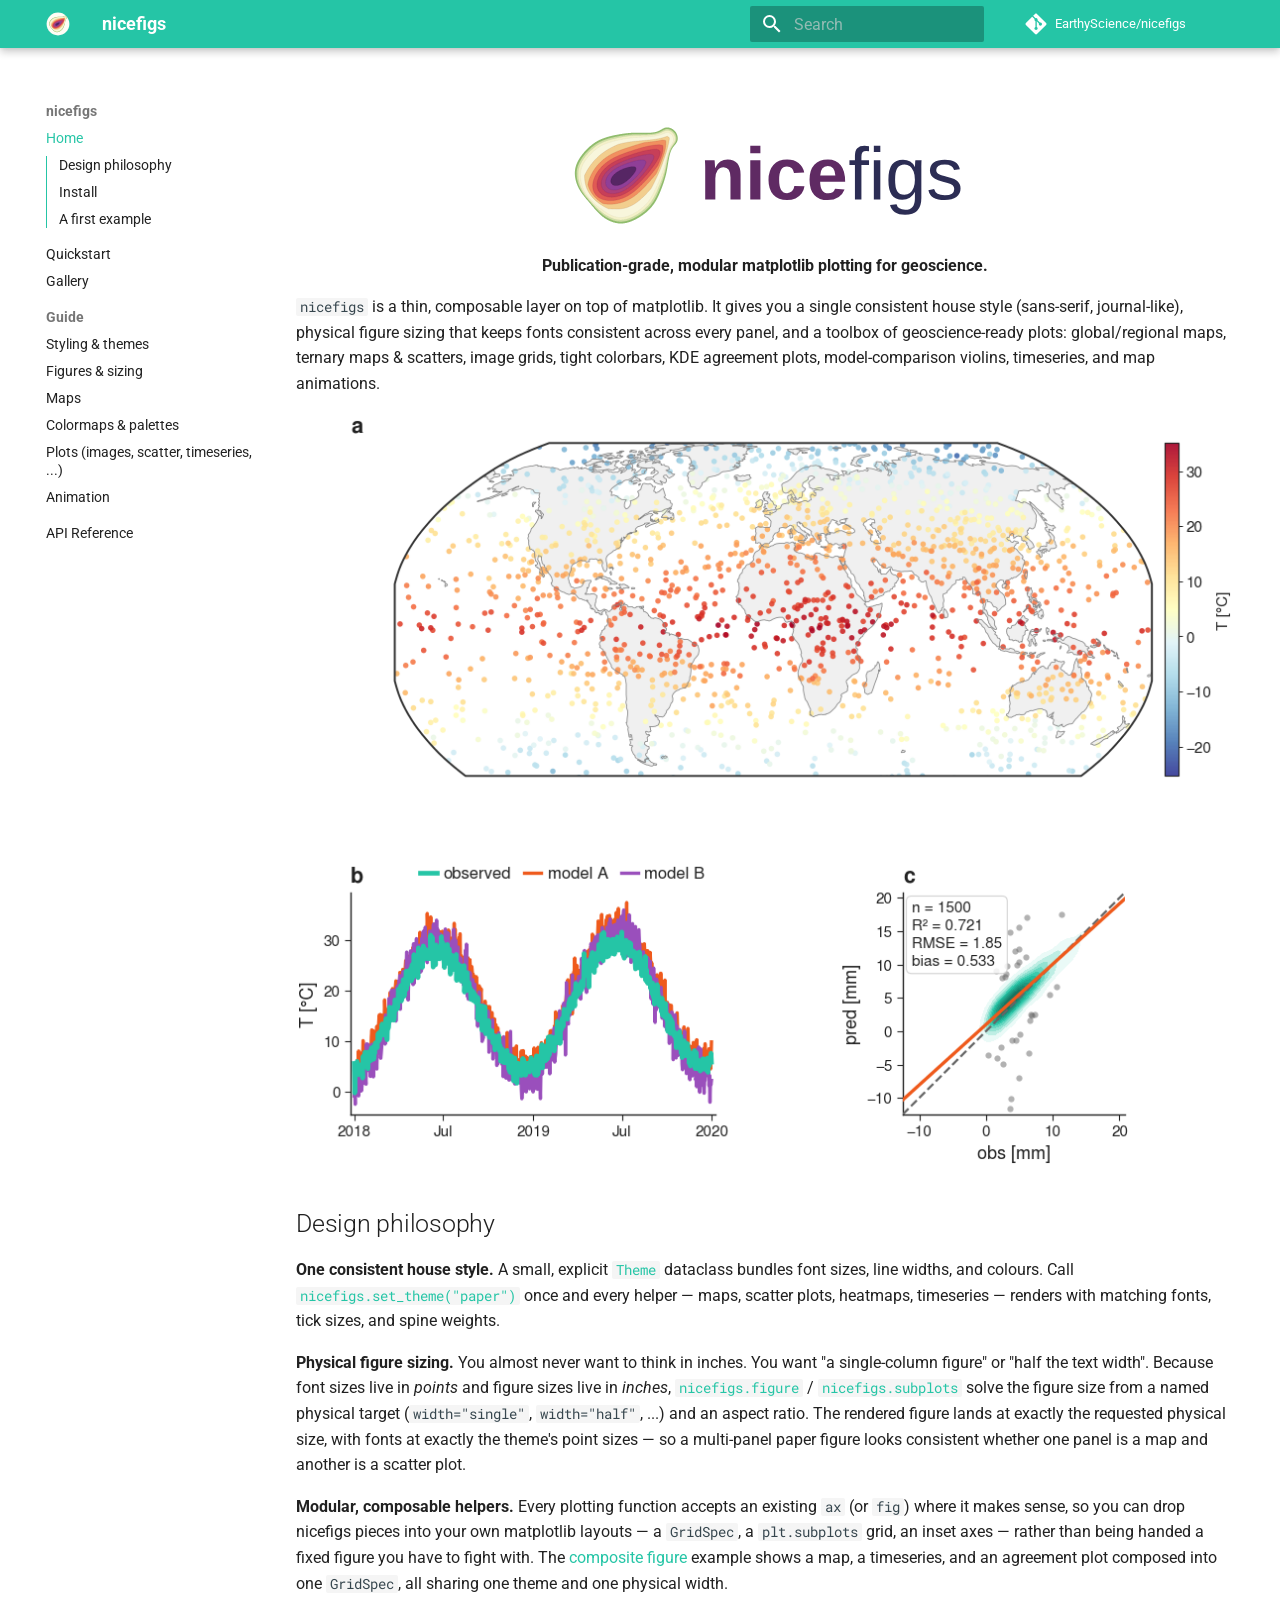
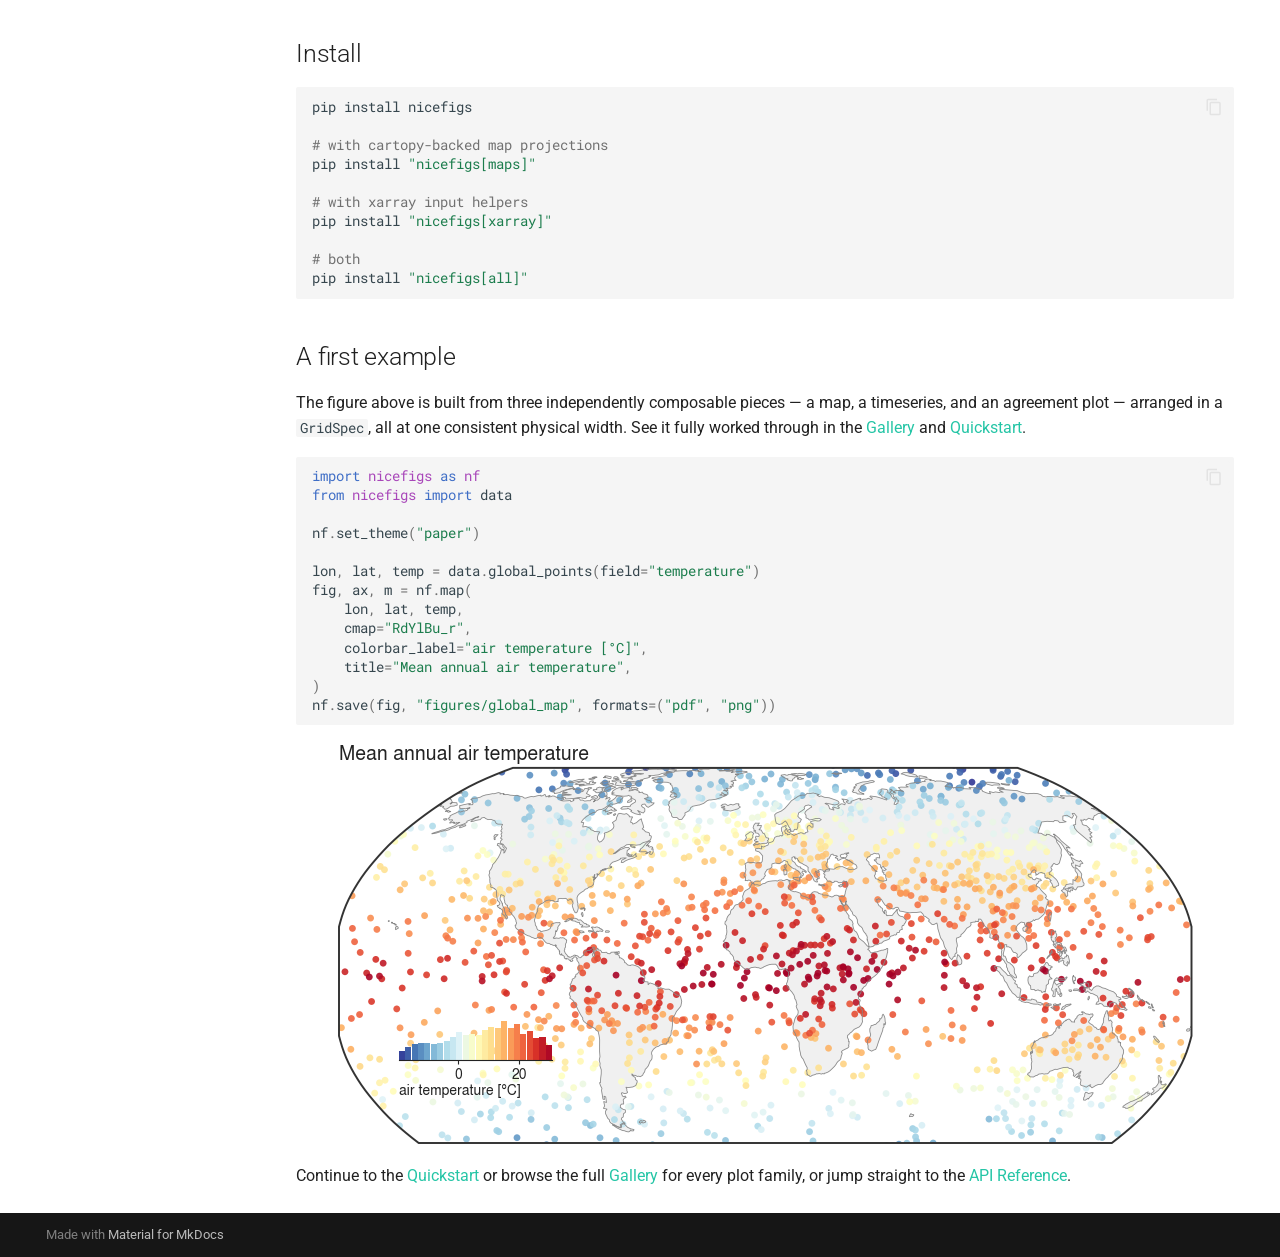
<file: index.html>
<!doctype html>
<html lang="en" class="no-js">
  <head>
    
      <meta charset="utf-8">
      <meta name="viewport" content="width=device-width,initial-scale=1">
      
        <meta name="description" content="Publication-grade, modular matplotlib plotting for geoscience.">
      
      
      
        <link rel="canonical" href="https://earthyscience.github.io/nicefigs/">
      
      
      
        <link rel="next" href="quickstart/">
      
      
        
      
      
      <link rel="icon" href="assets/logo/favicon.png">
      <meta name="generator" content="mkdocs-1.6.1, mkdocs-material-9.8.2">
    
    
      
        <title>Home - nicefigs</title>
      
    
    
      <link rel="stylesheet" href="assets/stylesheets/main.57a0d79d.min.css">
      
        
        <link rel="stylesheet" href="assets/stylesheets/palette.fb2fffe2.min.css">
      
      


    
    
      
    
    
      
        
        
        <link rel="preconnect" href="https://fonts.gstatic.com" crossorigin>
        <link rel="stylesheet" href="https://fonts.googleapis.com/css?family=Roboto:300,300i,400,400i,700,700i%7CRoboto+Mono:400,400i,700,700i&display=fallback">
        <style>:root{--md-text-font:"Roboto";--md-code-font:"Roboto Mono"}</style>
      
    
    
      <link rel="stylesheet" href="assets/_mkdocstrings.css">
    
      <link rel="stylesheet" href="stylesheets/extra.css">
    
    <script>__md_scope=new URL(".",location),__md_hash=e=>[...e].reduce(((e,_)=>(e<<5)-e+_.charCodeAt(0)),0),__md_get=(e,_=localStorage,t=__md_scope)=>JSON.parse(_.getItem(t.pathname+"."+e)),__md_set=(e,_,t=localStorage,a=__md_scope)=>{try{t.setItem(a.pathname+"."+e,JSON.stringify(_))}catch(e){}}</script>
    
      

    
    
  </head>
  
  
    
    
    
    
    
    <body dir="ltr" data-md-color-scheme="default" data-md-color-primary="teal" data-md-color-accent="teal">
  
    
    <input class="md-toggle" data-md-toggle="drawer" type="checkbox" id="__drawer" autocomplete="off">
    <input class="md-toggle" data-md-toggle="search" type="checkbox" id="__search" autocomplete="off">
    <label class="md-overlay" for="__drawer"></label>
    <div data-md-component="skip">
      
        
        <a href="#nicefigs" class="md-skip">
          Skip to content
        </a>
      
    </div>
    <div data-md-component="announce">
      
    </div>
    
    
      

  

<header class="md-header md-header--shadow" data-md-component="header">
  <nav class="md-header__inner md-grid" aria-label="Header">
    <a href="." title="nicefigs" class="md-header__button md-logo" aria-label="nicefigs" data-md-component="logo">
      
  <img src="assets/logo/nicefigs-mark.svg" alt="logo">

    </a>
    <label class="md-header__button md-icon" for="__drawer">
      
      <svg xmlns="http://www.w3.org/2000/svg" viewBox="0 0 24 24"><path d="M3 6h18v2H3zm0 5h18v2H3zm0 5h18v2H3z"/></svg>
    </label>
    <div class="md-header__title" data-md-component="header-title">
      <div class="md-header__ellipsis">
        <div class="md-header__topic">
          <span class="md-ellipsis">
            nicefigs
          </span>
        </div>
        <div class="md-header__topic" data-md-component="header-topic">
          <span class="md-ellipsis">
            
              Home
            
          </span>
        </div>
      </div>
    </div>
    
      
    
    
    
    
      
      
        <label class="md-header__button md-icon" for="__search">
          
          <svg xmlns="http://www.w3.org/2000/svg" viewBox="0 0 24 24"><path d="M9.5 3A6.5 6.5 0 0 1 16 9.5c0 1.61-.59 3.09-1.56 4.23l.27.27h.79l5 5-1.5 1.5-5-5v-.79l-.27-.27A6.52 6.52 0 0 1 9.5 16 6.5 6.5 0 0 1 3 9.5 6.5 6.5 0 0 1 9.5 3m0 2C7 5 5 7 5 9.5S7 14 9.5 14 14 12 14 9.5 12 5 9.5 5"/></svg>
        </label>
        <div class="md-search" data-md-component="search" role="dialog">
  <label class="md-search__overlay" for="__search"></label>
  <div class="md-search__inner" role="search">
    <form class="md-search__form" name="search">
      <input type="text" class="md-search__input" name="query" aria-label="Search" placeholder="Search" autocapitalize="off" autocorrect="off" autocomplete="off" spellcheck="false" data-md-component="search-query" required>
      <label class="md-search__icon md-icon" for="__search">
        
        <svg xmlns="http://www.w3.org/2000/svg" viewBox="0 0 24 24"><path d="M9.5 3A6.5 6.5 0 0 1 16 9.5c0 1.61-.59 3.09-1.56 4.23l.27.27h.79l5 5-1.5 1.5-5-5v-.79l-.27-.27A6.52 6.52 0 0 1 9.5 16 6.5 6.5 0 0 1 3 9.5 6.5 6.5 0 0 1 9.5 3m0 2C7 5 5 7 5 9.5S7 14 9.5 14 14 12 14 9.5 12 5 9.5 5"/></svg>
        
        <svg xmlns="http://www.w3.org/2000/svg" viewBox="0 0 24 24"><path d="M20 11v2H8l5.5 5.5-1.42 1.42L4.16 12l7.92-7.92L13.5 5.5 8 11z"/></svg>
      </label>
      <nav class="md-search__options" aria-label="Search">
        
        <button type="reset" class="md-search__icon md-icon" title="Clear" aria-label="Clear" tabindex="-1">
          
          <svg xmlns="http://www.w3.org/2000/svg" viewBox="0 0 24 24"><path d="M19 6.41 17.59 5 12 10.59 6.41 5 5 6.41 10.59 12 5 17.59 6.41 19 12 13.41 17.59 19 19 17.59 13.41 12z"/></svg>
        </button>
      </nav>
      
    </form>
    <div class="md-search__output">
      <div class="md-search__scrollwrap" tabindex="0" data-md-scrollfix>
        <div class="md-search-result" data-md-component="search-result">
          <div class="md-search-result__meta">
            Initializing search
          </div>
          <ol class="md-search-result__list" role="presentation"></ol>
        </div>
      </div>
    </div>
  </div>
</div>
      
    
    
      <div class="md-header__source">
        <a href="https://github.com/EarthyScience/nicefigs" title="Go to repository" class="md-source" data-md-component="source">
  <div class="md-source__icon md-icon">
    
    <svg xmlns="http://www.w3.org/2000/svg" viewBox="0 0 448 512"><!--! Font Awesome Free 7.1.0 by @fontawesome - https://fontawesome.com License - https://fontawesome.com/license/free (Icons: CC BY 4.0, Fonts: SIL OFL 1.1, Code: MIT License) Copyright 2025 Fonticons, Inc.--><path d="M439.6 236.1 244 40.5c-5.4-5.5-12.8-8.5-20.4-8.5s-15 3-20.4 8.4L162.5 81l51.5 51.5c27.1-9.1 52.7 16.8 43.4 43.7l49.7 49.7c34.2-11.8 61.2 31 35.5 56.7-26.5 26.5-70.2-2.9-56-37.3L240.3 199v121.9c25.3 12.5 22.3 41.8 9.1 55-6.4 6.4-15.2 10.1-24.3 10.1s-17.8-3.6-24.3-10.1c-17.6-17.6-11.1-46.9 11.2-56v-123c-20.8-8.5-24.6-30.7-18.6-45L142.6 101 8.5 235.1C3 240.6 0 247.9 0 255.5s3 15 8.5 20.4l195.6 195.7c5.4 5.4 12.7 8.4 20.4 8.4s15-3 20.4-8.4l194.7-194.7c5.4-5.4 8.4-12.8 8.4-20.4s-3-15-8.4-20.4"/></svg>
  </div>
  <div class="md-source__repository">
    EarthyScience/nicefigs
  </div>
</a>
      </div>
    
  </nav>
  
</header>
    
    <div class="md-container" data-md-component="container">
      
      
        
          
        
      
      <main class="md-main" data-md-component="main">
        <div class="md-main__inner md-grid">
          
            
              
              <div class="md-sidebar md-sidebar--primary" data-md-component="sidebar" data-md-type="navigation" >
                <div class="md-sidebar__scrollwrap">
                  <div class="md-sidebar__inner">
                    



  

<nav class="md-nav md-nav--primary md-nav--integrated" aria-label="Navigation" data-md-level="0">
  <label class="md-nav__title" for="__drawer">
    <a href="." title="nicefigs" class="md-nav__button md-logo" aria-label="nicefigs" data-md-component="logo">
      
  <img src="assets/logo/nicefigs-mark.svg" alt="logo">

    </a>
    nicefigs
  </label>
  
    <div class="md-nav__source">
      <a href="https://github.com/EarthyScience/nicefigs" title="Go to repository" class="md-source" data-md-component="source">
  <div class="md-source__icon md-icon">
    
    <svg xmlns="http://www.w3.org/2000/svg" viewBox="0 0 448 512"><!--! Font Awesome Free 7.1.0 by @fontawesome - https://fontawesome.com License - https://fontawesome.com/license/free (Icons: CC BY 4.0, Fonts: SIL OFL 1.1, Code: MIT License) Copyright 2025 Fonticons, Inc.--><path d="M439.6 236.1 244 40.5c-5.4-5.5-12.8-8.5-20.4-8.5s-15 3-20.4 8.4L162.5 81l51.5 51.5c27.1-9.1 52.7 16.8 43.4 43.7l49.7 49.7c34.2-11.8 61.2 31 35.5 56.7-26.5 26.5-70.2-2.9-56-37.3L240.3 199v121.9c25.3 12.5 22.3 41.8 9.1 55-6.4 6.4-15.2 10.1-24.3 10.1s-17.8-3.6-24.3-10.1c-17.6-17.6-11.1-46.9 11.2-56v-123c-20.8-8.5-24.6-30.7-18.6-45L142.6 101 8.5 235.1C3 240.6 0 247.9 0 255.5s3 15 8.5 20.4l195.6 195.7c5.4 5.4 12.7 8.4 20.4 8.4s15-3 20.4-8.4l194.7-194.7c5.4-5.4 8.4-12.8 8.4-20.4s-3-15-8.4-20.4"/></svg>
  </div>
  <div class="md-source__repository">
    EarthyScience/nicefigs
  </div>
</a>
    </div>
  
  <ul class="md-nav__list" data-md-scrollfix>
    
      
      
  
  
    
  
  
  
    <li class="md-nav__item md-nav__item--active">
      
      <input class="md-nav__toggle md-toggle" type="checkbox" id="__toc">
      
      
        
      
      
        <label class="md-nav__link md-nav__link--active" for="__toc">
          
  
  
  <span class="md-ellipsis">
    
  
    Home
  

    
  </span>
  
  

          <span class="md-nav__icon md-icon"></span>
        </label>
      
      <a href="." class="md-nav__link md-nav__link--active">
        
  
  
  <span class="md-ellipsis">
    
  
    Home
  

    
  </span>
  
  

      </a>
      
        

<nav class="md-nav md-nav--secondary" aria-label="Table of contents">
  
  
  
    
  
  
    <label class="md-nav__title" for="__toc">
      <span class="md-nav__icon md-icon"></span>
      Table of contents
    </label>
    <ul class="md-nav__list" data-md-component="toc" data-md-scrollfix>
      
        <li class="md-nav__item">
  <a href="#design-philosophy" class="md-nav__link">
    <span class="md-ellipsis">
      
        Design philosophy
      
    </span>
  </a>
  
</li>
      
        <li class="md-nav__item">
  <a href="#install" class="md-nav__link">
    <span class="md-ellipsis">
      
        Install
      
    </span>
  </a>
  
</li>
      
        <li class="md-nav__item">
  <a href="#a-first-example" class="md-nav__link">
    <span class="md-ellipsis">
      
        A first example
      
    </span>
  </a>
  
</li>
      
    </ul>
  
</nav>
      
    </li>
  

    
      
      
  
  
  
  
    <li class="md-nav__item">
      <a href="quickstart/" class="md-nav__link">
        
  
  
  <span class="md-ellipsis">
    
  
    Quickstart
  

    
  </span>
  
  

      </a>
    </li>
  

    
      
      
  
  
  
  
    <li class="md-nav__item">
      <a href="gallery/" class="md-nav__link">
        
  
  
  <span class="md-ellipsis">
    
  
    Gallery
  

    
  </span>
  
  

      </a>
    </li>
  

    
      
      
  
  
  
  
    
    
    
    
      
        
        
      
    
    
    <li class="md-nav__item md-nav__item--section md-nav__item--nested">
      
        
        
        <input class="md-nav__toggle md-toggle " type="checkbox" id="__nav_4" >
        
          
          <label class="md-nav__link" for="__nav_4" id="__nav_4_label" tabindex="">
            
  
  
  <span class="md-ellipsis">
    
  
    Guide
  

    
  </span>
  
  

            <span class="md-nav__icon md-icon"></span>
          </label>
        
        <nav class="md-nav" data-md-level="1" aria-labelledby="__nav_4_label" aria-expanded="false">
          <label class="md-nav__title" for="__nav_4">
            <span class="md-nav__icon md-icon"></span>
            
  
    Guide
  

          </label>
          <ul class="md-nav__list" data-md-scrollfix>
            
              
                
  
  
  
  
    <li class="md-nav__item">
      <a href="guide/styling/" class="md-nav__link">
        
  
  
  <span class="md-ellipsis">
    
  
    Styling & themes
  

    
  </span>
  
  

      </a>
    </li>
  

              
            
              
                
  
  
  
  
    <li class="md-nav__item">
      <a href="guide/figures/" class="md-nav__link">
        
  
  
  <span class="md-ellipsis">
    
  
    Figures & sizing
  

    
  </span>
  
  

      </a>
    </li>
  

              
            
              
                
  
  
  
  
    <li class="md-nav__item">
      <a href="guide/maps/" class="md-nav__link">
        
  
  
  <span class="md-ellipsis">
    
  
    Maps
  

    
  </span>
  
  

      </a>
    </li>
  

              
            
              
                
  
  
  
  
    <li class="md-nav__item">
      <a href="guide/colormaps/" class="md-nav__link">
        
  
  
  <span class="md-ellipsis">
    
  
    Colormaps & palettes
  

    
  </span>
  
  

      </a>
    </li>
  

              
            
              
                
  
  
  
  
    <li class="md-nav__item">
      <a href="guide/plots/" class="md-nav__link">
        
  
  
  <span class="md-ellipsis">
    
  
    Plots (images, scatter, timeseries, ...)
  

    
  </span>
  
  

      </a>
    </li>
  

              
            
              
                
  
  
  
  
    <li class="md-nav__item">
      <a href="guide/animation/" class="md-nav__link">
        
  
  
  <span class="md-ellipsis">
    
  
    Animation
  

    
  </span>
  
  

      </a>
    </li>
  

              
            
          </ul>
        </nav>
      
    </li>
  

    
      
      
  
  
  
  
    <li class="md-nav__item">
      <a href="api/" class="md-nav__link">
        
  
  
  <span class="md-ellipsis">
    
  
    API Reference
  

    
  </span>
  
  

      </a>
    </li>
  

    
  </ul>
</nav>
                  </div>
                </div>
              </div>
            
            
          
          
            <div class="md-content" data-md-component="content">
              
              <article class="md-content__inner md-typeset">
                
                  


  
  


<h1 class="visually-hidden" id="nicefigs">nicefigs<a class="headerlink" href="#nicefigs" title="Permanent link">&para;</a></h1>
<p><img alt="nicefigs" src="assets/logo/nicefigs-lockup-light.svg" width="400" /></p>
<p align="center"><b>Publication-grade, modular matplotlib plotting for geoscience.</b></p>

<p><code>nicefigs</code> is a thin, composable layer on top of matplotlib. It gives you a
single consistent house style (sans-serif, journal-like), physical
figure sizing that keeps fonts consistent across every panel, and a toolbox of
geoscience-ready plots: global/regional maps, ternary maps &amp; scatters, image
grids, tight colorbars, KDE agreement plots, model-comparison violins,
timeseries, and map animations.</p>
<p><img alt="Composite figure" src="assets/23_composite_figure.png" /></p>
<h2 id="design-philosophy">Design philosophy<a class="headerlink" href="#design-philosophy" title="Permanent link">&para;</a></h2>
<p><strong>One consistent house style.</strong> A small, explicit <a class="autorefs autorefs-internal" title="Theme


  
      dataclass
  " href="api/#nicefigs.style.Theme"><code>Theme</code></a>
dataclass bundles font sizes, line widths, and colours. Call
<a class="autorefs autorefs-internal" title="set_theme" href="api/#nicefigs.style.set_theme"><code>nicefigs.set_theme("paper")</code></a> once and every helper —
maps, scatter plots, heatmaps, timeseries — renders with matching fonts,
tick sizes, and spine weights.</p>
<p><strong>Physical figure sizing.</strong> You almost never want to think in inches. You
want "a single-column figure" or "half the text width". Because
font sizes live in <em>points</em> and figure sizes live in <em>inches</em>,
<a class="autorefs autorefs-internal" title="figure" href="api/#nicefigs.figure"><code>nicefigs.figure</code></a> / <a class="autorefs autorefs-internal" title="subplots" href="api/#nicefigs.figure.subplots"><code>nicefigs.subplots</code></a>
solve the figure size from a named physical target (<code>width="single"</code>,
<code>width="half"</code>, ...) and an aspect ratio. The rendered figure lands at
exactly the requested physical size, with fonts at exactly the theme's point
sizes — so a multi-panel paper figure looks consistent whether one panel is a
map and another is a scatter plot.</p>
<p><strong>Modular, composable helpers.</strong> Every plotting function accepts an existing
<code>ax</code> (or <code>fig</code>) where it makes sense, so you can drop nicefigs pieces into
your own matplotlib layouts — a <code>GridSpec</code>, a <code>plt.subplots</code> grid, an inset
axes — rather than being handed a fixed figure you have to fight with. The
<a href="gallery/#composite">composite figure</a> example shows a map, a timeseries,
and an agreement plot composed into one <code>GridSpec</code>, all sharing one theme and
one physical width.</p>
<h2 id="install">Install<a class="headerlink" href="#install" title="Permanent link">&para;</a></h2>
<div class="highlight"><pre><span></span><code><a id="__codelineno-0-1" name="__codelineno-0-1" href="#__codelineno-0-1"></a>pip<span class="w"> </span>install<span class="w"> </span>nicefigs
<a id="__codelineno-0-2" name="__codelineno-0-2" href="#__codelineno-0-2"></a>
<a id="__codelineno-0-3" name="__codelineno-0-3" href="#__codelineno-0-3"></a><span class="c1"># with cartopy-backed map projections</span>
<a id="__codelineno-0-4" name="__codelineno-0-4" href="#__codelineno-0-4"></a>pip<span class="w"> </span>install<span class="w"> </span><span class="s2">"nicefigs[maps]"</span>
<a id="__codelineno-0-5" name="__codelineno-0-5" href="#__codelineno-0-5"></a>
<a id="__codelineno-0-6" name="__codelineno-0-6" href="#__codelineno-0-6"></a><span class="c1"># with xarray input helpers</span>
<a id="__codelineno-0-7" name="__codelineno-0-7" href="#__codelineno-0-7"></a>pip<span class="w"> </span>install<span class="w"> </span><span class="s2">"nicefigs[xarray]"</span>
<a id="__codelineno-0-8" name="__codelineno-0-8" href="#__codelineno-0-8"></a>
<a id="__codelineno-0-9" name="__codelineno-0-9" href="#__codelineno-0-9"></a><span class="c1"># both</span>
<a id="__codelineno-0-10" name="__codelineno-0-10" href="#__codelineno-0-10"></a>pip<span class="w"> </span>install<span class="w"> </span><span class="s2">"nicefigs[all]"</span>
</code></pre></div>
<h2 id="a-first-example">A first example<a class="headerlink" href="#a-first-example" title="Permanent link">&para;</a></h2>
<p>The figure above is built from three independently composable pieces —
a map, a timeseries, and an agreement plot — arranged in a <code>GridSpec</code>, all at
one consistent physical width. See it fully worked through in the
<a href="gallery/#composite">Gallery</a> and <a href="quickstart/">Quickstart</a>.</p>
<div class="highlight"><pre><span></span><code><a id="__codelineno-1-1" name="__codelineno-1-1" href="#__codelineno-1-1"></a><span class="kn">import</span><span class="w"> </span><span class="nn">nicefigs</span><span class="w"> </span><span class="k">as</span><span class="w"> </span><span class="nn">nf</span>
<a id="__codelineno-1-2" name="__codelineno-1-2" href="#__codelineno-1-2"></a><span class="kn">from</span><span class="w"> </span><span class="nn">nicefigs</span><span class="w"> </span><span class="kn">import</span> <span class="n">data</span>
<a id="__codelineno-1-3" name="__codelineno-1-3" href="#__codelineno-1-3"></a>
<a id="__codelineno-1-4" name="__codelineno-1-4" href="#__codelineno-1-4"></a><span class="n">nf</span><span class="o">.</span><span class="n">set_theme</span><span class="p">(</span><span class="s2">"paper"</span><span class="p">)</span>
<a id="__codelineno-1-5" name="__codelineno-1-5" href="#__codelineno-1-5"></a>
<a id="__codelineno-1-6" name="__codelineno-1-6" href="#__codelineno-1-6"></a><span class="n">lon</span><span class="p">,</span> <span class="n">lat</span><span class="p">,</span> <span class="n">temp</span> <span class="o">=</span> <span class="n">data</span><span class="o">.</span><span class="n">global_points</span><span class="p">(</span><span class="n">field</span><span class="o">=</span><span class="s2">"temperature"</span><span class="p">)</span>
<a id="__codelineno-1-7" name="__codelineno-1-7" href="#__codelineno-1-7"></a><span class="n">fig</span><span class="p">,</span> <span class="n">ax</span><span class="p">,</span> <span class="n">m</span> <span class="o">=</span> <span class="n">nf</span><span class="o">.</span><span class="n">map</span><span class="p">(</span>
<a id="__codelineno-1-8" name="__codelineno-1-8" href="#__codelineno-1-8"></a>    <span class="n">lon</span><span class="p">,</span> <span class="n">lat</span><span class="p">,</span> <span class="n">temp</span><span class="p">,</span>
<a id="__codelineno-1-9" name="__codelineno-1-9" href="#__codelineno-1-9"></a>    <span class="n">cmap</span><span class="o">=</span><span class="s2">"RdYlBu_r"</span><span class="p">,</span>
<a id="__codelineno-1-10" name="__codelineno-1-10" href="#__codelineno-1-10"></a>    <span class="n">colorbar_label</span><span class="o">=</span><span class="s2">"air temperature [°C]"</span><span class="p">,</span>
<a id="__codelineno-1-11" name="__codelineno-1-11" href="#__codelineno-1-11"></a>    <span class="n">title</span><span class="o">=</span><span class="s2">"Mean annual air temperature"</span><span class="p">,</span>
<a id="__codelineno-1-12" name="__codelineno-1-12" href="#__codelineno-1-12"></a><span class="p">)</span>
<a id="__codelineno-1-13" name="__codelineno-1-13" href="#__codelineno-1-13"></a><span class="n">nf</span><span class="o">.</span><span class="n">save</span><span class="p">(</span><span class="n">fig</span><span class="p">,</span> <span class="s2">"figures/global_map"</span><span class="p">,</span> <span class="n">formats</span><span class="o">=</span><span class="p">(</span><span class="s2">"pdf"</span><span class="p">,</span> <span class="s2">"png"</span><span class="p">))</span>
</code></pre></div>
<p><img alt="Global map" src="gallery/01_global_map.png" /></p>
<p>Continue to the <a href="quickstart/">Quickstart</a> or browse the full
<a href="gallery/">Gallery</a> for every plot family, or jump straight to the
<a href="api/">API Reference</a>.</p>







  
  






                
              </article>
            </div>
          
          
<script>var target=document.getElementById(location.hash.slice(1));target&&target.name&&(target.checked=target.name.startsWith("__tabbed_"))</script>
        </div>
        
          <button type="button" class="md-top md-icon" data-md-component="top" hidden>
  
  <svg xmlns="http://www.w3.org/2000/svg" viewBox="0 0 24 24"><path d="M13 20h-2V8l-5.5 5.5-1.42-1.42L12 4.16l7.92 7.92-1.42 1.42L13 8z"/></svg>
  Back to top
</button>
        
      </main>
      
        <footer class="md-footer">
  
  <div class="md-footer-meta md-typeset">
    <div class="md-footer-meta__inner md-grid">
      <div class="md-copyright">
  
  
    Made with
    <a href="https://squidfunk.github.io/mkdocs-material/" target="_blank" rel="noopener">
      Material for MkDocs
    </a>
  
</div>
      
    </div>
  </div>
</footer>
      
    </div>
    <div class="md-dialog" data-md-component="dialog">
      <div class="md-dialog__inner md-typeset"></div>
    </div>
    
    
    
      
      
      <script id="__config" type="application/json">{"annotate": null, "base": ".", "features": ["navigation.sections", "navigation.top", "content.code.copy", "toc.integrate"], "search": "assets/javascripts/workers/search.a7633da7.min.js", "tags": null, "translations": {"clipboard.copied": "Copied to clipboard", "clipboard.copy": "Copy to clipboard", "search.result.more.one": "1 more on this page", "search.result.more.other": "# more on this page", "search.result.none": "No matching documents", "search.result.one": "1 matching document", "search.result.other": "# matching documents", "search.result.placeholder": "Type to start searching", "search.result.term.missing": "Missing", "select.version": "Select version"}, "version": null}</script>
    
    
      <script src="assets/javascripts/bundle.a5f9d56c.min.js"></script>
      
    
  </body>
</html>
</file>
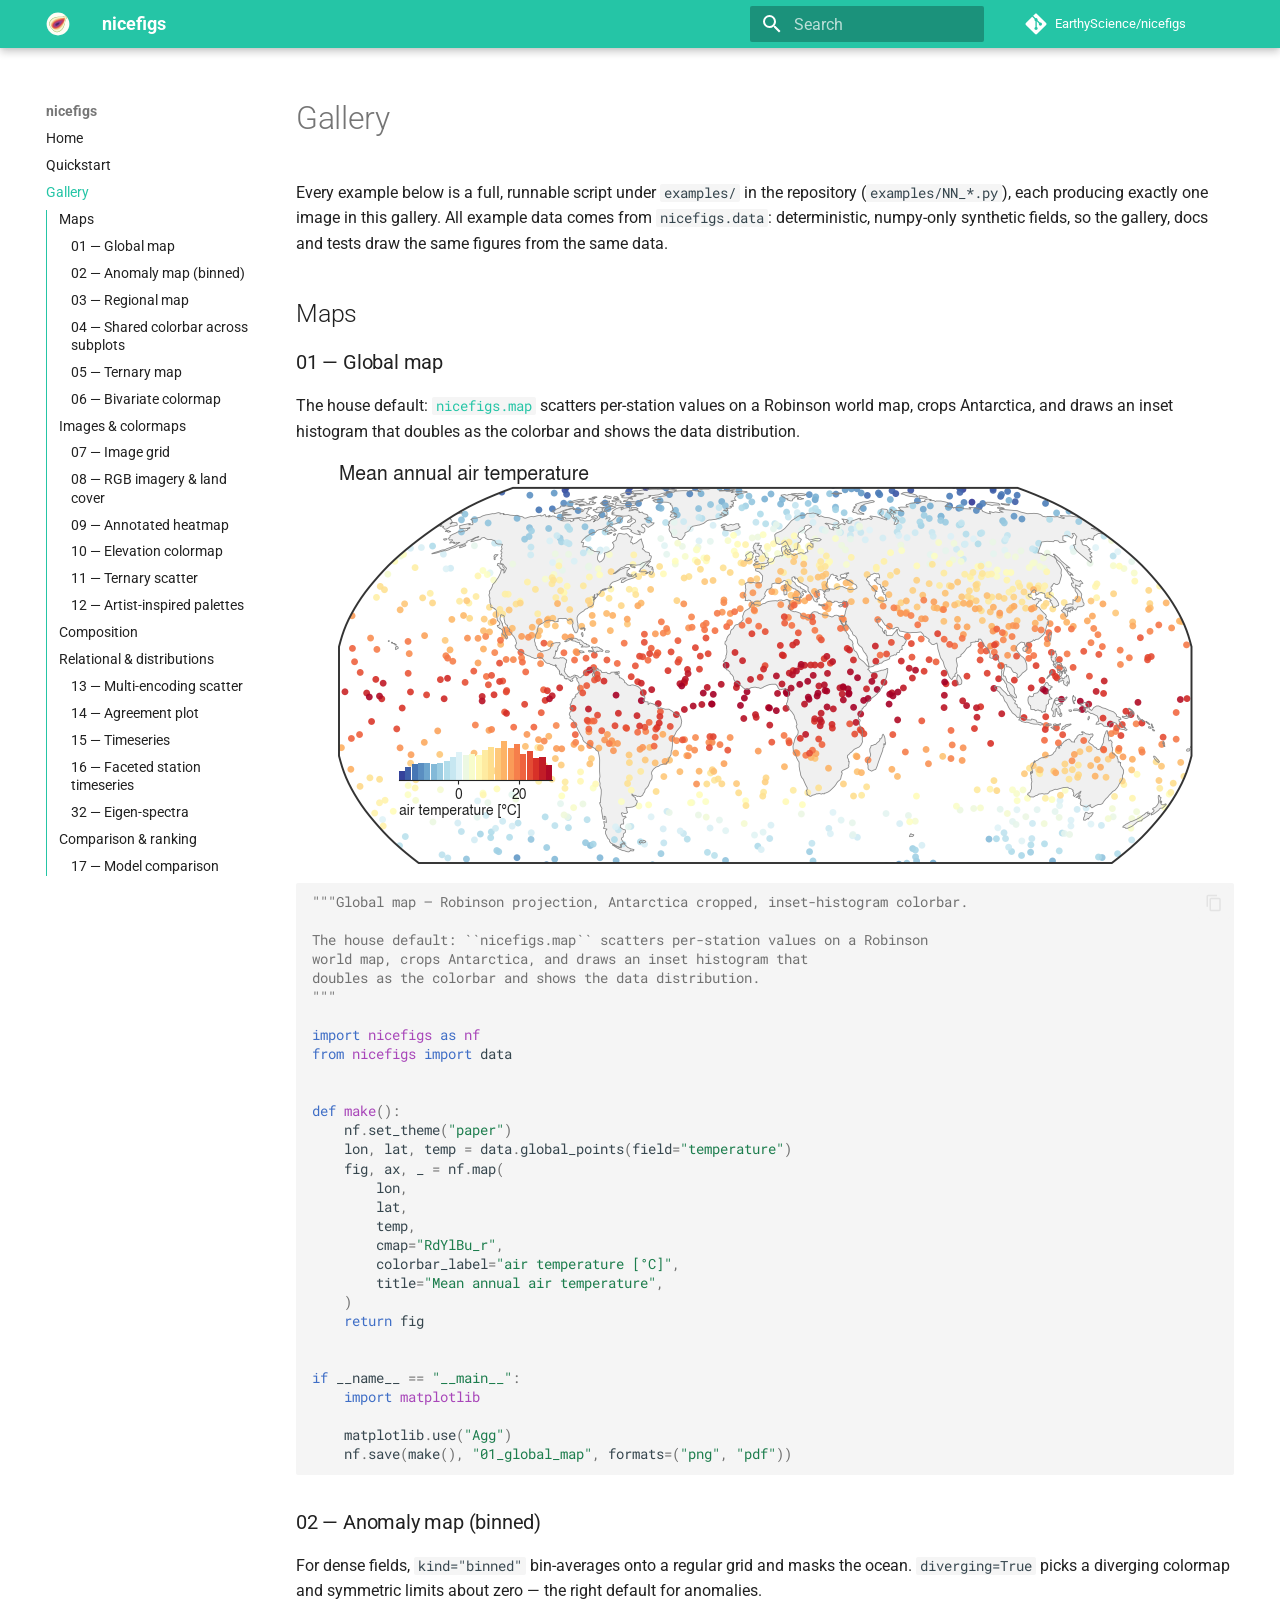
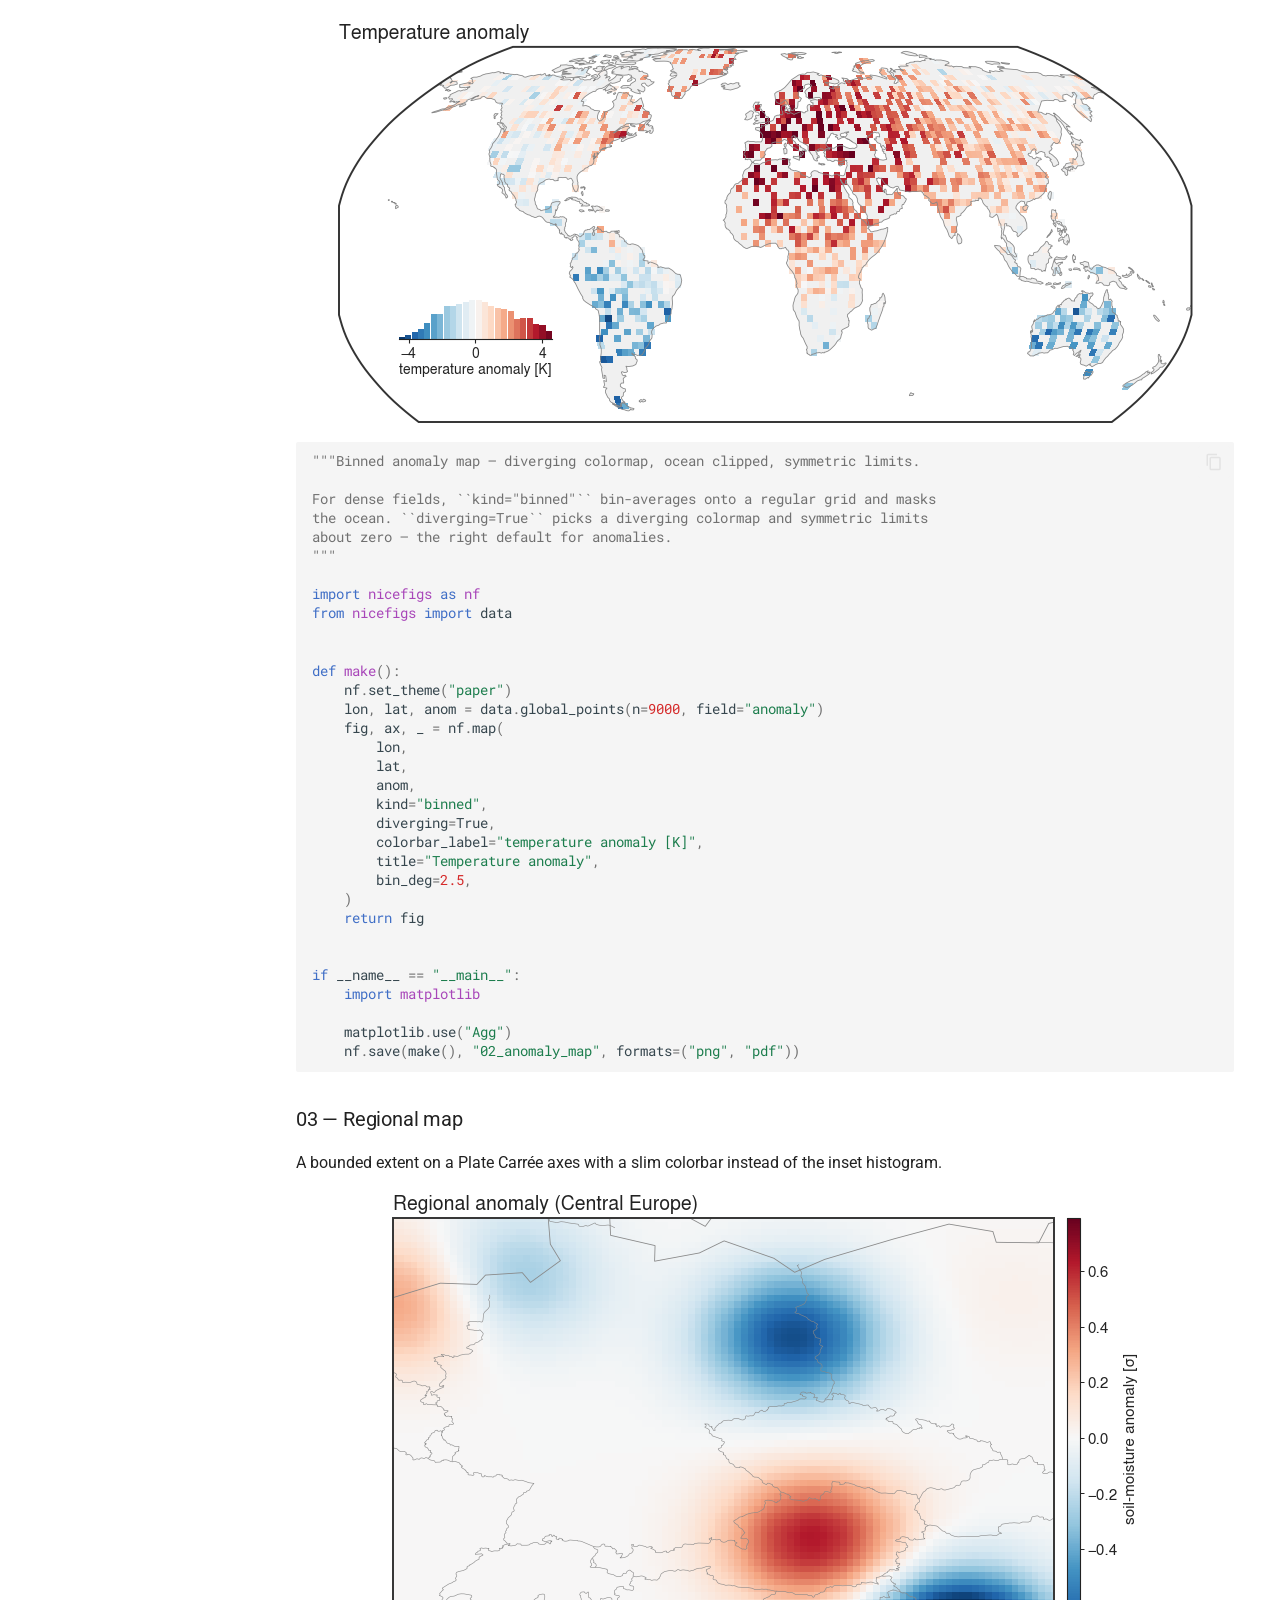
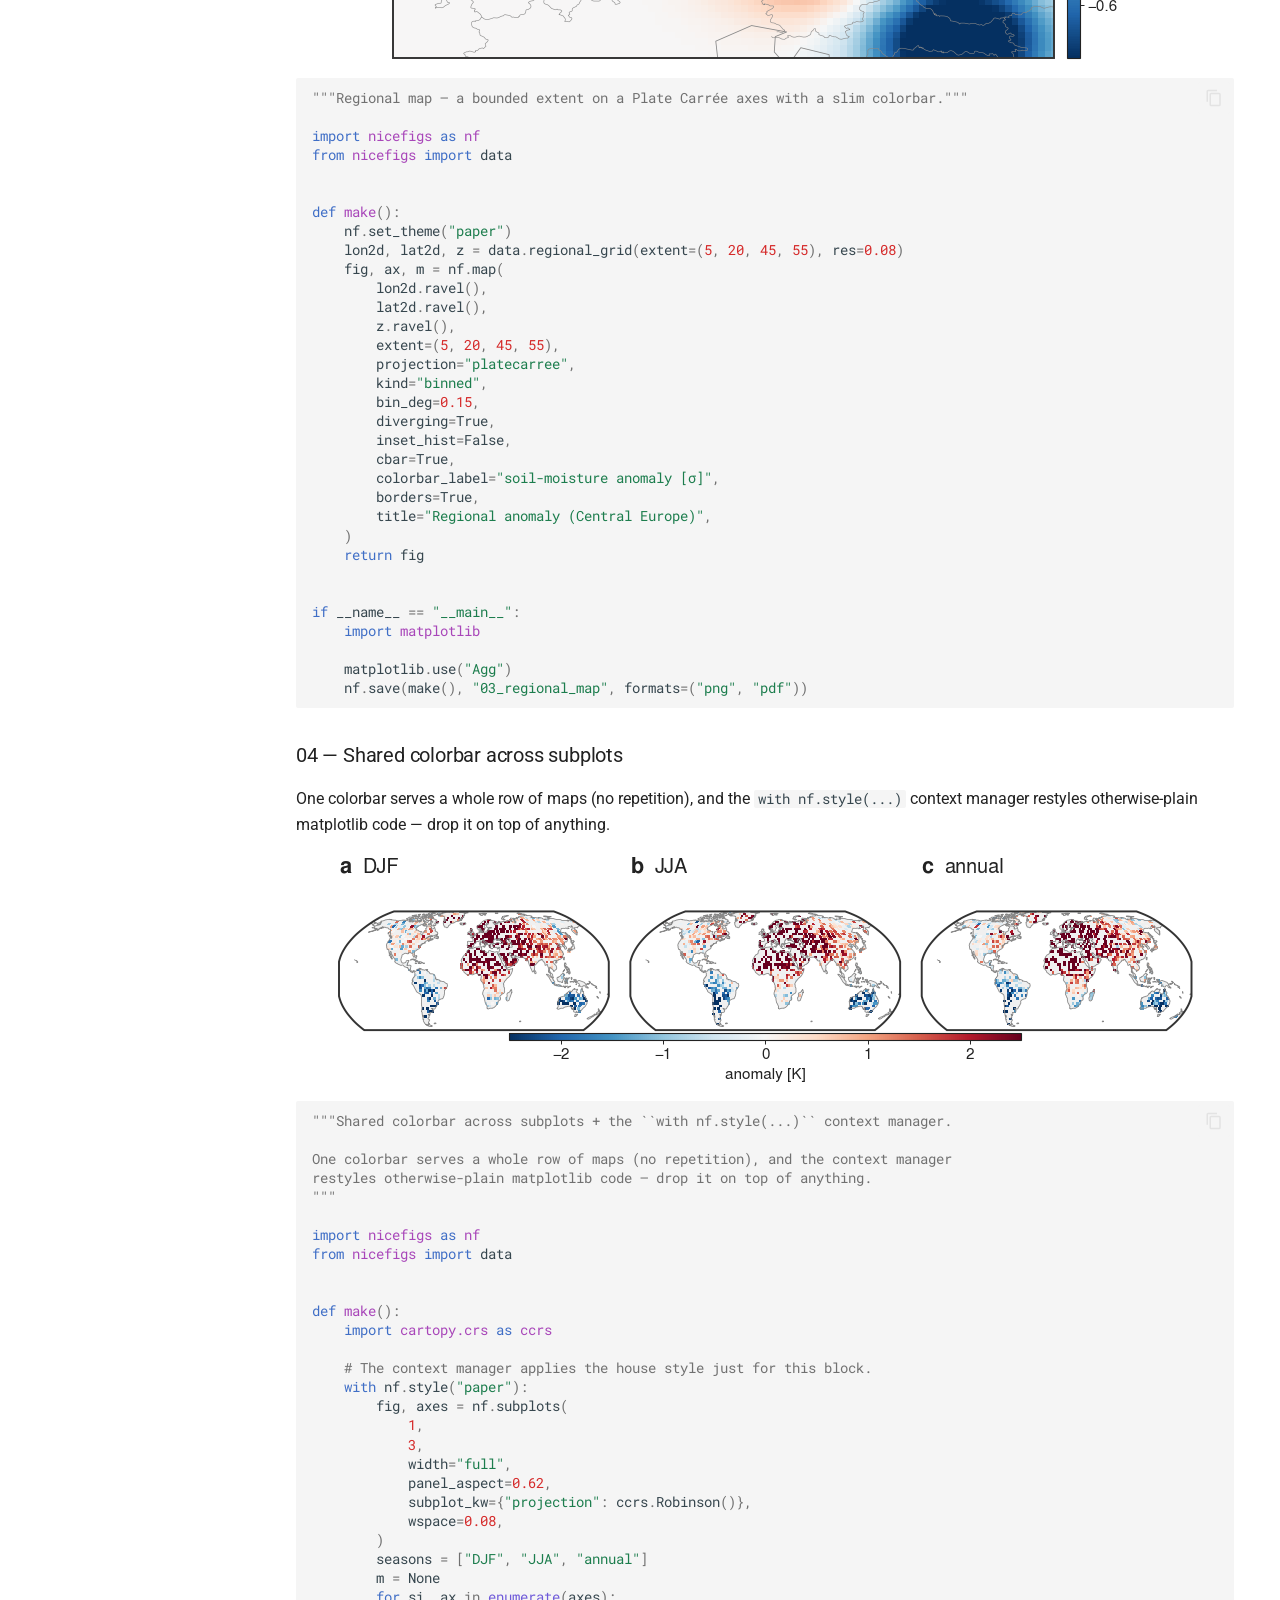
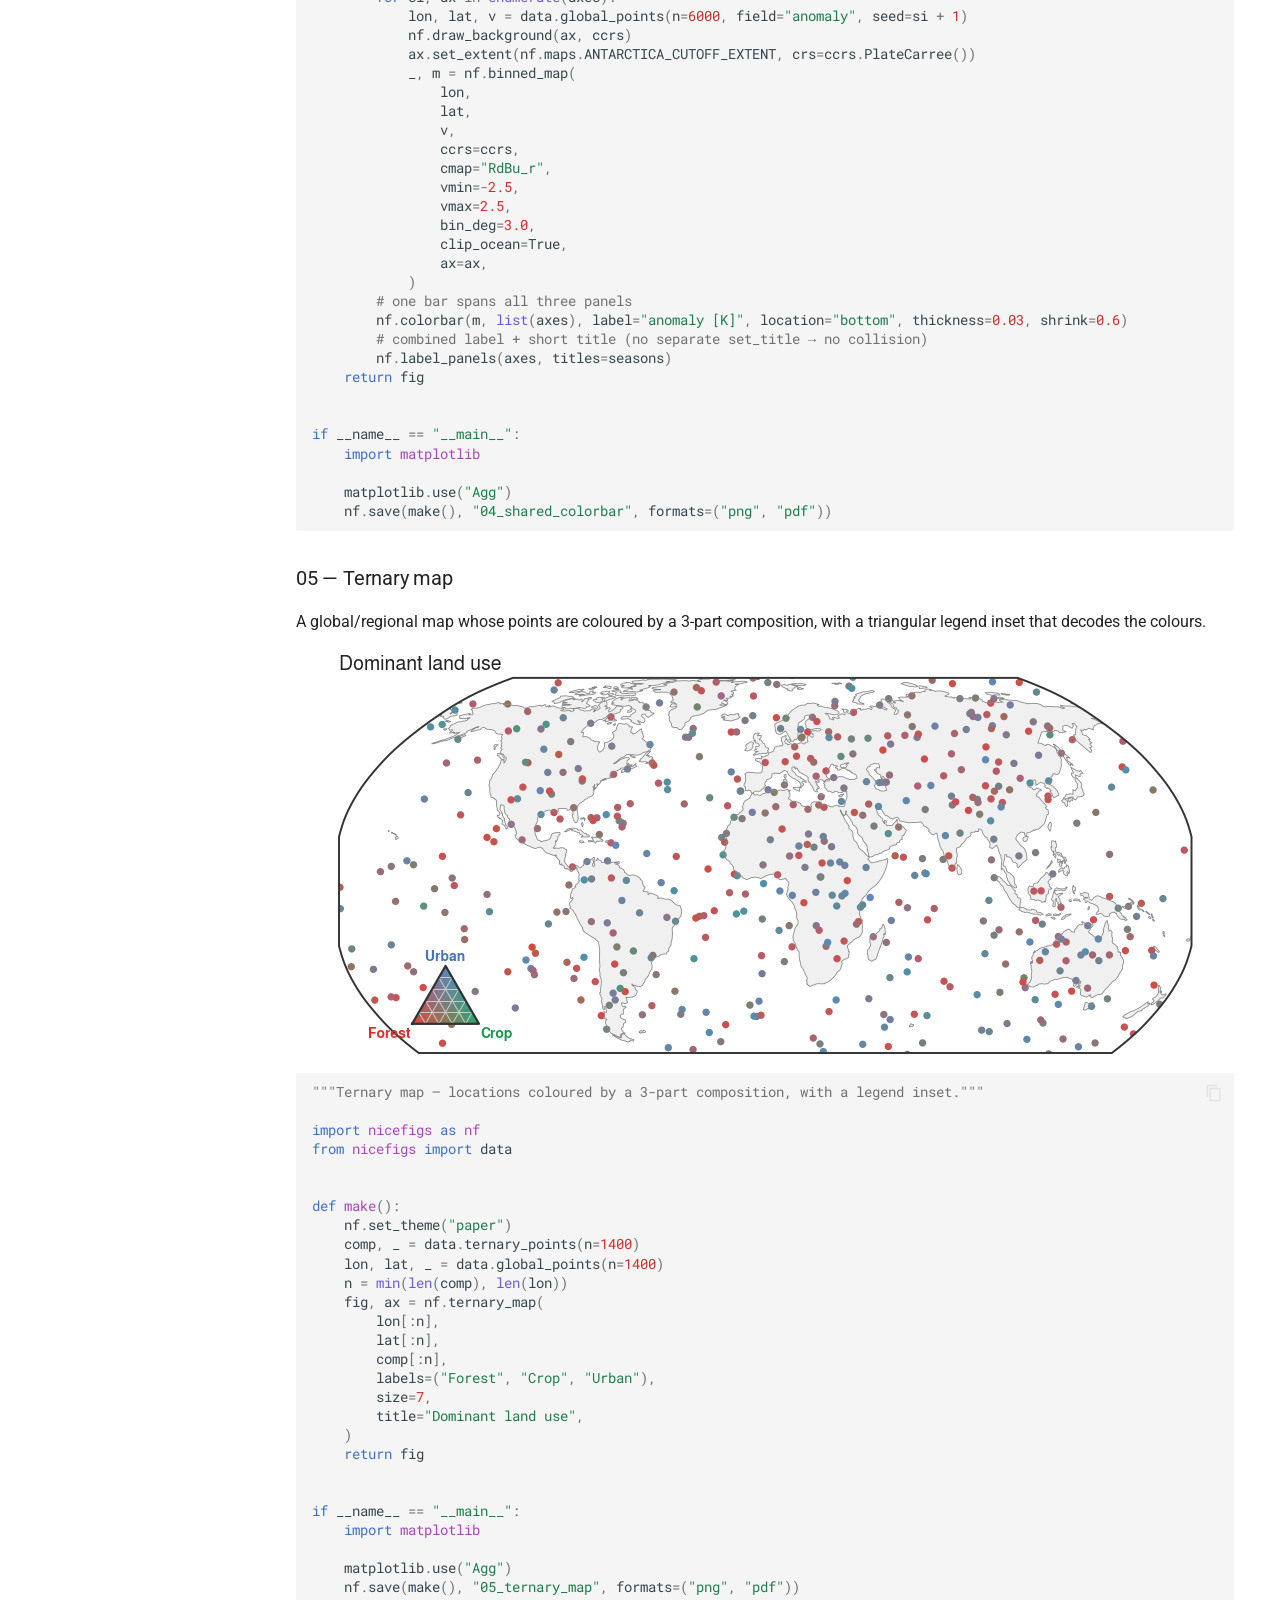
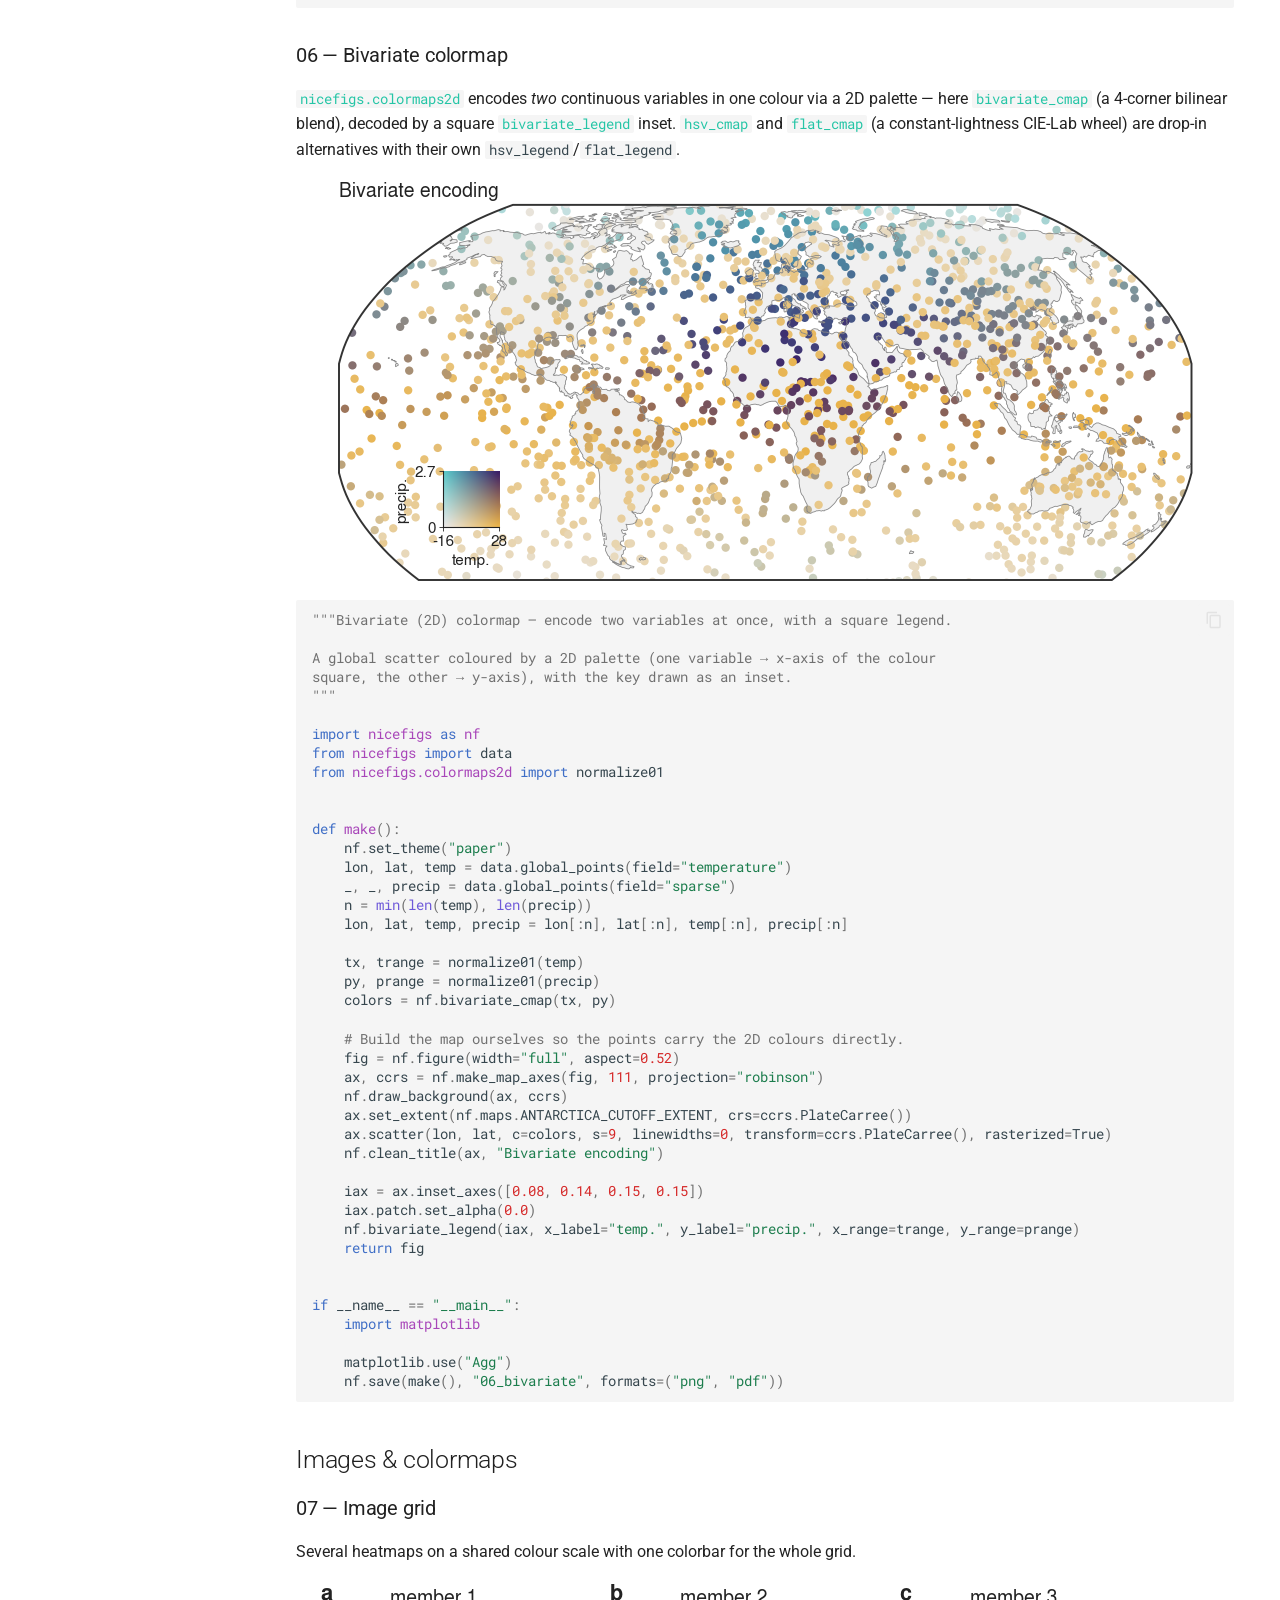
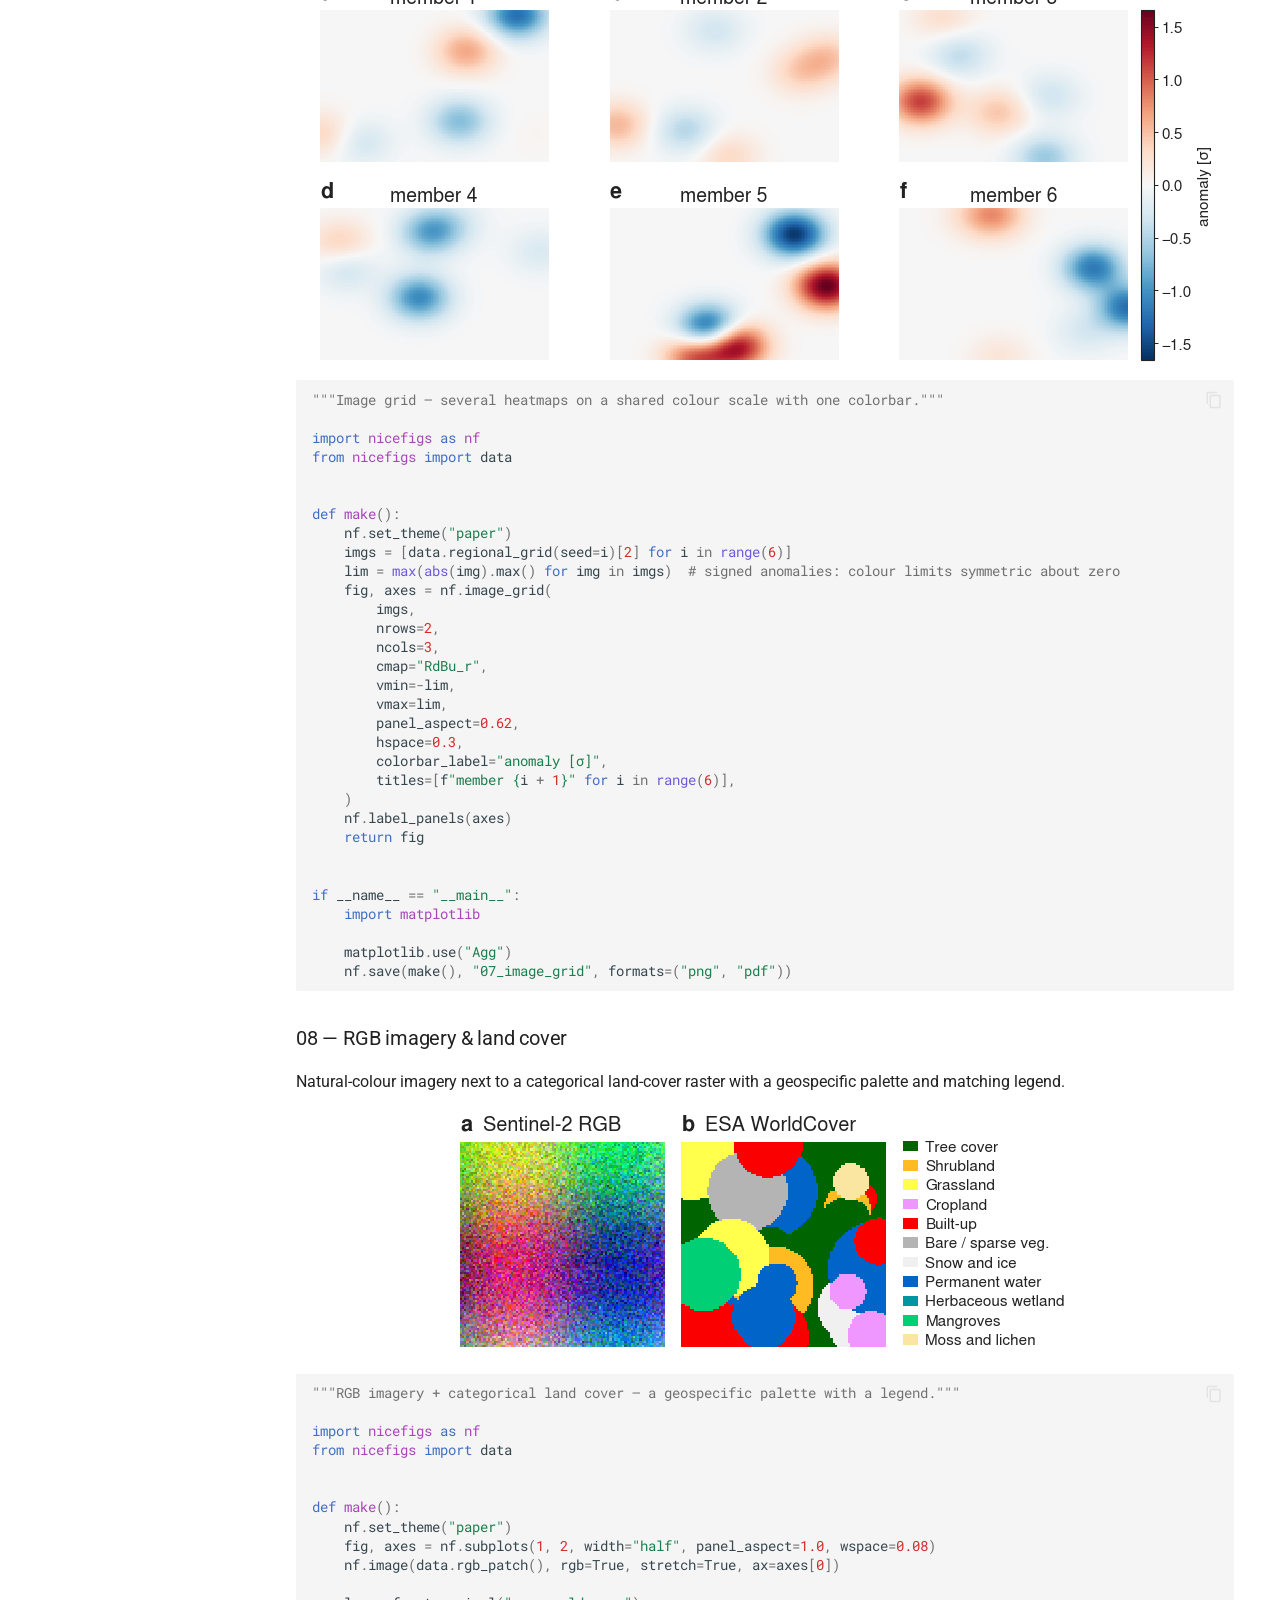
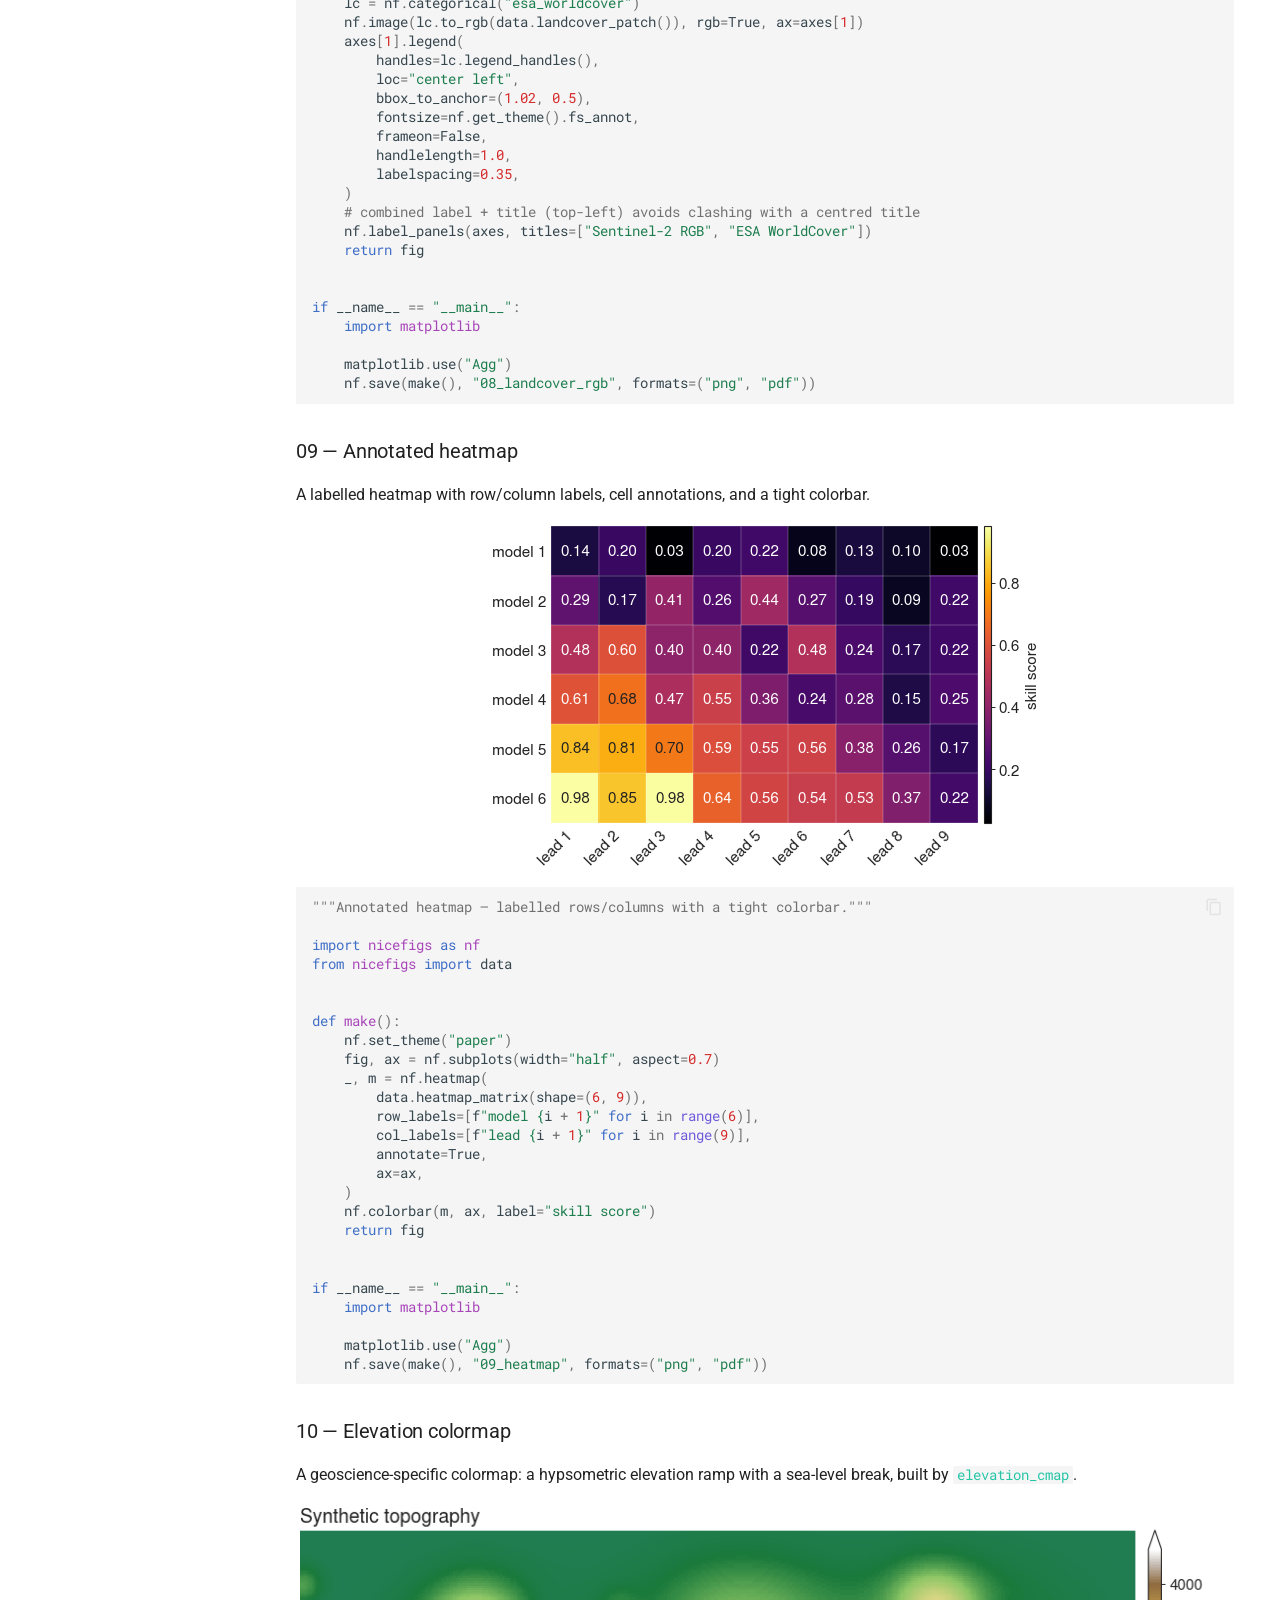
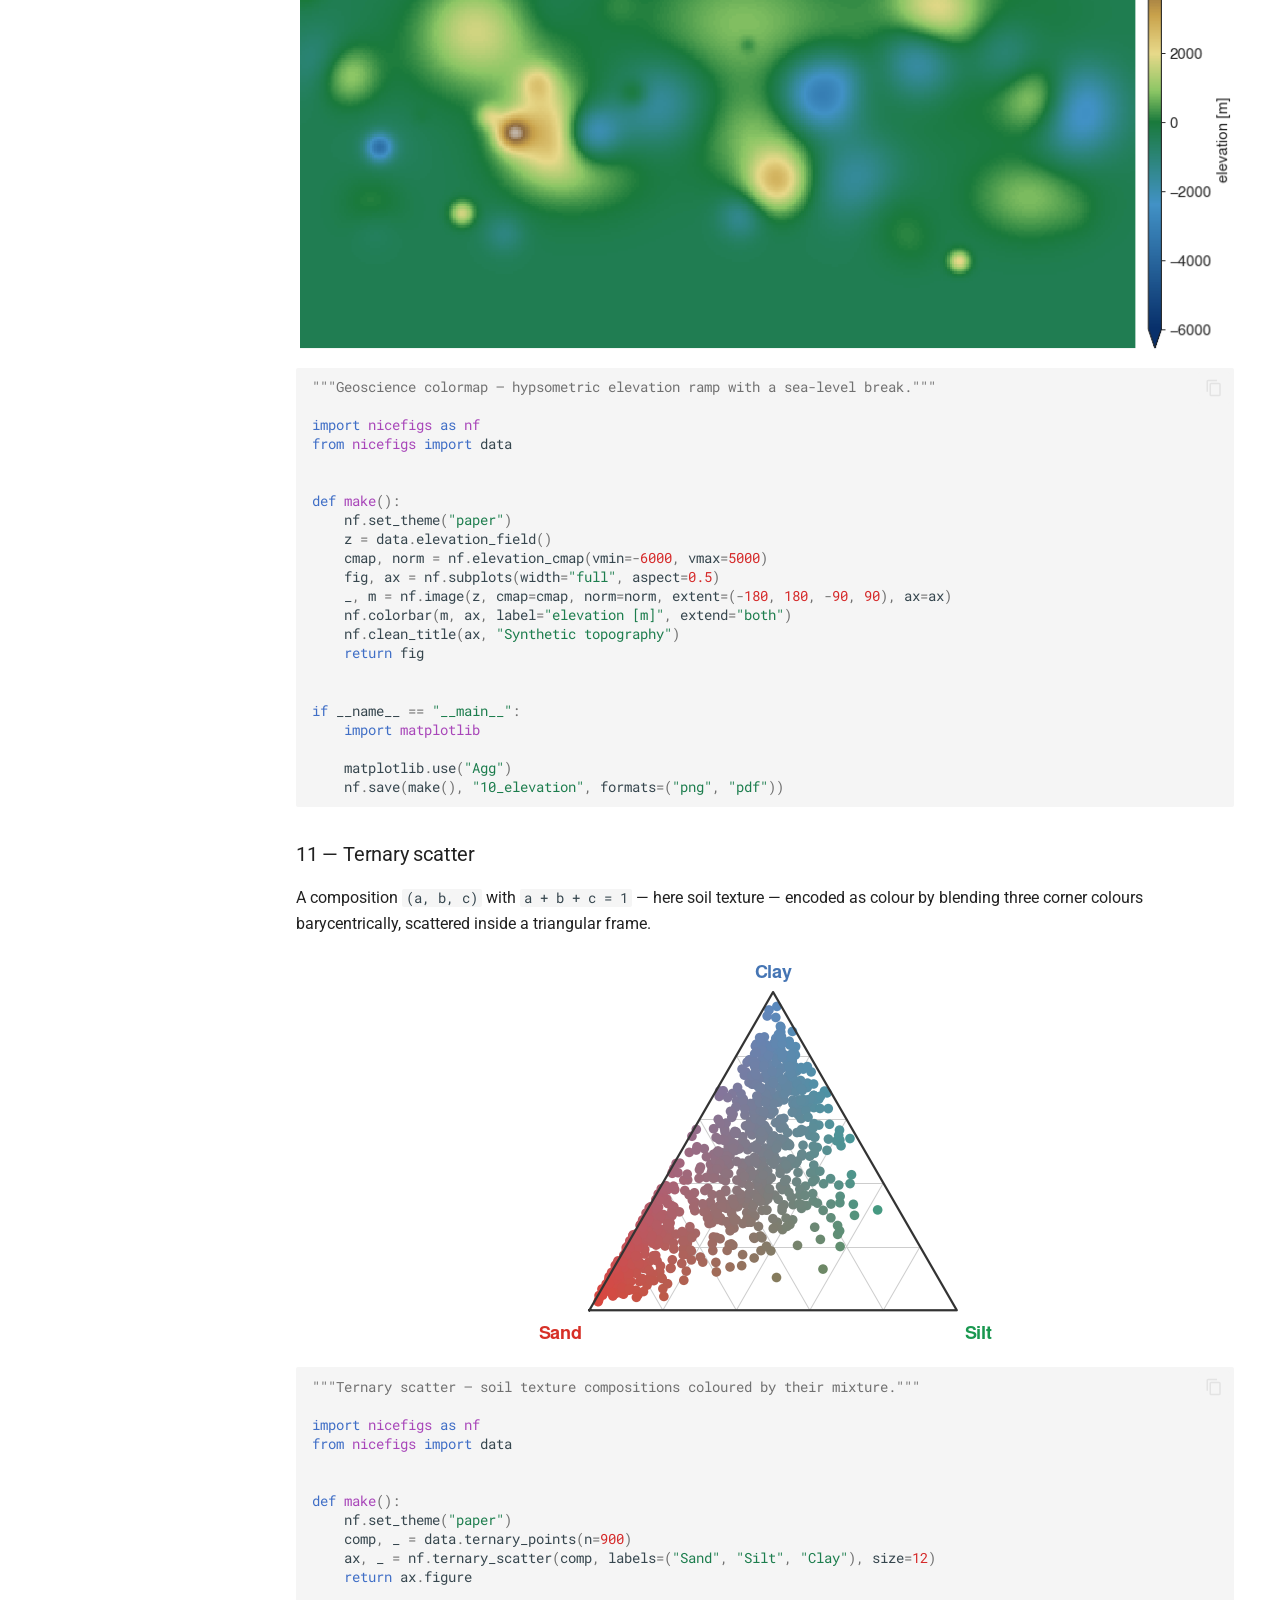
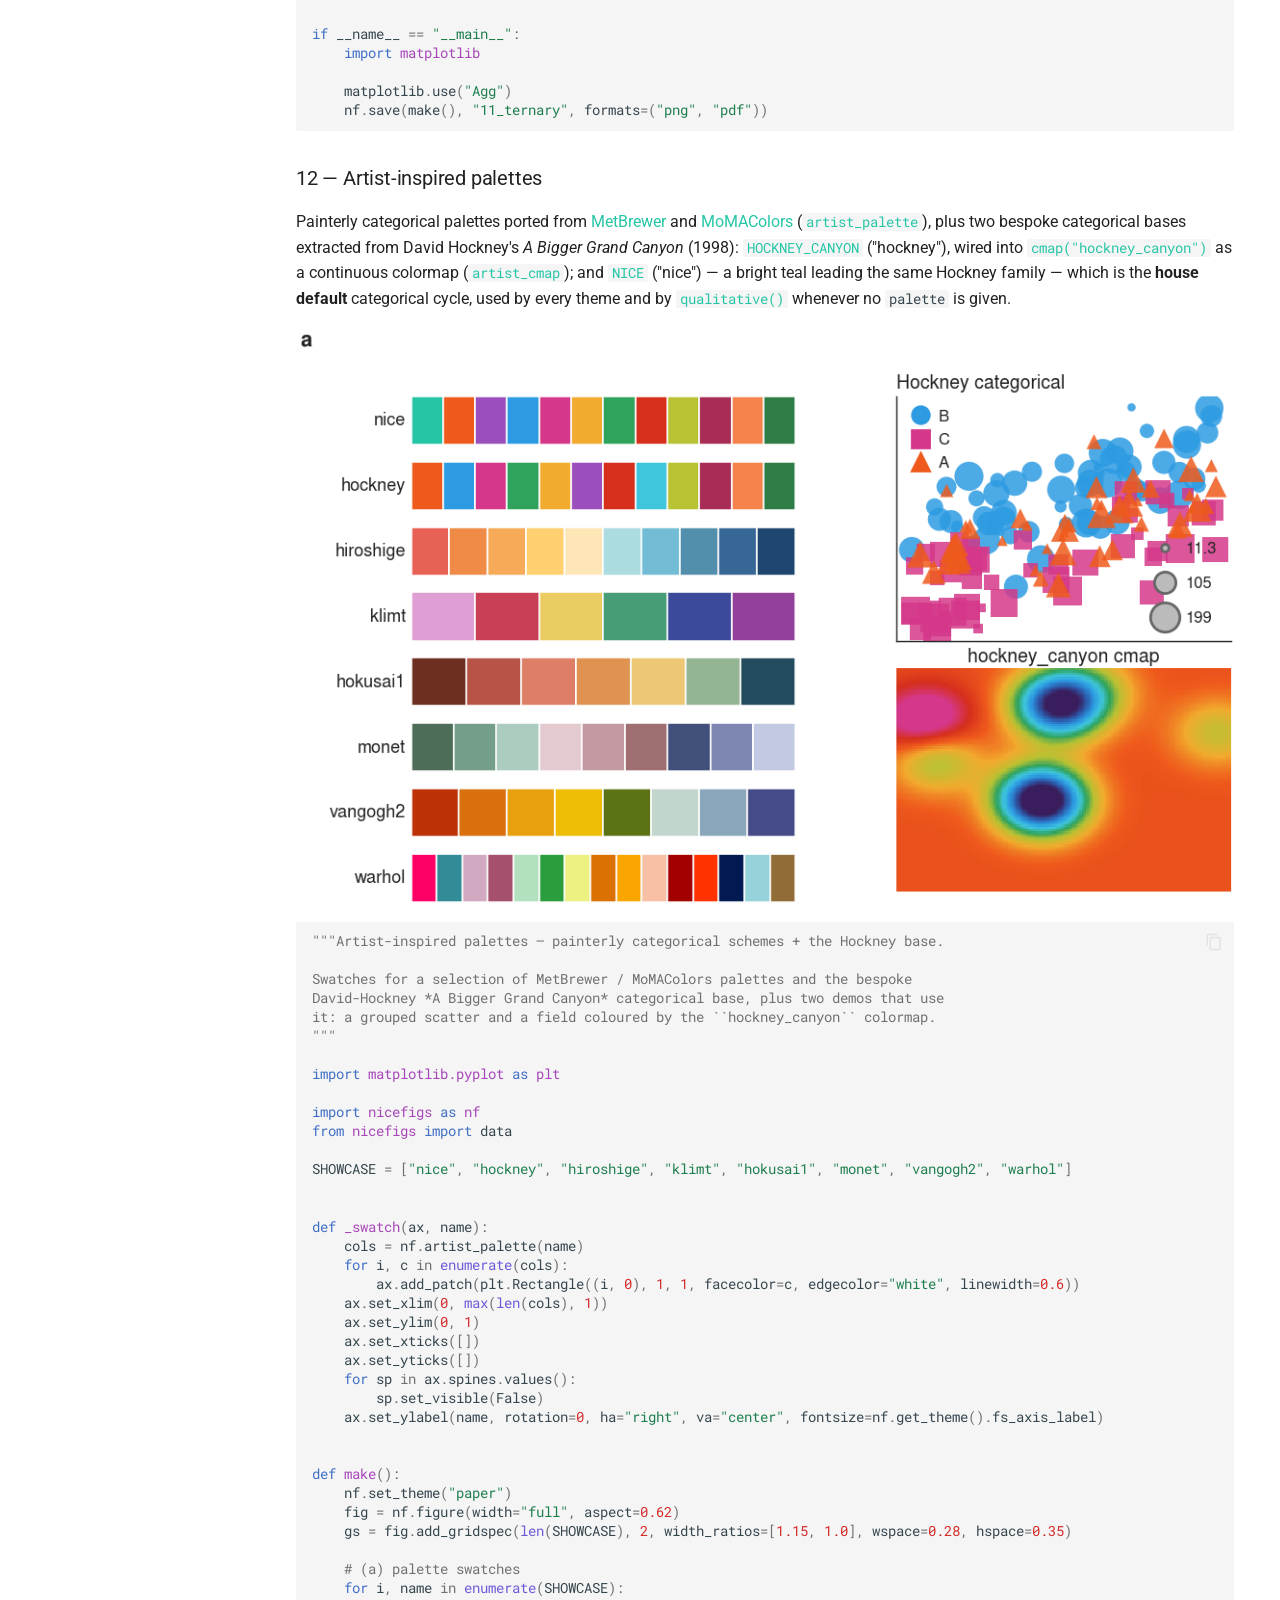
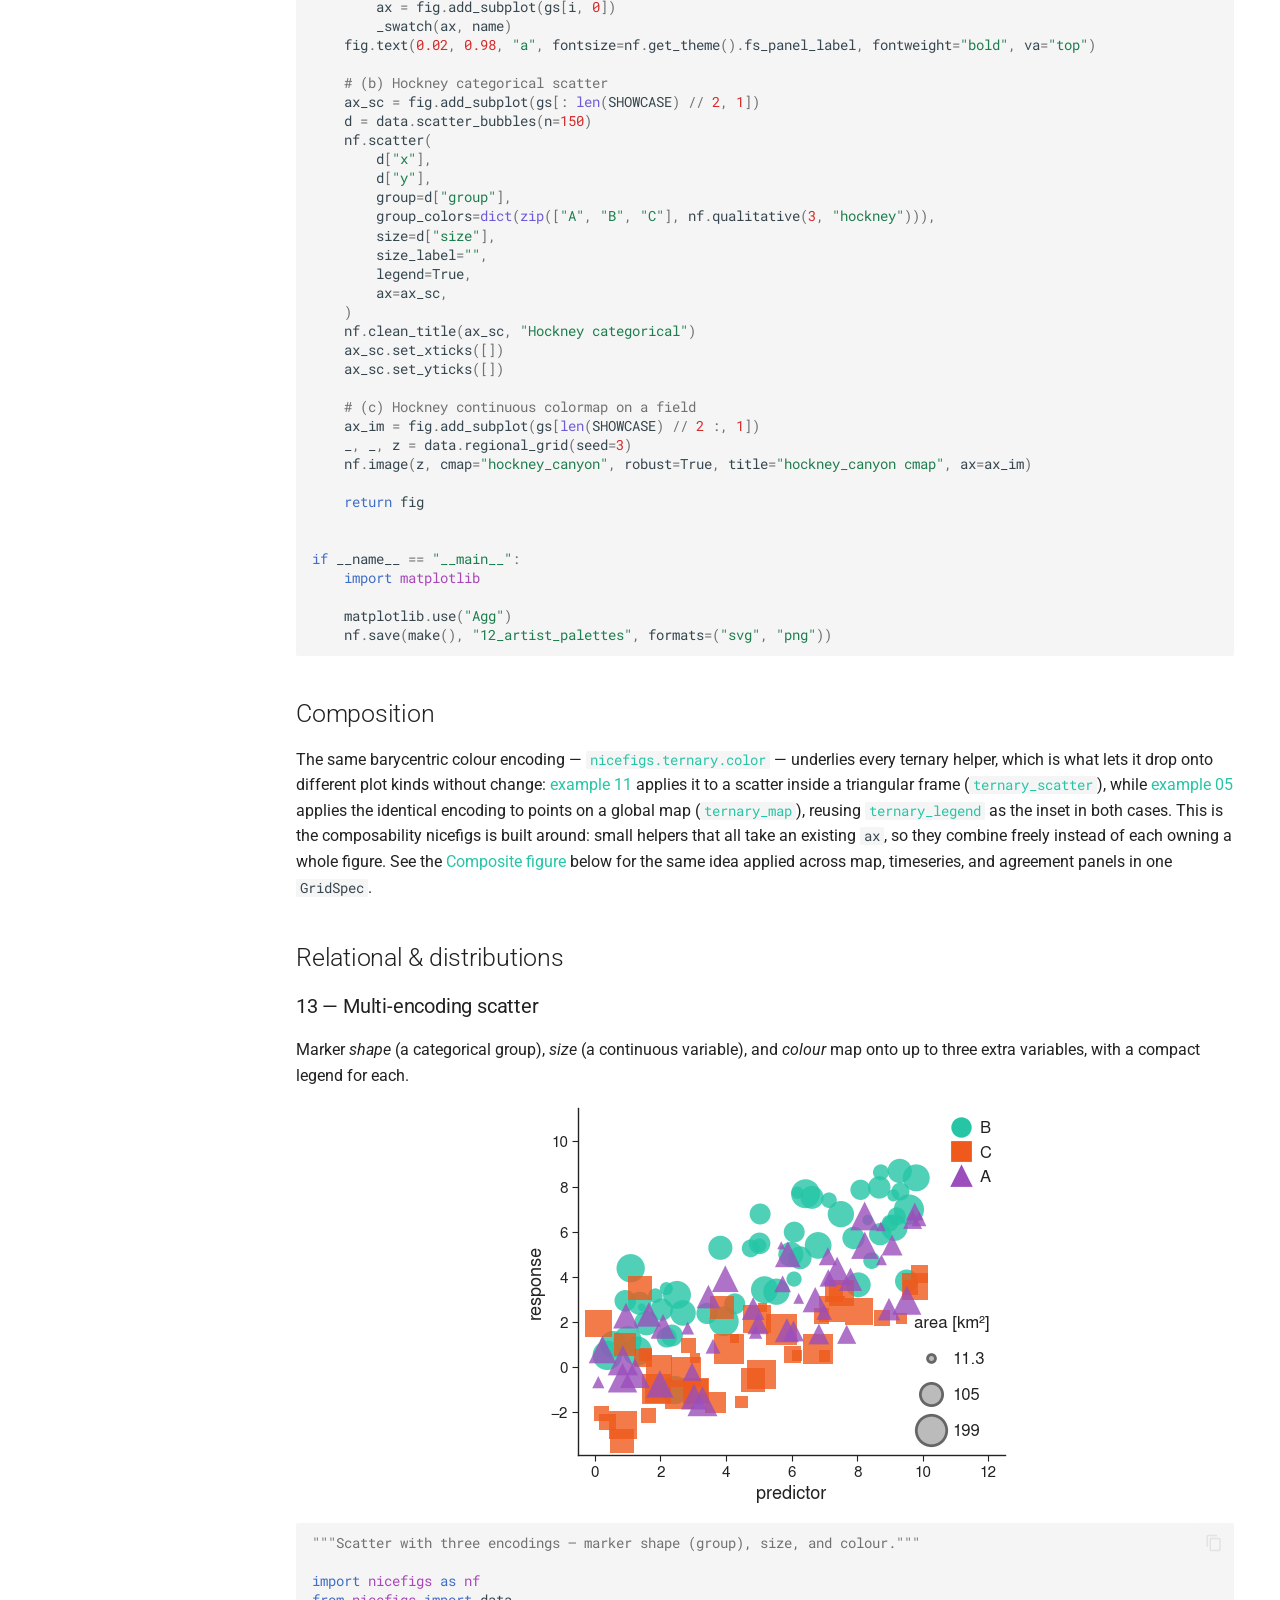
<file: gallery/index.html>
<!doctype html>
<html lang="en" class="no-js">
  <head>
    
      <meta charset="utf-8">
      <meta name="viewport" content="width=device-width,initial-scale=1">
      
        <meta name="description" content="Publication-grade, modular matplotlib plotting for geoscience.">
      
      
      
        <link rel="canonical" href="https://earthyscience.github.io/nicefigs/gallery/">
      
      
        <link rel="prev" href="../quickstart/">
      
      
        <link rel="next" href="../guide/styling/">
      
      
        
      
      
      <link rel="icon" href="../assets/logo/favicon.png">
      <meta name="generator" content="mkdocs-1.6.1, mkdocs-material-9.8.2">
    
    
      
        <title>Gallery - nicefigs</title>
      
    
    
      <link rel="stylesheet" href="../assets/stylesheets/main.57a0d79d.min.css">
      
        
        <link rel="stylesheet" href="../assets/stylesheets/palette.fb2fffe2.min.css">
      
      


    
    
      
    
    
      
        
        
        <link rel="preconnect" href="https://fonts.gstatic.com" crossorigin>
        <link rel="stylesheet" href="https://fonts.googleapis.com/css?family=Roboto:300,300i,400,400i,700,700i%7CRoboto+Mono:400,400i,700,700i&display=fallback">
        <style>:root{--md-text-font:"Roboto";--md-code-font:"Roboto Mono"}</style>
      
    
    
      <link rel="stylesheet" href="../assets/_mkdocstrings.css">
    
      <link rel="stylesheet" href="../stylesheets/extra.css">
    
    <script>__md_scope=new URL("..",location),__md_hash=e=>[...e].reduce(((e,_)=>(e<<5)-e+_.charCodeAt(0)),0),__md_get=(e,_=localStorage,t=__md_scope)=>JSON.parse(_.getItem(t.pathname+"."+e)),__md_set=(e,_,t=localStorage,a=__md_scope)=>{try{t.setItem(a.pathname+"."+e,JSON.stringify(_))}catch(e){}}</script>
    
      

    
    
  </head>
  
  
    
    
    
    
    
    <body dir="ltr" data-md-color-scheme="default" data-md-color-primary="teal" data-md-color-accent="teal">
  
    
    <input class="md-toggle" data-md-toggle="drawer" type="checkbox" id="__drawer" autocomplete="off">
    <input class="md-toggle" data-md-toggle="search" type="checkbox" id="__search" autocomplete="off">
    <label class="md-overlay" for="__drawer"></label>
    <div data-md-component="skip">
      
        
        <a href="#gallery" class="md-skip">
          Skip to content
        </a>
      
    </div>
    <div data-md-component="announce">
      
    </div>
    
    
      

  

<header class="md-header md-header--shadow" data-md-component="header">
  <nav class="md-header__inner md-grid" aria-label="Header">
    <a href=".." title="nicefigs" class="md-header__button md-logo" aria-label="nicefigs" data-md-component="logo">
      
  <img src="../assets/logo/nicefigs-mark.svg" alt="logo">

    </a>
    <label class="md-header__button md-icon" for="__drawer">
      
      <svg xmlns="http://www.w3.org/2000/svg" viewBox="0 0 24 24"><path d="M3 6h18v2H3zm0 5h18v2H3zm0 5h18v2H3z"/></svg>
    </label>
    <div class="md-header__title" data-md-component="header-title">
      <div class="md-header__ellipsis">
        <div class="md-header__topic">
          <span class="md-ellipsis">
            nicefigs
          </span>
        </div>
        <div class="md-header__topic" data-md-component="header-topic">
          <span class="md-ellipsis">
            
              Gallery
            
          </span>
        </div>
      </div>
    </div>
    
      
    
    
    
    
      
      
        <label class="md-header__button md-icon" for="__search">
          
          <svg xmlns="http://www.w3.org/2000/svg" viewBox="0 0 24 24"><path d="M9.5 3A6.5 6.5 0 0 1 16 9.5c0 1.61-.59 3.09-1.56 4.23l.27.27h.79l5 5-1.5 1.5-5-5v-.79l-.27-.27A6.52 6.52 0 0 1 9.5 16 6.5 6.5 0 0 1 3 9.5 6.5 6.5 0 0 1 9.5 3m0 2C7 5 5 7 5 9.5S7 14 9.5 14 14 12 14 9.5 12 5 9.5 5"/></svg>
        </label>
        <div class="md-search" data-md-component="search" role="dialog">
  <label class="md-search__overlay" for="__search"></label>
  <div class="md-search__inner" role="search">
    <form class="md-search__form" name="search">
      <input type="text" class="md-search__input" name="query" aria-label="Search" placeholder="Search" autocapitalize="off" autocorrect="off" autocomplete="off" spellcheck="false" data-md-component="search-query" required>
      <label class="md-search__icon md-icon" for="__search">
        
        <svg xmlns="http://www.w3.org/2000/svg" viewBox="0 0 24 24"><path d="M9.5 3A6.5 6.5 0 0 1 16 9.5c0 1.61-.59 3.09-1.56 4.23l.27.27h.79l5 5-1.5 1.5-5-5v-.79l-.27-.27A6.52 6.52 0 0 1 9.5 16 6.5 6.5 0 0 1 3 9.5 6.5 6.5 0 0 1 9.5 3m0 2C7 5 5 7 5 9.5S7 14 9.5 14 14 12 14 9.5 12 5 9.5 5"/></svg>
        
        <svg xmlns="http://www.w3.org/2000/svg" viewBox="0 0 24 24"><path d="M20 11v2H8l5.5 5.5-1.42 1.42L4.16 12l7.92-7.92L13.5 5.5 8 11z"/></svg>
      </label>
      <nav class="md-search__options" aria-label="Search">
        
        <button type="reset" class="md-search__icon md-icon" title="Clear" aria-label="Clear" tabindex="-1">
          
          <svg xmlns="http://www.w3.org/2000/svg" viewBox="0 0 24 24"><path d="M19 6.41 17.59 5 12 10.59 6.41 5 5 6.41 10.59 12 5 17.59 6.41 19 12 13.41 17.59 19 19 17.59 13.41 12z"/></svg>
        </button>
      </nav>
      
    </form>
    <div class="md-search__output">
      <div class="md-search__scrollwrap" tabindex="0" data-md-scrollfix>
        <div class="md-search-result" data-md-component="search-result">
          <div class="md-search-result__meta">
            Initializing search
          </div>
          <ol class="md-search-result__list" role="presentation"></ol>
        </div>
      </div>
    </div>
  </div>
</div>
      
    
    
      <div class="md-header__source">
        <a href="https://github.com/EarthyScience/nicefigs" title="Go to repository" class="md-source" data-md-component="source">
  <div class="md-source__icon md-icon">
    
    <svg xmlns="http://www.w3.org/2000/svg" viewBox="0 0 448 512"><!--! Font Awesome Free 7.1.0 by @fontawesome - https://fontawesome.com License - https://fontawesome.com/license/free (Icons: CC BY 4.0, Fonts: SIL OFL 1.1, Code: MIT License) Copyright 2025 Fonticons, Inc.--><path d="M439.6 236.1 244 40.5c-5.4-5.5-12.8-8.5-20.4-8.5s-15 3-20.4 8.4L162.5 81l51.5 51.5c27.1-9.1 52.7 16.8 43.4 43.7l49.7 49.7c34.2-11.8 61.2 31 35.5 56.7-26.5 26.5-70.2-2.9-56-37.3L240.3 199v121.9c25.3 12.5 22.3 41.8 9.1 55-6.4 6.4-15.2 10.1-24.3 10.1s-17.8-3.6-24.3-10.1c-17.6-17.6-11.1-46.9 11.2-56v-123c-20.8-8.5-24.6-30.7-18.6-45L142.6 101 8.5 235.1C3 240.6 0 247.9 0 255.5s3 15 8.5 20.4l195.6 195.7c5.4 5.4 12.7 8.4 20.4 8.4s15-3 20.4-8.4l194.7-194.7c5.4-5.4 8.4-12.8 8.4-20.4s-3-15-8.4-20.4"/></svg>
  </div>
  <div class="md-source__repository">
    EarthyScience/nicefigs
  </div>
</a>
      </div>
    
  </nav>
  
</header>
    
    <div class="md-container" data-md-component="container">
      
      
        
          
        
      
      <main class="md-main" data-md-component="main">
        <div class="md-main__inner md-grid">
          
            
              
              <div class="md-sidebar md-sidebar--primary" data-md-component="sidebar" data-md-type="navigation" >
                <div class="md-sidebar__scrollwrap">
                  <div class="md-sidebar__inner">
                    



  

<nav class="md-nav md-nav--primary md-nav--integrated" aria-label="Navigation" data-md-level="0">
  <label class="md-nav__title" for="__drawer">
    <a href=".." title="nicefigs" class="md-nav__button md-logo" aria-label="nicefigs" data-md-component="logo">
      
  <img src="../assets/logo/nicefigs-mark.svg" alt="logo">

    </a>
    nicefigs
  </label>
  
    <div class="md-nav__source">
      <a href="https://github.com/EarthyScience/nicefigs" title="Go to repository" class="md-source" data-md-component="source">
  <div class="md-source__icon md-icon">
    
    <svg xmlns="http://www.w3.org/2000/svg" viewBox="0 0 448 512"><!--! Font Awesome Free 7.1.0 by @fontawesome - https://fontawesome.com License - https://fontawesome.com/license/free (Icons: CC BY 4.0, Fonts: SIL OFL 1.1, Code: MIT License) Copyright 2025 Fonticons, Inc.--><path d="M439.6 236.1 244 40.5c-5.4-5.5-12.8-8.5-20.4-8.5s-15 3-20.4 8.4L162.5 81l51.5 51.5c27.1-9.1 52.7 16.8 43.4 43.7l49.7 49.7c34.2-11.8 61.2 31 35.5 56.7-26.5 26.5-70.2-2.9-56-37.3L240.3 199v121.9c25.3 12.5 22.3 41.8 9.1 55-6.4 6.4-15.2 10.1-24.3 10.1s-17.8-3.6-24.3-10.1c-17.6-17.6-11.1-46.9 11.2-56v-123c-20.8-8.5-24.6-30.7-18.6-45L142.6 101 8.5 235.1C3 240.6 0 247.9 0 255.5s3 15 8.5 20.4l195.6 195.7c5.4 5.4 12.7 8.4 20.4 8.4s15-3 20.4-8.4l194.7-194.7c5.4-5.4 8.4-12.8 8.4-20.4s-3-15-8.4-20.4"/></svg>
  </div>
  <div class="md-source__repository">
    EarthyScience/nicefigs
  </div>
</a>
    </div>
  
  <ul class="md-nav__list" data-md-scrollfix>
    
      
      
  
  
  
  
    <li class="md-nav__item">
      <a href=".." class="md-nav__link">
        
  
  
  <span class="md-ellipsis">
    
  
    Home
  

    
  </span>
  
  

      </a>
    </li>
  

    
      
      
  
  
  
  
    <li class="md-nav__item">
      <a href="../quickstart/" class="md-nav__link">
        
  
  
  <span class="md-ellipsis">
    
  
    Quickstart
  

    
  </span>
  
  

      </a>
    </li>
  

    
      
      
  
  
    
  
  
  
    <li class="md-nav__item md-nav__item--active">
      
      <input class="md-nav__toggle md-toggle" type="checkbox" id="__toc">
      
      
        
      
      
        <label class="md-nav__link md-nav__link--active" for="__toc">
          
  
  
  <span class="md-ellipsis">
    
  
    Gallery
  

    
  </span>
  
  

          <span class="md-nav__icon md-icon"></span>
        </label>
      
      <a href="./" class="md-nav__link md-nav__link--active">
        
  
  
  <span class="md-ellipsis">
    
  
    Gallery
  

    
  </span>
  
  

      </a>
      
        

<nav class="md-nav md-nav--secondary" aria-label="Table of contents">
  
  
  
    
  
  
    <label class="md-nav__title" for="__toc">
      <span class="md-nav__icon md-icon"></span>
      Table of contents
    </label>
    <ul class="md-nav__list" data-md-component="toc" data-md-scrollfix>
      
        <li class="md-nav__item">
  <a href="#maps" class="md-nav__link">
    <span class="md-ellipsis">
      
        Maps
      
    </span>
  </a>
  
    <nav class="md-nav" aria-label="Maps">
      <ul class="md-nav__list">
        
          <li class="md-nav__item">
  <a href="#global-map" class="md-nav__link">
    <span class="md-ellipsis">
      
        01 — Global map
      
    </span>
  </a>
  
</li>
        
          <li class="md-nav__item">
  <a href="#anomaly-map" class="md-nav__link">
    <span class="md-ellipsis">
      
        02 — Anomaly map (binned)
      
    </span>
  </a>
  
</li>
        
          <li class="md-nav__item">
  <a href="#regional-map" class="md-nav__link">
    <span class="md-ellipsis">
      
        03 — Regional map
      
    </span>
  </a>
  
</li>
        
          <li class="md-nav__item">
  <a href="#shared-colorbar" class="md-nav__link">
    <span class="md-ellipsis">
      
        04 — Shared colorbar across subplots
      
    </span>
  </a>
  
</li>
        
          <li class="md-nav__item">
  <a href="#ternary-map" class="md-nav__link">
    <span class="md-ellipsis">
      
        05 — Ternary map
      
    </span>
  </a>
  
</li>
        
          <li class="md-nav__item">
  <a href="#bivariate" class="md-nav__link">
    <span class="md-ellipsis">
      
        06 — Bivariate colormap
      
    </span>
  </a>
  
</li>
        
      </ul>
    </nav>
  
</li>
      
        <li class="md-nav__item">
  <a href="#images-colormaps" class="md-nav__link">
    <span class="md-ellipsis">
      
        Images &amp; colormaps
      
    </span>
  </a>
  
    <nav class="md-nav" aria-label="Images &amp; colormaps">
      <ul class="md-nav__list">
        
          <li class="md-nav__item">
  <a href="#image-grid" class="md-nav__link">
    <span class="md-ellipsis">
      
        07 — Image grid
      
    </span>
  </a>
  
</li>
        
          <li class="md-nav__item">
  <a href="#landcover-rgb" class="md-nav__link">
    <span class="md-ellipsis">
      
        08 — RGB imagery &amp; land cover
      
    </span>
  </a>
  
</li>
        
          <li class="md-nav__item">
  <a href="#heatmap" class="md-nav__link">
    <span class="md-ellipsis">
      
        09 — Annotated heatmap
      
    </span>
  </a>
  
</li>
        
          <li class="md-nav__item">
  <a href="#elevation" class="md-nav__link">
    <span class="md-ellipsis">
      
        10 — Elevation colormap
      
    </span>
  </a>
  
</li>
        
          <li class="md-nav__item">
  <a href="#ternary-scatter" class="md-nav__link">
    <span class="md-ellipsis">
      
        11 — Ternary scatter
      
    </span>
  </a>
  
</li>
        
          <li class="md-nav__item">
  <a href="#artist-palettes" class="md-nav__link">
    <span class="md-ellipsis">
      
        12 — Artist-inspired palettes
      
    </span>
  </a>
  
</li>
        
      </ul>
    </nav>
  
</li>
      
        <li class="md-nav__item">
  <a href="#composition" class="md-nav__link">
    <span class="md-ellipsis">
      
        Composition
      
    </span>
  </a>
  
</li>
      
        <li class="md-nav__item">
  <a href="#relational-distributions" class="md-nav__link">
    <span class="md-ellipsis">
      
        Relational &amp; distributions
      
    </span>
  </a>
  
    <nav class="md-nav" aria-label="Relational &amp; distributions">
      <ul class="md-nav__list">
        
          <li class="md-nav__item">
  <a href="#scatter" class="md-nav__link">
    <span class="md-ellipsis">
      
        13 — Multi-encoding scatter
      
    </span>
  </a>
  
</li>
        
          <li class="md-nav__item">
  <a href="#agreement" class="md-nav__link">
    <span class="md-ellipsis">
      
        14 — Agreement plot
      
    </span>
  </a>
  
</li>
        
          <li class="md-nav__item">
  <a href="#timeseries" class="md-nav__link">
    <span class="md-ellipsis">
      
        15 — Timeseries
      
    </span>
  </a>
  
</li>
        
          <li class="md-nav__item">
  <a href="#station-timeseries" class="md-nav__link">
    <span class="md-ellipsis">
      
        16 — Faceted station timeseries
      
    </span>
  </a>
  
</li>
        
          <li class="md-nav__item">
  <a href="#spectrum" class="md-nav__link">
    <span class="md-ellipsis">
      
        32 — Eigen-spectra
      
    </span>
  </a>
  
</li>
        
      </ul>
    </nav>
  
</li>
      
        <li class="md-nav__item">
  <a href="#comparison-ranking" class="md-nav__link">
    <span class="md-ellipsis">
      
        Comparison &amp; ranking
      
    </span>
  </a>
  
    <nav class="md-nav" aria-label="Comparison &amp; ranking">
      <ul class="md-nav__list">
        
          <li class="md-nav__item">
  <a href="#model-comparison" class="md-nav__link">
    <span class="md-ellipsis">
      
        17 — Model comparison
      
    </span>
  </a>
  
</li>
        
          <li class="md-nav__item">
  <a href="#pareto" class="md-nav__link">
    <span class="md-ellipsis">
      
        18 — Pareto frontier
      
    </span>
  </a>
  
</li>
        
          <li class="md-nav__item">
  <a href="#caterpillar" class="md-nav__link">
    <span class="md-ellipsis">
      
        19 — Caterpillar / forest plot
      
    </span>
  </a>
  
</li>
        
          <li class="md-nav__item">
  <a href="#scorecard" class="md-nav__link">
    <span class="md-ellipsis">
      
        20 — Scorecard
      
    </span>
  </a>
  
</li>
        
          <li class="md-nav__item">
  <a href="#bars" class="md-nav__link">
    <span class="md-ellipsis">
      
        21 — Grouped &amp; stacked bars
      
    </span>
  </a>
  
</li>
        
          <li class="md-nav__item">
  <a href="#scorecard-diverging" class="md-nav__link">
    <span class="md-ellipsis">
      
        30 — Scorecard, explicit norm
      
    </span>
  </a>
  
</li>
        
          <li class="md-nav__item">
  <a href="#scorecard-baseline" class="md-nav__link">
    <span class="md-ellipsis">
      
        34 — Scorecard against a baseline
      
    </span>
  </a>
  
</li>
        
      </ul>
    </nav>
  
</li>
      
        <li class="md-nav__item">
  <a href="#budgets" class="md-nav__link">
    <span class="md-ellipsis">
      
        Budgets
      
    </span>
  </a>
  
    <nav class="md-nav" aria-label="Budgets">
      <ul class="md-nav__list">
        
          <li class="md-nav__item">
  <a href="#flux-diagram" class="md-nav__link">
    <span class="md-ellipsis">
      
        33 — Flux diagram
      
    </span>
  </a>
  
</li>
        
      </ul>
    </nav>
  
</li>
      
        <li class="md-nav__item">
  <a href="#vertical-structure" class="md-nav__link">
    <span class="md-ellipsis">
      
        Vertical structure
      
    </span>
  </a>
  
    <nav class="md-nav" aria-label="Vertical structure">
      <ul class="md-nav__list">
        
          <li class="md-nav__item">
  <a href="#cross-section" class="md-nav__link">
    <span class="md-ellipsis">
      
        22 — Cross-section / curtain
      
    </span>
  </a>
  
</li>
        
      </ul>
    </nav>
  
</li>
      
        <li class="md-nav__item">
  <a href="#composite-animation" class="md-nav__link">
    <span class="md-ellipsis">
      
        Composite &amp; animation
      
    </span>
  </a>
  
    <nav class="md-nav" aria-label="Composite &amp; animation">
      <ul class="md-nav__list">
        
          <li class="md-nav__item">
  <a href="#composite" class="md-nav__link">
    <span class="md-ellipsis">
      
        23 — Composite publication figure
      
    </span>
  </a>
  
</li>
        
          <li class="md-nav__item">
  <a href="#animation" class="md-nav__link">
    <span class="md-ellipsis">
      
        24 — Map animation
      
    </span>
  </a>
  
</li>
        
      </ul>
    </nav>
  
</li>
      
        <li class="md-nav__item">
  <a href="#model-evaluation-timespace" class="md-nav__link">
    <span class="md-ellipsis">
      
        Model evaluation &amp; time–space
      
    </span>
  </a>
  
    <nav class="md-nav" aria-label="Model evaluation &amp; time–space">
      <ul class="md-nav__list">
        
          <li class="md-nav__item">
  <a href="#taylor" class="md-nav__link">
    <span class="md-ellipsis">
      
        25 — Taylor diagram
      
    </span>
  </a>
  
</li>
        
          <li class="md-nav__item">
  <a href="#hovmoller" class="md-nav__link">
    <span class="md-ellipsis">
      
        26 — Hovmöller diagram
      
    </span>
  </a>
  
</li>
        
          <li class="md-nav__item">
  <a href="#profile" class="md-nav__link">
    <span class="md-ellipsis">
      
        27 — Vertical profile
      
    </span>
  </a>
  
</li>
        
          <li class="md-nav__item">
  <a href="#render-animation" class="md-nav__link">
    <span class="md-ellipsis">
      
        28 — Frame-based animation engine
      
    </span>
  </a>
  
</li>
        
          <li class="md-nav__item">
  <a href="#timeseries-obs-hue" class="md-nav__link">
    <span class="md-ellipsis">
      
        29 — Timeseries with hue-mapped observations
      
    </span>
  </a>
  
</li>
        
          <li class="md-nav__item">
  <a href="#panel-label-with-title" class="md-nav__link">
    <span class="md-ellipsis">
      
        31 — Panel label composed with an existing title
      
    </span>
  </a>
  
</li>
        
          <li class="md-nav__item">
  <a href="#schematic" class="md-nav__link">
    <span class="md-ellipsis">
      
        35 — Concept figure from schematic primitives
      
    </span>
  </a>
  
</li>
        
          <li class="md-nav__item">
  <a href="#stippled-difference-map" class="md-nav__link">
    <span class="md-ellipsis">
      
        36 — Difference map with significance stippling
      
    </span>
  </a>
  
</li>
        
      </ul>
    </nav>
  
</li>
      
    </ul>
  
</nav>
      
    </li>
  

    
      
      
  
  
  
  
    
    
    
    
      
        
        
      
    
    
    <li class="md-nav__item md-nav__item--section md-nav__item--nested">
      
        
        
        <input class="md-nav__toggle md-toggle " type="checkbox" id="__nav_4" >
        
          
          <label class="md-nav__link" for="__nav_4" id="__nav_4_label" tabindex="">
            
  
  
  <span class="md-ellipsis">
    
  
    Guide
  

    
  </span>
  
  

            <span class="md-nav__icon md-icon"></span>
          </label>
        
        <nav class="md-nav" data-md-level="1" aria-labelledby="__nav_4_label" aria-expanded="false">
          <label class="md-nav__title" for="__nav_4">
            <span class="md-nav__icon md-icon"></span>
            
  
    Guide
  

          </label>
          <ul class="md-nav__list" data-md-scrollfix>
            
              
                
  
  
  
  
    <li class="md-nav__item">
      <a href="../guide/styling/" class="md-nav__link">
        
  
  
  <span class="md-ellipsis">
    
  
    Styling & themes
  

    
  </span>
  
  

      </a>
    </li>
  

              
            
              
                
  
  
  
  
    <li class="md-nav__item">
      <a href="../guide/figures/" class="md-nav__link">
        
  
  
  <span class="md-ellipsis">
    
  
    Figures & sizing
  

    
  </span>
  
  

      </a>
    </li>
  

              
            
              
                
  
  
  
  
    <li class="md-nav__item">
      <a href="../guide/maps/" class="md-nav__link">
        
  
  
  <span class="md-ellipsis">
    
  
    Maps
  

    
  </span>
  
  

      </a>
    </li>
  

              
            
              
                
  
  
  
  
    <li class="md-nav__item">
      <a href="../guide/colormaps/" class="md-nav__link">
        
  
  
  <span class="md-ellipsis">
    
  
    Colormaps & palettes
  

    
  </span>
  
  

      </a>
    </li>
  

              
            
              
                
  
  
  
  
    <li class="md-nav__item">
      <a href="../guide/plots/" class="md-nav__link">
        
  
  
  <span class="md-ellipsis">
    
  
    Plots (images, scatter, timeseries, ...)
  

    
  </span>
  
  

      </a>
    </li>
  

              
            
              
                
  
  
  
  
    <li class="md-nav__item">
      <a href="../guide/animation/" class="md-nav__link">
        
  
  
  <span class="md-ellipsis">
    
  
    Animation
  

    
  </span>
  
  

      </a>
    </li>
  

              
            
          </ul>
        </nav>
      
    </li>
  

    
      
      
  
  
  
  
    <li class="md-nav__item">
      <a href="../api/" class="md-nav__link">
        
  
  
  <span class="md-ellipsis">
    
  
    API Reference
  

    
  </span>
  
  

      </a>
    </li>
  

    
  </ul>
</nav>
                  </div>
                </div>
              </div>
            
            
          
          
            <div class="md-content" data-md-component="content">
              
              <article class="md-content__inner md-typeset">
                
                  


  
  


<h1 id="gallery">Gallery<a class="headerlink" href="#gallery" title="Permanent link">&para;</a></h1>
<p>Every example below is a full, runnable script under <code>examples/</code> in the
repository (<code>examples/NN_*.py</code>), each producing exactly one image in this
gallery. All example data comes from <code>nicefigs.data</code>: deterministic,
numpy-only synthetic fields, so the gallery, docs and tests draw the same
figures from the same data.</p>
<h2 id="maps">Maps<a class="headerlink" href="#maps" title="Permanent link">&para;</a></h2>
<h3 id="global-map">01 — Global map<a class="headerlink" href="#global-map" title="Permanent link">&para;</a></h3>
<p>The house default: <a class="autorefs autorefs-internal" title="map" href="../api/#nicefigs.maps.map"><code>nicefigs.map</code></a> scatters per-station
values on a Robinson world map, crops Antarctica, and draws
an inset histogram that doubles as the colorbar and shows the data
distribution.</p>
<p><img alt="Global map" src="01_global_map.png" /></p>
<div class="highlight"><pre><span></span><code><a id="__codelineno-0-1" name="__codelineno-0-1" href="#__codelineno-0-1"></a><span class="sd">"""Global map — Robinson projection, Antarctica cropped, inset-histogram colorbar.</span>
<a id="__codelineno-0-2" name="__codelineno-0-2" href="#__codelineno-0-2"></a>
<a id="__codelineno-0-3" name="__codelineno-0-3" href="#__codelineno-0-3"></a><span class="sd">The house default: ``nicefigs.map`` scatters per-station values on a Robinson</span>
<a id="__codelineno-0-4" name="__codelineno-0-4" href="#__codelineno-0-4"></a><span class="sd">world map, crops Antarctica, and draws an inset histogram that</span>
<a id="__codelineno-0-5" name="__codelineno-0-5" href="#__codelineno-0-5"></a><span class="sd">doubles as the colorbar and shows the data distribution.</span>
<a id="__codelineno-0-6" name="__codelineno-0-6" href="#__codelineno-0-6"></a><span class="sd">"""</span>
<a id="__codelineno-0-7" name="__codelineno-0-7" href="#__codelineno-0-7"></a>
<a id="__codelineno-0-8" name="__codelineno-0-8" href="#__codelineno-0-8"></a><span class="kn">import</span><span class="w"> </span><span class="nn">nicefigs</span><span class="w"> </span><span class="k">as</span><span class="w"> </span><span class="nn">nf</span>
<a id="__codelineno-0-9" name="__codelineno-0-9" href="#__codelineno-0-9"></a><span class="kn">from</span><span class="w"> </span><span class="nn">nicefigs</span><span class="w"> </span><span class="kn">import</span> <span class="n">data</span>
<a id="__codelineno-0-10" name="__codelineno-0-10" href="#__codelineno-0-10"></a>
<a id="__codelineno-0-11" name="__codelineno-0-11" href="#__codelineno-0-11"></a>
<a id="__codelineno-0-12" name="__codelineno-0-12" href="#__codelineno-0-12"></a><span class="k">def</span><span class="w"> </span><span class="nf">make</span><span class="p">():</span>
<a id="__codelineno-0-13" name="__codelineno-0-13" href="#__codelineno-0-13"></a>    <span class="n">nf</span><span class="o">.</span><span class="n">set_theme</span><span class="p">(</span><span class="s2">"paper"</span><span class="p">)</span>
<a id="__codelineno-0-14" name="__codelineno-0-14" href="#__codelineno-0-14"></a>    <span class="n">lon</span><span class="p">,</span> <span class="n">lat</span><span class="p">,</span> <span class="n">temp</span> <span class="o">=</span> <span class="n">data</span><span class="o">.</span><span class="n">global_points</span><span class="p">(</span><span class="n">field</span><span class="o">=</span><span class="s2">"temperature"</span><span class="p">)</span>
<a id="__codelineno-0-15" name="__codelineno-0-15" href="#__codelineno-0-15"></a>    <span class="n">fig</span><span class="p">,</span> <span class="n">ax</span><span class="p">,</span> <span class="n">_</span> <span class="o">=</span> <span class="n">nf</span><span class="o">.</span><span class="n">map</span><span class="p">(</span>
<a id="__codelineno-0-16" name="__codelineno-0-16" href="#__codelineno-0-16"></a>        <span class="n">lon</span><span class="p">,</span>
<a id="__codelineno-0-17" name="__codelineno-0-17" href="#__codelineno-0-17"></a>        <span class="n">lat</span><span class="p">,</span>
<a id="__codelineno-0-18" name="__codelineno-0-18" href="#__codelineno-0-18"></a>        <span class="n">temp</span><span class="p">,</span>
<a id="__codelineno-0-19" name="__codelineno-0-19" href="#__codelineno-0-19"></a>        <span class="n">cmap</span><span class="o">=</span><span class="s2">"RdYlBu_r"</span><span class="p">,</span>
<a id="__codelineno-0-20" name="__codelineno-0-20" href="#__codelineno-0-20"></a>        <span class="n">colorbar_label</span><span class="o">=</span><span class="s2">"air temperature [°C]"</span><span class="p">,</span>
<a id="__codelineno-0-21" name="__codelineno-0-21" href="#__codelineno-0-21"></a>        <span class="n">title</span><span class="o">=</span><span class="s2">"Mean annual air temperature"</span><span class="p">,</span>
<a id="__codelineno-0-22" name="__codelineno-0-22" href="#__codelineno-0-22"></a>    <span class="p">)</span>
<a id="__codelineno-0-23" name="__codelineno-0-23" href="#__codelineno-0-23"></a>    <span class="k">return</span> <span class="n">fig</span>
<a id="__codelineno-0-24" name="__codelineno-0-24" href="#__codelineno-0-24"></a>
<a id="__codelineno-0-25" name="__codelineno-0-25" href="#__codelineno-0-25"></a>
<a id="__codelineno-0-26" name="__codelineno-0-26" href="#__codelineno-0-26"></a><span class="k">if</span> <span class="vm">__name__</span> <span class="o">==</span> <span class="s2">"__main__"</span><span class="p">:</span>
<a id="__codelineno-0-27" name="__codelineno-0-27" href="#__codelineno-0-27"></a>    <span class="kn">import</span><span class="w"> </span><span class="nn">matplotlib</span>
<a id="__codelineno-0-28" name="__codelineno-0-28" href="#__codelineno-0-28"></a>
<a id="__codelineno-0-29" name="__codelineno-0-29" href="#__codelineno-0-29"></a>    <span class="n">matplotlib</span><span class="o">.</span><span class="n">use</span><span class="p">(</span><span class="s2">"Agg"</span><span class="p">)</span>
<a id="__codelineno-0-30" name="__codelineno-0-30" href="#__codelineno-0-30"></a>    <span class="n">nf</span><span class="o">.</span><span class="n">save</span><span class="p">(</span><span class="n">make</span><span class="p">(),</span> <span class="s2">"01_global_map"</span><span class="p">,</span> <span class="n">formats</span><span class="o">=</span><span class="p">(</span><span class="s2">"png"</span><span class="p">,</span> <span class="s2">"pdf"</span><span class="p">))</span>
</code></pre></div>
<h3 id="anomaly-map">02 — Anomaly map (binned)<a class="headerlink" href="#anomaly-map" title="Permanent link">&para;</a></h3>
<p>For dense fields, <code>kind="binned"</code> bin-averages onto a regular grid and masks
the ocean. <code>diverging=True</code> picks a diverging colormap and symmetric limits
about zero — the right default for anomalies.</p>
<p><img alt="Anomaly map" src="02_anomaly_map.png" /></p>
<div class="highlight"><pre><span></span><code><a id="__codelineno-1-1" name="__codelineno-1-1" href="#__codelineno-1-1"></a><span class="sd">"""Binned anomaly map — diverging colormap, ocean clipped, symmetric limits.</span>
<a id="__codelineno-1-2" name="__codelineno-1-2" href="#__codelineno-1-2"></a>
<a id="__codelineno-1-3" name="__codelineno-1-3" href="#__codelineno-1-3"></a><span class="sd">For dense fields, ``kind="binned"`` bin-averages onto a regular grid and masks</span>
<a id="__codelineno-1-4" name="__codelineno-1-4" href="#__codelineno-1-4"></a><span class="sd">the ocean. ``diverging=True`` picks a diverging colormap and symmetric limits</span>
<a id="__codelineno-1-5" name="__codelineno-1-5" href="#__codelineno-1-5"></a><span class="sd">about zero — the right default for anomalies.</span>
<a id="__codelineno-1-6" name="__codelineno-1-6" href="#__codelineno-1-6"></a><span class="sd">"""</span>
<a id="__codelineno-1-7" name="__codelineno-1-7" href="#__codelineno-1-7"></a>
<a id="__codelineno-1-8" name="__codelineno-1-8" href="#__codelineno-1-8"></a><span class="kn">import</span><span class="w"> </span><span class="nn">nicefigs</span><span class="w"> </span><span class="k">as</span><span class="w"> </span><span class="nn">nf</span>
<a id="__codelineno-1-9" name="__codelineno-1-9" href="#__codelineno-1-9"></a><span class="kn">from</span><span class="w"> </span><span class="nn">nicefigs</span><span class="w"> </span><span class="kn">import</span> <span class="n">data</span>
<a id="__codelineno-1-10" name="__codelineno-1-10" href="#__codelineno-1-10"></a>
<a id="__codelineno-1-11" name="__codelineno-1-11" href="#__codelineno-1-11"></a>
<a id="__codelineno-1-12" name="__codelineno-1-12" href="#__codelineno-1-12"></a><span class="k">def</span><span class="w"> </span><span class="nf">make</span><span class="p">():</span>
<a id="__codelineno-1-13" name="__codelineno-1-13" href="#__codelineno-1-13"></a>    <span class="n">nf</span><span class="o">.</span><span class="n">set_theme</span><span class="p">(</span><span class="s2">"paper"</span><span class="p">)</span>
<a id="__codelineno-1-14" name="__codelineno-1-14" href="#__codelineno-1-14"></a>    <span class="n">lon</span><span class="p">,</span> <span class="n">lat</span><span class="p">,</span> <span class="n">anom</span> <span class="o">=</span> <span class="n">data</span><span class="o">.</span><span class="n">global_points</span><span class="p">(</span><span class="n">n</span><span class="o">=</span><span class="mi">9000</span><span class="p">,</span> <span class="n">field</span><span class="o">=</span><span class="s2">"anomaly"</span><span class="p">)</span>
<a id="__codelineno-1-15" name="__codelineno-1-15" href="#__codelineno-1-15"></a>    <span class="n">fig</span><span class="p">,</span> <span class="n">ax</span><span class="p">,</span> <span class="n">_</span> <span class="o">=</span> <span class="n">nf</span><span class="o">.</span><span class="n">map</span><span class="p">(</span>
<a id="__codelineno-1-16" name="__codelineno-1-16" href="#__codelineno-1-16"></a>        <span class="n">lon</span><span class="p">,</span>
<a id="__codelineno-1-17" name="__codelineno-1-17" href="#__codelineno-1-17"></a>        <span class="n">lat</span><span class="p">,</span>
<a id="__codelineno-1-18" name="__codelineno-1-18" href="#__codelineno-1-18"></a>        <span class="n">anom</span><span class="p">,</span>
<a id="__codelineno-1-19" name="__codelineno-1-19" href="#__codelineno-1-19"></a>        <span class="n">kind</span><span class="o">=</span><span class="s2">"binned"</span><span class="p">,</span>
<a id="__codelineno-1-20" name="__codelineno-1-20" href="#__codelineno-1-20"></a>        <span class="n">diverging</span><span class="o">=</span><span class="kc">True</span><span class="p">,</span>
<a id="__codelineno-1-21" name="__codelineno-1-21" href="#__codelineno-1-21"></a>        <span class="n">colorbar_label</span><span class="o">=</span><span class="s2">"temperature anomaly [K]"</span><span class="p">,</span>
<a id="__codelineno-1-22" name="__codelineno-1-22" href="#__codelineno-1-22"></a>        <span class="n">title</span><span class="o">=</span><span class="s2">"Temperature anomaly"</span><span class="p">,</span>
<a id="__codelineno-1-23" name="__codelineno-1-23" href="#__codelineno-1-23"></a>        <span class="n">bin_deg</span><span class="o">=</span><span class="mf">2.5</span><span class="p">,</span>
<a id="__codelineno-1-24" name="__codelineno-1-24" href="#__codelineno-1-24"></a>    <span class="p">)</span>
<a id="__codelineno-1-25" name="__codelineno-1-25" href="#__codelineno-1-25"></a>    <span class="k">return</span> <span class="n">fig</span>
<a id="__codelineno-1-26" name="__codelineno-1-26" href="#__codelineno-1-26"></a>
<a id="__codelineno-1-27" name="__codelineno-1-27" href="#__codelineno-1-27"></a>
<a id="__codelineno-1-28" name="__codelineno-1-28" href="#__codelineno-1-28"></a><span class="k">if</span> <span class="vm">__name__</span> <span class="o">==</span> <span class="s2">"__main__"</span><span class="p">:</span>
<a id="__codelineno-1-29" name="__codelineno-1-29" href="#__codelineno-1-29"></a>    <span class="kn">import</span><span class="w"> </span><span class="nn">matplotlib</span>
<a id="__codelineno-1-30" name="__codelineno-1-30" href="#__codelineno-1-30"></a>
<a id="__codelineno-1-31" name="__codelineno-1-31" href="#__codelineno-1-31"></a>    <span class="n">matplotlib</span><span class="o">.</span><span class="n">use</span><span class="p">(</span><span class="s2">"Agg"</span><span class="p">)</span>
<a id="__codelineno-1-32" name="__codelineno-1-32" href="#__codelineno-1-32"></a>    <span class="n">nf</span><span class="o">.</span><span class="n">save</span><span class="p">(</span><span class="n">make</span><span class="p">(),</span> <span class="s2">"02_anomaly_map"</span><span class="p">,</span> <span class="n">formats</span><span class="o">=</span><span class="p">(</span><span class="s2">"png"</span><span class="p">,</span> <span class="s2">"pdf"</span><span class="p">))</span>
</code></pre></div>
<h3 id="regional-map">03 — Regional map<a class="headerlink" href="#regional-map" title="Permanent link">&para;</a></h3>
<p>A bounded extent on a Plate Carrée axes with a slim colorbar instead of the
inset histogram.</p>
<p><img alt="Regional map" src="03_regional_map.png" /></p>
<div class="highlight"><pre><span></span><code><a id="__codelineno-2-1" name="__codelineno-2-1" href="#__codelineno-2-1"></a><span class="sd">"""Regional map — a bounded extent on a Plate Carrée axes with a slim colorbar."""</span>
<a id="__codelineno-2-2" name="__codelineno-2-2" href="#__codelineno-2-2"></a>
<a id="__codelineno-2-3" name="__codelineno-2-3" href="#__codelineno-2-3"></a><span class="kn">import</span><span class="w"> </span><span class="nn">nicefigs</span><span class="w"> </span><span class="k">as</span><span class="w"> </span><span class="nn">nf</span>
<a id="__codelineno-2-4" name="__codelineno-2-4" href="#__codelineno-2-4"></a><span class="kn">from</span><span class="w"> </span><span class="nn">nicefigs</span><span class="w"> </span><span class="kn">import</span> <span class="n">data</span>
<a id="__codelineno-2-5" name="__codelineno-2-5" href="#__codelineno-2-5"></a>
<a id="__codelineno-2-6" name="__codelineno-2-6" href="#__codelineno-2-6"></a>
<a id="__codelineno-2-7" name="__codelineno-2-7" href="#__codelineno-2-7"></a><span class="k">def</span><span class="w"> </span><span class="nf">make</span><span class="p">():</span>
<a id="__codelineno-2-8" name="__codelineno-2-8" href="#__codelineno-2-8"></a>    <span class="n">nf</span><span class="o">.</span><span class="n">set_theme</span><span class="p">(</span><span class="s2">"paper"</span><span class="p">)</span>
<a id="__codelineno-2-9" name="__codelineno-2-9" href="#__codelineno-2-9"></a>    <span class="n">lon2d</span><span class="p">,</span> <span class="n">lat2d</span><span class="p">,</span> <span class="n">z</span> <span class="o">=</span> <span class="n">data</span><span class="o">.</span><span class="n">regional_grid</span><span class="p">(</span><span class="n">extent</span><span class="o">=</span><span class="p">(</span><span class="mi">5</span><span class="p">,</span> <span class="mi">20</span><span class="p">,</span> <span class="mi">45</span><span class="p">,</span> <span class="mi">55</span><span class="p">),</span> <span class="n">res</span><span class="o">=</span><span class="mf">0.08</span><span class="p">)</span>
<a id="__codelineno-2-10" name="__codelineno-2-10" href="#__codelineno-2-10"></a>    <span class="n">fig</span><span class="p">,</span> <span class="n">ax</span><span class="p">,</span> <span class="n">m</span> <span class="o">=</span> <span class="n">nf</span><span class="o">.</span><span class="n">map</span><span class="p">(</span>
<a id="__codelineno-2-11" name="__codelineno-2-11" href="#__codelineno-2-11"></a>        <span class="n">lon2d</span><span class="o">.</span><span class="n">ravel</span><span class="p">(),</span>
<a id="__codelineno-2-12" name="__codelineno-2-12" href="#__codelineno-2-12"></a>        <span class="n">lat2d</span><span class="o">.</span><span class="n">ravel</span><span class="p">(),</span>
<a id="__codelineno-2-13" name="__codelineno-2-13" href="#__codelineno-2-13"></a>        <span class="n">z</span><span class="o">.</span><span class="n">ravel</span><span class="p">(),</span>
<a id="__codelineno-2-14" name="__codelineno-2-14" href="#__codelineno-2-14"></a>        <span class="n">extent</span><span class="o">=</span><span class="p">(</span><span class="mi">5</span><span class="p">,</span> <span class="mi">20</span><span class="p">,</span> <span class="mi">45</span><span class="p">,</span> <span class="mi">55</span><span class="p">),</span>
<a id="__codelineno-2-15" name="__codelineno-2-15" href="#__codelineno-2-15"></a>        <span class="n">projection</span><span class="o">=</span><span class="s2">"platecarree"</span><span class="p">,</span>
<a id="__codelineno-2-16" name="__codelineno-2-16" href="#__codelineno-2-16"></a>        <span class="n">kind</span><span class="o">=</span><span class="s2">"binned"</span><span class="p">,</span>
<a id="__codelineno-2-17" name="__codelineno-2-17" href="#__codelineno-2-17"></a>        <span class="n">bin_deg</span><span class="o">=</span><span class="mf">0.15</span><span class="p">,</span>
<a id="__codelineno-2-18" name="__codelineno-2-18" href="#__codelineno-2-18"></a>        <span class="n">diverging</span><span class="o">=</span><span class="kc">True</span><span class="p">,</span>
<a id="__codelineno-2-19" name="__codelineno-2-19" href="#__codelineno-2-19"></a>        <span class="n">inset_hist</span><span class="o">=</span><span class="kc">False</span><span class="p">,</span>
<a id="__codelineno-2-20" name="__codelineno-2-20" href="#__codelineno-2-20"></a>        <span class="n">cbar</span><span class="o">=</span><span class="kc">True</span><span class="p">,</span>
<a id="__codelineno-2-21" name="__codelineno-2-21" href="#__codelineno-2-21"></a>        <span class="n">colorbar_label</span><span class="o">=</span><span class="s2">"soil-moisture anomaly [σ]"</span><span class="p">,</span>
<a id="__codelineno-2-22" name="__codelineno-2-22" href="#__codelineno-2-22"></a>        <span class="n">borders</span><span class="o">=</span><span class="kc">True</span><span class="p">,</span>
<a id="__codelineno-2-23" name="__codelineno-2-23" href="#__codelineno-2-23"></a>        <span class="n">title</span><span class="o">=</span><span class="s2">"Regional anomaly (Central Europe)"</span><span class="p">,</span>
<a id="__codelineno-2-24" name="__codelineno-2-24" href="#__codelineno-2-24"></a>    <span class="p">)</span>
<a id="__codelineno-2-25" name="__codelineno-2-25" href="#__codelineno-2-25"></a>    <span class="k">return</span> <span class="n">fig</span>
<a id="__codelineno-2-26" name="__codelineno-2-26" href="#__codelineno-2-26"></a>
<a id="__codelineno-2-27" name="__codelineno-2-27" href="#__codelineno-2-27"></a>
<a id="__codelineno-2-28" name="__codelineno-2-28" href="#__codelineno-2-28"></a><span class="k">if</span> <span class="vm">__name__</span> <span class="o">==</span> <span class="s2">"__main__"</span><span class="p">:</span>
<a id="__codelineno-2-29" name="__codelineno-2-29" href="#__codelineno-2-29"></a>    <span class="kn">import</span><span class="w"> </span><span class="nn">matplotlib</span>
<a id="__codelineno-2-30" name="__codelineno-2-30" href="#__codelineno-2-30"></a>
<a id="__codelineno-2-31" name="__codelineno-2-31" href="#__codelineno-2-31"></a>    <span class="n">matplotlib</span><span class="o">.</span><span class="n">use</span><span class="p">(</span><span class="s2">"Agg"</span><span class="p">)</span>
<a id="__codelineno-2-32" name="__codelineno-2-32" href="#__codelineno-2-32"></a>    <span class="n">nf</span><span class="o">.</span><span class="n">save</span><span class="p">(</span><span class="n">make</span><span class="p">(),</span> <span class="s2">"03_regional_map"</span><span class="p">,</span> <span class="n">formats</span><span class="o">=</span><span class="p">(</span><span class="s2">"png"</span><span class="p">,</span> <span class="s2">"pdf"</span><span class="p">))</span>
</code></pre></div>
<h3 id="shared-colorbar">04 — Shared colorbar across subplots<a class="headerlink" href="#shared-colorbar" title="Permanent link">&para;</a></h3>
<p>One colorbar serves a whole row of maps (no repetition), and the
<code>with nf.style(...)</code> context manager restyles otherwise-plain matplotlib
code — drop it on top of anything.</p>
<p><img alt="Shared colorbar" src="04_shared_colorbar.png" /></p>
<div class="highlight"><pre><span></span><code><a id="__codelineno-3-1" name="__codelineno-3-1" href="#__codelineno-3-1"></a><span class="sd">"""Shared colorbar across subplots + the ``with nf.style(...)`` context manager.</span>
<a id="__codelineno-3-2" name="__codelineno-3-2" href="#__codelineno-3-2"></a>
<a id="__codelineno-3-3" name="__codelineno-3-3" href="#__codelineno-3-3"></a><span class="sd">One colorbar serves a whole row of maps (no repetition), and the context manager</span>
<a id="__codelineno-3-4" name="__codelineno-3-4" href="#__codelineno-3-4"></a><span class="sd">restyles otherwise-plain matplotlib code — drop it on top of anything.</span>
<a id="__codelineno-3-5" name="__codelineno-3-5" href="#__codelineno-3-5"></a><span class="sd">"""</span>
<a id="__codelineno-3-6" name="__codelineno-3-6" href="#__codelineno-3-6"></a>
<a id="__codelineno-3-7" name="__codelineno-3-7" href="#__codelineno-3-7"></a><span class="kn">import</span><span class="w"> </span><span class="nn">nicefigs</span><span class="w"> </span><span class="k">as</span><span class="w"> </span><span class="nn">nf</span>
<a id="__codelineno-3-8" name="__codelineno-3-8" href="#__codelineno-3-8"></a><span class="kn">from</span><span class="w"> </span><span class="nn">nicefigs</span><span class="w"> </span><span class="kn">import</span> <span class="n">data</span>
<a id="__codelineno-3-9" name="__codelineno-3-9" href="#__codelineno-3-9"></a>
<a id="__codelineno-3-10" name="__codelineno-3-10" href="#__codelineno-3-10"></a>
<a id="__codelineno-3-11" name="__codelineno-3-11" href="#__codelineno-3-11"></a><span class="k">def</span><span class="w"> </span><span class="nf">make</span><span class="p">():</span>
<a id="__codelineno-3-12" name="__codelineno-3-12" href="#__codelineno-3-12"></a>    <span class="kn">import</span><span class="w"> </span><span class="nn">cartopy.crs</span><span class="w"> </span><span class="k">as</span><span class="w"> </span><span class="nn">ccrs</span>
<a id="__codelineno-3-13" name="__codelineno-3-13" href="#__codelineno-3-13"></a>
<a id="__codelineno-3-14" name="__codelineno-3-14" href="#__codelineno-3-14"></a>    <span class="c1"># The context manager applies the house style just for this block.</span>
<a id="__codelineno-3-15" name="__codelineno-3-15" href="#__codelineno-3-15"></a>    <span class="k">with</span> <span class="n">nf</span><span class="o">.</span><span class="n">style</span><span class="p">(</span><span class="s2">"paper"</span><span class="p">):</span>
<a id="__codelineno-3-16" name="__codelineno-3-16" href="#__codelineno-3-16"></a>        <span class="n">fig</span><span class="p">,</span> <span class="n">axes</span> <span class="o">=</span> <span class="n">nf</span><span class="o">.</span><span class="n">subplots</span><span class="p">(</span>
<a id="__codelineno-3-17" name="__codelineno-3-17" href="#__codelineno-3-17"></a>            <span class="mi">1</span><span class="p">,</span>
<a id="__codelineno-3-18" name="__codelineno-3-18" href="#__codelineno-3-18"></a>            <span class="mi">3</span><span class="p">,</span>
<a id="__codelineno-3-19" name="__codelineno-3-19" href="#__codelineno-3-19"></a>            <span class="n">width</span><span class="o">=</span><span class="s2">"full"</span><span class="p">,</span>
<a id="__codelineno-3-20" name="__codelineno-3-20" href="#__codelineno-3-20"></a>            <span class="n">panel_aspect</span><span class="o">=</span><span class="mf">0.62</span><span class="p">,</span>
<a id="__codelineno-3-21" name="__codelineno-3-21" href="#__codelineno-3-21"></a>            <span class="n">subplot_kw</span><span class="o">=</span><span class="p">{</span><span class="s2">"projection"</span><span class="p">:</span> <span class="n">ccrs</span><span class="o">.</span><span class="n">Robinson</span><span class="p">()},</span>
<a id="__codelineno-3-22" name="__codelineno-3-22" href="#__codelineno-3-22"></a>            <span class="n">wspace</span><span class="o">=</span><span class="mf">0.08</span><span class="p">,</span>
<a id="__codelineno-3-23" name="__codelineno-3-23" href="#__codelineno-3-23"></a>        <span class="p">)</span>
<a id="__codelineno-3-24" name="__codelineno-3-24" href="#__codelineno-3-24"></a>        <span class="n">seasons</span> <span class="o">=</span> <span class="p">[</span><span class="s2">"DJF"</span><span class="p">,</span> <span class="s2">"JJA"</span><span class="p">,</span> <span class="s2">"annual"</span><span class="p">]</span>
<a id="__codelineno-3-25" name="__codelineno-3-25" href="#__codelineno-3-25"></a>        <span class="n">m</span> <span class="o">=</span> <span class="kc">None</span>
<a id="__codelineno-3-26" name="__codelineno-3-26" href="#__codelineno-3-26"></a>        <span class="k">for</span> <span class="n">si</span><span class="p">,</span> <span class="n">ax</span> <span class="ow">in</span> <span class="nb">enumerate</span><span class="p">(</span><span class="n">axes</span><span class="p">):</span>
<a id="__codelineno-3-27" name="__codelineno-3-27" href="#__codelineno-3-27"></a>            <span class="n">lon</span><span class="p">,</span> <span class="n">lat</span><span class="p">,</span> <span class="n">v</span> <span class="o">=</span> <span class="n">data</span><span class="o">.</span><span class="n">global_points</span><span class="p">(</span><span class="n">n</span><span class="o">=</span><span class="mi">6000</span><span class="p">,</span> <span class="n">field</span><span class="o">=</span><span class="s2">"anomaly"</span><span class="p">,</span> <span class="n">seed</span><span class="o">=</span><span class="n">si</span> <span class="o">+</span> <span class="mi">1</span><span class="p">)</span>
<a id="__codelineno-3-28" name="__codelineno-3-28" href="#__codelineno-3-28"></a>            <span class="n">nf</span><span class="o">.</span><span class="n">draw_background</span><span class="p">(</span><span class="n">ax</span><span class="p">,</span> <span class="n">ccrs</span><span class="p">)</span>
<a id="__codelineno-3-29" name="__codelineno-3-29" href="#__codelineno-3-29"></a>            <span class="n">ax</span><span class="o">.</span><span class="n">set_extent</span><span class="p">(</span><span class="n">nf</span><span class="o">.</span><span class="n">maps</span><span class="o">.</span><span class="n">ANTARCTICA_CUTOFF_EXTENT</span><span class="p">,</span> <span class="n">crs</span><span class="o">=</span><span class="n">ccrs</span><span class="o">.</span><span class="n">PlateCarree</span><span class="p">())</span>
<a id="__codelineno-3-30" name="__codelineno-3-30" href="#__codelineno-3-30"></a>            <span class="n">_</span><span class="p">,</span> <span class="n">m</span> <span class="o">=</span> <span class="n">nf</span><span class="o">.</span><span class="n">binned_map</span><span class="p">(</span>
<a id="__codelineno-3-31" name="__codelineno-3-31" href="#__codelineno-3-31"></a>                <span class="n">lon</span><span class="p">,</span>
<a id="__codelineno-3-32" name="__codelineno-3-32" href="#__codelineno-3-32"></a>                <span class="n">lat</span><span class="p">,</span>
<a id="__codelineno-3-33" name="__codelineno-3-33" href="#__codelineno-3-33"></a>                <span class="n">v</span><span class="p">,</span>
<a id="__codelineno-3-34" name="__codelineno-3-34" href="#__codelineno-3-34"></a>                <span class="n">ccrs</span><span class="o">=</span><span class="n">ccrs</span><span class="p">,</span>
<a id="__codelineno-3-35" name="__codelineno-3-35" href="#__codelineno-3-35"></a>                <span class="n">cmap</span><span class="o">=</span><span class="s2">"RdBu_r"</span><span class="p">,</span>
<a id="__codelineno-3-36" name="__codelineno-3-36" href="#__codelineno-3-36"></a>                <span class="n">vmin</span><span class="o">=-</span><span class="mf">2.5</span><span class="p">,</span>
<a id="__codelineno-3-37" name="__codelineno-3-37" href="#__codelineno-3-37"></a>                <span class="n">vmax</span><span class="o">=</span><span class="mf">2.5</span><span class="p">,</span>
<a id="__codelineno-3-38" name="__codelineno-3-38" href="#__codelineno-3-38"></a>                <span class="n">bin_deg</span><span class="o">=</span><span class="mf">3.0</span><span class="p">,</span>
<a id="__codelineno-3-39" name="__codelineno-3-39" href="#__codelineno-3-39"></a>                <span class="n">clip_ocean</span><span class="o">=</span><span class="kc">True</span><span class="p">,</span>
<a id="__codelineno-3-40" name="__codelineno-3-40" href="#__codelineno-3-40"></a>                <span class="n">ax</span><span class="o">=</span><span class="n">ax</span><span class="p">,</span>
<a id="__codelineno-3-41" name="__codelineno-3-41" href="#__codelineno-3-41"></a>            <span class="p">)</span>
<a id="__codelineno-3-42" name="__codelineno-3-42" href="#__codelineno-3-42"></a>        <span class="c1"># one bar spans all three panels</span>
<a id="__codelineno-3-43" name="__codelineno-3-43" href="#__codelineno-3-43"></a>        <span class="n">nf</span><span class="o">.</span><span class="n">colorbar</span><span class="p">(</span><span class="n">m</span><span class="p">,</span> <span class="nb">list</span><span class="p">(</span><span class="n">axes</span><span class="p">),</span> <span class="n">label</span><span class="o">=</span><span class="s2">"anomaly [K]"</span><span class="p">,</span> <span class="n">location</span><span class="o">=</span><span class="s2">"bottom"</span><span class="p">,</span> <span class="n">thickness</span><span class="o">=</span><span class="mf">0.03</span><span class="p">,</span> <span class="n">shrink</span><span class="o">=</span><span class="mf">0.6</span><span class="p">)</span>
<a id="__codelineno-3-44" name="__codelineno-3-44" href="#__codelineno-3-44"></a>        <span class="c1"># combined label + short title (no separate set_title → no collision)</span>
<a id="__codelineno-3-45" name="__codelineno-3-45" href="#__codelineno-3-45"></a>        <span class="n">nf</span><span class="o">.</span><span class="n">label_panels</span><span class="p">(</span><span class="n">axes</span><span class="p">,</span> <span class="n">titles</span><span class="o">=</span><span class="n">seasons</span><span class="p">)</span>
<a id="__codelineno-3-46" name="__codelineno-3-46" href="#__codelineno-3-46"></a>    <span class="k">return</span> <span class="n">fig</span>
<a id="__codelineno-3-47" name="__codelineno-3-47" href="#__codelineno-3-47"></a>
<a id="__codelineno-3-48" name="__codelineno-3-48" href="#__codelineno-3-48"></a>
<a id="__codelineno-3-49" name="__codelineno-3-49" href="#__codelineno-3-49"></a><span class="k">if</span> <span class="vm">__name__</span> <span class="o">==</span> <span class="s2">"__main__"</span><span class="p">:</span>
<a id="__codelineno-3-50" name="__codelineno-3-50" href="#__codelineno-3-50"></a>    <span class="kn">import</span><span class="w"> </span><span class="nn">matplotlib</span>
<a id="__codelineno-3-51" name="__codelineno-3-51" href="#__codelineno-3-51"></a>
<a id="__codelineno-3-52" name="__codelineno-3-52" href="#__codelineno-3-52"></a>    <span class="n">matplotlib</span><span class="o">.</span><span class="n">use</span><span class="p">(</span><span class="s2">"Agg"</span><span class="p">)</span>
<a id="__codelineno-3-53" name="__codelineno-3-53" href="#__codelineno-3-53"></a>    <span class="n">nf</span><span class="o">.</span><span class="n">save</span><span class="p">(</span><span class="n">make</span><span class="p">(),</span> <span class="s2">"04_shared_colorbar"</span><span class="p">,</span> <span class="n">formats</span><span class="o">=</span><span class="p">(</span><span class="s2">"png"</span><span class="p">,</span> <span class="s2">"pdf"</span><span class="p">))</span>
</code></pre></div>
<h3 id="ternary-map">05 — Ternary map<a class="headerlink" href="#ternary-map" title="Permanent link">&para;</a></h3>
<p>A global/regional map whose points are coloured by a 3-part composition, with
a triangular legend inset that decodes the colours.</p>
<p><img alt="Ternary map" src="05_ternary_map.png" /></p>
<div class="highlight"><pre><span></span><code><a id="__codelineno-4-1" name="__codelineno-4-1" href="#__codelineno-4-1"></a><span class="sd">"""Ternary map — locations coloured by a 3-part composition, with a legend inset."""</span>
<a id="__codelineno-4-2" name="__codelineno-4-2" href="#__codelineno-4-2"></a>
<a id="__codelineno-4-3" name="__codelineno-4-3" href="#__codelineno-4-3"></a><span class="kn">import</span><span class="w"> </span><span class="nn">nicefigs</span><span class="w"> </span><span class="k">as</span><span class="w"> </span><span class="nn">nf</span>
<a id="__codelineno-4-4" name="__codelineno-4-4" href="#__codelineno-4-4"></a><span class="kn">from</span><span class="w"> </span><span class="nn">nicefigs</span><span class="w"> </span><span class="kn">import</span> <span class="n">data</span>
<a id="__codelineno-4-5" name="__codelineno-4-5" href="#__codelineno-4-5"></a>
<a id="__codelineno-4-6" name="__codelineno-4-6" href="#__codelineno-4-6"></a>
<a id="__codelineno-4-7" name="__codelineno-4-7" href="#__codelineno-4-7"></a><span class="k">def</span><span class="w"> </span><span class="nf">make</span><span class="p">():</span>
<a id="__codelineno-4-8" name="__codelineno-4-8" href="#__codelineno-4-8"></a>    <span class="n">nf</span><span class="o">.</span><span class="n">set_theme</span><span class="p">(</span><span class="s2">"paper"</span><span class="p">)</span>
<a id="__codelineno-4-9" name="__codelineno-4-9" href="#__codelineno-4-9"></a>    <span class="n">comp</span><span class="p">,</span> <span class="n">_</span> <span class="o">=</span> <span class="n">data</span><span class="o">.</span><span class="n">ternary_points</span><span class="p">(</span><span class="n">n</span><span class="o">=</span><span class="mi">1400</span><span class="p">)</span>
<a id="__codelineno-4-10" name="__codelineno-4-10" href="#__codelineno-4-10"></a>    <span class="n">lon</span><span class="p">,</span> <span class="n">lat</span><span class="p">,</span> <span class="n">_</span> <span class="o">=</span> <span class="n">data</span><span class="o">.</span><span class="n">global_points</span><span class="p">(</span><span class="n">n</span><span class="o">=</span><span class="mi">1400</span><span class="p">)</span>
<a id="__codelineno-4-11" name="__codelineno-4-11" href="#__codelineno-4-11"></a>    <span class="n">n</span> <span class="o">=</span> <span class="nb">min</span><span class="p">(</span><span class="nb">len</span><span class="p">(</span><span class="n">comp</span><span class="p">),</span> <span class="nb">len</span><span class="p">(</span><span class="n">lon</span><span class="p">))</span>
<a id="__codelineno-4-12" name="__codelineno-4-12" href="#__codelineno-4-12"></a>    <span class="n">fig</span><span class="p">,</span> <span class="n">ax</span> <span class="o">=</span> <span class="n">nf</span><span class="o">.</span><span class="n">ternary_map</span><span class="p">(</span>
<a id="__codelineno-4-13" name="__codelineno-4-13" href="#__codelineno-4-13"></a>        <span class="n">lon</span><span class="p">[:</span><span class="n">n</span><span class="p">],</span>
<a id="__codelineno-4-14" name="__codelineno-4-14" href="#__codelineno-4-14"></a>        <span class="n">lat</span><span class="p">[:</span><span class="n">n</span><span class="p">],</span>
<a id="__codelineno-4-15" name="__codelineno-4-15" href="#__codelineno-4-15"></a>        <span class="n">comp</span><span class="p">[:</span><span class="n">n</span><span class="p">],</span>
<a id="__codelineno-4-16" name="__codelineno-4-16" href="#__codelineno-4-16"></a>        <span class="n">labels</span><span class="o">=</span><span class="p">(</span><span class="s2">"Forest"</span><span class="p">,</span> <span class="s2">"Crop"</span><span class="p">,</span> <span class="s2">"Urban"</span><span class="p">),</span>
<a id="__codelineno-4-17" name="__codelineno-4-17" href="#__codelineno-4-17"></a>        <span class="n">size</span><span class="o">=</span><span class="mi">7</span><span class="p">,</span>
<a id="__codelineno-4-18" name="__codelineno-4-18" href="#__codelineno-4-18"></a>        <span class="n">title</span><span class="o">=</span><span class="s2">"Dominant land use"</span><span class="p">,</span>
<a id="__codelineno-4-19" name="__codelineno-4-19" href="#__codelineno-4-19"></a>    <span class="p">)</span>
<a id="__codelineno-4-20" name="__codelineno-4-20" href="#__codelineno-4-20"></a>    <span class="k">return</span> <span class="n">fig</span>
<a id="__codelineno-4-21" name="__codelineno-4-21" href="#__codelineno-4-21"></a>
<a id="__codelineno-4-22" name="__codelineno-4-22" href="#__codelineno-4-22"></a>
<a id="__codelineno-4-23" name="__codelineno-4-23" href="#__codelineno-4-23"></a><span class="k">if</span> <span class="vm">__name__</span> <span class="o">==</span> <span class="s2">"__main__"</span><span class="p">:</span>
<a id="__codelineno-4-24" name="__codelineno-4-24" href="#__codelineno-4-24"></a>    <span class="kn">import</span><span class="w"> </span><span class="nn">matplotlib</span>
<a id="__codelineno-4-25" name="__codelineno-4-25" href="#__codelineno-4-25"></a>
<a id="__codelineno-4-26" name="__codelineno-4-26" href="#__codelineno-4-26"></a>    <span class="n">matplotlib</span><span class="o">.</span><span class="n">use</span><span class="p">(</span><span class="s2">"Agg"</span><span class="p">)</span>
<a id="__codelineno-4-27" name="__codelineno-4-27" href="#__codelineno-4-27"></a>    <span class="n">nf</span><span class="o">.</span><span class="n">save</span><span class="p">(</span><span class="n">make</span><span class="p">(),</span> <span class="s2">"05_ternary_map"</span><span class="p">,</span> <span class="n">formats</span><span class="o">=</span><span class="p">(</span><span class="s2">"png"</span><span class="p">,</span> <span class="s2">"pdf"</span><span class="p">))</span>
</code></pre></div>
<h3 id="bivariate">06 — Bivariate colormap<a class="headerlink" href="#bivariate" title="Permanent link">&para;</a></h3>
<p><a class="autorefs autorefs-internal" title="colormaps2d" href="../api/#nicefigs.colormaps2d"><code>nicefigs.colormaps2d</code></a> encodes <em>two</em> continuous
variables in one colour via a 2D palette — here <a class="autorefs autorefs-internal" title="bivariate_cmap" href="../api/#nicefigs.colormaps2d.bivariate_cmap"><code>bivariate_cmap</code></a>
(a 4-corner bilinear blend), decoded by a square
<a class="autorefs autorefs-internal" title="bivariate_legend" href="../api/#nicefigs.colormaps2d.bivariate_legend"><code>bivariate_legend</code></a> inset.
<a class="autorefs autorefs-internal" title="hsv_cmap" href="../api/#nicefigs.colormaps2d.hsv_cmap"><code>hsv_cmap</code></a> and <a class="autorefs autorefs-internal" title="flat_cmap" href="../api/#nicefigs.colormaps2d.flat_cmap"><code>flat_cmap</code></a> (a
constant-lightness CIE-Lab wheel) are drop-in alternatives with their own
<code>hsv_legend</code>/<code>flat_legend</code>.</p>
<p><img alt="Bivariate colormap" src="06_bivariate.png" /></p>
<div class="highlight"><pre><span></span><code><a id="__codelineno-5-1" name="__codelineno-5-1" href="#__codelineno-5-1"></a><span class="sd">"""Bivariate (2D) colormap — encode two variables at once, with a square legend.</span>
<a id="__codelineno-5-2" name="__codelineno-5-2" href="#__codelineno-5-2"></a>
<a id="__codelineno-5-3" name="__codelineno-5-3" href="#__codelineno-5-3"></a><span class="sd">A global scatter coloured by a 2D palette (one variable → x-axis of the colour</span>
<a id="__codelineno-5-4" name="__codelineno-5-4" href="#__codelineno-5-4"></a><span class="sd">square, the other → y-axis), with the key drawn as an inset.</span>
<a id="__codelineno-5-5" name="__codelineno-5-5" href="#__codelineno-5-5"></a><span class="sd">"""</span>
<a id="__codelineno-5-6" name="__codelineno-5-6" href="#__codelineno-5-6"></a>
<a id="__codelineno-5-7" name="__codelineno-5-7" href="#__codelineno-5-7"></a><span class="kn">import</span><span class="w"> </span><span class="nn">nicefigs</span><span class="w"> </span><span class="k">as</span><span class="w"> </span><span class="nn">nf</span>
<a id="__codelineno-5-8" name="__codelineno-5-8" href="#__codelineno-5-8"></a><span class="kn">from</span><span class="w"> </span><span class="nn">nicefigs</span><span class="w"> </span><span class="kn">import</span> <span class="n">data</span>
<a id="__codelineno-5-9" name="__codelineno-5-9" href="#__codelineno-5-9"></a><span class="kn">from</span><span class="w"> </span><span class="nn">nicefigs.colormaps2d</span><span class="w"> </span><span class="kn">import</span> <span class="n">normalize01</span>
<a id="__codelineno-5-10" name="__codelineno-5-10" href="#__codelineno-5-10"></a>
<a id="__codelineno-5-11" name="__codelineno-5-11" href="#__codelineno-5-11"></a>
<a id="__codelineno-5-12" name="__codelineno-5-12" href="#__codelineno-5-12"></a><span class="k">def</span><span class="w"> </span><span class="nf">make</span><span class="p">():</span>
<a id="__codelineno-5-13" name="__codelineno-5-13" href="#__codelineno-5-13"></a>    <span class="n">nf</span><span class="o">.</span><span class="n">set_theme</span><span class="p">(</span><span class="s2">"paper"</span><span class="p">)</span>
<a id="__codelineno-5-14" name="__codelineno-5-14" href="#__codelineno-5-14"></a>    <span class="n">lon</span><span class="p">,</span> <span class="n">lat</span><span class="p">,</span> <span class="n">temp</span> <span class="o">=</span> <span class="n">data</span><span class="o">.</span><span class="n">global_points</span><span class="p">(</span><span class="n">field</span><span class="o">=</span><span class="s2">"temperature"</span><span class="p">)</span>
<a id="__codelineno-5-15" name="__codelineno-5-15" href="#__codelineno-5-15"></a>    <span class="n">_</span><span class="p">,</span> <span class="n">_</span><span class="p">,</span> <span class="n">precip</span> <span class="o">=</span> <span class="n">data</span><span class="o">.</span><span class="n">global_points</span><span class="p">(</span><span class="n">field</span><span class="o">=</span><span class="s2">"sparse"</span><span class="p">)</span>
<a id="__codelineno-5-16" name="__codelineno-5-16" href="#__codelineno-5-16"></a>    <span class="n">n</span> <span class="o">=</span> <span class="nb">min</span><span class="p">(</span><span class="nb">len</span><span class="p">(</span><span class="n">temp</span><span class="p">),</span> <span class="nb">len</span><span class="p">(</span><span class="n">precip</span><span class="p">))</span>
<a id="__codelineno-5-17" name="__codelineno-5-17" href="#__codelineno-5-17"></a>    <span class="n">lon</span><span class="p">,</span> <span class="n">lat</span><span class="p">,</span> <span class="n">temp</span><span class="p">,</span> <span class="n">precip</span> <span class="o">=</span> <span class="n">lon</span><span class="p">[:</span><span class="n">n</span><span class="p">],</span> <span class="n">lat</span><span class="p">[:</span><span class="n">n</span><span class="p">],</span> <span class="n">temp</span><span class="p">[:</span><span class="n">n</span><span class="p">],</span> <span class="n">precip</span><span class="p">[:</span><span class="n">n</span><span class="p">]</span>
<a id="__codelineno-5-18" name="__codelineno-5-18" href="#__codelineno-5-18"></a>
<a id="__codelineno-5-19" name="__codelineno-5-19" href="#__codelineno-5-19"></a>    <span class="n">tx</span><span class="p">,</span> <span class="n">trange</span> <span class="o">=</span> <span class="n">normalize01</span><span class="p">(</span><span class="n">temp</span><span class="p">)</span>
<a id="__codelineno-5-20" name="__codelineno-5-20" href="#__codelineno-5-20"></a>    <span class="n">py</span><span class="p">,</span> <span class="n">prange</span> <span class="o">=</span> <span class="n">normalize01</span><span class="p">(</span><span class="n">precip</span><span class="p">)</span>
<a id="__codelineno-5-21" name="__codelineno-5-21" href="#__codelineno-5-21"></a>    <span class="n">colors</span> <span class="o">=</span> <span class="n">nf</span><span class="o">.</span><span class="n">bivariate_cmap</span><span class="p">(</span><span class="n">tx</span><span class="p">,</span> <span class="n">py</span><span class="p">)</span>
<a id="__codelineno-5-22" name="__codelineno-5-22" href="#__codelineno-5-22"></a>
<a id="__codelineno-5-23" name="__codelineno-5-23" href="#__codelineno-5-23"></a>    <span class="c1"># Build the map ourselves so the points carry the 2D colours directly.</span>
<a id="__codelineno-5-24" name="__codelineno-5-24" href="#__codelineno-5-24"></a>    <span class="n">fig</span> <span class="o">=</span> <span class="n">nf</span><span class="o">.</span><span class="n">figure</span><span class="p">(</span><span class="n">width</span><span class="o">=</span><span class="s2">"full"</span><span class="p">,</span> <span class="n">aspect</span><span class="o">=</span><span class="mf">0.52</span><span class="p">)</span>
<a id="__codelineno-5-25" name="__codelineno-5-25" href="#__codelineno-5-25"></a>    <span class="n">ax</span><span class="p">,</span> <span class="n">ccrs</span> <span class="o">=</span> <span class="n">nf</span><span class="o">.</span><span class="n">make_map_axes</span><span class="p">(</span><span class="n">fig</span><span class="p">,</span> <span class="mi">111</span><span class="p">,</span> <span class="n">projection</span><span class="o">=</span><span class="s2">"robinson"</span><span class="p">)</span>
<a id="__codelineno-5-26" name="__codelineno-5-26" href="#__codelineno-5-26"></a>    <span class="n">nf</span><span class="o">.</span><span class="n">draw_background</span><span class="p">(</span><span class="n">ax</span><span class="p">,</span> <span class="n">ccrs</span><span class="p">)</span>
<a id="__codelineno-5-27" name="__codelineno-5-27" href="#__codelineno-5-27"></a>    <span class="n">ax</span><span class="o">.</span><span class="n">set_extent</span><span class="p">(</span><span class="n">nf</span><span class="o">.</span><span class="n">maps</span><span class="o">.</span><span class="n">ANTARCTICA_CUTOFF_EXTENT</span><span class="p">,</span> <span class="n">crs</span><span class="o">=</span><span class="n">ccrs</span><span class="o">.</span><span class="n">PlateCarree</span><span class="p">())</span>
<a id="__codelineno-5-28" name="__codelineno-5-28" href="#__codelineno-5-28"></a>    <span class="n">ax</span><span class="o">.</span><span class="n">scatter</span><span class="p">(</span><span class="n">lon</span><span class="p">,</span> <span class="n">lat</span><span class="p">,</span> <span class="n">c</span><span class="o">=</span><span class="n">colors</span><span class="p">,</span> <span class="n">s</span><span class="o">=</span><span class="mi">9</span><span class="p">,</span> <span class="n">linewidths</span><span class="o">=</span><span class="mi">0</span><span class="p">,</span> <span class="n">transform</span><span class="o">=</span><span class="n">ccrs</span><span class="o">.</span><span class="n">PlateCarree</span><span class="p">(),</span> <span class="n">rasterized</span><span class="o">=</span><span class="kc">True</span><span class="p">)</span>
<a id="__codelineno-5-29" name="__codelineno-5-29" href="#__codelineno-5-29"></a>    <span class="n">nf</span><span class="o">.</span><span class="n">clean_title</span><span class="p">(</span><span class="n">ax</span><span class="p">,</span> <span class="s2">"Bivariate encoding"</span><span class="p">)</span>
<a id="__codelineno-5-30" name="__codelineno-5-30" href="#__codelineno-5-30"></a>
<a id="__codelineno-5-31" name="__codelineno-5-31" href="#__codelineno-5-31"></a>    <span class="n">iax</span> <span class="o">=</span> <span class="n">ax</span><span class="o">.</span><span class="n">inset_axes</span><span class="p">([</span><span class="mf">0.08</span><span class="p">,</span> <span class="mf">0.14</span><span class="p">,</span> <span class="mf">0.15</span><span class="p">,</span> <span class="mf">0.15</span><span class="p">])</span>
<a id="__codelineno-5-32" name="__codelineno-5-32" href="#__codelineno-5-32"></a>    <span class="n">iax</span><span class="o">.</span><span class="n">patch</span><span class="o">.</span><span class="n">set_alpha</span><span class="p">(</span><span class="mf">0.0</span><span class="p">)</span>
<a id="__codelineno-5-33" name="__codelineno-5-33" href="#__codelineno-5-33"></a>    <span class="n">nf</span><span class="o">.</span><span class="n">bivariate_legend</span><span class="p">(</span><span class="n">iax</span><span class="p">,</span> <span class="n">x_label</span><span class="o">=</span><span class="s2">"temp."</span><span class="p">,</span> <span class="n">y_label</span><span class="o">=</span><span class="s2">"precip."</span><span class="p">,</span> <span class="n">x_range</span><span class="o">=</span><span class="n">trange</span><span class="p">,</span> <span class="n">y_range</span><span class="o">=</span><span class="n">prange</span><span class="p">)</span>
<a id="__codelineno-5-34" name="__codelineno-5-34" href="#__codelineno-5-34"></a>    <span class="k">return</span> <span class="n">fig</span>
<a id="__codelineno-5-35" name="__codelineno-5-35" href="#__codelineno-5-35"></a>
<a id="__codelineno-5-36" name="__codelineno-5-36" href="#__codelineno-5-36"></a>
<a id="__codelineno-5-37" name="__codelineno-5-37" href="#__codelineno-5-37"></a><span class="k">if</span> <span class="vm">__name__</span> <span class="o">==</span> <span class="s2">"__main__"</span><span class="p">:</span>
<a id="__codelineno-5-38" name="__codelineno-5-38" href="#__codelineno-5-38"></a>    <span class="kn">import</span><span class="w"> </span><span class="nn">matplotlib</span>
<a id="__codelineno-5-39" name="__codelineno-5-39" href="#__codelineno-5-39"></a>
<a id="__codelineno-5-40" name="__codelineno-5-40" href="#__codelineno-5-40"></a>    <span class="n">matplotlib</span><span class="o">.</span><span class="n">use</span><span class="p">(</span><span class="s2">"Agg"</span><span class="p">)</span>
<a id="__codelineno-5-41" name="__codelineno-5-41" href="#__codelineno-5-41"></a>    <span class="n">nf</span><span class="o">.</span><span class="n">save</span><span class="p">(</span><span class="n">make</span><span class="p">(),</span> <span class="s2">"06_bivariate"</span><span class="p">,</span> <span class="n">formats</span><span class="o">=</span><span class="p">(</span><span class="s2">"png"</span><span class="p">,</span> <span class="s2">"pdf"</span><span class="p">))</span>
</code></pre></div>
<h2 id="images-colormaps">Images &amp; colormaps<a class="headerlink" href="#images-colormaps" title="Permanent link">&para;</a></h2>
<h3 id="image-grid">07 — Image grid<a class="headerlink" href="#image-grid" title="Permanent link">&para;</a></h3>
<p>Several heatmaps on a shared colour scale with one colorbar for the whole
grid.</p>
<p><img alt="Image grid" src="07_image_grid.png" /></p>
<div class="highlight"><pre><span></span><code><a id="__codelineno-6-1" name="__codelineno-6-1" href="#__codelineno-6-1"></a><span class="sd">"""Image grid — several heatmaps on a shared colour scale with one colorbar."""</span>
<a id="__codelineno-6-2" name="__codelineno-6-2" href="#__codelineno-6-2"></a>
<a id="__codelineno-6-3" name="__codelineno-6-3" href="#__codelineno-6-3"></a><span class="kn">import</span><span class="w"> </span><span class="nn">nicefigs</span><span class="w"> </span><span class="k">as</span><span class="w"> </span><span class="nn">nf</span>
<a id="__codelineno-6-4" name="__codelineno-6-4" href="#__codelineno-6-4"></a><span class="kn">from</span><span class="w"> </span><span class="nn">nicefigs</span><span class="w"> </span><span class="kn">import</span> <span class="n">data</span>
<a id="__codelineno-6-5" name="__codelineno-6-5" href="#__codelineno-6-5"></a>
<a id="__codelineno-6-6" name="__codelineno-6-6" href="#__codelineno-6-6"></a>
<a id="__codelineno-6-7" name="__codelineno-6-7" href="#__codelineno-6-7"></a><span class="k">def</span><span class="w"> </span><span class="nf">make</span><span class="p">():</span>
<a id="__codelineno-6-8" name="__codelineno-6-8" href="#__codelineno-6-8"></a>    <span class="n">nf</span><span class="o">.</span><span class="n">set_theme</span><span class="p">(</span><span class="s2">"paper"</span><span class="p">)</span>
<a id="__codelineno-6-9" name="__codelineno-6-9" href="#__codelineno-6-9"></a>    <span class="n">imgs</span> <span class="o">=</span> <span class="p">[</span><span class="n">data</span><span class="o">.</span><span class="n">regional_grid</span><span class="p">(</span><span class="n">seed</span><span class="o">=</span><span class="n">i</span><span class="p">)[</span><span class="mi">2</span><span class="p">]</span> <span class="k">for</span> <span class="n">i</span> <span class="ow">in</span> <span class="nb">range</span><span class="p">(</span><span class="mi">6</span><span class="p">)]</span>
<a id="__codelineno-6-10" name="__codelineno-6-10" href="#__codelineno-6-10"></a>    <span class="n">lim</span> <span class="o">=</span> <span class="nb">max</span><span class="p">(</span><span class="nb">abs</span><span class="p">(</span><span class="n">img</span><span class="p">)</span><span class="o">.</span><span class="n">max</span><span class="p">()</span> <span class="k">for</span> <span class="n">img</span> <span class="ow">in</span> <span class="n">imgs</span><span class="p">)</span>  <span class="c1"># signed anomalies: colour limits symmetric about zero</span>
<a id="__codelineno-6-11" name="__codelineno-6-11" href="#__codelineno-6-11"></a>    <span class="n">fig</span><span class="p">,</span> <span class="n">axes</span> <span class="o">=</span> <span class="n">nf</span><span class="o">.</span><span class="n">image_grid</span><span class="p">(</span>
<a id="__codelineno-6-12" name="__codelineno-6-12" href="#__codelineno-6-12"></a>        <span class="n">imgs</span><span class="p">,</span>
<a id="__codelineno-6-13" name="__codelineno-6-13" href="#__codelineno-6-13"></a>        <span class="n">nrows</span><span class="o">=</span><span class="mi">2</span><span class="p">,</span>
<a id="__codelineno-6-14" name="__codelineno-6-14" href="#__codelineno-6-14"></a>        <span class="n">ncols</span><span class="o">=</span><span class="mi">3</span><span class="p">,</span>
<a id="__codelineno-6-15" name="__codelineno-6-15" href="#__codelineno-6-15"></a>        <span class="n">cmap</span><span class="o">=</span><span class="s2">"RdBu_r"</span><span class="p">,</span>
<a id="__codelineno-6-16" name="__codelineno-6-16" href="#__codelineno-6-16"></a>        <span class="n">vmin</span><span class="o">=-</span><span class="n">lim</span><span class="p">,</span>
<a id="__codelineno-6-17" name="__codelineno-6-17" href="#__codelineno-6-17"></a>        <span class="n">vmax</span><span class="o">=</span><span class="n">lim</span><span class="p">,</span>
<a id="__codelineno-6-18" name="__codelineno-6-18" href="#__codelineno-6-18"></a>        <span class="n">panel_aspect</span><span class="o">=</span><span class="mf">0.62</span><span class="p">,</span>
<a id="__codelineno-6-19" name="__codelineno-6-19" href="#__codelineno-6-19"></a>        <span class="n">hspace</span><span class="o">=</span><span class="mf">0.3</span><span class="p">,</span>
<a id="__codelineno-6-20" name="__codelineno-6-20" href="#__codelineno-6-20"></a>        <span class="n">colorbar_label</span><span class="o">=</span><span class="s2">"anomaly [σ]"</span><span class="p">,</span>
<a id="__codelineno-6-21" name="__codelineno-6-21" href="#__codelineno-6-21"></a>        <span class="n">titles</span><span class="o">=</span><span class="p">[</span><span class="sa">f</span><span class="s2">"member </span><span class="si">{</span><span class="n">i</span><span class="w"> </span><span class="o">+</span><span class="w"> </span><span class="mi">1</span><span class="si">}</span><span class="s2">"</span> <span class="k">for</span> <span class="n">i</span> <span class="ow">in</span> <span class="nb">range</span><span class="p">(</span><span class="mi">6</span><span class="p">)],</span>
<a id="__codelineno-6-22" name="__codelineno-6-22" href="#__codelineno-6-22"></a>    <span class="p">)</span>
<a id="__codelineno-6-23" name="__codelineno-6-23" href="#__codelineno-6-23"></a>    <span class="n">nf</span><span class="o">.</span><span class="n">label_panels</span><span class="p">(</span><span class="n">axes</span><span class="p">)</span>
<a id="__codelineno-6-24" name="__codelineno-6-24" href="#__codelineno-6-24"></a>    <span class="k">return</span> <span class="n">fig</span>
<a id="__codelineno-6-25" name="__codelineno-6-25" href="#__codelineno-6-25"></a>
<a id="__codelineno-6-26" name="__codelineno-6-26" href="#__codelineno-6-26"></a>
<a id="__codelineno-6-27" name="__codelineno-6-27" href="#__codelineno-6-27"></a><span class="k">if</span> <span class="vm">__name__</span> <span class="o">==</span> <span class="s2">"__main__"</span><span class="p">:</span>
<a id="__codelineno-6-28" name="__codelineno-6-28" href="#__codelineno-6-28"></a>    <span class="kn">import</span><span class="w"> </span><span class="nn">matplotlib</span>
<a id="__codelineno-6-29" name="__codelineno-6-29" href="#__codelineno-6-29"></a>
<a id="__codelineno-6-30" name="__codelineno-6-30" href="#__codelineno-6-30"></a>    <span class="n">matplotlib</span><span class="o">.</span><span class="n">use</span><span class="p">(</span><span class="s2">"Agg"</span><span class="p">)</span>
<a id="__codelineno-6-31" name="__codelineno-6-31" href="#__codelineno-6-31"></a>    <span class="n">nf</span><span class="o">.</span><span class="n">save</span><span class="p">(</span><span class="n">make</span><span class="p">(),</span> <span class="s2">"07_image_grid"</span><span class="p">,</span> <span class="n">formats</span><span class="o">=</span><span class="p">(</span><span class="s2">"png"</span><span class="p">,</span> <span class="s2">"pdf"</span><span class="p">))</span>
</code></pre></div>
<h3 id="landcover-rgb">08 — RGB imagery &amp; land cover<a class="headerlink" href="#landcover-rgb" title="Permanent link">&para;</a></h3>
<p>Natural-colour imagery next to a categorical land-cover raster with a
geospecific palette and matching legend.</p>
<p><img alt="RGB and land cover" src="08_landcover_rgb.png" /></p>
<div class="highlight"><pre><span></span><code><a id="__codelineno-7-1" name="__codelineno-7-1" href="#__codelineno-7-1"></a><span class="sd">"""RGB imagery + categorical land cover — a geospecific palette with a legend."""</span>
<a id="__codelineno-7-2" name="__codelineno-7-2" href="#__codelineno-7-2"></a>
<a id="__codelineno-7-3" name="__codelineno-7-3" href="#__codelineno-7-3"></a><span class="kn">import</span><span class="w"> </span><span class="nn">nicefigs</span><span class="w"> </span><span class="k">as</span><span class="w"> </span><span class="nn">nf</span>
<a id="__codelineno-7-4" name="__codelineno-7-4" href="#__codelineno-7-4"></a><span class="kn">from</span><span class="w"> </span><span class="nn">nicefigs</span><span class="w"> </span><span class="kn">import</span> <span class="n">data</span>
<a id="__codelineno-7-5" name="__codelineno-7-5" href="#__codelineno-7-5"></a>
<a id="__codelineno-7-6" name="__codelineno-7-6" href="#__codelineno-7-6"></a>
<a id="__codelineno-7-7" name="__codelineno-7-7" href="#__codelineno-7-7"></a><span class="k">def</span><span class="w"> </span><span class="nf">make</span><span class="p">():</span>
<a id="__codelineno-7-8" name="__codelineno-7-8" href="#__codelineno-7-8"></a>    <span class="n">nf</span><span class="o">.</span><span class="n">set_theme</span><span class="p">(</span><span class="s2">"paper"</span><span class="p">)</span>
<a id="__codelineno-7-9" name="__codelineno-7-9" href="#__codelineno-7-9"></a>    <span class="n">fig</span><span class="p">,</span> <span class="n">axes</span> <span class="o">=</span> <span class="n">nf</span><span class="o">.</span><span class="n">subplots</span><span class="p">(</span><span class="mi">1</span><span class="p">,</span> <span class="mi">2</span><span class="p">,</span> <span class="n">width</span><span class="o">=</span><span class="s2">"half"</span><span class="p">,</span> <span class="n">panel_aspect</span><span class="o">=</span><span class="mf">1.0</span><span class="p">,</span> <span class="n">wspace</span><span class="o">=</span><span class="mf">0.08</span><span class="p">)</span>
<a id="__codelineno-7-10" name="__codelineno-7-10" href="#__codelineno-7-10"></a>    <span class="n">nf</span><span class="o">.</span><span class="n">image</span><span class="p">(</span><span class="n">data</span><span class="o">.</span><span class="n">rgb_patch</span><span class="p">(),</span> <span class="n">rgb</span><span class="o">=</span><span class="kc">True</span><span class="p">,</span> <span class="n">stretch</span><span class="o">=</span><span class="kc">True</span><span class="p">,</span> <span class="n">ax</span><span class="o">=</span><span class="n">axes</span><span class="p">[</span><span class="mi">0</span><span class="p">])</span>
<a id="__codelineno-7-11" name="__codelineno-7-11" href="#__codelineno-7-11"></a>
<a id="__codelineno-7-12" name="__codelineno-7-12" href="#__codelineno-7-12"></a>    <span class="n">lc</span> <span class="o">=</span> <span class="n">nf</span><span class="o">.</span><span class="n">categorical</span><span class="p">(</span><span class="s2">"esa_worldcover"</span><span class="p">)</span>
<a id="__codelineno-7-13" name="__codelineno-7-13" href="#__codelineno-7-13"></a>    <span class="n">nf</span><span class="o">.</span><span class="n">image</span><span class="p">(</span><span class="n">lc</span><span class="o">.</span><span class="n">to_rgb</span><span class="p">(</span><span class="n">data</span><span class="o">.</span><span class="n">landcover_patch</span><span class="p">()),</span> <span class="n">rgb</span><span class="o">=</span><span class="kc">True</span><span class="p">,</span> <span class="n">ax</span><span class="o">=</span><span class="n">axes</span><span class="p">[</span><span class="mi">1</span><span class="p">])</span>
<a id="__codelineno-7-14" name="__codelineno-7-14" href="#__codelineno-7-14"></a>    <span class="n">axes</span><span class="p">[</span><span class="mi">1</span><span class="p">]</span><span class="o">.</span><span class="n">legend</span><span class="p">(</span>
<a id="__codelineno-7-15" name="__codelineno-7-15" href="#__codelineno-7-15"></a>        <span class="n">handles</span><span class="o">=</span><span class="n">lc</span><span class="o">.</span><span class="n">legend_handles</span><span class="p">(),</span>
<a id="__codelineno-7-16" name="__codelineno-7-16" href="#__codelineno-7-16"></a>        <span class="n">loc</span><span class="o">=</span><span class="s2">"center left"</span><span class="p">,</span>
<a id="__codelineno-7-17" name="__codelineno-7-17" href="#__codelineno-7-17"></a>        <span class="n">bbox_to_anchor</span><span class="o">=</span><span class="p">(</span><span class="mf">1.02</span><span class="p">,</span> <span class="mf">0.5</span><span class="p">),</span>
<a id="__codelineno-7-18" name="__codelineno-7-18" href="#__codelineno-7-18"></a>        <span class="n">fontsize</span><span class="o">=</span><span class="n">nf</span><span class="o">.</span><span class="n">get_theme</span><span class="p">()</span><span class="o">.</span><span class="n">fs_annot</span><span class="p">,</span>
<a id="__codelineno-7-19" name="__codelineno-7-19" href="#__codelineno-7-19"></a>        <span class="n">frameon</span><span class="o">=</span><span class="kc">False</span><span class="p">,</span>
<a id="__codelineno-7-20" name="__codelineno-7-20" href="#__codelineno-7-20"></a>        <span class="n">handlelength</span><span class="o">=</span><span class="mf">1.0</span><span class="p">,</span>
<a id="__codelineno-7-21" name="__codelineno-7-21" href="#__codelineno-7-21"></a>        <span class="n">labelspacing</span><span class="o">=</span><span class="mf">0.35</span><span class="p">,</span>
<a id="__codelineno-7-22" name="__codelineno-7-22" href="#__codelineno-7-22"></a>    <span class="p">)</span>
<a id="__codelineno-7-23" name="__codelineno-7-23" href="#__codelineno-7-23"></a>    <span class="c1"># combined label + title (top-left) avoids clashing with a centred title</span>
<a id="__codelineno-7-24" name="__codelineno-7-24" href="#__codelineno-7-24"></a>    <span class="n">nf</span><span class="o">.</span><span class="n">label_panels</span><span class="p">(</span><span class="n">axes</span><span class="p">,</span> <span class="n">titles</span><span class="o">=</span><span class="p">[</span><span class="s2">"Sentinel-2 RGB"</span><span class="p">,</span> <span class="s2">"ESA WorldCover"</span><span class="p">])</span>
<a id="__codelineno-7-25" name="__codelineno-7-25" href="#__codelineno-7-25"></a>    <span class="k">return</span> <span class="n">fig</span>
<a id="__codelineno-7-26" name="__codelineno-7-26" href="#__codelineno-7-26"></a>
<a id="__codelineno-7-27" name="__codelineno-7-27" href="#__codelineno-7-27"></a>
<a id="__codelineno-7-28" name="__codelineno-7-28" href="#__codelineno-7-28"></a><span class="k">if</span> <span class="vm">__name__</span> <span class="o">==</span> <span class="s2">"__main__"</span><span class="p">:</span>
<a id="__codelineno-7-29" name="__codelineno-7-29" href="#__codelineno-7-29"></a>    <span class="kn">import</span><span class="w"> </span><span class="nn">matplotlib</span>
<a id="__codelineno-7-30" name="__codelineno-7-30" href="#__codelineno-7-30"></a>
<a id="__codelineno-7-31" name="__codelineno-7-31" href="#__codelineno-7-31"></a>    <span class="n">matplotlib</span><span class="o">.</span><span class="n">use</span><span class="p">(</span><span class="s2">"Agg"</span><span class="p">)</span>
<a id="__codelineno-7-32" name="__codelineno-7-32" href="#__codelineno-7-32"></a>    <span class="n">nf</span><span class="o">.</span><span class="n">save</span><span class="p">(</span><span class="n">make</span><span class="p">(),</span> <span class="s2">"08_landcover_rgb"</span><span class="p">,</span> <span class="n">formats</span><span class="o">=</span><span class="p">(</span><span class="s2">"png"</span><span class="p">,</span> <span class="s2">"pdf"</span><span class="p">))</span>
</code></pre></div>
<h3 id="heatmap">09 — Annotated heatmap<a class="headerlink" href="#heatmap" title="Permanent link">&para;</a></h3>
<p>A labelled heatmap with row/column labels, cell annotations, and a tight
colorbar.</p>
<p><img alt="Heatmap" src="09_heatmap.png" /></p>
<div class="highlight"><pre><span></span><code><a id="__codelineno-8-1" name="__codelineno-8-1" href="#__codelineno-8-1"></a><span class="sd">"""Annotated heatmap — labelled rows/columns with a tight colorbar."""</span>
<a id="__codelineno-8-2" name="__codelineno-8-2" href="#__codelineno-8-2"></a>
<a id="__codelineno-8-3" name="__codelineno-8-3" href="#__codelineno-8-3"></a><span class="kn">import</span><span class="w"> </span><span class="nn">nicefigs</span><span class="w"> </span><span class="k">as</span><span class="w"> </span><span class="nn">nf</span>
<a id="__codelineno-8-4" name="__codelineno-8-4" href="#__codelineno-8-4"></a><span class="kn">from</span><span class="w"> </span><span class="nn">nicefigs</span><span class="w"> </span><span class="kn">import</span> <span class="n">data</span>
<a id="__codelineno-8-5" name="__codelineno-8-5" href="#__codelineno-8-5"></a>
<a id="__codelineno-8-6" name="__codelineno-8-6" href="#__codelineno-8-6"></a>
<a id="__codelineno-8-7" name="__codelineno-8-7" href="#__codelineno-8-7"></a><span class="k">def</span><span class="w"> </span><span class="nf">make</span><span class="p">():</span>
<a id="__codelineno-8-8" name="__codelineno-8-8" href="#__codelineno-8-8"></a>    <span class="n">nf</span><span class="o">.</span><span class="n">set_theme</span><span class="p">(</span><span class="s2">"paper"</span><span class="p">)</span>
<a id="__codelineno-8-9" name="__codelineno-8-9" href="#__codelineno-8-9"></a>    <span class="n">fig</span><span class="p">,</span> <span class="n">ax</span> <span class="o">=</span> <span class="n">nf</span><span class="o">.</span><span class="n">subplots</span><span class="p">(</span><span class="n">width</span><span class="o">=</span><span class="s2">"half"</span><span class="p">,</span> <span class="n">aspect</span><span class="o">=</span><span class="mf">0.7</span><span class="p">)</span>
<a id="__codelineno-8-10" name="__codelineno-8-10" href="#__codelineno-8-10"></a>    <span class="n">_</span><span class="p">,</span> <span class="n">m</span> <span class="o">=</span> <span class="n">nf</span><span class="o">.</span><span class="n">heatmap</span><span class="p">(</span>
<a id="__codelineno-8-11" name="__codelineno-8-11" href="#__codelineno-8-11"></a>        <span class="n">data</span><span class="o">.</span><span class="n">heatmap_matrix</span><span class="p">(</span><span class="n">shape</span><span class="o">=</span><span class="p">(</span><span class="mi">6</span><span class="p">,</span> <span class="mi">9</span><span class="p">)),</span>
<a id="__codelineno-8-12" name="__codelineno-8-12" href="#__codelineno-8-12"></a>        <span class="n">row_labels</span><span class="o">=</span><span class="p">[</span><span class="sa">f</span><span class="s2">"model </span><span class="si">{</span><span class="n">i</span><span class="w"> </span><span class="o">+</span><span class="w"> </span><span class="mi">1</span><span class="si">}</span><span class="s2">"</span> <span class="k">for</span> <span class="n">i</span> <span class="ow">in</span> <span class="nb">range</span><span class="p">(</span><span class="mi">6</span><span class="p">)],</span>
<a id="__codelineno-8-13" name="__codelineno-8-13" href="#__codelineno-8-13"></a>        <span class="n">col_labels</span><span class="o">=</span><span class="p">[</span><span class="sa">f</span><span class="s2">"lead </span><span class="si">{</span><span class="n">i</span><span class="w"> </span><span class="o">+</span><span class="w"> </span><span class="mi">1</span><span class="si">}</span><span class="s2">"</span> <span class="k">for</span> <span class="n">i</span> <span class="ow">in</span> <span class="nb">range</span><span class="p">(</span><span class="mi">9</span><span class="p">)],</span>
<a id="__codelineno-8-14" name="__codelineno-8-14" href="#__codelineno-8-14"></a>        <span class="n">annotate</span><span class="o">=</span><span class="kc">True</span><span class="p">,</span>
<a id="__codelineno-8-15" name="__codelineno-8-15" href="#__codelineno-8-15"></a>        <span class="n">ax</span><span class="o">=</span><span class="n">ax</span><span class="p">,</span>
<a id="__codelineno-8-16" name="__codelineno-8-16" href="#__codelineno-8-16"></a>    <span class="p">)</span>
<a id="__codelineno-8-17" name="__codelineno-8-17" href="#__codelineno-8-17"></a>    <span class="n">nf</span><span class="o">.</span><span class="n">colorbar</span><span class="p">(</span><span class="n">m</span><span class="p">,</span> <span class="n">ax</span><span class="p">,</span> <span class="n">label</span><span class="o">=</span><span class="s2">"skill score"</span><span class="p">)</span>
<a id="__codelineno-8-18" name="__codelineno-8-18" href="#__codelineno-8-18"></a>    <span class="k">return</span> <span class="n">fig</span>
<a id="__codelineno-8-19" name="__codelineno-8-19" href="#__codelineno-8-19"></a>
<a id="__codelineno-8-20" name="__codelineno-8-20" href="#__codelineno-8-20"></a>
<a id="__codelineno-8-21" name="__codelineno-8-21" href="#__codelineno-8-21"></a><span class="k">if</span> <span class="vm">__name__</span> <span class="o">==</span> <span class="s2">"__main__"</span><span class="p">:</span>
<a id="__codelineno-8-22" name="__codelineno-8-22" href="#__codelineno-8-22"></a>    <span class="kn">import</span><span class="w"> </span><span class="nn">matplotlib</span>
<a id="__codelineno-8-23" name="__codelineno-8-23" href="#__codelineno-8-23"></a>
<a id="__codelineno-8-24" name="__codelineno-8-24" href="#__codelineno-8-24"></a>    <span class="n">matplotlib</span><span class="o">.</span><span class="n">use</span><span class="p">(</span><span class="s2">"Agg"</span><span class="p">)</span>
<a id="__codelineno-8-25" name="__codelineno-8-25" href="#__codelineno-8-25"></a>    <span class="n">nf</span><span class="o">.</span><span class="n">save</span><span class="p">(</span><span class="n">make</span><span class="p">(),</span> <span class="s2">"09_heatmap"</span><span class="p">,</span> <span class="n">formats</span><span class="o">=</span><span class="p">(</span><span class="s2">"png"</span><span class="p">,</span> <span class="s2">"pdf"</span><span class="p">))</span>
</code></pre></div>
<h3 id="elevation">10 — Elevation colormap<a class="headerlink" href="#elevation" title="Permanent link">&para;</a></h3>
<p>A geoscience-specific colormap: a hypsometric elevation ramp with a
sea-level break, built by <a class="autorefs autorefs-internal" title="elevation_cmap" href="../api/#nicefigs.palettes.elevation_cmap"><code>elevation_cmap</code></a>.</p>
<p><img alt="Elevation" src="10_elevation.png" /></p>
<div class="highlight"><pre><span></span><code><a id="__codelineno-9-1" name="__codelineno-9-1" href="#__codelineno-9-1"></a><span class="sd">"""Geoscience colormap — hypsometric elevation ramp with a sea-level break."""</span>
<a id="__codelineno-9-2" name="__codelineno-9-2" href="#__codelineno-9-2"></a>
<a id="__codelineno-9-3" name="__codelineno-9-3" href="#__codelineno-9-3"></a><span class="kn">import</span><span class="w"> </span><span class="nn">nicefigs</span><span class="w"> </span><span class="k">as</span><span class="w"> </span><span class="nn">nf</span>
<a id="__codelineno-9-4" name="__codelineno-9-4" href="#__codelineno-9-4"></a><span class="kn">from</span><span class="w"> </span><span class="nn">nicefigs</span><span class="w"> </span><span class="kn">import</span> <span class="n">data</span>
<a id="__codelineno-9-5" name="__codelineno-9-5" href="#__codelineno-9-5"></a>
<a id="__codelineno-9-6" name="__codelineno-9-6" href="#__codelineno-9-6"></a>
<a id="__codelineno-9-7" name="__codelineno-9-7" href="#__codelineno-9-7"></a><span class="k">def</span><span class="w"> </span><span class="nf">make</span><span class="p">():</span>
<a id="__codelineno-9-8" name="__codelineno-9-8" href="#__codelineno-9-8"></a>    <span class="n">nf</span><span class="o">.</span><span class="n">set_theme</span><span class="p">(</span><span class="s2">"paper"</span><span class="p">)</span>
<a id="__codelineno-9-9" name="__codelineno-9-9" href="#__codelineno-9-9"></a>    <span class="n">z</span> <span class="o">=</span> <span class="n">data</span><span class="o">.</span><span class="n">elevation_field</span><span class="p">()</span>
<a id="__codelineno-9-10" name="__codelineno-9-10" href="#__codelineno-9-10"></a>    <span class="n">cmap</span><span class="p">,</span> <span class="n">norm</span> <span class="o">=</span> <span class="n">nf</span><span class="o">.</span><span class="n">elevation_cmap</span><span class="p">(</span><span class="n">vmin</span><span class="o">=-</span><span class="mi">6000</span><span class="p">,</span> <span class="n">vmax</span><span class="o">=</span><span class="mi">5000</span><span class="p">)</span>
<a id="__codelineno-9-11" name="__codelineno-9-11" href="#__codelineno-9-11"></a>    <span class="n">fig</span><span class="p">,</span> <span class="n">ax</span> <span class="o">=</span> <span class="n">nf</span><span class="o">.</span><span class="n">subplots</span><span class="p">(</span><span class="n">width</span><span class="o">=</span><span class="s2">"full"</span><span class="p">,</span> <span class="n">aspect</span><span class="o">=</span><span class="mf">0.5</span><span class="p">)</span>
<a id="__codelineno-9-12" name="__codelineno-9-12" href="#__codelineno-9-12"></a>    <span class="n">_</span><span class="p">,</span> <span class="n">m</span> <span class="o">=</span> <span class="n">nf</span><span class="o">.</span><span class="n">image</span><span class="p">(</span><span class="n">z</span><span class="p">,</span> <span class="n">cmap</span><span class="o">=</span><span class="n">cmap</span><span class="p">,</span> <span class="n">norm</span><span class="o">=</span><span class="n">norm</span><span class="p">,</span> <span class="n">extent</span><span class="o">=</span><span class="p">(</span><span class="o">-</span><span class="mi">180</span><span class="p">,</span> <span class="mi">180</span><span class="p">,</span> <span class="o">-</span><span class="mi">90</span><span class="p">,</span> <span class="mi">90</span><span class="p">),</span> <span class="n">ax</span><span class="o">=</span><span class="n">ax</span><span class="p">)</span>
<a id="__codelineno-9-13" name="__codelineno-9-13" href="#__codelineno-9-13"></a>    <span class="n">nf</span><span class="o">.</span><span class="n">colorbar</span><span class="p">(</span><span class="n">m</span><span class="p">,</span> <span class="n">ax</span><span class="p">,</span> <span class="n">label</span><span class="o">=</span><span class="s2">"elevation [m]"</span><span class="p">,</span> <span class="n">extend</span><span class="o">=</span><span class="s2">"both"</span><span class="p">)</span>
<a id="__codelineno-9-14" name="__codelineno-9-14" href="#__codelineno-9-14"></a>    <span class="n">nf</span><span class="o">.</span><span class="n">clean_title</span><span class="p">(</span><span class="n">ax</span><span class="p">,</span> <span class="s2">"Synthetic topography"</span><span class="p">)</span>
<a id="__codelineno-9-15" name="__codelineno-9-15" href="#__codelineno-9-15"></a>    <span class="k">return</span> <span class="n">fig</span>
<a id="__codelineno-9-16" name="__codelineno-9-16" href="#__codelineno-9-16"></a>
<a id="__codelineno-9-17" name="__codelineno-9-17" href="#__codelineno-9-17"></a>
<a id="__codelineno-9-18" name="__codelineno-9-18" href="#__codelineno-9-18"></a><span class="k">if</span> <span class="vm">__name__</span> <span class="o">==</span> <span class="s2">"__main__"</span><span class="p">:</span>
<a id="__codelineno-9-19" name="__codelineno-9-19" href="#__codelineno-9-19"></a>    <span class="kn">import</span><span class="w"> </span><span class="nn">matplotlib</span>
<a id="__codelineno-9-20" name="__codelineno-9-20" href="#__codelineno-9-20"></a>
<a id="__codelineno-9-21" name="__codelineno-9-21" href="#__codelineno-9-21"></a>    <span class="n">matplotlib</span><span class="o">.</span><span class="n">use</span><span class="p">(</span><span class="s2">"Agg"</span><span class="p">)</span>
<a id="__codelineno-9-22" name="__codelineno-9-22" href="#__codelineno-9-22"></a>    <span class="n">nf</span><span class="o">.</span><span class="n">save</span><span class="p">(</span><span class="n">make</span><span class="p">(),</span> <span class="s2">"10_elevation"</span><span class="p">,</span> <span class="n">formats</span><span class="o">=</span><span class="p">(</span><span class="s2">"png"</span><span class="p">,</span> <span class="s2">"pdf"</span><span class="p">))</span>
</code></pre></div>
<h3 id="ternary-scatter">11 — Ternary scatter<a class="headerlink" href="#ternary-scatter" title="Permanent link">&para;</a></h3>
<p>A composition <code>(a, b, c)</code> with <code>a + b + c = 1</code> — here soil texture — encoded
as colour by blending three corner colours barycentrically, scattered inside
a triangular frame.</p>
<p><img alt="Ternary scatter" src="11_ternary.png" /></p>
<div class="highlight"><pre><span></span><code><a id="__codelineno-10-1" name="__codelineno-10-1" href="#__codelineno-10-1"></a><span class="sd">"""Ternary scatter — soil texture compositions coloured by their mixture."""</span>
<a id="__codelineno-10-2" name="__codelineno-10-2" href="#__codelineno-10-2"></a>
<a id="__codelineno-10-3" name="__codelineno-10-3" href="#__codelineno-10-3"></a><span class="kn">import</span><span class="w"> </span><span class="nn">nicefigs</span><span class="w"> </span><span class="k">as</span><span class="w"> </span><span class="nn">nf</span>
<a id="__codelineno-10-4" name="__codelineno-10-4" href="#__codelineno-10-4"></a><span class="kn">from</span><span class="w"> </span><span class="nn">nicefigs</span><span class="w"> </span><span class="kn">import</span> <span class="n">data</span>
<a id="__codelineno-10-5" name="__codelineno-10-5" href="#__codelineno-10-5"></a>
<a id="__codelineno-10-6" name="__codelineno-10-6" href="#__codelineno-10-6"></a>
<a id="__codelineno-10-7" name="__codelineno-10-7" href="#__codelineno-10-7"></a><span class="k">def</span><span class="w"> </span><span class="nf">make</span><span class="p">():</span>
<a id="__codelineno-10-8" name="__codelineno-10-8" href="#__codelineno-10-8"></a>    <span class="n">nf</span><span class="o">.</span><span class="n">set_theme</span><span class="p">(</span><span class="s2">"paper"</span><span class="p">)</span>
<a id="__codelineno-10-9" name="__codelineno-10-9" href="#__codelineno-10-9"></a>    <span class="n">comp</span><span class="p">,</span> <span class="n">_</span> <span class="o">=</span> <span class="n">data</span><span class="o">.</span><span class="n">ternary_points</span><span class="p">(</span><span class="n">n</span><span class="o">=</span><span class="mi">900</span><span class="p">)</span>
<a id="__codelineno-10-10" name="__codelineno-10-10" href="#__codelineno-10-10"></a>    <span class="n">ax</span><span class="p">,</span> <span class="n">_</span> <span class="o">=</span> <span class="n">nf</span><span class="o">.</span><span class="n">ternary_scatter</span><span class="p">(</span><span class="n">comp</span><span class="p">,</span> <span class="n">labels</span><span class="o">=</span><span class="p">(</span><span class="s2">"Sand"</span><span class="p">,</span> <span class="s2">"Silt"</span><span class="p">,</span> <span class="s2">"Clay"</span><span class="p">),</span> <span class="n">size</span><span class="o">=</span><span class="mi">12</span><span class="p">)</span>
<a id="__codelineno-10-11" name="__codelineno-10-11" href="#__codelineno-10-11"></a>    <span class="k">return</span> <span class="n">ax</span><span class="o">.</span><span class="n">figure</span>
<a id="__codelineno-10-12" name="__codelineno-10-12" href="#__codelineno-10-12"></a>
<a id="__codelineno-10-13" name="__codelineno-10-13" href="#__codelineno-10-13"></a>
<a id="__codelineno-10-14" name="__codelineno-10-14" href="#__codelineno-10-14"></a><span class="k">if</span> <span class="vm">__name__</span> <span class="o">==</span> <span class="s2">"__main__"</span><span class="p">:</span>
<a id="__codelineno-10-15" name="__codelineno-10-15" href="#__codelineno-10-15"></a>    <span class="kn">import</span><span class="w"> </span><span class="nn">matplotlib</span>
<a id="__codelineno-10-16" name="__codelineno-10-16" href="#__codelineno-10-16"></a>
<a id="__codelineno-10-17" name="__codelineno-10-17" href="#__codelineno-10-17"></a>    <span class="n">matplotlib</span><span class="o">.</span><span class="n">use</span><span class="p">(</span><span class="s2">"Agg"</span><span class="p">)</span>
<a id="__codelineno-10-18" name="__codelineno-10-18" href="#__codelineno-10-18"></a>    <span class="n">nf</span><span class="o">.</span><span class="n">save</span><span class="p">(</span><span class="n">make</span><span class="p">(),</span> <span class="s2">"11_ternary"</span><span class="p">,</span> <span class="n">formats</span><span class="o">=</span><span class="p">(</span><span class="s2">"png"</span><span class="p">,</span> <span class="s2">"pdf"</span><span class="p">))</span>
</code></pre></div>
<h3 id="artist-palettes">12 — Artist-inspired palettes<a class="headerlink" href="#artist-palettes" title="Permanent link">&para;</a></h3>
<p>Painterly categorical palettes ported from
<a href="https://github.com/BlakeRMills/MetBrewer">MetBrewer</a> and
<a href="https://github.com/BlakeRMills/MoMAColors">MoMAColors</a>
(<a class="autorefs autorefs-internal" title="artist_palette" href="../api/#nicefigs.artists.artist_palette"><code>artist_palette</code></a>), plus two bespoke categorical
bases extracted from David Hockney's <em>A Bigger Grand Canyon</em> (1998):
<a class="autorefs autorefs-internal" title="HOCKNEY_CANYON


  
      module-attribute
  " href="../api/#nicefigs.artists.HOCKNEY_CANYON"><code>HOCKNEY_CANYON</code></a> ("hockney"), wired into
<a class="autorefs autorefs-internal" title="cmap" href="../api/#nicefigs.palettes.cmap"><code>cmap("hockney_canyon")</code></a> as a continuous colormap
(<a class="autorefs autorefs-internal" title="artist_cmap" href="../api/#nicefigs.artists.artist_cmap"><code>artist_cmap</code></a>); and
<a class="autorefs autorefs-internal" title="NICE


  
      module-attribute
  " href="../api/#nicefigs.artists.NICE"><code>NICE</code></a> ("nice") — a bright teal leading the same Hockney
family — which is the <strong>house default</strong> categorical cycle, used by every
theme and by <a class="autorefs autorefs-internal" title="qualitative" href="../api/#nicefigs.palettes.qualitative"><code>qualitative()</code></a> whenever no <code>palette</code>
is given.</p>
<p><img alt="Artist-inspired palettes" src="12_artist_palettes.png" /></p>
<div class="highlight"><pre><span></span><code><a id="__codelineno-11-1" name="__codelineno-11-1" href="#__codelineno-11-1"></a><span class="sd">"""Artist-inspired palettes — painterly categorical schemes + the Hockney base.</span>
<a id="__codelineno-11-2" name="__codelineno-11-2" href="#__codelineno-11-2"></a>
<a id="__codelineno-11-3" name="__codelineno-11-3" href="#__codelineno-11-3"></a><span class="sd">Swatches for a selection of MetBrewer / MoMAColors palettes and the bespoke</span>
<a id="__codelineno-11-4" name="__codelineno-11-4" href="#__codelineno-11-4"></a><span class="sd">David-Hockney *A Bigger Grand Canyon* categorical base, plus two demos that use</span>
<a id="__codelineno-11-5" name="__codelineno-11-5" href="#__codelineno-11-5"></a><span class="sd">it: a grouped scatter and a field coloured by the ``hockney_canyon`` colormap.</span>
<a id="__codelineno-11-6" name="__codelineno-11-6" href="#__codelineno-11-6"></a><span class="sd">"""</span>
<a id="__codelineno-11-7" name="__codelineno-11-7" href="#__codelineno-11-7"></a>
<a id="__codelineno-11-8" name="__codelineno-11-8" href="#__codelineno-11-8"></a><span class="kn">import</span><span class="w"> </span><span class="nn">matplotlib.pyplot</span><span class="w"> </span><span class="k">as</span><span class="w"> </span><span class="nn">plt</span>
<a id="__codelineno-11-9" name="__codelineno-11-9" href="#__codelineno-11-9"></a>
<a id="__codelineno-11-10" name="__codelineno-11-10" href="#__codelineno-11-10"></a><span class="kn">import</span><span class="w"> </span><span class="nn">nicefigs</span><span class="w"> </span><span class="k">as</span><span class="w"> </span><span class="nn">nf</span>
<a id="__codelineno-11-11" name="__codelineno-11-11" href="#__codelineno-11-11"></a><span class="kn">from</span><span class="w"> </span><span class="nn">nicefigs</span><span class="w"> </span><span class="kn">import</span> <span class="n">data</span>
<a id="__codelineno-11-12" name="__codelineno-11-12" href="#__codelineno-11-12"></a>
<a id="__codelineno-11-13" name="__codelineno-11-13" href="#__codelineno-11-13"></a><span class="n">SHOWCASE</span> <span class="o">=</span> <span class="p">[</span><span class="s2">"nice"</span><span class="p">,</span> <span class="s2">"hockney"</span><span class="p">,</span> <span class="s2">"hiroshige"</span><span class="p">,</span> <span class="s2">"klimt"</span><span class="p">,</span> <span class="s2">"hokusai1"</span><span class="p">,</span> <span class="s2">"monet"</span><span class="p">,</span> <span class="s2">"vangogh2"</span><span class="p">,</span> <span class="s2">"warhol"</span><span class="p">]</span>
<a id="__codelineno-11-14" name="__codelineno-11-14" href="#__codelineno-11-14"></a>
<a id="__codelineno-11-15" name="__codelineno-11-15" href="#__codelineno-11-15"></a>
<a id="__codelineno-11-16" name="__codelineno-11-16" href="#__codelineno-11-16"></a><span class="k">def</span><span class="w"> </span><span class="nf">_swatch</span><span class="p">(</span><span class="n">ax</span><span class="p">,</span> <span class="n">name</span><span class="p">):</span>
<a id="__codelineno-11-17" name="__codelineno-11-17" href="#__codelineno-11-17"></a>    <span class="n">cols</span> <span class="o">=</span> <span class="n">nf</span><span class="o">.</span><span class="n">artist_palette</span><span class="p">(</span><span class="n">name</span><span class="p">)</span>
<a id="__codelineno-11-18" name="__codelineno-11-18" href="#__codelineno-11-18"></a>    <span class="k">for</span> <span class="n">i</span><span class="p">,</span> <span class="n">c</span> <span class="ow">in</span> <span class="nb">enumerate</span><span class="p">(</span><span class="n">cols</span><span class="p">):</span>
<a id="__codelineno-11-19" name="__codelineno-11-19" href="#__codelineno-11-19"></a>        <span class="n">ax</span><span class="o">.</span><span class="n">add_patch</span><span class="p">(</span><span class="n">plt</span><span class="o">.</span><span class="n">Rectangle</span><span class="p">((</span><span class="n">i</span><span class="p">,</span> <span class="mi">0</span><span class="p">),</span> <span class="mi">1</span><span class="p">,</span> <span class="mi">1</span><span class="p">,</span> <span class="n">facecolor</span><span class="o">=</span><span class="n">c</span><span class="p">,</span> <span class="n">edgecolor</span><span class="o">=</span><span class="s2">"white"</span><span class="p">,</span> <span class="n">linewidth</span><span class="o">=</span><span class="mf">0.6</span><span class="p">))</span>
<a id="__codelineno-11-20" name="__codelineno-11-20" href="#__codelineno-11-20"></a>    <span class="n">ax</span><span class="o">.</span><span class="n">set_xlim</span><span class="p">(</span><span class="mi">0</span><span class="p">,</span> <span class="nb">max</span><span class="p">(</span><span class="nb">len</span><span class="p">(</span><span class="n">cols</span><span class="p">),</span> <span class="mi">1</span><span class="p">))</span>
<a id="__codelineno-11-21" name="__codelineno-11-21" href="#__codelineno-11-21"></a>    <span class="n">ax</span><span class="o">.</span><span class="n">set_ylim</span><span class="p">(</span><span class="mi">0</span><span class="p">,</span> <span class="mi">1</span><span class="p">)</span>
<a id="__codelineno-11-22" name="__codelineno-11-22" href="#__codelineno-11-22"></a>    <span class="n">ax</span><span class="o">.</span><span class="n">set_xticks</span><span class="p">([])</span>
<a id="__codelineno-11-23" name="__codelineno-11-23" href="#__codelineno-11-23"></a>    <span class="n">ax</span><span class="o">.</span><span class="n">set_yticks</span><span class="p">([])</span>
<a id="__codelineno-11-24" name="__codelineno-11-24" href="#__codelineno-11-24"></a>    <span class="k">for</span> <span class="n">sp</span> <span class="ow">in</span> <span class="n">ax</span><span class="o">.</span><span class="n">spines</span><span class="o">.</span><span class="n">values</span><span class="p">():</span>
<a id="__codelineno-11-25" name="__codelineno-11-25" href="#__codelineno-11-25"></a>        <span class="n">sp</span><span class="o">.</span><span class="n">set_visible</span><span class="p">(</span><span class="kc">False</span><span class="p">)</span>
<a id="__codelineno-11-26" name="__codelineno-11-26" href="#__codelineno-11-26"></a>    <span class="n">ax</span><span class="o">.</span><span class="n">set_ylabel</span><span class="p">(</span><span class="n">name</span><span class="p">,</span> <span class="n">rotation</span><span class="o">=</span><span class="mi">0</span><span class="p">,</span> <span class="n">ha</span><span class="o">=</span><span class="s2">"right"</span><span class="p">,</span> <span class="n">va</span><span class="o">=</span><span class="s2">"center"</span><span class="p">,</span> <span class="n">fontsize</span><span class="o">=</span><span class="n">nf</span><span class="o">.</span><span class="n">get_theme</span><span class="p">()</span><span class="o">.</span><span class="n">fs_axis_label</span><span class="p">)</span>
<a id="__codelineno-11-27" name="__codelineno-11-27" href="#__codelineno-11-27"></a>
<a id="__codelineno-11-28" name="__codelineno-11-28" href="#__codelineno-11-28"></a>
<a id="__codelineno-11-29" name="__codelineno-11-29" href="#__codelineno-11-29"></a><span class="k">def</span><span class="w"> </span><span class="nf">make</span><span class="p">():</span>
<a id="__codelineno-11-30" name="__codelineno-11-30" href="#__codelineno-11-30"></a>    <span class="n">nf</span><span class="o">.</span><span class="n">set_theme</span><span class="p">(</span><span class="s2">"paper"</span><span class="p">)</span>
<a id="__codelineno-11-31" name="__codelineno-11-31" href="#__codelineno-11-31"></a>    <span class="n">fig</span> <span class="o">=</span> <span class="n">nf</span><span class="o">.</span><span class="n">figure</span><span class="p">(</span><span class="n">width</span><span class="o">=</span><span class="s2">"full"</span><span class="p">,</span> <span class="n">aspect</span><span class="o">=</span><span class="mf">0.62</span><span class="p">)</span>
<a id="__codelineno-11-32" name="__codelineno-11-32" href="#__codelineno-11-32"></a>    <span class="n">gs</span> <span class="o">=</span> <span class="n">fig</span><span class="o">.</span><span class="n">add_gridspec</span><span class="p">(</span><span class="nb">len</span><span class="p">(</span><span class="n">SHOWCASE</span><span class="p">),</span> <span class="mi">2</span><span class="p">,</span> <span class="n">width_ratios</span><span class="o">=</span><span class="p">[</span><span class="mf">1.15</span><span class="p">,</span> <span class="mf">1.0</span><span class="p">],</span> <span class="n">wspace</span><span class="o">=</span><span class="mf">0.28</span><span class="p">,</span> <span class="n">hspace</span><span class="o">=</span><span class="mf">0.35</span><span class="p">)</span>
<a id="__codelineno-11-33" name="__codelineno-11-33" href="#__codelineno-11-33"></a>
<a id="__codelineno-11-34" name="__codelineno-11-34" href="#__codelineno-11-34"></a>    <span class="c1"># (a) palette swatches</span>
<a id="__codelineno-11-35" name="__codelineno-11-35" href="#__codelineno-11-35"></a>    <span class="k">for</span> <span class="n">i</span><span class="p">,</span> <span class="n">name</span> <span class="ow">in</span> <span class="nb">enumerate</span><span class="p">(</span><span class="n">SHOWCASE</span><span class="p">):</span>
<a id="__codelineno-11-36" name="__codelineno-11-36" href="#__codelineno-11-36"></a>        <span class="n">ax</span> <span class="o">=</span> <span class="n">fig</span><span class="o">.</span><span class="n">add_subplot</span><span class="p">(</span><span class="n">gs</span><span class="p">[</span><span class="n">i</span><span class="p">,</span> <span class="mi">0</span><span class="p">])</span>
<a id="__codelineno-11-37" name="__codelineno-11-37" href="#__codelineno-11-37"></a>        <span class="n">_swatch</span><span class="p">(</span><span class="n">ax</span><span class="p">,</span> <span class="n">name</span><span class="p">)</span>
<a id="__codelineno-11-38" name="__codelineno-11-38" href="#__codelineno-11-38"></a>    <span class="n">fig</span><span class="o">.</span><span class="n">text</span><span class="p">(</span><span class="mf">0.02</span><span class="p">,</span> <span class="mf">0.98</span><span class="p">,</span> <span class="s2">"a"</span><span class="p">,</span> <span class="n">fontsize</span><span class="o">=</span><span class="n">nf</span><span class="o">.</span><span class="n">get_theme</span><span class="p">()</span><span class="o">.</span><span class="n">fs_panel_label</span><span class="p">,</span> <span class="n">fontweight</span><span class="o">=</span><span class="s2">"bold"</span><span class="p">,</span> <span class="n">va</span><span class="o">=</span><span class="s2">"top"</span><span class="p">)</span>
<a id="__codelineno-11-39" name="__codelineno-11-39" href="#__codelineno-11-39"></a>
<a id="__codelineno-11-40" name="__codelineno-11-40" href="#__codelineno-11-40"></a>    <span class="c1"># (b) Hockney categorical scatter</span>
<a id="__codelineno-11-41" name="__codelineno-11-41" href="#__codelineno-11-41"></a>    <span class="n">ax_sc</span> <span class="o">=</span> <span class="n">fig</span><span class="o">.</span><span class="n">add_subplot</span><span class="p">(</span><span class="n">gs</span><span class="p">[:</span> <span class="nb">len</span><span class="p">(</span><span class="n">SHOWCASE</span><span class="p">)</span> <span class="o">//</span> <span class="mi">2</span><span class="p">,</span> <span class="mi">1</span><span class="p">])</span>
<a id="__codelineno-11-42" name="__codelineno-11-42" href="#__codelineno-11-42"></a>    <span class="n">d</span> <span class="o">=</span> <span class="n">data</span><span class="o">.</span><span class="n">scatter_bubbles</span><span class="p">(</span><span class="n">n</span><span class="o">=</span><span class="mi">150</span><span class="p">)</span>
<a id="__codelineno-11-43" name="__codelineno-11-43" href="#__codelineno-11-43"></a>    <span class="n">nf</span><span class="o">.</span><span class="n">scatter</span><span class="p">(</span>
<a id="__codelineno-11-44" name="__codelineno-11-44" href="#__codelineno-11-44"></a>        <span class="n">d</span><span class="p">[</span><span class="s2">"x"</span><span class="p">],</span>
<a id="__codelineno-11-45" name="__codelineno-11-45" href="#__codelineno-11-45"></a>        <span class="n">d</span><span class="p">[</span><span class="s2">"y"</span><span class="p">],</span>
<a id="__codelineno-11-46" name="__codelineno-11-46" href="#__codelineno-11-46"></a>        <span class="n">group</span><span class="o">=</span><span class="n">d</span><span class="p">[</span><span class="s2">"group"</span><span class="p">],</span>
<a id="__codelineno-11-47" name="__codelineno-11-47" href="#__codelineno-11-47"></a>        <span class="n">group_colors</span><span class="o">=</span><span class="nb">dict</span><span class="p">(</span><span class="nb">zip</span><span class="p">([</span><span class="s2">"A"</span><span class="p">,</span> <span class="s2">"B"</span><span class="p">,</span> <span class="s2">"C"</span><span class="p">],</span> <span class="n">nf</span><span class="o">.</span><span class="n">qualitative</span><span class="p">(</span><span class="mi">3</span><span class="p">,</span> <span class="s2">"hockney"</span><span class="p">))),</span>
<a id="__codelineno-11-48" name="__codelineno-11-48" href="#__codelineno-11-48"></a>        <span class="n">size</span><span class="o">=</span><span class="n">d</span><span class="p">[</span><span class="s2">"size"</span><span class="p">],</span>
<a id="__codelineno-11-49" name="__codelineno-11-49" href="#__codelineno-11-49"></a>        <span class="n">size_label</span><span class="o">=</span><span class="s2">""</span><span class="p">,</span>
<a id="__codelineno-11-50" name="__codelineno-11-50" href="#__codelineno-11-50"></a>        <span class="n">legend</span><span class="o">=</span><span class="kc">True</span><span class="p">,</span>
<a id="__codelineno-11-51" name="__codelineno-11-51" href="#__codelineno-11-51"></a>        <span class="n">ax</span><span class="o">=</span><span class="n">ax_sc</span><span class="p">,</span>
<a id="__codelineno-11-52" name="__codelineno-11-52" href="#__codelineno-11-52"></a>    <span class="p">)</span>
<a id="__codelineno-11-53" name="__codelineno-11-53" href="#__codelineno-11-53"></a>    <span class="n">nf</span><span class="o">.</span><span class="n">clean_title</span><span class="p">(</span><span class="n">ax_sc</span><span class="p">,</span> <span class="s2">"Hockney categorical"</span><span class="p">)</span>
<a id="__codelineno-11-54" name="__codelineno-11-54" href="#__codelineno-11-54"></a>    <span class="n">ax_sc</span><span class="o">.</span><span class="n">set_xticks</span><span class="p">([])</span>
<a id="__codelineno-11-55" name="__codelineno-11-55" href="#__codelineno-11-55"></a>    <span class="n">ax_sc</span><span class="o">.</span><span class="n">set_yticks</span><span class="p">([])</span>
<a id="__codelineno-11-56" name="__codelineno-11-56" href="#__codelineno-11-56"></a>
<a id="__codelineno-11-57" name="__codelineno-11-57" href="#__codelineno-11-57"></a>    <span class="c1"># (c) Hockney continuous colormap on a field</span>
<a id="__codelineno-11-58" name="__codelineno-11-58" href="#__codelineno-11-58"></a>    <span class="n">ax_im</span> <span class="o">=</span> <span class="n">fig</span><span class="o">.</span><span class="n">add_subplot</span><span class="p">(</span><span class="n">gs</span><span class="p">[</span><span class="nb">len</span><span class="p">(</span><span class="n">SHOWCASE</span><span class="p">)</span> <span class="o">//</span> <span class="mi">2</span> <span class="p">:,</span> <span class="mi">1</span><span class="p">])</span>
<a id="__codelineno-11-59" name="__codelineno-11-59" href="#__codelineno-11-59"></a>    <span class="n">_</span><span class="p">,</span> <span class="n">_</span><span class="p">,</span> <span class="n">z</span> <span class="o">=</span> <span class="n">data</span><span class="o">.</span><span class="n">regional_grid</span><span class="p">(</span><span class="n">seed</span><span class="o">=</span><span class="mi">3</span><span class="p">)</span>
<a id="__codelineno-11-60" name="__codelineno-11-60" href="#__codelineno-11-60"></a>    <span class="n">nf</span><span class="o">.</span><span class="n">image</span><span class="p">(</span><span class="n">z</span><span class="p">,</span> <span class="n">cmap</span><span class="o">=</span><span class="s2">"hockney_canyon"</span><span class="p">,</span> <span class="n">robust</span><span class="o">=</span><span class="kc">True</span><span class="p">,</span> <span class="n">title</span><span class="o">=</span><span class="s2">"hockney_canyon cmap"</span><span class="p">,</span> <span class="n">ax</span><span class="o">=</span><span class="n">ax_im</span><span class="p">)</span>
<a id="__codelineno-11-61" name="__codelineno-11-61" href="#__codelineno-11-61"></a>
<a id="__codelineno-11-62" name="__codelineno-11-62" href="#__codelineno-11-62"></a>    <span class="k">return</span> <span class="n">fig</span>
<a id="__codelineno-11-63" name="__codelineno-11-63" href="#__codelineno-11-63"></a>
<a id="__codelineno-11-64" name="__codelineno-11-64" href="#__codelineno-11-64"></a>
<a id="__codelineno-11-65" name="__codelineno-11-65" href="#__codelineno-11-65"></a><span class="k">if</span> <span class="vm">__name__</span> <span class="o">==</span> <span class="s2">"__main__"</span><span class="p">:</span>
<a id="__codelineno-11-66" name="__codelineno-11-66" href="#__codelineno-11-66"></a>    <span class="kn">import</span><span class="w"> </span><span class="nn">matplotlib</span>
<a id="__codelineno-11-67" name="__codelineno-11-67" href="#__codelineno-11-67"></a>
<a id="__codelineno-11-68" name="__codelineno-11-68" href="#__codelineno-11-68"></a>    <span class="n">matplotlib</span><span class="o">.</span><span class="n">use</span><span class="p">(</span><span class="s2">"Agg"</span><span class="p">)</span>
<a id="__codelineno-11-69" name="__codelineno-11-69" href="#__codelineno-11-69"></a>    <span class="n">nf</span><span class="o">.</span><span class="n">save</span><span class="p">(</span><span class="n">make</span><span class="p">(),</span> <span class="s2">"12_artist_palettes"</span><span class="p">,</span> <span class="n">formats</span><span class="o">=</span><span class="p">(</span><span class="s2">"svg"</span><span class="p">,</span> <span class="s2">"png"</span><span class="p">))</span>
</code></pre></div>
<h2 id="composition">Composition<a class="headerlink" href="#composition" title="Permanent link">&para;</a></h2>
<p>The same barycentric colour encoding — <a class="autorefs autorefs-internal" title="color" href="../api/#nicefigs.ternary.color"><code>nicefigs.ternary.color</code></a> —
underlies every ternary helper, which is what lets it drop onto different
plot kinds without change: <a href="#ternary-scatter">example 11</a> applies it to a
scatter inside a triangular frame (<a class="autorefs autorefs-internal" title="ternary_scatter" href="../api/#nicefigs.ternary.ternary_scatter"><code>ternary_scatter</code></a>),
while <a href="#ternary-map">example 05</a> applies the identical encoding to points on
a global map (<a class="autorefs autorefs-internal" title="ternary_map" href="../api/#nicefigs.ternary.ternary_map"><code>ternary_map</code></a>), reusing
<a class="autorefs autorefs-internal" title="ternary_legend" href="../api/#nicefigs.ternary.ternary_legend"><code>ternary_legend</code></a> as the inset in both cases. This
is the composability nicefigs is built around: small helpers that all take
an existing <code>ax</code>, so they combine freely instead of each owning a whole
figure. See the <a href="#composite">Composite figure</a> below for the same idea
applied across map, timeseries, and agreement panels in one <code>GridSpec</code>.</p>
<h2 id="relational-distributions">Relational &amp; distributions<a class="headerlink" href="#relational-distributions" title="Permanent link">&para;</a></h2>
<h3 id="scatter">13 — Multi-encoding scatter<a class="headerlink" href="#scatter" title="Permanent link">&para;</a></h3>
<p>Marker <em>shape</em> (a categorical group), <em>size</em> (a continuous variable), and
<em>colour</em> map onto up to three extra variables, with a compact legend for
each.</p>
<p><img alt="Scatter" src="13_scatter.png" /></p>
<div class="highlight"><pre><span></span><code><a id="__codelineno-12-1" name="__codelineno-12-1" href="#__codelineno-12-1"></a><span class="sd">"""Scatter with three encodings — marker shape (group), size, and colour."""</span>
<a id="__codelineno-12-2" name="__codelineno-12-2" href="#__codelineno-12-2"></a>
<a id="__codelineno-12-3" name="__codelineno-12-3" href="#__codelineno-12-3"></a><span class="kn">import</span><span class="w"> </span><span class="nn">nicefigs</span><span class="w"> </span><span class="k">as</span><span class="w"> </span><span class="nn">nf</span>
<a id="__codelineno-12-4" name="__codelineno-12-4" href="#__codelineno-12-4"></a><span class="kn">from</span><span class="w"> </span><span class="nn">nicefigs</span><span class="w"> </span><span class="kn">import</span> <span class="n">data</span>
<a id="__codelineno-12-5" name="__codelineno-12-5" href="#__codelineno-12-5"></a>
<a id="__codelineno-12-6" name="__codelineno-12-6" href="#__codelineno-12-6"></a>
<a id="__codelineno-12-7" name="__codelineno-12-7" href="#__codelineno-12-7"></a><span class="k">def</span><span class="w"> </span><span class="nf">make</span><span class="p">():</span>
<a id="__codelineno-12-8" name="__codelineno-12-8" href="#__codelineno-12-8"></a>    <span class="n">nf</span><span class="o">.</span><span class="n">set_theme</span><span class="p">(</span><span class="s2">"paper"</span><span class="p">)</span>
<a id="__codelineno-12-9" name="__codelineno-12-9" href="#__codelineno-12-9"></a>    <span class="n">d</span> <span class="o">=</span> <span class="n">data</span><span class="o">.</span><span class="n">scatter_bubbles</span><span class="p">(</span><span class="n">n</span><span class="o">=</span><span class="mi">140</span><span class="p">)</span>
<a id="__codelineno-12-10" name="__codelineno-12-10" href="#__codelineno-12-10"></a>    <span class="n">fig</span><span class="p">,</span> <span class="n">ax</span> <span class="o">=</span> <span class="n">nf</span><span class="o">.</span><span class="n">subplots</span><span class="p">(</span><span class="n">width</span><span class="o">=</span><span class="s2">"half"</span><span class="p">,</span> <span class="n">aspect</span><span class="o">=</span><span class="mf">0.82</span><span class="p">)</span>
<a id="__codelineno-12-11" name="__codelineno-12-11" href="#__codelineno-12-11"></a>    <span class="n">nf</span><span class="o">.</span><span class="n">scatter</span><span class="p">(</span>
<a id="__codelineno-12-12" name="__codelineno-12-12" href="#__codelineno-12-12"></a>        <span class="n">d</span><span class="p">[</span><span class="s2">"x"</span><span class="p">],</span>
<a id="__codelineno-12-13" name="__codelineno-12-13" href="#__codelineno-12-13"></a>        <span class="n">d</span><span class="p">[</span><span class="s2">"y"</span><span class="p">],</span>
<a id="__codelineno-12-14" name="__codelineno-12-14" href="#__codelineno-12-14"></a>        <span class="n">group</span><span class="o">=</span><span class="n">d</span><span class="p">[</span><span class="s2">"group"</span><span class="p">],</span>
<a id="__codelineno-12-15" name="__codelineno-12-15" href="#__codelineno-12-15"></a>        <span class="n">size</span><span class="o">=</span><span class="n">d</span><span class="p">[</span><span class="s2">"size"</span><span class="p">],</span>
<a id="__codelineno-12-16" name="__codelineno-12-16" href="#__codelineno-12-16"></a>        <span class="n">size_label</span><span class="o">=</span><span class="s2">"area [km²]"</span><span class="p">,</span>
<a id="__codelineno-12-17" name="__codelineno-12-17" href="#__codelineno-12-17"></a>        <span class="n">alpha</span><span class="o">=</span><span class="mf">0.8</span><span class="p">,</span>
<a id="__codelineno-12-18" name="__codelineno-12-18" href="#__codelineno-12-18"></a>        <span class="n">ax</span><span class="o">=</span><span class="n">ax</span><span class="p">,</span>
<a id="__codelineno-12-19" name="__codelineno-12-19" href="#__codelineno-12-19"></a>    <span class="p">)</span>
<a id="__codelineno-12-20" name="__codelineno-12-20" href="#__codelineno-12-20"></a>    <span class="n">nf</span><span class="o">.</span><span class="n">set_labels</span><span class="p">(</span><span class="n">ax</span><span class="p">,</span> <span class="s2">"predictor"</span><span class="p">,</span> <span class="s2">"response"</span><span class="p">)</span>
<a id="__codelineno-12-21" name="__codelineno-12-21" href="#__codelineno-12-21"></a>    <span class="n">ax</span><span class="o">.</span><span class="n">set_xlim</span><span class="p">(</span><span class="o">-</span><span class="mf">0.5</span><span class="p">,</span> <span class="mf">12.5</span><span class="p">)</span>  <span class="c1"># headroom on the right for the size legend</span>
<a id="__codelineno-12-22" name="__codelineno-12-22" href="#__codelineno-12-22"></a>    <span class="n">ax</span><span class="o">.</span><span class="n">set_ylim</span><span class="p">(</span><span class="n">top</span><span class="o">=</span><span class="mf">11.5</span><span class="p">)</span>  <span class="c1"># and on top for the group legend</span>
<a id="__codelineno-12-23" name="__codelineno-12-23" href="#__codelineno-12-23"></a>    <span class="k">return</span> <span class="n">fig</span>
<a id="__codelineno-12-24" name="__codelineno-12-24" href="#__codelineno-12-24"></a>
<a id="__codelineno-12-25" name="__codelineno-12-25" href="#__codelineno-12-25"></a>
<a id="__codelineno-12-26" name="__codelineno-12-26" href="#__codelineno-12-26"></a><span class="k">if</span> <span class="vm">__name__</span> <span class="o">==</span> <span class="s2">"__main__"</span><span class="p">:</span>
<a id="__codelineno-12-27" name="__codelineno-12-27" href="#__codelineno-12-27"></a>    <span class="kn">import</span><span class="w"> </span><span class="nn">matplotlib</span>
<a id="__codelineno-12-28" name="__codelineno-12-28" href="#__codelineno-12-28"></a>
<a id="__codelineno-12-29" name="__codelineno-12-29" href="#__codelineno-12-29"></a>    <span class="n">matplotlib</span><span class="o">.</span><span class="n">use</span><span class="p">(</span><span class="s2">"Agg"</span><span class="p">)</span>
<a id="__codelineno-12-30" name="__codelineno-12-30" href="#__codelineno-12-30"></a>    <span class="n">nf</span><span class="o">.</span><span class="n">save</span><span class="p">(</span><span class="n">make</span><span class="p">(),</span> <span class="s2">"13_scatter"</span><span class="p">,</span> <span class="n">formats</span><span class="o">=</span><span class="p">(</span><span class="s2">"png"</span><span class="p">,</span> <span class="s2">"pdf"</span><span class="p">))</span>
</code></pre></div>
<h3 id="agreement">14 — Agreement plot<a class="headerlink" href="#agreement" title="Permanent link">&para;</a></h3>
<p>The house predicted-vs-observed plot: a KDE density of the bulk of the cloud,
a dashed 1:1 line, outliers as faint scatter, a solid regression line, and a
compact metrics box (n, R², RMSE, bias).</p>
<p><img alt="Agreement" src="14_agreement.png" /></p>
<div class="highlight"><pre><span></span><code><a id="__codelineno-13-1" name="__codelineno-13-1" href="#__codelineno-13-1"></a><span class="sd">"""Agreement plot — KDE density, 1:1 line, outlier scatter, regression, metrics."""</span>
<a id="__codelineno-13-2" name="__codelineno-13-2" href="#__codelineno-13-2"></a>
<a id="__codelineno-13-3" name="__codelineno-13-3" href="#__codelineno-13-3"></a><span class="kn">import</span><span class="w"> </span><span class="nn">nicefigs</span><span class="w"> </span><span class="k">as</span><span class="w"> </span><span class="nn">nf</span>
<a id="__codelineno-13-4" name="__codelineno-13-4" href="#__codelineno-13-4"></a><span class="kn">from</span><span class="w"> </span><span class="nn">nicefigs</span><span class="w"> </span><span class="kn">import</span> <span class="n">data</span>
<a id="__codelineno-13-5" name="__codelineno-13-5" href="#__codelineno-13-5"></a>
<a id="__codelineno-13-6" name="__codelineno-13-6" href="#__codelineno-13-6"></a>
<a id="__codelineno-13-7" name="__codelineno-13-7" href="#__codelineno-13-7"></a><span class="k">def</span><span class="w"> </span><span class="nf">make</span><span class="p">():</span>
<a id="__codelineno-13-8" name="__codelineno-13-8" href="#__codelineno-13-8"></a>    <span class="n">nf</span><span class="o">.</span><span class="n">set_theme</span><span class="p">(</span><span class="s2">"paper"</span><span class="p">)</span>
<a id="__codelineno-13-9" name="__codelineno-13-9" href="#__codelineno-13-9"></a>    <span class="n">obs</span><span class="p">,</span> <span class="n">pred</span> <span class="o">=</span> <span class="n">data</span><span class="o">.</span><span class="n">xy_agreement</span><span class="p">(</span><span class="n">r</span><span class="o">=</span><span class="mf">0.92</span><span class="p">)</span>
<a id="__codelineno-13-10" name="__codelineno-13-10" href="#__codelineno-13-10"></a>    <span class="n">ax</span><span class="p">,</span> <span class="n">stats</span> <span class="o">=</span> <span class="n">nf</span><span class="o">.</span><span class="n">agreement</span><span class="p">(</span>
<a id="__codelineno-13-11" name="__codelineno-13-11" href="#__codelineno-13-11"></a>        <span class="n">obs</span><span class="p">,</span>
<a id="__codelineno-13-12" name="__codelineno-13-12" href="#__codelineno-13-12"></a>        <span class="n">pred</span><span class="p">,</span>
<a id="__codelineno-13-13" name="__codelineno-13-13" href="#__codelineno-13-13"></a>        <span class="n">xlabel</span><span class="o">=</span><span class="s2">"observed runoff"</span><span class="p">,</span>
<a id="__codelineno-13-14" name="__codelineno-13-14" href="#__codelineno-13-14"></a>        <span class="n">ylabel</span><span class="o">=</span><span class="s2">"predicted runoff"</span><span class="p">,</span>
<a id="__codelineno-13-15" name="__codelineno-13-15" href="#__codelineno-13-15"></a>        <span class="n">units</span><span class="o">=</span><span class="s2">"mm d⁻¹"</span><span class="p">,</span>
<a id="__codelineno-13-16" name="__codelineno-13-16" href="#__codelineno-13-16"></a>    <span class="p">)</span>
<a id="__codelineno-13-17" name="__codelineno-13-17" href="#__codelineno-13-17"></a>    <span class="k">return</span> <span class="n">ax</span><span class="o">.</span><span class="n">figure</span>
<a id="__codelineno-13-18" name="__codelineno-13-18" href="#__codelineno-13-18"></a>
<a id="__codelineno-13-19" name="__codelineno-13-19" href="#__codelineno-13-19"></a>
<a id="__codelineno-13-20" name="__codelineno-13-20" href="#__codelineno-13-20"></a><span class="k">if</span> <span class="vm">__name__</span> <span class="o">==</span> <span class="s2">"__main__"</span><span class="p">:</span>
<a id="__codelineno-13-21" name="__codelineno-13-21" href="#__codelineno-13-21"></a>    <span class="kn">import</span><span class="w"> </span><span class="nn">matplotlib</span>
<a id="__codelineno-13-22" name="__codelineno-13-22" href="#__codelineno-13-22"></a>
<a id="__codelineno-13-23" name="__codelineno-13-23" href="#__codelineno-13-23"></a>    <span class="n">matplotlib</span><span class="o">.</span><span class="n">use</span><span class="p">(</span><span class="s2">"Agg"</span><span class="p">)</span>
<a id="__codelineno-13-24" name="__codelineno-13-24" href="#__codelineno-13-24"></a>    <span class="n">nf</span><span class="o">.</span><span class="n">save</span><span class="p">(</span><span class="n">make</span><span class="p">(),</span> <span class="s2">"14_agreement"</span><span class="p">,</span> <span class="n">formats</span><span class="o">=</span><span class="p">(</span><span class="s2">"png"</span><span class="p">,</span> <span class="s2">"pdf"</span><span class="p">))</span>
</code></pre></div>
<h3 id="timeseries">15 — Timeseries<a class="headerlink" href="#timeseries" title="Permanent link">&para;</a></h3>
<p>Observations vs. models with an uncertainty band and a date axis that adapts
its ticks/format to the observed time span.</p>
<p><img alt="Timeseries" src="15_timeseries.png" /></p>
<div class="highlight"><pre><span></span><code><a id="__codelineno-14-1" name="__codelineno-14-1" href="#__codelineno-14-1"></a><span class="sd">"""Timeseries — observations vs models with an uncertainty band and date axis."""</span>
<a id="__codelineno-14-2" name="__codelineno-14-2" href="#__codelineno-14-2"></a>
<a id="__codelineno-14-3" name="__codelineno-14-3" href="#__codelineno-14-3"></a><span class="kn">import</span><span class="w"> </span><span class="nn">nicefigs</span><span class="w"> </span><span class="k">as</span><span class="w"> </span><span class="nn">nf</span>
<a id="__codelineno-14-4" name="__codelineno-14-4" href="#__codelineno-14-4"></a><span class="kn">from</span><span class="w"> </span><span class="nn">nicefigs</span><span class="w"> </span><span class="kn">import</span> <span class="n">data</span>
<a id="__codelineno-14-5" name="__codelineno-14-5" href="#__codelineno-14-5"></a>
<a id="__codelineno-14-6" name="__codelineno-14-6" href="#__codelineno-14-6"></a>
<a id="__codelineno-14-7" name="__codelineno-14-7" href="#__codelineno-14-7"></a><span class="k">def</span><span class="w"> </span><span class="nf">make</span><span class="p">():</span>
<a id="__codelineno-14-8" name="__codelineno-14-8" href="#__codelineno-14-8"></a>    <span class="n">nf</span><span class="o">.</span><span class="n">set_theme</span><span class="p">(</span><span class="s2">"paper"</span><span class="p">)</span>
<a id="__codelineno-14-9" name="__codelineno-14-9" href="#__codelineno-14-9"></a>    <span class="n">dates</span><span class="p">,</span> <span class="n">series</span> <span class="o">=</span> <span class="n">data</span><span class="o">.</span><span class="n">timeseries</span><span class="p">(</span><span class="n">n_days</span><span class="o">=</span><span class="mi">730</span><span class="p">)</span>
<a id="__codelineno-14-10" name="__codelineno-14-10" href="#__codelineno-14-10"></a>    <span class="c1"># a simple uncertainty band around model A</span>
<a id="__codelineno-14-11" name="__codelineno-14-11" href="#__codelineno-14-11"></a>    <span class="n">a</span> <span class="o">=</span> <span class="n">series</span><span class="p">[</span><span class="s2">"model A"</span><span class="p">]</span>
<a id="__codelineno-14-12" name="__codelineno-14-12" href="#__codelineno-14-12"></a>    <span class="n">bands</span> <span class="o">=</span> <span class="p">{</span><span class="s2">"model A"</span><span class="p">:</span> <span class="p">(</span><span class="n">a</span> <span class="o">-</span> <span class="mi">3</span><span class="p">,</span> <span class="n">a</span> <span class="o">+</span> <span class="mi">3</span><span class="p">)}</span>
<a id="__codelineno-14-13" name="__codelineno-14-13" href="#__codelineno-14-13"></a>    <span class="n">ax</span> <span class="o">=</span> <span class="n">nf</span><span class="o">.</span><span class="n">timeseries</span><span class="p">(</span>
<a id="__codelineno-14-14" name="__codelineno-14-14" href="#__codelineno-14-14"></a>        <span class="n">dates</span><span class="p">,</span>
<a id="__codelineno-14-15" name="__codelineno-14-15" href="#__codelineno-14-15"></a>        <span class="n">series</span><span class="p">,</span>
<a id="__codelineno-14-16" name="__codelineno-14-16" href="#__codelineno-14-16"></a>        <span class="n">bands</span><span class="o">=</span><span class="n">bands</span><span class="p">,</span>
<a id="__codelineno-14-17" name="__codelineno-14-17" href="#__codelineno-14-17"></a>        <span class="n">highlight</span><span class="o">=</span><span class="s2">"observed"</span><span class="p">,</span>
<a id="__codelineno-14-18" name="__codelineno-14-18" href="#__codelineno-14-18"></a>        <span class="n">ylabel</span><span class="o">=</span><span class="s2">"air temperature"</span><span class="p">,</span>
<a id="__codelineno-14-19" name="__codelineno-14-19" href="#__codelineno-14-19"></a>        <span class="n">yunits</span><span class="o">=</span><span class="s2">"degC"</span><span class="p">,</span>
<a id="__codelineno-14-20" name="__codelineno-14-20" href="#__codelineno-14-20"></a>        <span class="n">title</span><span class="o">=</span><span class="s2">"Daily air temperature"</span><span class="p">,</span>
<a id="__codelineno-14-21" name="__codelineno-14-21" href="#__codelineno-14-21"></a>    <span class="p">)</span>
<a id="__codelineno-14-22" name="__codelineno-14-22" href="#__codelineno-14-22"></a>    <span class="n">ax</span><span class="o">.</span><span class="n">set_ylim</span><span class="p">(</span><span class="n">top</span><span class="o">=</span><span class="mi">46</span><span class="p">)</span>  <span class="c1"># headroom above the seasonal peak for the legend</span>
<a id="__codelineno-14-23" name="__codelineno-14-23" href="#__codelineno-14-23"></a>    <span class="k">return</span> <span class="n">ax</span><span class="o">.</span><span class="n">figure</span>
<a id="__codelineno-14-24" name="__codelineno-14-24" href="#__codelineno-14-24"></a>
<a id="__codelineno-14-25" name="__codelineno-14-25" href="#__codelineno-14-25"></a>
<a id="__codelineno-14-26" name="__codelineno-14-26" href="#__codelineno-14-26"></a><span class="k">if</span> <span class="vm">__name__</span> <span class="o">==</span> <span class="s2">"__main__"</span><span class="p">:</span>
<a id="__codelineno-14-27" name="__codelineno-14-27" href="#__codelineno-14-27"></a>    <span class="kn">import</span><span class="w"> </span><span class="nn">matplotlib</span>
<a id="__codelineno-14-28" name="__codelineno-14-28" href="#__codelineno-14-28"></a>
<a id="__codelineno-14-29" name="__codelineno-14-29" href="#__codelineno-14-29"></a>    <span class="n">matplotlib</span><span class="o">.</span><span class="n">use</span><span class="p">(</span><span class="s2">"Agg"</span><span class="p">)</span>
<a id="__codelineno-14-30" name="__codelineno-14-30" href="#__codelineno-14-30"></a>    <span class="n">nf</span><span class="o">.</span><span class="n">save</span><span class="p">(</span><span class="n">make</span><span class="p">(),</span> <span class="s2">"15_timeseries"</span><span class="p">,</span> <span class="n">formats</span><span class="o">=</span><span class="p">(</span><span class="s2">"png"</span><span class="p">,</span> <span class="s2">"pdf"</span><span class="p">))</span>
</code></pre></div>
<h3 id="station-timeseries">16 — Faceted station timeseries<a class="headerlink" href="#station-timeseries" title="Permanent link">&para;</a></h3>
<p>Small-multiples of per-station model curtains with a sparse observation
overlay, built from <a class="autorefs autorefs-internal" title="facet" href="../api/#nicefigs.panels.facet"><code>nicefigs.facet</code></a> (one call per panel,
consistent physical sizing) plus <a class="autorefs autorefs-internal" title="timeseries" href="../api/#nicefigs.timeseries"><code>timeseries</code></a>'s
<code>obs=</code> overlay, per-series <code>styles</code>, and a per-panel <code>annotation</code>.</p>
<p><img alt="Faceted station timeseries" src="16_station_timeseries.png" /></p>
<div class="highlight"><pre><span></span><code><a id="__codelineno-15-1" name="__codelineno-15-1" href="#__codelineno-15-1"></a><span class="sd">"""Faceted station timeseries — model curtains + sparse observations per station.</span>
<a id="__codelineno-15-2" name="__codelineno-15-2" href="#__codelineno-15-2"></a>
<a id="__codelineno-15-3" name="__codelineno-15-3" href="#__codelineno-15-3"></a><span class="sd">Uses ``nicefigs.facet`` for the small-multiples grid and ``timeseries``'s</span>
<a id="__codelineno-15-4" name="__codelineno-15-4" href="#__codelineno-15-4"></a><span class="sd">observation overlay + per-panel annotation.</span>
<a id="__codelineno-15-5" name="__codelineno-15-5" href="#__codelineno-15-5"></a><span class="sd">"""</span>
<a id="__codelineno-15-6" name="__codelineno-15-6" href="#__codelineno-15-6"></a>
<a id="__codelineno-15-7" name="__codelineno-15-7" href="#__codelineno-15-7"></a><span class="kn">import</span><span class="w"> </span><span class="nn">numpy</span><span class="w"> </span><span class="k">as</span><span class="w"> </span><span class="nn">np</span>
<a id="__codelineno-15-8" name="__codelineno-15-8" href="#__codelineno-15-8"></a>
<a id="__codelineno-15-9" name="__codelineno-15-9" href="#__codelineno-15-9"></a><span class="kn">import</span><span class="w"> </span><span class="nn">nicefigs</span><span class="w"> </span><span class="k">as</span><span class="w"> </span><span class="nn">nf</span>
<a id="__codelineno-15-10" name="__codelineno-15-10" href="#__codelineno-15-10"></a><span class="kn">from</span><span class="w"> </span><span class="nn">nicefigs</span><span class="w"> </span><span class="kn">import</span> <span class="n">data</span>
<a id="__codelineno-15-11" name="__codelineno-15-11" href="#__codelineno-15-11"></a>
<a id="__codelineno-15-12" name="__codelineno-15-12" href="#__codelineno-15-12"></a>
<a id="__codelineno-15-13" name="__codelineno-15-13" href="#__codelineno-15-13"></a><span class="k">def</span><span class="w"> </span><span class="nf">make</span><span class="p">():</span>
<a id="__codelineno-15-14" name="__codelineno-15-14" href="#__codelineno-15-14"></a>    <span class="n">nf</span><span class="o">.</span><span class="n">set_theme</span><span class="p">(</span><span class="s2">"paper"</span><span class="p">)</span>
<a id="__codelineno-15-15" name="__codelineno-15-15" href="#__codelineno-15-15"></a>    <span class="n">stations</span> <span class="o">=</span> <span class="p">[</span><span class="s2">"SPO"</span><span class="p">,</span> <span class="s2">"MLO"</span><span class="p">,</span> <span class="s2">"BRW"</span><span class="p">,</span> <span class="s2">"ALT"</span><span class="p">,</span> <span class="s2">"ASC"</span><span class="p">,</span> <span class="s2">"CGO"</span><span class="p">]</span>
<a id="__codelineno-15-16" name="__codelineno-15-16" href="#__codelineno-15-16"></a>
<a id="__codelineno-15-17" name="__codelineno-15-17" href="#__codelineno-15-17"></a>    <span class="k">def</span><span class="w"> </span><span class="nf">draw</span><span class="p">(</span><span class="n">ax</span><span class="p">,</span> <span class="n">station</span><span class="p">,</span> <span class="n">i</span><span class="p">):</span>
<a id="__codelineno-15-18" name="__codelineno-15-18" href="#__codelineno-15-18"></a>        <span class="n">dates</span><span class="p">,</span> <span class="n">series</span> <span class="o">=</span> <span class="n">data</span><span class="o">.</span><span class="n">timeseries</span><span class="p">(</span><span class="n">n_days</span><span class="o">=</span><span class="mi">365</span><span class="p">,</span> <span class="n">seed</span><span class="o">=</span><span class="n">i</span> <span class="o">+</span> <span class="mi">1</span><span class="p">,</span> <span class="n">series</span><span class="o">=</span><span class="p">[</span><span class="s2">"posterior"</span><span class="p">,</span> <span class="s2">"prior"</span><span class="p">])</span>
<a id="__codelineno-15-19" name="__codelineno-15-19" href="#__codelineno-15-19"></a>        <span class="n">rng</span> <span class="o">=</span> <span class="n">np</span><span class="o">.</span><span class="n">random</span><span class="o">.</span><span class="n">default_rng</span><span class="p">(</span><span class="n">i</span><span class="p">)</span>
<a id="__codelineno-15-20" name="__codelineno-15-20" href="#__codelineno-15-20"></a>        <span class="n">idx</span> <span class="o">=</span> <span class="n">np</span><span class="o">.</span><span class="n">sort</span><span class="p">(</span><span class="n">rng</span><span class="o">.</span><span class="n">choice</span><span class="p">(</span><span class="mi">365</span><span class="p">,</span> <span class="mi">36</span><span class="p">,</span> <span class="n">replace</span><span class="o">=</span><span class="kc">False</span><span class="p">))</span>
<a id="__codelineno-15-21" name="__codelineno-15-21" href="#__codelineno-15-21"></a>        <span class="n">obs</span> <span class="o">=</span> <span class="p">([</span><span class="n">dates</span><span class="p">[</span><span class="n">k</span><span class="p">]</span> <span class="k">for</span> <span class="n">k</span> <span class="ow">in</span> <span class="n">idx</span><span class="p">],</span> <span class="n">series</span><span class="p">[</span><span class="s2">"posterior"</span><span class="p">][</span><span class="n">idx</span><span class="p">]</span> <span class="o">+</span> <span class="n">rng</span><span class="o">.</span><span class="n">normal</span><span class="p">(</span><span class="mi">0</span><span class="p">,</span> <span class="mi">1</span><span class="p">,</span> <span class="mi">36</span><span class="p">))</span>
<a id="__codelineno-15-22" name="__codelineno-15-22" href="#__codelineno-15-22"></a>        <span class="n">nf</span><span class="o">.</span><span class="n">timeseries</span><span class="p">(</span>
<a id="__codelineno-15-23" name="__codelineno-15-23" href="#__codelineno-15-23"></a>            <span class="n">dates</span><span class="p">,</span>
<a id="__codelineno-15-24" name="__codelineno-15-24" href="#__codelineno-15-24"></a>            <span class="n">series</span><span class="p">,</span>
<a id="__codelineno-15-25" name="__codelineno-15-25" href="#__codelineno-15-25"></a>            <span class="n">ax</span><span class="o">=</span><span class="n">ax</span><span class="p">,</span>
<a id="__codelineno-15-26" name="__codelineno-15-26" href="#__codelineno-15-26"></a>            <span class="n">obs</span><span class="o">=</span><span class="n">obs</span><span class="p">,</span>
<a id="__codelineno-15-27" name="__codelineno-15-27" href="#__codelineno-15-27"></a>            <span class="n">obs_label</span><span class="o">=</span><span class="s2">"obs"</span><span class="p">,</span>
<a id="__codelineno-15-28" name="__codelineno-15-28" href="#__codelineno-15-28"></a>            <span class="n">styles</span><span class="o">=</span><span class="p">{</span><span class="s2">"prior"</span><span class="p">:</span> <span class="s2">"--"</span><span class="p">,</span> <span class="s2">"posterior"</span><span class="p">:</span> <span class="s2">"-"</span><span class="p">},</span>
<a id="__codelineno-15-29" name="__codelineno-15-29" href="#__codelineno-15-29"></a>            <span class="n">highlight</span><span class="o">=</span><span class="s2">"posterior"</span><span class="p">,</span>
<a id="__codelineno-15-30" name="__codelineno-15-30" href="#__codelineno-15-30"></a>            <span class="n">colors</span><span class="o">=</span><span class="p">{</span><span class="s2">"posterior"</span><span class="p">:</span> <span class="s2">"#4477AA"</span><span class="p">,</span> <span class="s2">"prior"</span><span class="p">:</span> <span class="s2">"#EE6677"</span><span class="p">},</span>
<a id="__codelineno-15-31" name="__codelineno-15-31" href="#__codelineno-15-31"></a>            <span class="n">annotation</span><span class="o">=</span><span class="sa">f</span><span class="s2">"bias=</span><span class="si">{</span><span class="n">rng</span><span class="o">.</span><span class="n">normal</span><span class="p">(</span><span class="mi">0</span><span class="p">,</span><span class="w"> </span><span class="mf">0.4</span><span class="p">)</span><span class="si">:</span><span class="s2">+.2f</span><span class="si">}</span><span class="se">\n</span><span class="s2">σ=</span><span class="si">{</span><span class="mf">0.5</span><span class="w"> </span><span class="o">+</span><span class="w"> </span><span class="mf">0.1</span><span class="w"> </span><span class="o">*</span><span class="w"> </span><span class="n">i</span><span class="si">:</span><span class="s2">.2f</span><span class="si">}</span><span class="s2">"</span><span class="p">,</span>
<a id="__codelineno-15-32" name="__codelineno-15-32" href="#__codelineno-15-32"></a>            <span class="n">ylabel</span><span class="o">=</span><span class="s2">"CO₂"</span> <span class="k">if</span> <span class="n">i</span> <span class="o">%</span> <span class="mi">3</span> <span class="o">==</span> <span class="mi">0</span> <span class="k">else</span> <span class="s2">""</span><span class="p">,</span>
<a id="__codelineno-15-33" name="__codelineno-15-33" href="#__codelineno-15-33"></a>            <span class="n">yunits</span><span class="o">=</span><span class="s2">"ppm"</span><span class="p">,</span>
<a id="__codelineno-15-34" name="__codelineno-15-34" href="#__codelineno-15-34"></a>            <span class="n">legend</span><span class="o">=</span><span class="kc">False</span><span class="p">,</span>
<a id="__codelineno-15-35" name="__codelineno-15-35" href="#__codelineno-15-35"></a>        <span class="p">)</span>
<a id="__codelineno-15-36" name="__codelineno-15-36" href="#__codelineno-15-36"></a>
<a id="__codelineno-15-37" name="__codelineno-15-37" href="#__codelineno-15-37"></a>    <span class="n">fig</span><span class="p">,</span> <span class="n">axes</span> <span class="o">=</span> <span class="n">nf</span><span class="o">.</span><span class="n">facet</span><span class="p">(</span><span class="n">stations</span><span class="p">,</span> <span class="n">draw</span><span class="p">,</span> <span class="n">ncols</span><span class="o">=</span><span class="mi">3</span><span class="p">,</span> <span class="n">panel_aspect</span><span class="o">=</span><span class="mf">0.62</span><span class="p">,</span> <span class="n">titles</span><span class="o">=</span><span class="n">stations</span><span class="p">)</span>
<a id="__codelineno-15-38" name="__codelineno-15-38" href="#__codelineno-15-38"></a>    <span class="c1"># one shared legend for the whole figure</span>
<a id="__codelineno-15-39" name="__codelineno-15-39" href="#__codelineno-15-39"></a>    <span class="kn">import</span><span class="w"> </span><span class="nn">matplotlib.lines</span><span class="w"> </span><span class="k">as</span><span class="w"> </span><span class="nn">ml</span>
<a id="__codelineno-15-40" name="__codelineno-15-40" href="#__codelineno-15-40"></a>
<a id="__codelineno-15-41" name="__codelineno-15-41" href="#__codelineno-15-41"></a>    <span class="n">handles</span> <span class="o">=</span> <span class="p">[</span>
<a id="__codelineno-15-42" name="__codelineno-15-42" href="#__codelineno-15-42"></a>        <span class="n">ml</span><span class="o">.</span><span class="n">Line2D</span><span class="p">([],</span> <span class="p">[],</span> <span class="n">color</span><span class="o">=</span><span class="s2">"#4477AA"</span><span class="p">,</span> <span class="n">label</span><span class="o">=</span><span class="s2">"posterior"</span><span class="p">),</span>
<a id="__codelineno-15-43" name="__codelineno-15-43" href="#__codelineno-15-43"></a>        <span class="n">ml</span><span class="o">.</span><span class="n">Line2D</span><span class="p">([],</span> <span class="p">[],</span> <span class="n">color</span><span class="o">=</span><span class="s2">"#EE6677"</span><span class="p">,</span> <span class="n">ls</span><span class="o">=</span><span class="s2">"--"</span><span class="p">,</span> <span class="n">label</span><span class="o">=</span><span class="s2">"prior"</span><span class="p">),</span>
<a id="__codelineno-15-44" name="__codelineno-15-44" href="#__codelineno-15-44"></a>        <span class="n">ml</span><span class="o">.</span><span class="n">Line2D</span><span class="p">(</span>
<a id="__codelineno-15-45" name="__codelineno-15-45" href="#__codelineno-15-45"></a>            <span class="p">[],</span> <span class="p">[],</span> <span class="n">color</span><span class="o">=</span><span class="s2">"#222222"</span><span class="p">,</span> <span class="n">marker</span><span class="o">=</span><span class="s2">"x"</span><span class="p">,</span> <span class="n">ls</span><span class="o">=</span><span class="s2">"None"</span><span class="p">,</span> <span class="n">markersize</span><span class="o">=</span><span class="mi">4</span><span class="p">,</span> <span class="n">markeredgewidth</span><span class="o">=</span><span class="mf">0.8</span><span class="p">,</span> <span class="n">label</span><span class="o">=</span><span class="s2">"obs"</span>
<a id="__codelineno-15-46" name="__codelineno-15-46" href="#__codelineno-15-46"></a>        <span class="p">),</span>
<a id="__codelineno-15-47" name="__codelineno-15-47" href="#__codelineno-15-47"></a>    <span class="p">]</span>
<a id="__codelineno-15-48" name="__codelineno-15-48" href="#__codelineno-15-48"></a>    <span class="n">fig</span><span class="o">.</span><span class="n">legend</span><span class="p">(</span>
<a id="__codelineno-15-49" name="__codelineno-15-49" href="#__codelineno-15-49"></a>        <span class="n">handles</span><span class="o">=</span><span class="n">handles</span><span class="p">,</span>
<a id="__codelineno-15-50" name="__codelineno-15-50" href="#__codelineno-15-50"></a>        <span class="n">loc</span><span class="o">=</span><span class="s2">"upper center"</span><span class="p">,</span>
<a id="__codelineno-15-51" name="__codelineno-15-51" href="#__codelineno-15-51"></a>        <span class="n">bbox_to_anchor</span><span class="o">=</span><span class="p">(</span><span class="mf">0.5</span><span class="p">,</span> <span class="mf">1.02</span><span class="p">),</span>
<a id="__codelineno-15-52" name="__codelineno-15-52" href="#__codelineno-15-52"></a>        <span class="n">ncol</span><span class="o">=</span><span class="mi">3</span><span class="p">,</span>
<a id="__codelineno-15-53" name="__codelineno-15-53" href="#__codelineno-15-53"></a>        <span class="n">fontsize</span><span class="o">=</span><span class="n">nf</span><span class="o">.</span><span class="n">get_theme</span><span class="p">()</span><span class="o">.</span><span class="n">fs_legend</span><span class="p">,</span>
<a id="__codelineno-15-54" name="__codelineno-15-54" href="#__codelineno-15-54"></a>        <span class="n">frameon</span><span class="o">=</span><span class="kc">False</span><span class="p">,</span>
<a id="__codelineno-15-55" name="__codelineno-15-55" href="#__codelineno-15-55"></a>    <span class="p">)</span>
<a id="__codelineno-15-56" name="__codelineno-15-56" href="#__codelineno-15-56"></a>    <span class="k">return</span> <span class="n">fig</span>
<a id="__codelineno-15-57" name="__codelineno-15-57" href="#__codelineno-15-57"></a>
<a id="__codelineno-15-58" name="__codelineno-15-58" href="#__codelineno-15-58"></a>
<a id="__codelineno-15-59" name="__codelineno-15-59" href="#__codelineno-15-59"></a><span class="k">if</span> <span class="vm">__name__</span> <span class="o">==</span> <span class="s2">"__main__"</span><span class="p">:</span>
<a id="__codelineno-15-60" name="__codelineno-15-60" href="#__codelineno-15-60"></a>    <span class="kn">import</span><span class="w"> </span><span class="nn">matplotlib</span>
<a id="__codelineno-15-61" name="__codelineno-15-61" href="#__codelineno-15-61"></a>
<a id="__codelineno-15-62" name="__codelineno-15-62" href="#__codelineno-15-62"></a>    <span class="n">matplotlib</span><span class="o">.</span><span class="n">use</span><span class="p">(</span><span class="s2">"Agg"</span><span class="p">)</span>
<a id="__codelineno-15-63" name="__codelineno-15-63" href="#__codelineno-15-63"></a>    <span class="n">nf</span><span class="o">.</span><span class="n">save</span><span class="p">(</span><span class="n">make</span><span class="p">(),</span> <span class="s2">"16_station_timeseries"</span><span class="p">,</span> <span class="n">formats</span><span class="o">=</span><span class="p">(</span><span class="s2">"png"</span><span class="p">,</span> <span class="s2">"pdf"</span><span class="p">))</span>
</code></pre></div>
<h3 id="spectrum">32 — Eigen-spectra<a class="headerlink" href="#spectrum" title="Permanent link">&para;</a></h3>
<p><a class="autorefs autorefs-internal" title="spectrum" href="../api/#nicefigs.spectra.spectrum"><code>nicefigs.spectrum</code></a> plots covariance eigenvalue spectra
against rank on log–log axes (left, with a <code>k^-1</code> reference power law) or as
cumulative explained variance with markers where each series reaches 50, 90
and 99 % (right). Numerically zero tails are dropped.</p>
<p><img alt="Eigen-spectra" src="32_spectrum.png" /></p>
<div class="highlight"><pre><span></span><code><a id="__codelineno-16-1" name="__codelineno-16-1" href="#__codelineno-16-1"></a><span class="sd">"""Eigen-spectra — eigenvalue decay and cumulative explained variance, side by side."""</span>
<a id="__codelineno-16-2" name="__codelineno-16-2" href="#__codelineno-16-2"></a>
<a id="__codelineno-16-3" name="__codelineno-16-3" href="#__codelineno-16-3"></a><span class="kn">import</span><span class="w"> </span><span class="nn">nicefigs</span><span class="w"> </span><span class="k">as</span><span class="w"> </span><span class="nn">nf</span>
<a id="__codelineno-16-4" name="__codelineno-16-4" href="#__codelineno-16-4"></a><span class="kn">from</span><span class="w"> </span><span class="nn">nicefigs</span><span class="w"> </span><span class="kn">import</span> <span class="n">data</span>
<a id="__codelineno-16-5" name="__codelineno-16-5" href="#__codelineno-16-5"></a>
<a id="__codelineno-16-6" name="__codelineno-16-6" href="#__codelineno-16-6"></a>
<a id="__codelineno-16-7" name="__codelineno-16-7" href="#__codelineno-16-7"></a><span class="k">def</span><span class="w"> </span><span class="nf">make</span><span class="p">():</span>
<a id="__codelineno-16-8" name="__codelineno-16-8" href="#__codelineno-16-8"></a>    <span class="n">nf</span><span class="o">.</span><span class="n">set_theme</span><span class="p">(</span><span class="s2">"paper"</span><span class="p">)</span>
<a id="__codelineno-16-9" name="__codelineno-16-9" href="#__codelineno-16-9"></a>    <span class="n">spectra</span> <span class="o">=</span> <span class="n">data</span><span class="o">.</span><span class="n">eigen_spectra</span><span class="p">()</span>
<a id="__codelineno-16-10" name="__codelineno-16-10" href="#__codelineno-16-10"></a>    <span class="n">fig</span><span class="p">,</span> <span class="p">(</span><span class="n">ax1</span><span class="p">,</span> <span class="n">ax2</span><span class="p">)</span> <span class="o">=</span> <span class="n">nf</span><span class="o">.</span><span class="n">subplots</span><span class="p">(</span><span class="mi">1</span><span class="p">,</span> <span class="mi">2</span><span class="p">,</span> <span class="n">width</span><span class="o">=</span><span class="s2">"full"</span><span class="p">,</span> <span class="n">aspect</span><span class="o">=</span><span class="mf">0.42</span><span class="p">,</span> <span class="n">layout</span><span class="o">=</span><span class="s2">"constrained"</span><span class="p">)</span>
<a id="__codelineno-16-11" name="__codelineno-16-11" href="#__codelineno-16-11"></a>    <span class="n">nf</span><span class="o">.</span><span class="n">spectrum</span><span class="p">(</span><span class="n">spectra</span><span class="p">,</span> <span class="n">ax</span><span class="o">=</span><span class="n">ax1</span><span class="p">,</span> <span class="n">reference_alpha</span><span class="o">=</span><span class="mf">1.0</span><span class="p">,</span> <span class="n">title</span><span class="o">=</span><span class="s2">"Eigenvalue decay"</span><span class="p">)</span>
<a id="__codelineno-16-12" name="__codelineno-16-12" href="#__codelineno-16-12"></a>    <span class="n">nf</span><span class="o">.</span><span class="n">spectrum</span><span class="p">(</span><span class="n">spectra</span><span class="p">,</span> <span class="n">ax</span><span class="o">=</span><span class="n">ax2</span><span class="p">,</span> <span class="n">cumulative</span><span class="o">=</span><span class="kc">True</span><span class="p">,</span> <span class="n">legend</span><span class="o">=</span><span class="kc">False</span><span class="p">,</span> <span class="n">title</span><span class="o">=</span><span class="s2">"Cumulative explained variance"</span><span class="p">)</span>
<a id="__codelineno-16-13" name="__codelineno-16-13" href="#__codelineno-16-13"></a>    <span class="n">nf</span><span class="o">.</span><span class="n">label_panels</span><span class="p">([</span><span class="n">ax1</span><span class="p">,</span> <span class="n">ax2</span><span class="p">],</span> <span class="n">use_ax_title</span><span class="o">=</span><span class="kc">True</span><span class="p">)</span>
<a id="__codelineno-16-14" name="__codelineno-16-14" href="#__codelineno-16-14"></a>    <span class="k">return</span> <span class="n">fig</span>
<a id="__codelineno-16-15" name="__codelineno-16-15" href="#__codelineno-16-15"></a>
<a id="__codelineno-16-16" name="__codelineno-16-16" href="#__codelineno-16-16"></a>
<a id="__codelineno-16-17" name="__codelineno-16-17" href="#__codelineno-16-17"></a><span class="k">if</span> <span class="vm">__name__</span> <span class="o">==</span> <span class="s2">"__main__"</span><span class="p">:</span>
<a id="__codelineno-16-18" name="__codelineno-16-18" href="#__codelineno-16-18"></a>    <span class="kn">import</span><span class="w"> </span><span class="nn">matplotlib</span>
<a id="__codelineno-16-19" name="__codelineno-16-19" href="#__codelineno-16-19"></a>
<a id="__codelineno-16-20" name="__codelineno-16-20" href="#__codelineno-16-20"></a>    <span class="n">matplotlib</span><span class="o">.</span><span class="n">use</span><span class="p">(</span><span class="s2">"Agg"</span><span class="p">)</span>
<a id="__codelineno-16-21" name="__codelineno-16-21" href="#__codelineno-16-21"></a>    <span class="n">nf</span><span class="o">.</span><span class="n">save</span><span class="p">(</span><span class="n">make</span><span class="p">(),</span> <span class="s2">"32_spectrum"</span><span class="p">,</span> <span class="n">formats</span><span class="o">=</span><span class="p">(</span><span class="s2">"png"</span><span class="p">,</span> <span class="s2">"pdf"</span><span class="p">))</span>
</code></pre></div>
<h2 id="comparison-ranking">Comparison &amp; ranking<a class="headerlink" href="#comparison-ranking" title="Permanent link">&para;</a></h2>
<h3 id="model-comparison">17 — Model comparison<a class="headerlink" href="#model-comparison" title="Permanent link">&para;</a></h3>
<p>One panel per metric, a violin per model, dodged by an optional group (e.g.
timescale), with a single shared legend.</p>
<p><img alt="Model comparison" src="17_model_comparison.png" /></p>
<div class="highlight"><pre><span></span><code><a id="__codelineno-17-1" name="__codelineno-17-1" href="#__codelineno-17-1"></a><span class="sd">"""Model comparison — one panel per metric, a violin per model, split by timescale."""</span>
<a id="__codelineno-17-2" name="__codelineno-17-2" href="#__codelineno-17-2"></a>
<a id="__codelineno-17-3" name="__codelineno-17-3" href="#__codelineno-17-3"></a><span class="kn">import</span><span class="w"> </span><span class="nn">nicefigs</span><span class="w"> </span><span class="k">as</span><span class="w"> </span><span class="nn">nf</span>
<a id="__codelineno-17-4" name="__codelineno-17-4" href="#__codelineno-17-4"></a><span class="kn">from</span><span class="w"> </span><span class="nn">nicefigs</span><span class="w"> </span><span class="kn">import</span> <span class="n">data</span>
<a id="__codelineno-17-5" name="__codelineno-17-5" href="#__codelineno-17-5"></a>
<a id="__codelineno-17-6" name="__codelineno-17-6" href="#__codelineno-17-6"></a>
<a id="__codelineno-17-7" name="__codelineno-17-7" href="#__codelineno-17-7"></a><span class="k">def</span><span class="w"> </span><span class="nf">make</span><span class="p">():</span>
<a id="__codelineno-17-8" name="__codelineno-17-8" href="#__codelineno-17-8"></a>    <span class="n">nf</span><span class="o">.</span><span class="n">set_theme</span><span class="p">(</span><span class="s2">"paper"</span><span class="p">)</span>
<a id="__codelineno-17-9" name="__codelineno-17-9" href="#__codelineno-17-9"></a>    <span class="n">scores</span> <span class="o">=</span> <span class="n">data</span><span class="o">.</span><span class="n">model_scores</span><span class="p">()</span>
<a id="__codelineno-17-10" name="__codelineno-17-10" href="#__codelineno-17-10"></a>    <span class="n">fig</span><span class="p">,</span> <span class="n">axes</span> <span class="o">=</span> <span class="n">nf</span><span class="o">.</span><span class="n">model_comparison</span><span class="p">(</span>
<a id="__codelineno-17-11" name="__codelineno-17-11" href="#__codelineno-17-11"></a>        <span class="n">scores</span><span class="p">,</span>
<a id="__codelineno-17-12" name="__codelineno-17-12" href="#__codelineno-17-12"></a>        <span class="n">group_label</span><span class="o">=</span><span class="s2">"timescale"</span><span class="p">,</span>
<a id="__codelineno-17-13" name="__codelineno-17-13" href="#__codelineno-17-13"></a>        <span class="n">kind</span><span class="o">=</span><span class="s2">"violin"</span><span class="p">,</span>
<a id="__codelineno-17-14" name="__codelineno-17-14" href="#__codelineno-17-14"></a>        <span class="n">metric_units</span><span class="o">=</span><span class="p">{</span><span class="s2">"RMSE"</span><span class="p">:</span> <span class="s2">"mm"</span><span class="p">},</span>
<a id="__codelineno-17-15" name="__codelineno-17-15" href="#__codelineno-17-15"></a>    <span class="p">)</span>
<a id="__codelineno-17-16" name="__codelineno-17-16" href="#__codelineno-17-16"></a>    <span class="k">return</span> <span class="n">fig</span>
<a id="__codelineno-17-17" name="__codelineno-17-17" href="#__codelineno-17-17"></a>
<a id="__codelineno-17-18" name="__codelineno-17-18" href="#__codelineno-17-18"></a>
<a id="__codelineno-17-19" name="__codelineno-17-19" href="#__codelineno-17-19"></a><span class="k">if</span> <span class="vm">__name__</span> <span class="o">==</span> <span class="s2">"__main__"</span><span class="p">:</span>
<a id="__codelineno-17-20" name="__codelineno-17-20" href="#__codelineno-17-20"></a>    <span class="kn">import</span><span class="w"> </span><span class="nn">matplotlib</span>
<a id="__codelineno-17-21" name="__codelineno-17-21" href="#__codelineno-17-21"></a>
<a id="__codelineno-17-22" name="__codelineno-17-22" href="#__codelineno-17-22"></a>    <span class="n">matplotlib</span><span class="o">.</span><span class="n">use</span><span class="p">(</span><span class="s2">"Agg"</span><span class="p">)</span>
<a id="__codelineno-17-23" name="__codelineno-17-23" href="#__codelineno-17-23"></a>    <span class="n">nf</span><span class="o">.</span><span class="n">save</span><span class="p">(</span><span class="n">make</span><span class="p">(),</span> <span class="s2">"17_model_comparison"</span><span class="p">,</span> <span class="n">formats</span><span class="o">=</span><span class="p">(</span><span class="s2">"png"</span><span class="p">,</span> <span class="s2">"pdf"</span><span class="p">))</span>
</code></pre></div>
<h3 id="pareto">18 — Pareto frontier<a class="headerlink" href="#pareto" title="Permanent link">&para;</a></h3>
<p><a class="autorefs autorefs-internal" title="pareto" href="../api/#nicefigs.pareto"><code>nicefigs.pareto</code></a> scatters a trade-off (here speed vs.
skill) with the non-dominated <a class="autorefs autorefs-internal" title="frontier" href="../api/#nicefigs.pareto.frontier"><code>frontier</code></a> drawn per
group, arrows from <code>xdirection</code>/<code>ydirection</code> on the axis labels showing which
way is better, and labelled <code>baselines</code> as reference lines.</p>
<p><img alt="Pareto frontier" src="18_pareto.png" /></p>
<div class="highlight"><pre><span></span><code><a id="__codelineno-18-1" name="__codelineno-18-1" href="#__codelineno-18-1"></a><span class="sd">"""Pareto plot — a speed vs skill trade-off, one frontier per model family."""</span>
<a id="__codelineno-18-2" name="__codelineno-18-2" href="#__codelineno-18-2"></a>
<a id="__codelineno-18-3" name="__codelineno-18-3" href="#__codelineno-18-3"></a><span class="kn">import</span><span class="w"> </span><span class="nn">nicefigs</span><span class="w"> </span><span class="k">as</span><span class="w"> </span><span class="nn">nf</span>
<a id="__codelineno-18-4" name="__codelineno-18-4" href="#__codelineno-18-4"></a><span class="kn">from</span><span class="w"> </span><span class="nn">nicefigs</span><span class="w"> </span><span class="kn">import</span> <span class="n">data</span>
<a id="__codelineno-18-5" name="__codelineno-18-5" href="#__codelineno-18-5"></a>
<a id="__codelineno-18-6" name="__codelineno-18-6" href="#__codelineno-18-6"></a>
<a id="__codelineno-18-7" name="__codelineno-18-7" href="#__codelineno-18-7"></a><span class="k">def</span><span class="w"> </span><span class="nf">make</span><span class="p">():</span>
<a id="__codelineno-18-8" name="__codelineno-18-8" href="#__codelineno-18-8"></a>    <span class="n">nf</span><span class="o">.</span><span class="n">set_theme</span><span class="p">(</span><span class="s2">"paper"</span><span class="p">)</span>
<a id="__codelineno-18-9" name="__codelineno-18-9" href="#__codelineno-18-9"></a>    <span class="n">d</span> <span class="o">=</span> <span class="n">data</span><span class="o">.</span><span class="n">pareto_tradeoff</span><span class="p">()</span>
<a id="__codelineno-18-10" name="__codelineno-18-10" href="#__codelineno-18-10"></a>    <span class="n">ax</span><span class="p">,</span> <span class="n">_</span> <span class="o">=</span> <span class="n">nf</span><span class="o">.</span><span class="n">pareto</span><span class="p">(</span>
<a id="__codelineno-18-11" name="__codelineno-18-11" href="#__codelineno-18-11"></a>        <span class="n">d</span><span class="p">[</span><span class="s2">"x"</span><span class="p">],</span>
<a id="__codelineno-18-12" name="__codelineno-18-12" href="#__codelineno-18-12"></a>        <span class="n">d</span><span class="p">[</span><span class="s2">"y"</span><span class="p">],</span>
<a id="__codelineno-18-13" name="__codelineno-18-13" href="#__codelineno-18-13"></a>        <span class="n">group</span><span class="o">=</span><span class="n">d</span><span class="p">[</span><span class="s2">"group"</span><span class="p">],</span>
<a id="__codelineno-18-14" name="__codelineno-18-14" href="#__codelineno-18-14"></a>        <span class="n">size</span><span class="o">=</span><span class="n">d</span><span class="p">[</span><span class="s2">"size"</span><span class="p">],</span>
<a id="__codelineno-18-15" name="__codelineno-18-15" href="#__codelineno-18-15"></a>        <span class="n">group_colors</span><span class="o">=</span><span class="p">{</span>
<a id="__codelineno-18-16" name="__codelineno-18-16" href="#__codelineno-18-16"></a>            <span class="s2">"Linear"</span><span class="p">:</span> <span class="s2">"#4477AA"</span><span class="p">,</span>
<a id="__codelineno-18-17" name="__codelineno-18-17" href="#__codelineno-18-17"></a>            <span class="s2">"Tree"</span><span class="p">:</span> <span class="s2">"#EE6677"</span><span class="p">,</span>
<a id="__codelineno-18-18" name="__codelineno-18-18" href="#__codelineno-18-18"></a>            <span class="s2">"CNN"</span><span class="p">:</span> <span class="s2">"#228833"</span><span class="p">,</span>
<a id="__codelineno-18-19" name="__codelineno-18-19" href="#__codelineno-18-19"></a>            <span class="s2">"Transformer"</span><span class="p">:</span> <span class="s2">"#CCBB44"</span><span class="p">,</span>
<a id="__codelineno-18-20" name="__codelineno-18-20" href="#__codelineno-18-20"></a>        <span class="p">},</span>
<a id="__codelineno-18-21" name="__codelineno-18-21" href="#__codelineno-18-21"></a>        <span class="n">frontier_per_group</span><span class="o">=</span><span class="kc">True</span><span class="p">,</span>
<a id="__codelineno-18-22" name="__codelineno-18-22" href="#__codelineno-18-22"></a>        <span class="n">xdirection</span><span class="o">=</span><span class="s2">"higher_better"</span><span class="p">,</span>
<a id="__codelineno-18-23" name="__codelineno-18-23" href="#__codelineno-18-23"></a>        <span class="n">ydirection</span><span class="o">=</span><span class="s2">"higher_better"</span><span class="p">,</span>
<a id="__codelineno-18-24" name="__codelineno-18-24" href="#__codelineno-18-24"></a>        <span class="n">xlabel</span><span class="o">=</span><span class="s2">"Speed"</span><span class="p">,</span>
<a id="__codelineno-18-25" name="__codelineno-18-25" href="#__codelineno-18-25"></a>        <span class="n">ylabel</span><span class="o">=</span><span class="s2">"Skill"</span><span class="p">,</span>
<a id="__codelineno-18-26" name="__codelineno-18-26" href="#__codelineno-18-26"></a>        <span class="n">baselines</span><span class="o">=</span><span class="p">{</span><span class="s2">"Persistence"</span><span class="p">:</span> <span class="mf">0.34</span><span class="p">,</span> <span class="s2">"Climatology"</span><span class="p">:</span> <span class="mf">0.20</span><span class="p">},</span>
<a id="__codelineno-18-27" name="__codelineno-18-27" href="#__codelineno-18-27"></a>    <span class="p">)</span>
<a id="__codelineno-18-28" name="__codelineno-18-28" href="#__codelineno-18-28"></a>    <span class="k">return</span> <span class="n">ax</span><span class="o">.</span><span class="n">figure</span>
<a id="__codelineno-18-29" name="__codelineno-18-29" href="#__codelineno-18-29"></a>
<a id="__codelineno-18-30" name="__codelineno-18-30" href="#__codelineno-18-30"></a>
<a id="__codelineno-18-31" name="__codelineno-18-31" href="#__codelineno-18-31"></a><span class="k">if</span> <span class="vm">__name__</span> <span class="o">==</span> <span class="s2">"__main__"</span><span class="p">:</span>
<a id="__codelineno-18-32" name="__codelineno-18-32" href="#__codelineno-18-32"></a>    <span class="kn">import</span><span class="w"> </span><span class="nn">matplotlib</span>
<a id="__codelineno-18-33" name="__codelineno-18-33" href="#__codelineno-18-33"></a>
<a id="__codelineno-18-34" name="__codelineno-18-34" href="#__codelineno-18-34"></a>    <span class="n">matplotlib</span><span class="o">.</span><span class="n">use</span><span class="p">(</span><span class="s2">"Agg"</span><span class="p">)</span>
<a id="__codelineno-18-35" name="__codelineno-18-35" href="#__codelineno-18-35"></a>    <span class="n">nf</span><span class="o">.</span><span class="n">save</span><span class="p">(</span><span class="n">make</span><span class="p">(),</span> <span class="s2">"18_pareto"</span><span class="p">,</span> <span class="n">formats</span><span class="o">=</span><span class="p">(</span><span class="s2">"png"</span><span class="p">,</span> <span class="s2">"pdf"</span><span class="p">))</span>
</code></pre></div>
<h3 id="caterpillar">19 — Caterpillar / forest plot<a class="headerlink" href="#caterpillar" title="Permanent link">&para;</a></h3>
<p><a class="autorefs autorefs-internal" title="caterpillar" href="../api/#nicefigs.ranking.caterpillar"><code>nicefigs.caterpillar</code></a> ranks per-item values ± error
(here per-site bias ± σ), with an optional <code>baseline</code> series offset alongside
each item, a reference line at the null, and a headline <code>summary</code> annotation.</p>
<p><img alt="Caterpillar plot" src="19_caterpillar.png" /></p>
<div class="highlight"><pre><span></span><code><a id="__codelineno-19-1" name="__codelineno-19-1" href="#__codelineno-19-1"></a><span class="sd">"""Caterpillar / forest plot — per-site bias ± σ, ranked, with a baseline model."""</span>
<a id="__codelineno-19-2" name="__codelineno-19-2" href="#__codelineno-19-2"></a>
<a id="__codelineno-19-3" name="__codelineno-19-3" href="#__codelineno-19-3"></a><span class="kn">import</span><span class="w"> </span><span class="nn">numpy</span><span class="w"> </span><span class="k">as</span><span class="w"> </span><span class="nn">np</span>
<a id="__codelineno-19-4" name="__codelineno-19-4" href="#__codelineno-19-4"></a>
<a id="__codelineno-19-5" name="__codelineno-19-5" href="#__codelineno-19-5"></a><span class="kn">import</span><span class="w"> </span><span class="nn">nicefigs</span><span class="w"> </span><span class="k">as</span><span class="w"> </span><span class="nn">nf</span>
<a id="__codelineno-19-6" name="__codelineno-19-6" href="#__codelineno-19-6"></a><span class="kn">from</span><span class="w"> </span><span class="nn">nicefigs</span><span class="w"> </span><span class="kn">import</span> <span class="n">data</span>
<a id="__codelineno-19-7" name="__codelineno-19-7" href="#__codelineno-19-7"></a>
<a id="__codelineno-19-8" name="__codelineno-19-8" href="#__codelineno-19-8"></a>
<a id="__codelineno-19-9" name="__codelineno-19-9" href="#__codelineno-19-9"></a><span class="k">def</span><span class="w"> </span><span class="nf">make</span><span class="p">():</span>
<a id="__codelineno-19-10" name="__codelineno-19-10" href="#__codelineno-19-10"></a>    <span class="n">nf</span><span class="o">.</span><span class="n">set_theme</span><span class="p">(</span><span class="s2">"paper"</span><span class="p">)</span>
<a id="__codelineno-19-11" name="__codelineno-19-11" href="#__codelineno-19-11"></a>    <span class="n">s</span> <span class="o">=</span> <span class="n">data</span><span class="o">.</span><span class="n">site_metrics</span><span class="p">(</span><span class="n">n_sites</span><span class="o">=</span><span class="mi">26</span><span class="p">)</span>
<a id="__codelineno-19-12" name="__codelineno-19-12" href="#__codelineno-19-12"></a>    <span class="n">ax</span> <span class="o">=</span> <span class="n">nf</span><span class="o">.</span><span class="n">caterpillar</span><span class="p">(</span>
<a id="__codelineno-19-13" name="__codelineno-19-13" href="#__codelineno-19-13"></a>        <span class="n">s</span><span class="p">[</span><span class="s2">"labels"</span><span class="p">],</span>
<a id="__codelineno-19-14" name="__codelineno-19-14" href="#__codelineno-19-14"></a>        <span class="n">s</span><span class="p">[</span><span class="s2">"bias"</span><span class="p">],</span>
<a id="__codelineno-19-15" name="__codelineno-19-15" href="#__codelineno-19-15"></a>        <span class="n">err</span><span class="o">=</span><span class="n">s</span><span class="p">[</span><span class="s2">"std"</span><span class="p">],</span>
<a id="__codelineno-19-16" name="__codelineno-19-16" href="#__codelineno-19-16"></a>        <span class="n">groups</span><span class="o">=</span><span class="n">s</span><span class="p">[</span><span class="s2">"layer"</span><span class="p">],</span>
<a id="__codelineno-19-17" name="__codelineno-19-17" href="#__codelineno-19-17"></a>        <span class="n">baseline</span><span class="o">=</span><span class="n">s</span><span class="p">[</span><span class="s2">"baseline"</span><span class="p">],</span>
<a id="__codelineno-19-18" name="__codelineno-19-18" href="#__codelineno-19-18"></a>        <span class="n">baseline_label</span><span class="o">=</span><span class="s2">"GEOS"</span><span class="p">,</span>
<a id="__codelineno-19-19" name="__codelineno-19-19" href="#__codelineno-19-19"></a>        <span class="n">value_label</span><span class="o">=</span><span class="s2">"bias"</span><span class="p">,</span>
<a id="__codelineno-19-20" name="__codelineno-19-20" href="#__codelineno-19-20"></a>        <span class="n">value_units</span><span class="o">=</span><span class="s2">"ppmv"</span><span class="p">,</span>
<a id="__codelineno-19-21" name="__codelineno-19-21" href="#__codelineno-19-21"></a>        <span class="n">summary</span><span class="o">=</span><span class="p">(</span><span class="s2">"σ̄"</span><span class="p">,</span> <span class="nb">float</span><span class="p">(</span><span class="n">np</span><span class="o">.</span><span class="n">sqrt</span><span class="p">(</span><span class="n">np</span><span class="o">.</span><span class="n">mean</span><span class="p">(</span><span class="n">s</span><span class="p">[</span><span class="s2">"std"</span><span class="p">]</span> <span class="o">**</span> <span class="mi">2</span><span class="p">)))),</span>
<a id="__codelineno-19-22" name="__codelineno-19-22" href="#__codelineno-19-22"></a>        <span class="n">ref_line</span><span class="o">=</span><span class="mf">0.0</span><span class="p">,</span>
<a id="__codelineno-19-23" name="__codelineno-19-23" href="#__codelineno-19-23"></a>    <span class="p">)</span>
<a id="__codelineno-19-24" name="__codelineno-19-24" href="#__codelineno-19-24"></a>    <span class="k">return</span> <span class="n">ax</span><span class="o">.</span><span class="n">figure</span>
<a id="__codelineno-19-25" name="__codelineno-19-25" href="#__codelineno-19-25"></a>
<a id="__codelineno-19-26" name="__codelineno-19-26" href="#__codelineno-19-26"></a>
<a id="__codelineno-19-27" name="__codelineno-19-27" href="#__codelineno-19-27"></a><span class="k">if</span> <span class="vm">__name__</span> <span class="o">==</span> <span class="s2">"__main__"</span><span class="p">:</span>
<a id="__codelineno-19-28" name="__codelineno-19-28" href="#__codelineno-19-28"></a>    <span class="kn">import</span><span class="w"> </span><span class="nn">matplotlib</span>
<a id="__codelineno-19-29" name="__codelineno-19-29" href="#__codelineno-19-29"></a>
<a id="__codelineno-19-30" name="__codelineno-19-30" href="#__codelineno-19-30"></a>    <span class="n">matplotlib</span><span class="o">.</span><span class="n">use</span><span class="p">(</span><span class="s2">"Agg"</span><span class="p">)</span>
<a id="__codelineno-19-31" name="__codelineno-19-31" href="#__codelineno-19-31"></a>    <span class="n">nf</span><span class="o">.</span><span class="n">save</span><span class="p">(</span><span class="n">make</span><span class="p">(),</span> <span class="s2">"19_caterpillar"</span><span class="p">,</span> <span class="n">formats</span><span class="o">=</span><span class="p">(</span><span class="s2">"png"</span><span class="p">,</span> <span class="s2">"pdf"</span><span class="p">))</span>
</code></pre></div>
<h3 id="scorecard">20 — Scorecard<a class="headerlink" href="#scorecard" title="Permanent link">&para;</a></h3>
<p><a class="autorefs autorefs-internal" title="scorecard" href="../api/#nicefigs.tables.scorecard"><code>nicefigs.scorecard</code></a> renders a model×metric table as
coloured cells. With no baseline, cells are ranked independently per column,
respecting each metric's <code>direction</code> (lower/higher better), on the skill palette.</p>
<p><img alt="Scorecard" src="20_scorecard.png" /></p>
<div class="highlight"><pre><span></span><code><a id="__codelineno-20-1" name="__codelineno-20-1" href="#__codelineno-20-1"></a><span class="sd">"""Scorecard — a model×metric table coloured per column by how good each value is."""</span>
<a id="__codelineno-20-2" name="__codelineno-20-2" href="#__codelineno-20-2"></a>
<a id="__codelineno-20-3" name="__codelineno-20-3" href="#__codelineno-20-3"></a><span class="kn">import</span><span class="w"> </span><span class="nn">numpy</span><span class="w"> </span><span class="k">as</span><span class="w"> </span><span class="nn">np</span>
<a id="__codelineno-20-4" name="__codelineno-20-4" href="#__codelineno-20-4"></a>
<a id="__codelineno-20-5" name="__codelineno-20-5" href="#__codelineno-20-5"></a><span class="kn">import</span><span class="w"> </span><span class="nn">nicefigs</span><span class="w"> </span><span class="k">as</span><span class="w"> </span><span class="nn">nf</span>
<a id="__codelineno-20-6" name="__codelineno-20-6" href="#__codelineno-20-6"></a><span class="kn">from</span><span class="w"> </span><span class="nn">nicefigs</span><span class="w"> </span><span class="kn">import</span> <span class="n">data</span>
<a id="__codelineno-20-7" name="__codelineno-20-7" href="#__codelineno-20-7"></a>
<a id="__codelineno-20-8" name="__codelineno-20-8" href="#__codelineno-20-8"></a>
<a id="__codelineno-20-9" name="__codelineno-20-9" href="#__codelineno-20-9"></a><span class="k">def</span><span class="w"> </span><span class="nf">make</span><span class="p">():</span>
<a id="__codelineno-20-10" name="__codelineno-20-10" href="#__codelineno-20-10"></a>    <span class="n">nf</span><span class="o">.</span><span class="n">set_theme</span><span class="p">(</span><span class="s2">"paper"</span><span class="p">)</span>
<a id="__codelineno-20-11" name="__codelineno-20-11" href="#__codelineno-20-11"></a>    <span class="n">ms</span> <span class="o">=</span> <span class="n">data</span><span class="o">.</span><span class="n">model_scores</span><span class="p">()</span>
<a id="__codelineno-20-12" name="__codelineno-20-12" href="#__codelineno-20-12"></a>    <span class="n">models</span><span class="p">,</span> <span class="n">metrics</span> <span class="o">=</span> <span class="n">ms</span><span class="p">[</span><span class="s2">"models"</span><span class="p">],</span> <span class="n">ms</span><span class="p">[</span><span class="s2">"metrics"</span><span class="p">]</span>
<a id="__codelineno-20-13" name="__codelineno-20-13" href="#__codelineno-20-13"></a>    <span class="n">vals</span> <span class="o">=</span> <span class="n">np</span><span class="o">.</span><span class="n">array</span><span class="p">([[</span><span class="n">np</span><span class="o">.</span><span class="n">mean</span><span class="p">(</span><span class="n">ms</span><span class="p">[</span><span class="s2">"scores"</span><span class="p">][</span><span class="n">m</span><span class="p">][</span><span class="n">mdl</span><span class="p">][</span><span class="s2">"daily"</span><span class="p">])</span> <span class="k">for</span> <span class="n">m</span> <span class="ow">in</span> <span class="n">metrics</span><span class="p">]</span> <span class="k">for</span> <span class="n">mdl</span> <span class="ow">in</span> <span class="n">models</span><span class="p">])</span>
<a id="__codelineno-20-14" name="__codelineno-20-14" href="#__codelineno-20-14"></a>    <span class="n">ax</span> <span class="o">=</span> <span class="n">nf</span><span class="o">.</span><span class="n">scorecard</span><span class="p">(</span>
<a id="__codelineno-20-15" name="__codelineno-20-15" href="#__codelineno-20-15"></a>        <span class="n">vals</span><span class="p">,</span>
<a id="__codelineno-20-16" name="__codelineno-20-16" href="#__codelineno-20-16"></a>        <span class="n">row_labels</span><span class="o">=</span><span class="n">models</span><span class="p">,</span>
<a id="__codelineno-20-17" name="__codelineno-20-17" href="#__codelineno-20-17"></a>        <span class="n">col_labels</span><span class="o">=</span><span class="n">metrics</span><span class="p">,</span>
<a id="__codelineno-20-18" name="__codelineno-20-18" href="#__codelineno-20-18"></a>        <span class="n">direction</span><span class="o">=</span><span class="p">{</span><span class="s2">"RMSE"</span><span class="p">:</span> <span class="s2">"lower_better"</span><span class="p">,</span> <span class="s2">"Bias"</span><span class="p">:</span> <span class="s2">"target"</span><span class="p">,</span> <span class="s2">"R$^2$"</span><span class="p">:</span> <span class="s2">"higher_better"</span><span class="p">},</span>
<a id="__codelineno-20-19" name="__codelineno-20-19" href="#__codelineno-20-19"></a>        <span class="n">col_units</span><span class="o">=</span><span class="p">{</span><span class="s2">"RMSE"</span><span class="p">:</span> <span class="s2">"mm"</span><span class="p">},</span>
<a id="__codelineno-20-20" name="__codelineno-20-20" href="#__codelineno-20-20"></a>        <span class="n">title</span><span class="o">=</span><span class="s2">"Head-to-head scorecard"</span><span class="p">,</span>
<a id="__codelineno-20-21" name="__codelineno-20-21" href="#__codelineno-20-21"></a>    <span class="p">)</span>
<a id="__codelineno-20-22" name="__codelineno-20-22" href="#__codelineno-20-22"></a>    <span class="k">return</span> <span class="n">ax</span><span class="o">.</span><span class="n">figure</span>
<a id="__codelineno-20-23" name="__codelineno-20-23" href="#__codelineno-20-23"></a>
<a id="__codelineno-20-24" name="__codelineno-20-24" href="#__codelineno-20-24"></a>
<a id="__codelineno-20-25" name="__codelineno-20-25" href="#__codelineno-20-25"></a><span class="k">if</span> <span class="vm">__name__</span> <span class="o">==</span> <span class="s2">"__main__"</span><span class="p">:</span>
<a id="__codelineno-20-26" name="__codelineno-20-26" href="#__codelineno-20-26"></a>    <span class="kn">import</span><span class="w"> </span><span class="nn">matplotlib</span>
<a id="__codelineno-20-27" name="__codelineno-20-27" href="#__codelineno-20-27"></a>
<a id="__codelineno-20-28" name="__codelineno-20-28" href="#__codelineno-20-28"></a>    <span class="n">matplotlib</span><span class="o">.</span><span class="n">use</span><span class="p">(</span><span class="s2">"Agg"</span><span class="p">)</span>
<a id="__codelineno-20-29" name="__codelineno-20-29" href="#__codelineno-20-29"></a>    <span class="n">nf</span><span class="o">.</span><span class="n">save</span><span class="p">(</span><span class="n">make</span><span class="p">(),</span> <span class="s2">"20_scorecard"</span><span class="p">,</span> <span class="n">formats</span><span class="o">=</span><span class="p">(</span><span class="s2">"png"</span><span class="p">,</span> <span class="s2">"pdf"</span><span class="p">))</span>
</code></pre></div>
<h3 id="bars">21 — Grouped &amp; stacked bars<a class="headerlink" href="#bars" title="Permanent link">&para;</a></h3>
<p><a class="autorefs autorefs-internal" title="grouped" href="../api/#nicefigs.bars.grouped"><code>nicefigs.grouped_bars</code></a> dodges one bar per
<code>(category, series)</code>; <a class="autorefs autorefs-internal" title="stacked" href="../api/#nicefigs.bars.stacked"><code>nicefigs.stacked_bars</code></a>
stacks series within each category (<code>normalize=True</code> for fractions) —
both take a plain <code>ax</code> so they drop into any layout.</p>
<p><img alt="Grouped and stacked bars" src="21_bars.png" /></p>
<div class="highlight"><pre><span></span><code><a id="__codelineno-21-1" name="__codelineno-21-1" href="#__codelineno-21-1"></a><span class="sd">"""Grouped and stacked bars — models × metric, and land-cover composition."""</span>
<a id="__codelineno-21-2" name="__codelineno-21-2" href="#__codelineno-21-2"></a>
<a id="__codelineno-21-3" name="__codelineno-21-3" href="#__codelineno-21-3"></a><span class="kn">import</span><span class="w"> </span><span class="nn">nicefigs</span><span class="w"> </span><span class="k">as</span><span class="w"> </span><span class="nn">nf</span>
<a id="__codelineno-21-4" name="__codelineno-21-4" href="#__codelineno-21-4"></a>
<a id="__codelineno-21-5" name="__codelineno-21-5" href="#__codelineno-21-5"></a>
<a id="__codelineno-21-6" name="__codelineno-21-6" href="#__codelineno-21-6"></a><span class="k">def</span><span class="w"> </span><span class="nf">make</span><span class="p">():</span>
<a id="__codelineno-21-7" name="__codelineno-21-7" href="#__codelineno-21-7"></a>    <span class="n">nf</span><span class="o">.</span><span class="n">set_theme</span><span class="p">(</span><span class="s2">"paper"</span><span class="p">)</span>
<a id="__codelineno-21-8" name="__codelineno-21-8" href="#__codelineno-21-8"></a>    <span class="n">fig</span><span class="p">,</span> <span class="n">axes</span> <span class="o">=</span> <span class="n">nf</span><span class="o">.</span><span class="n">subplots</span><span class="p">(</span><span class="mi">1</span><span class="p">,</span> <span class="mi">2</span><span class="p">,</span> <span class="n">width</span><span class="o">=</span><span class="s2">"full"</span><span class="p">,</span> <span class="n">panel_aspect</span><span class="o">=</span><span class="mf">0.8</span><span class="p">,</span> <span class="n">wspace</span><span class="o">=</span><span class="mf">0.32</span><span class="p">)</span>
<a id="__codelineno-21-9" name="__codelineno-21-9" href="#__codelineno-21-9"></a>
<a id="__codelineno-21-10" name="__codelineno-21-10" href="#__codelineno-21-10"></a>    <span class="n">regions</span> <span class="o">=</span> <span class="p">[</span><span class="s2">"Amazon"</span><span class="p">,</span> <span class="s2">"Congo"</span><span class="p">,</span> <span class="s2">"Boreal"</span><span class="p">,</span> <span class="s2">"Sahel"</span><span class="p">]</span>
<a id="__codelineno-21-11" name="__codelineno-21-11" href="#__codelineno-21-11"></a>    <span class="n">nf</span><span class="o">.</span><span class="n">grouped_bars</span><span class="p">(</span>
<a id="__codelineno-21-12" name="__codelineno-21-12" href="#__codelineno-21-12"></a>        <span class="n">regions</span><span class="p">,</span>
<a id="__codelineno-21-13" name="__codelineno-21-13" href="#__codelineno-21-13"></a>        <span class="p">{</span><span class="s2">"U-Net"</span><span class="p">:</span> <span class="p">[</span><span class="mf">0.72</span><span class="p">,</span> <span class="mf">0.65</span><span class="p">,</span> <span class="mf">0.80</span><span class="p">,</span> <span class="mf">0.55</span><span class="p">],</span> <span class="s2">"Transformer"</span><span class="p">:</span> <span class="p">[</span><span class="mf">0.81</span><span class="p">,</span> <span class="mf">0.74</span><span class="p">,</span> <span class="mf">0.85</span><span class="p">,</span> <span class="mf">0.63</span><span class="p">]},</span>
<a id="__codelineno-21-14" name="__codelineno-21-14" href="#__codelineno-21-14"></a>        <span class="n">value_label</span><span class="o">=</span><span class="s2">"skill"</span><span class="p">,</span>
<a id="__codelineno-21-15" name="__codelineno-21-15" href="#__codelineno-21-15"></a>        <span class="n">rotation</span><span class="o">=</span><span class="mi">30</span><span class="p">,</span>
<a id="__codelineno-21-16" name="__codelineno-21-16" href="#__codelineno-21-16"></a>        <span class="n">ax</span><span class="o">=</span><span class="n">axes</span><span class="p">[</span><span class="mi">0</span><span class="p">],</span>
<a id="__codelineno-21-17" name="__codelineno-21-17" href="#__codelineno-21-17"></a>    <span class="p">)</span>
<a id="__codelineno-21-18" name="__codelineno-21-18" href="#__codelineno-21-18"></a>    <span class="n">nf</span><span class="o">.</span><span class="n">stacked_bars</span><span class="p">(</span>
<a id="__codelineno-21-19" name="__codelineno-21-19" href="#__codelineno-21-19"></a>        <span class="n">regions</span><span class="p">,</span>
<a id="__codelineno-21-20" name="__codelineno-21-20" href="#__codelineno-21-20"></a>        <span class="p">{</span><span class="s2">"forest"</span><span class="p">:</span> <span class="p">[</span><span class="mf">0.7</span><span class="p">,</span> <span class="mf">0.6</span><span class="p">,</span> <span class="mf">0.5</span><span class="p">,</span> <span class="mf">0.1</span><span class="p">],</span> <span class="s2">"grass"</span><span class="p">:</span> <span class="p">[</span><span class="mf">0.2</span><span class="p">,</span> <span class="mf">0.25</span><span class="p">,</span> <span class="mf">0.2</span><span class="p">,</span> <span class="mf">0.5</span><span class="p">],</span> <span class="s2">"bare"</span><span class="p">:</span> <span class="p">[</span><span class="mf">0.1</span><span class="p">,</span> <span class="mf">0.15</span><span class="p">,</span> <span class="mf">0.3</span><span class="p">,</span> <span class="mf">0.4</span><span class="p">]},</span>
<a id="__codelineno-21-21" name="__codelineno-21-21" href="#__codelineno-21-21"></a>        <span class="n">normalize</span><span class="o">=</span><span class="kc">True</span><span class="p">,</span>
<a id="__codelineno-21-22" name="__codelineno-21-22" href="#__codelineno-21-22"></a>        <span class="n">rotation</span><span class="o">=</span><span class="mi">30</span><span class="p">,</span>
<a id="__codelineno-21-23" name="__codelineno-21-23" href="#__codelineno-21-23"></a>        <span class="n">colors</span><span class="o">=</span><span class="p">{</span><span class="s2">"forest"</span><span class="p">:</span> <span class="s2">"#228833"</span><span class="p">,</span> <span class="s2">"grass"</span><span class="p">:</span> <span class="s2">"#CCBB44"</span><span class="p">,</span> <span class="s2">"bare"</span><span class="p">:</span> <span class="s2">"#BBBBBB"</span><span class="p">},</span>
<a id="__codelineno-21-24" name="__codelineno-21-24" href="#__codelineno-21-24"></a>        <span class="n">ax</span><span class="o">=</span><span class="n">axes</span><span class="p">[</span><span class="mi">1</span><span class="p">],</span>
<a id="__codelineno-21-25" name="__codelineno-21-25" href="#__codelineno-21-25"></a>    <span class="p">)</span>
<a id="__codelineno-21-26" name="__codelineno-21-26" href="#__codelineno-21-26"></a>    <span class="n">nf</span><span class="o">.</span><span class="n">label_panels</span><span class="p">(</span><span class="n">axes</span><span class="p">,</span> <span class="n">titles</span><span class="o">=</span><span class="p">[</span><span class="s2">"Grouped"</span><span class="p">,</span> <span class="s2">"Stacked composition"</span><span class="p">])</span>
<a id="__codelineno-21-27" name="__codelineno-21-27" href="#__codelineno-21-27"></a>    <span class="k">return</span> <span class="n">fig</span>
<a id="__codelineno-21-28" name="__codelineno-21-28" href="#__codelineno-21-28"></a>
<a id="__codelineno-21-29" name="__codelineno-21-29" href="#__codelineno-21-29"></a>
<a id="__codelineno-21-30" name="__codelineno-21-30" href="#__codelineno-21-30"></a><span class="k">if</span> <span class="vm">__name__</span> <span class="o">==</span> <span class="s2">"__main__"</span><span class="p">:</span>
<a id="__codelineno-21-31" name="__codelineno-21-31" href="#__codelineno-21-31"></a>    <span class="kn">import</span><span class="w"> </span><span class="nn">matplotlib</span>
<a id="__codelineno-21-32" name="__codelineno-21-32" href="#__codelineno-21-32"></a>
<a id="__codelineno-21-33" name="__codelineno-21-33" href="#__codelineno-21-33"></a>    <span class="n">matplotlib</span><span class="o">.</span><span class="n">use</span><span class="p">(</span><span class="s2">"Agg"</span><span class="p">)</span>
<a id="__codelineno-21-34" name="__codelineno-21-34" href="#__codelineno-21-34"></a>    <span class="n">nf</span><span class="o">.</span><span class="n">save</span><span class="p">(</span><span class="n">make</span><span class="p">(),</span> <span class="s2">"21_bars"</span><span class="p">,</span> <span class="n">formats</span><span class="o">=</span><span class="p">(</span><span class="s2">"png"</span><span class="p">,</span> <span class="s2">"pdf"</span><span class="p">))</span>
</code></pre></div>
<h3 id="scorecard-diverging">30 — Scorecard, explicit norm<a class="headerlink" href="#scorecard-diverging" title="Permanent link">&para;</a></h3>
<p>The explicit-norm path of <a class="autorefs autorefs-internal" title="scorecard" href="../api/#nicefigs.tables.scorecard"><code>nicefigs.scorecard</code></a>, for when the
printed numbers are themselves the quantity to colour (the default, baseline-anchored
look is example 34): an explicit diverging <code>norm</code> (here
<a class="autorefs autorefs-internal" title="scorecard_diverging_cmap" href="../api/#nicefigs.palettes.scorecard_diverging_cmap"><code>scorecard_diverging_cmap</code></a>) colours
cells by their <em>actual</em> percent-difference value anchored at zero instead of
per-column goodness ranking; <code>col_groups</code> clusters columns with a gap and a
group title; <code>square=True</code> forces square cells; <code>colorbar=True</code> draws a
horizontal bar with the colormap's extend triangles.</p>
<p><img alt="Scorecard, explicit norm" src="30_scorecard_diverging.png" /></p>
<div class="highlight"><pre><span></span><code><a id="__codelineno-22-1" name="__codelineno-22-1" href="#__codelineno-22-1"></a><span class="sd">"""Scorecard coloured by its printed values through an explicit ``norm`` (the colour-by-value path).</span>
<a id="__codelineno-22-2" name="__codelineno-22-2" href="#__codelineno-22-2"></a>
<a id="__codelineno-22-3" name="__codelineno-22-3" href="#__codelineno-22-3"></a><span class="sd">The default, baseline-anchored look (text is the raw value, colour the percent better than a</span>
<a id="__codelineno-22-4" name="__codelineno-22-4" href="#__codelineno-22-4"></a><span class="sd">baseline) is shown in example 34. Pass ``cmap`` and ``norm`` as here when the printed numbers</span>
<a id="__codelineno-22-5" name="__codelineno-22-5" href="#__codelineno-22-5"></a><span class="sd">are themselves the quantity to colour, e.g. percent differences.</span>
<a id="__codelineno-22-6" name="__codelineno-22-6" href="#__codelineno-22-6"></a><span class="sd">"""</span>
<a id="__codelineno-22-7" name="__codelineno-22-7" href="#__codelineno-22-7"></a>
<a id="__codelineno-22-8" name="__codelineno-22-8" href="#__codelineno-22-8"></a><span class="kn">import</span><span class="w"> </span><span class="nn">numpy</span><span class="w"> </span><span class="k">as</span><span class="w"> </span><span class="nn">np</span>
<a id="__codelineno-22-9" name="__codelineno-22-9" href="#__codelineno-22-9"></a>
<a id="__codelineno-22-10" name="__codelineno-22-10" href="#__codelineno-22-10"></a><span class="kn">import</span><span class="w"> </span><span class="nn">nicefigs</span><span class="w"> </span><span class="k">as</span><span class="w"> </span><span class="nn">nf</span>
<a id="__codelineno-22-11" name="__codelineno-22-11" href="#__codelineno-22-11"></a><span class="kn">from</span><span class="w"> </span><span class="nn">nicefigs</span><span class="w"> </span><span class="kn">import</span> <span class="n">data</span>
<a id="__codelineno-22-12" name="__codelineno-22-12" href="#__codelineno-22-12"></a>
<a id="__codelineno-22-13" name="__codelineno-22-13" href="#__codelineno-22-13"></a>
<a id="__codelineno-22-14" name="__codelineno-22-14" href="#__codelineno-22-14"></a><span class="k">def</span><span class="w"> </span><span class="nf">make</span><span class="p">():</span>
<a id="__codelineno-22-15" name="__codelineno-22-15" href="#__codelineno-22-15"></a>    <span class="n">nf</span><span class="o">.</span><span class="n">set_theme</span><span class="p">(</span><span class="s2">"paper"</span><span class="p">)</span>
<a id="__codelineno-22-16" name="__codelineno-22-16" href="#__codelineno-22-16"></a>    <span class="n">models</span> <span class="o">=</span> <span class="p">[</span><span class="s2">"Persistence"</span><span class="p">,</span> <span class="s2">"Climatology"</span><span class="p">,</span> <span class="s2">"U-Net"</span><span class="p">,</span> <span class="s2">"Transformer"</span><span class="p">]</span>
<a id="__codelineno-22-17" name="__codelineno-22-17" href="#__codelineno-22-17"></a>    <span class="n">variables</span> <span class="o">=</span> <span class="p">[</span><span class="s2">"Z500"</span><span class="p">,</span> <span class="s2">"T850"</span><span class="p">,</span> <span class="s2">"Q700"</span><span class="p">,</span> <span class="s2">"T2m"</span><span class="p">,</span> <span class="s2">"10U"</span><span class="p">,</span> <span class="s2">"MSL"</span><span class="p">]</span>
<a id="__codelineno-22-18" name="__codelineno-22-18" href="#__codelineno-22-18"></a>    <span class="n">groups</span> <span class="o">=</span> <span class="p">[</span><span class="s2">"Upper-air"</span><span class="p">]</span> <span class="o">*</span> <span class="mi">3</span> <span class="o">+</span> <span class="p">[</span><span class="s2">"Surface"</span><span class="p">]</span> <span class="o">*</span> <span class="mi">3</span>
<a id="__codelineno-22-19" name="__codelineno-22-19" href="#__codelineno-22-19"></a>
<a id="__codelineno-22-20" name="__codelineno-22-20" href="#__codelineno-22-20"></a>    <span class="c1"># Percent RMSE difference of each model vs. the Persistence baseline, per</span>
<a id="__codelineno-22-21" name="__codelineno-22-21" href="#__codelineno-22-21"></a>    <span class="c1"># variable — the shape a WeatherBench2-style skill scorecard compares.</span>
<a id="__codelineno-22-22" name="__codelineno-22-22" href="#__codelineno-22-22"></a>    <span class="n">pct_diff</span> <span class="o">=</span> <span class="n">np</span><span class="o">.</span><span class="n">zeros</span><span class="p">((</span><span class="nb">len</span><span class="p">(</span><span class="n">models</span><span class="p">),</span> <span class="nb">len</span><span class="p">(</span><span class="n">variables</span><span class="p">)))</span>
<a id="__codelineno-22-23" name="__codelineno-22-23" href="#__codelineno-22-23"></a>    <span class="k">for</span> <span class="n">j</span> <span class="ow">in</span> <span class="nb">range</span><span class="p">(</span><span class="nb">len</span><span class="p">(</span><span class="n">variables</span><span class="p">)):</span>
<a id="__codelineno-22-24" name="__codelineno-22-24" href="#__codelineno-22-24"></a>        <span class="n">ms</span> <span class="o">=</span> <span class="n">data</span><span class="o">.</span><span class="n">model_scores</span><span class="p">(</span><span class="n">seed</span><span class="o">=</span><span class="mi">100</span> <span class="o">+</span> <span class="n">j</span><span class="p">,</span> <span class="n">models</span><span class="o">=</span><span class="n">models</span><span class="p">,</span> <span class="n">metrics</span><span class="o">=</span><span class="p">[</span><span class="s2">"RMSE"</span><span class="p">],</span> <span class="n">timescales</span><span class="o">=</span><span class="p">[</span><span class="s2">"daily"</span><span class="p">])</span>
<a id="__codelineno-22-25" name="__codelineno-22-25" href="#__codelineno-22-25"></a>        <span class="n">rmse</span> <span class="o">=</span> <span class="n">np</span><span class="o">.</span><span class="n">array</span><span class="p">([</span><span class="n">np</span><span class="o">.</span><span class="n">mean</span><span class="p">(</span><span class="n">ms</span><span class="p">[</span><span class="s2">"scores"</span><span class="p">][</span><span class="s2">"RMSE"</span><span class="p">][</span><span class="n">m</span><span class="p">][</span><span class="s2">"daily"</span><span class="p">])</span> <span class="k">for</span> <span class="n">m</span> <span class="ow">in</span> <span class="n">models</span><span class="p">])</span>
<a id="__codelineno-22-26" name="__codelineno-22-26" href="#__codelineno-22-26"></a>        <span class="n">pct_diff</span><span class="p">[:,</span> <span class="n">j</span><span class="p">]</span> <span class="o">=</span> <span class="mf">100.0</span> <span class="o">*</span> <span class="p">(</span><span class="n">rmse</span> <span class="o">-</span> <span class="n">rmse</span><span class="p">[</span><span class="mi">0</span><span class="p">])</span> <span class="o">/</span> <span class="n">rmse</span><span class="p">[</span><span class="mi">0</span><span class="p">]</span>
<a id="__codelineno-22-27" name="__codelineno-22-27" href="#__codelineno-22-27"></a>
<a id="__codelineno-22-28" name="__codelineno-22-28" href="#__codelineno-22-28"></a>    <span class="n">cmap</span><span class="p">,</span> <span class="n">norm</span> <span class="o">=</span> <span class="n">nf</span><span class="o">.</span><span class="n">scorecard_diverging_cmap</span><span class="p">()</span>
<a id="__codelineno-22-29" name="__codelineno-22-29" href="#__codelineno-22-29"></a>    <span class="n">ax</span> <span class="o">=</span> <span class="n">nf</span><span class="o">.</span><span class="n">scorecard</span><span class="p">(</span>
<a id="__codelineno-22-30" name="__codelineno-22-30" href="#__codelineno-22-30"></a>        <span class="n">pct_diff</span><span class="p">,</span>
<a id="__codelineno-22-31" name="__codelineno-22-31" href="#__codelineno-22-31"></a>        <span class="n">row_labels</span><span class="o">=</span><span class="n">models</span><span class="p">,</span>
<a id="__codelineno-22-32" name="__codelineno-22-32" href="#__codelineno-22-32"></a>        <span class="n">col_labels</span><span class="o">=</span><span class="n">variables</span><span class="p">,</span>
<a id="__codelineno-22-33" name="__codelineno-22-33" href="#__codelineno-22-33"></a>        <span class="n">cmap</span><span class="o">=</span><span class="n">cmap</span><span class="p">,</span>
<a id="__codelineno-22-34" name="__codelineno-22-34" href="#__codelineno-22-34"></a>        <span class="n">norm</span><span class="o">=</span><span class="n">norm</span><span class="p">,</span>
<a id="__codelineno-22-35" name="__codelineno-22-35" href="#__codelineno-22-35"></a>        <span class="n">direction</span><span class="o">=</span><span class="nb">dict</span><span class="o">.</span><span class="n">fromkeys</span><span class="p">(</span><span class="n">variables</span><span class="p">,</span> <span class="s2">"lower_better"</span><span class="p">),</span>
<a id="__codelineno-22-36" name="__codelineno-22-36" href="#__codelineno-22-36"></a>        <span class="n">col_groups</span><span class="o">=</span><span class="n">groups</span><span class="p">,</span>
<a id="__codelineno-22-37" name="__codelineno-22-37" href="#__codelineno-22-37"></a>        <span class="n">square</span><span class="o">=</span><span class="kc">True</span><span class="p">,</span>
<a id="__codelineno-22-38" name="__codelineno-22-38" href="#__codelineno-22-38"></a>        <span class="n">cell_format</span><span class="o">=</span><span class="s2">"</span><span class="si">{:+.0f}</span><span class="s2">"</span><span class="p">,</span>
<a id="__codelineno-22-39" name="__codelineno-22-39" href="#__codelineno-22-39"></a>        <span class="n">colorbar</span><span class="o">=</span><span class="kc">True</span><span class="p">,</span>
<a id="__codelineno-22-40" name="__codelineno-22-40" href="#__codelineno-22-40"></a>        <span class="n">colorbar_label</span><span class="o">=</span><span class="s2">"RMSE difference vs. Persistence [%]"</span><span class="p">,</span>
<a id="__codelineno-22-41" name="__codelineno-22-41" href="#__codelineno-22-41"></a>        <span class="n">title</span><span class="o">=</span><span class="s2">"Colour = printed value (explicit norm)"</span><span class="p">,</span>
<a id="__codelineno-22-42" name="__codelineno-22-42" href="#__codelineno-22-42"></a>    <span class="p">)</span>
<a id="__codelineno-22-43" name="__codelineno-22-43" href="#__codelineno-22-43"></a>    <span class="k">return</span> <span class="n">ax</span><span class="o">.</span><span class="n">figure</span>
<a id="__codelineno-22-44" name="__codelineno-22-44" href="#__codelineno-22-44"></a>
<a id="__codelineno-22-45" name="__codelineno-22-45" href="#__codelineno-22-45"></a>
<a id="__codelineno-22-46" name="__codelineno-22-46" href="#__codelineno-22-46"></a><span class="k">if</span> <span class="vm">__name__</span> <span class="o">==</span> <span class="s2">"__main__"</span><span class="p">:</span>
<a id="__codelineno-22-47" name="__codelineno-22-47" href="#__codelineno-22-47"></a>    <span class="kn">import</span><span class="w"> </span><span class="nn">matplotlib</span>
<a id="__codelineno-22-48" name="__codelineno-22-48" href="#__codelineno-22-48"></a>
<a id="__codelineno-22-49" name="__codelineno-22-49" href="#__codelineno-22-49"></a>    <span class="n">matplotlib</span><span class="o">.</span><span class="n">use</span><span class="p">(</span><span class="s2">"Agg"</span><span class="p">)</span>
<a id="__codelineno-22-50" name="__codelineno-22-50" href="#__codelineno-22-50"></a>    <span class="n">nf</span><span class="o">.</span><span class="n">save</span><span class="p">(</span><span class="n">make</span><span class="p">(),</span> <span class="s2">"30_scorecard_diverging"</span><span class="p">,</span> <span class="n">formats</span><span class="o">=</span><span class="p">(</span><span class="s2">"png"</span><span class="p">,</span> <span class="s2">"pdf"</span><span class="p">))</span>
</code></pre></div>
<h3 id="scorecard-baseline">34 — Scorecard against a baseline<a class="headerlink" href="#scorecard-baseline" title="Permanent link">&para;</a></h3>
<p>The default look of <a class="autorefs autorefs-internal" title="scorecard" href="../api/#nicefigs.tables.scorecard"><code>nicefigs.scorecard</code></a>: cell text is the
raw value and colour is the percent better than the baseline row, on the fixed
11-band scale <a class="autorefs autorefs-internal" title="scorecard_skill_cmap" href="../api/#nicefigs.palettes.scorecard_skill_cmap"><code>scorecard_skill_cmap</code></a> (blue better,
red worse). The baseline row is outlined and labelled, cells within the noise floor
stay grey, columns are grouped under titled rules, and the colourbar carries the
band edges with pointed ends.</p>
<p><img alt="Scorecard against a baseline" src="34_scorecard_baseline.png" /></p>
<div class="highlight"><pre><span></span><code><a id="__codelineno-23-1" name="__codelineno-23-1" href="#__codelineno-23-1"></a><span class="sd">"""Scorecard of three models against a baseline row: text is the raw value, colour is percent better."""</span>
<a id="__codelineno-23-2" name="__codelineno-23-2" href="#__codelineno-23-2"></a>
<a id="__codelineno-23-3" name="__codelineno-23-3" href="#__codelineno-23-3"></a><span class="kn">import</span><span class="w"> </span><span class="nn">numpy</span><span class="w"> </span><span class="k">as</span><span class="w"> </span><span class="nn">np</span>
<a id="__codelineno-23-4" name="__codelineno-23-4" href="#__codelineno-23-4"></a>
<a id="__codelineno-23-5" name="__codelineno-23-5" href="#__codelineno-23-5"></a><span class="kn">import</span><span class="w"> </span><span class="nn">nicefigs</span><span class="w"> </span><span class="k">as</span><span class="w"> </span><span class="nn">nf</span>
<a id="__codelineno-23-6" name="__codelineno-23-6" href="#__codelineno-23-6"></a>
<a id="__codelineno-23-7" name="__codelineno-23-7" href="#__codelineno-23-7"></a>
<a id="__codelineno-23-8" name="__codelineno-23-8" href="#__codelineno-23-8"></a><span class="k">def</span><span class="w"> </span><span class="nf">make</span><span class="p">():</span>
<a id="__codelineno-23-9" name="__codelineno-23-9" href="#__codelineno-23-9"></a>    <span class="n">nf</span><span class="o">.</span><span class="n">set_theme</span><span class="p">(</span><span class="s2">"paper"</span><span class="p">)</span>
<a id="__codelineno-23-10" name="__codelineno-23-10" href="#__codelineno-23-10"></a>    <span class="n">rows</span> <span class="o">=</span> <span class="p">[</span><span class="s2">"CT2026"</span><span class="p">,</span> <span class="s2">"model A"</span><span class="p">,</span> <span class="s2">"model B"</span><span class="p">,</span> <span class="s2">"model C"</span><span class="p">]</span>
<a id="__codelineno-23-11" name="__codelineno-23-11" href="#__codelineno-23-11"></a>    <span class="n">cols</span> <span class="o">=</span> <span class="p">[</span><span class="s2">"surface SH"</span><span class="p">,</span> <span class="s2">"surface NH"</span><span class="p">,</span> <span class="s2">"tower"</span><span class="p">,</span> <span class="s2">"aircraft"</span><span class="p">,</span> <span class="s2">"ship"</span><span class="p">,</span> <span class="s2">"gradient"</span><span class="p">,</span> <span class="s2">"OCO-2"</span><span class="p">,</span> <span class="s2">"OCO-3"</span><span class="p">,</span> <span class="s2">"TCCON"</span><span class="p">]</span>
<a id="__codelineno-23-12" name="__codelineno-23-12" href="#__codelineno-23-12"></a>    <span class="n">groups</span> <span class="o">=</span> <span class="p">[</span><span class="s2">"In situ"</span><span class="p">]</span> <span class="o">*</span> <span class="mi">5</span> <span class="o">+</span> <span class="p">[</span><span class="s2">"Gradient"</span><span class="p">]</span> <span class="o">+</span> <span class="p">[</span><span class="s2">"Column"</span><span class="p">]</span> <span class="o">*</span> <span class="mi">3</span>
<a id="__codelineno-23-13" name="__codelineno-23-13" href="#__codelineno-23-13"></a>    <span class="c1"># Synthetic RMSE (ppm); smaller is better.</span>
<a id="__codelineno-23-14" name="__codelineno-23-14" href="#__codelineno-23-14"></a>    <span class="n">rmse</span> <span class="o">=</span> <span class="n">np</span><span class="o">.</span><span class="n">array</span><span class="p">(</span>
<a id="__codelineno-23-15" name="__codelineno-23-15" href="#__codelineno-23-15"></a>        <span class="p">[</span>
<a id="__codelineno-23-16" name="__codelineno-23-16" href="#__codelineno-23-16"></a>            <span class="p">[</span><span class="mf">2.10</span><span class="p">,</span> <span class="mf">4.56</span><span class="p">,</span> <span class="mf">6.42</span><span class="p">,</span> <span class="mf">1.92</span><span class="p">,</span> <span class="mf">2.97</span><span class="p">,</span> <span class="mf">0.765</span><span class="p">,</span> <span class="mf">0.908</span><span class="p">,</span> <span class="mf">1.03</span><span class="p">,</span> <span class="mf">0.898</span><span class="p">],</span>
<a id="__codelineno-23-17" name="__codelineno-23-17" href="#__codelineno-23-17"></a>            <span class="p">[</span><span class="mf">1.60</span><span class="p">,</span> <span class="mf">4.78</span><span class="p">,</span> <span class="mf">6.72</span><span class="p">,</span> <span class="mf">2.11</span><span class="p">,</span> <span class="mf">3.21</span><span class="p">,</span> <span class="mf">0.926</span><span class="p">,</span> <span class="mf">0.694</span><span class="p">,</span> <span class="mf">0.866</span><span class="p">,</span> <span class="mf">0.916</span><span class="p">],</span>
<a id="__codelineno-23-18" name="__codelineno-23-18" href="#__codelineno-23-18"></a>            <span class="p">[</span><span class="mf">1.62</span><span class="p">,</span> <span class="mf">4.78</span><span class="p">,</span> <span class="mf">6.75</span><span class="p">,</span> <span class="mf">2.03</span><span class="p">,</span> <span class="mf">2.86</span><span class="p">,</span> <span class="mf">0.800</span><span class="p">,</span> <span class="mf">0.691</span><span class="p">,</span> <span class="mf">0.839</span><span class="p">,</span> <span class="mf">0.911</span><span class="p">],</span>
<a id="__codelineno-23-19" name="__codelineno-23-19" href="#__codelineno-23-19"></a>            <span class="p">[</span><span class="mf">1.55</span><span class="p">,</span> <span class="mf">4.53</span><span class="p">,</span> <span class="mf">6.66</span><span class="p">,</span> <span class="mf">2.05</span><span class="p">,</span> <span class="mf">2.73</span><span class="p">,</span> <span class="mf">0.788</span><span class="p">,</span> <span class="mf">0.693</span><span class="p">,</span> <span class="mf">0.841</span><span class="p">,</span> <span class="mf">1.05</span><span class="p">],</span>
<a id="__codelineno-23-20" name="__codelineno-23-20" href="#__codelineno-23-20"></a>        <span class="p">]</span>
<a id="__codelineno-23-21" name="__codelineno-23-21" href="#__codelineno-23-21"></a>    <span class="p">)</span>
<a id="__codelineno-23-22" name="__codelineno-23-22" href="#__codelineno-23-22"></a>    <span class="c1"># Cells whose difference to the baseline is below the noise floor of their column stay grey.</span>
<a id="__codelineno-23-23" name="__codelineno-23-23" href="#__codelineno-23-23"></a>    <span class="n">noise</span> <span class="o">=</span> <span class="n">np</span><span class="o">.</span><span class="n">array</span><span class="p">([</span><span class="mi">2</span><span class="p">,</span> <span class="mi">1</span><span class="p">,</span> <span class="mi">2</span><span class="p">,</span> <span class="mi">2</span><span class="p">,</span> <span class="mi">2</span><span class="p">,</span> <span class="mi">6</span><span class="p">,</span> <span class="mi">2</span><span class="p">,</span> <span class="mi">2</span><span class="p">,</span> <span class="mf">2.5</span><span class="p">])</span>
<a id="__codelineno-23-24" name="__codelineno-23-24" href="#__codelineno-23-24"></a>    <span class="n">percent</span> <span class="o">=</span> <span class="n">nf</span><span class="o">.</span><span class="n">skill_gap</span><span class="p">(</span><span class="n">rmse</span><span class="p">,</span> <span class="n">rmse</span><span class="p">[</span><span class="mi">0</span><span class="p">],</span> <span class="n">direction</span><span class="o">=</span><span class="s2">"lower_better"</span><span class="p">,</span> <span class="n">mode</span><span class="o">=</span><span class="s2">"percent"</span><span class="p">)</span>
<a id="__codelineno-23-25" name="__codelineno-23-25" href="#__codelineno-23-25"></a>    <span class="n">ax</span> <span class="o">=</span> <span class="n">nf</span><span class="o">.</span><span class="n">scorecard</span><span class="p">(</span>
<a id="__codelineno-23-26" name="__codelineno-23-26" href="#__codelineno-23-26"></a>        <span class="n">rmse</span><span class="p">,</span>
<a id="__codelineno-23-27" name="__codelineno-23-27" href="#__codelineno-23-27"></a>        <span class="n">row_labels</span><span class="o">=</span><span class="n">rows</span><span class="p">,</span>
<a id="__codelineno-23-28" name="__codelineno-23-28" href="#__codelineno-23-28"></a>        <span class="n">col_labels</span><span class="o">=</span><span class="n">cols</span><span class="p">,</span>
<a id="__codelineno-23-29" name="__codelineno-23-29" href="#__codelineno-23-29"></a>        <span class="n">direction</span><span class="o">=</span><span class="nb">dict</span><span class="o">.</span><span class="n">fromkeys</span><span class="p">(</span><span class="n">cols</span><span class="p">,</span> <span class="s2">"lower_better"</span><span class="p">),</span>
<a id="__codelineno-23-30" name="__codelineno-23-30" href="#__codelineno-23-30"></a>        <span class="n">reference_row</span><span class="o">=</span><span class="s2">"CT2026"</span><span class="p">,</span>
<a id="__codelineno-23-31" name="__codelineno-23-31" href="#__codelineno-23-31"></a>        <span class="n">unresolved</span><span class="o">=</span><span class="n">np</span><span class="o">.</span><span class="n">abs</span><span class="p">(</span><span class="n">percent</span><span class="p">)</span> <span class="o">&lt;</span> <span class="n">noise</span><span class="p">,</span>
<a id="__codelineno-23-32" name="__codelineno-23-32" href="#__codelineno-23-32"></a>        <span class="n">col_groups</span><span class="o">=</span><span class="n">groups</span><span class="p">,</span>
<a id="__codelineno-23-33" name="__codelineno-23-33" href="#__codelineno-23-33"></a>        <span class="n">col_units</span><span class="o">=</span><span class="nb">dict</span><span class="o">.</span><span class="n">fromkeys</span><span class="p">(</span><span class="n">cols</span><span class="p">,</span> <span class="s2">"ppm"</span><span class="p">),</span>
<a id="__codelineno-23-34" name="__codelineno-23-34" href="#__codelineno-23-34"></a>        <span class="n">cell_format</span><span class="o">=</span><span class="s2">"</span><span class="si">{:#.3g}</span><span class="s2">"</span><span class="p">,</span>
<a id="__codelineno-23-35" name="__codelineno-23-35" href="#__codelineno-23-35"></a>        <span class="n">colorbar</span><span class="o">=</span><span class="kc">True</span><span class="p">,</span>
<a id="__codelineno-23-36" name="__codelineno-23-36" href="#__codelineno-23-36"></a>    <span class="p">)</span>
<a id="__codelineno-23-37" name="__codelineno-23-37" href="#__codelineno-23-37"></a>    <span class="k">return</span> <span class="n">ax</span><span class="o">.</span><span class="n">figure</span>
<a id="__codelineno-23-38" name="__codelineno-23-38" href="#__codelineno-23-38"></a>
<a id="__codelineno-23-39" name="__codelineno-23-39" href="#__codelineno-23-39"></a>
<a id="__codelineno-23-40" name="__codelineno-23-40" href="#__codelineno-23-40"></a><span class="k">if</span> <span class="vm">__name__</span> <span class="o">==</span> <span class="s2">"__main__"</span><span class="p">:</span>
<a id="__codelineno-23-41" name="__codelineno-23-41" href="#__codelineno-23-41"></a>    <span class="kn">import</span><span class="w"> </span><span class="nn">matplotlib</span>
<a id="__codelineno-23-42" name="__codelineno-23-42" href="#__codelineno-23-42"></a>
<a id="__codelineno-23-43" name="__codelineno-23-43" href="#__codelineno-23-43"></a>    <span class="n">matplotlib</span><span class="o">.</span><span class="n">use</span><span class="p">(</span><span class="s2">"Agg"</span><span class="p">)</span>
<a id="__codelineno-23-44" name="__codelineno-23-44" href="#__codelineno-23-44"></a>    <span class="n">nf</span><span class="o">.</span><span class="n">save</span><span class="p">(</span><span class="n">make</span><span class="p">(),</span> <span class="s2">"34_scorecard_baseline"</span><span class="p">,</span> <span class="n">formats</span><span class="o">=</span><span class="p">(</span><span class="s2">"png"</span><span class="p">,</span> <span class="s2">"pdf"</span><span class="p">))</span>
</code></pre></div>
<h2 id="budgets">Budgets<a class="headerlink" href="#budgets" title="Permanent link">&para;</a></h2>
<h3 id="flux-diagram">33 — Flux diagram<a class="headerlink" href="#flux-diagram" title="Permanent link">&para;</a></h3>
<p><a class="autorefs autorefs-internal" title="flux_diagram" href="../api/#nicefigs.diagrams.flux_diagram"><code>nicefigs.flux_diagram</code></a> draws a box model's budget: boxes
coloured by their storage change, lateral inflow on both sides of each box, upward fluxes
between the layers with their convective and mixing parts, and the ground flux, every
arrow ∝ √|value| wide. <a class="autorefs autorefs-internal" title="flux_legend" href="../api/#nicefigs.diagrams.flux_legend"><code>flux_legend</code></a> explains the encoding.</p>
<p><img alt="Flux diagram" src="33_flux_diagram.png" /></p>
<div class="highlight"><pre><span></span><code><a id="__codelineno-24-1" name="__codelineno-24-1" href="#__codelineno-24-1"></a><span class="sd">"""Flux diagram: a closed three-layer box budget with lateral, vertical and ground fluxes."""</span>
<a id="__codelineno-24-2" name="__codelineno-24-2" href="#__codelineno-24-2"></a>
<a id="__codelineno-24-3" name="__codelineno-24-3" href="#__codelineno-24-3"></a><span class="kn">import</span><span class="w"> </span><span class="nn">nicefigs</span><span class="w"> </span><span class="k">as</span><span class="w"> </span><span class="nn">nf</span>
<a id="__codelineno-24-4" name="__codelineno-24-4" href="#__codelineno-24-4"></a><span class="kn">from</span><span class="w"> </span><span class="nn">nicefigs</span><span class="w"> </span><span class="kn">import</span> <span class="n">data</span>
<a id="__codelineno-24-5" name="__codelineno-24-5" href="#__codelineno-24-5"></a>
<a id="__codelineno-24-6" name="__codelineno-24-6" href="#__codelineno-24-6"></a>
<a id="__codelineno-24-7" name="__codelineno-24-7" href="#__codelineno-24-7"></a><span class="k">def</span><span class="w"> </span><span class="nf">make</span><span class="p">():</span>
<a id="__codelineno-24-8" name="__codelineno-24-8" href="#__codelineno-24-8"></a>    <span class="n">nf</span><span class="o">.</span><span class="n">set_theme</span><span class="p">(</span><span class="s2">"paper"</span><span class="p">)</span>
<a id="__codelineno-24-9" name="__codelineno-24-9" href="#__codelineno-24-9"></a>    <span class="n">b</span> <span class="o">=</span> <span class="n">data</span><span class="o">.</span><span class="n">box_budget</span><span class="p">()</span>
<a id="__codelineno-24-10" name="__codelineno-24-10" href="#__codelineno-24-10"></a>    <span class="n">fig</span><span class="p">,</span> <span class="n">ax</span> <span class="o">=</span> <span class="n">nf</span><span class="o">.</span><span class="n">subplots</span><span class="p">(</span><span class="n">width</span><span class="o">=</span><span class="s2">"double"</span><span class="p">,</span> <span class="n">aspect</span><span class="o">=</span><span class="mf">0.5</span><span class="p">)</span>
<a id="__codelineno-24-11" name="__codelineno-24-11" href="#__codelineno-24-11"></a>    <span class="n">ax</span><span class="p">,</span> <span class="n">diagram</span> <span class="o">=</span> <span class="n">nf</span><span class="o">.</span><span class="n">flux_diagram</span><span class="p">(</span>
<a id="__codelineno-24-12" name="__codelineno-24-12" href="#__codelineno-24-12"></a>        <span class="n">b</span><span class="p">[</span><span class="s2">"storage"</span><span class="p">],</span>
<a id="__codelineno-24-13" name="__codelineno-24-13" href="#__codelineno-24-13"></a>        <span class="n">ax</span><span class="o">=</span><span class="n">ax</span><span class="p">,</span>
<a id="__codelineno-24-14" name="__codelineno-24-14" href="#__codelineno-24-14"></a>        <span class="n">lateral</span><span class="o">=</span><span class="n">b</span><span class="p">[</span><span class="s2">"lateral"</span><span class="p">],</span>
<a id="__codelineno-24-15" name="__codelineno-24-15" href="#__codelineno-24-15"></a>        <span class="n">vertical</span><span class="o">=</span><span class="n">b</span><span class="p">[</span><span class="s2">"vertical"</span><span class="p">],</span>
<a id="__codelineno-24-16" name="__codelineno-24-16" href="#__codelineno-24-16"></a>        <span class="n">ground</span><span class="o">=</span><span class="n">b</span><span class="p">[</span><span class="s2">"ground"</span><span class="p">],</span>
<a id="__codelineno-24-17" name="__codelineno-24-17" href="#__codelineno-24-17"></a>        <span class="n">parts</span><span class="o">=</span><span class="n">b</span><span class="p">[</span><span class="s2">"parts"</span><span class="p">],</span>
<a id="__codelineno-24-18" name="__codelineno-24-18" href="#__codelineno-24-18"></a>        <span class="n">row_labels</span><span class="o">=</span><span class="n">b</span><span class="p">[</span><span class="s2">"row_labels"</span><span class="p">],</span>
<a id="__codelineno-24-19" name="__codelineno-24-19" href="#__codelineno-24-19"></a>        <span class="n">col_labels</span><span class="o">=</span><span class="n">b</span><span class="p">[</span><span class="s2">"col_labels"</span><span class="p">],</span>
<a id="__codelineno-24-20" name="__codelineno-24-20" href="#__codelineno-24-20"></a>        <span class="n">col_title</span><span class="o">=</span><span class="s2">"Region"</span><span class="p">,</span>
<a id="__codelineno-24-21" name="__codelineno-24-21" href="#__codelineno-24-21"></a>    <span class="p">)</span>
<a id="__codelineno-24-22" name="__codelineno-24-22" href="#__codelineno-24-22"></a>    <span class="n">nf</span><span class="o">.</span><span class="n">colorbar</span><span class="p">(</span>
<a id="__codelineno-24-23" name="__codelineno-24-23" href="#__codelineno-24-23"></a>        <span class="n">diagram</span><span class="o">.</span><span class="n">mappable</span><span class="p">,</span> <span class="n">ax</span><span class="p">,</span> <span class="n">location</span><span class="o">=</span><span class="s2">"bottom"</span><span class="p">,</span> <span class="n">pad</span><span class="o">=</span><span class="mf">0.04</span><span class="p">,</span> <span class="n">shrink</span><span class="o">=</span><span class="mf">0.5</span><span class="p">,</span> <span class="n">label</span><span class="o">=</span><span class="s2">"storage change [Tg yr⁻¹]"</span>
<a id="__codelineno-24-24" name="__codelineno-24-24" href="#__codelineno-24-24"></a>    <span class="p">)</span>
<a id="__codelineno-24-25" name="__codelineno-24-25" href="#__codelineno-24-25"></a>    <span class="n">nf</span><span class="o">.</span><span class="n">flux_legend</span><span class="p">(</span>
<a id="__codelineno-24-26" name="__codelineno-24-26" href="#__codelineno-24-26"></a>        <span class="n">diagram</span><span class="p">,</span>
<a id="__codelineno-24-27" name="__codelineno-24-27" href="#__codelineno-24-27"></a>        <span class="p">{</span>
<a id="__codelineno-24-28" name="__codelineno-24-28" href="#__codelineno-24-28"></a>            <span class="s2">"box"</span><span class="p">:</span> <span class="s2">"box colour, upper number: storage change"</span><span class="p">,</span>
<a id="__codelineno-24-29" name="__codelineno-24-29" href="#__codelineno-24-29"></a>            <span class="s2">"lateral"</span><span class="p">:</span> <span class="s2">"lateral inflow (arrows in &gt; 0)"</span><span class="p">,</span>
<a id="__codelineno-24-30" name="__codelineno-24-30" href="#__codelineno-24-30"></a>            <span class="s2">"vertical"</span><span class="p">:</span> <span class="s2">"upward flux (up &gt; 0)"</span><span class="p">,</span>
<a id="__codelineno-24-31" name="__codelineno-24-31" href="#__codelineno-24-31"></a>            <span class="s2">"ground"</span><span class="p">:</span> <span class="s2">"ground flux (up &gt; 0)"</span><span class="p">,</span>
<a id="__codelineno-24-32" name="__codelineno-24-32" href="#__codelineno-24-32"></a>        <span class="p">},</span>
<a id="__codelineno-24-33" name="__codelineno-24-33" href="#__codelineno-24-33"></a>        <span class="n">parts</span><span class="o">=</span><span class="p">{</span><span class="s2">"c"</span><span class="p">:</span> <span class="s2">"convective part"</span><span class="p">,</span> <span class="s2">"m"</span><span class="p">:</span> <span class="s2">"mixing part"</span><span class="p">},</span>
<a id="__codelineno-24-34" name="__codelineno-24-34" href="#__codelineno-24-34"></a>        <span class="n">loc</span><span class="o">=</span><span class="s2">"upper center"</span><span class="p">,</span>
<a id="__codelineno-24-35" name="__codelineno-24-35" href="#__codelineno-24-35"></a>        <span class="n">bbox_to_anchor</span><span class="o">=</span><span class="p">(</span><span class="mf">0.5</span><span class="p">,</span> <span class="o">-</span><span class="mf">0.2</span><span class="p">),</span>
<a id="__codelineno-24-36" name="__codelineno-24-36" href="#__codelineno-24-36"></a>        <span class="n">ncol</span><span class="o">=</span><span class="mi">2</span><span class="p">,</span>
<a id="__codelineno-24-37" name="__codelineno-24-37" href="#__codelineno-24-37"></a>    <span class="p">)</span>
<a id="__codelineno-24-38" name="__codelineno-24-38" href="#__codelineno-24-38"></a>    <span class="k">return</span> <span class="n">fig</span>
<a id="__codelineno-24-39" name="__codelineno-24-39" href="#__codelineno-24-39"></a>
<a id="__codelineno-24-40" name="__codelineno-24-40" href="#__codelineno-24-40"></a>
<a id="__codelineno-24-41" name="__codelineno-24-41" href="#__codelineno-24-41"></a><span class="k">if</span> <span class="vm">__name__</span> <span class="o">==</span> <span class="s2">"__main__"</span><span class="p">:</span>
<a id="__codelineno-24-42" name="__codelineno-24-42" href="#__codelineno-24-42"></a>    <span class="kn">import</span><span class="w"> </span><span class="nn">matplotlib</span>
<a id="__codelineno-24-43" name="__codelineno-24-43" href="#__codelineno-24-43"></a>
<a id="__codelineno-24-44" name="__codelineno-24-44" href="#__codelineno-24-44"></a>    <span class="n">matplotlib</span><span class="o">.</span><span class="n">use</span><span class="p">(</span><span class="s2">"Agg"</span><span class="p">)</span>
<a id="__codelineno-24-45" name="__codelineno-24-45" href="#__codelineno-24-45"></a>    <span class="n">nf</span><span class="o">.</span><span class="n">save</span><span class="p">(</span><span class="n">make</span><span class="p">(),</span> <span class="s2">"33_flux_diagram"</span><span class="p">,</span> <span class="n">formats</span><span class="o">=</span><span class="p">(</span><span class="s2">"png"</span><span class="p">,</span> <span class="s2">"pdf"</span><span class="p">))</span>
</code></pre></div>
<h2 id="vertical-structure">Vertical structure<a class="headerlink" href="#vertical-structure" title="Permanent link">&para;</a></h2>
<h3 id="cross-section">22 — Cross-section / curtain<a class="headerlink" href="#cross-section" title="Permanent link">&para;</a></h3>
<p><a class="autorefs autorefs-internal" title="cross_section_panels" href="../api/#nicefigs.sections.cross_section_panels"><code>nicefigs.cross_section_panels</code></a> lays out
several latitude×pressure curtains (<a class="autorefs autorefs-internal" title="cross_section" href="../api/#nicefigs.sections.cross_section"><code>cross_section</code></a>
per panel) with shared value/difference colorbars — <code>diff_fields</code> routes named
fields onto a symmetric, diverging scale, and <code>log_y</code> log-scales the vertical
(pressure) axis.</p>
<p><img alt="Cross-section" src="22_cross_section.png" /></p>
<div class="highlight"><pre><span></span><code><a id="__codelineno-25-1" name="__codelineno-25-1" href="#__codelineno-25-1"></a><span class="sd">"""Cross-section / curtain — latitude × pressure, value and anomaly panels."""</span>
<a id="__codelineno-25-2" name="__codelineno-25-2" href="#__codelineno-25-2"></a>
<a id="__codelineno-25-3" name="__codelineno-25-3" href="#__codelineno-25-3"></a><span class="kn">import</span><span class="w"> </span><span class="nn">nicefigs</span><span class="w"> </span><span class="k">as</span><span class="w"> </span><span class="nn">nf</span>
<a id="__codelineno-25-4" name="__codelineno-25-4" href="#__codelineno-25-4"></a><span class="kn">from</span><span class="w"> </span><span class="nn">nicefigs</span><span class="w"> </span><span class="kn">import</span> <span class="n">data</span>
<a id="__codelineno-25-5" name="__codelineno-25-5" href="#__codelineno-25-5"></a>
<a id="__codelineno-25-6" name="__codelineno-25-6" href="#__codelineno-25-6"></a>
<a id="__codelineno-25-7" name="__codelineno-25-7" href="#__codelineno-25-7"></a><span class="k">def</span><span class="w"> </span><span class="nf">make</span><span class="p">():</span>
<a id="__codelineno-25-8" name="__codelineno-25-8" href="#__codelineno-25-8"></a>    <span class="n">nf</span><span class="o">.</span><span class="n">set_theme</span><span class="p">(</span><span class="s2">"paper"</span><span class="p">)</span>
<a id="__codelineno-25-9" name="__codelineno-25-9" href="#__codelineno-25-9"></a>    <span class="n">cs</span> <span class="o">=</span> <span class="n">data</span><span class="o">.</span><span class="n">cross_section_field</span><span class="p">()</span>
<a id="__codelineno-25-10" name="__codelineno-25-10" href="#__codelineno-25-10"></a>    <span class="n">val</span> <span class="o">=</span> <span class="n">cs</span><span class="p">[</span><span class="s2">"value"</span><span class="p">]</span>
<a id="__codelineno-25-11" name="__codelineno-25-11" href="#__codelineno-25-11"></a>    <span class="n">anom</span> <span class="o">=</span> <span class="n">val</span> <span class="o">-</span> <span class="n">val</span><span class="o">.</span><span class="n">mean</span><span class="p">(</span><span class="n">axis</span><span class="o">=</span><span class="mi">0</span><span class="p">,</span> <span class="n">keepdims</span><span class="o">=</span><span class="kc">True</span><span class="p">)</span>
<a id="__codelineno-25-12" name="__codelineno-25-12" href="#__codelineno-25-12"></a>    <span class="n">fig</span><span class="p">,</span> <span class="n">axes</span> <span class="o">=</span> <span class="n">nf</span><span class="o">.</span><span class="n">cross_section_panels</span><span class="p">(</span>
<a id="__codelineno-25-13" name="__codelineno-25-13" href="#__codelineno-25-13"></a>        <span class="p">{</span><span class="s2">"CO₂"</span><span class="p">:</span> <span class="n">val</span><span class="p">,</span> <span class="s2">"anomaly"</span><span class="p">:</span> <span class="n">anom</span><span class="p">},</span>
<a id="__codelineno-25-14" name="__codelineno-25-14" href="#__codelineno-25-14"></a>        <span class="n">cs</span><span class="p">[</span><span class="s2">"lats"</span><span class="p">],</span>
<a id="__codelineno-25-15" name="__codelineno-25-15" href="#__codelineno-25-15"></a>        <span class="n">cs</span><span class="p">[</span><span class="s2">"levels"</span><span class="p">],</span>
<a id="__codelineno-25-16" name="__codelineno-25-16" href="#__codelineno-25-16"></a>        <span class="n">diff_fields</span><span class="o">=</span><span class="p">{</span><span class="s2">"anomaly"</span><span class="p">},</span>
<a id="__codelineno-25-17" name="__codelineno-25-17" href="#__codelineno-25-17"></a>        <span class="n">value_label</span><span class="o">=</span><span class="s2">"CO₂ [ppm]"</span><span class="p">,</span>
<a id="__codelineno-25-18" name="__codelineno-25-18" href="#__codelineno-25-18"></a>        <span class="n">diff_label</span><span class="o">=</span><span class="s2">"Δ CO₂ [ppm]"</span><span class="p">,</span>
<a id="__codelineno-25-19" name="__codelineno-25-19" href="#__codelineno-25-19"></a>        <span class="n">log_y</span><span class="o">=</span><span class="kc">True</span><span class="p">,</span>
<a id="__codelineno-25-20" name="__codelineno-25-20" href="#__codelineno-25-20"></a>    <span class="p">)</span>
<a id="__codelineno-25-21" name="__codelineno-25-21" href="#__codelineno-25-21"></a>    <span class="k">return</span> <span class="n">fig</span>
<a id="__codelineno-25-22" name="__codelineno-25-22" href="#__codelineno-25-22"></a>
<a id="__codelineno-25-23" name="__codelineno-25-23" href="#__codelineno-25-23"></a>
<a id="__codelineno-25-24" name="__codelineno-25-24" href="#__codelineno-25-24"></a><span class="k">if</span> <span class="vm">__name__</span> <span class="o">==</span> <span class="s2">"__main__"</span><span class="p">:</span>
<a id="__codelineno-25-25" name="__codelineno-25-25" href="#__codelineno-25-25"></a>    <span class="kn">import</span><span class="w"> </span><span class="nn">matplotlib</span>
<a id="__codelineno-25-26" name="__codelineno-25-26" href="#__codelineno-25-26"></a>
<a id="__codelineno-25-27" name="__codelineno-25-27" href="#__codelineno-25-27"></a>    <span class="n">matplotlib</span><span class="o">.</span><span class="n">use</span><span class="p">(</span><span class="s2">"Agg"</span><span class="p">)</span>
<a id="__codelineno-25-28" name="__codelineno-25-28" href="#__codelineno-25-28"></a>    <span class="n">nf</span><span class="o">.</span><span class="n">save</span><span class="p">(</span><span class="n">make</span><span class="p">(),</span> <span class="s2">"22_cross_section"</span><span class="p">,</span> <span class="n">formats</span><span class="o">=</span><span class="p">(</span><span class="s2">"png"</span><span class="p">,</span> <span class="s2">"pdf"</span><span class="p">))</span>
</code></pre></div>
<h2 id="composite-animation">Composite &amp; animation<a class="headerlink" href="#composite-animation" title="Permanent link">&para;</a></h2>
<h3 id="composite">23 — Composite publication figure<a class="headerlink" href="#composite" title="Permanent link">&para;</a></h3>
<p>Shows the pieces composing: a <code>GridSpec</code> from <a class="autorefs autorefs-internal" title="grid" href="../api/#nicefigs.panels.grid"><code>nicefigs.grid</code></a>
(a projected map panel plus two analysis panels), a colorbar hugging the map,
and <code>(a) (b) (c)</code> panel labels — all at a single physical width so fonts stay
consistent across every panel, whether it's a map, a timeseries, or a scatter
plot.</p>
<p><img alt="Composite figure" src="23_composite_figure.png" /></p>
<div class="highlight"><pre><span></span><code><a id="__codelineno-26-1" name="__codelineno-26-1" href="#__codelineno-26-1"></a><span class="sd">"""Composite publication figure — maps, timeseries and agreement in one layout.</span>
<a id="__codelineno-26-2" name="__codelineno-26-2" href="#__codelineno-26-2"></a>
<a id="__codelineno-26-3" name="__codelineno-26-3" href="#__codelineno-26-3"></a><span class="sd">Shows the pieces composing: a GridSpec from ``nicefigs.grid`` (a projected map</span>
<a id="__codelineno-26-4" name="__codelineno-26-4" href="#__codelineno-26-4"></a><span class="sd">panel plus two analysis panels), a colorbar hugging the map, and ``(a) (b) (c)``</span>
<a id="__codelineno-26-5" name="__codelineno-26-5" href="#__codelineno-26-5"></a><span class="sd">panel labels — all at a single physical width so fonts stay consistent.</span>
<a id="__codelineno-26-6" name="__codelineno-26-6" href="#__codelineno-26-6"></a><span class="sd">"""</span>
<a id="__codelineno-26-7" name="__codelineno-26-7" href="#__codelineno-26-7"></a>
<a id="__codelineno-26-8" name="__codelineno-26-8" href="#__codelineno-26-8"></a><span class="kn">import</span><span class="w"> </span><span class="nn">nicefigs</span><span class="w"> </span><span class="k">as</span><span class="w"> </span><span class="nn">nf</span>
<a id="__codelineno-26-9" name="__codelineno-26-9" href="#__codelineno-26-9"></a><span class="kn">from</span><span class="w"> </span><span class="nn">nicefigs</span><span class="w"> </span><span class="kn">import</span> <span class="n">data</span>
<a id="__codelineno-26-10" name="__codelineno-26-10" href="#__codelineno-26-10"></a>
<a id="__codelineno-26-11" name="__codelineno-26-11" href="#__codelineno-26-11"></a>
<a id="__codelineno-26-12" name="__codelineno-26-12" href="#__codelineno-26-12"></a><span class="k">def</span><span class="w"> </span><span class="nf">make</span><span class="p">():</span>
<a id="__codelineno-26-13" name="__codelineno-26-13" href="#__codelineno-26-13"></a>    <span class="n">nf</span><span class="o">.</span><span class="n">set_theme</span><span class="p">(</span><span class="s2">"paper"</span><span class="p">)</span>
<a id="__codelineno-26-14" name="__codelineno-26-14" href="#__codelineno-26-14"></a>    <span class="n">fig</span> <span class="o">=</span> <span class="n">nf</span><span class="o">.</span><span class="n">figure</span><span class="p">(</span><span class="n">width</span><span class="o">=</span><span class="s2">"full"</span><span class="p">,</span> <span class="n">aspect</span><span class="o">=</span><span class="mf">0.8</span><span class="p">)</span>
<a id="__codelineno-26-15" name="__codelineno-26-15" href="#__codelineno-26-15"></a>    <span class="n">gs</span> <span class="o">=</span> <span class="n">fig</span><span class="o">.</span><span class="n">add_gridspec</span><span class="p">(</span><span class="mi">2</span><span class="p">,</span> <span class="mi">2</span><span class="p">,</span> <span class="n">height_ratios</span><span class="o">=</span><span class="p">[</span><span class="mf">1.5</span><span class="p">,</span> <span class="mf">1.0</span><span class="p">],</span> <span class="n">hspace</span><span class="o">=</span><span class="mf">0.42</span><span class="p">,</span> <span class="n">wspace</span><span class="o">=</span><span class="mf">0.32</span><span class="p">)</span>
<a id="__codelineno-26-16" name="__codelineno-26-16" href="#__codelineno-26-16"></a>
<a id="__codelineno-26-17" name="__codelineno-26-17" href="#__codelineno-26-17"></a>    <span class="c1"># (a) global map spanning the top row</span>
<a id="__codelineno-26-18" name="__codelineno-26-18" href="#__codelineno-26-18"></a>    <span class="n">ax_map</span><span class="p">,</span> <span class="n">ccrs</span> <span class="o">=</span> <span class="n">nf</span><span class="o">.</span><span class="n">make_map_axes</span><span class="p">(</span><span class="n">fig</span><span class="p">,</span> <span class="n">gs</span><span class="p">[</span><span class="mi">0</span><span class="p">,</span> <span class="p">:],</span> <span class="n">projection</span><span class="o">=</span><span class="s2">"robinson"</span><span class="p">)</span>
<a id="__codelineno-26-19" name="__codelineno-26-19" href="#__codelineno-26-19"></a>    <span class="n">lon</span><span class="p">,</span> <span class="n">lat</span><span class="p">,</span> <span class="n">temp</span> <span class="o">=</span> <span class="n">data</span><span class="o">.</span><span class="n">global_points</span><span class="p">(</span><span class="n">field</span><span class="o">=</span><span class="s2">"temperature"</span><span class="p">)</span>
<a id="__codelineno-26-20" name="__codelineno-26-20" href="#__codelineno-26-20"></a>    <span class="n">_</span><span class="p">,</span> <span class="n">m</span> <span class="o">=</span> <span class="n">nf</span><span class="o">.</span><span class="n">scatter_map</span><span class="p">(</span><span class="n">lon</span><span class="p">,</span> <span class="n">lat</span><span class="p">,</span> <span class="n">temp</span><span class="p">,</span> <span class="n">ccrs</span><span class="o">=</span><span class="n">ccrs</span><span class="p">,</span> <span class="n">cmap</span><span class="o">=</span><span class="s2">"RdYlBu_r"</span><span class="p">,</span> <span class="n">size</span><span class="o">=</span><span class="mi">4</span><span class="p">,</span> <span class="n">ax</span><span class="o">=</span><span class="n">ax_map</span><span class="p">)</span>
<a id="__codelineno-26-21" name="__codelineno-26-21" href="#__codelineno-26-21"></a>    <span class="n">nf</span><span class="o">.</span><span class="n">draw_background</span><span class="p">(</span><span class="n">ax_map</span><span class="p">,</span> <span class="n">ccrs</span><span class="p">)</span>
<a id="__codelineno-26-22" name="__codelineno-26-22" href="#__codelineno-26-22"></a>    <span class="n">ax_map</span><span class="o">.</span><span class="n">set_extent</span><span class="p">(</span><span class="n">nf</span><span class="o">.</span><span class="n">maps</span><span class="o">.</span><span class="n">ANTARCTICA_CUTOFF_EXTENT</span><span class="p">,</span> <span class="n">crs</span><span class="o">=</span><span class="n">ccrs</span><span class="o">.</span><span class="n">PlateCarree</span><span class="p">())</span>
<a id="__codelineno-26-23" name="__codelineno-26-23" href="#__codelineno-26-23"></a>    <span class="n">nf</span><span class="o">.</span><span class="n">colorbar</span><span class="p">(</span><span class="n">m</span><span class="p">,</span> <span class="n">ax_map</span><span class="p">,</span> <span class="n">label</span><span class="o">=</span><span class="s2">"T [°C]"</span><span class="p">)</span>
<a id="__codelineno-26-24" name="__codelineno-26-24" href="#__codelineno-26-24"></a>
<a id="__codelineno-26-25" name="__codelineno-26-25" href="#__codelineno-26-25"></a>    <span class="c1"># (b) timeseries</span>
<a id="__codelineno-26-26" name="__codelineno-26-26" href="#__codelineno-26-26"></a>    <span class="n">ax_ts</span> <span class="o">=</span> <span class="n">fig</span><span class="o">.</span><span class="n">add_subplot</span><span class="p">(</span><span class="n">gs</span><span class="p">[</span><span class="mi">1</span><span class="p">,</span> <span class="mi">0</span><span class="p">])</span>
<a id="__codelineno-26-27" name="__codelineno-26-27" href="#__codelineno-26-27"></a>    <span class="n">dates</span><span class="p">,</span> <span class="n">series</span> <span class="o">=</span> <span class="n">data</span><span class="o">.</span><span class="n">timeseries</span><span class="p">(</span><span class="n">n_days</span><span class="o">=</span><span class="mi">730</span><span class="p">)</span>
<a id="__codelineno-26-28" name="__codelineno-26-28" href="#__codelineno-26-28"></a>    <span class="n">nf</span><span class="o">.</span><span class="n">timeseries</span><span class="p">(</span><span class="n">dates</span><span class="p">,</span> <span class="n">series</span><span class="p">,</span> <span class="n">ax</span><span class="o">=</span><span class="n">ax_ts</span><span class="p">,</span> <span class="n">highlight</span><span class="o">=</span><span class="s2">"observed"</span><span class="p">,</span> <span class="n">ylabel</span><span class="o">=</span><span class="s2">"T"</span><span class="p">,</span> <span class="n">yunits</span><span class="o">=</span><span class="s2">"degC"</span><span class="p">,</span> <span class="n">legend</span><span class="o">=</span><span class="kc">False</span><span class="p">)</span>
<a id="__codelineno-26-29" name="__codelineno-26-29" href="#__codelineno-26-29"></a>    <span class="n">ax_ts</span><span class="o">.</span><span class="n">legend</span><span class="p">(</span>
<a id="__codelineno-26-30" name="__codelineno-26-30" href="#__codelineno-26-30"></a>        <span class="n">loc</span><span class="o">=</span><span class="s2">"lower right"</span><span class="p">,</span>
<a id="__codelineno-26-31" name="__codelineno-26-31" href="#__codelineno-26-31"></a>        <span class="n">bbox_to_anchor</span><span class="o">=</span><span class="p">(</span><span class="mf">1.0</span><span class="p">,</span> <span class="mf">1.0</span><span class="p">),</span>
<a id="__codelineno-26-32" name="__codelineno-26-32" href="#__codelineno-26-32"></a>        <span class="n">ncol</span><span class="o">=</span><span class="mi">3</span><span class="p">,</span>
<a id="__codelineno-26-33" name="__codelineno-26-33" href="#__codelineno-26-33"></a>        <span class="n">frameon</span><span class="o">=</span><span class="kc">False</span><span class="p">,</span>
<a id="__codelineno-26-34" name="__codelineno-26-34" href="#__codelineno-26-34"></a>        <span class="n">borderaxespad</span><span class="o">=</span><span class="mf">0.2</span><span class="p">,</span>
<a id="__codelineno-26-35" name="__codelineno-26-35" href="#__codelineno-26-35"></a>        <span class="n">handlelength</span><span class="o">=</span><span class="mf">1.0</span><span class="p">,</span>
<a id="__codelineno-26-36" name="__codelineno-26-36" href="#__codelineno-26-36"></a>        <span class="n">handletextpad</span><span class="o">=</span><span class="mf">0.4</span><span class="p">,</span>
<a id="__codelineno-26-37" name="__codelineno-26-37" href="#__codelineno-26-37"></a>        <span class="n">columnspacing</span><span class="o">=</span><span class="mf">0.8</span><span class="p">,</span>
<a id="__codelineno-26-38" name="__codelineno-26-38" href="#__codelineno-26-38"></a>    <span class="p">)</span>
<a id="__codelineno-26-39" name="__codelineno-26-39" href="#__codelineno-26-39"></a>
<a id="__codelineno-26-40" name="__codelineno-26-40" href="#__codelineno-26-40"></a>    <span class="c1"># (c) agreement</span>
<a id="__codelineno-26-41" name="__codelineno-26-41" href="#__codelineno-26-41"></a>    <span class="n">ax_ag</span> <span class="o">=</span> <span class="n">fig</span><span class="o">.</span><span class="n">add_subplot</span><span class="p">(</span><span class="n">gs</span><span class="p">[</span><span class="mi">1</span><span class="p">,</span> <span class="mi">1</span><span class="p">])</span>
<a id="__codelineno-26-42" name="__codelineno-26-42" href="#__codelineno-26-42"></a>    <span class="n">obs</span><span class="p">,</span> <span class="n">pred</span> <span class="o">=</span> <span class="n">data</span><span class="o">.</span><span class="n">xy_agreement</span><span class="p">()</span>
<a id="__codelineno-26-43" name="__codelineno-26-43" href="#__codelineno-26-43"></a>    <span class="n">nf</span><span class="o">.</span><span class="n">agreement</span><span class="p">(</span><span class="n">obs</span><span class="p">,</span> <span class="n">pred</span><span class="p">,</span> <span class="n">ax</span><span class="o">=</span><span class="n">ax_ag</span><span class="p">,</span> <span class="n">xlabel</span><span class="o">=</span><span class="s2">"obs"</span><span class="p">,</span> <span class="n">ylabel</span><span class="o">=</span><span class="s2">"pred"</span><span class="p">,</span> <span class="n">units</span><span class="o">=</span><span class="s2">"mm"</span><span class="p">)</span>
<a id="__codelineno-26-44" name="__codelineno-26-44" href="#__codelineno-26-44"></a>
<a id="__codelineno-26-45" name="__codelineno-26-45" href="#__codelineno-26-45"></a>    <span class="n">nf</span><span class="o">.</span><span class="n">label_panels</span><span class="p">([</span><span class="n">ax_map</span><span class="p">,</span> <span class="n">ax_ts</span><span class="p">,</span> <span class="n">ax_ag</span><span class="p">])</span>
<a id="__codelineno-26-46" name="__codelineno-26-46" href="#__codelineno-26-46"></a>    <span class="k">return</span> <span class="n">fig</span>
<a id="__codelineno-26-47" name="__codelineno-26-47" href="#__codelineno-26-47"></a>
<a id="__codelineno-26-48" name="__codelineno-26-48" href="#__codelineno-26-48"></a>
<a id="__codelineno-26-49" name="__codelineno-26-49" href="#__codelineno-26-49"></a><span class="k">if</span> <span class="vm">__name__</span> <span class="o">==</span> <span class="s2">"__main__"</span><span class="p">:</span>
<a id="__codelineno-26-50" name="__codelineno-26-50" href="#__codelineno-26-50"></a>    <span class="kn">import</span><span class="w"> </span><span class="nn">matplotlib</span>
<a id="__codelineno-26-51" name="__codelineno-26-51" href="#__codelineno-26-51"></a>
<a id="__codelineno-26-52" name="__codelineno-26-52" href="#__codelineno-26-52"></a>    <span class="n">matplotlib</span><span class="o">.</span><span class="n">use</span><span class="p">(</span><span class="s2">"Agg"</span><span class="p">)</span>
<a id="__codelineno-26-53" name="__codelineno-26-53" href="#__codelineno-26-53"></a>    <span class="n">nf</span><span class="o">.</span><span class="n">save</span><span class="p">(</span><span class="n">make</span><span class="p">(),</span> <span class="s2">"23_composite_figure"</span><span class="p">,</span> <span class="n">formats</span><span class="o">=</span><span class="p">(</span><span class="s2">"png"</span><span class="p">,</span> <span class="s2">"pdf"</span><span class="p">))</span>
</code></pre></div>
<h3 id="animation">24 — Map animation<a class="headerlink" href="#animation" title="Permanent link">&para;</a></h3>
<p>A drifting field animated over a fixed colour scale (computed once across all
frames so colours are comparable frame-to-frame), saved to GIF.</p>
<p><img alt="Animation" src="24_animation.gif" /></p>
<div class="highlight"><pre><span></span><code><a id="__codelineno-27-1" name="__codelineno-27-1" href="#__codelineno-27-1"></a><span class="sd">"""Map animation — a drifting field with a fixed colour scale, saved to GIF."""</span>
<a id="__codelineno-27-2" name="__codelineno-27-2" href="#__codelineno-27-2"></a>
<a id="__codelineno-27-3" name="__codelineno-27-3" href="#__codelineno-27-3"></a><span class="kn">import</span><span class="w"> </span><span class="nn">nicefigs</span><span class="w"> </span><span class="k">as</span><span class="w"> </span><span class="nn">nf</span>
<a id="__codelineno-27-4" name="__codelineno-27-4" href="#__codelineno-27-4"></a><span class="kn">from</span><span class="w"> </span><span class="nn">nicefigs</span><span class="w"> </span><span class="kn">import</span> <span class="n">data</span>
<a id="__codelineno-27-5" name="__codelineno-27-5" href="#__codelineno-27-5"></a>
<a id="__codelineno-27-6" name="__codelineno-27-6" href="#__codelineno-27-6"></a>
<a id="__codelineno-27-7" name="__codelineno-27-7" href="#__codelineno-27-7"></a><span class="k">def</span><span class="w"> </span><span class="nf">make</span><span class="p">(</span><span class="n">path</span><span class="o">=</span><span class="s2">"24_animation.gif"</span><span class="p">):</span>
<a id="__codelineno-27-8" name="__codelineno-27-8" href="#__codelineno-27-8"></a>    <span class="n">nf</span><span class="o">.</span><span class="n">set_theme</span><span class="p">(</span><span class="s2">"paper"</span><span class="p">)</span>
<a id="__codelineno-27-9" name="__codelineno-27-9" href="#__codelineno-27-9"></a>    <span class="n">lon</span><span class="p">,</span> <span class="n">lat</span><span class="p">,</span> <span class="n">frames</span> <span class="o">=</span> <span class="n">data</span><span class="o">.</span><span class="n">map_timeseries_cube</span><span class="p">(</span><span class="n">n_frames</span><span class="o">=</span><span class="mi">24</span><span class="p">)</span>
<a id="__codelineno-27-10" name="__codelineno-27-10" href="#__codelineno-27-10"></a>    <span class="n">fig</span><span class="p">,</span> <span class="n">_</span><span class="p">,</span> <span class="n">anim</span> <span class="o">=</span> <span class="n">nf</span><span class="o">.</span><span class="n">animate_maps</span><span class="p">(</span>
<a id="__codelineno-27-11" name="__codelineno-27-11" href="#__codelineno-27-11"></a>        <span class="n">lon</span><span class="p">,</span>
<a id="__codelineno-27-12" name="__codelineno-27-12" href="#__codelineno-27-12"></a>        <span class="n">lat</span><span class="p">,</span>
<a id="__codelineno-27-13" name="__codelineno-27-13" href="#__codelineno-27-13"></a>        <span class="n">frames</span><span class="p">,</span>
<a id="__codelineno-27-14" name="__codelineno-27-14" href="#__codelineno-27-14"></a>        <span class="n">cmap</span><span class="o">=</span><span class="s2">"inferno"</span><span class="p">,</span>
<a id="__codelineno-27-15" name="__codelineno-27-15" href="#__codelineno-27-15"></a>        <span class="n">titles</span><span class="o">=</span><span class="p">[</span><span class="sa">f</span><span class="s2">"day </span><span class="si">{</span><span class="n">i</span><span class="w"> </span><span class="o">+</span><span class="w"> </span><span class="mi">1</span><span class="si">:</span><span class="s2">02d</span><span class="si">}</span><span class="s2">"</span> <span class="k">for</span> <span class="n">i</span> <span class="ow">in</span> <span class="nb">range</span><span class="p">(</span><span class="nb">len</span><span class="p">(</span><span class="n">frames</span><span class="p">))],</span>
<a id="__codelineno-27-16" name="__codelineno-27-16" href="#__codelineno-27-16"></a>        <span class="n">colorbar_label</span><span class="o">=</span><span class="s2">"intensity"</span><span class="p">,</span>
<a id="__codelineno-27-17" name="__codelineno-27-17" href="#__codelineno-27-17"></a>        <span class="n">fps</span><span class="o">=</span><span class="mi">8</span><span class="p">,</span>
<a id="__codelineno-27-18" name="__codelineno-27-18" href="#__codelineno-27-18"></a>    <span class="p">)</span>
<a id="__codelineno-27-19" name="__codelineno-27-19" href="#__codelineno-27-19"></a>    <span class="n">out</span> <span class="o">=</span> <span class="n">nf</span><span class="o">.</span><span class="n">save_animation</span><span class="p">(</span><span class="n">anim</span><span class="p">,</span> <span class="n">path</span><span class="p">,</span> <span class="n">fps</span><span class="o">=</span><span class="mi">8</span><span class="p">)</span>
<a id="__codelineno-27-20" name="__codelineno-27-20" href="#__codelineno-27-20"></a>    <span class="k">return</span> <span class="n">out</span>
<a id="__codelineno-27-21" name="__codelineno-27-21" href="#__codelineno-27-21"></a>
<a id="__codelineno-27-22" name="__codelineno-27-22" href="#__codelineno-27-22"></a>
<a id="__codelineno-27-23" name="__codelineno-27-23" href="#__codelineno-27-23"></a><span class="k">if</span> <span class="vm">__name__</span> <span class="o">==</span> <span class="s2">"__main__"</span><span class="p">:</span>
<a id="__codelineno-27-24" name="__codelineno-27-24" href="#__codelineno-27-24"></a>    <span class="kn">import</span><span class="w"> </span><span class="nn">matplotlib</span>
<a id="__codelineno-27-25" name="__codelineno-27-25" href="#__codelineno-27-25"></a>
<a id="__codelineno-27-26" name="__codelineno-27-26" href="#__codelineno-27-26"></a>    <span class="n">matplotlib</span><span class="o">.</span><span class="n">use</span><span class="p">(</span><span class="s2">"Agg"</span><span class="p">)</span>
<a id="__codelineno-27-27" name="__codelineno-27-27" href="#__codelineno-27-27"></a>    <span class="nb">print</span><span class="p">(</span><span class="s2">"wrote"</span><span class="p">,</span> <span class="n">make</span><span class="p">())</span>
</code></pre></div>
<h2 id="model-evaluation-timespace">Model evaluation &amp; time–space<a class="headerlink" href="#model-evaluation-timespace" title="Permanent link">&para;</a></h2>
<h3 id="taylor">25 — Taylor diagram<a class="headerlink" href="#taylor" title="Permanent link">&para;</a></h3>
<p><a class="autorefs autorefs-internal" title="taylor" href="../api/#nicefigs.taylor"><code>nicefigs.taylor</code></a> summarises correlation, standard
deviation and centred RMS difference against a reference in one polar plot — the
standard one-glance model-evaluation chart. Pass one entry per model with a
correlation and either an absolute <code>std</code> or a normalised <code>std_ratio</code>.</p>
<p><img alt="Taylor diagram" src="25_taylor.png" /></p>
<div class="highlight"><pre><span></span><code><a id="__codelineno-28-1" name="__codelineno-28-1" href="#__codelineno-28-1"></a><span class="sd">"""Taylor diagram — correlation, standard deviation and centred RMS at a glance."""</span>
<a id="__codelineno-28-2" name="__codelineno-28-2" href="#__codelineno-28-2"></a>
<a id="__codelineno-28-3" name="__codelineno-28-3" href="#__codelineno-28-3"></a><span class="kn">import</span><span class="w"> </span><span class="nn">nicefigs</span><span class="w"> </span><span class="k">as</span><span class="w"> </span><span class="nn">nf</span>
<a id="__codelineno-28-4" name="__codelineno-28-4" href="#__codelineno-28-4"></a><span class="kn">from</span><span class="w"> </span><span class="nn">nicefigs</span><span class="w"> </span><span class="kn">import</span> <span class="n">data</span>
<a id="__codelineno-28-5" name="__codelineno-28-5" href="#__codelineno-28-5"></a>
<a id="__codelineno-28-6" name="__codelineno-28-6" href="#__codelineno-28-6"></a>
<a id="__codelineno-28-7" name="__codelineno-28-7" href="#__codelineno-28-7"></a><span class="k">def</span><span class="w"> </span><span class="nf">make</span><span class="p">():</span>
<a id="__codelineno-28-8" name="__codelineno-28-8" href="#__codelineno-28-8"></a>    <span class="n">nf</span><span class="o">.</span><span class="n">set_theme</span><span class="p">(</span><span class="s2">"paper"</span><span class="p">)</span>
<a id="__codelineno-28-9" name="__codelineno-28-9" href="#__codelineno-28-9"></a>    <span class="n">ax</span> <span class="o">=</span> <span class="n">nf</span><span class="o">.</span><span class="n">taylor</span><span class="p">(</span><span class="n">data</span><span class="o">.</span><span class="n">taylor_stats</span><span class="p">(),</span> <span class="n">title</span><span class="o">=</span><span class="s2">"Model skill vs reanalysis"</span><span class="p">)</span>
<a id="__codelineno-28-10" name="__codelineno-28-10" href="#__codelineno-28-10"></a>    <span class="k">return</span> <span class="n">ax</span><span class="o">.</span><span class="n">figure</span>
<a id="__codelineno-28-11" name="__codelineno-28-11" href="#__codelineno-28-11"></a>
<a id="__codelineno-28-12" name="__codelineno-28-12" href="#__codelineno-28-12"></a>
<a id="__codelineno-28-13" name="__codelineno-28-13" href="#__codelineno-28-13"></a><span class="k">if</span> <span class="vm">__name__</span> <span class="o">==</span> <span class="s2">"__main__"</span><span class="p">:</span>
<a id="__codelineno-28-14" name="__codelineno-28-14" href="#__codelineno-28-14"></a>    <span class="kn">import</span><span class="w"> </span><span class="nn">matplotlib</span>
<a id="__codelineno-28-15" name="__codelineno-28-15" href="#__codelineno-28-15"></a>
<a id="__codelineno-28-16" name="__codelineno-28-16" href="#__codelineno-28-16"></a>    <span class="n">matplotlib</span><span class="o">.</span><span class="n">use</span><span class="p">(</span><span class="s2">"Agg"</span><span class="p">)</span>
<a id="__codelineno-28-17" name="__codelineno-28-17" href="#__codelineno-28-17"></a>    <span class="n">nf</span><span class="o">.</span><span class="n">save</span><span class="p">(</span><span class="n">make</span><span class="p">(),</span> <span class="s2">"25_taylor"</span><span class="p">,</span> <span class="n">formats</span><span class="o">=</span><span class="p">(</span><span class="s2">"png"</span><span class="p">,</span> <span class="s2">"pdf"</span><span class="p">))</span>
</code></pre></div>
<h3 id="hovmoller">26 — Hovmöller diagram<a class="headerlink" href="#hovmoller" title="Permanent link">&para;</a></h3>
<p><a class="autorefs autorefs-internal" title="hovmoller" href="../api/#nicefigs.hovmoller"><code>nicefigs.hovmoller</code></a> plots a field over one spatial
coordinate and time; <a class="autorefs autorefs-internal" title="hovmoller_panels" href="../api/#nicefigs.hovmoller.hovmoller_panels"><code>nicefigs.hovmoller_panels</code></a>
lays out model, reference and their difference with shared value / difference
colorbars. The time axis accepts numbers or <code>datetime</code> objects.</p>
<p><img alt="Hovmöller diagram" src="26_hovmoller.png" /></p>
<div class="highlight"><pre><span></span><code><a id="__codelineno-29-1" name="__codelineno-29-1" href="#__codelineno-29-1"></a><span class="sd">"""Hovmöller diagram — a latitude × time field, with model / reference / difference."""</span>
<a id="__codelineno-29-2" name="__codelineno-29-2" href="#__codelineno-29-2"></a>
<a id="__codelineno-29-3" name="__codelineno-29-3" href="#__codelineno-29-3"></a><span class="kn">import</span><span class="w"> </span><span class="nn">nicefigs</span><span class="w"> </span><span class="k">as</span><span class="w"> </span><span class="nn">nf</span>
<a id="__codelineno-29-4" name="__codelineno-29-4" href="#__codelineno-29-4"></a><span class="kn">from</span><span class="w"> </span><span class="nn">nicefigs</span><span class="w"> </span><span class="kn">import</span> <span class="n">data</span>
<a id="__codelineno-29-5" name="__codelineno-29-5" href="#__codelineno-29-5"></a>
<a id="__codelineno-29-6" name="__codelineno-29-6" href="#__codelineno-29-6"></a>
<a id="__codelineno-29-7" name="__codelineno-29-7" href="#__codelineno-29-7"></a><span class="k">def</span><span class="w"> </span><span class="nf">make</span><span class="p">():</span>
<a id="__codelineno-29-8" name="__codelineno-29-8" href="#__codelineno-29-8"></a>    <span class="n">nf</span><span class="o">.</span><span class="n">set_theme</span><span class="p">(</span><span class="s2">"paper"</span><span class="p">)</span>
<a id="__codelineno-29-9" name="__codelineno-29-9" href="#__codelineno-29-9"></a>    <span class="n">h</span> <span class="o">=</span> <span class="n">data</span><span class="o">.</span><span class="n">hovmoller_field</span><span class="p">()</span>
<a id="__codelineno-29-10" name="__codelineno-29-10" href="#__codelineno-29-10"></a>    <span class="n">diff</span> <span class="o">=</span> <span class="n">h</span><span class="p">[</span><span class="s2">"value"</span><span class="p">]</span> <span class="o">-</span> <span class="n">h</span><span class="p">[</span><span class="s2">"reference"</span><span class="p">]</span>
<a id="__codelineno-29-11" name="__codelineno-29-11" href="#__codelineno-29-11"></a>    <span class="n">fig</span><span class="p">,</span> <span class="n">_</span> <span class="o">=</span> <span class="n">nf</span><span class="o">.</span><span class="n">hovmoller_panels</span><span class="p">(</span>
<a id="__codelineno-29-12" name="__codelineno-29-12" href="#__codelineno-29-12"></a>        <span class="p">{</span><span class="s2">"Model"</span><span class="p">:</span> <span class="n">h</span><span class="p">[</span><span class="s2">"value"</span><span class="p">],</span> <span class="s2">"Reference"</span><span class="p">:</span> <span class="n">h</span><span class="p">[</span><span class="s2">"reference"</span><span class="p">],</span> <span class="s2">"Difference"</span><span class="p">:</span> <span class="n">diff</span><span class="p">},</span>
<a id="__codelineno-29-13" name="__codelineno-29-13" href="#__codelineno-29-13"></a>        <span class="n">h</span><span class="p">[</span><span class="s2">"times"</span><span class="p">],</span>
<a id="__codelineno-29-14" name="__codelineno-29-14" href="#__codelineno-29-14"></a>        <span class="n">h</span><span class="p">[</span><span class="s2">"lats"</span><span class="p">],</span>
<a id="__codelineno-29-15" name="__codelineno-29-15" href="#__codelineno-29-15"></a>        <span class="n">diff_fields</span><span class="o">=</span><span class="p">{</span><span class="s2">"Difference"</span><span class="p">},</span>
<a id="__codelineno-29-16" name="__codelineno-29-16" href="#__codelineno-29-16"></a>        <span class="n">value_label</span><span class="o">=</span><span class="s2">"CO₂ [ppm]"</span><span class="p">,</span>
<a id="__codelineno-29-17" name="__codelineno-29-17" href="#__codelineno-29-17"></a>        <span class="n">diff_label</span><span class="o">=</span><span class="s2">"Δ CO₂ [ppm]"</span><span class="p">,</span>
<a id="__codelineno-29-18" name="__codelineno-29-18" href="#__codelineno-29-18"></a>    <span class="p">)</span>
<a id="__codelineno-29-19" name="__codelineno-29-19" href="#__codelineno-29-19"></a>    <span class="k">return</span> <span class="n">fig</span>
<a id="__codelineno-29-20" name="__codelineno-29-20" href="#__codelineno-29-20"></a>
<a id="__codelineno-29-21" name="__codelineno-29-21" href="#__codelineno-29-21"></a>
<a id="__codelineno-29-22" name="__codelineno-29-22" href="#__codelineno-29-22"></a><span class="k">if</span> <span class="vm">__name__</span> <span class="o">==</span> <span class="s2">"__main__"</span><span class="p">:</span>
<a id="__codelineno-29-23" name="__codelineno-29-23" href="#__codelineno-29-23"></a>    <span class="kn">import</span><span class="w"> </span><span class="nn">matplotlib</span>
<a id="__codelineno-29-24" name="__codelineno-29-24" href="#__codelineno-29-24"></a>
<a id="__codelineno-29-25" name="__codelineno-29-25" href="#__codelineno-29-25"></a>    <span class="n">matplotlib</span><span class="o">.</span><span class="n">use</span><span class="p">(</span><span class="s2">"Agg"</span><span class="p">)</span>
<a id="__codelineno-29-26" name="__codelineno-29-26" href="#__codelineno-29-26"></a>    <span class="n">nf</span><span class="o">.</span><span class="n">save</span><span class="p">(</span><span class="n">make</span><span class="p">(),</span> <span class="s2">"26_hovmoller"</span><span class="p">,</span> <span class="n">formats</span><span class="o">=</span><span class="p">(</span><span class="s2">"png"</span><span class="p">,</span> <span class="s2">"pdf"</span><span class="p">))</span>
</code></pre></div>
<h3 id="profile">27 — Vertical profile<a class="headerlink" href="#profile" title="Permanent link">&para;</a></h3>
<p><a class="autorefs autorefs-internal" title="profile" href="../api/#nicefigs.sections.profile"><code>nicefigs.profile</code></a> is the 1-D companion to
<code>cross_section</code>: several profiles (value vs level/pressure) with an inverted,
optionally log-scaled vertical axis and dashed baselines.</p>
<p><img alt="Vertical profile" src="27_profile.png" /></p>
<div class="highlight"><pre><span></span><code><a id="__codelineno-30-1" name="__codelineno-30-1" href="#__codelineno-30-1"></a><span class="sd">"""Vertical profiles — value vs pressure, inverted log axis, with a baseline."""</span>
<a id="__codelineno-30-2" name="__codelineno-30-2" href="#__codelineno-30-2"></a>
<a id="__codelineno-30-3" name="__codelineno-30-3" href="#__codelineno-30-3"></a><span class="kn">import</span><span class="w"> </span><span class="nn">nicefigs</span><span class="w"> </span><span class="k">as</span><span class="w"> </span><span class="nn">nf</span>
<a id="__codelineno-30-4" name="__codelineno-30-4" href="#__codelineno-30-4"></a><span class="kn">from</span><span class="w"> </span><span class="nn">nicefigs</span><span class="w"> </span><span class="kn">import</span> <span class="n">data</span>
<a id="__codelineno-30-5" name="__codelineno-30-5" href="#__codelineno-30-5"></a>
<a id="__codelineno-30-6" name="__codelineno-30-6" href="#__codelineno-30-6"></a>
<a id="__codelineno-30-7" name="__codelineno-30-7" href="#__codelineno-30-7"></a><span class="k">def</span><span class="w"> </span><span class="nf">make</span><span class="p">():</span>
<a id="__codelineno-30-8" name="__codelineno-30-8" href="#__codelineno-30-8"></a>    <span class="n">nf</span><span class="o">.</span><span class="n">set_theme</span><span class="p">(</span><span class="s2">"paper"</span><span class="p">)</span>
<a id="__codelineno-30-9" name="__codelineno-30-9" href="#__codelineno-30-9"></a>    <span class="n">vp</span> <span class="o">=</span> <span class="n">data</span><span class="o">.</span><span class="n">vertical_profiles</span><span class="p">()</span>
<a id="__codelineno-30-10" name="__codelineno-30-10" href="#__codelineno-30-10"></a>    <span class="n">ax</span> <span class="o">=</span> <span class="n">nf</span><span class="o">.</span><span class="n">profile</span><span class="p">(</span>
<a id="__codelineno-30-11" name="__codelineno-30-11" href="#__codelineno-30-11"></a>        <span class="n">vp</span><span class="p">[</span><span class="s2">"profiles"</span><span class="p">],</span>
<a id="__codelineno-30-12" name="__codelineno-30-12" href="#__codelineno-30-12"></a>        <span class="n">vp</span><span class="p">[</span><span class="s2">"levels"</span><span class="p">],</span>
<a id="__codelineno-30-13" name="__codelineno-30-13" href="#__codelineno-30-13"></a>        <span class="n">baselines</span><span class="o">=</span><span class="p">{</span><span class="s2">"CarbonTracker"</span><span class="p">:</span> <span class="n">vp</span><span class="p">[</span><span class="s2">"baseline"</span><span class="p">]},</span>
<a id="__codelineno-30-14" name="__codelineno-30-14" href="#__codelineno-30-14"></a>        <span class="n">xlabel</span><span class="o">=</span><span class="s2">"CO₂"</span><span class="p">,</span>
<a id="__codelineno-30-15" name="__codelineno-30-15" href="#__codelineno-30-15"></a>        <span class="n">xunits</span><span class="o">=</span><span class="s2">"ppmv"</span><span class="p">,</span>
<a id="__codelineno-30-16" name="__codelineno-30-16" href="#__codelineno-30-16"></a>        <span class="n">ylabel</span><span class="o">=</span><span class="s2">"pressure"</span><span class="p">,</span>
<a id="__codelineno-30-17" name="__codelineno-30-17" href="#__codelineno-30-17"></a>        <span class="n">yunits</span><span class="o">=</span><span class="s2">"hPa"</span><span class="p">,</span>
<a id="__codelineno-30-18" name="__codelineno-30-18" href="#__codelineno-30-18"></a>        <span class="n">log_y</span><span class="o">=</span><span class="kc">True</span><span class="p">,</span>
<a id="__codelineno-30-19" name="__codelineno-30-19" href="#__codelineno-30-19"></a>        <span class="n">title</span><span class="o">=</span><span class="s2">"Vertical profiles"</span><span class="p">,</span>
<a id="__codelineno-30-20" name="__codelineno-30-20" href="#__codelineno-30-20"></a>    <span class="p">)</span>
<a id="__codelineno-30-21" name="__codelineno-30-21" href="#__codelineno-30-21"></a>    <span class="k">return</span> <span class="n">ax</span><span class="o">.</span><span class="n">figure</span>
<a id="__codelineno-30-22" name="__codelineno-30-22" href="#__codelineno-30-22"></a>
<a id="__codelineno-30-23" name="__codelineno-30-23" href="#__codelineno-30-23"></a>
<a id="__codelineno-30-24" name="__codelineno-30-24" href="#__codelineno-30-24"></a><span class="k">if</span> <span class="vm">__name__</span> <span class="o">==</span> <span class="s2">"__main__"</span><span class="p">:</span>
<a id="__codelineno-30-25" name="__codelineno-30-25" href="#__codelineno-30-25"></a>    <span class="kn">import</span><span class="w"> </span><span class="nn">matplotlib</span>
<a id="__codelineno-30-26" name="__codelineno-30-26" href="#__codelineno-30-26"></a>
<a id="__codelineno-30-27" name="__codelineno-30-27" href="#__codelineno-30-27"></a>    <span class="n">matplotlib</span><span class="o">.</span><span class="n">use</span><span class="p">(</span><span class="s2">"Agg"</span><span class="p">)</span>
<a id="__codelineno-30-28" name="__codelineno-30-28" href="#__codelineno-30-28"></a>    <span class="n">nf</span><span class="o">.</span><span class="n">save</span><span class="p">(</span><span class="n">make</span><span class="p">(),</span> <span class="s2">"27_profile"</span><span class="p">,</span> <span class="n">formats</span><span class="o">=</span><span class="p">(</span><span class="s2">"png"</span><span class="p">,</span> <span class="s2">"pdf"</span><span class="p">))</span>
</code></pre></div>
<h3 id="render-animation">28 — Frame-based animation engine<a class="headerlink" href="#render-animation" title="Permanent link">&para;</a></h3>
<p><a class="autorefs autorefs-internal" title="render_animation" href="../api/#nicefigs.animation.render_animation"><code>nicefigs.render_animation</code></a> renders each frame
with your own <code>draw(i) -&gt; Figure</code> callback and stitches them with
<a class="autorefs autorefs-internal" title="stitch_frames" href="../api/#nicefigs.animation.stitch_frames"><code>nicefigs.stitch_frames</code></a> (MP4 via ffmpeg, GIF
fallback). A frame can be anything — here a field snapshot <strong>and</strong> a running
timeseries side by side, which <code>animate_maps</code> alone can't do. Pass
<code>method="parallel"</code> to fan the frames out across CPU cores for large or
expensive animations.</p>
<p><img alt="Frame-based animation" src="28_render_animation.gif" /></p>
<div class="highlight"><pre><span></span><code><a id="__codelineno-31-1" name="__codelineno-31-1" href="#__codelineno-31-1"></a><span class="sd">"""Frame-based animation engine — a multi-panel frame drawn per step, stitched.</span>
<a id="__codelineno-31-2" name="__codelineno-31-2" href="#__codelineno-31-2"></a>
<a id="__codelineno-31-3" name="__codelineno-31-3" href="#__codelineno-31-3"></a><span class="sd">``render_animation`` takes a ``draw(i) -&gt; Figure`` callback, so a frame can be</span>
<a id="__codelineno-31-4" name="__codelineno-31-4" href="#__codelineno-31-4"></a><span class="sd">anything (here: a map-like image *and* a running timeseries side by side —</span>
<a id="__codelineno-31-5" name="__codelineno-31-5" href="#__codelineno-31-5"></a><span class="sd">which ``animate_maps`` alone can't do). Pass ``method="parallel"`` to render the</span>
<a id="__codelineno-31-6" name="__codelineno-31-6" href="#__codelineno-31-6"></a><span class="sd">frames across CPU cores for large / expensive animations.</span>
<a id="__codelineno-31-7" name="__codelineno-31-7" href="#__codelineno-31-7"></a><span class="sd">"""</span>
<a id="__codelineno-31-8" name="__codelineno-31-8" href="#__codelineno-31-8"></a>
<a id="__codelineno-31-9" name="__codelineno-31-9" href="#__codelineno-31-9"></a><span class="kn">import</span><span class="w"> </span><span class="nn">numpy</span><span class="w"> </span><span class="k">as</span><span class="w"> </span><span class="nn">np</span>
<a id="__codelineno-31-10" name="__codelineno-31-10" href="#__codelineno-31-10"></a>
<a id="__codelineno-31-11" name="__codelineno-31-11" href="#__codelineno-31-11"></a><span class="kn">import</span><span class="w"> </span><span class="nn">nicefigs</span><span class="w"> </span><span class="k">as</span><span class="w"> </span><span class="nn">nf</span>
<a id="__codelineno-31-12" name="__codelineno-31-12" href="#__codelineno-31-12"></a><span class="kn">from</span><span class="w"> </span><span class="nn">nicefigs</span><span class="w"> </span><span class="kn">import</span> <span class="n">data</span>
<a id="__codelineno-31-13" name="__codelineno-31-13" href="#__codelineno-31-13"></a>
<a id="__codelineno-31-14" name="__codelineno-31-14" href="#__codelineno-31-14"></a><span class="n">_LON</span><span class="p">,</span> <span class="n">_LAT</span><span class="p">,</span> <span class="n">_FRAMES</span> <span class="o">=</span> <span class="n">data</span><span class="o">.</span><span class="n">map_timeseries_cube</span><span class="p">(</span><span class="n">n_frames</span><span class="o">=</span><span class="mi">20</span><span class="p">,</span> <span class="n">shape</span><span class="o">=</span><span class="p">(</span><span class="mi">60</span><span class="p">,</span> <span class="mi">120</span><span class="p">))</span>
<a id="__codelineno-31-15" name="__codelineno-31-15" href="#__codelineno-31-15"></a><span class="n">_GLOBAL_MEAN</span> <span class="o">=</span> <span class="n">_FRAMES</span><span class="o">.</span><span class="n">reshape</span><span class="p">(</span><span class="nb">len</span><span class="p">(</span><span class="n">_FRAMES</span><span class="p">),</span> <span class="o">-</span><span class="mi">1</span><span class="p">)</span><span class="o">.</span><span class="n">mean</span><span class="p">(</span><span class="n">axis</span><span class="o">=</span><span class="mi">1</span><span class="p">)</span>
<a id="__codelineno-31-16" name="__codelineno-31-16" href="#__codelineno-31-16"></a>
<a id="__codelineno-31-17" name="__codelineno-31-17" href="#__codelineno-31-17"></a>
<a id="__codelineno-31-18" name="__codelineno-31-18" href="#__codelineno-31-18"></a><span class="k">def</span><span class="w"> </span><span class="nf">draw</span><span class="p">(</span><span class="n">i</span><span class="p">):</span>
<a id="__codelineno-31-19" name="__codelineno-31-19" href="#__codelineno-31-19"></a><span class="w">    </span><span class="sd">"""Draw frame ``i``: a field snapshot + the global-mean trace so far."""</span>
<a id="__codelineno-31-20" name="__codelineno-31-20" href="#__codelineno-31-20"></a>    <span class="n">nf</span><span class="o">.</span><span class="n">set_theme</span><span class="p">(</span><span class="s2">"paper"</span><span class="p">)</span>
<a id="__codelineno-31-21" name="__codelineno-31-21" href="#__codelineno-31-21"></a>    <span class="n">fig</span><span class="p">,</span> <span class="n">axes</span> <span class="o">=</span> <span class="n">nf</span><span class="o">.</span><span class="n">subplots</span><span class="p">(</span><span class="mi">1</span><span class="p">,</span> <span class="mi">2</span><span class="p">,</span> <span class="n">width</span><span class="o">=</span><span class="s2">"full"</span><span class="p">,</span> <span class="n">panel_aspect</span><span class="o">=</span><span class="mf">0.8</span><span class="p">,</span> <span class="n">wspace</span><span class="o">=</span><span class="mf">0.28</span><span class="p">)</span>
<a id="__codelineno-31-22" name="__codelineno-31-22" href="#__codelineno-31-22"></a>    <span class="n">nf</span><span class="o">.</span><span class="n">image</span><span class="p">(</span>
<a id="__codelineno-31-23" name="__codelineno-31-23" href="#__codelineno-31-23"></a>        <span class="n">_FRAMES</span><span class="p">[</span><span class="n">i</span><span class="p">],</span>
<a id="__codelineno-31-24" name="__codelineno-31-24" href="#__codelineno-31-24"></a>        <span class="n">cmap</span><span class="o">=</span><span class="s2">"inferno"</span><span class="p">,</span>
<a id="__codelineno-31-25" name="__codelineno-31-25" href="#__codelineno-31-25"></a>        <span class="n">vmin</span><span class="o">=</span><span class="nb">float</span><span class="p">(</span><span class="n">_FRAMES</span><span class="o">.</span><span class="n">min</span><span class="p">()),</span>
<a id="__codelineno-31-26" name="__codelineno-31-26" href="#__codelineno-31-26"></a>        <span class="n">vmax</span><span class="o">=</span><span class="nb">float</span><span class="p">(</span><span class="n">_FRAMES</span><span class="o">.</span><span class="n">max</span><span class="p">()),</span>
<a id="__codelineno-31-27" name="__codelineno-31-27" href="#__codelineno-31-27"></a>        <span class="n">title</span><span class="o">=</span><span class="sa">f</span><span class="s2">"field — day </span><span class="si">{</span><span class="n">i</span><span class="w"> </span><span class="o">+</span><span class="w"> </span><span class="mi">1</span><span class="si">:</span><span class="s2">02d</span><span class="si">}</span><span class="s2">"</span><span class="p">,</span>
<a id="__codelineno-31-28" name="__codelineno-31-28" href="#__codelineno-31-28"></a>        <span class="n">ax</span><span class="o">=</span><span class="n">axes</span><span class="p">[</span><span class="mi">0</span><span class="p">],</span>
<a id="__codelineno-31-29" name="__codelineno-31-29" href="#__codelineno-31-29"></a>    <span class="p">)</span>
<a id="__codelineno-31-30" name="__codelineno-31-30" href="#__codelineno-31-30"></a>    <span class="n">axes</span><span class="p">[</span><span class="mi">1</span><span class="p">]</span><span class="o">.</span><span class="n">plot</span><span class="p">(</span><span class="n">np</span><span class="o">.</span><span class="n">arange</span><span class="p">(</span><span class="n">i</span> <span class="o">+</span> <span class="mi">1</span><span class="p">),</span> <span class="n">_GLOBAL_MEAN</span><span class="p">[:</span> <span class="n">i</span> <span class="o">+</span> <span class="mi">1</span><span class="p">],</span> <span class="n">color</span><span class="o">=</span><span class="n">nf</span><span class="o">.</span><span class="n">COLORS</span><span class="p">[</span><span class="s2">"blue"</span><span class="p">])</span>
<a id="__codelineno-31-31" name="__codelineno-31-31" href="#__codelineno-31-31"></a>    <span class="n">axes</span><span class="p">[</span><span class="mi">1</span><span class="p">]</span><span class="o">.</span><span class="n">set_xlim</span><span class="p">(</span><span class="mi">0</span><span class="p">,</span> <span class="nb">len</span><span class="p">(</span><span class="n">_FRAMES</span><span class="p">)</span> <span class="o">-</span> <span class="mi">1</span><span class="p">)</span>
<a id="__codelineno-31-32" name="__codelineno-31-32" href="#__codelineno-31-32"></a>    <span class="n">axes</span><span class="p">[</span><span class="mi">1</span><span class="p">]</span><span class="o">.</span><span class="n">set_ylim</span><span class="p">(</span><span class="n">_GLOBAL_MEAN</span><span class="o">.</span><span class="n">min</span><span class="p">(),</span> <span class="n">_GLOBAL_MEAN</span><span class="o">.</span><span class="n">max</span><span class="p">())</span>
<a id="__codelineno-31-33" name="__codelineno-31-33" href="#__codelineno-31-33"></a>    <span class="n">nf</span><span class="o">.</span><span class="n">set_labels</span><span class="p">(</span><span class="n">axes</span><span class="p">[</span><span class="mi">1</span><span class="p">],</span> <span class="n">x</span><span class="o">=</span><span class="s2">"day"</span><span class="p">,</span> <span class="n">y</span><span class="o">=</span><span class="s2">"global mean"</span><span class="p">)</span>
<a id="__codelineno-31-34" name="__codelineno-31-34" href="#__codelineno-31-34"></a>    <span class="n">nf</span><span class="o">.</span><span class="n">clean_title</span><span class="p">(</span><span class="n">axes</span><span class="p">[</span><span class="mi">1</span><span class="p">],</span> <span class="s2">"global mean"</span><span class="p">)</span>
<a id="__codelineno-31-35" name="__codelineno-31-35" href="#__codelineno-31-35"></a>    <span class="k">return</span> <span class="n">fig</span>
<a id="__codelineno-31-36" name="__codelineno-31-36" href="#__codelineno-31-36"></a>
<a id="__codelineno-31-37" name="__codelineno-31-37" href="#__codelineno-31-37"></a>
<a id="__codelineno-31-38" name="__codelineno-31-38" href="#__codelineno-31-38"></a><span class="k">def</span><span class="w"> </span><span class="nf">make</span><span class="p">(</span><span class="n">path</span><span class="o">=</span><span class="s2">"28_render_animation.gif"</span><span class="p">):</span>
<a id="__codelineno-31-39" name="__codelineno-31-39" href="#__codelineno-31-39"></a>    <span class="c1"># method="sequential" here keeps the gallery self-contained; use</span>
<a id="__codelineno-31-40" name="__codelineno-31-40" href="#__codelineno-31-40"></a>    <span class="c1"># method="parallel" (the default) to fan frames out across cores.</span>
<a id="__codelineno-31-41" name="__codelineno-31-41" href="#__codelineno-31-41"></a>    <span class="k">return</span> <span class="n">nf</span><span class="o">.</span><span class="n">render_animation</span><span class="p">(</span><span class="n">draw</span><span class="p">,</span> <span class="nb">len</span><span class="p">(</span><span class="n">_FRAMES</span><span class="p">),</span> <span class="n">path</span><span class="p">,</span> <span class="n">fps</span><span class="o">=</span><span class="mi">6</span><span class="p">,</span> <span class="n">dpi</span><span class="o">=</span><span class="mi">90</span><span class="p">,</span> <span class="n">method</span><span class="o">=</span><span class="s2">"sequential"</span><span class="p">)</span>
<a id="__codelineno-31-42" name="__codelineno-31-42" href="#__codelineno-31-42"></a>
<a id="__codelineno-31-43" name="__codelineno-31-43" href="#__codelineno-31-43"></a>
<a id="__codelineno-31-44" name="__codelineno-31-44" href="#__codelineno-31-44"></a><span class="k">if</span> <span class="vm">__name__</span> <span class="o">==</span> <span class="s2">"__main__"</span><span class="p">:</span>
<a id="__codelineno-31-45" name="__codelineno-31-45" href="#__codelineno-31-45"></a>    <span class="kn">import</span><span class="w"> </span><span class="nn">matplotlib</span>
<a id="__codelineno-31-46" name="__codelineno-31-46" href="#__codelineno-31-46"></a>
<a id="__codelineno-31-47" name="__codelineno-31-47" href="#__codelineno-31-47"></a>    <span class="n">matplotlib</span><span class="o">.</span><span class="n">use</span><span class="p">(</span><span class="s2">"Agg"</span><span class="p">)</span>
<a id="__codelineno-31-48" name="__codelineno-31-48" href="#__codelineno-31-48"></a>    <span class="n">make</span><span class="p">()</span>
</code></pre></div>
<h3 id="timeseries-obs-hue">29 — Timeseries with hue-mapped observations<a class="headerlink" href="#timeseries-obs-hue" title="Permanent link">&para;</a></h3>
<p><a class="autorefs autorefs-internal" title="timeseries" href="../api/#nicefigs.timeseries"><code>timeseries</code></a>'s sparse <code>obs=</code> overlay can be coloured
by a third variable via <code>obs_hue</code> (e.g. sample altitude) instead of the flat
<code>obs_color</code>, with <code>obs_colorbar=True</code> drawing a slim colorbar for it. The
legend still gets one proxy handle for the overlay, not one per point.</p>
<p><img alt="Timeseries with hue-mapped observations" src="29_timeseries_obs_hue.png" /></p>
<div class="highlight"><pre><span></span><code><a id="__codelineno-32-1" name="__codelineno-32-1" href="#__codelineno-32-1"></a><span class="sd">"""Timeseries — sparse observations coloured by a third variable (e.g. altitude)."""</span>
<a id="__codelineno-32-2" name="__codelineno-32-2" href="#__codelineno-32-2"></a>
<a id="__codelineno-32-3" name="__codelineno-32-3" href="#__codelineno-32-3"></a><span class="kn">import</span><span class="w"> </span><span class="nn">numpy</span><span class="w"> </span><span class="k">as</span><span class="w"> </span><span class="nn">np</span>
<a id="__codelineno-32-4" name="__codelineno-32-4" href="#__codelineno-32-4"></a>
<a id="__codelineno-32-5" name="__codelineno-32-5" href="#__codelineno-32-5"></a><span class="kn">import</span><span class="w"> </span><span class="nn">nicefigs</span><span class="w"> </span><span class="k">as</span><span class="w"> </span><span class="nn">nf</span>
<a id="__codelineno-32-6" name="__codelineno-32-6" href="#__codelineno-32-6"></a><span class="kn">from</span><span class="w"> </span><span class="nn">nicefigs</span><span class="w"> </span><span class="kn">import</span> <span class="n">data</span>
<a id="__codelineno-32-7" name="__codelineno-32-7" href="#__codelineno-32-7"></a>
<a id="__codelineno-32-8" name="__codelineno-32-8" href="#__codelineno-32-8"></a>
<a id="__codelineno-32-9" name="__codelineno-32-9" href="#__codelineno-32-9"></a><span class="k">def</span><span class="w"> </span><span class="nf">make</span><span class="p">():</span>
<a id="__codelineno-32-10" name="__codelineno-32-10" href="#__codelineno-32-10"></a>    <span class="n">nf</span><span class="o">.</span><span class="n">set_theme</span><span class="p">(</span><span class="s2">"paper"</span><span class="p">)</span>
<a id="__codelineno-32-11" name="__codelineno-32-11" href="#__codelineno-32-11"></a>    <span class="n">dates</span><span class="p">,</span> <span class="n">series</span> <span class="o">=</span> <span class="n">data</span><span class="o">.</span><span class="n">timeseries</span><span class="p">(</span><span class="n">n_days</span><span class="o">=</span><span class="mi">200</span><span class="p">,</span> <span class="n">series</span><span class="o">=</span><span class="p">[</span><span class="s2">"model"</span><span class="p">])</span>
<a id="__codelineno-32-12" name="__codelineno-32-12" href="#__codelineno-32-12"></a>    <span class="n">rng</span> <span class="o">=</span> <span class="n">np</span><span class="o">.</span><span class="n">random</span><span class="o">.</span><span class="n">default_rng</span><span class="p">(</span><span class="mi">0</span><span class="p">)</span>
<a id="__codelineno-32-13" name="__codelineno-32-13" href="#__codelineno-32-13"></a>    <span class="n">idx</span> <span class="o">=</span> <span class="n">np</span><span class="o">.</span><span class="n">sort</span><span class="p">(</span><span class="n">rng</span><span class="o">.</span><span class="n">choice</span><span class="p">(</span><span class="nb">len</span><span class="p">(</span><span class="n">dates</span><span class="p">),</span> <span class="mi">60</span><span class="p">,</span> <span class="n">replace</span><span class="o">=</span><span class="kc">False</span><span class="p">))</span>
<a id="__codelineno-32-14" name="__codelineno-32-14" href="#__codelineno-32-14"></a>    <span class="n">odates</span> <span class="o">=</span> <span class="p">[</span><span class="n">dates</span><span class="p">[</span><span class="n">i</span><span class="p">]</span> <span class="k">for</span> <span class="n">i</span> <span class="ow">in</span> <span class="n">idx</span><span class="p">]</span>
<a id="__codelineno-32-15" name="__codelineno-32-15" href="#__codelineno-32-15"></a>    <span class="n">ovals</span> <span class="o">=</span> <span class="n">series</span><span class="p">[</span><span class="s2">"model"</span><span class="p">][</span><span class="n">idx</span><span class="p">]</span> <span class="o">+</span> <span class="n">rng</span><span class="o">.</span><span class="n">normal</span><span class="p">(</span><span class="mi">0</span><span class="p">,</span> <span class="mi">1</span><span class="p">,</span> <span class="mi">60</span><span class="p">)</span>
<a id="__codelineno-32-16" name="__codelineno-32-16" href="#__codelineno-32-16"></a>    <span class="n">altitude</span> <span class="o">=</span> <span class="n">rng</span><span class="o">.</span><span class="n">uniform</span><span class="p">(</span><span class="mi">0</span><span class="p">,</span> <span class="mi">12000</span><span class="p">,</span> <span class="mi">60</span><span class="p">)</span>
<a id="__codelineno-32-17" name="__codelineno-32-17" href="#__codelineno-32-17"></a>
<a id="__codelineno-32-18" name="__codelineno-32-18" href="#__codelineno-32-18"></a>    <span class="n">ax</span> <span class="o">=</span> <span class="n">nf</span><span class="o">.</span><span class="n">timeseries</span><span class="p">(</span>
<a id="__codelineno-32-19" name="__codelineno-32-19" href="#__codelineno-32-19"></a>        <span class="n">dates</span><span class="p">,</span>
<a id="__codelineno-32-20" name="__codelineno-32-20" href="#__codelineno-32-20"></a>        <span class="n">series</span><span class="p">,</span>
<a id="__codelineno-32-21" name="__codelineno-32-21" href="#__codelineno-32-21"></a>        <span class="n">obs</span><span class="o">=</span><span class="p">(</span><span class="n">odates</span><span class="p">,</span> <span class="n">ovals</span><span class="p">),</span>
<a id="__codelineno-32-22" name="__codelineno-32-22" href="#__codelineno-32-22"></a>        <span class="n">obs_hue</span><span class="o">=</span><span class="n">altitude</span><span class="p">,</span>
<a id="__codelineno-32-23" name="__codelineno-32-23" href="#__codelineno-32-23"></a>        <span class="n">obs_cmap</span><span class="o">=</span><span class="s2">"viridis"</span><span class="p">,</span>
<a id="__codelineno-32-24" name="__codelineno-32-24" href="#__codelineno-32-24"></a>        <span class="n">obs_hue_label</span><span class="o">=</span><span class="s2">"altitude [m]"</span><span class="p">,</span>
<a id="__codelineno-32-25" name="__codelineno-32-25" href="#__codelineno-32-25"></a>        <span class="n">obs_colorbar</span><span class="o">=</span><span class="kc">True</span><span class="p">,</span>
<a id="__codelineno-32-26" name="__codelineno-32-26" href="#__codelineno-32-26"></a>        <span class="n">ylabel</span><span class="o">=</span><span class="s2">"CO2"</span><span class="p">,</span>
<a id="__codelineno-32-27" name="__codelineno-32-27" href="#__codelineno-32-27"></a>        <span class="n">yunits</span><span class="o">=</span><span class="s2">"ppm"</span><span class="p">,</span>
<a id="__codelineno-32-28" name="__codelineno-32-28" href="#__codelineno-32-28"></a>        <span class="n">title</span><span class="o">=</span><span class="s2">"Aircraft profile vs a model curtain, coloured by altitude"</span><span class="p">,</span>
<a id="__codelineno-32-29" name="__codelineno-32-29" href="#__codelineno-32-29"></a>    <span class="p">)</span>
<a id="__codelineno-32-30" name="__codelineno-32-30" href="#__codelineno-32-30"></a>    <span class="k">return</span> <span class="n">ax</span><span class="o">.</span><span class="n">figure</span>
<a id="__codelineno-32-31" name="__codelineno-32-31" href="#__codelineno-32-31"></a>
<a id="__codelineno-32-32" name="__codelineno-32-32" href="#__codelineno-32-32"></a>
<a id="__codelineno-32-33" name="__codelineno-32-33" href="#__codelineno-32-33"></a><span class="k">if</span> <span class="vm">__name__</span> <span class="o">==</span> <span class="s2">"__main__"</span><span class="p">:</span>
<a id="__codelineno-32-34" name="__codelineno-32-34" href="#__codelineno-32-34"></a>    <span class="kn">import</span><span class="w"> </span><span class="nn">matplotlib</span>
<a id="__codelineno-32-35" name="__codelineno-32-35" href="#__codelineno-32-35"></a>
<a id="__codelineno-32-36" name="__codelineno-32-36" href="#__codelineno-32-36"></a>    <span class="n">matplotlib</span><span class="o">.</span><span class="n">use</span><span class="p">(</span><span class="s2">"Agg"</span><span class="p">)</span>
<a id="__codelineno-32-37" name="__codelineno-32-37" href="#__codelineno-32-37"></a>    <span class="n">nf</span><span class="o">.</span><span class="n">save</span><span class="p">(</span><span class="n">make</span><span class="p">(),</span> <span class="s2">"29_timeseries_obs_hue"</span><span class="p">,</span> <span class="n">formats</span><span class="o">=</span><span class="p">(</span><span class="s2">"png"</span><span class="p">,</span> <span class="s2">"pdf"</span><span class="p">))</span>
</code></pre></div>
<h3 id="panel-label-with-title">31 — Panel label composed with an existing title<a class="headerlink" href="#panel-label-with-title" title="Permanent link">&para;</a></h3>
<p><a class="autorefs autorefs-internal" title="label_panels" href="../api/#nicefigs.panels.label_panels"><code>label_panels</code></a>'s <code>use_ax_title=True</code> picks up each
panel's own <code>ax.set_title()</code> (as set by <a class="autorefs autorefs-internal" title="hovmoller_panels" href="../api/#nicefigs.hovmoller.hovmoller_panels"><code>hovmoller_panels</code></a>
here) and redraws it next to the bold letter at one height, instead of
leaving matplotlib's separately-positioned title floating at its own default
spot.</p>
<p><img alt="Panel label composed with a title" src="31_panel_label_with_title.png" /></p>
<div class="highlight"><pre><span></span><code><a id="__codelineno-33-1" name="__codelineno-33-1" href="#__codelineno-33-1"></a><span class="sd">"""Panel letter + per-panel title composed onto one line.</span>
<a id="__codelineno-33-2" name="__codelineno-33-2" href="#__codelineno-33-2"></a>
<a id="__codelineno-33-3" name="__codelineno-33-3" href="#__codelineno-33-3"></a><span class="sd">``hovmoller_panels`` sets each panel's title via matplotlib's own</span>
<a id="__codelineno-33-4" name="__codelineno-33-4" href="#__codelineno-33-4"></a><span class="sd">``ax.set_title`` (centred, its own default height). Calling</span>
<a id="__codelineno-33-5" name="__codelineno-33-5" href="#__codelineno-33-5"></a><span class="sd">``label_panels(..., use_ax_title=True)`` afterwards picks that title back up,</span>
<a id="__codelineno-33-6" name="__codelineno-33-6" href="#__codelineno-33-6"></a><span class="sd">clears it from matplotlib, and redraws it next to the bold letter at one</span>
<a id="__codelineno-33-7" name="__codelineno-33-7" href="#__codelineno-33-7"></a><span class="sd">height — ``a  Model`` / ``b  Reference`` / ``c  Difference`` — instead of a bold</span>
<a id="__codelineno-33-8" name="__codelineno-33-8" href="#__codelineno-33-8"></a><span class="sd">letter and a title floating at two different positions.</span>
<a id="__codelineno-33-9" name="__codelineno-33-9" href="#__codelineno-33-9"></a><span class="sd">"""</span>
<a id="__codelineno-33-10" name="__codelineno-33-10" href="#__codelineno-33-10"></a>
<a id="__codelineno-33-11" name="__codelineno-33-11" href="#__codelineno-33-11"></a><span class="kn">import</span><span class="w"> </span><span class="nn">nicefigs</span><span class="w"> </span><span class="k">as</span><span class="w"> </span><span class="nn">nf</span>
<a id="__codelineno-33-12" name="__codelineno-33-12" href="#__codelineno-33-12"></a><span class="kn">from</span><span class="w"> </span><span class="nn">nicefigs</span><span class="w"> </span><span class="kn">import</span> <span class="n">data</span>
<a id="__codelineno-33-13" name="__codelineno-33-13" href="#__codelineno-33-13"></a>
<a id="__codelineno-33-14" name="__codelineno-33-14" href="#__codelineno-33-14"></a>
<a id="__codelineno-33-15" name="__codelineno-33-15" href="#__codelineno-33-15"></a><span class="k">def</span><span class="w"> </span><span class="nf">make</span><span class="p">():</span>
<a id="__codelineno-33-16" name="__codelineno-33-16" href="#__codelineno-33-16"></a>    <span class="n">nf</span><span class="o">.</span><span class="n">set_theme</span><span class="p">(</span><span class="s2">"paper"</span><span class="p">)</span>
<a id="__codelineno-33-17" name="__codelineno-33-17" href="#__codelineno-33-17"></a>    <span class="n">h</span> <span class="o">=</span> <span class="n">data</span><span class="o">.</span><span class="n">hovmoller_field</span><span class="p">()</span>
<a id="__codelineno-33-18" name="__codelineno-33-18" href="#__codelineno-33-18"></a>    <span class="n">diff</span> <span class="o">=</span> <span class="n">h</span><span class="p">[</span><span class="s2">"value"</span><span class="p">]</span> <span class="o">-</span> <span class="n">h</span><span class="p">[</span><span class="s2">"reference"</span><span class="p">]</span>
<a id="__codelineno-33-19" name="__codelineno-33-19" href="#__codelineno-33-19"></a>    <span class="n">fig</span><span class="p">,</span> <span class="n">axes</span> <span class="o">=</span> <span class="n">nf</span><span class="o">.</span><span class="n">hovmoller_panels</span><span class="p">(</span>
<a id="__codelineno-33-20" name="__codelineno-33-20" href="#__codelineno-33-20"></a>        <span class="p">{</span><span class="s2">"Model"</span><span class="p">:</span> <span class="n">h</span><span class="p">[</span><span class="s2">"value"</span><span class="p">],</span> <span class="s2">"Reference"</span><span class="p">:</span> <span class="n">h</span><span class="p">[</span><span class="s2">"reference"</span><span class="p">],</span> <span class="s2">"Difference"</span><span class="p">:</span> <span class="n">diff</span><span class="p">},</span>
<a id="__codelineno-33-21" name="__codelineno-33-21" href="#__codelineno-33-21"></a>        <span class="n">h</span><span class="p">[</span><span class="s2">"times"</span><span class="p">],</span>
<a id="__codelineno-33-22" name="__codelineno-33-22" href="#__codelineno-33-22"></a>        <span class="n">h</span><span class="p">[</span><span class="s2">"lats"</span><span class="p">],</span>
<a id="__codelineno-33-23" name="__codelineno-33-23" href="#__codelineno-33-23"></a>        <span class="n">diff_fields</span><span class="o">=</span><span class="p">{</span><span class="s2">"Difference"</span><span class="p">},</span>
<a id="__codelineno-33-24" name="__codelineno-33-24" href="#__codelineno-33-24"></a>        <span class="n">value_label</span><span class="o">=</span><span class="s2">"CO₂ [ppm]"</span><span class="p">,</span>
<a id="__codelineno-33-25" name="__codelineno-33-25" href="#__codelineno-33-25"></a>        <span class="n">diff_label</span><span class="o">=</span><span class="s2">"Δ CO₂ [ppm]"</span><span class="p">,</span>
<a id="__codelineno-33-26" name="__codelineno-33-26" href="#__codelineno-33-26"></a>    <span class="p">)</span>
<a id="__codelineno-33-27" name="__codelineno-33-27" href="#__codelineno-33-27"></a>    <span class="c1"># Compose each panel's existing ax.set_title with the bold letter, instead</span>
<a id="__codelineno-33-28" name="__codelineno-33-28" href="#__codelineno-33-28"></a>    <span class="c1"># of letting the two render at different heights/positions.</span>
<a id="__codelineno-33-29" name="__codelineno-33-29" href="#__codelineno-33-29"></a>    <span class="n">nf</span><span class="o">.</span><span class="n">label_panels</span><span class="p">(</span><span class="n">axes</span><span class="p">,</span> <span class="n">use_ax_title</span><span class="o">=</span><span class="kc">True</span><span class="p">)</span>
<a id="__codelineno-33-30" name="__codelineno-33-30" href="#__codelineno-33-30"></a>    <span class="k">return</span> <span class="n">fig</span>
<a id="__codelineno-33-31" name="__codelineno-33-31" href="#__codelineno-33-31"></a>
<a id="__codelineno-33-32" name="__codelineno-33-32" href="#__codelineno-33-32"></a>
<a id="__codelineno-33-33" name="__codelineno-33-33" href="#__codelineno-33-33"></a><span class="k">if</span> <span class="vm">__name__</span> <span class="o">==</span> <span class="s2">"__main__"</span><span class="p">:</span>
<a id="__codelineno-33-34" name="__codelineno-33-34" href="#__codelineno-33-34"></a>    <span class="kn">import</span><span class="w"> </span><span class="nn">matplotlib</span>
<a id="__codelineno-33-35" name="__codelineno-33-35" href="#__codelineno-33-35"></a>
<a id="__codelineno-33-36" name="__codelineno-33-36" href="#__codelineno-33-36"></a>    <span class="n">matplotlib</span><span class="o">.</span><span class="n">use</span><span class="p">(</span><span class="s2">"Agg"</span><span class="p">)</span>
<a id="__codelineno-33-37" name="__codelineno-33-37" href="#__codelineno-33-37"></a>    <span class="n">nf</span><span class="o">.</span><span class="n">save</span><span class="p">(</span><span class="n">make</span><span class="p">(),</span> <span class="s2">"31_panel_label_with_title"</span><span class="p">,</span> <span class="n">formats</span><span class="o">=</span><span class="p">(</span><span class="s2">"png"</span><span class="p">,</span> <span class="s2">"pdf"</span><span class="p">))</span>
</code></pre></div>
<h3 id="schematic">35 — Concept figure from schematic primitives<a class="headerlink" href="#schematic" title="Permanent link">&para;</a></h3>
<p><a class="autorefs autorefs-internal" title="schematic_axes" href="../api/#nicefigs.schematic.schematic_axes"><code>schematic_axes</code></a> gives a figure of the printed size whose data units
are inches, on which <a class="autorefs autorefs-internal" title="diagram_box" href="../api/#nicefigs.diagrams.diagram_box"><code>diagram_box</code></a> and
<a class="autorefs autorefs-internal" title="diagram_arrow" href="../api/#nicefigs.diagrams.diagram_arrow"><code>diagram_arrow</code></a> draw the flow, and
<a class="autorefs autorefs-internal" title="numbered_disc" href="../api/#nicefigs.schematic.numbered_disc"><code>numbered_disc</code></a>, <a class="autorefs autorefs-internal" title="group_band" href="../api/#nicefigs.schematic.group_band"><code>group_band</code></a>,
<a class="autorefs autorefs-internal" title="label_pair" href="../api/#nicefigs.schematic.label_pair"><code>label_pair</code></a>, <a class="autorefs autorefs-internal" title="grid_cells" href="../api/#nicefigs.schematic.grid_cells"><code>grid_cells</code></a> and
<a class="autorefs autorefs-internal" title="folder_icon" href="../api/#nicefigs.schematic.folder_icon"><code>folder_icon</code></a> add the numbering, grouping, labels and glyphs. Colours come
from the active theme and the <code>NICE_COLORS</code>.</p>
<p><img alt="Schematic" src="35_schematic.png" /></p>
<div class="highlight"><pre><span></span><code><a id="__codelineno-34-1" name="__codelineno-34-1" href="#__codelineno-34-1"></a><span class="sd">"""Schematic: a small pipeline drawn at its printed size from boxes, arrows, discs, bands and glyphs."""</span>
<a id="__codelineno-34-2" name="__codelineno-34-2" href="#__codelineno-34-2"></a>
<a id="__codelineno-34-3" name="__codelineno-34-3" href="#__codelineno-34-3"></a><span class="kn">import</span><span class="w"> </span><span class="nn">nicefigs</span><span class="w"> </span><span class="k">as</span><span class="w"> </span><span class="nn">nf</span>
<a id="__codelineno-34-4" name="__codelineno-34-4" href="#__codelineno-34-4"></a>
<a id="__codelineno-34-5" name="__codelineno-34-5" href="#__codelineno-34-5"></a>
<a id="__codelineno-34-6" name="__codelineno-34-6" href="#__codelineno-34-6"></a><span class="k">def</span><span class="w"> </span><span class="nf">make</span><span class="p">():</span>
<a id="__codelineno-34-7" name="__codelineno-34-7" href="#__codelineno-34-7"></a>    <span class="n">nf</span><span class="o">.</span><span class="n">set_theme</span><span class="p">(</span><span class="n">nf</span><span class="o">.</span><span class="n">Theme</span><span class="o">.</span><span class="n">from_base</span><span class="p">(</span><span class="mf">7.2</span><span class="p">))</span>
<a id="__codelineno-34-8" name="__codelineno-34-8" href="#__codelineno-34-8"></a>    <span class="n">fig</span><span class="p">,</span> <span class="n">ax</span> <span class="o">=</span> <span class="n">nf</span><span class="o">.</span><span class="n">schematic_axes</span><span class="p">(</span><span class="mf">5.5</span><span class="p">,</span> <span class="mf">1.9</span><span class="p">)</span>
<a id="__codelineno-34-9" name="__codelineno-34-9" href="#__codelineno-34-9"></a>    <span class="n">th</span> <span class="o">=</span> <span class="n">nf</span><span class="o">.</span><span class="n">get_theme</span><span class="p">()</span>
<a id="__codelineno-34-10" name="__codelineno-34-10" href="#__codelineno-34-10"></a>    <span class="n">blue</span><span class="p">,</span> <span class="n">orange</span> <span class="o">=</span> <span class="n">nf</span><span class="o">.</span><span class="n">NICE_COLORS</span><span class="p">[</span><span class="s2">"blue"</span><span class="p">],</span> <span class="n">nf</span><span class="o">.</span><span class="n">NICE_COLORS</span><span class="p">[</span><span class="s2">"orange"</span><span class="p">]</span>
<a id="__codelineno-34-11" name="__codelineno-34-11" href="#__codelineno-34-11"></a>    <span class="n">nf</span><span class="o">.</span><span class="n">group_band</span><span class="p">(</span><span class="n">ax</span><span class="p">,</span> <span class="p">(</span><span class="mf">1.7</span><span class="p">,</span> <span class="mf">0.1</span><span class="p">),</span> <span class="mf">2.4</span><span class="p">,</span> <span class="mf">1.7</span><span class="p">,</span> <span class="s2">"run chunk by chunk"</span><span class="p">)</span>
<a id="__codelineno-34-12" name="__codelineno-34-12" href="#__codelineno-34-12"></a>    <span class="n">steps</span> <span class="o">=</span> <span class="p">[</span>
<a id="__codelineno-34-13" name="__codelineno-34-13" href="#__codelineno-34-13"></a>        <span class="p">(</span><span class="mf">0.8</span><span class="p">,</span> <span class="s2">"read"</span><span class="p">,</span> <span class="s2">"target and prediction"</span><span class="p">),</span>
<a id="__codelineno-34-14" name="__codelineno-34-14" href="#__codelineno-34-14"></a>        <span class="p">(</span><span class="mf">2.9</span><span class="p">,</span> <span class="s2">"compare"</span><span class="p">,</span> <span class="s2">"view, then metric"</span><span class="p">),</span>
<a id="__codelineno-34-15" name="__codelineno-34-15" href="#__codelineno-34-15"></a>        <span class="p">(</span><span class="mf">4.7</span><span class="p">,</span> <span class="s2">"store"</span><span class="p">,</span> <span class="s2">"one folder each"</span><span class="p">),</span>
<a id="__codelineno-34-16" name="__codelineno-34-16" href="#__codelineno-34-16"></a>    <span class="p">]</span>
<a id="__codelineno-34-17" name="__codelineno-34-17" href="#__codelineno-34-17"></a>    <span class="k">for</span> <span class="n">k</span><span class="p">,</span> <span class="p">(</span><span class="n">x</span><span class="p">,</span> <span class="n">name</span><span class="p">,</span> <span class="n">detail</span><span class="p">)</span> <span class="ow">in</span> <span class="nb">enumerate</span><span class="p">(</span><span class="n">steps</span><span class="p">):</span>
<a id="__codelineno-34-18" name="__codelineno-34-18" href="#__codelineno-34-18"></a>        <span class="n">fill</span> <span class="o">=</span> <span class="n">nf</span><span class="o">.</span><span class="n">tint</span><span class="p">(</span><span class="n">blue</span><span class="p">,</span> <span class="mf">0.2</span><span class="p">)</span> <span class="k">if</span> <span class="n">k</span> <span class="o">==</span> <span class="mi">1</span> <span class="k">else</span> <span class="s2">"white"</span>
<a id="__codelineno-34-19" name="__codelineno-34-19" href="#__codelineno-34-19"></a>        <span class="n">nf</span><span class="o">.</span><span class="n">diagram_box</span><span class="p">(</span>
<a id="__codelineno-34-20" name="__codelineno-34-20" href="#__codelineno-34-20"></a>            <span class="n">ax</span><span class="p">,</span> <span class="p">(</span><span class="n">x</span><span class="p">,</span> <span class="mf">1.2</span><span class="p">),</span> <span class="mf">1.3</span><span class="p">,</span> <span class="mf">0.5</span><span class="p">,</span> <span class="n">facecolor</span><span class="o">=</span><span class="n">fill</span><span class="p">,</span> <span class="n">edgecolor</span><span class="o">=</span><span class="n">th</span><span class="o">.</span><span class="n">text_color</span><span class="p">,</span> <span class="n">linewidth</span><span class="o">=</span><span class="mf">0.7</span><span class="p">,</span> <span class="n">rounding</span><span class="o">=</span><span class="mf">0.03</span>
<a id="__codelineno-34-21" name="__codelineno-34-21" href="#__codelineno-34-21"></a>        <span class="p">)</span>
<a id="__codelineno-34-22" name="__codelineno-34-22" href="#__codelineno-34-22"></a>        <span class="n">nf</span><span class="o">.</span><span class="n">label_pair</span><span class="p">(</span><span class="n">ax</span><span class="p">,</span> <span class="p">(</span><span class="n">x</span><span class="p">,</span> <span class="mf">1.2</span><span class="p">),</span> <span class="n">name</span><span class="p">,</span> <span class="n">detail</span><span class="p">,</span> <span class="n">bold</span><span class="o">=</span><span class="kc">True</span><span class="p">)</span>
<a id="__codelineno-34-23" name="__codelineno-34-23" href="#__codelineno-34-23"></a>        <span class="n">nf</span><span class="o">.</span><span class="n">numbered_disc</span><span class="p">(</span><span class="n">ax</span><span class="p">,</span> <span class="p">(</span><span class="n">x</span> <span class="o">-</span> <span class="mf">0.65</span><span class="p">,</span> <span class="mf">1.45</span><span class="p">),</span> <span class="n">k</span> <span class="o">+</span> <span class="mi">1</span><span class="p">)</span>
<a id="__codelineno-34-24" name="__codelineno-34-24" href="#__codelineno-34-24"></a>    <span class="k">for</span> <span class="n">x0</span><span class="p">,</span> <span class="n">x1</span> <span class="ow">in</span> <span class="p">((</span><span class="mf">1.45</span><span class="p">,</span> <span class="mf">2.25</span><span class="p">),</span> <span class="p">(</span><span class="mf">3.55</span><span class="p">,</span> <span class="mf">4.05</span><span class="p">)):</span>
<a id="__codelineno-34-25" name="__codelineno-34-25" href="#__codelineno-34-25"></a>        <span class="n">nf</span><span class="o">.</span><span class="n">diagram_arrow</span><span class="p">(</span><span class="n">ax</span><span class="p">,</span> <span class="p">(</span><span class="n">x0</span><span class="p">,</span> <span class="mf">1.2</span><span class="p">),</span> <span class="p">(</span><span class="n">x1</span><span class="p">,</span> <span class="mf">1.2</span><span class="p">),</span> <span class="n">style</span><span class="o">=</span><span class="s2">"line"</span><span class="p">,</span> <span class="n">width</span><span class="o">=</span><span class="mf">0.7</span><span class="p">,</span> <span class="n">head_length</span><span class="o">=</span><span class="mf">3.4</span><span class="p">,</span> <span class="n">head_width</span><span class="o">=</span><span class="mf">3.0</span><span class="p">)</span>
<a id="__codelineno-34-26" name="__codelineno-34-26" href="#__codelineno-34-26"></a>    <span class="n">nf</span><span class="o">.</span><span class="n">grid_cells</span><span class="p">(</span><span class="n">ax</span><span class="p">,</span> <span class="p">(</span><span class="mf">0.3</span><span class="p">,</span> <span class="mf">0.2</span><span class="p">),</span> <span class="mi">5</span><span class="p">,</span> <span class="mi">3</span><span class="p">,</span> <span class="mf">0.15</span><span class="p">)</span>
<a id="__codelineno-34-27" name="__codelineno-34-27" href="#__codelineno-34-27"></a>    <span class="n">nf</span><span class="o">.</span><span class="n">grid_cells</span><span class="p">(</span><span class="n">ax</span><span class="p">,</span> <span class="p">(</span><span class="mf">2.15</span><span class="p">,</span> <span class="mf">0.2</span><span class="p">),</span> <span class="mi">5</span><span class="p">,</span> <span class="mi">3</span><span class="p">,</span> <span class="mf">0.15</span><span class="p">,</span> <span class="n">fills</span><span class="o">=</span><span class="p">{(</span><span class="mi">2</span><span class="p">,</span> <span class="mi">1</span><span class="p">):</span> <span class="n">nf</span><span class="o">.</span><span class="n">tint</span><span class="p">(</span><span class="n">orange</span><span class="p">,</span> <span class="mf">0.5</span><span class="p">)})</span>
<a id="__codelineno-34-28" name="__codelineno-34-28" href="#__codelineno-34-28"></a>    <span class="k">for</span> <span class="n">k</span> <span class="ow">in</span> <span class="nb">range</span><span class="p">(</span><span class="mi">3</span><span class="p">):</span>
<a id="__codelineno-34-29" name="__codelineno-34-29" href="#__codelineno-34-29"></a>        <span class="n">nf</span><span class="o">.</span><span class="n">folder_icon</span><span class="p">(</span><span class="n">ax</span><span class="p">,</span> <span class="p">(</span><span class="mf">4.2</span> <span class="o">+</span> <span class="n">k</span> <span class="o">*</span> <span class="mf">0.3</span><span class="p">,</span> <span class="mf">0.3</span><span class="p">),</span> <span class="mf">0.24</span><span class="p">,</span> <span class="mf">0.18</span><span class="p">)</span>
<a id="__codelineno-34-30" name="__codelineno-34-30" href="#__codelineno-34-30"></a>    <span class="k">return</span> <span class="n">fig</span>
<a id="__codelineno-34-31" name="__codelineno-34-31" href="#__codelineno-34-31"></a>
<a id="__codelineno-34-32" name="__codelineno-34-32" href="#__codelineno-34-32"></a>
<a id="__codelineno-34-33" name="__codelineno-34-33" href="#__codelineno-34-33"></a><span class="k">if</span> <span class="vm">__name__</span> <span class="o">==</span> <span class="s2">"__main__"</span><span class="p">:</span>
<a id="__codelineno-34-34" name="__codelineno-34-34" href="#__codelineno-34-34"></a>    <span class="kn">import</span><span class="w"> </span><span class="nn">matplotlib</span>
<a id="__codelineno-34-35" name="__codelineno-34-35" href="#__codelineno-34-35"></a>
<a id="__codelineno-34-36" name="__codelineno-34-36" href="#__codelineno-34-36"></a>    <span class="n">matplotlib</span><span class="o">.</span><span class="n">use</span><span class="p">(</span><span class="s2">"Agg"</span><span class="p">)</span>
<a id="__codelineno-34-37" name="__codelineno-34-37" href="#__codelineno-34-37"></a>    <span class="n">nf</span><span class="o">.</span><span class="n">save</span><span class="p">(</span><span class="n">make</span><span class="p">(),</span> <span class="s2">"35_schematic"</span><span class="p">,</span> <span class="n">formats</span><span class="o">=</span><span class="p">(</span><span class="s2">"png"</span><span class="p">,</span> <span class="s2">"pdf"</span><span class="p">),</span> <span class="n">check_text</span><span class="o">=</span><span class="kc">True</span><span class="p">)</span>
</code></pre></div>
<h3 id="stippled-difference-map">36 — Difference map with significance stippling<a class="headerlink" href="#stippled-difference-map" title="Permanent link">&para;</a></h3>
<p><a class="autorefs autorefs-internal" title="hatch_region" href="../api/#nicefigs.maps.hatch_region"><code>hatch_region</code></a> with <code>style="dots"</code> stipples the cells where a
difference is significant: dots only, no hatch outline, so the diverging colours underneath
stay readable.</p>
<p><img alt="Stippled difference map" src="36_stippled_difference_map.png" /></p>
<div class="highlight"><pre><span></span><code><a id="__codelineno-35-1" name="__codelineno-35-1" href="#__codelineno-35-1"></a><span class="sd">"""Difference map with significance stippling.</span>
<a id="__codelineno-35-2" name="__codelineno-35-2" href="#__codelineno-35-2"></a>
<a id="__codelineno-35-3" name="__codelineno-35-3" href="#__codelineno-35-3"></a><span class="sd">A diverging regional difference map; ``hatch_region(..., style="dots")`` stipples the</span>
<a id="__codelineno-35-4" name="__codelineno-35-4" href="#__codelineno-35-4"></a><span class="sd">cells where the difference is significant, with dots only and no outline, so the colours</span>
<a id="__codelineno-35-5" name="__codelineno-35-5" href="#__codelineno-35-5"></a><span class="sd">underneath stay readable.</span>
<a id="__codelineno-35-6" name="__codelineno-35-6" href="#__codelineno-35-6"></a><span class="sd">"""</span>
<a id="__codelineno-35-7" name="__codelineno-35-7" href="#__codelineno-35-7"></a>
<a id="__codelineno-35-8" name="__codelineno-35-8" href="#__codelineno-35-8"></a><span class="kn">import</span><span class="w"> </span><span class="nn">numpy</span><span class="w"> </span><span class="k">as</span><span class="w"> </span><span class="nn">np</span>
<a id="__codelineno-35-9" name="__codelineno-35-9" href="#__codelineno-35-9"></a>
<a id="__codelineno-35-10" name="__codelineno-35-10" href="#__codelineno-35-10"></a><span class="kn">import</span><span class="w"> </span><span class="nn">nicefigs</span><span class="w"> </span><span class="k">as</span><span class="w"> </span><span class="nn">nf</span>
<a id="__codelineno-35-11" name="__codelineno-35-11" href="#__codelineno-35-11"></a><span class="kn">from</span><span class="w"> </span><span class="nn">nicefigs</span><span class="w"> </span><span class="kn">import</span> <span class="n">data</span>
<a id="__codelineno-35-12" name="__codelineno-35-12" href="#__codelineno-35-12"></a>
<a id="__codelineno-35-13" name="__codelineno-35-13" href="#__codelineno-35-13"></a>
<a id="__codelineno-35-14" name="__codelineno-35-14" href="#__codelineno-35-14"></a><span class="k">def</span><span class="w"> </span><span class="nf">make</span><span class="p">():</span>
<a id="__codelineno-35-15" name="__codelineno-35-15" href="#__codelineno-35-15"></a>    <span class="n">nf</span><span class="o">.</span><span class="n">set_theme</span><span class="p">(</span><span class="s2">"paper"</span><span class="p">)</span>
<a id="__codelineno-35-16" name="__codelineno-35-16" href="#__codelineno-35-16"></a>    <span class="n">lon</span><span class="p">,</span> <span class="n">lat</span><span class="p">,</span> <span class="n">diff</span> <span class="o">=</span> <span class="n">data</span><span class="o">.</span><span class="n">regional_grid</span><span class="p">(</span><span class="n">res</span><span class="o">=</span><span class="mf">0.25</span><span class="p">,</span> <span class="n">extent</span><span class="o">=</span><span class="p">(</span><span class="o">-</span><span class="mi">12</span><span class="p">,</span> <span class="mi">40</span><span class="p">,</span> <span class="mi">34</span><span class="p">,</span> <span class="mi">60</span><span class="p">))</span>
<a id="__codelineno-35-17" name="__codelineno-35-17" href="#__codelineno-35-17"></a>    <span class="n">significant</span> <span class="o">=</span> <span class="n">np</span><span class="o">.</span><span class="n">abs</span><span class="p">(</span><span class="n">diff</span><span class="p">)</span> <span class="o">&gt;</span> <span class="mf">0.12</span>
<a id="__codelineno-35-18" name="__codelineno-35-18" href="#__codelineno-35-18"></a>    <span class="n">fig</span><span class="p">,</span> <span class="n">ax</span><span class="p">,</span> <span class="n">_</span> <span class="o">=</span> <span class="n">nf</span><span class="o">.</span><span class="n">map</span><span class="p">(</span>
<a id="__codelineno-35-19" name="__codelineno-35-19" href="#__codelineno-35-19"></a>        <span class="n">lon</span><span class="p">,</span>
<a id="__codelineno-35-20" name="__codelineno-35-20" href="#__codelineno-35-20"></a>        <span class="n">lat</span><span class="p">,</span>
<a id="__codelineno-35-21" name="__codelineno-35-21" href="#__codelineno-35-21"></a>        <span class="n">diff</span><span class="p">,</span>
<a id="__codelineno-35-22" name="__codelineno-35-22" href="#__codelineno-35-22"></a>        <span class="n">extent</span><span class="o">=</span><span class="p">(</span><span class="o">-</span><span class="mi">12</span><span class="p">,</span> <span class="mi">40</span><span class="p">,</span> <span class="mi">34</span><span class="p">,</span> <span class="mi">60</span><span class="p">),</span>
<a id="__codelineno-35-23" name="__codelineno-35-23" href="#__codelineno-35-23"></a>        <span class="n">projection</span><span class="o">=</span><span class="s2">"platecarree"</span><span class="p">,</span>
<a id="__codelineno-35-24" name="__codelineno-35-24" href="#__codelineno-35-24"></a>        <span class="n">diverging</span><span class="o">=</span><span class="kc">True</span><span class="p">,</span>
<a id="__codelineno-35-25" name="__codelineno-35-25" href="#__codelineno-35-25"></a>        <span class="n">inset_hist</span><span class="o">=</span><span class="kc">False</span><span class="p">,</span>
<a id="__codelineno-35-26" name="__codelineno-35-26" href="#__codelineno-35-26"></a>        <span class="n">cbar</span><span class="o">=</span><span class="kc">True</span><span class="p">,</span>
<a id="__codelineno-35-27" name="__codelineno-35-27" href="#__codelineno-35-27"></a>        <span class="n">borders</span><span class="o">=</span><span class="kc">True</span><span class="p">,</span>
<a id="__codelineno-35-28" name="__codelineno-35-28" href="#__codelineno-35-28"></a>        <span class="n">colorbar_label</span><span class="o">=</span><span class="s2">"model difference [K]"</span><span class="p">,</span>
<a id="__codelineno-35-29" name="__codelineno-35-29" href="#__codelineno-35-29"></a>        <span class="n">title</span><span class="o">=</span><span class="s2">"Difference, stippled where significant"</span><span class="p">,</span>
<a id="__codelineno-35-30" name="__codelineno-35-30" href="#__codelineno-35-30"></a>    <span class="p">)</span>
<a id="__codelineno-35-31" name="__codelineno-35-31" href="#__codelineno-35-31"></a>    <span class="n">nf</span><span class="o">.</span><span class="n">hatch_region</span><span class="p">(</span><span class="n">ax</span><span class="p">,</span> <span class="n">lon</span><span class="o">.</span><span class="n">ravel</span><span class="p">(),</span> <span class="n">lat</span><span class="o">.</span><span class="n">ravel</span><span class="p">(),</span> <span class="n">significant</span><span class="o">.</span><span class="n">ravel</span><span class="p">(),</span> <span class="n">style</span><span class="o">=</span><span class="s2">"dots"</span><span class="p">,</span> <span class="n">bin_deg</span><span class="o">=</span><span class="mf">0.5</span><span class="p">)</span>
<a id="__codelineno-35-32" name="__codelineno-35-32" href="#__codelineno-35-32"></a>    <span class="k">return</span> <span class="n">fig</span>
<a id="__codelineno-35-33" name="__codelineno-35-33" href="#__codelineno-35-33"></a>
<a id="__codelineno-35-34" name="__codelineno-35-34" href="#__codelineno-35-34"></a>
<a id="__codelineno-35-35" name="__codelineno-35-35" href="#__codelineno-35-35"></a><span class="k">if</span> <span class="vm">__name__</span> <span class="o">==</span> <span class="s2">"__main__"</span><span class="p">:</span>
<a id="__codelineno-35-36" name="__codelineno-35-36" href="#__codelineno-35-36"></a>    <span class="kn">import</span><span class="w"> </span><span class="nn">matplotlib</span>
<a id="__codelineno-35-37" name="__codelineno-35-37" href="#__codelineno-35-37"></a>
<a id="__codelineno-35-38" name="__codelineno-35-38" href="#__codelineno-35-38"></a>    <span class="n">matplotlib</span><span class="o">.</span><span class="n">use</span><span class="p">(</span><span class="s2">"Agg"</span><span class="p">)</span>
<a id="__codelineno-35-39" name="__codelineno-35-39" href="#__codelineno-35-39"></a>    <span class="n">nf</span><span class="o">.</span><span class="n">save</span><span class="p">(</span><span class="n">make</span><span class="p">(),</span> <span class="s2">"36_stippled_difference_map"</span><span class="p">,</span> <span class="n">formats</span><span class="o">=</span><span class="p">(</span><span class="s2">"png"</span><span class="p">,</span> <span class="s2">"pdf"</span><span class="p">))</span>
</code></pre></div>












                
              </article>
            </div>
          
          
<script>var target=document.getElementById(location.hash.slice(1));target&&target.name&&(target.checked=target.name.startsWith("__tabbed_"))</script>
        </div>
        
          <button type="button" class="md-top md-icon" data-md-component="top" hidden>
  
  <svg xmlns="http://www.w3.org/2000/svg" viewBox="0 0 24 24"><path d="M13 20h-2V8l-5.5 5.5-1.42-1.42L12 4.16l7.92 7.92-1.42 1.42L13 8z"/></svg>
  Back to top
</button>
        
      </main>
      
        <footer class="md-footer">
  
  <div class="md-footer-meta md-typeset">
    <div class="md-footer-meta__inner md-grid">
      <div class="md-copyright">
  
  
    Made with
    <a href="https://squidfunk.github.io/mkdocs-material/" target="_blank" rel="noopener">
      Material for MkDocs
    </a>
  
</div>
      
    </div>
  </div>
</footer>
      
    </div>
    <div class="md-dialog" data-md-component="dialog">
      <div class="md-dialog__inner md-typeset"></div>
    </div>
    
    
    
      
      
      <script id="__config" type="application/json">{"annotate": null, "base": "..", "features": ["navigation.sections", "navigation.top", "content.code.copy", "toc.integrate"], "search": "../assets/javascripts/workers/search.a7633da7.min.js", "tags": null, "translations": {"clipboard.copied": "Copied to clipboard", "clipboard.copy": "Copy to clipboard", "search.result.more.one": "1 more on this page", "search.result.more.other": "# more on this page", "search.result.none": "No matching documents", "search.result.one": "1 matching document", "search.result.other": "# matching documents", "search.result.placeholder": "Type to start searching", "search.result.term.missing": "Missing", "select.version": "Select version"}, "version": null}</script>
    
    
      <script src="../assets/javascripts/bundle.a5f9d56c.min.js"></script>
      
    
  </body>
</html>
</file>
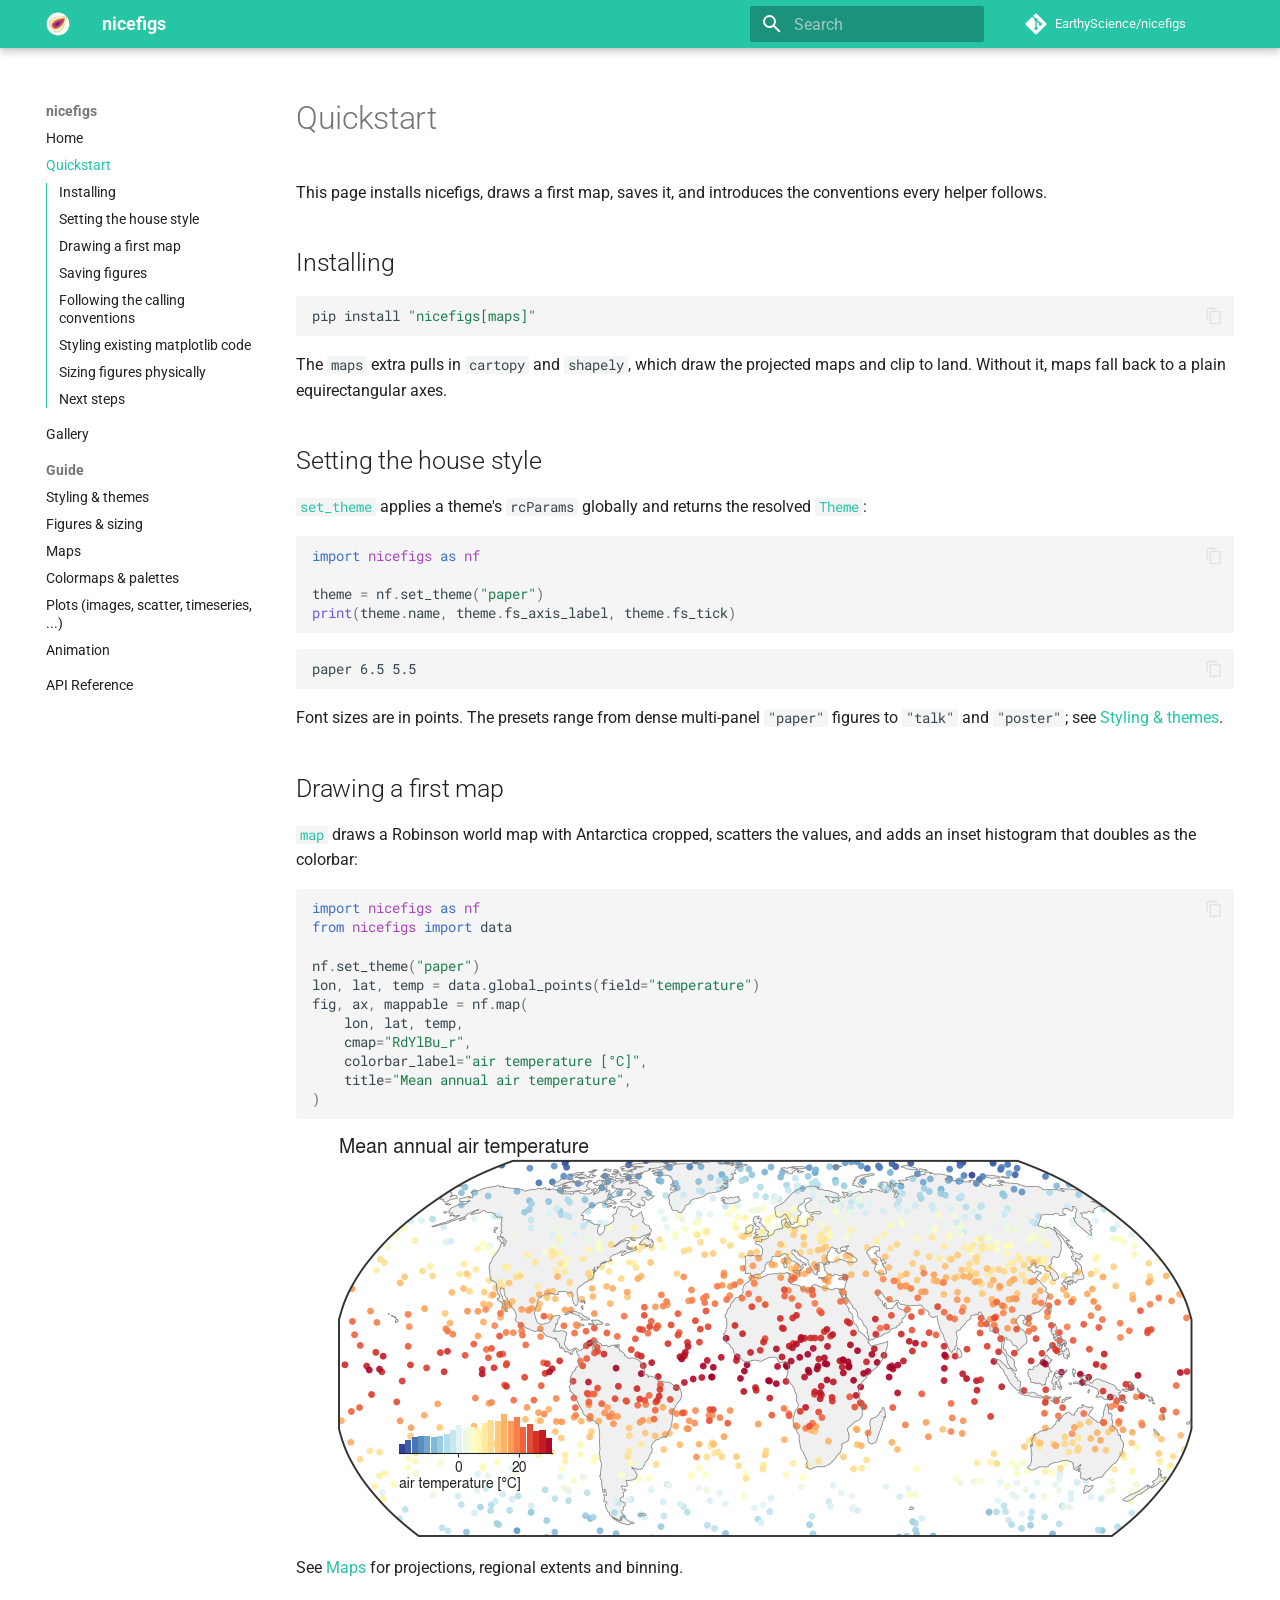
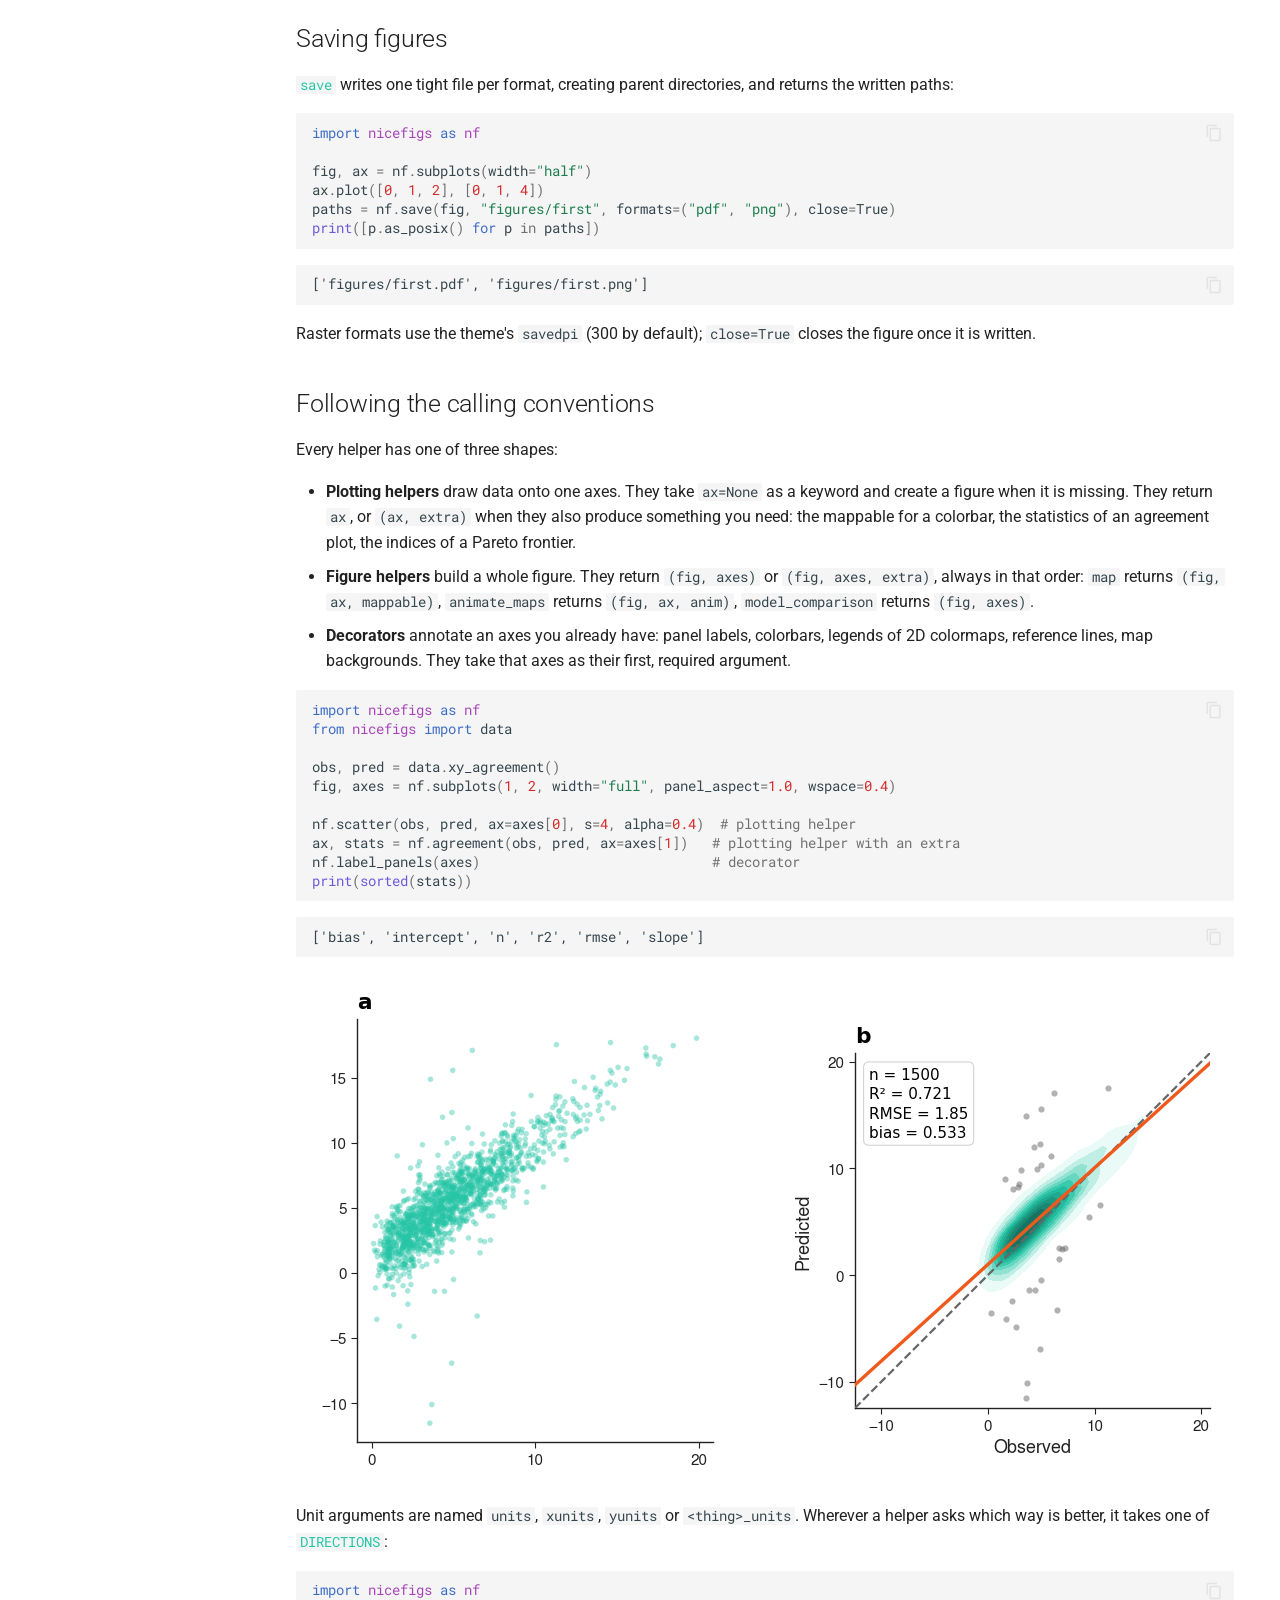
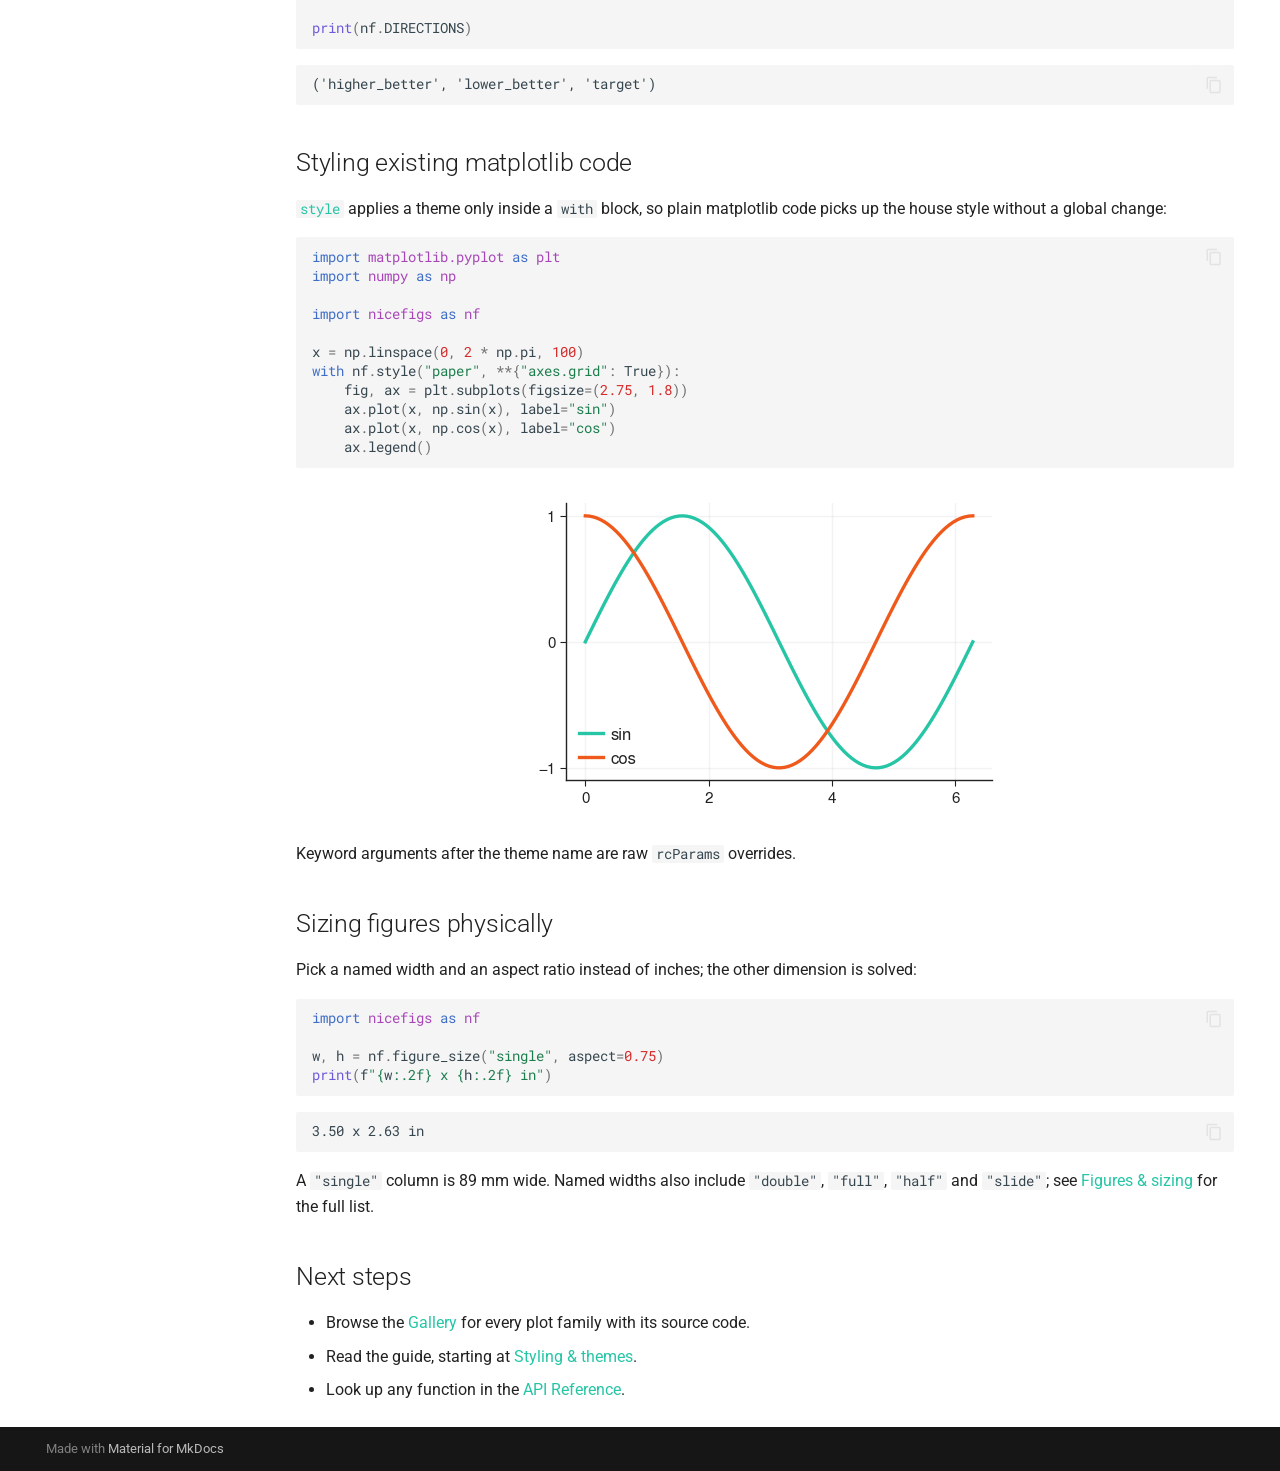
<file: quickstart/index.html>
<!doctype html>
<html lang="en" class="no-js">
  <head>
    
      <meta charset="utf-8">
      <meta name="viewport" content="width=device-width,initial-scale=1">
      
        <meta name="description" content="Publication-grade, modular matplotlib plotting for geoscience.">
      
      
      
        <link rel="canonical" href="https://earthyscience.github.io/nicefigs/quickstart/">
      
      
        <link rel="prev" href="..">
      
      
        <link rel="next" href="../gallery/">
      
      
        
      
      
      <link rel="icon" href="../assets/logo/favicon.png">
      <meta name="generator" content="mkdocs-1.6.1, mkdocs-material-9.8.2">
    
    
      
        <title>Quickstart - nicefigs</title>
      
    
    
      <link rel="stylesheet" href="../assets/stylesheets/main.57a0d79d.min.css">
      
        
        <link rel="stylesheet" href="../assets/stylesheets/palette.fb2fffe2.min.css">
      
      


    
    
      
    
    
      
        
        
        <link rel="preconnect" href="https://fonts.gstatic.com" crossorigin>
        <link rel="stylesheet" href="https://fonts.googleapis.com/css?family=Roboto:300,300i,400,400i,700,700i%7CRoboto+Mono:400,400i,700,700i&display=fallback">
        <style>:root{--md-text-font:"Roboto";--md-code-font:"Roboto Mono"}</style>
      
    
    
      <link rel="stylesheet" href="../assets/_mkdocstrings.css">
    
      <link rel="stylesheet" href="../stylesheets/extra.css">
    
    <script>__md_scope=new URL("..",location),__md_hash=e=>[...e].reduce(((e,_)=>(e<<5)-e+_.charCodeAt(0)),0),__md_get=(e,_=localStorage,t=__md_scope)=>JSON.parse(_.getItem(t.pathname+"."+e)),__md_set=(e,_,t=localStorage,a=__md_scope)=>{try{t.setItem(a.pathname+"."+e,JSON.stringify(_))}catch(e){}}</script>
    
      

    
    
  </head>
  
  
    
    
    
    
    
    <body dir="ltr" data-md-color-scheme="default" data-md-color-primary="teal" data-md-color-accent="teal">
  
    
    <input class="md-toggle" data-md-toggle="drawer" type="checkbox" id="__drawer" autocomplete="off">
    <input class="md-toggle" data-md-toggle="search" type="checkbox" id="__search" autocomplete="off">
    <label class="md-overlay" for="__drawer"></label>
    <div data-md-component="skip">
      
        
        <a href="#quickstart" class="md-skip">
          Skip to content
        </a>
      
    </div>
    <div data-md-component="announce">
      
    </div>
    
    
      

  

<header class="md-header md-header--shadow" data-md-component="header">
  <nav class="md-header__inner md-grid" aria-label="Header">
    <a href=".." title="nicefigs" class="md-header__button md-logo" aria-label="nicefigs" data-md-component="logo">
      
  <img src="../assets/logo/nicefigs-mark.svg" alt="logo">

    </a>
    <label class="md-header__button md-icon" for="__drawer">
      
      <svg xmlns="http://www.w3.org/2000/svg" viewBox="0 0 24 24"><path d="M3 6h18v2H3zm0 5h18v2H3zm0 5h18v2H3z"/></svg>
    </label>
    <div class="md-header__title" data-md-component="header-title">
      <div class="md-header__ellipsis">
        <div class="md-header__topic">
          <span class="md-ellipsis">
            nicefigs
          </span>
        </div>
        <div class="md-header__topic" data-md-component="header-topic">
          <span class="md-ellipsis">
            
              Quickstart
            
          </span>
        </div>
      </div>
    </div>
    
      
    
    
    
    
      
      
        <label class="md-header__button md-icon" for="__search">
          
          <svg xmlns="http://www.w3.org/2000/svg" viewBox="0 0 24 24"><path d="M9.5 3A6.5 6.5 0 0 1 16 9.5c0 1.61-.59 3.09-1.56 4.23l.27.27h.79l5 5-1.5 1.5-5-5v-.79l-.27-.27A6.52 6.52 0 0 1 9.5 16 6.5 6.5 0 0 1 3 9.5 6.5 6.5 0 0 1 9.5 3m0 2C7 5 5 7 5 9.5S7 14 9.5 14 14 12 14 9.5 12 5 9.5 5"/></svg>
        </label>
        <div class="md-search" data-md-component="search" role="dialog">
  <label class="md-search__overlay" for="__search"></label>
  <div class="md-search__inner" role="search">
    <form class="md-search__form" name="search">
      <input type="text" class="md-search__input" name="query" aria-label="Search" placeholder="Search" autocapitalize="off" autocorrect="off" autocomplete="off" spellcheck="false" data-md-component="search-query" required>
      <label class="md-search__icon md-icon" for="__search">
        
        <svg xmlns="http://www.w3.org/2000/svg" viewBox="0 0 24 24"><path d="M9.5 3A6.5 6.5 0 0 1 16 9.5c0 1.61-.59 3.09-1.56 4.23l.27.27h.79l5 5-1.5 1.5-5-5v-.79l-.27-.27A6.52 6.52 0 0 1 9.5 16 6.5 6.5 0 0 1 3 9.5 6.5 6.5 0 0 1 9.5 3m0 2C7 5 5 7 5 9.5S7 14 9.5 14 14 12 14 9.5 12 5 9.5 5"/></svg>
        
        <svg xmlns="http://www.w3.org/2000/svg" viewBox="0 0 24 24"><path d="M20 11v2H8l5.5 5.5-1.42 1.42L4.16 12l7.92-7.92L13.5 5.5 8 11z"/></svg>
      </label>
      <nav class="md-search__options" aria-label="Search">
        
        <button type="reset" class="md-search__icon md-icon" title="Clear" aria-label="Clear" tabindex="-1">
          
          <svg xmlns="http://www.w3.org/2000/svg" viewBox="0 0 24 24"><path d="M19 6.41 17.59 5 12 10.59 6.41 5 5 6.41 10.59 12 5 17.59 6.41 19 12 13.41 17.59 19 19 17.59 13.41 12z"/></svg>
        </button>
      </nav>
      
    </form>
    <div class="md-search__output">
      <div class="md-search__scrollwrap" tabindex="0" data-md-scrollfix>
        <div class="md-search-result" data-md-component="search-result">
          <div class="md-search-result__meta">
            Initializing search
          </div>
          <ol class="md-search-result__list" role="presentation"></ol>
        </div>
      </div>
    </div>
  </div>
</div>
      
    
    
      <div class="md-header__source">
        <a href="https://github.com/EarthyScience/nicefigs" title="Go to repository" class="md-source" data-md-component="source">
  <div class="md-source__icon md-icon">
    
    <svg xmlns="http://www.w3.org/2000/svg" viewBox="0 0 448 512"><!--! Font Awesome Free 7.1.0 by @fontawesome - https://fontawesome.com License - https://fontawesome.com/license/free (Icons: CC BY 4.0, Fonts: SIL OFL 1.1, Code: MIT License) Copyright 2025 Fonticons, Inc.--><path d="M439.6 236.1 244 40.5c-5.4-5.5-12.8-8.5-20.4-8.5s-15 3-20.4 8.4L162.5 81l51.5 51.5c27.1-9.1 52.7 16.8 43.4 43.7l49.7 49.7c34.2-11.8 61.2 31 35.5 56.7-26.5 26.5-70.2-2.9-56-37.3L240.3 199v121.9c25.3 12.5 22.3 41.8 9.1 55-6.4 6.4-15.2 10.1-24.3 10.1s-17.8-3.6-24.3-10.1c-17.6-17.6-11.1-46.9 11.2-56v-123c-20.8-8.5-24.6-30.7-18.6-45L142.6 101 8.5 235.1C3 240.6 0 247.9 0 255.5s3 15 8.5 20.4l195.6 195.7c5.4 5.4 12.7 8.4 20.4 8.4s15-3 20.4-8.4l194.7-194.7c5.4-5.4 8.4-12.8 8.4-20.4s-3-15-8.4-20.4"/></svg>
  </div>
  <div class="md-source__repository">
    EarthyScience/nicefigs
  </div>
</a>
      </div>
    
  </nav>
  
</header>
    
    <div class="md-container" data-md-component="container">
      
      
        
          
        
      
      <main class="md-main" data-md-component="main">
        <div class="md-main__inner md-grid">
          
            
              
              <div class="md-sidebar md-sidebar--primary" data-md-component="sidebar" data-md-type="navigation" >
                <div class="md-sidebar__scrollwrap">
                  <div class="md-sidebar__inner">
                    



  

<nav class="md-nav md-nav--primary md-nav--integrated" aria-label="Navigation" data-md-level="0">
  <label class="md-nav__title" for="__drawer">
    <a href=".." title="nicefigs" class="md-nav__button md-logo" aria-label="nicefigs" data-md-component="logo">
      
  <img src="../assets/logo/nicefigs-mark.svg" alt="logo">

    </a>
    nicefigs
  </label>
  
    <div class="md-nav__source">
      <a href="https://github.com/EarthyScience/nicefigs" title="Go to repository" class="md-source" data-md-component="source">
  <div class="md-source__icon md-icon">
    
    <svg xmlns="http://www.w3.org/2000/svg" viewBox="0 0 448 512"><!--! Font Awesome Free 7.1.0 by @fontawesome - https://fontawesome.com License - https://fontawesome.com/license/free (Icons: CC BY 4.0, Fonts: SIL OFL 1.1, Code: MIT License) Copyright 2025 Fonticons, Inc.--><path d="M439.6 236.1 244 40.5c-5.4-5.5-12.8-8.5-20.4-8.5s-15 3-20.4 8.4L162.5 81l51.5 51.5c27.1-9.1 52.7 16.8 43.4 43.7l49.7 49.7c34.2-11.8 61.2 31 35.5 56.7-26.5 26.5-70.2-2.9-56-37.3L240.3 199v121.9c25.3 12.5 22.3 41.8 9.1 55-6.4 6.4-15.2 10.1-24.3 10.1s-17.8-3.6-24.3-10.1c-17.6-17.6-11.1-46.9 11.2-56v-123c-20.8-8.5-24.6-30.7-18.6-45L142.6 101 8.5 235.1C3 240.6 0 247.9 0 255.5s3 15 8.5 20.4l195.6 195.7c5.4 5.4 12.7 8.4 20.4 8.4s15-3 20.4-8.4l194.7-194.7c5.4-5.4 8.4-12.8 8.4-20.4s-3-15-8.4-20.4"/></svg>
  </div>
  <div class="md-source__repository">
    EarthyScience/nicefigs
  </div>
</a>
    </div>
  
  <ul class="md-nav__list" data-md-scrollfix>
    
      
      
  
  
  
  
    <li class="md-nav__item">
      <a href=".." class="md-nav__link">
        
  
  
  <span class="md-ellipsis">
    
  
    Home
  

    
  </span>
  
  

      </a>
    </li>
  

    
      
      
  
  
    
  
  
  
    <li class="md-nav__item md-nav__item--active">
      
      <input class="md-nav__toggle md-toggle" type="checkbox" id="__toc">
      
      
        
      
      
        <label class="md-nav__link md-nav__link--active" for="__toc">
          
  
  
  <span class="md-ellipsis">
    
  
    Quickstart
  

    
  </span>
  
  

          <span class="md-nav__icon md-icon"></span>
        </label>
      
      <a href="./" class="md-nav__link md-nav__link--active">
        
  
  
  <span class="md-ellipsis">
    
  
    Quickstart
  

    
  </span>
  
  

      </a>
      
        

<nav class="md-nav md-nav--secondary" aria-label="Table of contents">
  
  
  
    
  
  
    <label class="md-nav__title" for="__toc">
      <span class="md-nav__icon md-icon"></span>
      Table of contents
    </label>
    <ul class="md-nav__list" data-md-component="toc" data-md-scrollfix>
      
        <li class="md-nav__item">
  <a href="#installing" class="md-nav__link">
    <span class="md-ellipsis">
      
        Installing
      
    </span>
  </a>
  
</li>
      
        <li class="md-nav__item">
  <a href="#setting-the-house-style" class="md-nav__link">
    <span class="md-ellipsis">
      
        Setting the house style
      
    </span>
  </a>
  
</li>
      
        <li class="md-nav__item">
  <a href="#drawing-a-first-map" class="md-nav__link">
    <span class="md-ellipsis">
      
        Drawing a first map
      
    </span>
  </a>
  
</li>
      
        <li class="md-nav__item">
  <a href="#saving-figures" class="md-nav__link">
    <span class="md-ellipsis">
      
        Saving figures
      
    </span>
  </a>
  
</li>
      
        <li class="md-nav__item">
  <a href="#following-the-calling-conventions" class="md-nav__link">
    <span class="md-ellipsis">
      
        Following the calling conventions
      
    </span>
  </a>
  
</li>
      
        <li class="md-nav__item">
  <a href="#styling-existing-matplotlib-code" class="md-nav__link">
    <span class="md-ellipsis">
      
        Styling existing matplotlib code
      
    </span>
  </a>
  
</li>
      
        <li class="md-nav__item">
  <a href="#sizing-figures-physically" class="md-nav__link">
    <span class="md-ellipsis">
      
        Sizing figures physically
      
    </span>
  </a>
  
</li>
      
        <li class="md-nav__item">
  <a href="#next-steps" class="md-nav__link">
    <span class="md-ellipsis">
      
        Next steps
      
    </span>
  </a>
  
</li>
      
    </ul>
  
</nav>
      
    </li>
  

    
      
      
  
  
  
  
    <li class="md-nav__item">
      <a href="../gallery/" class="md-nav__link">
        
  
  
  <span class="md-ellipsis">
    
  
    Gallery
  

    
  </span>
  
  

      </a>
    </li>
  

    
      
      
  
  
  
  
    
    
    
    
      
        
        
      
    
    
    <li class="md-nav__item md-nav__item--section md-nav__item--nested">
      
        
        
        <input class="md-nav__toggle md-toggle " type="checkbox" id="__nav_4" >
        
          
          <label class="md-nav__link" for="__nav_4" id="__nav_4_label" tabindex="">
            
  
  
  <span class="md-ellipsis">
    
  
    Guide
  

    
  </span>
  
  

            <span class="md-nav__icon md-icon"></span>
          </label>
        
        <nav class="md-nav" data-md-level="1" aria-labelledby="__nav_4_label" aria-expanded="false">
          <label class="md-nav__title" for="__nav_4">
            <span class="md-nav__icon md-icon"></span>
            
  
    Guide
  

          </label>
          <ul class="md-nav__list" data-md-scrollfix>
            
              
                
  
  
  
  
    <li class="md-nav__item">
      <a href="../guide/styling/" class="md-nav__link">
        
  
  
  <span class="md-ellipsis">
    
  
    Styling & themes
  

    
  </span>
  
  

      </a>
    </li>
  

              
            
              
                
  
  
  
  
    <li class="md-nav__item">
      <a href="../guide/figures/" class="md-nav__link">
        
  
  
  <span class="md-ellipsis">
    
  
    Figures & sizing
  

    
  </span>
  
  

      </a>
    </li>
  

              
            
              
                
  
  
  
  
    <li class="md-nav__item">
      <a href="../guide/maps/" class="md-nav__link">
        
  
  
  <span class="md-ellipsis">
    
  
    Maps
  

    
  </span>
  
  

      </a>
    </li>
  

              
            
              
                
  
  
  
  
    <li class="md-nav__item">
      <a href="../guide/colormaps/" class="md-nav__link">
        
  
  
  <span class="md-ellipsis">
    
  
    Colormaps & palettes
  

    
  </span>
  
  

      </a>
    </li>
  

              
            
              
                
  
  
  
  
    <li class="md-nav__item">
      <a href="../guide/plots/" class="md-nav__link">
        
  
  
  <span class="md-ellipsis">
    
  
    Plots (images, scatter, timeseries, ...)
  

    
  </span>
  
  

      </a>
    </li>
  

              
            
              
                
  
  
  
  
    <li class="md-nav__item">
      <a href="../guide/animation/" class="md-nav__link">
        
  
  
  <span class="md-ellipsis">
    
  
    Animation
  

    
  </span>
  
  

      </a>
    </li>
  

              
            
          </ul>
        </nav>
      
    </li>
  

    
      
      
  
  
  
  
    <li class="md-nav__item">
      <a href="../api/" class="md-nav__link">
        
  
  
  <span class="md-ellipsis">
    
  
    API Reference
  

    
  </span>
  
  

      </a>
    </li>
  

    
  </ul>
</nav>
                  </div>
                </div>
              </div>
            
            
          
          
            <div class="md-content" data-md-component="content">
              
              <article class="md-content__inner md-typeset">
                
                  


  
  


<h1 id="quickstart">Quickstart<a class="headerlink" href="#quickstart" title="Permanent link">&para;</a></h1>
<p>This page installs nicefigs, draws a first map, saves it, and introduces the
conventions every helper follows.</p>
<h2 id="installing">Installing<a class="headerlink" href="#installing" title="Permanent link">&para;</a></h2>
<div class="highlight"><pre><span></span><code><a id="__codelineno-0-1" name="__codelineno-0-1" href="#__codelineno-0-1"></a>pip<span class="w"> </span>install<span class="w"> </span><span class="s2">"nicefigs[maps]"</span>
</code></pre></div>
<p>The <code>maps</code> extra pulls in <code>cartopy</code> and <code>shapely</code>, which draw the projected
maps and clip to land. Without it, maps fall back to a plain equirectangular
axes.</p>
<h2 id="setting-the-house-style">Setting the house style<a class="headerlink" href="#setting-the-house-style" title="Permanent link">&para;</a></h2>
<p><a class="autorefs autorefs-internal" title="set_theme" href="../api/#nicefigs.style.set_theme"><code>set_theme</code></a> applies a theme's <code>rcParams</code> globally and
returns the resolved <a class="autorefs autorefs-internal" title="Theme


  
      dataclass
  " href="../api/#nicefigs.style.Theme"><code>Theme</code></a>:</p>
<div class="highlight"><pre><span></span><code><a id="__codelineno-1-1" name="__codelineno-1-1" href="#__codelineno-1-1"></a><span class="kn">import</span><span class="w"> </span><span class="nn">nicefigs</span><span class="w"> </span><span class="k">as</span><span class="w"> </span><span class="nn">nf</span>
<a id="__codelineno-1-2" name="__codelineno-1-2" href="#__codelineno-1-2"></a>
<a id="__codelineno-1-3" name="__codelineno-1-3" href="#__codelineno-1-3"></a><span class="n">theme</span> <span class="o">=</span> <span class="n">nf</span><span class="o">.</span><span class="n">set_theme</span><span class="p">(</span><span class="s2">"paper"</span><span class="p">)</span>
<a id="__codelineno-1-4" name="__codelineno-1-4" href="#__codelineno-1-4"></a><span class="nb">print</span><span class="p">(</span><span class="n">theme</span><span class="o">.</span><span class="n">name</span><span class="p">,</span> <span class="n">theme</span><span class="o">.</span><span class="n">fs_axis_label</span><span class="p">,</span> <span class="n">theme</span><span class="o">.</span><span class="n">fs_tick</span><span class="p">)</span>
</code></pre></div>
<div class="highlight"><pre><span></span><code><a id="__codelineno-2-1" name="__codelineno-2-1" href="#__codelineno-2-1"></a>paper 6.5 5.5
</code></pre></div>
<p>Font sizes are in points. The presets range from dense multi-panel <code>"paper"</code>
figures to <code>"talk"</code> and <code>"poster"</code>; see <a href="../guide/styling/">Styling &amp; themes</a>.</p>
<h2 id="drawing-a-first-map">Drawing a first map<a class="headerlink" href="#drawing-a-first-map" title="Permanent link">&para;</a></h2>
<p><a class="autorefs autorefs-internal" title="map" href="../api/#nicefigs.maps.map"><code>map</code></a> draws a Robinson world map with Antarctica cropped,
scatters the values, and adds an inset histogram that doubles as the colorbar:</p>
<div class="highlight"><pre><span></span><code><a id="__codelineno-3-1" name="__codelineno-3-1" href="#__codelineno-3-1"></a><span class="kn">import</span><span class="w"> </span><span class="nn">nicefigs</span><span class="w"> </span><span class="k">as</span><span class="w"> </span><span class="nn">nf</span>
<a id="__codelineno-3-2" name="__codelineno-3-2" href="#__codelineno-3-2"></a><span class="kn">from</span><span class="w"> </span><span class="nn">nicefigs</span><span class="w"> </span><span class="kn">import</span> <span class="n">data</span>
<a id="__codelineno-3-3" name="__codelineno-3-3" href="#__codelineno-3-3"></a>
<a id="__codelineno-3-4" name="__codelineno-3-4" href="#__codelineno-3-4"></a><span class="n">nf</span><span class="o">.</span><span class="n">set_theme</span><span class="p">(</span><span class="s2">"paper"</span><span class="p">)</span>
<a id="__codelineno-3-5" name="__codelineno-3-5" href="#__codelineno-3-5"></a><span class="n">lon</span><span class="p">,</span> <span class="n">lat</span><span class="p">,</span> <span class="n">temp</span> <span class="o">=</span> <span class="n">data</span><span class="o">.</span><span class="n">global_points</span><span class="p">(</span><span class="n">field</span><span class="o">=</span><span class="s2">"temperature"</span><span class="p">)</span>
<a id="__codelineno-3-6" name="__codelineno-3-6" href="#__codelineno-3-6"></a><span class="n">fig</span><span class="p">,</span> <span class="n">ax</span><span class="p">,</span> <span class="n">mappable</span> <span class="o">=</span> <span class="n">nf</span><span class="o">.</span><span class="n">map</span><span class="p">(</span>
<a id="__codelineno-3-7" name="__codelineno-3-7" href="#__codelineno-3-7"></a>    <span class="n">lon</span><span class="p">,</span> <span class="n">lat</span><span class="p">,</span> <span class="n">temp</span><span class="p">,</span>
<a id="__codelineno-3-8" name="__codelineno-3-8" href="#__codelineno-3-8"></a>    <span class="n">cmap</span><span class="o">=</span><span class="s2">"RdYlBu_r"</span><span class="p">,</span>
<a id="__codelineno-3-9" name="__codelineno-3-9" href="#__codelineno-3-9"></a>    <span class="n">colorbar_label</span><span class="o">=</span><span class="s2">"air temperature [°C]"</span><span class="p">,</span>
<a id="__codelineno-3-10" name="__codelineno-3-10" href="#__codelineno-3-10"></a>    <span class="n">title</span><span class="o">=</span><span class="s2">"Mean annual air temperature"</span><span class="p">,</span>
<a id="__codelineno-3-11" name="__codelineno-3-11" href="#__codelineno-3-11"></a><span class="p">)</span>
</code></pre></div>
<p><img alt="Global map" src="../assets/guide/quickstart-map.png" /></p>
<p>See <a href="../guide/maps/">Maps</a> for projections, regional extents and binning.</p>
<h2 id="saving-figures">Saving figures<a class="headerlink" href="#saving-figures" title="Permanent link">&para;</a></h2>
<p><a class="autorefs autorefs-internal" title="save" href="../api/#nicefigs.figure.save"><code>save</code></a> writes one tight file per format, creating parent
directories, and returns the written paths:</p>
<div class="highlight"><pre><span></span><code><a id="__codelineno-4-1" name="__codelineno-4-1" href="#__codelineno-4-1"></a><span class="kn">import</span><span class="w"> </span><span class="nn">nicefigs</span><span class="w"> </span><span class="k">as</span><span class="w"> </span><span class="nn">nf</span>
<a id="__codelineno-4-2" name="__codelineno-4-2" href="#__codelineno-4-2"></a>
<a id="__codelineno-4-3" name="__codelineno-4-3" href="#__codelineno-4-3"></a><span class="n">fig</span><span class="p">,</span> <span class="n">ax</span> <span class="o">=</span> <span class="n">nf</span><span class="o">.</span><span class="n">subplots</span><span class="p">(</span><span class="n">width</span><span class="o">=</span><span class="s2">"half"</span><span class="p">)</span>
<a id="__codelineno-4-4" name="__codelineno-4-4" href="#__codelineno-4-4"></a><span class="n">ax</span><span class="o">.</span><span class="n">plot</span><span class="p">([</span><span class="mi">0</span><span class="p">,</span> <span class="mi">1</span><span class="p">,</span> <span class="mi">2</span><span class="p">],</span> <span class="p">[</span><span class="mi">0</span><span class="p">,</span> <span class="mi">1</span><span class="p">,</span> <span class="mi">4</span><span class="p">])</span>
<a id="__codelineno-4-5" name="__codelineno-4-5" href="#__codelineno-4-5"></a><span class="n">paths</span> <span class="o">=</span> <span class="n">nf</span><span class="o">.</span><span class="n">save</span><span class="p">(</span><span class="n">fig</span><span class="p">,</span> <span class="s2">"figures/first"</span><span class="p">,</span> <span class="n">formats</span><span class="o">=</span><span class="p">(</span><span class="s2">"pdf"</span><span class="p">,</span> <span class="s2">"png"</span><span class="p">),</span> <span class="n">close</span><span class="o">=</span><span class="kc">True</span><span class="p">)</span>
<a id="__codelineno-4-6" name="__codelineno-4-6" href="#__codelineno-4-6"></a><span class="nb">print</span><span class="p">([</span><span class="n">p</span><span class="o">.</span><span class="n">as_posix</span><span class="p">()</span> <span class="k">for</span> <span class="n">p</span> <span class="ow">in</span> <span class="n">paths</span><span class="p">])</span>
</code></pre></div>
<div class="highlight"><pre><span></span><code><a id="__codelineno-5-1" name="__codelineno-5-1" href="#__codelineno-5-1"></a>['figures/first.pdf', 'figures/first.png']
</code></pre></div>
<p>Raster formats use the theme's <code>savedpi</code> (300 by default); <code>close=True</code> closes
the figure once it is written.</p>
<h2 id="following-the-calling-conventions">Following the calling conventions<a class="headerlink" href="#following-the-calling-conventions" title="Permanent link">&para;</a></h2>
<p>Every helper has one of three shapes:</p>
<ul>
<li><strong>Plotting helpers</strong> draw data onto one axes. They take <code>ax=None</code> as a
  keyword and create a figure when it is missing. They return <code>ax</code>, or
  <code>(ax, extra)</code> when they also produce something you need: the mappable for a
  colorbar, the statistics of an agreement plot, the indices of a Pareto
  frontier.</li>
<li><strong>Figure helpers</strong> build a whole figure. They return <code>(fig, axes)</code> or
  <code>(fig, axes, extra)</code>, always in that order: <code>map</code> returns
  <code>(fig, ax, mappable)</code>, <code>animate_maps</code> returns <code>(fig, ax, anim)</code>,
  <code>model_comparison</code> returns <code>(fig, axes)</code>.</li>
<li><strong>Decorators</strong> annotate an axes you already have: panel labels, colorbars,
  legends of 2D colormaps, reference lines, map backgrounds. They take that
  axes as their first, required argument.</li>
</ul>
<div class="highlight"><pre><span></span><code><a id="__codelineno-6-1" name="__codelineno-6-1" href="#__codelineno-6-1"></a><span class="kn">import</span><span class="w"> </span><span class="nn">nicefigs</span><span class="w"> </span><span class="k">as</span><span class="w"> </span><span class="nn">nf</span>
<a id="__codelineno-6-2" name="__codelineno-6-2" href="#__codelineno-6-2"></a><span class="kn">from</span><span class="w"> </span><span class="nn">nicefigs</span><span class="w"> </span><span class="kn">import</span> <span class="n">data</span>
<a id="__codelineno-6-3" name="__codelineno-6-3" href="#__codelineno-6-3"></a>
<a id="__codelineno-6-4" name="__codelineno-6-4" href="#__codelineno-6-4"></a><span class="n">obs</span><span class="p">,</span> <span class="n">pred</span> <span class="o">=</span> <span class="n">data</span><span class="o">.</span><span class="n">xy_agreement</span><span class="p">()</span>
<a id="__codelineno-6-5" name="__codelineno-6-5" href="#__codelineno-6-5"></a><span class="n">fig</span><span class="p">,</span> <span class="n">axes</span> <span class="o">=</span> <span class="n">nf</span><span class="o">.</span><span class="n">subplots</span><span class="p">(</span><span class="mi">1</span><span class="p">,</span> <span class="mi">2</span><span class="p">,</span> <span class="n">width</span><span class="o">=</span><span class="s2">"full"</span><span class="p">,</span> <span class="n">panel_aspect</span><span class="o">=</span><span class="mf">1.0</span><span class="p">,</span> <span class="n">wspace</span><span class="o">=</span><span class="mf">0.4</span><span class="p">)</span>
<a id="__codelineno-6-6" name="__codelineno-6-6" href="#__codelineno-6-6"></a>
<a id="__codelineno-6-7" name="__codelineno-6-7" href="#__codelineno-6-7"></a><span class="n">nf</span><span class="o">.</span><span class="n">scatter</span><span class="p">(</span><span class="n">obs</span><span class="p">,</span> <span class="n">pred</span><span class="p">,</span> <span class="n">ax</span><span class="o">=</span><span class="n">axes</span><span class="p">[</span><span class="mi">0</span><span class="p">],</span> <span class="n">s</span><span class="o">=</span><span class="mi">4</span><span class="p">,</span> <span class="n">alpha</span><span class="o">=</span><span class="mf">0.4</span><span class="p">)</span>  <span class="c1"># plotting helper</span>
<a id="__codelineno-6-8" name="__codelineno-6-8" href="#__codelineno-6-8"></a><span class="n">ax</span><span class="p">,</span> <span class="n">stats</span> <span class="o">=</span> <span class="n">nf</span><span class="o">.</span><span class="n">agreement</span><span class="p">(</span><span class="n">obs</span><span class="p">,</span> <span class="n">pred</span><span class="p">,</span> <span class="n">ax</span><span class="o">=</span><span class="n">axes</span><span class="p">[</span><span class="mi">1</span><span class="p">])</span>   <span class="c1"># plotting helper with an extra</span>
<a id="__codelineno-6-9" name="__codelineno-6-9" href="#__codelineno-6-9"></a><span class="n">nf</span><span class="o">.</span><span class="n">label_panels</span><span class="p">(</span><span class="n">axes</span><span class="p">)</span>                             <span class="c1"># decorator</span>
<a id="__codelineno-6-10" name="__codelineno-6-10" href="#__codelineno-6-10"></a><span class="nb">print</span><span class="p">(</span><span class="nb">sorted</span><span class="p">(</span><span class="n">stats</span><span class="p">))</span>
</code></pre></div>
<div class="highlight"><pre><span></span><code><a id="__codelineno-7-1" name="__codelineno-7-1" href="#__codelineno-7-1"></a>['bias', 'intercept', 'n', 'r2', 'rmse', 'slope']
</code></pre></div>
<p><img alt="Plotting helpers and a decorator" src="../assets/guide/quickstart-conventions.png" /></p>
<p>Unit arguments are named <code>units</code>, <code>xunits</code>, <code>yunits</code> or <code>&lt;thing&gt;_units</code>.
Wherever a helper asks which way is better, it takes one of
<a class="autorefs autorefs-internal" title="DIRECTIONS


  
      module-attribute
  " href="../api/#nicefigs.units.DIRECTIONS"><code>DIRECTIONS</code></a>:</p>
<div class="highlight"><pre><span></span><code><a id="__codelineno-8-1" name="__codelineno-8-1" href="#__codelineno-8-1"></a><span class="kn">import</span><span class="w"> </span><span class="nn">nicefigs</span><span class="w"> </span><span class="k">as</span><span class="w"> </span><span class="nn">nf</span>
<a id="__codelineno-8-2" name="__codelineno-8-2" href="#__codelineno-8-2"></a>
<a id="__codelineno-8-3" name="__codelineno-8-3" href="#__codelineno-8-3"></a><span class="nb">print</span><span class="p">(</span><span class="n">nf</span><span class="o">.</span><span class="n">DIRECTIONS</span><span class="p">)</span>
</code></pre></div>
<div class="highlight"><pre><span></span><code><a id="__codelineno-9-1" name="__codelineno-9-1" href="#__codelineno-9-1"></a>('higher_better', 'lower_better', 'target')
</code></pre></div>
<h2 id="styling-existing-matplotlib-code">Styling existing matplotlib code<a class="headerlink" href="#styling-existing-matplotlib-code" title="Permanent link">&para;</a></h2>
<p><a class="autorefs autorefs-internal" title="style" href="../api/#nicefigs.style.style"><code>style</code></a> applies a theme only inside a <code>with</code> block, so
plain matplotlib code picks up the house style without a global change:</p>
<div class="highlight"><pre><span></span><code><a id="__codelineno-10-1" name="__codelineno-10-1" href="#__codelineno-10-1"></a><span class="kn">import</span><span class="w"> </span><span class="nn">matplotlib.pyplot</span><span class="w"> </span><span class="k">as</span><span class="w"> </span><span class="nn">plt</span>
<a id="__codelineno-10-2" name="__codelineno-10-2" href="#__codelineno-10-2"></a><span class="kn">import</span><span class="w"> </span><span class="nn">numpy</span><span class="w"> </span><span class="k">as</span><span class="w"> </span><span class="nn">np</span>
<a id="__codelineno-10-3" name="__codelineno-10-3" href="#__codelineno-10-3"></a>
<a id="__codelineno-10-4" name="__codelineno-10-4" href="#__codelineno-10-4"></a><span class="kn">import</span><span class="w"> </span><span class="nn">nicefigs</span><span class="w"> </span><span class="k">as</span><span class="w"> </span><span class="nn">nf</span>
<a id="__codelineno-10-5" name="__codelineno-10-5" href="#__codelineno-10-5"></a>
<a id="__codelineno-10-6" name="__codelineno-10-6" href="#__codelineno-10-6"></a><span class="n">x</span> <span class="o">=</span> <span class="n">np</span><span class="o">.</span><span class="n">linspace</span><span class="p">(</span><span class="mi">0</span><span class="p">,</span> <span class="mi">2</span> <span class="o">*</span> <span class="n">np</span><span class="o">.</span><span class="n">pi</span><span class="p">,</span> <span class="mi">100</span><span class="p">)</span>
<a id="__codelineno-10-7" name="__codelineno-10-7" href="#__codelineno-10-7"></a><span class="k">with</span> <span class="n">nf</span><span class="o">.</span><span class="n">style</span><span class="p">(</span><span class="s2">"paper"</span><span class="p">,</span> <span class="o">**</span><span class="p">{</span><span class="s2">"axes.grid"</span><span class="p">:</span> <span class="kc">True</span><span class="p">}):</span>
<a id="__codelineno-10-8" name="__codelineno-10-8" href="#__codelineno-10-8"></a>    <span class="n">fig</span><span class="p">,</span> <span class="n">ax</span> <span class="o">=</span> <span class="n">plt</span><span class="o">.</span><span class="n">subplots</span><span class="p">(</span><span class="n">figsize</span><span class="o">=</span><span class="p">(</span><span class="mf">2.75</span><span class="p">,</span> <span class="mf">1.8</span><span class="p">))</span>
<a id="__codelineno-10-9" name="__codelineno-10-9" href="#__codelineno-10-9"></a>    <span class="n">ax</span><span class="o">.</span><span class="n">plot</span><span class="p">(</span><span class="n">x</span><span class="p">,</span> <span class="n">np</span><span class="o">.</span><span class="n">sin</span><span class="p">(</span><span class="n">x</span><span class="p">),</span> <span class="n">label</span><span class="o">=</span><span class="s2">"sin"</span><span class="p">)</span>
<a id="__codelineno-10-10" name="__codelineno-10-10" href="#__codelineno-10-10"></a>    <span class="n">ax</span><span class="o">.</span><span class="n">plot</span><span class="p">(</span><span class="n">x</span><span class="p">,</span> <span class="n">np</span><span class="o">.</span><span class="n">cos</span><span class="p">(</span><span class="n">x</span><span class="p">),</span> <span class="n">label</span><span class="o">=</span><span class="s2">"cos"</span><span class="p">)</span>
<a id="__codelineno-10-11" name="__codelineno-10-11" href="#__codelineno-10-11"></a>    <span class="n">ax</span><span class="o">.</span><span class="n">legend</span><span class="p">()</span>
</code></pre></div>
<p><img alt="Plain matplotlib in the house style" src="../assets/guide/quickstart-style.png" /></p>
<p>Keyword arguments after the theme name are raw <code>rcParams</code> overrides.</p>
<h2 id="sizing-figures-physically">Sizing figures physically<a class="headerlink" href="#sizing-figures-physically" title="Permanent link">&para;</a></h2>
<p>Pick a named width and an aspect ratio instead of inches; the other dimension
is solved:</p>
<div class="highlight"><pre><span></span><code><a id="__codelineno-11-1" name="__codelineno-11-1" href="#__codelineno-11-1"></a><span class="kn">import</span><span class="w"> </span><span class="nn">nicefigs</span><span class="w"> </span><span class="k">as</span><span class="w"> </span><span class="nn">nf</span>
<a id="__codelineno-11-2" name="__codelineno-11-2" href="#__codelineno-11-2"></a>
<a id="__codelineno-11-3" name="__codelineno-11-3" href="#__codelineno-11-3"></a><span class="n">w</span><span class="p">,</span> <span class="n">h</span> <span class="o">=</span> <span class="n">nf</span><span class="o">.</span><span class="n">figure_size</span><span class="p">(</span><span class="s2">"single"</span><span class="p">,</span> <span class="n">aspect</span><span class="o">=</span><span class="mf">0.75</span><span class="p">)</span>
<a id="__codelineno-11-4" name="__codelineno-11-4" href="#__codelineno-11-4"></a><span class="nb">print</span><span class="p">(</span><span class="sa">f</span><span class="s2">"</span><span class="si">{</span><span class="n">w</span><span class="si">:</span><span class="s2">.2f</span><span class="si">}</span><span class="s2"> x </span><span class="si">{</span><span class="n">h</span><span class="si">:</span><span class="s2">.2f</span><span class="si">}</span><span class="s2"> in"</span><span class="p">)</span>
</code></pre></div>
<div class="highlight"><pre><span></span><code><a id="__codelineno-12-1" name="__codelineno-12-1" href="#__codelineno-12-1"></a>3.50 x 2.63 in
</code></pre></div>
<p>A <code>"single"</code> column is 89 mm wide. Named widths also include <code>"double"</code>,
<code>"full"</code>, <code>"half"</code> and <code>"slide"</code>; see <a href="../guide/figures/">Figures &amp; sizing</a> for
the full list.</p>
<h2 id="next-steps">Next steps<a class="headerlink" href="#next-steps" title="Permanent link">&para;</a></h2>
<ul>
<li>Browse the <a href="../gallery/">Gallery</a> for every plot family with its source code.</li>
<li>Read the guide, starting at <a href="../guide/styling/">Styling &amp; themes</a>.</li>
<li>Look up any function in the <a href="../api/">API Reference</a>.</li>
</ul>












                
              </article>
            </div>
          
          
<script>var target=document.getElementById(location.hash.slice(1));target&&target.name&&(target.checked=target.name.startsWith("__tabbed_"))</script>
        </div>
        
          <button type="button" class="md-top md-icon" data-md-component="top" hidden>
  
  <svg xmlns="http://www.w3.org/2000/svg" viewBox="0 0 24 24"><path d="M13 20h-2V8l-5.5 5.5-1.42-1.42L12 4.16l7.92 7.92-1.42 1.42L13 8z"/></svg>
  Back to top
</button>
        
      </main>
      
        <footer class="md-footer">
  
  <div class="md-footer-meta md-typeset">
    <div class="md-footer-meta__inner md-grid">
      <div class="md-copyright">
  
  
    Made with
    <a href="https://squidfunk.github.io/mkdocs-material/" target="_blank" rel="noopener">
      Material for MkDocs
    </a>
  
</div>
      
    </div>
  </div>
</footer>
      
    </div>
    <div class="md-dialog" data-md-component="dialog">
      <div class="md-dialog__inner md-typeset"></div>
    </div>
    
    
    
      
      
      <script id="__config" type="application/json">{"annotate": null, "base": "..", "features": ["navigation.sections", "navigation.top", "content.code.copy", "toc.integrate"], "search": "../assets/javascripts/workers/search.a7633da7.min.js", "tags": null, "translations": {"clipboard.copied": "Copied to clipboard", "clipboard.copy": "Copy to clipboard", "search.result.more.one": "1 more on this page", "search.result.more.other": "# more on this page", "search.result.none": "No matching documents", "search.result.one": "1 matching document", "search.result.other": "# matching documents", "search.result.placeholder": "Type to start searching", "search.result.term.missing": "Missing", "select.version": "Select version"}, "version": null}</script>
    
    
      <script src="../assets/javascripts/bundle.a5f9d56c.min.js"></script>
      
    
  </body>
</html>
</file>
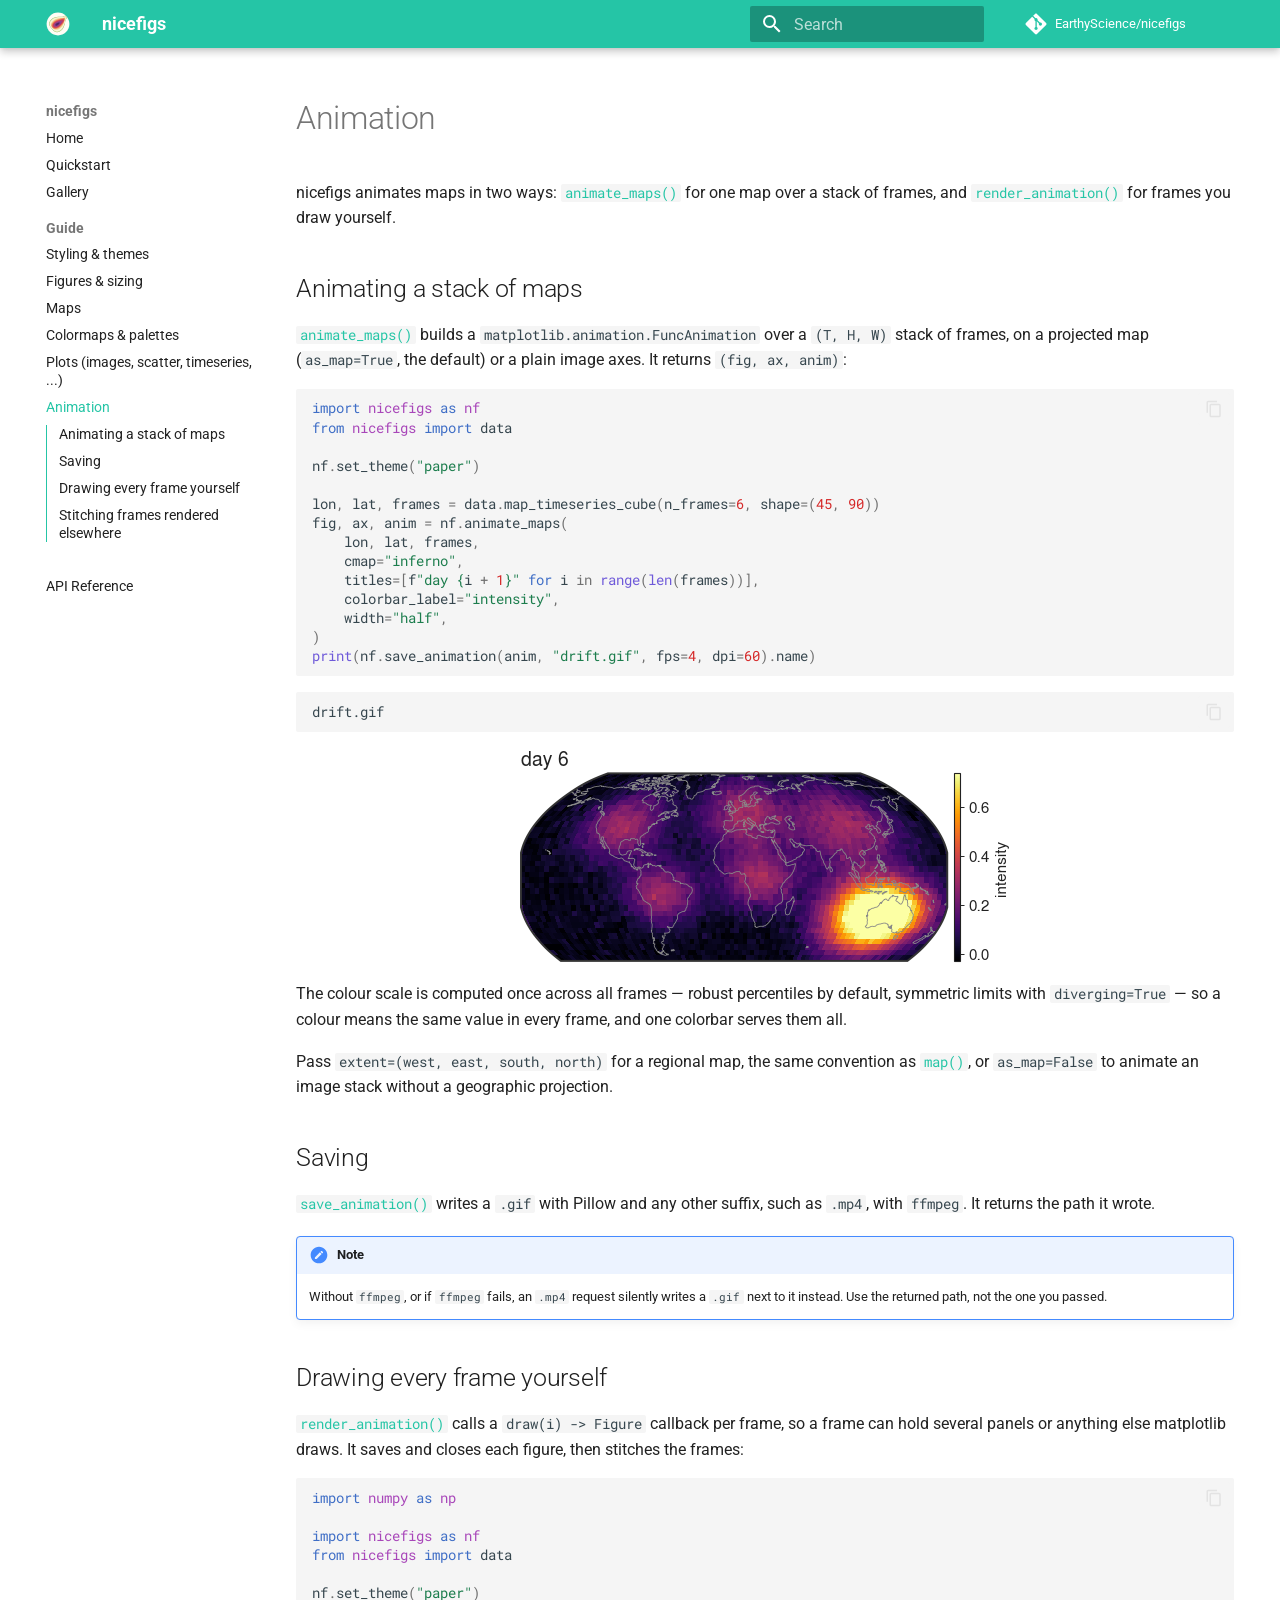
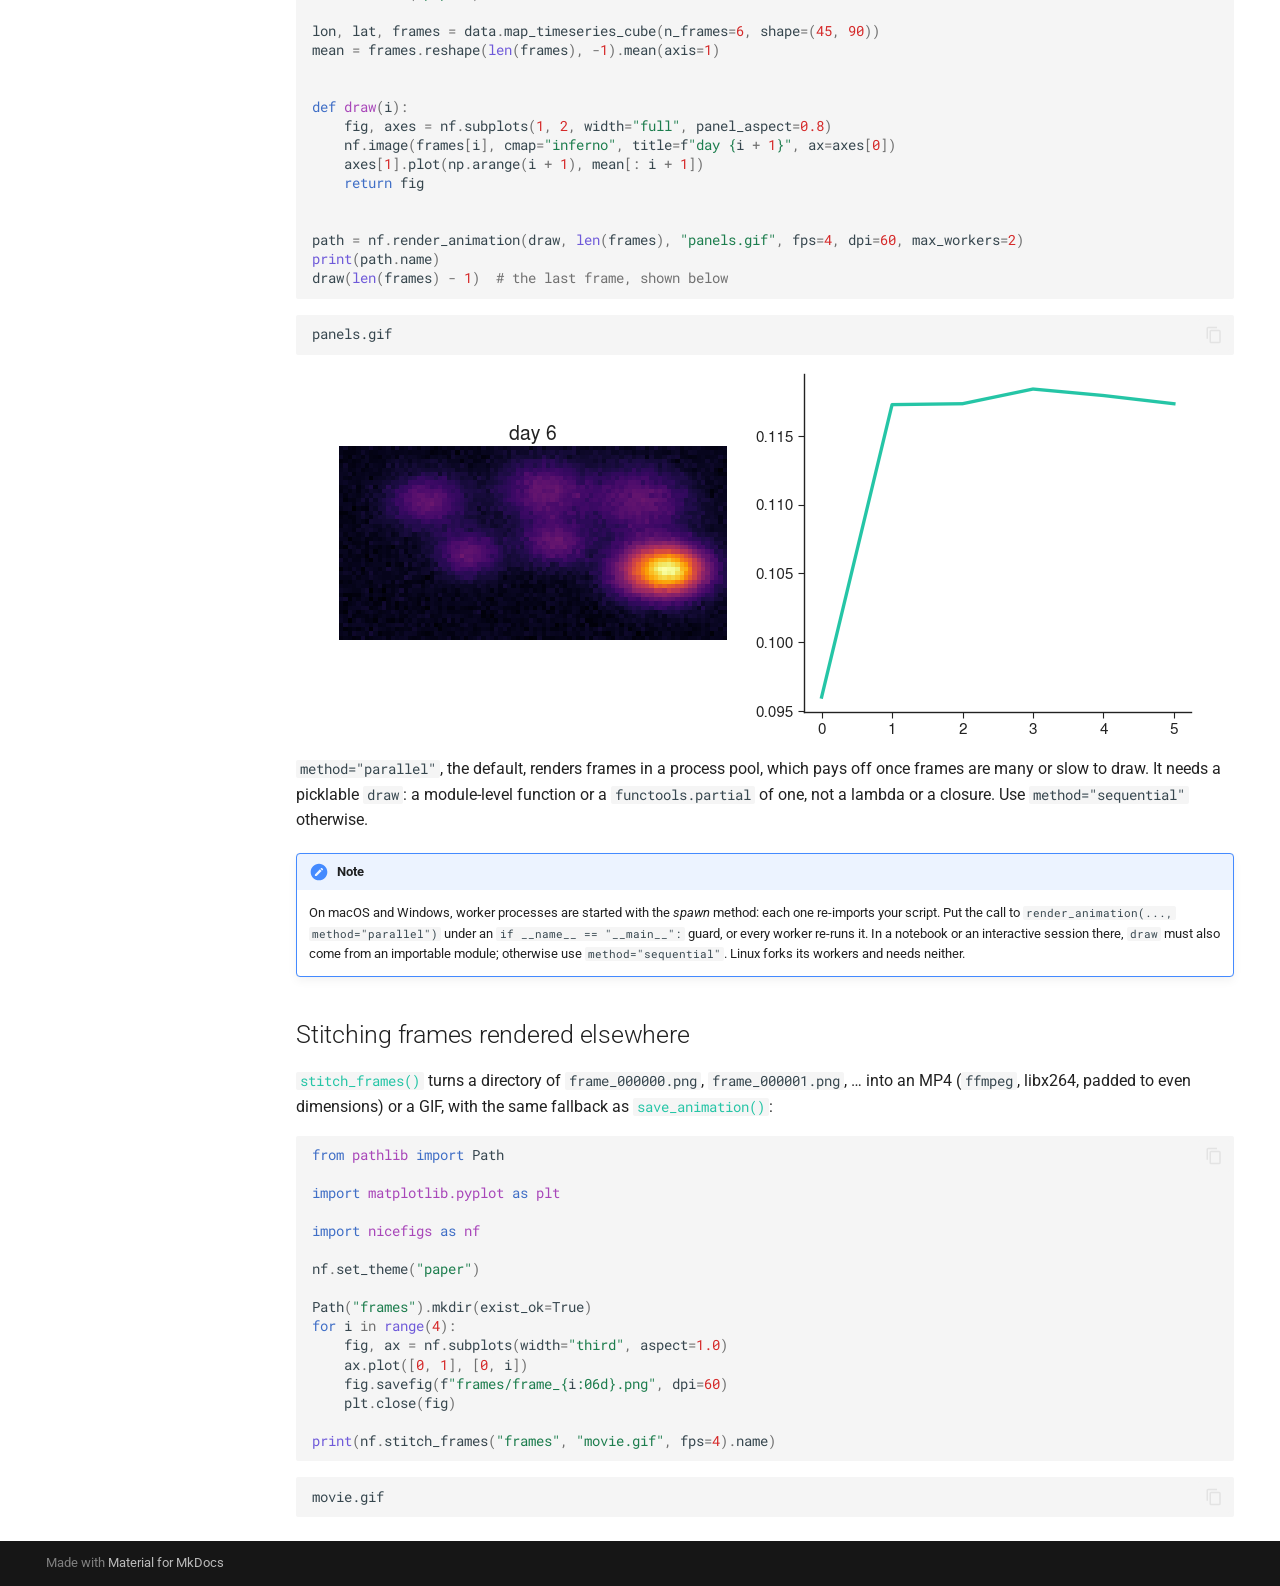
<file: guide/animation/index.html>
<!doctype html>
<html lang="en" class="no-js">
  <head>
    
      <meta charset="utf-8">
      <meta name="viewport" content="width=device-width,initial-scale=1">
      
        <meta name="description" content="Publication-grade, modular matplotlib plotting for geoscience.">
      
      
      
        <link rel="canonical" href="https://earthyscience.github.io/nicefigs/guide/animation/">
      
      
        <link rel="prev" href="../plots/">
      
      
        <link rel="next" href="../../api/">
      
      
        
      
      
      <link rel="icon" href="../../assets/logo/favicon.png">
      <meta name="generator" content="mkdocs-1.6.1, mkdocs-material-9.8.2">
    
    
      
        <title>Animation - nicefigs</title>
      
    
    
      <link rel="stylesheet" href="../../assets/stylesheets/main.57a0d79d.min.css">
      
        
        <link rel="stylesheet" href="../../assets/stylesheets/palette.fb2fffe2.min.css">
      
      


    
    
      
    
    
      
        
        
        <link rel="preconnect" href="https://fonts.gstatic.com" crossorigin>
        <link rel="stylesheet" href="https://fonts.googleapis.com/css?family=Roboto:300,300i,400,400i,700,700i%7CRoboto+Mono:400,400i,700,700i&display=fallback">
        <style>:root{--md-text-font:"Roboto";--md-code-font:"Roboto Mono"}</style>
      
    
    
      <link rel="stylesheet" href="../../assets/_mkdocstrings.css">
    
      <link rel="stylesheet" href="../../stylesheets/extra.css">
    
    <script>__md_scope=new URL("../..",location),__md_hash=e=>[...e].reduce(((e,_)=>(e<<5)-e+_.charCodeAt(0)),0),__md_get=(e,_=localStorage,t=__md_scope)=>JSON.parse(_.getItem(t.pathname+"."+e)),__md_set=(e,_,t=localStorage,a=__md_scope)=>{try{t.setItem(a.pathname+"."+e,JSON.stringify(_))}catch(e){}}</script>
    
      

    
    
  </head>
  
  
    
    
    
    
    
    <body dir="ltr" data-md-color-scheme="default" data-md-color-primary="teal" data-md-color-accent="teal">
  
    
    <input class="md-toggle" data-md-toggle="drawer" type="checkbox" id="__drawer" autocomplete="off">
    <input class="md-toggle" data-md-toggle="search" type="checkbox" id="__search" autocomplete="off">
    <label class="md-overlay" for="__drawer"></label>
    <div data-md-component="skip">
      
        
        <a href="#animation" class="md-skip">
          Skip to content
        </a>
      
    </div>
    <div data-md-component="announce">
      
    </div>
    
    
      

  

<header class="md-header md-header--shadow" data-md-component="header">
  <nav class="md-header__inner md-grid" aria-label="Header">
    <a href="../.." title="nicefigs" class="md-header__button md-logo" aria-label="nicefigs" data-md-component="logo">
      
  <img src="../../assets/logo/nicefigs-mark.svg" alt="logo">

    </a>
    <label class="md-header__button md-icon" for="__drawer">
      
      <svg xmlns="http://www.w3.org/2000/svg" viewBox="0 0 24 24"><path d="M3 6h18v2H3zm0 5h18v2H3zm0 5h18v2H3z"/></svg>
    </label>
    <div class="md-header__title" data-md-component="header-title">
      <div class="md-header__ellipsis">
        <div class="md-header__topic">
          <span class="md-ellipsis">
            nicefigs
          </span>
        </div>
        <div class="md-header__topic" data-md-component="header-topic">
          <span class="md-ellipsis">
            
              Animation
            
          </span>
        </div>
      </div>
    </div>
    
      
    
    
    
    
      
      
        <label class="md-header__button md-icon" for="__search">
          
          <svg xmlns="http://www.w3.org/2000/svg" viewBox="0 0 24 24"><path d="M9.5 3A6.5 6.5 0 0 1 16 9.5c0 1.61-.59 3.09-1.56 4.23l.27.27h.79l5 5-1.5 1.5-5-5v-.79l-.27-.27A6.52 6.52 0 0 1 9.5 16 6.5 6.5 0 0 1 3 9.5 6.5 6.5 0 0 1 9.5 3m0 2C7 5 5 7 5 9.5S7 14 9.5 14 14 12 14 9.5 12 5 9.5 5"/></svg>
        </label>
        <div class="md-search" data-md-component="search" role="dialog">
  <label class="md-search__overlay" for="__search"></label>
  <div class="md-search__inner" role="search">
    <form class="md-search__form" name="search">
      <input type="text" class="md-search__input" name="query" aria-label="Search" placeholder="Search" autocapitalize="off" autocorrect="off" autocomplete="off" spellcheck="false" data-md-component="search-query" required>
      <label class="md-search__icon md-icon" for="__search">
        
        <svg xmlns="http://www.w3.org/2000/svg" viewBox="0 0 24 24"><path d="M9.5 3A6.5 6.5 0 0 1 16 9.5c0 1.61-.59 3.09-1.56 4.23l.27.27h.79l5 5-1.5 1.5-5-5v-.79l-.27-.27A6.52 6.52 0 0 1 9.5 16 6.5 6.5 0 0 1 3 9.5 6.5 6.5 0 0 1 9.5 3m0 2C7 5 5 7 5 9.5S7 14 9.5 14 14 12 14 9.5 12 5 9.5 5"/></svg>
        
        <svg xmlns="http://www.w3.org/2000/svg" viewBox="0 0 24 24"><path d="M20 11v2H8l5.5 5.5-1.42 1.42L4.16 12l7.92-7.92L13.5 5.5 8 11z"/></svg>
      </label>
      <nav class="md-search__options" aria-label="Search">
        
        <button type="reset" class="md-search__icon md-icon" title="Clear" aria-label="Clear" tabindex="-1">
          
          <svg xmlns="http://www.w3.org/2000/svg" viewBox="0 0 24 24"><path d="M19 6.41 17.59 5 12 10.59 6.41 5 5 6.41 10.59 12 5 17.59 6.41 19 12 13.41 17.59 19 19 17.59 13.41 12z"/></svg>
        </button>
      </nav>
      
    </form>
    <div class="md-search__output">
      <div class="md-search__scrollwrap" tabindex="0" data-md-scrollfix>
        <div class="md-search-result" data-md-component="search-result">
          <div class="md-search-result__meta">
            Initializing search
          </div>
          <ol class="md-search-result__list" role="presentation"></ol>
        </div>
      </div>
    </div>
  </div>
</div>
      
    
    
      <div class="md-header__source">
        <a href="https://github.com/EarthyScience/nicefigs" title="Go to repository" class="md-source" data-md-component="source">
  <div class="md-source__icon md-icon">
    
    <svg xmlns="http://www.w3.org/2000/svg" viewBox="0 0 448 512"><!--! Font Awesome Free 7.1.0 by @fontawesome - https://fontawesome.com License - https://fontawesome.com/license/free (Icons: CC BY 4.0, Fonts: SIL OFL 1.1, Code: MIT License) Copyright 2025 Fonticons, Inc.--><path d="M439.6 236.1 244 40.5c-5.4-5.5-12.8-8.5-20.4-8.5s-15 3-20.4 8.4L162.5 81l51.5 51.5c27.1-9.1 52.7 16.8 43.4 43.7l49.7 49.7c34.2-11.8 61.2 31 35.5 56.7-26.5 26.5-70.2-2.9-56-37.3L240.3 199v121.9c25.3 12.5 22.3 41.8 9.1 55-6.4 6.4-15.2 10.1-24.3 10.1s-17.8-3.6-24.3-10.1c-17.6-17.6-11.1-46.9 11.2-56v-123c-20.8-8.5-24.6-30.7-18.6-45L142.6 101 8.5 235.1C3 240.6 0 247.9 0 255.5s3 15 8.5 20.4l195.6 195.7c5.4 5.4 12.7 8.4 20.4 8.4s15-3 20.4-8.4l194.7-194.7c5.4-5.4 8.4-12.8 8.4-20.4s-3-15-8.4-20.4"/></svg>
  </div>
  <div class="md-source__repository">
    EarthyScience/nicefigs
  </div>
</a>
      </div>
    
  </nav>
  
</header>
    
    <div class="md-container" data-md-component="container">
      
      
        
          
        
      
      <main class="md-main" data-md-component="main">
        <div class="md-main__inner md-grid">
          
            
              
              <div class="md-sidebar md-sidebar--primary" data-md-component="sidebar" data-md-type="navigation" >
                <div class="md-sidebar__scrollwrap">
                  <div class="md-sidebar__inner">
                    



  

<nav class="md-nav md-nav--primary md-nav--integrated" aria-label="Navigation" data-md-level="0">
  <label class="md-nav__title" for="__drawer">
    <a href="../.." title="nicefigs" class="md-nav__button md-logo" aria-label="nicefigs" data-md-component="logo">
      
  <img src="../../assets/logo/nicefigs-mark.svg" alt="logo">

    </a>
    nicefigs
  </label>
  
    <div class="md-nav__source">
      <a href="https://github.com/EarthyScience/nicefigs" title="Go to repository" class="md-source" data-md-component="source">
  <div class="md-source__icon md-icon">
    
    <svg xmlns="http://www.w3.org/2000/svg" viewBox="0 0 448 512"><!--! Font Awesome Free 7.1.0 by @fontawesome - https://fontawesome.com License - https://fontawesome.com/license/free (Icons: CC BY 4.0, Fonts: SIL OFL 1.1, Code: MIT License) Copyright 2025 Fonticons, Inc.--><path d="M439.6 236.1 244 40.5c-5.4-5.5-12.8-8.5-20.4-8.5s-15 3-20.4 8.4L162.5 81l51.5 51.5c27.1-9.1 52.7 16.8 43.4 43.7l49.7 49.7c34.2-11.8 61.2 31 35.5 56.7-26.5 26.5-70.2-2.9-56-37.3L240.3 199v121.9c25.3 12.5 22.3 41.8 9.1 55-6.4 6.4-15.2 10.1-24.3 10.1s-17.8-3.6-24.3-10.1c-17.6-17.6-11.1-46.9 11.2-56v-123c-20.8-8.5-24.6-30.7-18.6-45L142.6 101 8.5 235.1C3 240.6 0 247.9 0 255.5s3 15 8.5 20.4l195.6 195.7c5.4 5.4 12.7 8.4 20.4 8.4s15-3 20.4-8.4l194.7-194.7c5.4-5.4 8.4-12.8 8.4-20.4s-3-15-8.4-20.4"/></svg>
  </div>
  <div class="md-source__repository">
    EarthyScience/nicefigs
  </div>
</a>
    </div>
  
  <ul class="md-nav__list" data-md-scrollfix>
    
      
      
  
  
  
  
    <li class="md-nav__item">
      <a href="../.." class="md-nav__link">
        
  
  
  <span class="md-ellipsis">
    
  
    Home
  

    
  </span>
  
  

      </a>
    </li>
  

    
      
      
  
  
  
  
    <li class="md-nav__item">
      <a href="../../quickstart/" class="md-nav__link">
        
  
  
  <span class="md-ellipsis">
    
  
    Quickstart
  

    
  </span>
  
  

      </a>
    </li>
  

    
      
      
  
  
  
  
    <li class="md-nav__item">
      <a href="../../gallery/" class="md-nav__link">
        
  
  
  <span class="md-ellipsis">
    
  
    Gallery
  

    
  </span>
  
  

      </a>
    </li>
  

    
      
      
  
  
    
  
  
  
    
    
    
    
      
        
        
      
    
    
    <li class="md-nav__item md-nav__item--active md-nav__item--section md-nav__item--nested">
      
        
        
        <input class="md-nav__toggle md-toggle " type="checkbox" id="__nav_4" checked>
        
          
          <label class="md-nav__link" for="__nav_4" id="__nav_4_label" tabindex="">
            
  
  
  <span class="md-ellipsis">
    
  
    Guide
  

    
  </span>
  
  

            <span class="md-nav__icon md-icon"></span>
          </label>
        
        <nav class="md-nav" data-md-level="1" aria-labelledby="__nav_4_label" aria-expanded="true">
          <label class="md-nav__title" for="__nav_4">
            <span class="md-nav__icon md-icon"></span>
            
  
    Guide
  

          </label>
          <ul class="md-nav__list" data-md-scrollfix>
            
              
                
  
  
  
  
    <li class="md-nav__item">
      <a href="../styling/" class="md-nav__link">
        
  
  
  <span class="md-ellipsis">
    
  
    Styling & themes
  

    
  </span>
  
  

      </a>
    </li>
  

              
            
              
                
  
  
  
  
    <li class="md-nav__item">
      <a href="../figures/" class="md-nav__link">
        
  
  
  <span class="md-ellipsis">
    
  
    Figures & sizing
  

    
  </span>
  
  

      </a>
    </li>
  

              
            
              
                
  
  
  
  
    <li class="md-nav__item">
      <a href="../maps/" class="md-nav__link">
        
  
  
  <span class="md-ellipsis">
    
  
    Maps
  

    
  </span>
  
  

      </a>
    </li>
  

              
            
              
                
  
  
  
  
    <li class="md-nav__item">
      <a href="../colormaps/" class="md-nav__link">
        
  
  
  <span class="md-ellipsis">
    
  
    Colormaps & palettes
  

    
  </span>
  
  

      </a>
    </li>
  

              
            
              
                
  
  
  
  
    <li class="md-nav__item">
      <a href="../plots/" class="md-nav__link">
        
  
  
  <span class="md-ellipsis">
    
  
    Plots (images, scatter, timeseries, ...)
  

    
  </span>
  
  

      </a>
    </li>
  

              
            
              
                
  
  
    
  
  
  
    <li class="md-nav__item md-nav__item--active">
      
      <input class="md-nav__toggle md-toggle" type="checkbox" id="__toc">
      
      
        
      
      
        <label class="md-nav__link md-nav__link--active" for="__toc">
          
  
  
  <span class="md-ellipsis">
    
  
    Animation
  

    
  </span>
  
  

          <span class="md-nav__icon md-icon"></span>
        </label>
      
      <a href="./" class="md-nav__link md-nav__link--active">
        
  
  
  <span class="md-ellipsis">
    
  
    Animation
  

    
  </span>
  
  

      </a>
      
        

<nav class="md-nav md-nav--secondary" aria-label="Table of contents">
  
  
  
    
  
  
    <label class="md-nav__title" for="__toc">
      <span class="md-nav__icon md-icon"></span>
      Table of contents
    </label>
    <ul class="md-nav__list" data-md-component="toc" data-md-scrollfix>
      
        <li class="md-nav__item">
  <a href="#animating-a-stack-of-maps" class="md-nav__link">
    <span class="md-ellipsis">
      
        Animating a stack of maps
      
    </span>
  </a>
  
</li>
      
        <li class="md-nav__item">
  <a href="#saving" class="md-nav__link">
    <span class="md-ellipsis">
      
        Saving
      
    </span>
  </a>
  
</li>
      
        <li class="md-nav__item">
  <a href="#drawing-every-frame-yourself" class="md-nav__link">
    <span class="md-ellipsis">
      
        Drawing every frame yourself
      
    </span>
  </a>
  
</li>
      
        <li class="md-nav__item">
  <a href="#stitching-frames-rendered-elsewhere" class="md-nav__link">
    <span class="md-ellipsis">
      
        Stitching frames rendered elsewhere
      
    </span>
  </a>
  
</li>
      
    </ul>
  
</nav>
      
    </li>
  

              
            
          </ul>
        </nav>
      
    </li>
  

    
      
      
  
  
  
  
    <li class="md-nav__item">
      <a href="../../api/" class="md-nav__link">
        
  
  
  <span class="md-ellipsis">
    
  
    API Reference
  

    
  </span>
  
  

      </a>
    </li>
  

    
  </ul>
</nav>
                  </div>
                </div>
              </div>
            
            
          
          
            <div class="md-content" data-md-component="content">
              
              <article class="md-content__inner md-typeset">
                
                  


  
  


<h1 id="animation">Animation<a class="headerlink" href="#animation" title="Permanent link">&para;</a></h1>
<p>nicefigs animates maps in two ways: <a class="autorefs autorefs-internal" title="animate_maps" href="../../api/#nicefigs.animation.animate_maps"><code>animate_maps()</code></a>
for one map over a stack of frames, and
<a class="autorefs autorefs-internal" title="render_animation" href="../../api/#nicefigs.animation.render_animation"><code>render_animation()</code></a> for frames you draw yourself.</p>
<h2 id="animating-a-stack-of-maps">Animating a stack of maps<a class="headerlink" href="#animating-a-stack-of-maps" title="Permanent link">&para;</a></h2>
<p><a class="autorefs autorefs-internal" title="animate_maps" href="../../api/#nicefigs.animation.animate_maps"><code>animate_maps()</code></a> builds a
<code>matplotlib.animation.FuncAnimation</code> over a <code>(T, H, W)</code> stack of frames, on a
projected map (<code>as_map=True</code>, the default) or a plain image axes. It returns
<code>(fig, ax, anim)</code>:</p>
<div class="highlight"><pre><span></span><code><a id="__codelineno-0-1" name="__codelineno-0-1" href="#__codelineno-0-1"></a><span class="kn">import</span><span class="w"> </span><span class="nn">nicefigs</span><span class="w"> </span><span class="k">as</span><span class="w"> </span><span class="nn">nf</span>
<a id="__codelineno-0-2" name="__codelineno-0-2" href="#__codelineno-0-2"></a><span class="kn">from</span><span class="w"> </span><span class="nn">nicefigs</span><span class="w"> </span><span class="kn">import</span> <span class="n">data</span>
<a id="__codelineno-0-3" name="__codelineno-0-3" href="#__codelineno-0-3"></a>
<a id="__codelineno-0-4" name="__codelineno-0-4" href="#__codelineno-0-4"></a><span class="n">nf</span><span class="o">.</span><span class="n">set_theme</span><span class="p">(</span><span class="s2">"paper"</span><span class="p">)</span>
<a id="__codelineno-0-5" name="__codelineno-0-5" href="#__codelineno-0-5"></a>
<a id="__codelineno-0-6" name="__codelineno-0-6" href="#__codelineno-0-6"></a><span class="n">lon</span><span class="p">,</span> <span class="n">lat</span><span class="p">,</span> <span class="n">frames</span> <span class="o">=</span> <span class="n">data</span><span class="o">.</span><span class="n">map_timeseries_cube</span><span class="p">(</span><span class="n">n_frames</span><span class="o">=</span><span class="mi">6</span><span class="p">,</span> <span class="n">shape</span><span class="o">=</span><span class="p">(</span><span class="mi">45</span><span class="p">,</span> <span class="mi">90</span><span class="p">))</span>
<a id="__codelineno-0-7" name="__codelineno-0-7" href="#__codelineno-0-7"></a><span class="n">fig</span><span class="p">,</span> <span class="n">ax</span><span class="p">,</span> <span class="n">anim</span> <span class="o">=</span> <span class="n">nf</span><span class="o">.</span><span class="n">animate_maps</span><span class="p">(</span>
<a id="__codelineno-0-8" name="__codelineno-0-8" href="#__codelineno-0-8"></a>    <span class="n">lon</span><span class="p">,</span> <span class="n">lat</span><span class="p">,</span> <span class="n">frames</span><span class="p">,</span>
<a id="__codelineno-0-9" name="__codelineno-0-9" href="#__codelineno-0-9"></a>    <span class="n">cmap</span><span class="o">=</span><span class="s2">"inferno"</span><span class="p">,</span>
<a id="__codelineno-0-10" name="__codelineno-0-10" href="#__codelineno-0-10"></a>    <span class="n">titles</span><span class="o">=</span><span class="p">[</span><span class="sa">f</span><span class="s2">"day </span><span class="si">{</span><span class="n">i</span><span class="w"> </span><span class="o">+</span><span class="w"> </span><span class="mi">1</span><span class="si">}</span><span class="s2">"</span> <span class="k">for</span> <span class="n">i</span> <span class="ow">in</span> <span class="nb">range</span><span class="p">(</span><span class="nb">len</span><span class="p">(</span><span class="n">frames</span><span class="p">))],</span>
<a id="__codelineno-0-11" name="__codelineno-0-11" href="#__codelineno-0-11"></a>    <span class="n">colorbar_label</span><span class="o">=</span><span class="s2">"intensity"</span><span class="p">,</span>
<a id="__codelineno-0-12" name="__codelineno-0-12" href="#__codelineno-0-12"></a>    <span class="n">width</span><span class="o">=</span><span class="s2">"half"</span><span class="p">,</span>
<a id="__codelineno-0-13" name="__codelineno-0-13" href="#__codelineno-0-13"></a><span class="p">)</span>
<a id="__codelineno-0-14" name="__codelineno-0-14" href="#__codelineno-0-14"></a><span class="nb">print</span><span class="p">(</span><span class="n">nf</span><span class="o">.</span><span class="n">save_animation</span><span class="p">(</span><span class="n">anim</span><span class="p">,</span> <span class="s2">"drift.gif"</span><span class="p">,</span> <span class="n">fps</span><span class="o">=</span><span class="mi">4</span><span class="p">,</span> <span class="n">dpi</span><span class="o">=</span><span class="mi">60</span><span class="p">)</span><span class="o">.</span><span class="n">name</span><span class="p">)</span>
</code></pre></div>
<div class="highlight"><pre><span></span><code><a id="__codelineno-1-1" name="__codelineno-1-1" href="#__codelineno-1-1"></a>drift.gif
</code></pre></div>
<p><img alt="Last frame of the animated map" src="../../assets/guide/animation-maps.png" /></p>
<p>The colour scale is computed once across all frames — robust percentiles by
default, symmetric limits with <code>diverging=True</code> — so a colour means the same
value in every frame, and one colorbar serves them all.</p>
<p>Pass <code>extent=(west, east, south, north)</code> for a regional map, the same
convention as <a class="autorefs autorefs-internal" title="map" href="../../api/#nicefigs.maps.map"><code>map()</code></a>, or <code>as_map=False</code> to animate an image
stack without a geographic projection.</p>
<h2 id="saving">Saving<a class="headerlink" href="#saving" title="Permanent link">&para;</a></h2>
<p><a class="autorefs autorefs-internal" title="save_animation" href="../../api/#nicefigs.animation.save_animation"><code>save_animation()</code></a> writes a <code>.gif</code> with Pillow and
any other suffix, such as <code>.mp4</code>, with <code>ffmpeg</code>. It returns the path it wrote.</p>
<div class="admonition note">
<p class="admonition-title">Note</p>
<p>Without <code>ffmpeg</code>, or if <code>ffmpeg</code> fails, an <code>.mp4</code> request silently writes a
<code>.gif</code> next to it instead. Use the returned path, not the one you passed.</p>
</div>
<h2 id="drawing-every-frame-yourself">Drawing every frame yourself<a class="headerlink" href="#drawing-every-frame-yourself" title="Permanent link">&para;</a></h2>
<p><a class="autorefs autorefs-internal" title="render_animation" href="../../api/#nicefigs.animation.render_animation"><code>render_animation()</code></a> calls a <code>draw(i) -&gt; Figure</code>
callback per frame, so a frame can hold several panels or anything else
matplotlib draws. It saves and closes each figure, then stitches the frames:</p>
<div class="highlight"><pre><span></span><code><a id="__codelineno-2-1" name="__codelineno-2-1" href="#__codelineno-2-1"></a><span class="kn">import</span><span class="w"> </span><span class="nn">numpy</span><span class="w"> </span><span class="k">as</span><span class="w"> </span><span class="nn">np</span>
<a id="__codelineno-2-2" name="__codelineno-2-2" href="#__codelineno-2-2"></a>
<a id="__codelineno-2-3" name="__codelineno-2-3" href="#__codelineno-2-3"></a><span class="kn">import</span><span class="w"> </span><span class="nn">nicefigs</span><span class="w"> </span><span class="k">as</span><span class="w"> </span><span class="nn">nf</span>
<a id="__codelineno-2-4" name="__codelineno-2-4" href="#__codelineno-2-4"></a><span class="kn">from</span><span class="w"> </span><span class="nn">nicefigs</span><span class="w"> </span><span class="kn">import</span> <span class="n">data</span>
<a id="__codelineno-2-5" name="__codelineno-2-5" href="#__codelineno-2-5"></a>
<a id="__codelineno-2-6" name="__codelineno-2-6" href="#__codelineno-2-6"></a><span class="n">nf</span><span class="o">.</span><span class="n">set_theme</span><span class="p">(</span><span class="s2">"paper"</span><span class="p">)</span>
<a id="__codelineno-2-7" name="__codelineno-2-7" href="#__codelineno-2-7"></a>
<a id="__codelineno-2-8" name="__codelineno-2-8" href="#__codelineno-2-8"></a><span class="n">lon</span><span class="p">,</span> <span class="n">lat</span><span class="p">,</span> <span class="n">frames</span> <span class="o">=</span> <span class="n">data</span><span class="o">.</span><span class="n">map_timeseries_cube</span><span class="p">(</span><span class="n">n_frames</span><span class="o">=</span><span class="mi">6</span><span class="p">,</span> <span class="n">shape</span><span class="o">=</span><span class="p">(</span><span class="mi">45</span><span class="p">,</span> <span class="mi">90</span><span class="p">))</span>
<a id="__codelineno-2-9" name="__codelineno-2-9" href="#__codelineno-2-9"></a><span class="n">mean</span> <span class="o">=</span> <span class="n">frames</span><span class="o">.</span><span class="n">reshape</span><span class="p">(</span><span class="nb">len</span><span class="p">(</span><span class="n">frames</span><span class="p">),</span> <span class="o">-</span><span class="mi">1</span><span class="p">)</span><span class="o">.</span><span class="n">mean</span><span class="p">(</span><span class="n">axis</span><span class="o">=</span><span class="mi">1</span><span class="p">)</span>
<a id="__codelineno-2-10" name="__codelineno-2-10" href="#__codelineno-2-10"></a>
<a id="__codelineno-2-11" name="__codelineno-2-11" href="#__codelineno-2-11"></a>
<a id="__codelineno-2-12" name="__codelineno-2-12" href="#__codelineno-2-12"></a><span class="k">def</span><span class="w"> </span><span class="nf">draw</span><span class="p">(</span><span class="n">i</span><span class="p">):</span>
<a id="__codelineno-2-13" name="__codelineno-2-13" href="#__codelineno-2-13"></a>    <span class="n">fig</span><span class="p">,</span> <span class="n">axes</span> <span class="o">=</span> <span class="n">nf</span><span class="o">.</span><span class="n">subplots</span><span class="p">(</span><span class="mi">1</span><span class="p">,</span> <span class="mi">2</span><span class="p">,</span> <span class="n">width</span><span class="o">=</span><span class="s2">"full"</span><span class="p">,</span> <span class="n">panel_aspect</span><span class="o">=</span><span class="mf">0.8</span><span class="p">)</span>
<a id="__codelineno-2-14" name="__codelineno-2-14" href="#__codelineno-2-14"></a>    <span class="n">nf</span><span class="o">.</span><span class="n">image</span><span class="p">(</span><span class="n">frames</span><span class="p">[</span><span class="n">i</span><span class="p">],</span> <span class="n">cmap</span><span class="o">=</span><span class="s2">"inferno"</span><span class="p">,</span> <span class="n">title</span><span class="o">=</span><span class="sa">f</span><span class="s2">"day </span><span class="si">{</span><span class="n">i</span><span class="w"> </span><span class="o">+</span><span class="w"> </span><span class="mi">1</span><span class="si">}</span><span class="s2">"</span><span class="p">,</span> <span class="n">ax</span><span class="o">=</span><span class="n">axes</span><span class="p">[</span><span class="mi">0</span><span class="p">])</span>
<a id="__codelineno-2-15" name="__codelineno-2-15" href="#__codelineno-2-15"></a>    <span class="n">axes</span><span class="p">[</span><span class="mi">1</span><span class="p">]</span><span class="o">.</span><span class="n">plot</span><span class="p">(</span><span class="n">np</span><span class="o">.</span><span class="n">arange</span><span class="p">(</span><span class="n">i</span> <span class="o">+</span> <span class="mi">1</span><span class="p">),</span> <span class="n">mean</span><span class="p">[:</span> <span class="n">i</span> <span class="o">+</span> <span class="mi">1</span><span class="p">])</span>
<a id="__codelineno-2-16" name="__codelineno-2-16" href="#__codelineno-2-16"></a>    <span class="k">return</span> <span class="n">fig</span>
<a id="__codelineno-2-17" name="__codelineno-2-17" href="#__codelineno-2-17"></a>
<a id="__codelineno-2-18" name="__codelineno-2-18" href="#__codelineno-2-18"></a>
<a id="__codelineno-2-19" name="__codelineno-2-19" href="#__codelineno-2-19"></a><span class="n">path</span> <span class="o">=</span> <span class="n">nf</span><span class="o">.</span><span class="n">render_animation</span><span class="p">(</span><span class="n">draw</span><span class="p">,</span> <span class="nb">len</span><span class="p">(</span><span class="n">frames</span><span class="p">),</span> <span class="s2">"panels.gif"</span><span class="p">,</span> <span class="n">fps</span><span class="o">=</span><span class="mi">4</span><span class="p">,</span> <span class="n">dpi</span><span class="o">=</span><span class="mi">60</span><span class="p">,</span> <span class="n">max_workers</span><span class="o">=</span><span class="mi">2</span><span class="p">)</span>
<a id="__codelineno-2-20" name="__codelineno-2-20" href="#__codelineno-2-20"></a><span class="nb">print</span><span class="p">(</span><span class="n">path</span><span class="o">.</span><span class="n">name</span><span class="p">)</span>
<a id="__codelineno-2-21" name="__codelineno-2-21" href="#__codelineno-2-21"></a><span class="n">draw</span><span class="p">(</span><span class="nb">len</span><span class="p">(</span><span class="n">frames</span><span class="p">)</span> <span class="o">-</span> <span class="mi">1</span><span class="p">)</span>  <span class="c1"># the last frame, shown below</span>
</code></pre></div>
<div class="highlight"><pre><span></span><code><a id="__codelineno-3-1" name="__codelineno-3-1" href="#__codelineno-3-1"></a>panels.gif
</code></pre></div>
<p><img alt="Last frame of the frame-based animation" src="../../assets/guide/animation-panels.png" /></p>
<p><code>method="parallel"</code>, the default, renders frames in a process pool, which pays
off once frames are many or slow to draw. It needs a picklable <code>draw</code>: a
module-level function or a <code>functools.partial</code> of one, not a lambda or a
closure. Use <code>method="sequential"</code> otherwise.</p>
<div class="admonition note">
<p class="admonition-title">Note</p>
<p>On macOS and Windows, worker processes are started with the <em>spawn</em>
method: each one re-imports your script. Put the call to
<code>render_animation(..., method="parallel")</code> under an
<code>if __name__ == "__main__":</code> guard, or every worker re-runs it. In a
notebook or an interactive session there, <code>draw</code> must also come from an
importable module; otherwise use <code>method="sequential"</code>. Linux forks its
workers and needs neither.</p>
</div>
<h2 id="stitching-frames-rendered-elsewhere">Stitching frames rendered elsewhere<a class="headerlink" href="#stitching-frames-rendered-elsewhere" title="Permanent link">&para;</a></h2>
<p><a class="autorefs autorefs-internal" title="stitch_frames" href="../../api/#nicefigs.animation.stitch_frames"><code>stitch_frames()</code></a> turns a directory of
<code>frame_000000.png</code>, <code>frame_000001.png</code>, … into an MP4 (<code>ffmpeg</code>, libx264,
padded to even dimensions) or a GIF, with the same fallback as
<a class="autorefs autorefs-internal" title="save_animation" href="../../api/#nicefigs.animation.save_animation"><code>save_animation()</code></a>:</p>
<div class="highlight"><pre><span></span><code><a id="__codelineno-4-1" name="__codelineno-4-1" href="#__codelineno-4-1"></a><span class="kn">from</span><span class="w"> </span><span class="nn">pathlib</span><span class="w"> </span><span class="kn">import</span> <span class="n">Path</span>
<a id="__codelineno-4-2" name="__codelineno-4-2" href="#__codelineno-4-2"></a>
<a id="__codelineno-4-3" name="__codelineno-4-3" href="#__codelineno-4-3"></a><span class="kn">import</span><span class="w"> </span><span class="nn">matplotlib.pyplot</span><span class="w"> </span><span class="k">as</span><span class="w"> </span><span class="nn">plt</span>
<a id="__codelineno-4-4" name="__codelineno-4-4" href="#__codelineno-4-4"></a>
<a id="__codelineno-4-5" name="__codelineno-4-5" href="#__codelineno-4-5"></a><span class="kn">import</span><span class="w"> </span><span class="nn">nicefigs</span><span class="w"> </span><span class="k">as</span><span class="w"> </span><span class="nn">nf</span>
<a id="__codelineno-4-6" name="__codelineno-4-6" href="#__codelineno-4-6"></a>
<a id="__codelineno-4-7" name="__codelineno-4-7" href="#__codelineno-4-7"></a><span class="n">nf</span><span class="o">.</span><span class="n">set_theme</span><span class="p">(</span><span class="s2">"paper"</span><span class="p">)</span>
<a id="__codelineno-4-8" name="__codelineno-4-8" href="#__codelineno-4-8"></a>
<a id="__codelineno-4-9" name="__codelineno-4-9" href="#__codelineno-4-9"></a><span class="n">Path</span><span class="p">(</span><span class="s2">"frames"</span><span class="p">)</span><span class="o">.</span><span class="n">mkdir</span><span class="p">(</span><span class="n">exist_ok</span><span class="o">=</span><span class="kc">True</span><span class="p">)</span>
<a id="__codelineno-4-10" name="__codelineno-4-10" href="#__codelineno-4-10"></a><span class="k">for</span> <span class="n">i</span> <span class="ow">in</span> <span class="nb">range</span><span class="p">(</span><span class="mi">4</span><span class="p">):</span>
<a id="__codelineno-4-11" name="__codelineno-4-11" href="#__codelineno-4-11"></a>    <span class="n">fig</span><span class="p">,</span> <span class="n">ax</span> <span class="o">=</span> <span class="n">nf</span><span class="o">.</span><span class="n">subplots</span><span class="p">(</span><span class="n">width</span><span class="o">=</span><span class="s2">"third"</span><span class="p">,</span> <span class="n">aspect</span><span class="o">=</span><span class="mf">1.0</span><span class="p">)</span>
<a id="__codelineno-4-12" name="__codelineno-4-12" href="#__codelineno-4-12"></a>    <span class="n">ax</span><span class="o">.</span><span class="n">plot</span><span class="p">([</span><span class="mi">0</span><span class="p">,</span> <span class="mi">1</span><span class="p">],</span> <span class="p">[</span><span class="mi">0</span><span class="p">,</span> <span class="n">i</span><span class="p">])</span>
<a id="__codelineno-4-13" name="__codelineno-4-13" href="#__codelineno-4-13"></a>    <span class="n">fig</span><span class="o">.</span><span class="n">savefig</span><span class="p">(</span><span class="sa">f</span><span class="s2">"frames/frame_</span><span class="si">{</span><span class="n">i</span><span class="si">:</span><span class="s2">06d</span><span class="si">}</span><span class="s2">.png"</span><span class="p">,</span> <span class="n">dpi</span><span class="o">=</span><span class="mi">60</span><span class="p">)</span>
<a id="__codelineno-4-14" name="__codelineno-4-14" href="#__codelineno-4-14"></a>    <span class="n">plt</span><span class="o">.</span><span class="n">close</span><span class="p">(</span><span class="n">fig</span><span class="p">)</span>
<a id="__codelineno-4-15" name="__codelineno-4-15" href="#__codelineno-4-15"></a>
<a id="__codelineno-4-16" name="__codelineno-4-16" href="#__codelineno-4-16"></a><span class="nb">print</span><span class="p">(</span><span class="n">nf</span><span class="o">.</span><span class="n">stitch_frames</span><span class="p">(</span><span class="s2">"frames"</span><span class="p">,</span> <span class="s2">"movie.gif"</span><span class="p">,</span> <span class="n">fps</span><span class="o">=</span><span class="mi">4</span><span class="p">)</span><span class="o">.</span><span class="n">name</span><span class="p">)</span>
</code></pre></div>
<div class="highlight"><pre><span></span><code><a id="__codelineno-5-1" name="__codelineno-5-1" href="#__codelineno-5-1"></a>movie.gif
</code></pre></div>












                
              </article>
            </div>
          
          
<script>var target=document.getElementById(location.hash.slice(1));target&&target.name&&(target.checked=target.name.startsWith("__tabbed_"))</script>
        </div>
        
          <button type="button" class="md-top md-icon" data-md-component="top" hidden>
  
  <svg xmlns="http://www.w3.org/2000/svg" viewBox="0 0 24 24"><path d="M13 20h-2V8l-5.5 5.5-1.42-1.42L12 4.16l7.92 7.92-1.42 1.42L13 8z"/></svg>
  Back to top
</button>
        
      </main>
      
        <footer class="md-footer">
  
  <div class="md-footer-meta md-typeset">
    <div class="md-footer-meta__inner md-grid">
      <div class="md-copyright">
  
  
    Made with
    <a href="https://squidfunk.github.io/mkdocs-material/" target="_blank" rel="noopener">
      Material for MkDocs
    </a>
  
</div>
      
    </div>
  </div>
</footer>
      
    </div>
    <div class="md-dialog" data-md-component="dialog">
      <div class="md-dialog__inner md-typeset"></div>
    </div>
    
    
    
      
      
      <script id="__config" type="application/json">{"annotate": null, "base": "../..", "features": ["navigation.sections", "navigation.top", "content.code.copy", "toc.integrate"], "search": "../../assets/javascripts/workers/search.a7633da7.min.js", "tags": null, "translations": {"clipboard.copied": "Copied to clipboard", "clipboard.copy": "Copy to clipboard", "search.result.more.one": "1 more on this page", "search.result.more.other": "# more on this page", "search.result.none": "No matching documents", "search.result.one": "1 matching document", "search.result.other": "# matching documents", "search.result.placeholder": "Type to start searching", "search.result.term.missing": "Missing", "select.version": "Select version"}, "version": null}</script>
    
    
      <script src="../../assets/javascripts/bundle.a5f9d56c.min.js"></script>
      
    
  </body>
</html>
</file>
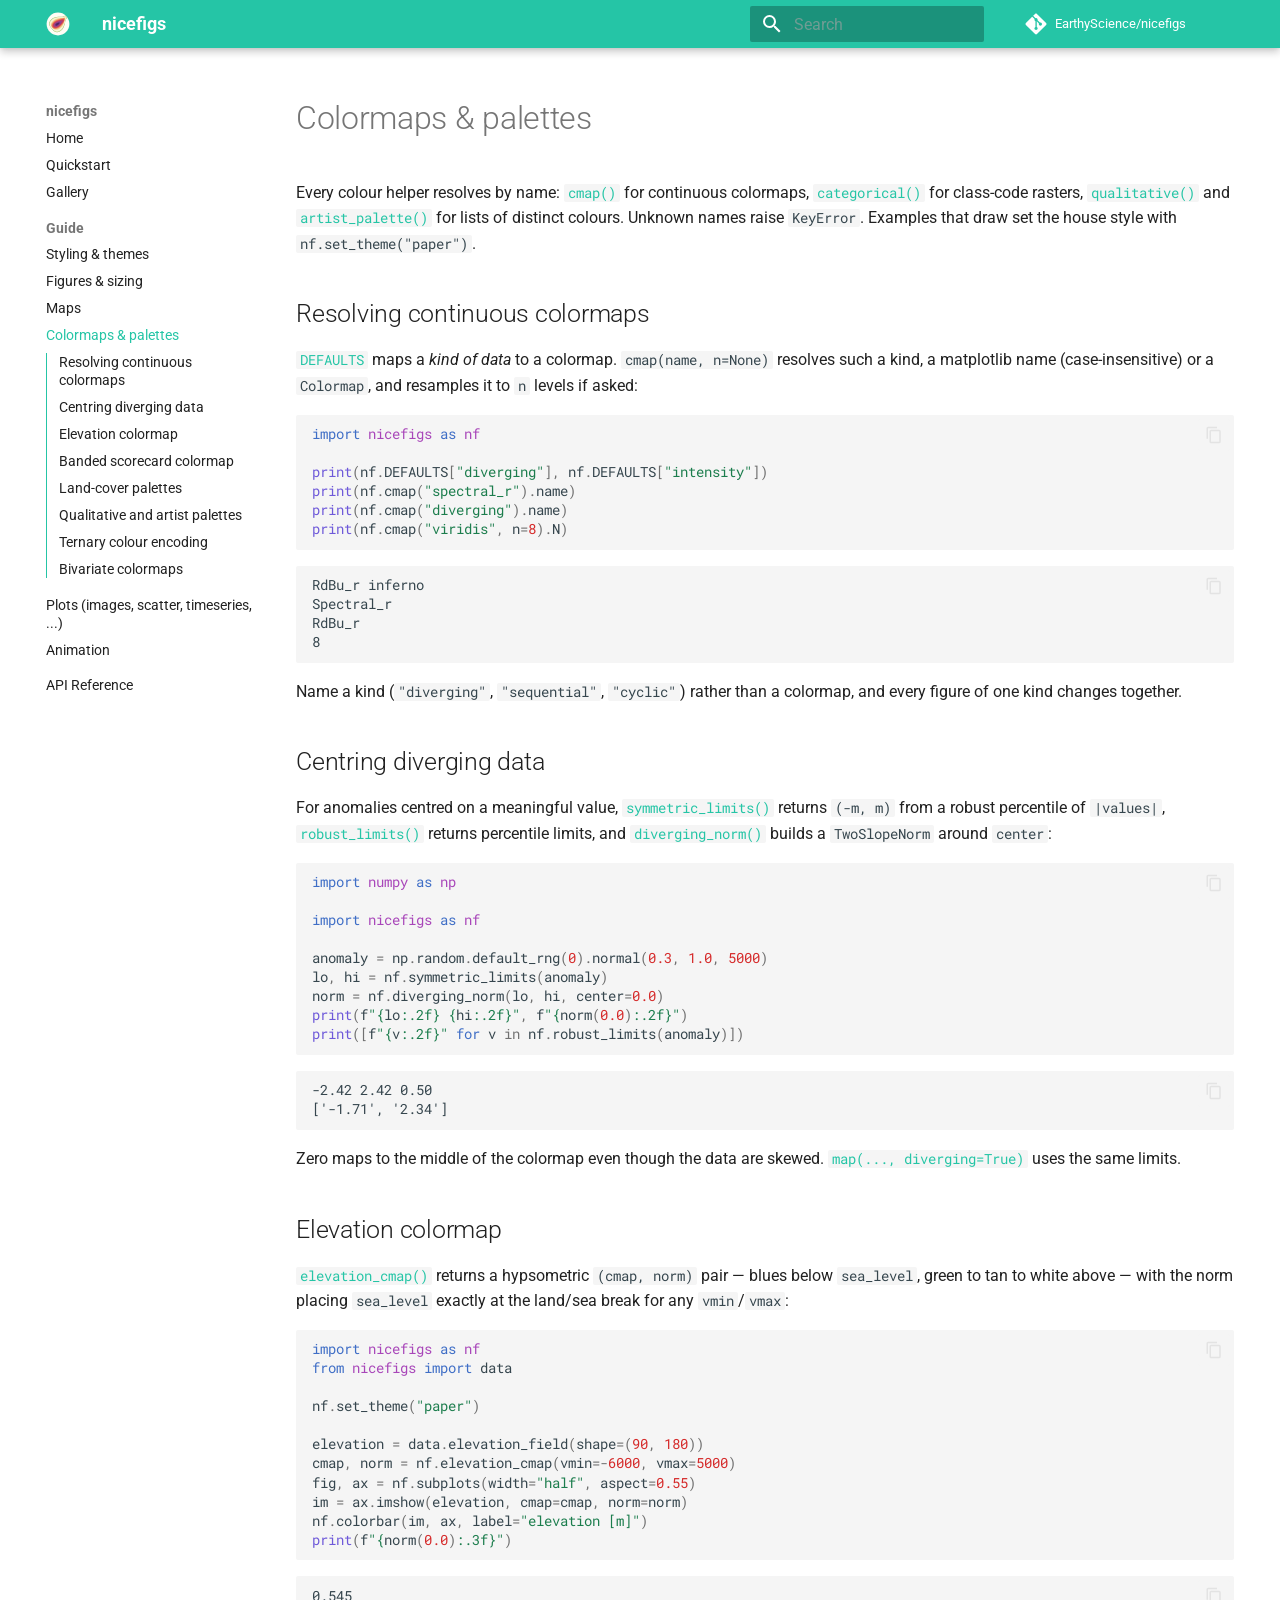
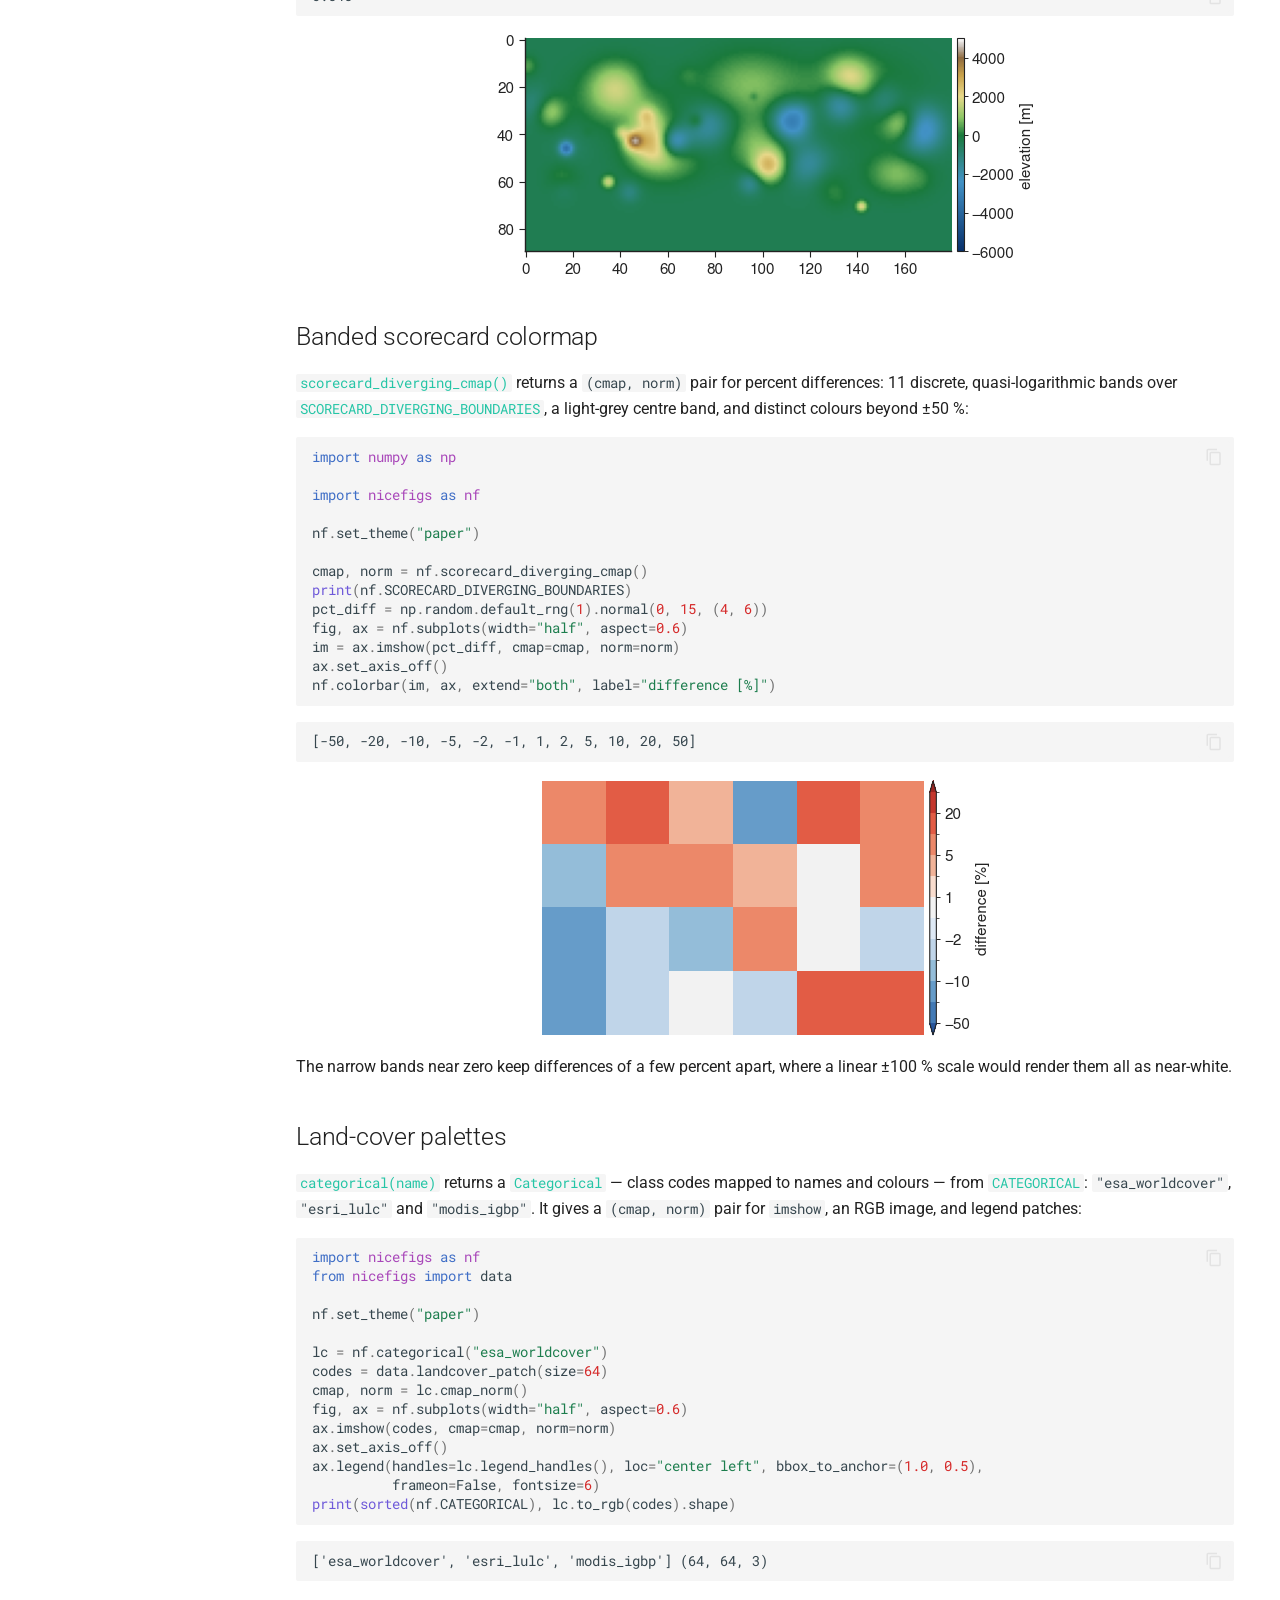
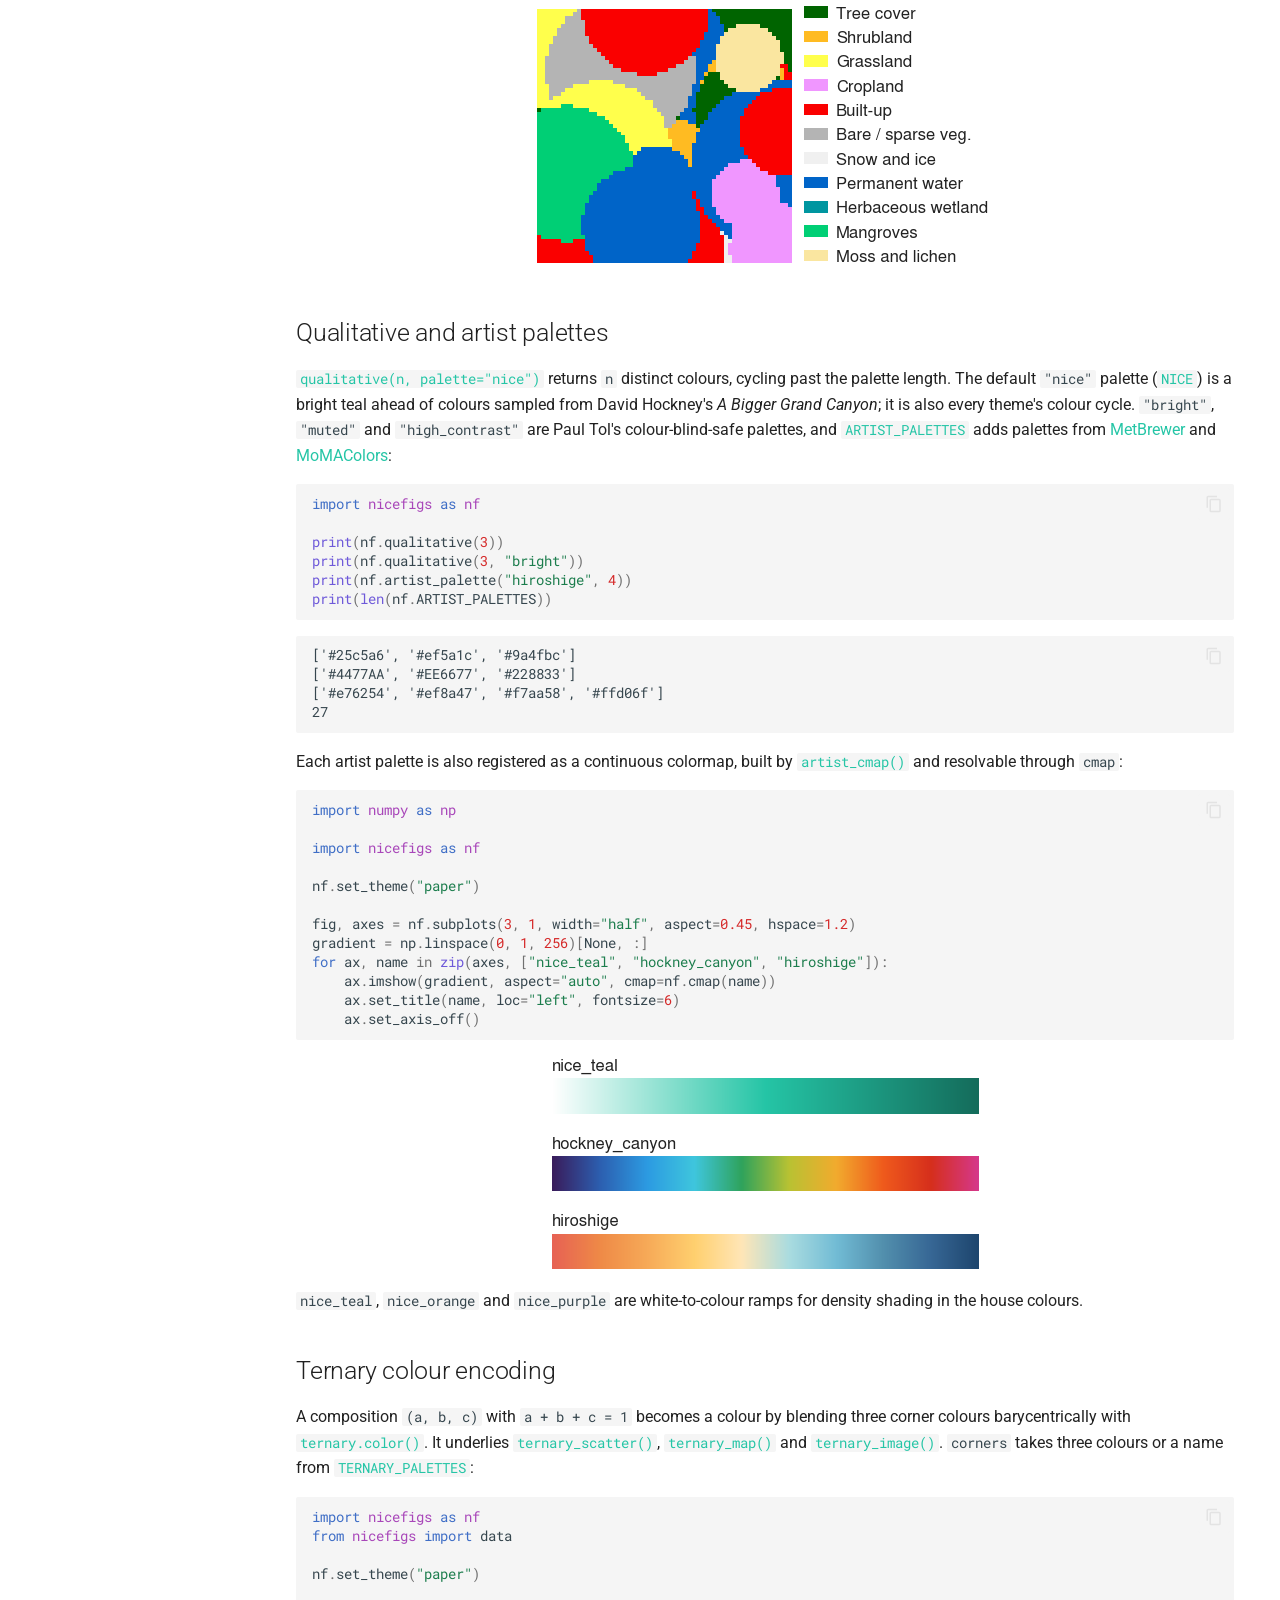
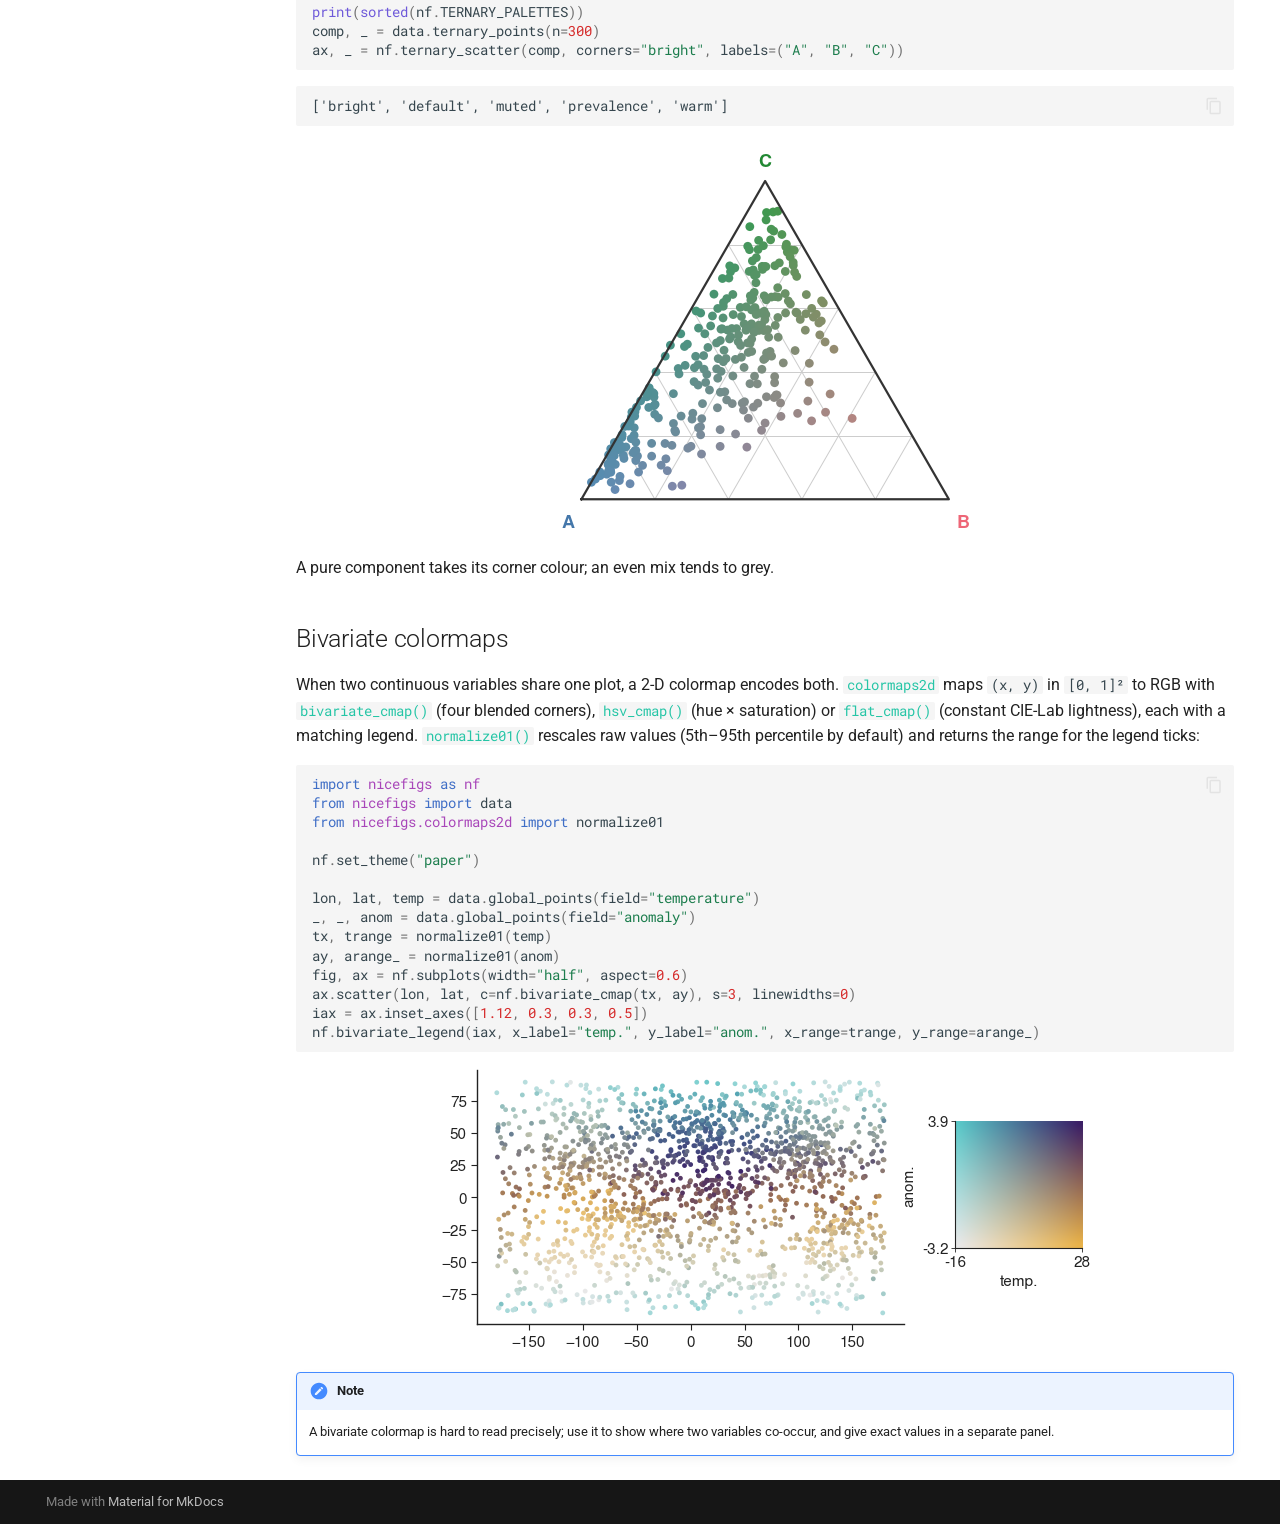
<file: guide/colormaps/index.html>
<!doctype html>
<html lang="en" class="no-js">
  <head>
    
      <meta charset="utf-8">
      <meta name="viewport" content="width=device-width,initial-scale=1">
      
        <meta name="description" content="Publication-grade, modular matplotlib plotting for geoscience.">
      
      
      
        <link rel="canonical" href="https://earthyscience.github.io/nicefigs/guide/colormaps/">
      
      
        <link rel="prev" href="../maps/">
      
      
        <link rel="next" href="../plots/">
      
      
        
      
      
      <link rel="icon" href="../../assets/logo/favicon.png">
      <meta name="generator" content="mkdocs-1.6.1, mkdocs-material-9.8.2">
    
    
      
        <title>Colormaps & palettes - nicefigs</title>
      
    
    
      <link rel="stylesheet" href="../../assets/stylesheets/main.57a0d79d.min.css">
      
        
        <link rel="stylesheet" href="../../assets/stylesheets/palette.fb2fffe2.min.css">
      
      


    
    
      
    
    
      
        
        
        <link rel="preconnect" href="https://fonts.gstatic.com" crossorigin>
        <link rel="stylesheet" href="https://fonts.googleapis.com/css?family=Roboto:300,300i,400,400i,700,700i%7CRoboto+Mono:400,400i,700,700i&display=fallback">
        <style>:root{--md-text-font:"Roboto";--md-code-font:"Roboto Mono"}</style>
      
    
    
      <link rel="stylesheet" href="../../assets/_mkdocstrings.css">
    
      <link rel="stylesheet" href="../../stylesheets/extra.css">
    
    <script>__md_scope=new URL("../..",location),__md_hash=e=>[...e].reduce(((e,_)=>(e<<5)-e+_.charCodeAt(0)),0),__md_get=(e,_=localStorage,t=__md_scope)=>JSON.parse(_.getItem(t.pathname+"."+e)),__md_set=(e,_,t=localStorage,a=__md_scope)=>{try{t.setItem(a.pathname+"."+e,JSON.stringify(_))}catch(e){}}</script>
    
      

    
    
  </head>
  
  
    
    
    
    
    
    <body dir="ltr" data-md-color-scheme="default" data-md-color-primary="teal" data-md-color-accent="teal">
  
    
    <input class="md-toggle" data-md-toggle="drawer" type="checkbox" id="__drawer" autocomplete="off">
    <input class="md-toggle" data-md-toggle="search" type="checkbox" id="__search" autocomplete="off">
    <label class="md-overlay" for="__drawer"></label>
    <div data-md-component="skip">
      
        
        <a href="#colormaps-palettes" class="md-skip">
          Skip to content
        </a>
      
    </div>
    <div data-md-component="announce">
      
    </div>
    
    
      

  

<header class="md-header md-header--shadow" data-md-component="header">
  <nav class="md-header__inner md-grid" aria-label="Header">
    <a href="../.." title="nicefigs" class="md-header__button md-logo" aria-label="nicefigs" data-md-component="logo">
      
  <img src="../../assets/logo/nicefigs-mark.svg" alt="logo">

    </a>
    <label class="md-header__button md-icon" for="__drawer">
      
      <svg xmlns="http://www.w3.org/2000/svg" viewBox="0 0 24 24"><path d="M3 6h18v2H3zm0 5h18v2H3zm0 5h18v2H3z"/></svg>
    </label>
    <div class="md-header__title" data-md-component="header-title">
      <div class="md-header__ellipsis">
        <div class="md-header__topic">
          <span class="md-ellipsis">
            nicefigs
          </span>
        </div>
        <div class="md-header__topic" data-md-component="header-topic">
          <span class="md-ellipsis">
            
              Colormaps & palettes
            
          </span>
        </div>
      </div>
    </div>
    
      
    
    
    
    
      
      
        <label class="md-header__button md-icon" for="__search">
          
          <svg xmlns="http://www.w3.org/2000/svg" viewBox="0 0 24 24"><path d="M9.5 3A6.5 6.5 0 0 1 16 9.5c0 1.61-.59 3.09-1.56 4.23l.27.27h.79l5 5-1.5 1.5-5-5v-.79l-.27-.27A6.52 6.52 0 0 1 9.5 16 6.5 6.5 0 0 1 3 9.5 6.5 6.5 0 0 1 9.5 3m0 2C7 5 5 7 5 9.5S7 14 9.5 14 14 12 14 9.5 12 5 9.5 5"/></svg>
        </label>
        <div class="md-search" data-md-component="search" role="dialog">
  <label class="md-search__overlay" for="__search"></label>
  <div class="md-search__inner" role="search">
    <form class="md-search__form" name="search">
      <input type="text" class="md-search__input" name="query" aria-label="Search" placeholder="Search" autocapitalize="off" autocorrect="off" autocomplete="off" spellcheck="false" data-md-component="search-query" required>
      <label class="md-search__icon md-icon" for="__search">
        
        <svg xmlns="http://www.w3.org/2000/svg" viewBox="0 0 24 24"><path d="M9.5 3A6.5 6.5 0 0 1 16 9.5c0 1.61-.59 3.09-1.56 4.23l.27.27h.79l5 5-1.5 1.5-5-5v-.79l-.27-.27A6.52 6.52 0 0 1 9.5 16 6.5 6.5 0 0 1 3 9.5 6.5 6.5 0 0 1 9.5 3m0 2C7 5 5 7 5 9.5S7 14 9.5 14 14 12 14 9.5 12 5 9.5 5"/></svg>
        
        <svg xmlns="http://www.w3.org/2000/svg" viewBox="0 0 24 24"><path d="M20 11v2H8l5.5 5.5-1.42 1.42L4.16 12l7.92-7.92L13.5 5.5 8 11z"/></svg>
      </label>
      <nav class="md-search__options" aria-label="Search">
        
        <button type="reset" class="md-search__icon md-icon" title="Clear" aria-label="Clear" tabindex="-1">
          
          <svg xmlns="http://www.w3.org/2000/svg" viewBox="0 0 24 24"><path d="M19 6.41 17.59 5 12 10.59 6.41 5 5 6.41 10.59 12 5 17.59 6.41 19 12 13.41 17.59 19 19 17.59 13.41 12z"/></svg>
        </button>
      </nav>
      
    </form>
    <div class="md-search__output">
      <div class="md-search__scrollwrap" tabindex="0" data-md-scrollfix>
        <div class="md-search-result" data-md-component="search-result">
          <div class="md-search-result__meta">
            Initializing search
          </div>
          <ol class="md-search-result__list" role="presentation"></ol>
        </div>
      </div>
    </div>
  </div>
</div>
      
    
    
      <div class="md-header__source">
        <a href="https://github.com/EarthyScience/nicefigs" title="Go to repository" class="md-source" data-md-component="source">
  <div class="md-source__icon md-icon">
    
    <svg xmlns="http://www.w3.org/2000/svg" viewBox="0 0 448 512"><!--! Font Awesome Free 7.1.0 by @fontawesome - https://fontawesome.com License - https://fontawesome.com/license/free (Icons: CC BY 4.0, Fonts: SIL OFL 1.1, Code: MIT License) Copyright 2025 Fonticons, Inc.--><path d="M439.6 236.1 244 40.5c-5.4-5.5-12.8-8.5-20.4-8.5s-15 3-20.4 8.4L162.5 81l51.5 51.5c27.1-9.1 52.7 16.8 43.4 43.7l49.7 49.7c34.2-11.8 61.2 31 35.5 56.7-26.5 26.5-70.2-2.9-56-37.3L240.3 199v121.9c25.3 12.5 22.3 41.8 9.1 55-6.4 6.4-15.2 10.1-24.3 10.1s-17.8-3.6-24.3-10.1c-17.6-17.6-11.1-46.9 11.2-56v-123c-20.8-8.5-24.6-30.7-18.6-45L142.6 101 8.5 235.1C3 240.6 0 247.9 0 255.5s3 15 8.5 20.4l195.6 195.7c5.4 5.4 12.7 8.4 20.4 8.4s15-3 20.4-8.4l194.7-194.7c5.4-5.4 8.4-12.8 8.4-20.4s-3-15-8.4-20.4"/></svg>
  </div>
  <div class="md-source__repository">
    EarthyScience/nicefigs
  </div>
</a>
      </div>
    
  </nav>
  
</header>
    
    <div class="md-container" data-md-component="container">
      
      
        
          
        
      
      <main class="md-main" data-md-component="main">
        <div class="md-main__inner md-grid">
          
            
              
              <div class="md-sidebar md-sidebar--primary" data-md-component="sidebar" data-md-type="navigation" >
                <div class="md-sidebar__scrollwrap">
                  <div class="md-sidebar__inner">
                    



  

<nav class="md-nav md-nav--primary md-nav--integrated" aria-label="Navigation" data-md-level="0">
  <label class="md-nav__title" for="__drawer">
    <a href="../.." title="nicefigs" class="md-nav__button md-logo" aria-label="nicefigs" data-md-component="logo">
      
  <img src="../../assets/logo/nicefigs-mark.svg" alt="logo">

    </a>
    nicefigs
  </label>
  
    <div class="md-nav__source">
      <a href="https://github.com/EarthyScience/nicefigs" title="Go to repository" class="md-source" data-md-component="source">
  <div class="md-source__icon md-icon">
    
    <svg xmlns="http://www.w3.org/2000/svg" viewBox="0 0 448 512"><!--! Font Awesome Free 7.1.0 by @fontawesome - https://fontawesome.com License - https://fontawesome.com/license/free (Icons: CC BY 4.0, Fonts: SIL OFL 1.1, Code: MIT License) Copyright 2025 Fonticons, Inc.--><path d="M439.6 236.1 244 40.5c-5.4-5.5-12.8-8.5-20.4-8.5s-15 3-20.4 8.4L162.5 81l51.5 51.5c27.1-9.1 52.7 16.8 43.4 43.7l49.7 49.7c34.2-11.8 61.2 31 35.5 56.7-26.5 26.5-70.2-2.9-56-37.3L240.3 199v121.9c25.3 12.5 22.3 41.8 9.1 55-6.4 6.4-15.2 10.1-24.3 10.1s-17.8-3.6-24.3-10.1c-17.6-17.6-11.1-46.9 11.2-56v-123c-20.8-8.5-24.6-30.7-18.6-45L142.6 101 8.5 235.1C3 240.6 0 247.9 0 255.5s3 15 8.5 20.4l195.6 195.7c5.4 5.4 12.7 8.4 20.4 8.4s15-3 20.4-8.4l194.7-194.7c5.4-5.4 8.4-12.8 8.4-20.4s-3-15-8.4-20.4"/></svg>
  </div>
  <div class="md-source__repository">
    EarthyScience/nicefigs
  </div>
</a>
    </div>
  
  <ul class="md-nav__list" data-md-scrollfix>
    
      
      
  
  
  
  
    <li class="md-nav__item">
      <a href="../.." class="md-nav__link">
        
  
  
  <span class="md-ellipsis">
    
  
    Home
  

    
  </span>
  
  

      </a>
    </li>
  

    
      
      
  
  
  
  
    <li class="md-nav__item">
      <a href="../../quickstart/" class="md-nav__link">
        
  
  
  <span class="md-ellipsis">
    
  
    Quickstart
  

    
  </span>
  
  

      </a>
    </li>
  

    
      
      
  
  
  
  
    <li class="md-nav__item">
      <a href="../../gallery/" class="md-nav__link">
        
  
  
  <span class="md-ellipsis">
    
  
    Gallery
  

    
  </span>
  
  

      </a>
    </li>
  

    
      
      
  
  
    
  
  
  
    
    
    
    
      
        
        
      
    
    
    <li class="md-nav__item md-nav__item--active md-nav__item--section md-nav__item--nested">
      
        
        
        <input class="md-nav__toggle md-toggle " type="checkbox" id="__nav_4" checked>
        
          
          <label class="md-nav__link" for="__nav_4" id="__nav_4_label" tabindex="">
            
  
  
  <span class="md-ellipsis">
    
  
    Guide
  

    
  </span>
  
  

            <span class="md-nav__icon md-icon"></span>
          </label>
        
        <nav class="md-nav" data-md-level="1" aria-labelledby="__nav_4_label" aria-expanded="true">
          <label class="md-nav__title" for="__nav_4">
            <span class="md-nav__icon md-icon"></span>
            
  
    Guide
  

          </label>
          <ul class="md-nav__list" data-md-scrollfix>
            
              
                
  
  
  
  
    <li class="md-nav__item">
      <a href="../styling/" class="md-nav__link">
        
  
  
  <span class="md-ellipsis">
    
  
    Styling & themes
  

    
  </span>
  
  

      </a>
    </li>
  

              
            
              
                
  
  
  
  
    <li class="md-nav__item">
      <a href="../figures/" class="md-nav__link">
        
  
  
  <span class="md-ellipsis">
    
  
    Figures & sizing
  

    
  </span>
  
  

      </a>
    </li>
  

              
            
              
                
  
  
  
  
    <li class="md-nav__item">
      <a href="../maps/" class="md-nav__link">
        
  
  
  <span class="md-ellipsis">
    
  
    Maps
  

    
  </span>
  
  

      </a>
    </li>
  

              
            
              
                
  
  
    
  
  
  
    <li class="md-nav__item md-nav__item--active">
      
      <input class="md-nav__toggle md-toggle" type="checkbox" id="__toc">
      
      
        
      
      
        <label class="md-nav__link md-nav__link--active" for="__toc">
          
  
  
  <span class="md-ellipsis">
    
  
    Colormaps & palettes
  

    
  </span>
  
  

          <span class="md-nav__icon md-icon"></span>
        </label>
      
      <a href="./" class="md-nav__link md-nav__link--active">
        
  
  
  <span class="md-ellipsis">
    
  
    Colormaps & palettes
  

    
  </span>
  
  

      </a>
      
        

<nav class="md-nav md-nav--secondary" aria-label="Table of contents">
  
  
  
    
  
  
    <label class="md-nav__title" for="__toc">
      <span class="md-nav__icon md-icon"></span>
      Table of contents
    </label>
    <ul class="md-nav__list" data-md-component="toc" data-md-scrollfix>
      
        <li class="md-nav__item">
  <a href="#resolving-continuous-colormaps" class="md-nav__link">
    <span class="md-ellipsis">
      
        Resolving continuous colormaps
      
    </span>
  </a>
  
</li>
      
        <li class="md-nav__item">
  <a href="#centring-diverging-data" class="md-nav__link">
    <span class="md-ellipsis">
      
        Centring diverging data
      
    </span>
  </a>
  
</li>
      
        <li class="md-nav__item">
  <a href="#elevation-colormap" class="md-nav__link">
    <span class="md-ellipsis">
      
        Elevation colormap
      
    </span>
  </a>
  
</li>
      
        <li class="md-nav__item">
  <a href="#banded-scorecard-colormap" class="md-nav__link">
    <span class="md-ellipsis">
      
        Banded scorecard colormap
      
    </span>
  </a>
  
</li>
      
        <li class="md-nav__item">
  <a href="#land-cover-palettes" class="md-nav__link">
    <span class="md-ellipsis">
      
        Land-cover palettes
      
    </span>
  </a>
  
</li>
      
        <li class="md-nav__item">
  <a href="#qualitative-and-artist-palettes" class="md-nav__link">
    <span class="md-ellipsis">
      
        Qualitative and artist palettes
      
    </span>
  </a>
  
</li>
      
        <li class="md-nav__item">
  <a href="#ternary-colour-encoding" class="md-nav__link">
    <span class="md-ellipsis">
      
        Ternary colour encoding
      
    </span>
  </a>
  
</li>
      
        <li class="md-nav__item">
  <a href="#bivariate-colormaps" class="md-nav__link">
    <span class="md-ellipsis">
      
        Bivariate colormaps
      
    </span>
  </a>
  
</li>
      
    </ul>
  
</nav>
      
    </li>
  

              
            
              
                
  
  
  
  
    <li class="md-nav__item">
      <a href="../plots/" class="md-nav__link">
        
  
  
  <span class="md-ellipsis">
    
  
    Plots (images, scatter, timeseries, ...)
  

    
  </span>
  
  

      </a>
    </li>
  

              
            
              
                
  
  
  
  
    <li class="md-nav__item">
      <a href="../animation/" class="md-nav__link">
        
  
  
  <span class="md-ellipsis">
    
  
    Animation
  

    
  </span>
  
  

      </a>
    </li>
  

              
            
          </ul>
        </nav>
      
    </li>
  

    
      
      
  
  
  
  
    <li class="md-nav__item">
      <a href="../../api/" class="md-nav__link">
        
  
  
  <span class="md-ellipsis">
    
  
    API Reference
  

    
  </span>
  
  

      </a>
    </li>
  

    
  </ul>
</nav>
                  </div>
                </div>
              </div>
            
            
          
          
            <div class="md-content" data-md-component="content">
              
              <article class="md-content__inner md-typeset">
                
                  


  
  


<h1 id="colormaps-palettes">Colormaps &amp; palettes<a class="headerlink" href="#colormaps-palettes" title="Permanent link">&para;</a></h1>
<p>Every colour helper resolves by name: <a class="autorefs autorefs-internal" title="cmap" href="../../api/#nicefigs.palettes.cmap"><code>cmap()</code></a> for continuous
colormaps, <a class="autorefs autorefs-internal" title="categorical" href="../../api/#nicefigs.palettes.categorical"><code>categorical()</code></a> for class-code rasters,
<a class="autorefs autorefs-internal" title="qualitative" href="../../api/#nicefigs.palettes.qualitative"><code>qualitative()</code></a> and
<a class="autorefs autorefs-internal" title="artist_palette" href="../../api/#nicefigs.artists.artist_palette"><code>artist_palette()</code></a> for lists of distinct colours.
Unknown names raise <code>KeyError</code>. Examples that draw set the house style with
<code>nf.set_theme("paper")</code>.</p>
<h2 id="resolving-continuous-colormaps">Resolving continuous colormaps<a class="headerlink" href="#resolving-continuous-colormaps" title="Permanent link">&para;</a></h2>
<p><a class="autorefs autorefs-internal" title="DEFAULTS


  
      module-attribute
  " href="../../api/#nicefigs.palettes.DEFAULTS"><code>DEFAULTS</code></a> maps a <em>kind of data</em> to a colormap.
<code>cmap(name, n=None)</code> resolves such a kind, a matplotlib name (case-insensitive)
or a <code>Colormap</code>, and resamples it to <code>n</code> levels if asked:</p>
<div class="highlight"><pre><span></span><code><a id="__codelineno-0-1" name="__codelineno-0-1" href="#__codelineno-0-1"></a><span class="kn">import</span><span class="w"> </span><span class="nn">nicefigs</span><span class="w"> </span><span class="k">as</span><span class="w"> </span><span class="nn">nf</span>
<a id="__codelineno-0-2" name="__codelineno-0-2" href="#__codelineno-0-2"></a>
<a id="__codelineno-0-3" name="__codelineno-0-3" href="#__codelineno-0-3"></a><span class="nb">print</span><span class="p">(</span><span class="n">nf</span><span class="o">.</span><span class="n">DEFAULTS</span><span class="p">[</span><span class="s2">"diverging"</span><span class="p">],</span> <span class="n">nf</span><span class="o">.</span><span class="n">DEFAULTS</span><span class="p">[</span><span class="s2">"intensity"</span><span class="p">])</span>
<a id="__codelineno-0-4" name="__codelineno-0-4" href="#__codelineno-0-4"></a><span class="nb">print</span><span class="p">(</span><span class="n">nf</span><span class="o">.</span><span class="n">cmap</span><span class="p">(</span><span class="s2">"spectral_r"</span><span class="p">)</span><span class="o">.</span><span class="n">name</span><span class="p">)</span>
<a id="__codelineno-0-5" name="__codelineno-0-5" href="#__codelineno-0-5"></a><span class="nb">print</span><span class="p">(</span><span class="n">nf</span><span class="o">.</span><span class="n">cmap</span><span class="p">(</span><span class="s2">"diverging"</span><span class="p">)</span><span class="o">.</span><span class="n">name</span><span class="p">)</span>
<a id="__codelineno-0-6" name="__codelineno-0-6" href="#__codelineno-0-6"></a><span class="nb">print</span><span class="p">(</span><span class="n">nf</span><span class="o">.</span><span class="n">cmap</span><span class="p">(</span><span class="s2">"viridis"</span><span class="p">,</span> <span class="n">n</span><span class="o">=</span><span class="mi">8</span><span class="p">)</span><span class="o">.</span><span class="n">N</span><span class="p">)</span>
</code></pre></div>
<div class="highlight"><pre><span></span><code><a id="__codelineno-1-1" name="__codelineno-1-1" href="#__codelineno-1-1"></a>RdBu_r inferno
<a id="__codelineno-1-2" name="__codelineno-1-2" href="#__codelineno-1-2"></a>Spectral_r
<a id="__codelineno-1-3" name="__codelineno-1-3" href="#__codelineno-1-3"></a>RdBu_r
<a id="__codelineno-1-4" name="__codelineno-1-4" href="#__codelineno-1-4"></a>8
</code></pre></div>
<p>Name a kind (<code>"diverging"</code>, <code>"sequential"</code>, <code>"cyclic"</code>) rather than a
colormap, and every figure of one kind changes together.</p>
<h2 id="centring-diverging-data">Centring diverging data<a class="headerlink" href="#centring-diverging-data" title="Permanent link">&para;</a></h2>
<p>For anomalies centred on a meaningful value,
<a class="autorefs autorefs-internal" title="symmetric_limits" href="../../api/#nicefigs.palettes.symmetric_limits"><code>symmetric_limits()</code></a> returns <code>(-m, m)</code> from a
robust percentile of <code>|values|</code>, <a class="autorefs autorefs-internal" title="robust_limits" href="../../api/#nicefigs.palettes.robust_limits"><code>robust_limits()</code></a>
returns percentile limits, and <a class="autorefs autorefs-internal" title="diverging_norm" href="../../api/#nicefigs.palettes.diverging_norm"><code>diverging_norm()</code></a>
builds a <code>TwoSlopeNorm</code> around <code>center</code>:</p>
<div class="highlight"><pre><span></span><code><a id="__codelineno-2-1" name="__codelineno-2-1" href="#__codelineno-2-1"></a><span class="kn">import</span><span class="w"> </span><span class="nn">numpy</span><span class="w"> </span><span class="k">as</span><span class="w"> </span><span class="nn">np</span>
<a id="__codelineno-2-2" name="__codelineno-2-2" href="#__codelineno-2-2"></a>
<a id="__codelineno-2-3" name="__codelineno-2-3" href="#__codelineno-2-3"></a><span class="kn">import</span><span class="w"> </span><span class="nn">nicefigs</span><span class="w"> </span><span class="k">as</span><span class="w"> </span><span class="nn">nf</span>
<a id="__codelineno-2-4" name="__codelineno-2-4" href="#__codelineno-2-4"></a>
<a id="__codelineno-2-5" name="__codelineno-2-5" href="#__codelineno-2-5"></a><span class="n">anomaly</span> <span class="o">=</span> <span class="n">np</span><span class="o">.</span><span class="n">random</span><span class="o">.</span><span class="n">default_rng</span><span class="p">(</span><span class="mi">0</span><span class="p">)</span><span class="o">.</span><span class="n">normal</span><span class="p">(</span><span class="mf">0.3</span><span class="p">,</span> <span class="mf">1.0</span><span class="p">,</span> <span class="mi">5000</span><span class="p">)</span>
<a id="__codelineno-2-6" name="__codelineno-2-6" href="#__codelineno-2-6"></a><span class="n">lo</span><span class="p">,</span> <span class="n">hi</span> <span class="o">=</span> <span class="n">nf</span><span class="o">.</span><span class="n">symmetric_limits</span><span class="p">(</span><span class="n">anomaly</span><span class="p">)</span>
<a id="__codelineno-2-7" name="__codelineno-2-7" href="#__codelineno-2-7"></a><span class="n">norm</span> <span class="o">=</span> <span class="n">nf</span><span class="o">.</span><span class="n">diverging_norm</span><span class="p">(</span><span class="n">lo</span><span class="p">,</span> <span class="n">hi</span><span class="p">,</span> <span class="n">center</span><span class="o">=</span><span class="mf">0.0</span><span class="p">)</span>
<a id="__codelineno-2-8" name="__codelineno-2-8" href="#__codelineno-2-8"></a><span class="nb">print</span><span class="p">(</span><span class="sa">f</span><span class="s2">"</span><span class="si">{</span><span class="n">lo</span><span class="si">:</span><span class="s2">.2f</span><span class="si">}</span><span class="s2"> </span><span class="si">{</span><span class="n">hi</span><span class="si">:</span><span class="s2">.2f</span><span class="si">}</span><span class="s2">"</span><span class="p">,</span> <span class="sa">f</span><span class="s2">"</span><span class="si">{</span><span class="n">norm</span><span class="p">(</span><span class="mf">0.0</span><span class="p">)</span><span class="si">:</span><span class="s2">.2f</span><span class="si">}</span><span class="s2">"</span><span class="p">)</span>
<a id="__codelineno-2-9" name="__codelineno-2-9" href="#__codelineno-2-9"></a><span class="nb">print</span><span class="p">([</span><span class="sa">f</span><span class="s2">"</span><span class="si">{</span><span class="n">v</span><span class="si">:</span><span class="s2">.2f</span><span class="si">}</span><span class="s2">"</span> <span class="k">for</span> <span class="n">v</span> <span class="ow">in</span> <span class="n">nf</span><span class="o">.</span><span class="n">robust_limits</span><span class="p">(</span><span class="n">anomaly</span><span class="p">)])</span>
</code></pre></div>
<div class="highlight"><pre><span></span><code><a id="__codelineno-3-1" name="__codelineno-3-1" href="#__codelineno-3-1"></a>-2.42 2.42 0.50
<a id="__codelineno-3-2" name="__codelineno-3-2" href="#__codelineno-3-2"></a>['-1.71', '2.34']
</code></pre></div>
<p>Zero maps to the middle of the colormap even though the data are skewed.
<a class="autorefs autorefs-internal" title="map" href="../../api/#nicefigs.maps.map"><code>map(..., diverging=True)</code></a> uses the same limits.</p>
<h2 id="elevation-colormap">Elevation colormap<a class="headerlink" href="#elevation-colormap" title="Permanent link">&para;</a></h2>
<p><a class="autorefs autorefs-internal" title="elevation_cmap" href="../../api/#nicefigs.palettes.elevation_cmap"><code>elevation_cmap()</code></a> returns a hypsometric
<code>(cmap, norm)</code> pair — blues below <code>sea_level</code>, green to tan to white above —
with the norm placing <code>sea_level</code> exactly at the land/sea break for any
<code>vmin</code>/<code>vmax</code>:</p>
<div class="highlight"><pre><span></span><code><a id="__codelineno-4-1" name="__codelineno-4-1" href="#__codelineno-4-1"></a><span class="kn">import</span><span class="w"> </span><span class="nn">nicefigs</span><span class="w"> </span><span class="k">as</span><span class="w"> </span><span class="nn">nf</span>
<a id="__codelineno-4-2" name="__codelineno-4-2" href="#__codelineno-4-2"></a><span class="kn">from</span><span class="w"> </span><span class="nn">nicefigs</span><span class="w"> </span><span class="kn">import</span> <span class="n">data</span>
<a id="__codelineno-4-3" name="__codelineno-4-3" href="#__codelineno-4-3"></a>
<a id="__codelineno-4-4" name="__codelineno-4-4" href="#__codelineno-4-4"></a><span class="n">nf</span><span class="o">.</span><span class="n">set_theme</span><span class="p">(</span><span class="s2">"paper"</span><span class="p">)</span>
<a id="__codelineno-4-5" name="__codelineno-4-5" href="#__codelineno-4-5"></a>
<a id="__codelineno-4-6" name="__codelineno-4-6" href="#__codelineno-4-6"></a><span class="n">elevation</span> <span class="o">=</span> <span class="n">data</span><span class="o">.</span><span class="n">elevation_field</span><span class="p">(</span><span class="n">shape</span><span class="o">=</span><span class="p">(</span><span class="mi">90</span><span class="p">,</span> <span class="mi">180</span><span class="p">))</span>
<a id="__codelineno-4-7" name="__codelineno-4-7" href="#__codelineno-4-7"></a><span class="n">cmap</span><span class="p">,</span> <span class="n">norm</span> <span class="o">=</span> <span class="n">nf</span><span class="o">.</span><span class="n">elevation_cmap</span><span class="p">(</span><span class="n">vmin</span><span class="o">=-</span><span class="mi">6000</span><span class="p">,</span> <span class="n">vmax</span><span class="o">=</span><span class="mi">5000</span><span class="p">)</span>
<a id="__codelineno-4-8" name="__codelineno-4-8" href="#__codelineno-4-8"></a><span class="n">fig</span><span class="p">,</span> <span class="n">ax</span> <span class="o">=</span> <span class="n">nf</span><span class="o">.</span><span class="n">subplots</span><span class="p">(</span><span class="n">width</span><span class="o">=</span><span class="s2">"half"</span><span class="p">,</span> <span class="n">aspect</span><span class="o">=</span><span class="mf">0.55</span><span class="p">)</span>
<a id="__codelineno-4-9" name="__codelineno-4-9" href="#__codelineno-4-9"></a><span class="n">im</span> <span class="o">=</span> <span class="n">ax</span><span class="o">.</span><span class="n">imshow</span><span class="p">(</span><span class="n">elevation</span><span class="p">,</span> <span class="n">cmap</span><span class="o">=</span><span class="n">cmap</span><span class="p">,</span> <span class="n">norm</span><span class="o">=</span><span class="n">norm</span><span class="p">)</span>
<a id="__codelineno-4-10" name="__codelineno-4-10" href="#__codelineno-4-10"></a><span class="n">nf</span><span class="o">.</span><span class="n">colorbar</span><span class="p">(</span><span class="n">im</span><span class="p">,</span> <span class="n">ax</span><span class="p">,</span> <span class="n">label</span><span class="o">=</span><span class="s2">"elevation [m]"</span><span class="p">)</span>
<a id="__codelineno-4-11" name="__codelineno-4-11" href="#__codelineno-4-11"></a><span class="nb">print</span><span class="p">(</span><span class="sa">f</span><span class="s2">"</span><span class="si">{</span><span class="n">norm</span><span class="p">(</span><span class="mf">0.0</span><span class="p">)</span><span class="si">:</span><span class="s2">.3f</span><span class="si">}</span><span class="s2">"</span><span class="p">)</span>
</code></pre></div>
<div class="highlight"><pre><span></span><code><a id="__codelineno-5-1" name="__codelineno-5-1" href="#__codelineno-5-1"></a>0.545
</code></pre></div>
<p><img alt="Elevation colormap" src="../../assets/guide/colormaps-elevation.png" /></p>
<h2 id="banded-scorecard-colormap">Banded scorecard colormap<a class="headerlink" href="#banded-scorecard-colormap" title="Permanent link">&para;</a></h2>
<p><a class="autorefs autorefs-internal" title="scorecard_diverging_cmap" href="../../api/#nicefigs.palettes.scorecard_diverging_cmap"><code>scorecard_diverging_cmap()</code></a> returns a
<code>(cmap, norm)</code> pair for percent differences: 11 discrete, quasi-logarithmic
bands over <a class="autorefs autorefs-internal" title="SCORECARD_DIVERGING_BOUNDARIES


  
      module-attribute
  " href="../../api/#nicefigs.palettes.SCORECARD_DIVERGING_BOUNDARIES"><code>SCORECARD_DIVERGING_BOUNDARIES</code></a>,
a light-grey centre band, and distinct colours beyond ±50 %:</p>
<div class="highlight"><pre><span></span><code><a id="__codelineno-6-1" name="__codelineno-6-1" href="#__codelineno-6-1"></a><span class="kn">import</span><span class="w"> </span><span class="nn">numpy</span><span class="w"> </span><span class="k">as</span><span class="w"> </span><span class="nn">np</span>
<a id="__codelineno-6-2" name="__codelineno-6-2" href="#__codelineno-6-2"></a>
<a id="__codelineno-6-3" name="__codelineno-6-3" href="#__codelineno-6-3"></a><span class="kn">import</span><span class="w"> </span><span class="nn">nicefigs</span><span class="w"> </span><span class="k">as</span><span class="w"> </span><span class="nn">nf</span>
<a id="__codelineno-6-4" name="__codelineno-6-4" href="#__codelineno-6-4"></a>
<a id="__codelineno-6-5" name="__codelineno-6-5" href="#__codelineno-6-5"></a><span class="n">nf</span><span class="o">.</span><span class="n">set_theme</span><span class="p">(</span><span class="s2">"paper"</span><span class="p">)</span>
<a id="__codelineno-6-6" name="__codelineno-6-6" href="#__codelineno-6-6"></a>
<a id="__codelineno-6-7" name="__codelineno-6-7" href="#__codelineno-6-7"></a><span class="n">cmap</span><span class="p">,</span> <span class="n">norm</span> <span class="o">=</span> <span class="n">nf</span><span class="o">.</span><span class="n">scorecard_diverging_cmap</span><span class="p">()</span>
<a id="__codelineno-6-8" name="__codelineno-6-8" href="#__codelineno-6-8"></a><span class="nb">print</span><span class="p">(</span><span class="n">nf</span><span class="o">.</span><span class="n">SCORECARD_DIVERGING_BOUNDARIES</span><span class="p">)</span>
<a id="__codelineno-6-9" name="__codelineno-6-9" href="#__codelineno-6-9"></a><span class="n">pct_diff</span> <span class="o">=</span> <span class="n">np</span><span class="o">.</span><span class="n">random</span><span class="o">.</span><span class="n">default_rng</span><span class="p">(</span><span class="mi">1</span><span class="p">)</span><span class="o">.</span><span class="n">normal</span><span class="p">(</span><span class="mi">0</span><span class="p">,</span> <span class="mi">15</span><span class="p">,</span> <span class="p">(</span><span class="mi">4</span><span class="p">,</span> <span class="mi">6</span><span class="p">))</span>
<a id="__codelineno-6-10" name="__codelineno-6-10" href="#__codelineno-6-10"></a><span class="n">fig</span><span class="p">,</span> <span class="n">ax</span> <span class="o">=</span> <span class="n">nf</span><span class="o">.</span><span class="n">subplots</span><span class="p">(</span><span class="n">width</span><span class="o">=</span><span class="s2">"half"</span><span class="p">,</span> <span class="n">aspect</span><span class="o">=</span><span class="mf">0.6</span><span class="p">)</span>
<a id="__codelineno-6-11" name="__codelineno-6-11" href="#__codelineno-6-11"></a><span class="n">im</span> <span class="o">=</span> <span class="n">ax</span><span class="o">.</span><span class="n">imshow</span><span class="p">(</span><span class="n">pct_diff</span><span class="p">,</span> <span class="n">cmap</span><span class="o">=</span><span class="n">cmap</span><span class="p">,</span> <span class="n">norm</span><span class="o">=</span><span class="n">norm</span><span class="p">)</span>
<a id="__codelineno-6-12" name="__codelineno-6-12" href="#__codelineno-6-12"></a><span class="n">ax</span><span class="o">.</span><span class="n">set_axis_off</span><span class="p">()</span>
<a id="__codelineno-6-13" name="__codelineno-6-13" href="#__codelineno-6-13"></a><span class="n">nf</span><span class="o">.</span><span class="n">colorbar</span><span class="p">(</span><span class="n">im</span><span class="p">,</span> <span class="n">ax</span><span class="p">,</span> <span class="n">extend</span><span class="o">=</span><span class="s2">"both"</span><span class="p">,</span> <span class="n">label</span><span class="o">=</span><span class="s2">"difference [%]"</span><span class="p">)</span>
</code></pre></div>
<div class="highlight"><pre><span></span><code><a id="__codelineno-7-1" name="__codelineno-7-1" href="#__codelineno-7-1"></a>[-50, -20, -10, -5, -2, -1, 1, 2, 5, 10, 20, 50]
</code></pre></div>
<p><img alt="Scorecard colormap" src="../../assets/guide/colormaps-scorecard.png" /></p>
<p>The narrow bands near zero keep differences of a few percent apart, where a
linear ±100 % scale would render them all as near-white.</p>
<h2 id="land-cover-palettes">Land-cover palettes<a class="headerlink" href="#land-cover-palettes" title="Permanent link">&para;</a></h2>
<p><a class="autorefs autorefs-internal" title="categorical" href="../../api/#nicefigs.palettes.categorical"><code>categorical(name)</code></a> returns a
<a class="autorefs autorefs-internal" title="Categorical


  
      dataclass
  " href="../../api/#nicefigs.palettes.Categorical"><code>Categorical</code></a> — class codes mapped to names and colours
— from <a class="autorefs autorefs-internal" title="CATEGORICAL


  
      module-attribute
  " href="../../api/#nicefigs.palettes.CATEGORICAL"><code>CATEGORICAL</code></a>: <code>"esa_worldcover"</code>,
<code>"esri_lulc"</code> and <code>"modis_igbp"</code>. It gives a <code>(cmap, norm)</code> pair for
<code>imshow</code>, an RGB image, and legend patches:</p>
<div class="highlight"><pre><span></span><code><a id="__codelineno-8-1" name="__codelineno-8-1" href="#__codelineno-8-1"></a><span class="kn">import</span><span class="w"> </span><span class="nn">nicefigs</span><span class="w"> </span><span class="k">as</span><span class="w"> </span><span class="nn">nf</span>
<a id="__codelineno-8-2" name="__codelineno-8-2" href="#__codelineno-8-2"></a><span class="kn">from</span><span class="w"> </span><span class="nn">nicefigs</span><span class="w"> </span><span class="kn">import</span> <span class="n">data</span>
<a id="__codelineno-8-3" name="__codelineno-8-3" href="#__codelineno-8-3"></a>
<a id="__codelineno-8-4" name="__codelineno-8-4" href="#__codelineno-8-4"></a><span class="n">nf</span><span class="o">.</span><span class="n">set_theme</span><span class="p">(</span><span class="s2">"paper"</span><span class="p">)</span>
<a id="__codelineno-8-5" name="__codelineno-8-5" href="#__codelineno-8-5"></a>
<a id="__codelineno-8-6" name="__codelineno-8-6" href="#__codelineno-8-6"></a><span class="n">lc</span> <span class="o">=</span> <span class="n">nf</span><span class="o">.</span><span class="n">categorical</span><span class="p">(</span><span class="s2">"esa_worldcover"</span><span class="p">)</span>
<a id="__codelineno-8-7" name="__codelineno-8-7" href="#__codelineno-8-7"></a><span class="n">codes</span> <span class="o">=</span> <span class="n">data</span><span class="o">.</span><span class="n">landcover_patch</span><span class="p">(</span><span class="n">size</span><span class="o">=</span><span class="mi">64</span><span class="p">)</span>
<a id="__codelineno-8-8" name="__codelineno-8-8" href="#__codelineno-8-8"></a><span class="n">cmap</span><span class="p">,</span> <span class="n">norm</span> <span class="o">=</span> <span class="n">lc</span><span class="o">.</span><span class="n">cmap_norm</span><span class="p">()</span>
<a id="__codelineno-8-9" name="__codelineno-8-9" href="#__codelineno-8-9"></a><span class="n">fig</span><span class="p">,</span> <span class="n">ax</span> <span class="o">=</span> <span class="n">nf</span><span class="o">.</span><span class="n">subplots</span><span class="p">(</span><span class="n">width</span><span class="o">=</span><span class="s2">"half"</span><span class="p">,</span> <span class="n">aspect</span><span class="o">=</span><span class="mf">0.6</span><span class="p">)</span>
<a id="__codelineno-8-10" name="__codelineno-8-10" href="#__codelineno-8-10"></a><span class="n">ax</span><span class="o">.</span><span class="n">imshow</span><span class="p">(</span><span class="n">codes</span><span class="p">,</span> <span class="n">cmap</span><span class="o">=</span><span class="n">cmap</span><span class="p">,</span> <span class="n">norm</span><span class="o">=</span><span class="n">norm</span><span class="p">)</span>
<a id="__codelineno-8-11" name="__codelineno-8-11" href="#__codelineno-8-11"></a><span class="n">ax</span><span class="o">.</span><span class="n">set_axis_off</span><span class="p">()</span>
<a id="__codelineno-8-12" name="__codelineno-8-12" href="#__codelineno-8-12"></a><span class="n">ax</span><span class="o">.</span><span class="n">legend</span><span class="p">(</span><span class="n">handles</span><span class="o">=</span><span class="n">lc</span><span class="o">.</span><span class="n">legend_handles</span><span class="p">(),</span> <span class="n">loc</span><span class="o">=</span><span class="s2">"center left"</span><span class="p">,</span> <span class="n">bbox_to_anchor</span><span class="o">=</span><span class="p">(</span><span class="mf">1.0</span><span class="p">,</span> <span class="mf">0.5</span><span class="p">),</span>
<a id="__codelineno-8-13" name="__codelineno-8-13" href="#__codelineno-8-13"></a>          <span class="n">frameon</span><span class="o">=</span><span class="kc">False</span><span class="p">,</span> <span class="n">fontsize</span><span class="o">=</span><span class="mi">6</span><span class="p">)</span>
<a id="__codelineno-8-14" name="__codelineno-8-14" href="#__codelineno-8-14"></a><span class="nb">print</span><span class="p">(</span><span class="nb">sorted</span><span class="p">(</span><span class="n">nf</span><span class="o">.</span><span class="n">CATEGORICAL</span><span class="p">),</span> <span class="n">lc</span><span class="o">.</span><span class="n">to_rgb</span><span class="p">(</span><span class="n">codes</span><span class="p">)</span><span class="o">.</span><span class="n">shape</span><span class="p">)</span>
</code></pre></div>
<div class="highlight"><pre><span></span><code><a id="__codelineno-9-1" name="__codelineno-9-1" href="#__codelineno-9-1"></a>['esa_worldcover', 'esri_lulc', 'modis_igbp'] (64, 64, 3)
</code></pre></div>
<p><img alt="Land-cover palette" src="../../assets/guide/colormaps-landcover.png" /></p>
<h2 id="qualitative-and-artist-palettes">Qualitative and artist palettes<a class="headerlink" href="#qualitative-and-artist-palettes" title="Permanent link">&para;</a></h2>
<p><a class="autorefs autorefs-internal" title="qualitative" href="../../api/#nicefigs.palettes.qualitative"><code>qualitative(n, palette="nice")</code></a> returns <code>n</code> distinct
colours, cycling past the palette length. The default <code>"nice"</code> palette
(<a class="autorefs autorefs-internal" title="NICE


  
      module-attribute
  " href="../../api/#nicefigs.artists.NICE"><code>NICE</code></a>) is a bright teal ahead of colours sampled from David
Hockney's <em>A Bigger Grand Canyon</em>; it is also every theme's colour cycle.
<code>"bright"</code>, <code>"muted"</code> and <code>"high_contrast"</code> are Paul Tol's colour-blind-safe
palettes, and <a class="autorefs autorefs-internal" title="ARTIST_PALETTES


  
      module-attribute
  " href="../../api/#nicefigs.artists.ARTIST_PALETTES"><code>ARTIST_PALETTES</code></a> adds palettes from
<a href="https://github.com/BlakeRMills/MetBrewer">MetBrewer</a> and
<a href="https://github.com/BlakeRMills/MoMAColors">MoMAColors</a>:</p>
<div class="highlight"><pre><span></span><code><a id="__codelineno-10-1" name="__codelineno-10-1" href="#__codelineno-10-1"></a><span class="kn">import</span><span class="w"> </span><span class="nn">nicefigs</span><span class="w"> </span><span class="k">as</span><span class="w"> </span><span class="nn">nf</span>
<a id="__codelineno-10-2" name="__codelineno-10-2" href="#__codelineno-10-2"></a>
<a id="__codelineno-10-3" name="__codelineno-10-3" href="#__codelineno-10-3"></a><span class="nb">print</span><span class="p">(</span><span class="n">nf</span><span class="o">.</span><span class="n">qualitative</span><span class="p">(</span><span class="mi">3</span><span class="p">))</span>
<a id="__codelineno-10-4" name="__codelineno-10-4" href="#__codelineno-10-4"></a><span class="nb">print</span><span class="p">(</span><span class="n">nf</span><span class="o">.</span><span class="n">qualitative</span><span class="p">(</span><span class="mi">3</span><span class="p">,</span> <span class="s2">"bright"</span><span class="p">))</span>
<a id="__codelineno-10-5" name="__codelineno-10-5" href="#__codelineno-10-5"></a><span class="nb">print</span><span class="p">(</span><span class="n">nf</span><span class="o">.</span><span class="n">artist_palette</span><span class="p">(</span><span class="s2">"hiroshige"</span><span class="p">,</span> <span class="mi">4</span><span class="p">))</span>
<a id="__codelineno-10-6" name="__codelineno-10-6" href="#__codelineno-10-6"></a><span class="nb">print</span><span class="p">(</span><span class="nb">len</span><span class="p">(</span><span class="n">nf</span><span class="o">.</span><span class="n">ARTIST_PALETTES</span><span class="p">))</span>
</code></pre></div>
<div class="highlight"><pre><span></span><code><a id="__codelineno-11-1" name="__codelineno-11-1" href="#__codelineno-11-1"></a>['#25c5a6', '#ef5a1c', '#9a4fbc']
<a id="__codelineno-11-2" name="__codelineno-11-2" href="#__codelineno-11-2"></a>['#4477AA', '#EE6677', '#228833']
<a id="__codelineno-11-3" name="__codelineno-11-3" href="#__codelineno-11-3"></a>['#e76254', '#ef8a47', '#f7aa58', '#ffd06f']
<a id="__codelineno-11-4" name="__codelineno-11-4" href="#__codelineno-11-4"></a>27
</code></pre></div>
<p>Each artist palette is also registered as a continuous colormap, built by
<a class="autorefs autorefs-internal" title="artist_cmap" href="../../api/#nicefigs.artists.artist_cmap"><code>artist_cmap()</code></a> and resolvable through <code>cmap</code>:</p>
<div class="highlight"><pre><span></span><code><a id="__codelineno-12-1" name="__codelineno-12-1" href="#__codelineno-12-1"></a><span class="kn">import</span><span class="w"> </span><span class="nn">numpy</span><span class="w"> </span><span class="k">as</span><span class="w"> </span><span class="nn">np</span>
<a id="__codelineno-12-2" name="__codelineno-12-2" href="#__codelineno-12-2"></a>
<a id="__codelineno-12-3" name="__codelineno-12-3" href="#__codelineno-12-3"></a><span class="kn">import</span><span class="w"> </span><span class="nn">nicefigs</span><span class="w"> </span><span class="k">as</span><span class="w"> </span><span class="nn">nf</span>
<a id="__codelineno-12-4" name="__codelineno-12-4" href="#__codelineno-12-4"></a>
<a id="__codelineno-12-5" name="__codelineno-12-5" href="#__codelineno-12-5"></a><span class="n">nf</span><span class="o">.</span><span class="n">set_theme</span><span class="p">(</span><span class="s2">"paper"</span><span class="p">)</span>
<a id="__codelineno-12-6" name="__codelineno-12-6" href="#__codelineno-12-6"></a>
<a id="__codelineno-12-7" name="__codelineno-12-7" href="#__codelineno-12-7"></a><span class="n">fig</span><span class="p">,</span> <span class="n">axes</span> <span class="o">=</span> <span class="n">nf</span><span class="o">.</span><span class="n">subplots</span><span class="p">(</span><span class="mi">3</span><span class="p">,</span> <span class="mi">1</span><span class="p">,</span> <span class="n">width</span><span class="o">=</span><span class="s2">"half"</span><span class="p">,</span> <span class="n">aspect</span><span class="o">=</span><span class="mf">0.45</span><span class="p">,</span> <span class="n">hspace</span><span class="o">=</span><span class="mf">1.2</span><span class="p">)</span>
<a id="__codelineno-12-8" name="__codelineno-12-8" href="#__codelineno-12-8"></a><span class="n">gradient</span> <span class="o">=</span> <span class="n">np</span><span class="o">.</span><span class="n">linspace</span><span class="p">(</span><span class="mi">0</span><span class="p">,</span> <span class="mi">1</span><span class="p">,</span> <span class="mi">256</span><span class="p">)[</span><span class="kc">None</span><span class="p">,</span> <span class="p">:]</span>
<a id="__codelineno-12-9" name="__codelineno-12-9" href="#__codelineno-12-9"></a><span class="k">for</span> <span class="n">ax</span><span class="p">,</span> <span class="n">name</span> <span class="ow">in</span> <span class="nb">zip</span><span class="p">(</span><span class="n">axes</span><span class="p">,</span> <span class="p">[</span><span class="s2">"nice_teal"</span><span class="p">,</span> <span class="s2">"hockney_canyon"</span><span class="p">,</span> <span class="s2">"hiroshige"</span><span class="p">]):</span>
<a id="__codelineno-12-10" name="__codelineno-12-10" href="#__codelineno-12-10"></a>    <span class="n">ax</span><span class="o">.</span><span class="n">imshow</span><span class="p">(</span><span class="n">gradient</span><span class="p">,</span> <span class="n">aspect</span><span class="o">=</span><span class="s2">"auto"</span><span class="p">,</span> <span class="n">cmap</span><span class="o">=</span><span class="n">nf</span><span class="o">.</span><span class="n">cmap</span><span class="p">(</span><span class="n">name</span><span class="p">))</span>
<a id="__codelineno-12-11" name="__codelineno-12-11" href="#__codelineno-12-11"></a>    <span class="n">ax</span><span class="o">.</span><span class="n">set_title</span><span class="p">(</span><span class="n">name</span><span class="p">,</span> <span class="n">loc</span><span class="o">=</span><span class="s2">"left"</span><span class="p">,</span> <span class="n">fontsize</span><span class="o">=</span><span class="mi">6</span><span class="p">)</span>
<a id="__codelineno-12-12" name="__codelineno-12-12" href="#__codelineno-12-12"></a>    <span class="n">ax</span><span class="o">.</span><span class="n">set_axis_off</span><span class="p">()</span>
</code></pre></div>
<p><img alt="Artist colormaps" src="../../assets/guide/colormaps-artist.png" /></p>
<p><code>nice_teal</code>, <code>nice_orange</code> and <code>nice_purple</code> are white-to-colour ramps for
density shading in the house colours.</p>
<h2 id="ternary-colour-encoding">Ternary colour encoding<a class="headerlink" href="#ternary-colour-encoding" title="Permanent link">&para;</a></h2>
<p>A composition <code>(a, b, c)</code> with <code>a + b + c = 1</code> becomes a colour by blending
three corner colours barycentrically with
<a class="autorefs autorefs-internal" title="color" href="../../api/#nicefigs.ternary.color"><code>ternary.color()</code></a>. It underlies
<a class="autorefs autorefs-internal" title="ternary_scatter" href="../../api/#nicefigs.ternary.ternary_scatter"><code>ternary_scatter()</code></a>,
<a class="autorefs autorefs-internal" title="ternary_map" href="../../api/#nicefigs.ternary.ternary_map"><code>ternary_map()</code></a> and
<a class="autorefs autorefs-internal" title="ternary_image" href="../../api/#nicefigs.ternary.ternary_image"><code>ternary_image()</code></a>. <code>corners</code> takes three colours or
a name from <a class="autorefs autorefs-internal" title="TERNARY_PALETTES


  
      module-attribute
  " href="../../api/#nicefigs.ternary.TERNARY_PALETTES"><code>TERNARY_PALETTES</code></a>:</p>
<div class="highlight"><pre><span></span><code><a id="__codelineno-13-1" name="__codelineno-13-1" href="#__codelineno-13-1"></a><span class="kn">import</span><span class="w"> </span><span class="nn">nicefigs</span><span class="w"> </span><span class="k">as</span><span class="w"> </span><span class="nn">nf</span>
<a id="__codelineno-13-2" name="__codelineno-13-2" href="#__codelineno-13-2"></a><span class="kn">from</span><span class="w"> </span><span class="nn">nicefigs</span><span class="w"> </span><span class="kn">import</span> <span class="n">data</span>
<a id="__codelineno-13-3" name="__codelineno-13-3" href="#__codelineno-13-3"></a>
<a id="__codelineno-13-4" name="__codelineno-13-4" href="#__codelineno-13-4"></a><span class="n">nf</span><span class="o">.</span><span class="n">set_theme</span><span class="p">(</span><span class="s2">"paper"</span><span class="p">)</span>
<a id="__codelineno-13-5" name="__codelineno-13-5" href="#__codelineno-13-5"></a>
<a id="__codelineno-13-6" name="__codelineno-13-6" href="#__codelineno-13-6"></a><span class="nb">print</span><span class="p">(</span><span class="nb">sorted</span><span class="p">(</span><span class="n">nf</span><span class="o">.</span><span class="n">TERNARY_PALETTES</span><span class="p">))</span>
<a id="__codelineno-13-7" name="__codelineno-13-7" href="#__codelineno-13-7"></a><span class="n">comp</span><span class="p">,</span> <span class="n">_</span> <span class="o">=</span> <span class="n">data</span><span class="o">.</span><span class="n">ternary_points</span><span class="p">(</span><span class="n">n</span><span class="o">=</span><span class="mi">300</span><span class="p">)</span>
<a id="__codelineno-13-8" name="__codelineno-13-8" href="#__codelineno-13-8"></a><span class="n">ax</span><span class="p">,</span> <span class="n">_</span> <span class="o">=</span> <span class="n">nf</span><span class="o">.</span><span class="n">ternary_scatter</span><span class="p">(</span><span class="n">comp</span><span class="p">,</span> <span class="n">corners</span><span class="o">=</span><span class="s2">"bright"</span><span class="p">,</span> <span class="n">labels</span><span class="o">=</span><span class="p">(</span><span class="s2">"A"</span><span class="p">,</span> <span class="s2">"B"</span><span class="p">,</span> <span class="s2">"C"</span><span class="p">))</span>
</code></pre></div>
<div class="highlight"><pre><span></span><code><a id="__codelineno-14-1" name="__codelineno-14-1" href="#__codelineno-14-1"></a>['bright', 'default', 'muted', 'prevalence', 'warm']
</code></pre></div>
<p><img alt="Ternary scatter" src="../../assets/guide/colormaps-ternary.png" /></p>
<p>A pure component takes its corner colour; an even mix tends to grey.</p>
<h2 id="bivariate-colormaps">Bivariate colormaps<a class="headerlink" href="#bivariate-colormaps" title="Permanent link">&para;</a></h2>
<p>When two continuous variables share one plot, a 2-D colormap encodes both.
<a class="autorefs autorefs-internal" title="colormaps2d" href="../../api/#nicefigs.colormaps2d"><code>colormaps2d</code></a> maps <code>(x, y)</code> in <code>[0, 1]²</code> to RGB with
<a class="autorefs autorefs-internal" title="bivariate_cmap" href="../../api/#nicefigs.colormaps2d.bivariate_cmap"><code>bivariate_cmap()</code></a> (four blended corners),
<a class="autorefs autorefs-internal" title="hsv_cmap" href="../../api/#nicefigs.colormaps2d.hsv_cmap"><code>hsv_cmap()</code></a> (hue × saturation) or
<a class="autorefs autorefs-internal" title="flat_cmap" href="../../api/#nicefigs.colormaps2d.flat_cmap"><code>flat_cmap()</code></a> (constant CIE-Lab lightness), each with a
matching legend. <a class="autorefs autorefs-internal" title="normalize01" href="../../api/#nicefigs.colormaps2d.normalize01"><code>normalize01()</code></a> rescales
raw values (5th–95th percentile by default) and returns the range for the
legend ticks:</p>
<div class="highlight"><pre><span></span><code><a id="__codelineno-15-1" name="__codelineno-15-1" href="#__codelineno-15-1"></a><span class="kn">import</span><span class="w"> </span><span class="nn">nicefigs</span><span class="w"> </span><span class="k">as</span><span class="w"> </span><span class="nn">nf</span>
<a id="__codelineno-15-2" name="__codelineno-15-2" href="#__codelineno-15-2"></a><span class="kn">from</span><span class="w"> </span><span class="nn">nicefigs</span><span class="w"> </span><span class="kn">import</span> <span class="n">data</span>
<a id="__codelineno-15-3" name="__codelineno-15-3" href="#__codelineno-15-3"></a><span class="kn">from</span><span class="w"> </span><span class="nn">nicefigs.colormaps2d</span><span class="w"> </span><span class="kn">import</span> <span class="n">normalize01</span>
<a id="__codelineno-15-4" name="__codelineno-15-4" href="#__codelineno-15-4"></a>
<a id="__codelineno-15-5" name="__codelineno-15-5" href="#__codelineno-15-5"></a><span class="n">nf</span><span class="o">.</span><span class="n">set_theme</span><span class="p">(</span><span class="s2">"paper"</span><span class="p">)</span>
<a id="__codelineno-15-6" name="__codelineno-15-6" href="#__codelineno-15-6"></a>
<a id="__codelineno-15-7" name="__codelineno-15-7" href="#__codelineno-15-7"></a><span class="n">lon</span><span class="p">,</span> <span class="n">lat</span><span class="p">,</span> <span class="n">temp</span> <span class="o">=</span> <span class="n">data</span><span class="o">.</span><span class="n">global_points</span><span class="p">(</span><span class="n">field</span><span class="o">=</span><span class="s2">"temperature"</span><span class="p">)</span>
<a id="__codelineno-15-8" name="__codelineno-15-8" href="#__codelineno-15-8"></a><span class="n">_</span><span class="p">,</span> <span class="n">_</span><span class="p">,</span> <span class="n">anom</span> <span class="o">=</span> <span class="n">data</span><span class="o">.</span><span class="n">global_points</span><span class="p">(</span><span class="n">field</span><span class="o">=</span><span class="s2">"anomaly"</span><span class="p">)</span>
<a id="__codelineno-15-9" name="__codelineno-15-9" href="#__codelineno-15-9"></a><span class="n">tx</span><span class="p">,</span> <span class="n">trange</span> <span class="o">=</span> <span class="n">normalize01</span><span class="p">(</span><span class="n">temp</span><span class="p">)</span>
<a id="__codelineno-15-10" name="__codelineno-15-10" href="#__codelineno-15-10"></a><span class="n">ay</span><span class="p">,</span> <span class="n">arange_</span> <span class="o">=</span> <span class="n">normalize01</span><span class="p">(</span><span class="n">anom</span><span class="p">)</span>
<a id="__codelineno-15-11" name="__codelineno-15-11" href="#__codelineno-15-11"></a><span class="n">fig</span><span class="p">,</span> <span class="n">ax</span> <span class="o">=</span> <span class="n">nf</span><span class="o">.</span><span class="n">subplots</span><span class="p">(</span><span class="n">width</span><span class="o">=</span><span class="s2">"half"</span><span class="p">,</span> <span class="n">aspect</span><span class="o">=</span><span class="mf">0.6</span><span class="p">)</span>
<a id="__codelineno-15-12" name="__codelineno-15-12" href="#__codelineno-15-12"></a><span class="n">ax</span><span class="o">.</span><span class="n">scatter</span><span class="p">(</span><span class="n">lon</span><span class="p">,</span> <span class="n">lat</span><span class="p">,</span> <span class="n">c</span><span class="o">=</span><span class="n">nf</span><span class="o">.</span><span class="n">bivariate_cmap</span><span class="p">(</span><span class="n">tx</span><span class="p">,</span> <span class="n">ay</span><span class="p">),</span> <span class="n">s</span><span class="o">=</span><span class="mi">3</span><span class="p">,</span> <span class="n">linewidths</span><span class="o">=</span><span class="mi">0</span><span class="p">)</span>
<a id="__codelineno-15-13" name="__codelineno-15-13" href="#__codelineno-15-13"></a><span class="n">iax</span> <span class="o">=</span> <span class="n">ax</span><span class="o">.</span><span class="n">inset_axes</span><span class="p">([</span><span class="mf">1.12</span><span class="p">,</span> <span class="mf">0.3</span><span class="p">,</span> <span class="mf">0.3</span><span class="p">,</span> <span class="mf">0.5</span><span class="p">])</span>
<a id="__codelineno-15-14" name="__codelineno-15-14" href="#__codelineno-15-14"></a><span class="n">nf</span><span class="o">.</span><span class="n">bivariate_legend</span><span class="p">(</span><span class="n">iax</span><span class="p">,</span> <span class="n">x_label</span><span class="o">=</span><span class="s2">"temp."</span><span class="p">,</span> <span class="n">y_label</span><span class="o">=</span><span class="s2">"anom."</span><span class="p">,</span> <span class="n">x_range</span><span class="o">=</span><span class="n">trange</span><span class="p">,</span> <span class="n">y_range</span><span class="o">=</span><span class="n">arange_</span><span class="p">)</span>
</code></pre></div>
<p><img alt="Bivariate colormap" src="../../assets/guide/colormaps-bivariate.png" /></p>
<div class="admonition note">
<p class="admonition-title">Note</p>
<p>A bivariate colormap is hard to read precisely; use it to show where two
variables co-occur, and give exact values in a separate panel.</p>
</div>












                
              </article>
            </div>
          
          
<script>var target=document.getElementById(location.hash.slice(1));target&&target.name&&(target.checked=target.name.startsWith("__tabbed_"))</script>
        </div>
        
          <button type="button" class="md-top md-icon" data-md-component="top" hidden>
  
  <svg xmlns="http://www.w3.org/2000/svg" viewBox="0 0 24 24"><path d="M13 20h-2V8l-5.5 5.5-1.42-1.42L12 4.16l7.92 7.92-1.42 1.42L13 8z"/></svg>
  Back to top
</button>
        
      </main>
      
        <footer class="md-footer">
  
  <div class="md-footer-meta md-typeset">
    <div class="md-footer-meta__inner md-grid">
      <div class="md-copyright">
  
  
    Made with
    <a href="https://squidfunk.github.io/mkdocs-material/" target="_blank" rel="noopener">
      Material for MkDocs
    </a>
  
</div>
      
    </div>
  </div>
</footer>
      
    </div>
    <div class="md-dialog" data-md-component="dialog">
      <div class="md-dialog__inner md-typeset"></div>
    </div>
    
    
    
      
      
      <script id="__config" type="application/json">{"annotate": null, "base": "../..", "features": ["navigation.sections", "navigation.top", "content.code.copy", "toc.integrate"], "search": "../../assets/javascripts/workers/search.a7633da7.min.js", "tags": null, "translations": {"clipboard.copied": "Copied to clipboard", "clipboard.copy": "Copy to clipboard", "search.result.more.one": "1 more on this page", "search.result.more.other": "# more on this page", "search.result.none": "No matching documents", "search.result.one": "1 matching document", "search.result.other": "# matching documents", "search.result.placeholder": "Type to start searching", "search.result.term.missing": "Missing", "select.version": "Select version"}, "version": null}</script>
    
    
      <script src="../../assets/javascripts/bundle.a5f9d56c.min.js"></script>
      
    
  </body>
</html>
</file>
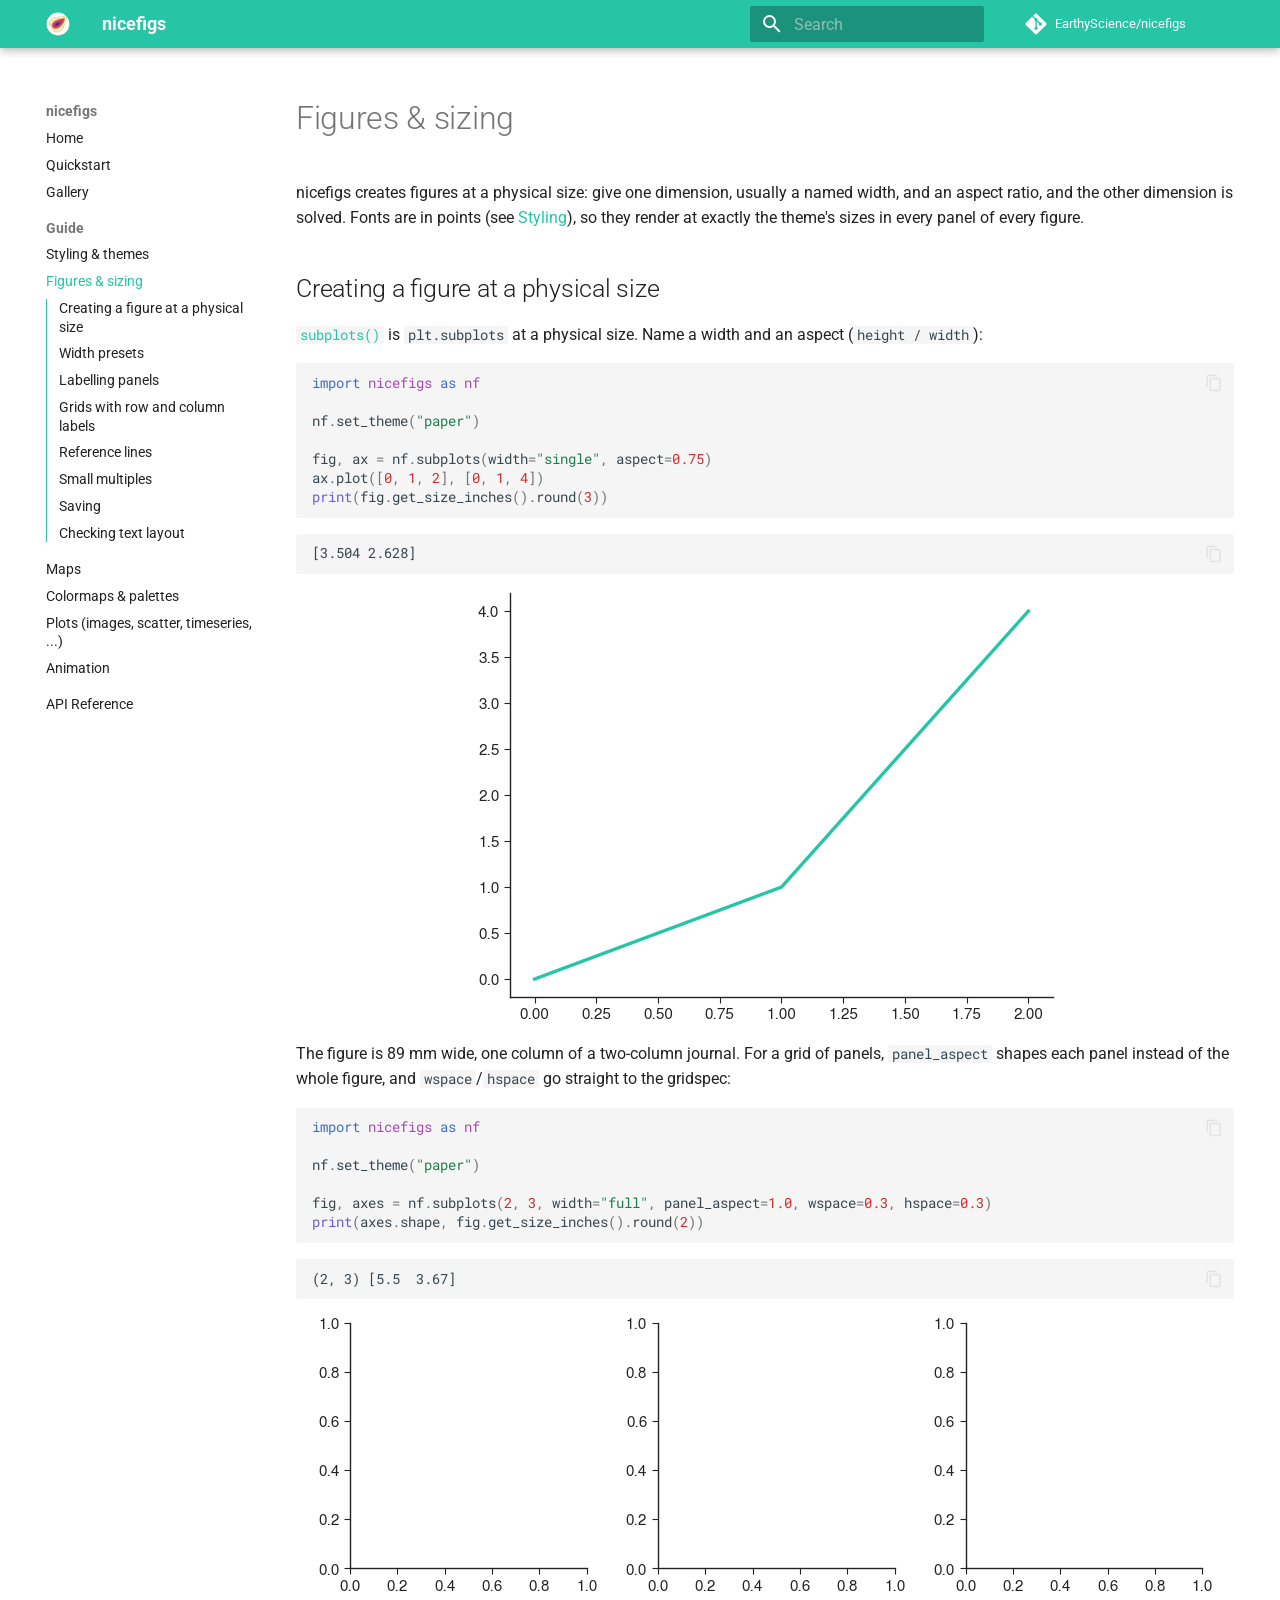
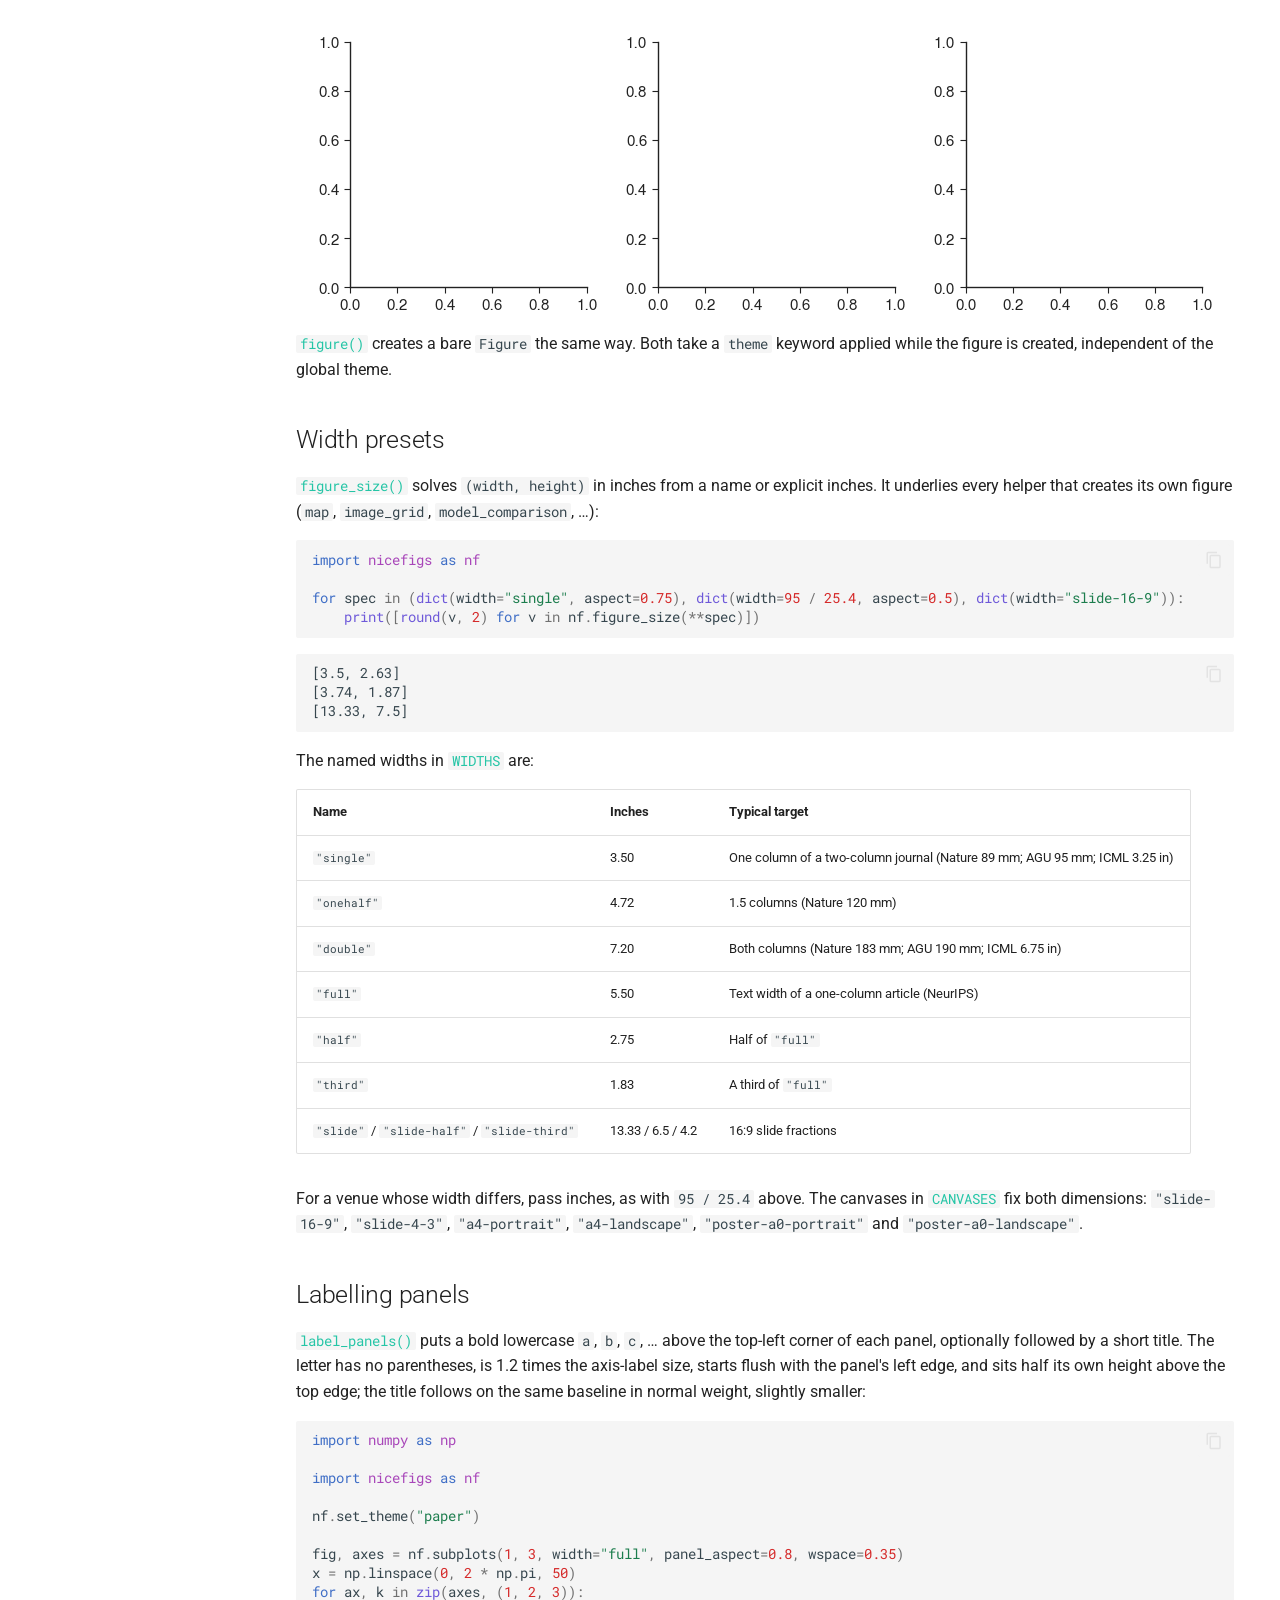
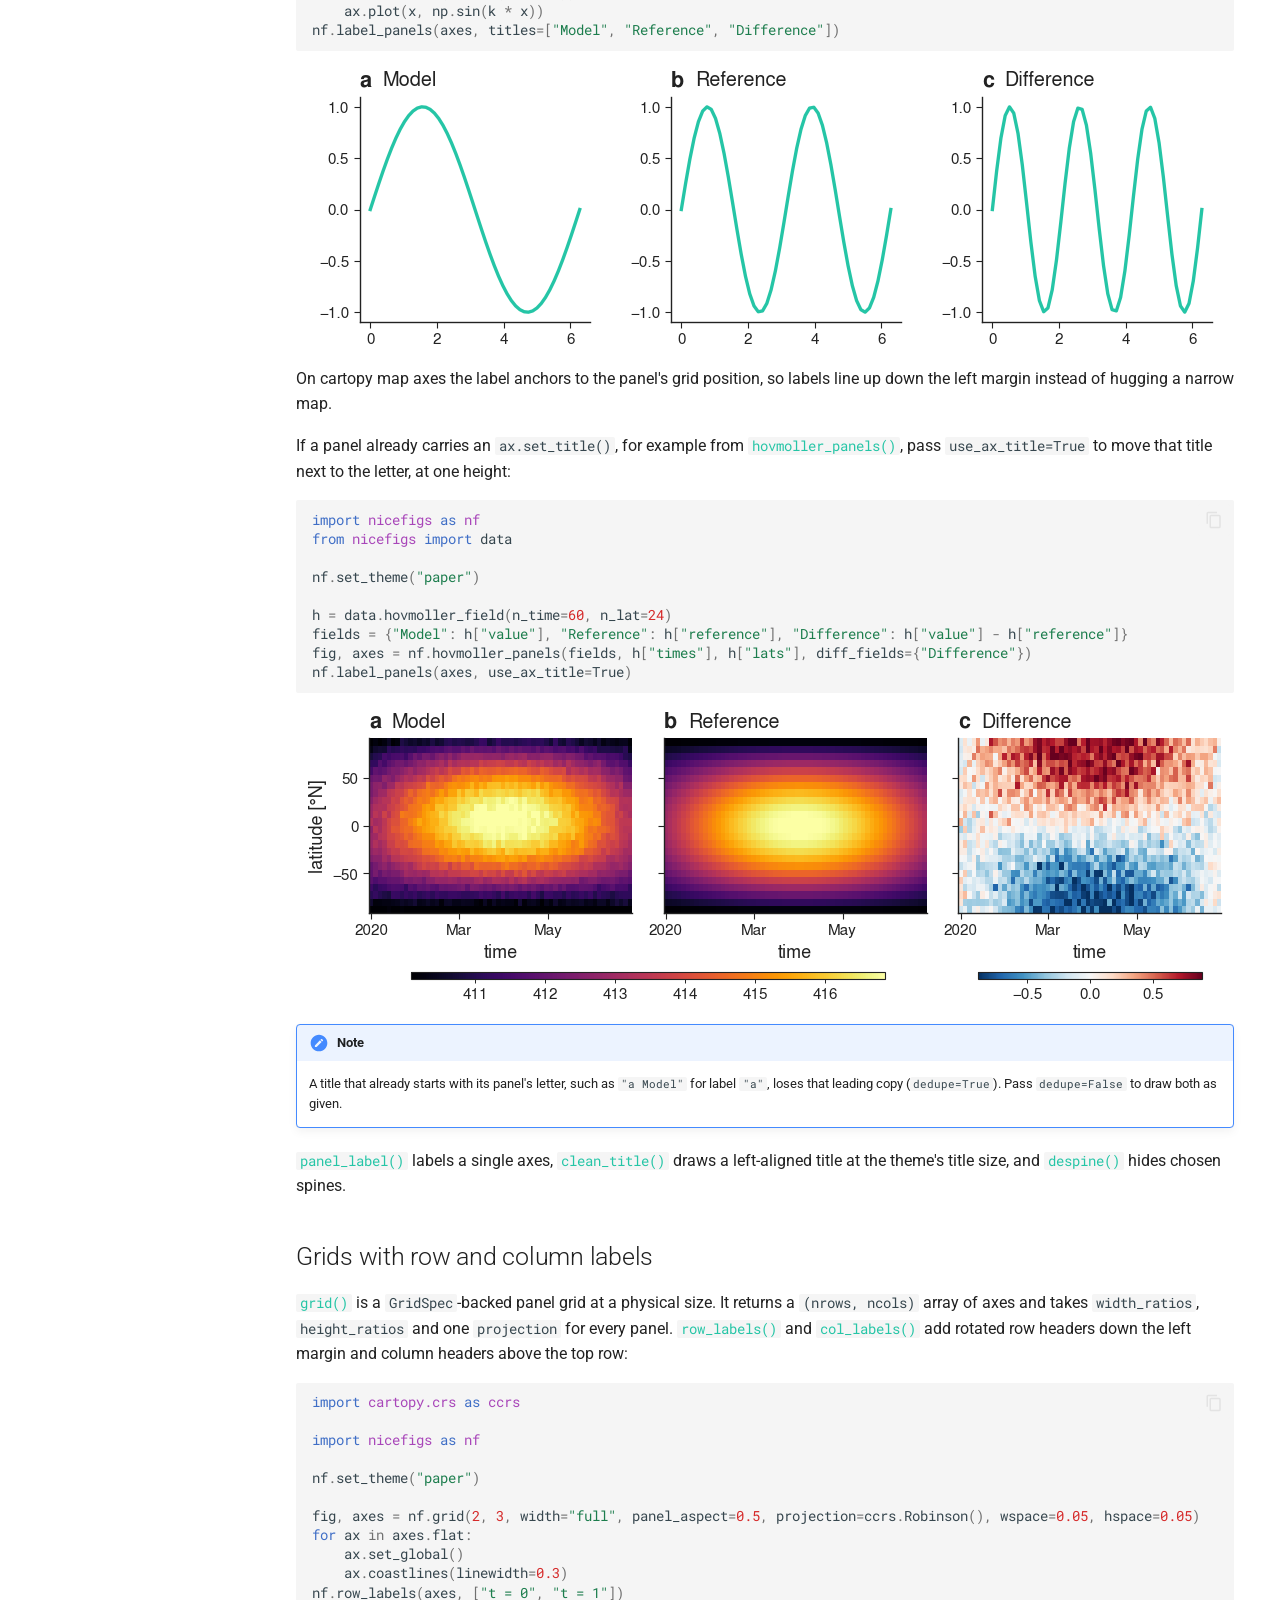
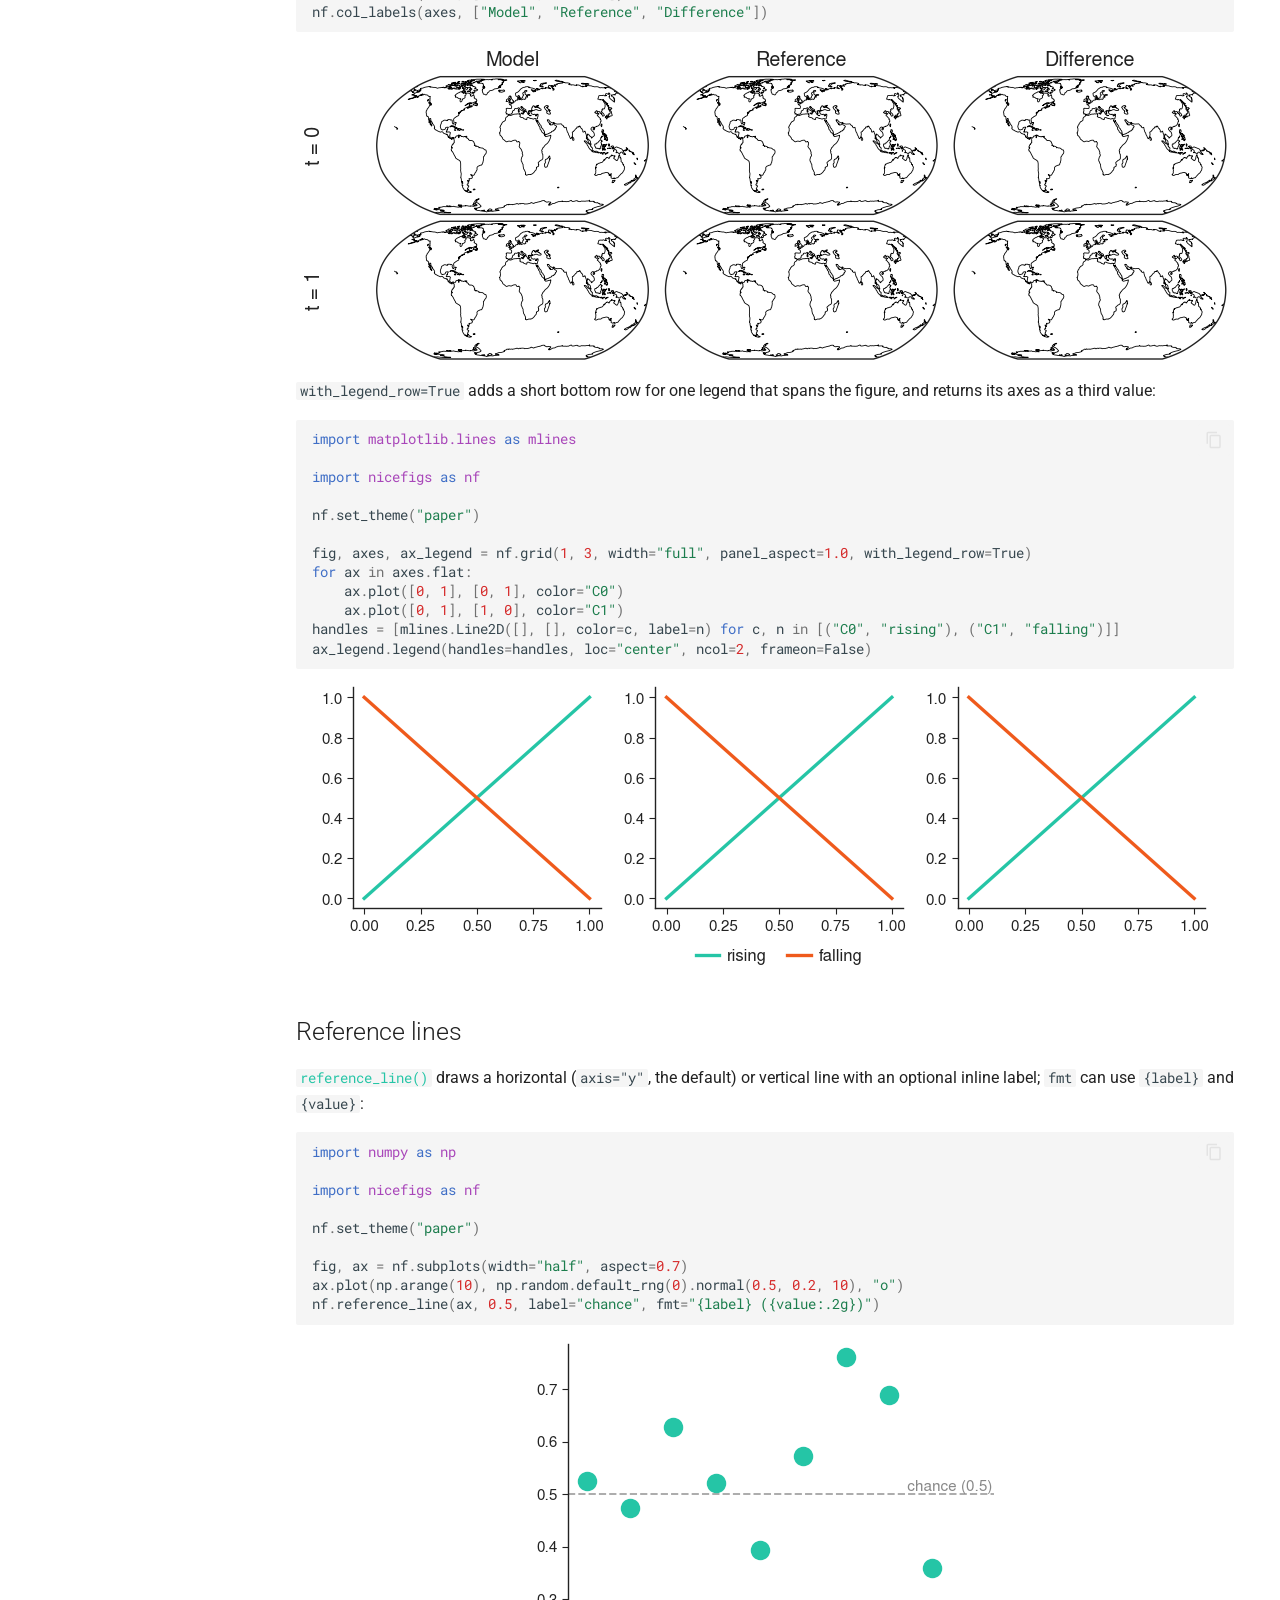
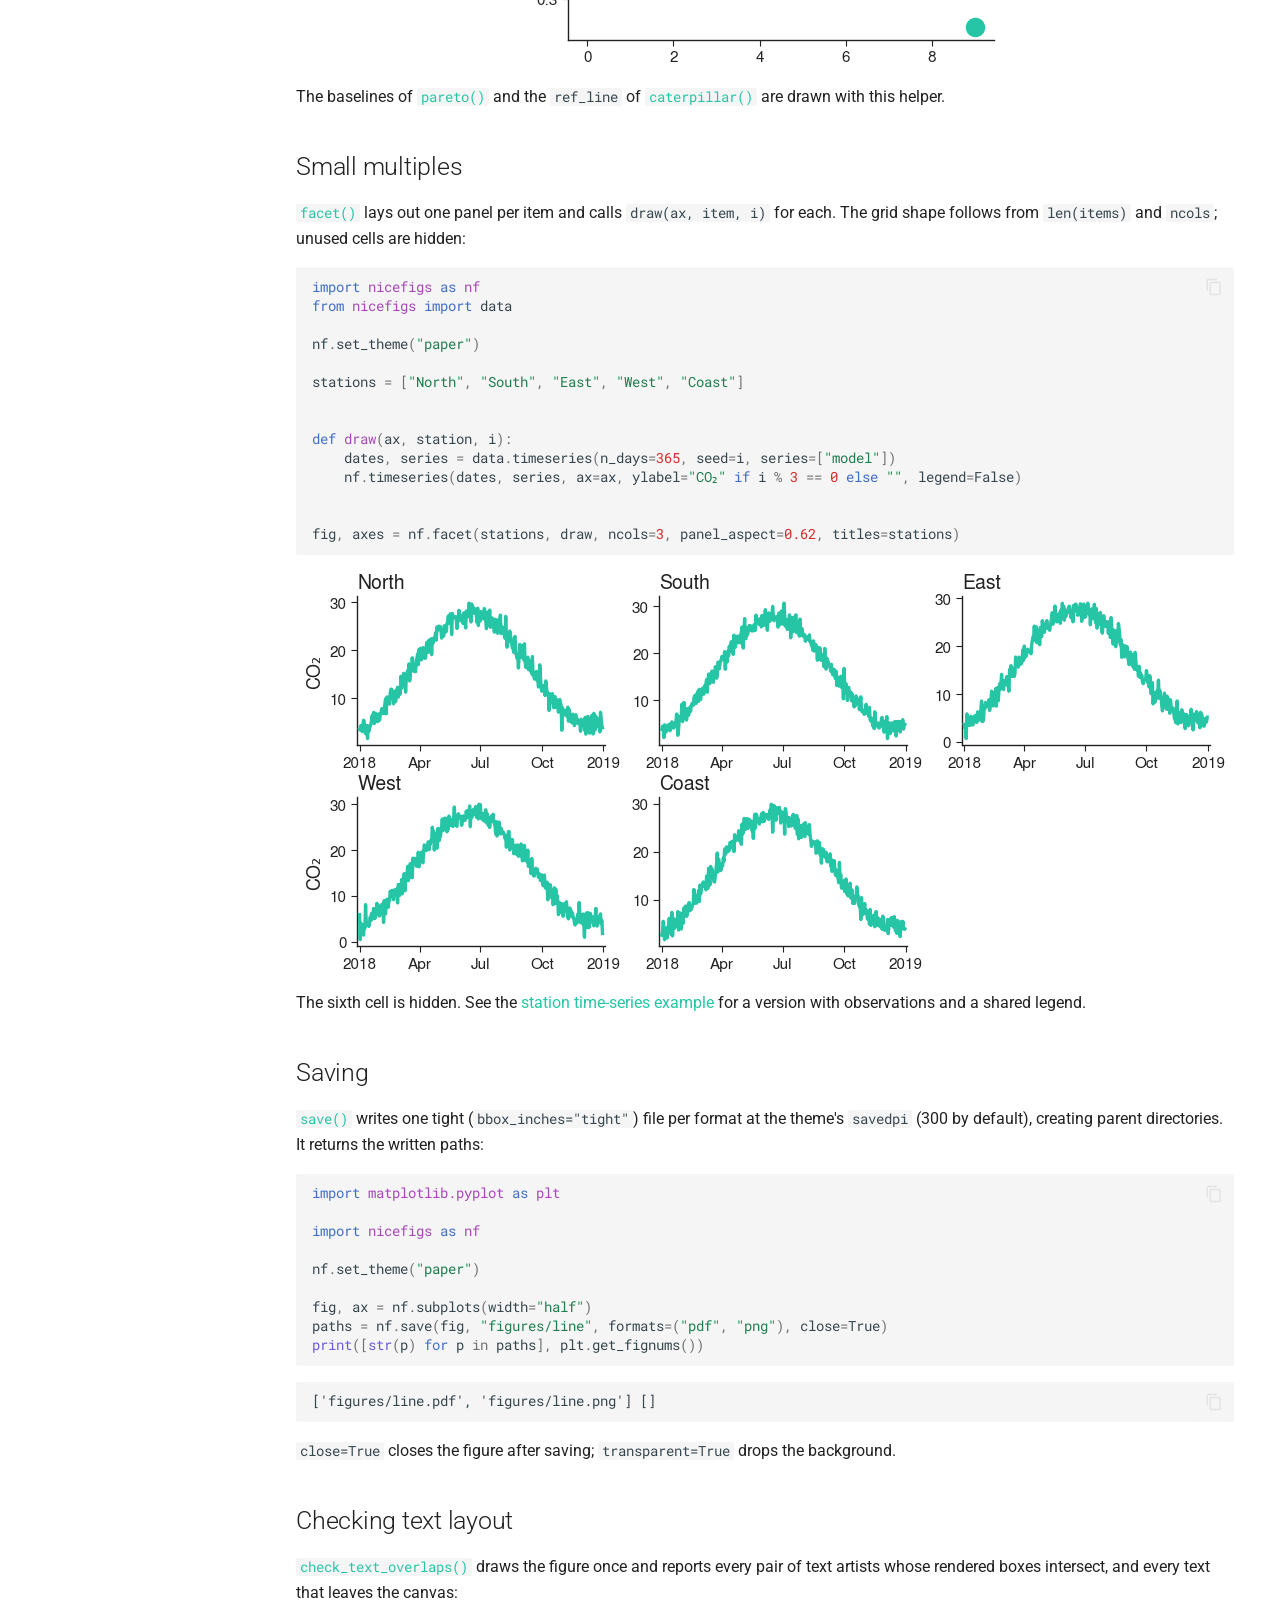
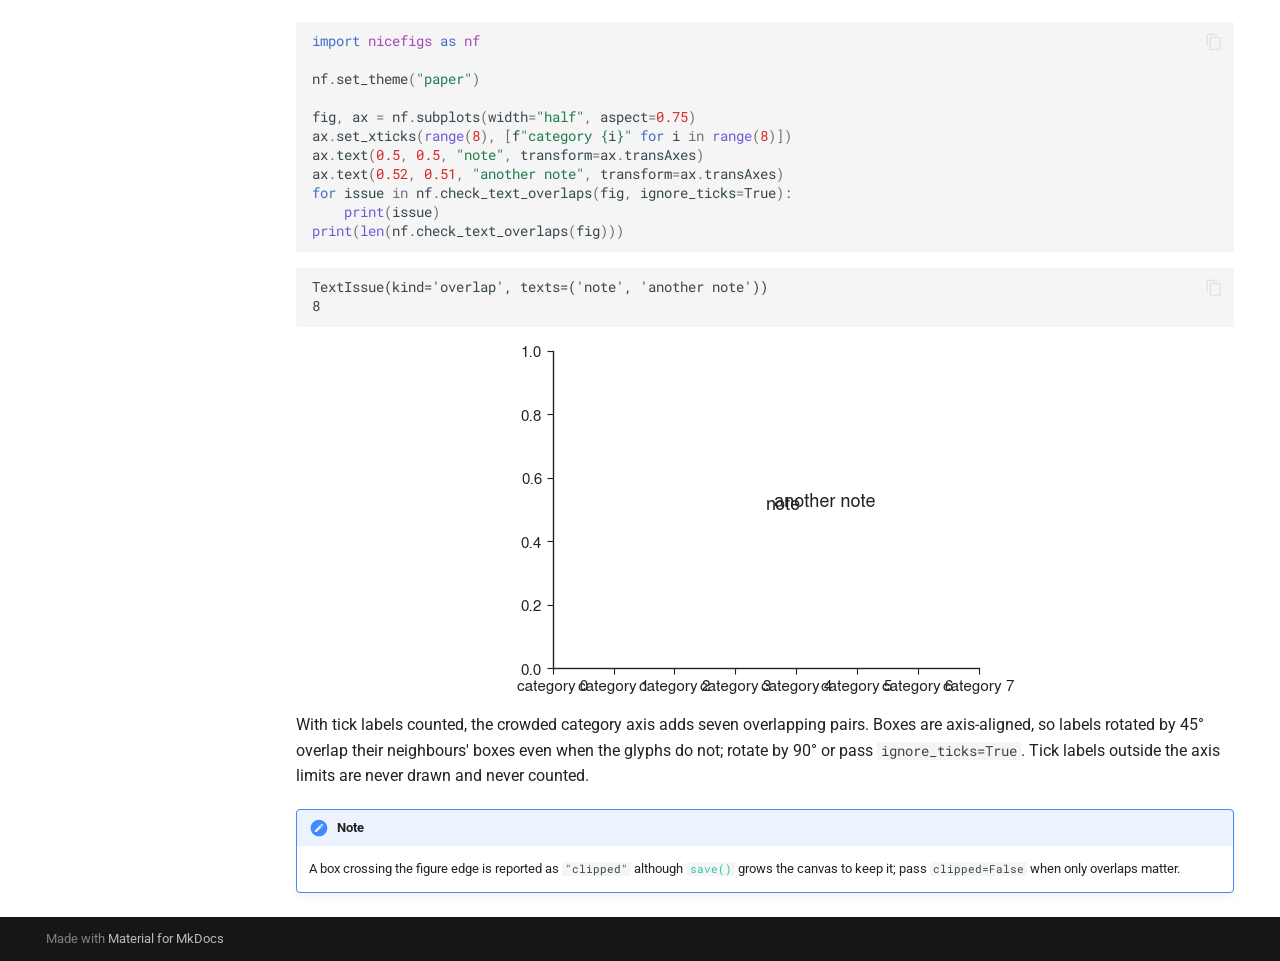
<file: guide/figures/index.html>
<!doctype html>
<html lang="en" class="no-js">
  <head>
    
      <meta charset="utf-8">
      <meta name="viewport" content="width=device-width,initial-scale=1">
      
        <meta name="description" content="Publication-grade, modular matplotlib plotting for geoscience.">
      
      
      
        <link rel="canonical" href="https://earthyscience.github.io/nicefigs/guide/figures/">
      
      
        <link rel="prev" href="../styling/">
      
      
        <link rel="next" href="../maps/">
      
      
        
      
      
      <link rel="icon" href="../../assets/logo/favicon.png">
      <meta name="generator" content="mkdocs-1.6.1, mkdocs-material-9.8.2">
    
    
      
        <title>Figures & sizing - nicefigs</title>
      
    
    
      <link rel="stylesheet" href="../../assets/stylesheets/main.57a0d79d.min.css">
      
        
        <link rel="stylesheet" href="../../assets/stylesheets/palette.fb2fffe2.min.css">
      
      


    
    
      
    
    
      
        
        
        <link rel="preconnect" href="https://fonts.gstatic.com" crossorigin>
        <link rel="stylesheet" href="https://fonts.googleapis.com/css?family=Roboto:300,300i,400,400i,700,700i%7CRoboto+Mono:400,400i,700,700i&display=fallback">
        <style>:root{--md-text-font:"Roboto";--md-code-font:"Roboto Mono"}</style>
      
    
    
      <link rel="stylesheet" href="../../assets/_mkdocstrings.css">
    
      <link rel="stylesheet" href="../../stylesheets/extra.css">
    
    <script>__md_scope=new URL("../..",location),__md_hash=e=>[...e].reduce(((e,_)=>(e<<5)-e+_.charCodeAt(0)),0),__md_get=(e,_=localStorage,t=__md_scope)=>JSON.parse(_.getItem(t.pathname+"."+e)),__md_set=(e,_,t=localStorage,a=__md_scope)=>{try{t.setItem(a.pathname+"."+e,JSON.stringify(_))}catch(e){}}</script>
    
      

    
    
  </head>
  
  
    
    
    
    
    
    <body dir="ltr" data-md-color-scheme="default" data-md-color-primary="teal" data-md-color-accent="teal">
  
    
    <input class="md-toggle" data-md-toggle="drawer" type="checkbox" id="__drawer" autocomplete="off">
    <input class="md-toggle" data-md-toggle="search" type="checkbox" id="__search" autocomplete="off">
    <label class="md-overlay" for="__drawer"></label>
    <div data-md-component="skip">
      
        
        <a href="#figures-sizing" class="md-skip">
          Skip to content
        </a>
      
    </div>
    <div data-md-component="announce">
      
    </div>
    
    
      

  

<header class="md-header md-header--shadow" data-md-component="header">
  <nav class="md-header__inner md-grid" aria-label="Header">
    <a href="../.." title="nicefigs" class="md-header__button md-logo" aria-label="nicefigs" data-md-component="logo">
      
  <img src="../../assets/logo/nicefigs-mark.svg" alt="logo">

    </a>
    <label class="md-header__button md-icon" for="__drawer">
      
      <svg xmlns="http://www.w3.org/2000/svg" viewBox="0 0 24 24"><path d="M3 6h18v2H3zm0 5h18v2H3zm0 5h18v2H3z"/></svg>
    </label>
    <div class="md-header__title" data-md-component="header-title">
      <div class="md-header__ellipsis">
        <div class="md-header__topic">
          <span class="md-ellipsis">
            nicefigs
          </span>
        </div>
        <div class="md-header__topic" data-md-component="header-topic">
          <span class="md-ellipsis">
            
              Figures & sizing
            
          </span>
        </div>
      </div>
    </div>
    
      
    
    
    
    
      
      
        <label class="md-header__button md-icon" for="__search">
          
          <svg xmlns="http://www.w3.org/2000/svg" viewBox="0 0 24 24"><path d="M9.5 3A6.5 6.5 0 0 1 16 9.5c0 1.61-.59 3.09-1.56 4.23l.27.27h.79l5 5-1.5 1.5-5-5v-.79l-.27-.27A6.52 6.52 0 0 1 9.5 16 6.5 6.5 0 0 1 3 9.5 6.5 6.5 0 0 1 9.5 3m0 2C7 5 5 7 5 9.5S7 14 9.5 14 14 12 14 9.5 12 5 9.5 5"/></svg>
        </label>
        <div class="md-search" data-md-component="search" role="dialog">
  <label class="md-search__overlay" for="__search"></label>
  <div class="md-search__inner" role="search">
    <form class="md-search__form" name="search">
      <input type="text" class="md-search__input" name="query" aria-label="Search" placeholder="Search" autocapitalize="off" autocorrect="off" autocomplete="off" spellcheck="false" data-md-component="search-query" required>
      <label class="md-search__icon md-icon" for="__search">
        
        <svg xmlns="http://www.w3.org/2000/svg" viewBox="0 0 24 24"><path d="M9.5 3A6.5 6.5 0 0 1 16 9.5c0 1.61-.59 3.09-1.56 4.23l.27.27h.79l5 5-1.5 1.5-5-5v-.79l-.27-.27A6.52 6.52 0 0 1 9.5 16 6.5 6.5 0 0 1 3 9.5 6.5 6.5 0 0 1 9.5 3m0 2C7 5 5 7 5 9.5S7 14 9.5 14 14 12 14 9.5 12 5 9.5 5"/></svg>
        
        <svg xmlns="http://www.w3.org/2000/svg" viewBox="0 0 24 24"><path d="M20 11v2H8l5.5 5.5-1.42 1.42L4.16 12l7.92-7.92L13.5 5.5 8 11z"/></svg>
      </label>
      <nav class="md-search__options" aria-label="Search">
        
        <button type="reset" class="md-search__icon md-icon" title="Clear" aria-label="Clear" tabindex="-1">
          
          <svg xmlns="http://www.w3.org/2000/svg" viewBox="0 0 24 24"><path d="M19 6.41 17.59 5 12 10.59 6.41 5 5 6.41 10.59 12 5 17.59 6.41 19 12 13.41 17.59 19 19 17.59 13.41 12z"/></svg>
        </button>
      </nav>
      
    </form>
    <div class="md-search__output">
      <div class="md-search__scrollwrap" tabindex="0" data-md-scrollfix>
        <div class="md-search-result" data-md-component="search-result">
          <div class="md-search-result__meta">
            Initializing search
          </div>
          <ol class="md-search-result__list" role="presentation"></ol>
        </div>
      </div>
    </div>
  </div>
</div>
      
    
    
      <div class="md-header__source">
        <a href="https://github.com/EarthyScience/nicefigs" title="Go to repository" class="md-source" data-md-component="source">
  <div class="md-source__icon md-icon">
    
    <svg xmlns="http://www.w3.org/2000/svg" viewBox="0 0 448 512"><!--! Font Awesome Free 7.1.0 by @fontawesome - https://fontawesome.com License - https://fontawesome.com/license/free (Icons: CC BY 4.0, Fonts: SIL OFL 1.1, Code: MIT License) Copyright 2025 Fonticons, Inc.--><path d="M439.6 236.1 244 40.5c-5.4-5.5-12.8-8.5-20.4-8.5s-15 3-20.4 8.4L162.5 81l51.5 51.5c27.1-9.1 52.7 16.8 43.4 43.7l49.7 49.7c34.2-11.8 61.2 31 35.5 56.7-26.5 26.5-70.2-2.9-56-37.3L240.3 199v121.9c25.3 12.5 22.3 41.8 9.1 55-6.4 6.4-15.2 10.1-24.3 10.1s-17.8-3.6-24.3-10.1c-17.6-17.6-11.1-46.9 11.2-56v-123c-20.8-8.5-24.6-30.7-18.6-45L142.6 101 8.5 235.1C3 240.6 0 247.9 0 255.5s3 15 8.5 20.4l195.6 195.7c5.4 5.4 12.7 8.4 20.4 8.4s15-3 20.4-8.4l194.7-194.7c5.4-5.4 8.4-12.8 8.4-20.4s-3-15-8.4-20.4"/></svg>
  </div>
  <div class="md-source__repository">
    EarthyScience/nicefigs
  </div>
</a>
      </div>
    
  </nav>
  
</header>
    
    <div class="md-container" data-md-component="container">
      
      
        
          
        
      
      <main class="md-main" data-md-component="main">
        <div class="md-main__inner md-grid">
          
            
              
              <div class="md-sidebar md-sidebar--primary" data-md-component="sidebar" data-md-type="navigation" >
                <div class="md-sidebar__scrollwrap">
                  <div class="md-sidebar__inner">
                    



  

<nav class="md-nav md-nav--primary md-nav--integrated" aria-label="Navigation" data-md-level="0">
  <label class="md-nav__title" for="__drawer">
    <a href="../.." title="nicefigs" class="md-nav__button md-logo" aria-label="nicefigs" data-md-component="logo">
      
  <img src="../../assets/logo/nicefigs-mark.svg" alt="logo">

    </a>
    nicefigs
  </label>
  
    <div class="md-nav__source">
      <a href="https://github.com/EarthyScience/nicefigs" title="Go to repository" class="md-source" data-md-component="source">
  <div class="md-source__icon md-icon">
    
    <svg xmlns="http://www.w3.org/2000/svg" viewBox="0 0 448 512"><!--! Font Awesome Free 7.1.0 by @fontawesome - https://fontawesome.com License - https://fontawesome.com/license/free (Icons: CC BY 4.0, Fonts: SIL OFL 1.1, Code: MIT License) Copyright 2025 Fonticons, Inc.--><path d="M439.6 236.1 244 40.5c-5.4-5.5-12.8-8.5-20.4-8.5s-15 3-20.4 8.4L162.5 81l51.5 51.5c27.1-9.1 52.7 16.8 43.4 43.7l49.7 49.7c34.2-11.8 61.2 31 35.5 56.7-26.5 26.5-70.2-2.9-56-37.3L240.3 199v121.9c25.3 12.5 22.3 41.8 9.1 55-6.4 6.4-15.2 10.1-24.3 10.1s-17.8-3.6-24.3-10.1c-17.6-17.6-11.1-46.9 11.2-56v-123c-20.8-8.5-24.6-30.7-18.6-45L142.6 101 8.5 235.1C3 240.6 0 247.9 0 255.5s3 15 8.5 20.4l195.6 195.7c5.4 5.4 12.7 8.4 20.4 8.4s15-3 20.4-8.4l194.7-194.7c5.4-5.4 8.4-12.8 8.4-20.4s-3-15-8.4-20.4"/></svg>
  </div>
  <div class="md-source__repository">
    EarthyScience/nicefigs
  </div>
</a>
    </div>
  
  <ul class="md-nav__list" data-md-scrollfix>
    
      
      
  
  
  
  
    <li class="md-nav__item">
      <a href="../.." class="md-nav__link">
        
  
  
  <span class="md-ellipsis">
    
  
    Home
  

    
  </span>
  
  

      </a>
    </li>
  

    
      
      
  
  
  
  
    <li class="md-nav__item">
      <a href="../../quickstart/" class="md-nav__link">
        
  
  
  <span class="md-ellipsis">
    
  
    Quickstart
  

    
  </span>
  
  

      </a>
    </li>
  

    
      
      
  
  
  
  
    <li class="md-nav__item">
      <a href="../../gallery/" class="md-nav__link">
        
  
  
  <span class="md-ellipsis">
    
  
    Gallery
  

    
  </span>
  
  

      </a>
    </li>
  

    
      
      
  
  
    
  
  
  
    
    
    
    
      
        
        
      
    
    
    <li class="md-nav__item md-nav__item--active md-nav__item--section md-nav__item--nested">
      
        
        
        <input class="md-nav__toggle md-toggle " type="checkbox" id="__nav_4" checked>
        
          
          <label class="md-nav__link" for="__nav_4" id="__nav_4_label" tabindex="">
            
  
  
  <span class="md-ellipsis">
    
  
    Guide
  

    
  </span>
  
  

            <span class="md-nav__icon md-icon"></span>
          </label>
        
        <nav class="md-nav" data-md-level="1" aria-labelledby="__nav_4_label" aria-expanded="true">
          <label class="md-nav__title" for="__nav_4">
            <span class="md-nav__icon md-icon"></span>
            
  
    Guide
  

          </label>
          <ul class="md-nav__list" data-md-scrollfix>
            
              
                
  
  
  
  
    <li class="md-nav__item">
      <a href="../styling/" class="md-nav__link">
        
  
  
  <span class="md-ellipsis">
    
  
    Styling & themes
  

    
  </span>
  
  

      </a>
    </li>
  

              
            
              
                
  
  
    
  
  
  
    <li class="md-nav__item md-nav__item--active">
      
      <input class="md-nav__toggle md-toggle" type="checkbox" id="__toc">
      
      
        
      
      
        <label class="md-nav__link md-nav__link--active" for="__toc">
          
  
  
  <span class="md-ellipsis">
    
  
    Figures & sizing
  

    
  </span>
  
  

          <span class="md-nav__icon md-icon"></span>
        </label>
      
      <a href="./" class="md-nav__link md-nav__link--active">
        
  
  
  <span class="md-ellipsis">
    
  
    Figures & sizing
  

    
  </span>
  
  

      </a>
      
        

<nav class="md-nav md-nav--secondary" aria-label="Table of contents">
  
  
  
    
  
  
    <label class="md-nav__title" for="__toc">
      <span class="md-nav__icon md-icon"></span>
      Table of contents
    </label>
    <ul class="md-nav__list" data-md-component="toc" data-md-scrollfix>
      
        <li class="md-nav__item">
  <a href="#creating-a-figure-at-a-physical-size" class="md-nav__link">
    <span class="md-ellipsis">
      
        Creating a figure at a physical size
      
    </span>
  </a>
  
</li>
      
        <li class="md-nav__item">
  <a href="#width-presets" class="md-nav__link">
    <span class="md-ellipsis">
      
        Width presets
      
    </span>
  </a>
  
</li>
      
        <li class="md-nav__item">
  <a href="#labelling-panels" class="md-nav__link">
    <span class="md-ellipsis">
      
        Labelling panels
      
    </span>
  </a>
  
</li>
      
        <li class="md-nav__item">
  <a href="#grids-with-row-and-column-labels" class="md-nav__link">
    <span class="md-ellipsis">
      
        Grids with row and column labels
      
    </span>
  </a>
  
</li>
      
        <li class="md-nav__item">
  <a href="#reference-lines" class="md-nav__link">
    <span class="md-ellipsis">
      
        Reference lines
      
    </span>
  </a>
  
</li>
      
        <li class="md-nav__item">
  <a href="#small-multiples" class="md-nav__link">
    <span class="md-ellipsis">
      
        Small multiples
      
    </span>
  </a>
  
</li>
      
        <li class="md-nav__item">
  <a href="#saving" class="md-nav__link">
    <span class="md-ellipsis">
      
        Saving
      
    </span>
  </a>
  
</li>
      
        <li class="md-nav__item">
  <a href="#checking-text-layout" class="md-nav__link">
    <span class="md-ellipsis">
      
        Checking text layout
      
    </span>
  </a>
  
</li>
      
    </ul>
  
</nav>
      
    </li>
  

              
            
              
                
  
  
  
  
    <li class="md-nav__item">
      <a href="../maps/" class="md-nav__link">
        
  
  
  <span class="md-ellipsis">
    
  
    Maps
  

    
  </span>
  
  

      </a>
    </li>
  

              
            
              
                
  
  
  
  
    <li class="md-nav__item">
      <a href="../colormaps/" class="md-nav__link">
        
  
  
  <span class="md-ellipsis">
    
  
    Colormaps & palettes
  

    
  </span>
  
  

      </a>
    </li>
  

              
            
              
                
  
  
  
  
    <li class="md-nav__item">
      <a href="../plots/" class="md-nav__link">
        
  
  
  <span class="md-ellipsis">
    
  
    Plots (images, scatter, timeseries, ...)
  

    
  </span>
  
  

      </a>
    </li>
  

              
            
              
                
  
  
  
  
    <li class="md-nav__item">
      <a href="../animation/" class="md-nav__link">
        
  
  
  <span class="md-ellipsis">
    
  
    Animation
  

    
  </span>
  
  

      </a>
    </li>
  

              
            
          </ul>
        </nav>
      
    </li>
  

    
      
      
  
  
  
  
    <li class="md-nav__item">
      <a href="../../api/" class="md-nav__link">
        
  
  
  <span class="md-ellipsis">
    
  
    API Reference
  

    
  </span>
  
  

      </a>
    </li>
  

    
  </ul>
</nav>
                  </div>
                </div>
              </div>
            
            
          
          
            <div class="md-content" data-md-component="content">
              
              <article class="md-content__inner md-typeset">
                
                  


  
  


<h1 id="figures-sizing">Figures &amp; sizing<a class="headerlink" href="#figures-sizing" title="Permanent link">&para;</a></h1>
<p>nicefigs creates figures at a physical size: give one dimension, usually a
named width, and an aspect ratio, and the other dimension is solved. Fonts are
in points (see <a href="../styling/">Styling</a>), so they render at exactly the theme's
sizes in every panel of every figure.</p>
<h2 id="creating-a-figure-at-a-physical-size">Creating a figure at a physical size<a class="headerlink" href="#creating-a-figure-at-a-physical-size" title="Permanent link">&para;</a></h2>
<p><a class="autorefs autorefs-internal" title="subplots" href="../../api/#nicefigs.figure.subplots"><code>subplots()</code></a> is <code>plt.subplots</code> at a physical size. Name a
width and an aspect (<code>height / width</code>):</p>
<div class="highlight"><pre><span></span><code><a id="__codelineno-0-1" name="__codelineno-0-1" href="#__codelineno-0-1"></a><span class="kn">import</span><span class="w"> </span><span class="nn">nicefigs</span><span class="w"> </span><span class="k">as</span><span class="w"> </span><span class="nn">nf</span>
<a id="__codelineno-0-2" name="__codelineno-0-2" href="#__codelineno-0-2"></a>
<a id="__codelineno-0-3" name="__codelineno-0-3" href="#__codelineno-0-3"></a><span class="n">nf</span><span class="o">.</span><span class="n">set_theme</span><span class="p">(</span><span class="s2">"paper"</span><span class="p">)</span>
<a id="__codelineno-0-4" name="__codelineno-0-4" href="#__codelineno-0-4"></a>
<a id="__codelineno-0-5" name="__codelineno-0-5" href="#__codelineno-0-5"></a><span class="n">fig</span><span class="p">,</span> <span class="n">ax</span> <span class="o">=</span> <span class="n">nf</span><span class="o">.</span><span class="n">subplots</span><span class="p">(</span><span class="n">width</span><span class="o">=</span><span class="s2">"single"</span><span class="p">,</span> <span class="n">aspect</span><span class="o">=</span><span class="mf">0.75</span><span class="p">)</span>
<a id="__codelineno-0-6" name="__codelineno-0-6" href="#__codelineno-0-6"></a><span class="n">ax</span><span class="o">.</span><span class="n">plot</span><span class="p">([</span><span class="mi">0</span><span class="p">,</span> <span class="mi">1</span><span class="p">,</span> <span class="mi">2</span><span class="p">],</span> <span class="p">[</span><span class="mi">0</span><span class="p">,</span> <span class="mi">1</span><span class="p">,</span> <span class="mi">4</span><span class="p">])</span>
<a id="__codelineno-0-7" name="__codelineno-0-7" href="#__codelineno-0-7"></a><span class="nb">print</span><span class="p">(</span><span class="n">fig</span><span class="o">.</span><span class="n">get_size_inches</span><span class="p">()</span><span class="o">.</span><span class="n">round</span><span class="p">(</span><span class="mi">3</span><span class="p">))</span>
</code></pre></div>
<div class="highlight"><pre><span></span><code><a id="__codelineno-1-1" name="__codelineno-1-1" href="#__codelineno-1-1"></a>[3.504 2.628]
</code></pre></div>
<p><img alt="A single-column figure" src="../../assets/guide/figures-single.png" /></p>
<p>The figure is 89 mm wide, one column of a two-column journal. For a grid of
panels, <code>panel_aspect</code> shapes each panel instead of the whole figure, and
<code>wspace</code>/<code>hspace</code> go straight to the gridspec:</p>
<div class="highlight"><pre><span></span><code><a id="__codelineno-2-1" name="__codelineno-2-1" href="#__codelineno-2-1"></a><span class="kn">import</span><span class="w"> </span><span class="nn">nicefigs</span><span class="w"> </span><span class="k">as</span><span class="w"> </span><span class="nn">nf</span>
<a id="__codelineno-2-2" name="__codelineno-2-2" href="#__codelineno-2-2"></a>
<a id="__codelineno-2-3" name="__codelineno-2-3" href="#__codelineno-2-3"></a><span class="n">nf</span><span class="o">.</span><span class="n">set_theme</span><span class="p">(</span><span class="s2">"paper"</span><span class="p">)</span>
<a id="__codelineno-2-4" name="__codelineno-2-4" href="#__codelineno-2-4"></a>
<a id="__codelineno-2-5" name="__codelineno-2-5" href="#__codelineno-2-5"></a><span class="n">fig</span><span class="p">,</span> <span class="n">axes</span> <span class="o">=</span> <span class="n">nf</span><span class="o">.</span><span class="n">subplots</span><span class="p">(</span><span class="mi">2</span><span class="p">,</span> <span class="mi">3</span><span class="p">,</span> <span class="n">width</span><span class="o">=</span><span class="s2">"full"</span><span class="p">,</span> <span class="n">panel_aspect</span><span class="o">=</span><span class="mf">1.0</span><span class="p">,</span> <span class="n">wspace</span><span class="o">=</span><span class="mf">0.3</span><span class="p">,</span> <span class="n">hspace</span><span class="o">=</span><span class="mf">0.3</span><span class="p">)</span>
<a id="__codelineno-2-6" name="__codelineno-2-6" href="#__codelineno-2-6"></a><span class="nb">print</span><span class="p">(</span><span class="n">axes</span><span class="o">.</span><span class="n">shape</span><span class="p">,</span> <span class="n">fig</span><span class="o">.</span><span class="n">get_size_inches</span><span class="p">()</span><span class="o">.</span><span class="n">round</span><span class="p">(</span><span class="mi">2</span><span class="p">))</span>
</code></pre></div>
<div class="highlight"><pre><span></span><code><a id="__codelineno-3-1" name="__codelineno-3-1" href="#__codelineno-3-1"></a>(2, 3) [5.5  3.67]
</code></pre></div>
<p><img alt="A 2 × 3 grid of square panels" src="../../assets/guide/figures-grid.png" /></p>
<p><a class="autorefs autorefs-internal" title="figure" href="../../api/#nicefigs.figure"><code>figure()</code></a> creates a bare <code>Figure</code> the same way. Both take a
<code>theme</code> keyword applied while the figure is created, independent of the global
theme.</p>
<h2 id="width-presets">Width presets<a class="headerlink" href="#width-presets" title="Permanent link">&para;</a></h2>
<p><a class="autorefs autorefs-internal" title="figure_size" href="../../api/#nicefigs.figure.figure_size"><code>figure_size()</code></a> solves <code>(width, height)</code> in inches from
a name or explicit inches. It underlies every helper that creates its own
figure (<code>map</code>, <code>image_grid</code>, <code>model_comparison</code>, …):</p>
<div class="highlight"><pre><span></span><code><a id="__codelineno-4-1" name="__codelineno-4-1" href="#__codelineno-4-1"></a><span class="kn">import</span><span class="w"> </span><span class="nn">nicefigs</span><span class="w"> </span><span class="k">as</span><span class="w"> </span><span class="nn">nf</span>
<a id="__codelineno-4-2" name="__codelineno-4-2" href="#__codelineno-4-2"></a>
<a id="__codelineno-4-3" name="__codelineno-4-3" href="#__codelineno-4-3"></a><span class="k">for</span> <span class="n">spec</span> <span class="ow">in</span> <span class="p">(</span><span class="nb">dict</span><span class="p">(</span><span class="n">width</span><span class="o">=</span><span class="s2">"single"</span><span class="p">,</span> <span class="n">aspect</span><span class="o">=</span><span class="mf">0.75</span><span class="p">),</span> <span class="nb">dict</span><span class="p">(</span><span class="n">width</span><span class="o">=</span><span class="mi">95</span> <span class="o">/</span> <span class="mf">25.4</span><span class="p">,</span> <span class="n">aspect</span><span class="o">=</span><span class="mf">0.5</span><span class="p">),</span> <span class="nb">dict</span><span class="p">(</span><span class="n">width</span><span class="o">=</span><span class="s2">"slide-16-9"</span><span class="p">)):</span>
<a id="__codelineno-4-4" name="__codelineno-4-4" href="#__codelineno-4-4"></a>    <span class="nb">print</span><span class="p">([</span><span class="nb">round</span><span class="p">(</span><span class="n">v</span><span class="p">,</span> <span class="mi">2</span><span class="p">)</span> <span class="k">for</span> <span class="n">v</span> <span class="ow">in</span> <span class="n">nf</span><span class="o">.</span><span class="n">figure_size</span><span class="p">(</span><span class="o">**</span><span class="n">spec</span><span class="p">)])</span>
</code></pre></div>
<div class="highlight"><pre><span></span><code><a id="__codelineno-5-1" name="__codelineno-5-1" href="#__codelineno-5-1"></a>[3.5, 2.63]
<a id="__codelineno-5-2" name="__codelineno-5-2" href="#__codelineno-5-2"></a>[3.74, 1.87]
<a id="__codelineno-5-3" name="__codelineno-5-3" href="#__codelineno-5-3"></a>[13.33, 7.5]
</code></pre></div>
<p>The named widths in <a class="autorefs autorefs-internal" title="WIDTHS


  
      module-attribute
  " href="../../api/#nicefigs.figure.WIDTHS"><code>WIDTHS</code></a> are:</p>
<table>
<thead>
<tr>
<th>Name</th>
<th>Inches</th>
<th>Typical target</th>
</tr>
</thead>
<tbody>
<tr>
<td><code>"single"</code></td>
<td>3.50</td>
<td>One column of a two-column journal (Nature 89 mm; AGU 95 mm; ICML 3.25 in)</td>
</tr>
<tr>
<td><code>"onehalf"</code></td>
<td>4.72</td>
<td>1.5 columns (Nature 120 mm)</td>
</tr>
<tr>
<td><code>"double"</code></td>
<td>7.20</td>
<td>Both columns (Nature 183 mm; AGU 190 mm; ICML 6.75 in)</td>
</tr>
<tr>
<td><code>"full"</code></td>
<td>5.50</td>
<td>Text width of a one-column article (NeurIPS)</td>
</tr>
<tr>
<td><code>"half"</code></td>
<td>2.75</td>
<td>Half of <code>"full"</code></td>
</tr>
<tr>
<td><code>"third"</code></td>
<td>1.83</td>
<td>A third of <code>"full"</code></td>
</tr>
<tr>
<td><code>"slide"</code> / <code>"slide-half"</code> / <code>"slide-third"</code></td>
<td>13.33 / 6.5 / 4.2</td>
<td>16:9 slide fractions</td>
</tr>
</tbody>
</table>
<p>For a venue whose width differs, pass inches, as with <code>95 / 25.4</code> above. The
canvases in <a class="autorefs autorefs-internal" title="CANVASES


  
      module-attribute
  " href="../../api/#nicefigs.figure.CANVASES"><code>CANVASES</code></a> fix both dimensions:
<code>"slide-16-9"</code>, <code>"slide-4-3"</code>, <code>"a4-portrait"</code>, <code>"a4-landscape"</code>,
<code>"poster-a0-portrait"</code> and <code>"poster-a0-landscape"</code>.</p>
<h2 id="labelling-panels">Labelling panels<a class="headerlink" href="#labelling-panels" title="Permanent link">&para;</a></h2>
<p><a class="autorefs autorefs-internal" title="label_panels" href="../../api/#nicefigs.panels.label_panels"><code>label_panels()</code></a> puts a bold lowercase <code>a</code>, <code>b</code>, <code>c</code>,
… above the top-left corner of each panel, optionally followed by a short
title. The letter has no parentheses, is 1.2 times the axis-label size, starts
flush with the panel's left edge, and sits half its own height above the top
edge; the title follows on the same baseline in normal weight, slightly
smaller:</p>
<div class="highlight"><pre><span></span><code><a id="__codelineno-6-1" name="__codelineno-6-1" href="#__codelineno-6-1"></a><span class="kn">import</span><span class="w"> </span><span class="nn">numpy</span><span class="w"> </span><span class="k">as</span><span class="w"> </span><span class="nn">np</span>
<a id="__codelineno-6-2" name="__codelineno-6-2" href="#__codelineno-6-2"></a>
<a id="__codelineno-6-3" name="__codelineno-6-3" href="#__codelineno-6-3"></a><span class="kn">import</span><span class="w"> </span><span class="nn">nicefigs</span><span class="w"> </span><span class="k">as</span><span class="w"> </span><span class="nn">nf</span>
<a id="__codelineno-6-4" name="__codelineno-6-4" href="#__codelineno-6-4"></a>
<a id="__codelineno-6-5" name="__codelineno-6-5" href="#__codelineno-6-5"></a><span class="n">nf</span><span class="o">.</span><span class="n">set_theme</span><span class="p">(</span><span class="s2">"paper"</span><span class="p">)</span>
<a id="__codelineno-6-6" name="__codelineno-6-6" href="#__codelineno-6-6"></a>
<a id="__codelineno-6-7" name="__codelineno-6-7" href="#__codelineno-6-7"></a><span class="n">fig</span><span class="p">,</span> <span class="n">axes</span> <span class="o">=</span> <span class="n">nf</span><span class="o">.</span><span class="n">subplots</span><span class="p">(</span><span class="mi">1</span><span class="p">,</span> <span class="mi">3</span><span class="p">,</span> <span class="n">width</span><span class="o">=</span><span class="s2">"full"</span><span class="p">,</span> <span class="n">panel_aspect</span><span class="o">=</span><span class="mf">0.8</span><span class="p">,</span> <span class="n">wspace</span><span class="o">=</span><span class="mf">0.35</span><span class="p">)</span>
<a id="__codelineno-6-8" name="__codelineno-6-8" href="#__codelineno-6-8"></a><span class="n">x</span> <span class="o">=</span> <span class="n">np</span><span class="o">.</span><span class="n">linspace</span><span class="p">(</span><span class="mi">0</span><span class="p">,</span> <span class="mi">2</span> <span class="o">*</span> <span class="n">np</span><span class="o">.</span><span class="n">pi</span><span class="p">,</span> <span class="mi">50</span><span class="p">)</span>
<a id="__codelineno-6-9" name="__codelineno-6-9" href="#__codelineno-6-9"></a><span class="k">for</span> <span class="n">ax</span><span class="p">,</span> <span class="n">k</span> <span class="ow">in</span> <span class="nb">zip</span><span class="p">(</span><span class="n">axes</span><span class="p">,</span> <span class="p">(</span><span class="mi">1</span><span class="p">,</span> <span class="mi">2</span><span class="p">,</span> <span class="mi">3</span><span class="p">)):</span>
<a id="__codelineno-6-10" name="__codelineno-6-10" href="#__codelineno-6-10"></a>    <span class="n">ax</span><span class="o">.</span><span class="n">plot</span><span class="p">(</span><span class="n">x</span><span class="p">,</span> <span class="n">np</span><span class="o">.</span><span class="n">sin</span><span class="p">(</span><span class="n">k</span> <span class="o">*</span> <span class="n">x</span><span class="p">))</span>
<a id="__codelineno-6-11" name="__codelineno-6-11" href="#__codelineno-6-11"></a><span class="n">nf</span><span class="o">.</span><span class="n">label_panels</span><span class="p">(</span><span class="n">axes</span><span class="p">,</span> <span class="n">titles</span><span class="o">=</span><span class="p">[</span><span class="s2">"Model"</span><span class="p">,</span> <span class="s2">"Reference"</span><span class="p">,</span> <span class="s2">"Difference"</span><span class="p">])</span>
</code></pre></div>
<p><img alt="Three panels labelled a, b, c with titles" src="../../assets/guide/figures-labels.png" /></p>
<p>On cartopy map axes the label anchors to the panel's grid position, so labels
line up down the left margin instead of hugging a narrow map.</p>
<p>If a panel already carries an <code>ax.set_title()</code>, for example from
<a class="autorefs autorefs-internal" title="hovmoller_panels" href="../../api/#nicefigs.hovmoller.hovmoller_panels"><code>hovmoller_panels()</code></a>, pass <code>use_ax_title=True</code> to
move that title next to the letter, at one height:</p>
<div class="highlight"><pre><span></span><code><a id="__codelineno-7-1" name="__codelineno-7-1" href="#__codelineno-7-1"></a><span class="kn">import</span><span class="w"> </span><span class="nn">nicefigs</span><span class="w"> </span><span class="k">as</span><span class="w"> </span><span class="nn">nf</span>
<a id="__codelineno-7-2" name="__codelineno-7-2" href="#__codelineno-7-2"></a><span class="kn">from</span><span class="w"> </span><span class="nn">nicefigs</span><span class="w"> </span><span class="kn">import</span> <span class="n">data</span>
<a id="__codelineno-7-3" name="__codelineno-7-3" href="#__codelineno-7-3"></a>
<a id="__codelineno-7-4" name="__codelineno-7-4" href="#__codelineno-7-4"></a><span class="n">nf</span><span class="o">.</span><span class="n">set_theme</span><span class="p">(</span><span class="s2">"paper"</span><span class="p">)</span>
<a id="__codelineno-7-5" name="__codelineno-7-5" href="#__codelineno-7-5"></a>
<a id="__codelineno-7-6" name="__codelineno-7-6" href="#__codelineno-7-6"></a><span class="n">h</span> <span class="o">=</span> <span class="n">data</span><span class="o">.</span><span class="n">hovmoller_field</span><span class="p">(</span><span class="n">n_time</span><span class="o">=</span><span class="mi">60</span><span class="p">,</span> <span class="n">n_lat</span><span class="o">=</span><span class="mi">24</span><span class="p">)</span>
<a id="__codelineno-7-7" name="__codelineno-7-7" href="#__codelineno-7-7"></a><span class="n">fields</span> <span class="o">=</span> <span class="p">{</span><span class="s2">"Model"</span><span class="p">:</span> <span class="n">h</span><span class="p">[</span><span class="s2">"value"</span><span class="p">],</span> <span class="s2">"Reference"</span><span class="p">:</span> <span class="n">h</span><span class="p">[</span><span class="s2">"reference"</span><span class="p">],</span> <span class="s2">"Difference"</span><span class="p">:</span> <span class="n">h</span><span class="p">[</span><span class="s2">"value"</span><span class="p">]</span> <span class="o">-</span> <span class="n">h</span><span class="p">[</span><span class="s2">"reference"</span><span class="p">]}</span>
<a id="__codelineno-7-8" name="__codelineno-7-8" href="#__codelineno-7-8"></a><span class="n">fig</span><span class="p">,</span> <span class="n">axes</span> <span class="o">=</span> <span class="n">nf</span><span class="o">.</span><span class="n">hovmoller_panels</span><span class="p">(</span><span class="n">fields</span><span class="p">,</span> <span class="n">h</span><span class="p">[</span><span class="s2">"times"</span><span class="p">],</span> <span class="n">h</span><span class="p">[</span><span class="s2">"lats"</span><span class="p">],</span> <span class="n">diff_fields</span><span class="o">=</span><span class="p">{</span><span class="s2">"Difference"</span><span class="p">})</span>
<a id="__codelineno-7-9" name="__codelineno-7-9" href="#__codelineno-7-9"></a><span class="n">nf</span><span class="o">.</span><span class="n">label_panels</span><span class="p">(</span><span class="n">axes</span><span class="p">,</span> <span class="n">use_ax_title</span><span class="o">=</span><span class="kc">True</span><span class="p">)</span>
</code></pre></div>
<p><img alt="Hovmöller panels with letters and titles on one line" src="../../assets/guide/figures-ax-title.png" /></p>
<div class="admonition note">
<p class="admonition-title">Note</p>
<p>A title that already starts with its panel's letter, such as <code>"a Model"</code>
for label <code>"a"</code>, loses that leading copy (<code>dedupe=True</code>). Pass
<code>dedupe=False</code> to draw both as given.</p>
</div>
<p><a class="autorefs autorefs-internal" title="panel_label" href="../../api/#nicefigs.panels.panel_label"><code>panel_label()</code></a> labels a single axes,
<a class="autorefs autorefs-internal" title="clean_title" href="../../api/#nicefigs.panels.clean_title"><code>clean_title()</code></a> draws a left-aligned title at the
theme's title size, and <a class="autorefs autorefs-internal" title="despine" href="../../api/#nicefigs.panels.despine"><code>despine()</code></a> hides chosen spines.</p>
<h2 id="grids-with-row-and-column-labels">Grids with row and column labels<a class="headerlink" href="#grids-with-row-and-column-labels" title="Permanent link">&para;</a></h2>
<p><a class="autorefs autorefs-internal" title="grid" href="../../api/#nicefigs.panels.grid"><code>grid()</code></a> is a <code>GridSpec</code>-backed panel grid at a physical size.
It returns a <code>(nrows, ncols)</code> array of axes and takes <code>width_ratios</code>,
<code>height_ratios</code> and one <code>projection</code> for every panel.
<a class="autorefs autorefs-internal" title="row_labels" href="../../api/#nicefigs.panels.row_labels"><code>row_labels()</code></a> and <a class="autorefs autorefs-internal" title="col_labels" href="../../api/#nicefigs.panels.col_labels"><code>col_labels()</code></a>
add rotated row headers down the left margin and column headers above the top
row:</p>
<div class="highlight"><pre><span></span><code><a id="__codelineno-8-1" name="__codelineno-8-1" href="#__codelineno-8-1"></a><span class="kn">import</span><span class="w"> </span><span class="nn">cartopy.crs</span><span class="w"> </span><span class="k">as</span><span class="w"> </span><span class="nn">ccrs</span>
<a id="__codelineno-8-2" name="__codelineno-8-2" href="#__codelineno-8-2"></a>
<a id="__codelineno-8-3" name="__codelineno-8-3" href="#__codelineno-8-3"></a><span class="kn">import</span><span class="w"> </span><span class="nn">nicefigs</span><span class="w"> </span><span class="k">as</span><span class="w"> </span><span class="nn">nf</span>
<a id="__codelineno-8-4" name="__codelineno-8-4" href="#__codelineno-8-4"></a>
<a id="__codelineno-8-5" name="__codelineno-8-5" href="#__codelineno-8-5"></a><span class="n">nf</span><span class="o">.</span><span class="n">set_theme</span><span class="p">(</span><span class="s2">"paper"</span><span class="p">)</span>
<a id="__codelineno-8-6" name="__codelineno-8-6" href="#__codelineno-8-6"></a>
<a id="__codelineno-8-7" name="__codelineno-8-7" href="#__codelineno-8-7"></a><span class="n">fig</span><span class="p">,</span> <span class="n">axes</span> <span class="o">=</span> <span class="n">nf</span><span class="o">.</span><span class="n">grid</span><span class="p">(</span><span class="mi">2</span><span class="p">,</span> <span class="mi">3</span><span class="p">,</span> <span class="n">width</span><span class="o">=</span><span class="s2">"full"</span><span class="p">,</span> <span class="n">panel_aspect</span><span class="o">=</span><span class="mf">0.5</span><span class="p">,</span> <span class="n">projection</span><span class="o">=</span><span class="n">ccrs</span><span class="o">.</span><span class="n">Robinson</span><span class="p">(),</span> <span class="n">wspace</span><span class="o">=</span><span class="mf">0.05</span><span class="p">,</span> <span class="n">hspace</span><span class="o">=</span><span class="mf">0.05</span><span class="p">)</span>
<a id="__codelineno-8-8" name="__codelineno-8-8" href="#__codelineno-8-8"></a><span class="k">for</span> <span class="n">ax</span> <span class="ow">in</span> <span class="n">axes</span><span class="o">.</span><span class="n">flat</span><span class="p">:</span>
<a id="__codelineno-8-9" name="__codelineno-8-9" href="#__codelineno-8-9"></a>    <span class="n">ax</span><span class="o">.</span><span class="n">set_global</span><span class="p">()</span>
<a id="__codelineno-8-10" name="__codelineno-8-10" href="#__codelineno-8-10"></a>    <span class="n">ax</span><span class="o">.</span><span class="n">coastlines</span><span class="p">(</span><span class="n">linewidth</span><span class="o">=</span><span class="mf">0.3</span><span class="p">)</span>
<a id="__codelineno-8-11" name="__codelineno-8-11" href="#__codelineno-8-11"></a><span class="n">nf</span><span class="o">.</span><span class="n">row_labels</span><span class="p">(</span><span class="n">axes</span><span class="p">,</span> <span class="p">[</span><span class="s2">"t = 0"</span><span class="p">,</span> <span class="s2">"t = 1"</span><span class="p">])</span>
<a id="__codelineno-8-12" name="__codelineno-8-12" href="#__codelineno-8-12"></a><span class="n">nf</span><span class="o">.</span><span class="n">col_labels</span><span class="p">(</span><span class="n">axes</span><span class="p">,</span> <span class="p">[</span><span class="s2">"Model"</span><span class="p">,</span> <span class="s2">"Reference"</span><span class="p">,</span> <span class="s2">"Difference"</span><span class="p">])</span>
</code></pre></div>
<p><img alt="A 2 × 3 grid of maps with row and column labels" src="../../assets/guide/figures-row-col.png" /></p>
<p><code>with_legend_row=True</code> adds a short bottom row for one legend that spans the
figure, and returns its axes as a third value:</p>
<div class="highlight"><pre><span></span><code><a id="__codelineno-9-1" name="__codelineno-9-1" href="#__codelineno-9-1"></a><span class="kn">import</span><span class="w"> </span><span class="nn">matplotlib.lines</span><span class="w"> </span><span class="k">as</span><span class="w"> </span><span class="nn">mlines</span>
<a id="__codelineno-9-2" name="__codelineno-9-2" href="#__codelineno-9-2"></a>
<a id="__codelineno-9-3" name="__codelineno-9-3" href="#__codelineno-9-3"></a><span class="kn">import</span><span class="w"> </span><span class="nn">nicefigs</span><span class="w"> </span><span class="k">as</span><span class="w"> </span><span class="nn">nf</span>
<a id="__codelineno-9-4" name="__codelineno-9-4" href="#__codelineno-9-4"></a>
<a id="__codelineno-9-5" name="__codelineno-9-5" href="#__codelineno-9-5"></a><span class="n">nf</span><span class="o">.</span><span class="n">set_theme</span><span class="p">(</span><span class="s2">"paper"</span><span class="p">)</span>
<a id="__codelineno-9-6" name="__codelineno-9-6" href="#__codelineno-9-6"></a>
<a id="__codelineno-9-7" name="__codelineno-9-7" href="#__codelineno-9-7"></a><span class="n">fig</span><span class="p">,</span> <span class="n">axes</span><span class="p">,</span> <span class="n">ax_legend</span> <span class="o">=</span> <span class="n">nf</span><span class="o">.</span><span class="n">grid</span><span class="p">(</span><span class="mi">1</span><span class="p">,</span> <span class="mi">3</span><span class="p">,</span> <span class="n">width</span><span class="o">=</span><span class="s2">"full"</span><span class="p">,</span> <span class="n">panel_aspect</span><span class="o">=</span><span class="mf">1.0</span><span class="p">,</span> <span class="n">with_legend_row</span><span class="o">=</span><span class="kc">True</span><span class="p">)</span>
<a id="__codelineno-9-8" name="__codelineno-9-8" href="#__codelineno-9-8"></a><span class="k">for</span> <span class="n">ax</span> <span class="ow">in</span> <span class="n">axes</span><span class="o">.</span><span class="n">flat</span><span class="p">:</span>
<a id="__codelineno-9-9" name="__codelineno-9-9" href="#__codelineno-9-9"></a>    <span class="n">ax</span><span class="o">.</span><span class="n">plot</span><span class="p">([</span><span class="mi">0</span><span class="p">,</span> <span class="mi">1</span><span class="p">],</span> <span class="p">[</span><span class="mi">0</span><span class="p">,</span> <span class="mi">1</span><span class="p">],</span> <span class="n">color</span><span class="o">=</span><span class="s2">"C0"</span><span class="p">)</span>
<a id="__codelineno-9-10" name="__codelineno-9-10" href="#__codelineno-9-10"></a>    <span class="n">ax</span><span class="o">.</span><span class="n">plot</span><span class="p">([</span><span class="mi">0</span><span class="p">,</span> <span class="mi">1</span><span class="p">],</span> <span class="p">[</span><span class="mi">1</span><span class="p">,</span> <span class="mi">0</span><span class="p">],</span> <span class="n">color</span><span class="o">=</span><span class="s2">"C1"</span><span class="p">)</span>
<a id="__codelineno-9-11" name="__codelineno-9-11" href="#__codelineno-9-11"></a><span class="n">handles</span> <span class="o">=</span> <span class="p">[</span><span class="n">mlines</span><span class="o">.</span><span class="n">Line2D</span><span class="p">([],</span> <span class="p">[],</span> <span class="n">color</span><span class="o">=</span><span class="n">c</span><span class="p">,</span> <span class="n">label</span><span class="o">=</span><span class="n">n</span><span class="p">)</span> <span class="k">for</span> <span class="n">c</span><span class="p">,</span> <span class="n">n</span> <span class="ow">in</span> <span class="p">[(</span><span class="s2">"C0"</span><span class="p">,</span> <span class="s2">"rising"</span><span class="p">),</span> <span class="p">(</span><span class="s2">"C1"</span><span class="p">,</span> <span class="s2">"falling"</span><span class="p">)]]</span>
<a id="__codelineno-9-12" name="__codelineno-9-12" href="#__codelineno-9-12"></a><span class="n">ax_legend</span><span class="o">.</span><span class="n">legend</span><span class="p">(</span><span class="n">handles</span><span class="o">=</span><span class="n">handles</span><span class="p">,</span> <span class="n">loc</span><span class="o">=</span><span class="s2">"center"</span><span class="p">,</span> <span class="n">ncol</span><span class="o">=</span><span class="mi">2</span><span class="p">,</span> <span class="n">frameon</span><span class="o">=</span><span class="kc">False</span><span class="p">)</span>
</code></pre></div>
<p><img alt="Three panels sharing one legend row" src="../../assets/guide/figures-legend-row.png" /></p>
<h2 id="reference-lines">Reference lines<a class="headerlink" href="#reference-lines" title="Permanent link">&para;</a></h2>
<p><a class="autorefs autorefs-internal" title="reference_line" href="../../api/#nicefigs.panels.reference_line"><code>reference_line()</code></a> draws a horizontal (<code>axis="y"</code>,
the default) or vertical line with an optional inline label; <code>fmt</code> can use
<code>{label}</code> and <code>{value}</code>:</p>
<div class="highlight"><pre><span></span><code><a id="__codelineno-10-1" name="__codelineno-10-1" href="#__codelineno-10-1"></a><span class="kn">import</span><span class="w"> </span><span class="nn">numpy</span><span class="w"> </span><span class="k">as</span><span class="w"> </span><span class="nn">np</span>
<a id="__codelineno-10-2" name="__codelineno-10-2" href="#__codelineno-10-2"></a>
<a id="__codelineno-10-3" name="__codelineno-10-3" href="#__codelineno-10-3"></a><span class="kn">import</span><span class="w"> </span><span class="nn">nicefigs</span><span class="w"> </span><span class="k">as</span><span class="w"> </span><span class="nn">nf</span>
<a id="__codelineno-10-4" name="__codelineno-10-4" href="#__codelineno-10-4"></a>
<a id="__codelineno-10-5" name="__codelineno-10-5" href="#__codelineno-10-5"></a><span class="n">nf</span><span class="o">.</span><span class="n">set_theme</span><span class="p">(</span><span class="s2">"paper"</span><span class="p">)</span>
<a id="__codelineno-10-6" name="__codelineno-10-6" href="#__codelineno-10-6"></a>
<a id="__codelineno-10-7" name="__codelineno-10-7" href="#__codelineno-10-7"></a><span class="n">fig</span><span class="p">,</span> <span class="n">ax</span> <span class="o">=</span> <span class="n">nf</span><span class="o">.</span><span class="n">subplots</span><span class="p">(</span><span class="n">width</span><span class="o">=</span><span class="s2">"half"</span><span class="p">,</span> <span class="n">aspect</span><span class="o">=</span><span class="mf">0.7</span><span class="p">)</span>
<a id="__codelineno-10-8" name="__codelineno-10-8" href="#__codelineno-10-8"></a><span class="n">ax</span><span class="o">.</span><span class="n">plot</span><span class="p">(</span><span class="n">np</span><span class="o">.</span><span class="n">arange</span><span class="p">(</span><span class="mi">10</span><span class="p">),</span> <span class="n">np</span><span class="o">.</span><span class="n">random</span><span class="o">.</span><span class="n">default_rng</span><span class="p">(</span><span class="mi">0</span><span class="p">)</span><span class="o">.</span><span class="n">normal</span><span class="p">(</span><span class="mf">0.5</span><span class="p">,</span> <span class="mf">0.2</span><span class="p">,</span> <span class="mi">10</span><span class="p">),</span> <span class="s2">"o"</span><span class="p">)</span>
<a id="__codelineno-10-9" name="__codelineno-10-9" href="#__codelineno-10-9"></a><span class="n">nf</span><span class="o">.</span><span class="n">reference_line</span><span class="p">(</span><span class="n">ax</span><span class="p">,</span> <span class="mf">0.5</span><span class="p">,</span> <span class="n">label</span><span class="o">=</span><span class="s2">"chance"</span><span class="p">,</span> <span class="n">fmt</span><span class="o">=</span><span class="s2">"</span><span class="si">{label}</span><span class="s2"> (</span><span class="si">{value:.2g}</span><span class="s2">)"</span><span class="p">)</span>
</code></pre></div>
<p><img alt="Points around a labelled chance line" src="../../assets/guide/figures-reference-line.png" /></p>
<p>The baselines of <a class="autorefs autorefs-internal" title="pareto" href="../../api/#nicefigs.pareto"><code>pareto()</code></a> and the <code>ref_line</code> of
<a class="autorefs autorefs-internal" title="caterpillar" href="../../api/#nicefigs.ranking.caterpillar"><code>caterpillar()</code></a> are drawn with this helper.</p>
<h2 id="small-multiples">Small multiples<a class="headerlink" href="#small-multiples" title="Permanent link">&para;</a></h2>
<p><a class="autorefs autorefs-internal" title="facet" href="../../api/#nicefigs.panels.facet"><code>facet()</code></a> lays out one panel per item and calls
<code>draw(ax, item, i)</code> for each. The grid shape follows from <code>len(items)</code> and
<code>ncols</code>; unused cells are hidden:</p>
<div class="highlight"><pre><span></span><code><a id="__codelineno-11-1" name="__codelineno-11-1" href="#__codelineno-11-1"></a><span class="kn">import</span><span class="w"> </span><span class="nn">nicefigs</span><span class="w"> </span><span class="k">as</span><span class="w"> </span><span class="nn">nf</span>
<a id="__codelineno-11-2" name="__codelineno-11-2" href="#__codelineno-11-2"></a><span class="kn">from</span><span class="w"> </span><span class="nn">nicefigs</span><span class="w"> </span><span class="kn">import</span> <span class="n">data</span>
<a id="__codelineno-11-3" name="__codelineno-11-3" href="#__codelineno-11-3"></a>
<a id="__codelineno-11-4" name="__codelineno-11-4" href="#__codelineno-11-4"></a><span class="n">nf</span><span class="o">.</span><span class="n">set_theme</span><span class="p">(</span><span class="s2">"paper"</span><span class="p">)</span>
<a id="__codelineno-11-5" name="__codelineno-11-5" href="#__codelineno-11-5"></a>
<a id="__codelineno-11-6" name="__codelineno-11-6" href="#__codelineno-11-6"></a><span class="n">stations</span> <span class="o">=</span> <span class="p">[</span><span class="s2">"North"</span><span class="p">,</span> <span class="s2">"South"</span><span class="p">,</span> <span class="s2">"East"</span><span class="p">,</span> <span class="s2">"West"</span><span class="p">,</span> <span class="s2">"Coast"</span><span class="p">]</span>
<a id="__codelineno-11-7" name="__codelineno-11-7" href="#__codelineno-11-7"></a>
<a id="__codelineno-11-8" name="__codelineno-11-8" href="#__codelineno-11-8"></a>
<a id="__codelineno-11-9" name="__codelineno-11-9" href="#__codelineno-11-9"></a><span class="k">def</span><span class="w"> </span><span class="nf">draw</span><span class="p">(</span><span class="n">ax</span><span class="p">,</span> <span class="n">station</span><span class="p">,</span> <span class="n">i</span><span class="p">):</span>
<a id="__codelineno-11-10" name="__codelineno-11-10" href="#__codelineno-11-10"></a>    <span class="n">dates</span><span class="p">,</span> <span class="n">series</span> <span class="o">=</span> <span class="n">data</span><span class="o">.</span><span class="n">timeseries</span><span class="p">(</span><span class="n">n_days</span><span class="o">=</span><span class="mi">365</span><span class="p">,</span> <span class="n">seed</span><span class="o">=</span><span class="n">i</span><span class="p">,</span> <span class="n">series</span><span class="o">=</span><span class="p">[</span><span class="s2">"model"</span><span class="p">])</span>
<a id="__codelineno-11-11" name="__codelineno-11-11" href="#__codelineno-11-11"></a>    <span class="n">nf</span><span class="o">.</span><span class="n">timeseries</span><span class="p">(</span><span class="n">dates</span><span class="p">,</span> <span class="n">series</span><span class="p">,</span> <span class="n">ax</span><span class="o">=</span><span class="n">ax</span><span class="p">,</span> <span class="n">ylabel</span><span class="o">=</span><span class="s2">"CO₂"</span> <span class="k">if</span> <span class="n">i</span> <span class="o">%</span> <span class="mi">3</span> <span class="o">==</span> <span class="mi">0</span> <span class="k">else</span> <span class="s2">""</span><span class="p">,</span> <span class="n">legend</span><span class="o">=</span><span class="kc">False</span><span class="p">)</span>
<a id="__codelineno-11-12" name="__codelineno-11-12" href="#__codelineno-11-12"></a>
<a id="__codelineno-11-13" name="__codelineno-11-13" href="#__codelineno-11-13"></a>
<a id="__codelineno-11-14" name="__codelineno-11-14" href="#__codelineno-11-14"></a><span class="n">fig</span><span class="p">,</span> <span class="n">axes</span> <span class="o">=</span> <span class="n">nf</span><span class="o">.</span><span class="n">facet</span><span class="p">(</span><span class="n">stations</span><span class="p">,</span> <span class="n">draw</span><span class="p">,</span> <span class="n">ncols</span><span class="o">=</span><span class="mi">3</span><span class="p">,</span> <span class="n">panel_aspect</span><span class="o">=</span><span class="mf">0.62</span><span class="p">,</span> <span class="n">titles</span><span class="o">=</span><span class="n">stations</span><span class="p">)</span>
</code></pre></div>
<p><img alt="Five time-series panels in a 2 × 3 grid" src="../../assets/guide/figures-facet.png" /></p>
<p>The sixth cell is hidden. See the
<a href="../../gallery/#station-timeseries">station time-series example</a> for a version
with observations and a shared legend.</p>
<h2 id="saving">Saving<a class="headerlink" href="#saving" title="Permanent link">&para;</a></h2>
<p><a class="autorefs autorefs-internal" title="save" href="../../api/#nicefigs.figure.save"><code>save()</code></a> writes one tight (<code>bbox_inches="tight"</code>) file per
format at the theme's <code>savedpi</code> (300 by default), creating parent directories.
It returns the written paths:</p>
<div class="highlight"><pre><span></span><code><a id="__codelineno-12-1" name="__codelineno-12-1" href="#__codelineno-12-1"></a><span class="kn">import</span><span class="w"> </span><span class="nn">matplotlib.pyplot</span><span class="w"> </span><span class="k">as</span><span class="w"> </span><span class="nn">plt</span>
<a id="__codelineno-12-2" name="__codelineno-12-2" href="#__codelineno-12-2"></a>
<a id="__codelineno-12-3" name="__codelineno-12-3" href="#__codelineno-12-3"></a><span class="kn">import</span><span class="w"> </span><span class="nn">nicefigs</span><span class="w"> </span><span class="k">as</span><span class="w"> </span><span class="nn">nf</span>
<a id="__codelineno-12-4" name="__codelineno-12-4" href="#__codelineno-12-4"></a>
<a id="__codelineno-12-5" name="__codelineno-12-5" href="#__codelineno-12-5"></a><span class="n">nf</span><span class="o">.</span><span class="n">set_theme</span><span class="p">(</span><span class="s2">"paper"</span><span class="p">)</span>
<a id="__codelineno-12-6" name="__codelineno-12-6" href="#__codelineno-12-6"></a>
<a id="__codelineno-12-7" name="__codelineno-12-7" href="#__codelineno-12-7"></a><span class="n">fig</span><span class="p">,</span> <span class="n">ax</span> <span class="o">=</span> <span class="n">nf</span><span class="o">.</span><span class="n">subplots</span><span class="p">(</span><span class="n">width</span><span class="o">=</span><span class="s2">"half"</span><span class="p">)</span>
<a id="__codelineno-12-8" name="__codelineno-12-8" href="#__codelineno-12-8"></a><span class="n">paths</span> <span class="o">=</span> <span class="n">nf</span><span class="o">.</span><span class="n">save</span><span class="p">(</span><span class="n">fig</span><span class="p">,</span> <span class="s2">"figures/line"</span><span class="p">,</span> <span class="n">formats</span><span class="o">=</span><span class="p">(</span><span class="s2">"pdf"</span><span class="p">,</span> <span class="s2">"png"</span><span class="p">),</span> <span class="n">close</span><span class="o">=</span><span class="kc">True</span><span class="p">)</span>
<a id="__codelineno-12-9" name="__codelineno-12-9" href="#__codelineno-12-9"></a><span class="nb">print</span><span class="p">([</span><span class="nb">str</span><span class="p">(</span><span class="n">p</span><span class="p">)</span> <span class="k">for</span> <span class="n">p</span> <span class="ow">in</span> <span class="n">paths</span><span class="p">],</span> <span class="n">plt</span><span class="o">.</span><span class="n">get_fignums</span><span class="p">())</span>
</code></pre></div>
<div class="highlight"><pre><span></span><code><a id="__codelineno-13-1" name="__codelineno-13-1" href="#__codelineno-13-1"></a>['figures/line.pdf', 'figures/line.png'] []
</code></pre></div>
<p><code>close=True</code> closes the figure after saving; <code>transparent=True</code> drops the
background.</p>
<h2 id="checking-text-layout">Checking text layout<a class="headerlink" href="#checking-text-layout" title="Permanent link">&para;</a></h2>
<p><a class="autorefs autorefs-internal" title="check_text_overlaps" href="../../api/#nicefigs.figure.check_text_overlaps"><code>check_text_overlaps()</code></a> draws the figure once
and reports every pair of text artists whose rendered boxes intersect, and
every text that leaves the canvas:</p>
<div class="highlight"><pre><span></span><code><a id="__codelineno-14-1" name="__codelineno-14-1" href="#__codelineno-14-1"></a><span class="kn">import</span><span class="w"> </span><span class="nn">nicefigs</span><span class="w"> </span><span class="k">as</span><span class="w"> </span><span class="nn">nf</span>
<a id="__codelineno-14-2" name="__codelineno-14-2" href="#__codelineno-14-2"></a>
<a id="__codelineno-14-3" name="__codelineno-14-3" href="#__codelineno-14-3"></a><span class="n">nf</span><span class="o">.</span><span class="n">set_theme</span><span class="p">(</span><span class="s2">"paper"</span><span class="p">)</span>
<a id="__codelineno-14-4" name="__codelineno-14-4" href="#__codelineno-14-4"></a>
<a id="__codelineno-14-5" name="__codelineno-14-5" href="#__codelineno-14-5"></a><span class="n">fig</span><span class="p">,</span> <span class="n">ax</span> <span class="o">=</span> <span class="n">nf</span><span class="o">.</span><span class="n">subplots</span><span class="p">(</span><span class="n">width</span><span class="o">=</span><span class="s2">"half"</span><span class="p">,</span> <span class="n">aspect</span><span class="o">=</span><span class="mf">0.75</span><span class="p">)</span>
<a id="__codelineno-14-6" name="__codelineno-14-6" href="#__codelineno-14-6"></a><span class="n">ax</span><span class="o">.</span><span class="n">set_xticks</span><span class="p">(</span><span class="nb">range</span><span class="p">(</span><span class="mi">8</span><span class="p">),</span> <span class="p">[</span><span class="sa">f</span><span class="s2">"category </span><span class="si">{</span><span class="n">i</span><span class="si">}</span><span class="s2">"</span> <span class="k">for</span> <span class="n">i</span> <span class="ow">in</span> <span class="nb">range</span><span class="p">(</span><span class="mi">8</span><span class="p">)])</span>
<a id="__codelineno-14-7" name="__codelineno-14-7" href="#__codelineno-14-7"></a><span class="n">ax</span><span class="o">.</span><span class="n">text</span><span class="p">(</span><span class="mf">0.5</span><span class="p">,</span> <span class="mf">0.5</span><span class="p">,</span> <span class="s2">"note"</span><span class="p">,</span> <span class="n">transform</span><span class="o">=</span><span class="n">ax</span><span class="o">.</span><span class="n">transAxes</span><span class="p">)</span>
<a id="__codelineno-14-8" name="__codelineno-14-8" href="#__codelineno-14-8"></a><span class="n">ax</span><span class="o">.</span><span class="n">text</span><span class="p">(</span><span class="mf">0.52</span><span class="p">,</span> <span class="mf">0.51</span><span class="p">,</span> <span class="s2">"another note"</span><span class="p">,</span> <span class="n">transform</span><span class="o">=</span><span class="n">ax</span><span class="o">.</span><span class="n">transAxes</span><span class="p">)</span>
<a id="__codelineno-14-9" name="__codelineno-14-9" href="#__codelineno-14-9"></a><span class="k">for</span> <span class="n">issue</span> <span class="ow">in</span> <span class="n">nf</span><span class="o">.</span><span class="n">check_text_overlaps</span><span class="p">(</span><span class="n">fig</span><span class="p">,</span> <span class="n">ignore_ticks</span><span class="o">=</span><span class="kc">True</span><span class="p">):</span>
<a id="__codelineno-14-10" name="__codelineno-14-10" href="#__codelineno-14-10"></a>    <span class="nb">print</span><span class="p">(</span><span class="n">issue</span><span class="p">)</span>
<a id="__codelineno-14-11" name="__codelineno-14-11" href="#__codelineno-14-11"></a><span class="nb">print</span><span class="p">(</span><span class="nb">len</span><span class="p">(</span><span class="n">nf</span><span class="o">.</span><span class="n">check_text_overlaps</span><span class="p">(</span><span class="n">fig</span><span class="p">)))</span>
</code></pre></div>
<div class="highlight"><pre><span></span><code><a id="__codelineno-15-1" name="__codelineno-15-1" href="#__codelineno-15-1"></a>TextIssue(kind='overlap', texts=('note', 'another note'))
<a id="__codelineno-15-2" name="__codelineno-15-2" href="#__codelineno-15-2"></a>8
</code></pre></div>
<p><img alt="Two overlapping notes and crowded tick labels" src="../../assets/guide/figures-overlaps.png" /></p>
<p>With tick labels counted, the crowded category axis adds seven overlapping
pairs. Boxes are axis-aligned, so labels rotated by 45° overlap their
neighbours' boxes even when the glyphs do not; rotate by 90° or pass
<code>ignore_ticks=True</code>. Tick labels outside the axis limits are never drawn and
never counted.</p>
<div class="admonition note">
<p class="admonition-title">Note</p>
<p>A box crossing the figure edge is reported as <code>"clipped"</code> although
<a class="autorefs autorefs-internal" title="save" href="../../api/#nicefigs.figure.save"><code>save()</code></a> grows the canvas to keep it; pass
<code>clipped=False</code> when only overlaps matter.</p>
</div>












                
              </article>
            </div>
          
          
<script>var target=document.getElementById(location.hash.slice(1));target&&target.name&&(target.checked=target.name.startsWith("__tabbed_"))</script>
        </div>
        
          <button type="button" class="md-top md-icon" data-md-component="top" hidden>
  
  <svg xmlns="http://www.w3.org/2000/svg" viewBox="0 0 24 24"><path d="M13 20h-2V8l-5.5 5.5-1.42-1.42L12 4.16l7.92 7.92-1.42 1.42L13 8z"/></svg>
  Back to top
</button>
        
      </main>
      
        <footer class="md-footer">
  
  <div class="md-footer-meta md-typeset">
    <div class="md-footer-meta__inner md-grid">
      <div class="md-copyright">
  
  
    Made with
    <a href="https://squidfunk.github.io/mkdocs-material/" target="_blank" rel="noopener">
      Material for MkDocs
    </a>
  
</div>
      
    </div>
  </div>
</footer>
      
    </div>
    <div class="md-dialog" data-md-component="dialog">
      <div class="md-dialog__inner md-typeset"></div>
    </div>
    
    
    
      
      
      <script id="__config" type="application/json">{"annotate": null, "base": "../..", "features": ["navigation.sections", "navigation.top", "content.code.copy", "toc.integrate"], "search": "../../assets/javascripts/workers/search.a7633da7.min.js", "tags": null, "translations": {"clipboard.copied": "Copied to clipboard", "clipboard.copy": "Copy to clipboard", "search.result.more.one": "1 more on this page", "search.result.more.other": "# more on this page", "search.result.none": "No matching documents", "search.result.one": "1 matching document", "search.result.other": "# matching documents", "search.result.placeholder": "Type to start searching", "search.result.term.missing": "Missing", "select.version": "Select version"}, "version": null}</script>
    
    
      <script src="../../assets/javascripts/bundle.a5f9d56c.min.js"></script>
      
    
  </body>
</html>
</file>
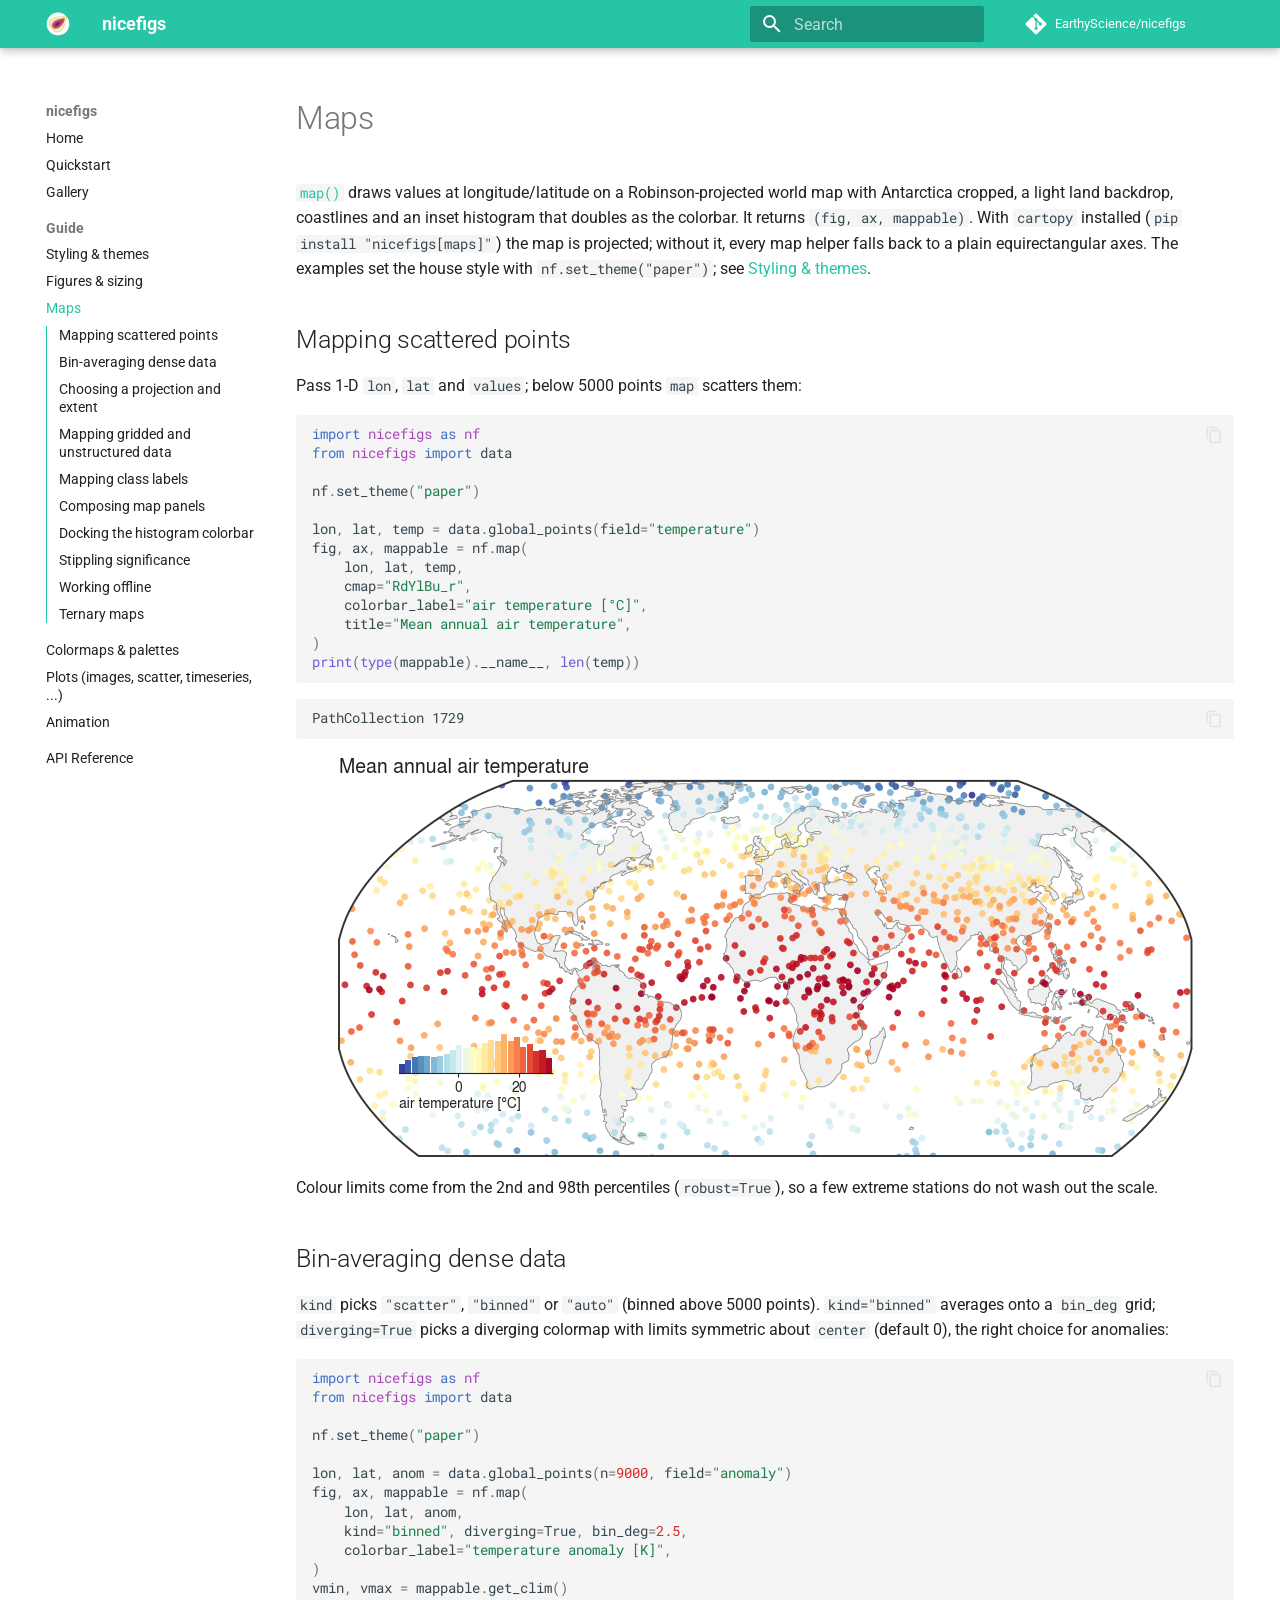
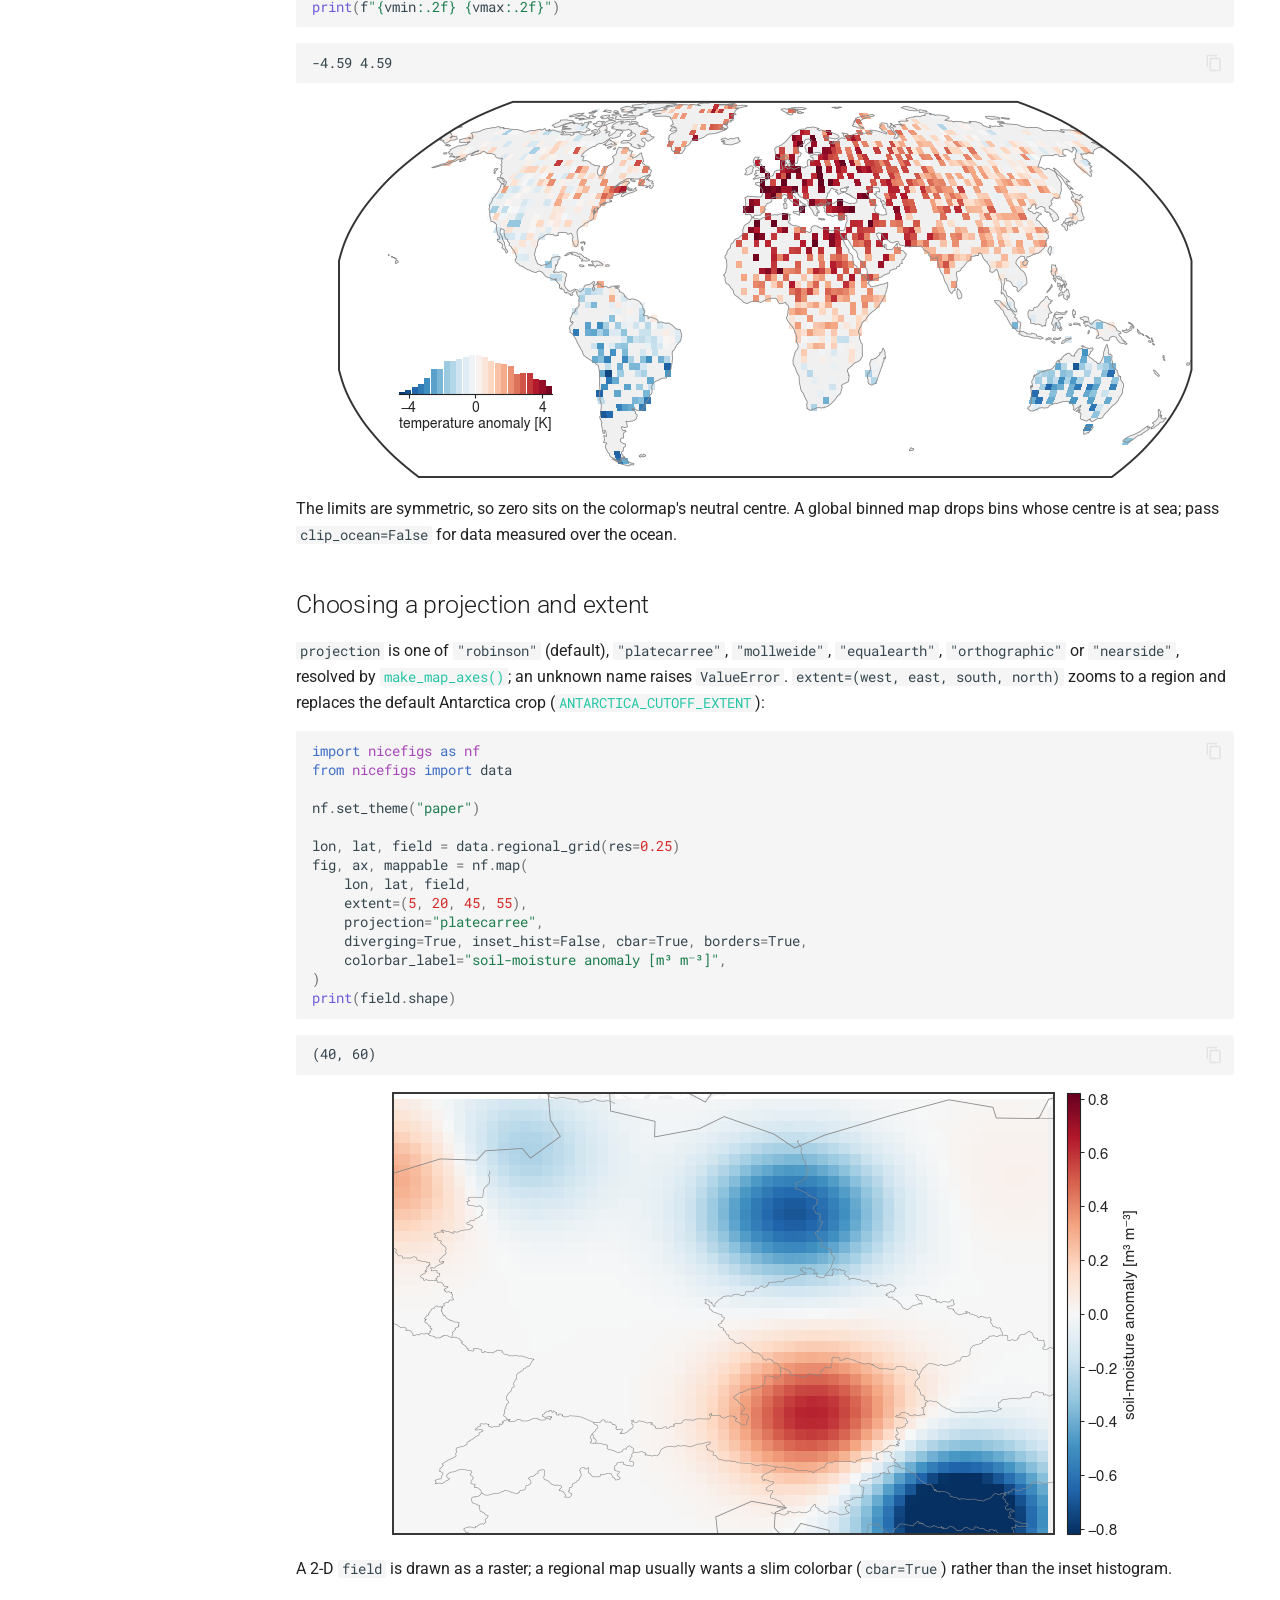
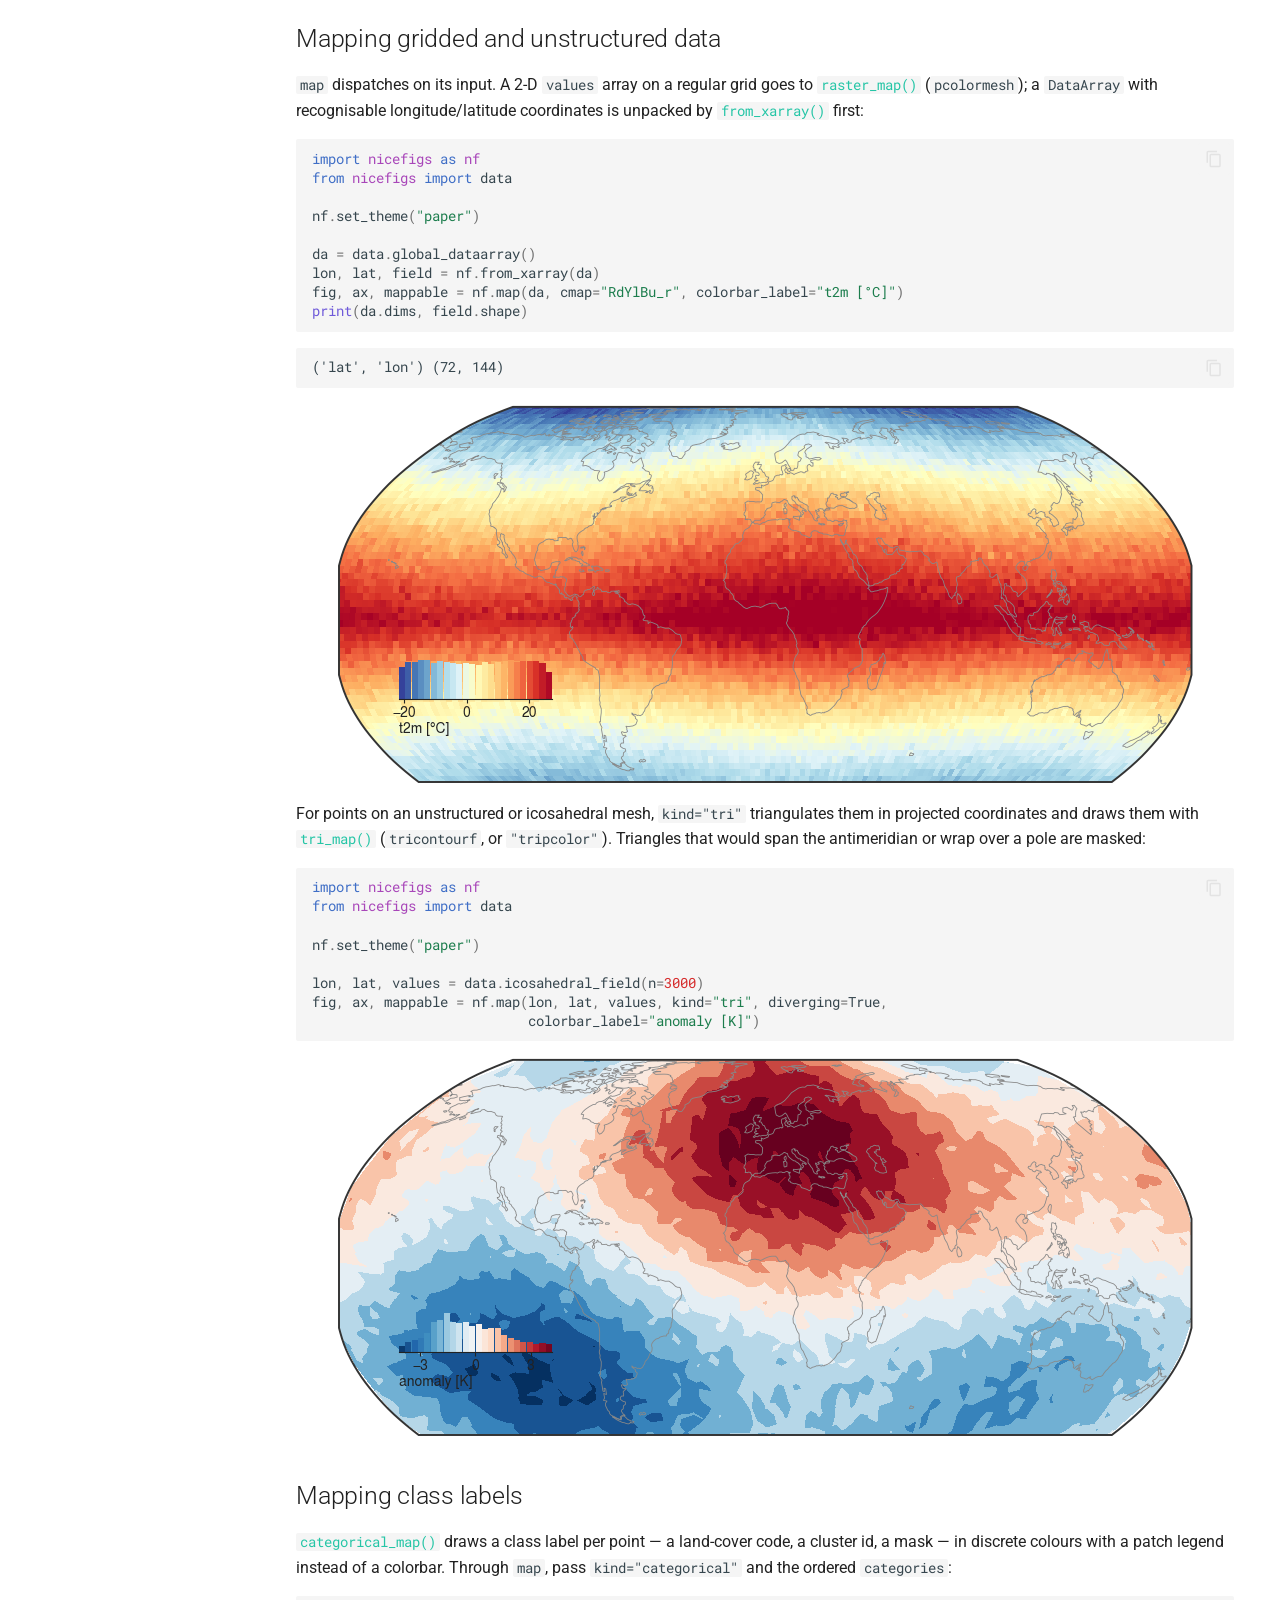
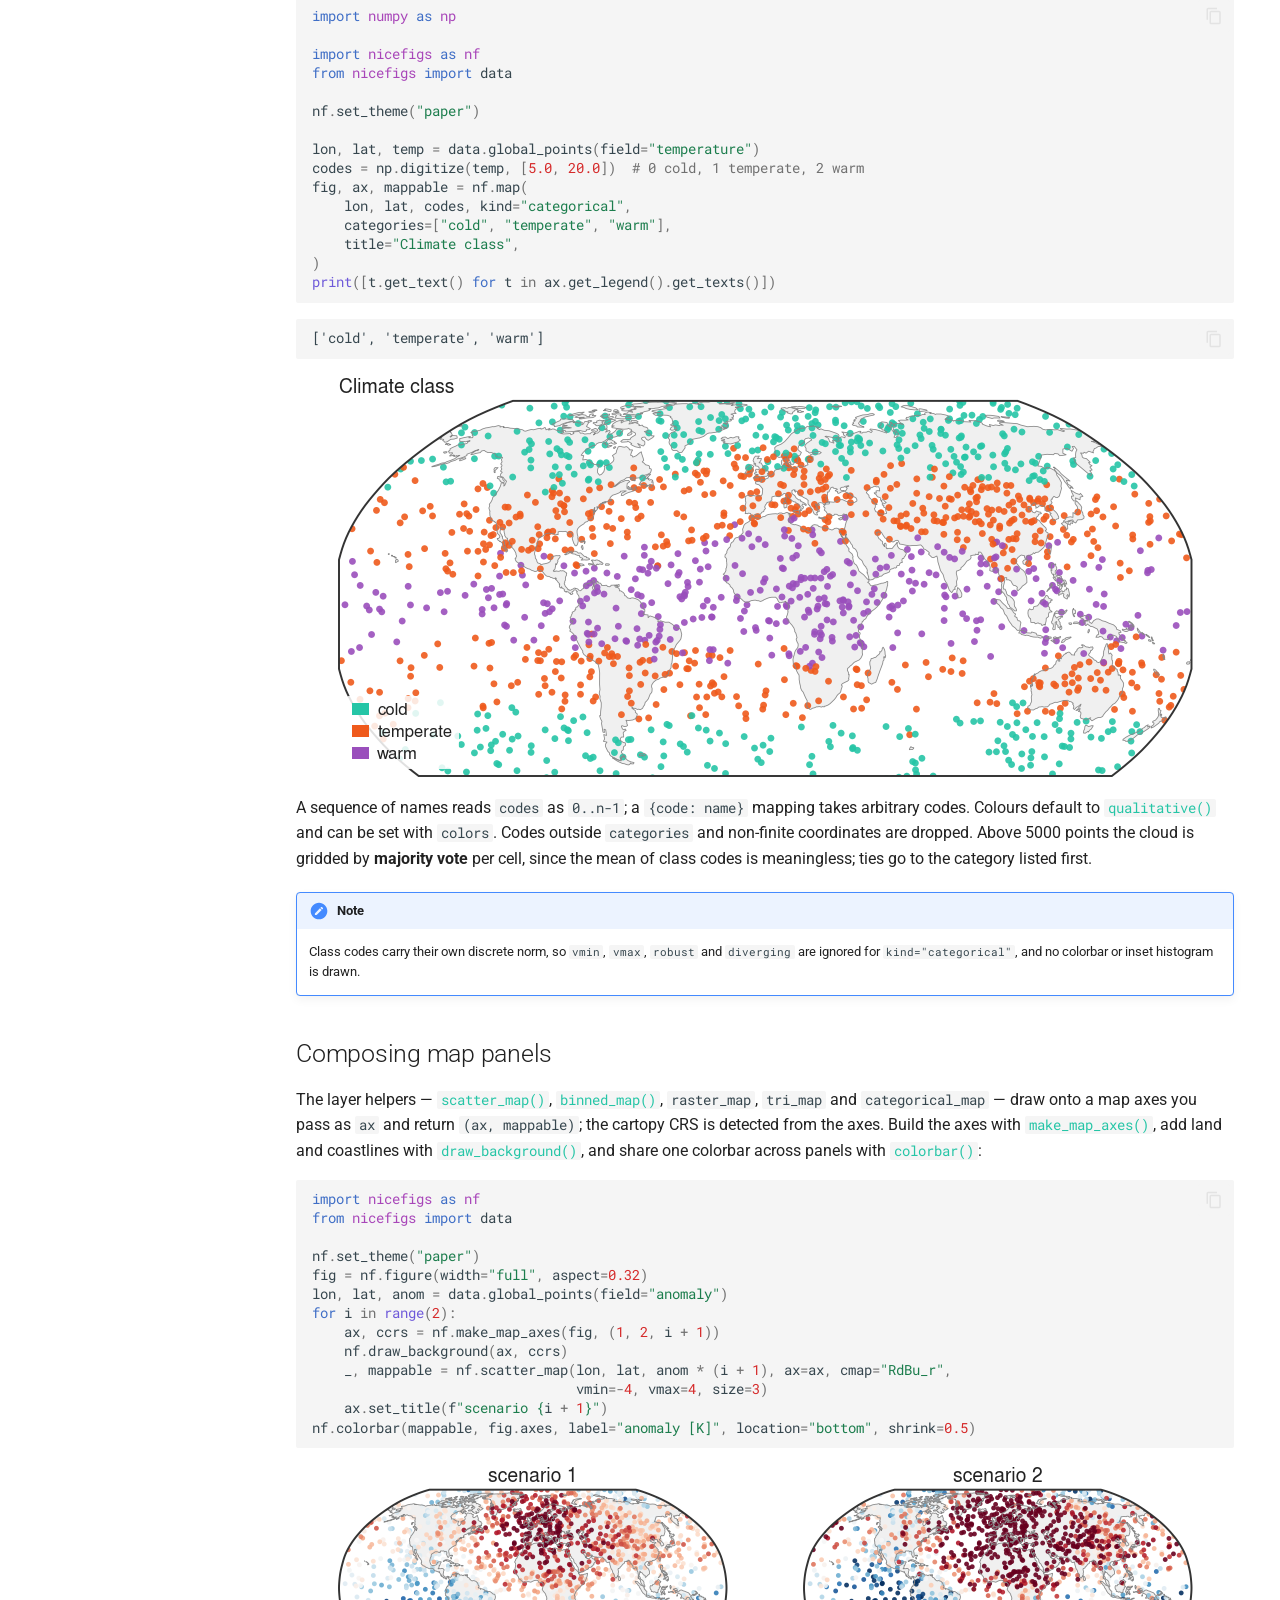
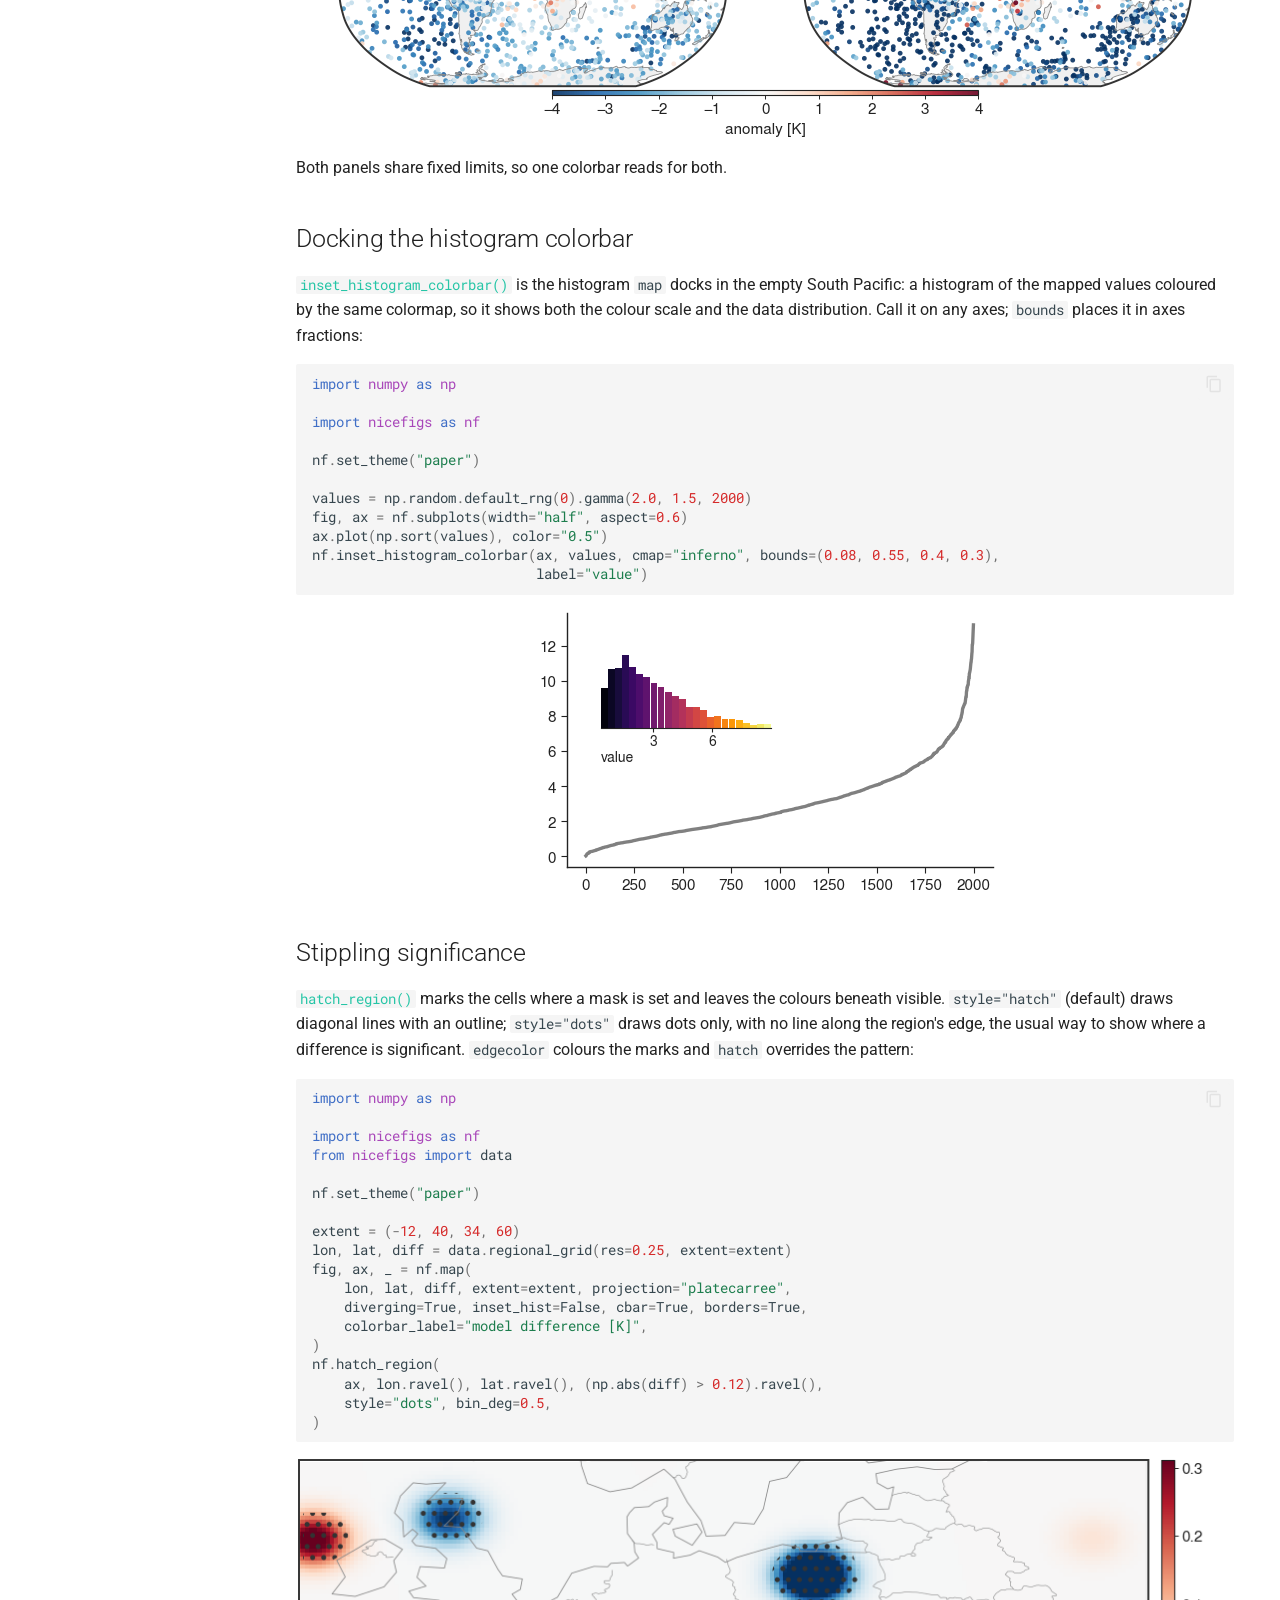
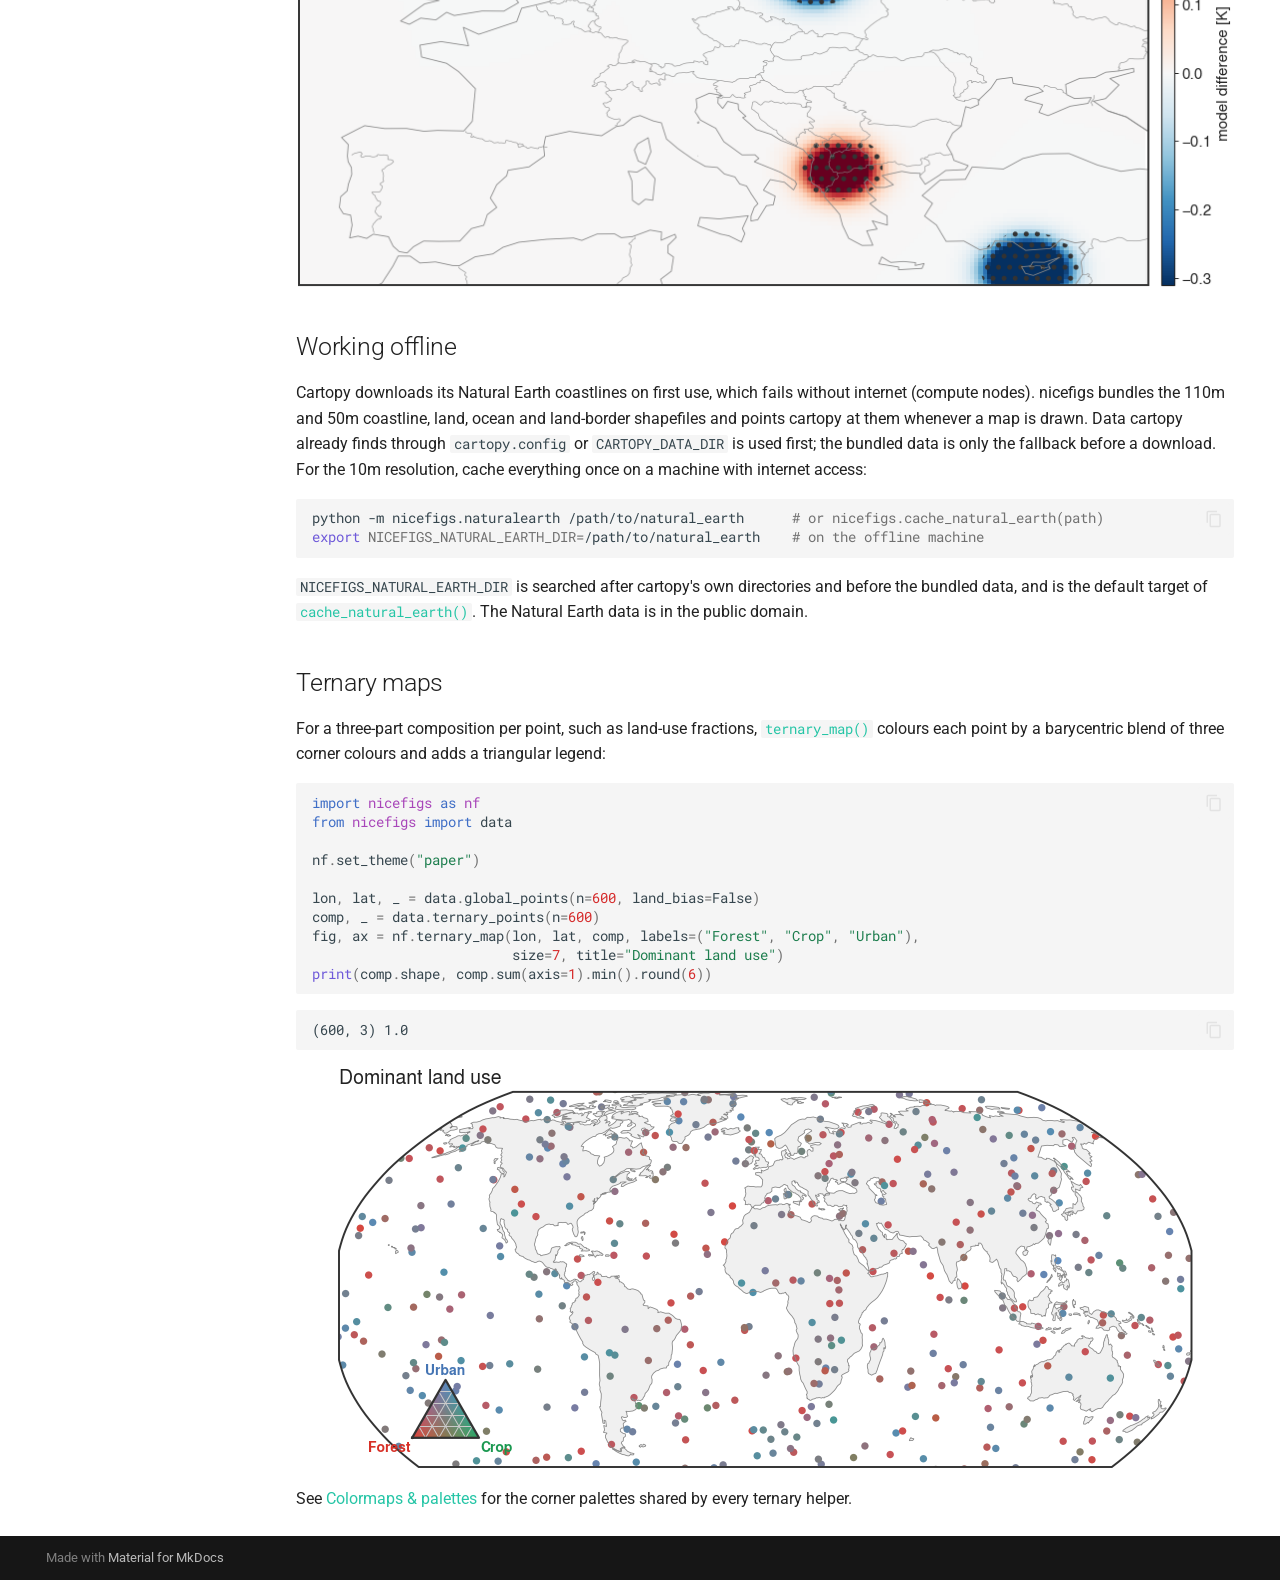
<file: guide/maps/index.html>
<!doctype html>
<html lang="en" class="no-js">
  <head>
    
      <meta charset="utf-8">
      <meta name="viewport" content="width=device-width,initial-scale=1">
      
        <meta name="description" content="Publication-grade, modular matplotlib plotting for geoscience.">
      
      
      
        <link rel="canonical" href="https://earthyscience.github.io/nicefigs/guide/maps/">
      
      
        <link rel="prev" href="../figures/">
      
      
        <link rel="next" href="../colormaps/">
      
      
        
      
      
      <link rel="icon" href="../../assets/logo/favicon.png">
      <meta name="generator" content="mkdocs-1.6.1, mkdocs-material-9.8.2">
    
    
      
        <title>Maps - nicefigs</title>
      
    
    
      <link rel="stylesheet" href="../../assets/stylesheets/main.57a0d79d.min.css">
      
        
        <link rel="stylesheet" href="../../assets/stylesheets/palette.fb2fffe2.min.css">
      
      


    
    
      
    
    
      
        
        
        <link rel="preconnect" href="https://fonts.gstatic.com" crossorigin>
        <link rel="stylesheet" href="https://fonts.googleapis.com/css?family=Roboto:300,300i,400,400i,700,700i%7CRoboto+Mono:400,400i,700,700i&display=fallback">
        <style>:root{--md-text-font:"Roboto";--md-code-font:"Roboto Mono"}</style>
      
    
    
      <link rel="stylesheet" href="../../assets/_mkdocstrings.css">
    
      <link rel="stylesheet" href="../../stylesheets/extra.css">
    
    <script>__md_scope=new URL("../..",location),__md_hash=e=>[...e].reduce(((e,_)=>(e<<5)-e+_.charCodeAt(0)),0),__md_get=(e,_=localStorage,t=__md_scope)=>JSON.parse(_.getItem(t.pathname+"."+e)),__md_set=(e,_,t=localStorage,a=__md_scope)=>{try{t.setItem(a.pathname+"."+e,JSON.stringify(_))}catch(e){}}</script>
    
      

    
    
  </head>
  
  
    
    
    
    
    
    <body dir="ltr" data-md-color-scheme="default" data-md-color-primary="teal" data-md-color-accent="teal">
  
    
    <input class="md-toggle" data-md-toggle="drawer" type="checkbox" id="__drawer" autocomplete="off">
    <input class="md-toggle" data-md-toggle="search" type="checkbox" id="__search" autocomplete="off">
    <label class="md-overlay" for="__drawer"></label>
    <div data-md-component="skip">
      
        
        <a href="#maps" class="md-skip">
          Skip to content
        </a>
      
    </div>
    <div data-md-component="announce">
      
    </div>
    
    
      

  

<header class="md-header md-header--shadow" data-md-component="header">
  <nav class="md-header__inner md-grid" aria-label="Header">
    <a href="../.." title="nicefigs" class="md-header__button md-logo" aria-label="nicefigs" data-md-component="logo">
      
  <img src="../../assets/logo/nicefigs-mark.svg" alt="logo">

    </a>
    <label class="md-header__button md-icon" for="__drawer">
      
      <svg xmlns="http://www.w3.org/2000/svg" viewBox="0 0 24 24"><path d="M3 6h18v2H3zm0 5h18v2H3zm0 5h18v2H3z"/></svg>
    </label>
    <div class="md-header__title" data-md-component="header-title">
      <div class="md-header__ellipsis">
        <div class="md-header__topic">
          <span class="md-ellipsis">
            nicefigs
          </span>
        </div>
        <div class="md-header__topic" data-md-component="header-topic">
          <span class="md-ellipsis">
            
              Maps
            
          </span>
        </div>
      </div>
    </div>
    
      
    
    
    
    
      
      
        <label class="md-header__button md-icon" for="__search">
          
          <svg xmlns="http://www.w3.org/2000/svg" viewBox="0 0 24 24"><path d="M9.5 3A6.5 6.5 0 0 1 16 9.5c0 1.61-.59 3.09-1.56 4.23l.27.27h.79l5 5-1.5 1.5-5-5v-.79l-.27-.27A6.52 6.52 0 0 1 9.5 16 6.5 6.5 0 0 1 3 9.5 6.5 6.5 0 0 1 9.5 3m0 2C7 5 5 7 5 9.5S7 14 9.5 14 14 12 14 9.5 12 5 9.5 5"/></svg>
        </label>
        <div class="md-search" data-md-component="search" role="dialog">
  <label class="md-search__overlay" for="__search"></label>
  <div class="md-search__inner" role="search">
    <form class="md-search__form" name="search">
      <input type="text" class="md-search__input" name="query" aria-label="Search" placeholder="Search" autocapitalize="off" autocorrect="off" autocomplete="off" spellcheck="false" data-md-component="search-query" required>
      <label class="md-search__icon md-icon" for="__search">
        
        <svg xmlns="http://www.w3.org/2000/svg" viewBox="0 0 24 24"><path d="M9.5 3A6.5 6.5 0 0 1 16 9.5c0 1.61-.59 3.09-1.56 4.23l.27.27h.79l5 5-1.5 1.5-5-5v-.79l-.27-.27A6.52 6.52 0 0 1 9.5 16 6.5 6.5 0 0 1 3 9.5 6.5 6.5 0 0 1 9.5 3m0 2C7 5 5 7 5 9.5S7 14 9.5 14 14 12 14 9.5 12 5 9.5 5"/></svg>
        
        <svg xmlns="http://www.w3.org/2000/svg" viewBox="0 0 24 24"><path d="M20 11v2H8l5.5 5.5-1.42 1.42L4.16 12l7.92-7.92L13.5 5.5 8 11z"/></svg>
      </label>
      <nav class="md-search__options" aria-label="Search">
        
        <button type="reset" class="md-search__icon md-icon" title="Clear" aria-label="Clear" tabindex="-1">
          
          <svg xmlns="http://www.w3.org/2000/svg" viewBox="0 0 24 24"><path d="M19 6.41 17.59 5 12 10.59 6.41 5 5 6.41 10.59 12 5 17.59 6.41 19 12 13.41 17.59 19 19 17.59 13.41 12z"/></svg>
        </button>
      </nav>
      
    </form>
    <div class="md-search__output">
      <div class="md-search__scrollwrap" tabindex="0" data-md-scrollfix>
        <div class="md-search-result" data-md-component="search-result">
          <div class="md-search-result__meta">
            Initializing search
          </div>
          <ol class="md-search-result__list" role="presentation"></ol>
        </div>
      </div>
    </div>
  </div>
</div>
      
    
    
      <div class="md-header__source">
        <a href="https://github.com/EarthyScience/nicefigs" title="Go to repository" class="md-source" data-md-component="source">
  <div class="md-source__icon md-icon">
    
    <svg xmlns="http://www.w3.org/2000/svg" viewBox="0 0 448 512"><!--! Font Awesome Free 7.1.0 by @fontawesome - https://fontawesome.com License - https://fontawesome.com/license/free (Icons: CC BY 4.0, Fonts: SIL OFL 1.1, Code: MIT License) Copyright 2025 Fonticons, Inc.--><path d="M439.6 236.1 244 40.5c-5.4-5.5-12.8-8.5-20.4-8.5s-15 3-20.4 8.4L162.5 81l51.5 51.5c27.1-9.1 52.7 16.8 43.4 43.7l49.7 49.7c34.2-11.8 61.2 31 35.5 56.7-26.5 26.5-70.2-2.9-56-37.3L240.3 199v121.9c25.3 12.5 22.3 41.8 9.1 55-6.4 6.4-15.2 10.1-24.3 10.1s-17.8-3.6-24.3-10.1c-17.6-17.6-11.1-46.9 11.2-56v-123c-20.8-8.5-24.6-30.7-18.6-45L142.6 101 8.5 235.1C3 240.6 0 247.9 0 255.5s3 15 8.5 20.4l195.6 195.7c5.4 5.4 12.7 8.4 20.4 8.4s15-3 20.4-8.4l194.7-194.7c5.4-5.4 8.4-12.8 8.4-20.4s-3-15-8.4-20.4"/></svg>
  </div>
  <div class="md-source__repository">
    EarthyScience/nicefigs
  </div>
</a>
      </div>
    
  </nav>
  
</header>
    
    <div class="md-container" data-md-component="container">
      
      
        
          
        
      
      <main class="md-main" data-md-component="main">
        <div class="md-main__inner md-grid">
          
            
              
              <div class="md-sidebar md-sidebar--primary" data-md-component="sidebar" data-md-type="navigation" >
                <div class="md-sidebar__scrollwrap">
                  <div class="md-sidebar__inner">
                    



  

<nav class="md-nav md-nav--primary md-nav--integrated" aria-label="Navigation" data-md-level="0">
  <label class="md-nav__title" for="__drawer">
    <a href="../.." title="nicefigs" class="md-nav__button md-logo" aria-label="nicefigs" data-md-component="logo">
      
  <img src="../../assets/logo/nicefigs-mark.svg" alt="logo">

    </a>
    nicefigs
  </label>
  
    <div class="md-nav__source">
      <a href="https://github.com/EarthyScience/nicefigs" title="Go to repository" class="md-source" data-md-component="source">
  <div class="md-source__icon md-icon">
    
    <svg xmlns="http://www.w3.org/2000/svg" viewBox="0 0 448 512"><!--! Font Awesome Free 7.1.0 by @fontawesome - https://fontawesome.com License - https://fontawesome.com/license/free (Icons: CC BY 4.0, Fonts: SIL OFL 1.1, Code: MIT License) Copyright 2025 Fonticons, Inc.--><path d="M439.6 236.1 244 40.5c-5.4-5.5-12.8-8.5-20.4-8.5s-15 3-20.4 8.4L162.5 81l51.5 51.5c27.1-9.1 52.7 16.8 43.4 43.7l49.7 49.7c34.2-11.8 61.2 31 35.5 56.7-26.5 26.5-70.2-2.9-56-37.3L240.3 199v121.9c25.3 12.5 22.3 41.8 9.1 55-6.4 6.4-15.2 10.1-24.3 10.1s-17.8-3.6-24.3-10.1c-17.6-17.6-11.1-46.9 11.2-56v-123c-20.8-8.5-24.6-30.7-18.6-45L142.6 101 8.5 235.1C3 240.6 0 247.9 0 255.5s3 15 8.5 20.4l195.6 195.7c5.4 5.4 12.7 8.4 20.4 8.4s15-3 20.4-8.4l194.7-194.7c5.4-5.4 8.4-12.8 8.4-20.4s-3-15-8.4-20.4"/></svg>
  </div>
  <div class="md-source__repository">
    EarthyScience/nicefigs
  </div>
</a>
    </div>
  
  <ul class="md-nav__list" data-md-scrollfix>
    
      
      
  
  
  
  
    <li class="md-nav__item">
      <a href="../.." class="md-nav__link">
        
  
  
  <span class="md-ellipsis">
    
  
    Home
  

    
  </span>
  
  

      </a>
    </li>
  

    
      
      
  
  
  
  
    <li class="md-nav__item">
      <a href="../../quickstart/" class="md-nav__link">
        
  
  
  <span class="md-ellipsis">
    
  
    Quickstart
  

    
  </span>
  
  

      </a>
    </li>
  

    
      
      
  
  
  
  
    <li class="md-nav__item">
      <a href="../../gallery/" class="md-nav__link">
        
  
  
  <span class="md-ellipsis">
    
  
    Gallery
  

    
  </span>
  
  

      </a>
    </li>
  

    
      
      
  
  
    
  
  
  
    
    
    
    
      
        
        
      
    
    
    <li class="md-nav__item md-nav__item--active md-nav__item--section md-nav__item--nested">
      
        
        
        <input class="md-nav__toggle md-toggle " type="checkbox" id="__nav_4" checked>
        
          
          <label class="md-nav__link" for="__nav_4" id="__nav_4_label" tabindex="">
            
  
  
  <span class="md-ellipsis">
    
  
    Guide
  

    
  </span>
  
  

            <span class="md-nav__icon md-icon"></span>
          </label>
        
        <nav class="md-nav" data-md-level="1" aria-labelledby="__nav_4_label" aria-expanded="true">
          <label class="md-nav__title" for="__nav_4">
            <span class="md-nav__icon md-icon"></span>
            
  
    Guide
  

          </label>
          <ul class="md-nav__list" data-md-scrollfix>
            
              
                
  
  
  
  
    <li class="md-nav__item">
      <a href="../styling/" class="md-nav__link">
        
  
  
  <span class="md-ellipsis">
    
  
    Styling & themes
  

    
  </span>
  
  

      </a>
    </li>
  

              
            
              
                
  
  
  
  
    <li class="md-nav__item">
      <a href="../figures/" class="md-nav__link">
        
  
  
  <span class="md-ellipsis">
    
  
    Figures & sizing
  

    
  </span>
  
  

      </a>
    </li>
  

              
            
              
                
  
  
    
  
  
  
    <li class="md-nav__item md-nav__item--active">
      
      <input class="md-nav__toggle md-toggle" type="checkbox" id="__toc">
      
      
        
      
      
        <label class="md-nav__link md-nav__link--active" for="__toc">
          
  
  
  <span class="md-ellipsis">
    
  
    Maps
  

    
  </span>
  
  

          <span class="md-nav__icon md-icon"></span>
        </label>
      
      <a href="./" class="md-nav__link md-nav__link--active">
        
  
  
  <span class="md-ellipsis">
    
  
    Maps
  

    
  </span>
  
  

      </a>
      
        

<nav class="md-nav md-nav--secondary" aria-label="Table of contents">
  
  
  
    
  
  
    <label class="md-nav__title" for="__toc">
      <span class="md-nav__icon md-icon"></span>
      Table of contents
    </label>
    <ul class="md-nav__list" data-md-component="toc" data-md-scrollfix>
      
        <li class="md-nav__item">
  <a href="#mapping-scattered-points" class="md-nav__link">
    <span class="md-ellipsis">
      
        Mapping scattered points
      
    </span>
  </a>
  
</li>
      
        <li class="md-nav__item">
  <a href="#bin-averaging-dense-data" class="md-nav__link">
    <span class="md-ellipsis">
      
        Bin-averaging dense data
      
    </span>
  </a>
  
</li>
      
        <li class="md-nav__item">
  <a href="#choosing-a-projection-and-extent" class="md-nav__link">
    <span class="md-ellipsis">
      
        Choosing a projection and extent
      
    </span>
  </a>
  
</li>
      
        <li class="md-nav__item">
  <a href="#mapping-gridded-and-unstructured-data" class="md-nav__link">
    <span class="md-ellipsis">
      
        Mapping gridded and unstructured data
      
    </span>
  </a>
  
</li>
      
        <li class="md-nav__item">
  <a href="#mapping-class-labels" class="md-nav__link">
    <span class="md-ellipsis">
      
        Mapping class labels
      
    </span>
  </a>
  
</li>
      
        <li class="md-nav__item">
  <a href="#composing-map-panels" class="md-nav__link">
    <span class="md-ellipsis">
      
        Composing map panels
      
    </span>
  </a>
  
</li>
      
        <li class="md-nav__item">
  <a href="#docking-the-histogram-colorbar" class="md-nav__link">
    <span class="md-ellipsis">
      
        Docking the histogram colorbar
      
    </span>
  </a>
  
</li>
      
        <li class="md-nav__item">
  <a href="#stippling-significance" class="md-nav__link">
    <span class="md-ellipsis">
      
        Stippling significance
      
    </span>
  </a>
  
</li>
      
        <li class="md-nav__item">
  <a href="#working-offline" class="md-nav__link">
    <span class="md-ellipsis">
      
        Working offline
      
    </span>
  </a>
  
</li>
      
        <li class="md-nav__item">
  <a href="#ternary-maps" class="md-nav__link">
    <span class="md-ellipsis">
      
        Ternary maps
      
    </span>
  </a>
  
</li>
      
    </ul>
  
</nav>
      
    </li>
  

              
            
              
                
  
  
  
  
    <li class="md-nav__item">
      <a href="../colormaps/" class="md-nav__link">
        
  
  
  <span class="md-ellipsis">
    
  
    Colormaps & palettes
  

    
  </span>
  
  

      </a>
    </li>
  

              
            
              
                
  
  
  
  
    <li class="md-nav__item">
      <a href="../plots/" class="md-nav__link">
        
  
  
  <span class="md-ellipsis">
    
  
    Plots (images, scatter, timeseries, ...)
  

    
  </span>
  
  

      </a>
    </li>
  

              
            
              
                
  
  
  
  
    <li class="md-nav__item">
      <a href="../animation/" class="md-nav__link">
        
  
  
  <span class="md-ellipsis">
    
  
    Animation
  

    
  </span>
  
  

      </a>
    </li>
  

              
            
          </ul>
        </nav>
      
    </li>
  

    
      
      
  
  
  
  
    <li class="md-nav__item">
      <a href="../../api/" class="md-nav__link">
        
  
  
  <span class="md-ellipsis">
    
  
    API Reference
  

    
  </span>
  
  

      </a>
    </li>
  

    
  </ul>
</nav>
                  </div>
                </div>
              </div>
            
            
          
          
            <div class="md-content" data-md-component="content">
              
              <article class="md-content__inner md-typeset">
                
                  


  
  


<h1 id="maps">Maps<a class="headerlink" href="#maps" title="Permanent link">&para;</a></h1>
<p><a class="autorefs autorefs-internal" title="map" href="../../api/#nicefigs.maps.map"><code>map()</code></a> draws values at longitude/latitude on a
Robinson-projected world map with Antarctica cropped, a light land backdrop,
coastlines and an inset histogram that doubles as the colorbar. It returns
<code>(fig, ax, mappable)</code>. With <code>cartopy</code> installed (<code>pip install "nicefigs[maps]"</code>)
the map is projected; without it, every map helper falls back to a plain
equirectangular axes. The examples set the house style with
<code>nf.set_theme("paper")</code>; see <a href="../styling/">Styling &amp; themes</a>.</p>
<h2 id="mapping-scattered-points">Mapping scattered points<a class="headerlink" href="#mapping-scattered-points" title="Permanent link">&para;</a></h2>
<p>Pass 1-D <code>lon</code>, <code>lat</code> and <code>values</code>; below 5000 points <code>map</code> scatters them:</p>
<div class="highlight"><pre><span></span><code><a id="__codelineno-0-1" name="__codelineno-0-1" href="#__codelineno-0-1"></a><span class="kn">import</span><span class="w"> </span><span class="nn">nicefigs</span><span class="w"> </span><span class="k">as</span><span class="w"> </span><span class="nn">nf</span>
<a id="__codelineno-0-2" name="__codelineno-0-2" href="#__codelineno-0-2"></a><span class="kn">from</span><span class="w"> </span><span class="nn">nicefigs</span><span class="w"> </span><span class="kn">import</span> <span class="n">data</span>
<a id="__codelineno-0-3" name="__codelineno-0-3" href="#__codelineno-0-3"></a>
<a id="__codelineno-0-4" name="__codelineno-0-4" href="#__codelineno-0-4"></a><span class="n">nf</span><span class="o">.</span><span class="n">set_theme</span><span class="p">(</span><span class="s2">"paper"</span><span class="p">)</span>
<a id="__codelineno-0-5" name="__codelineno-0-5" href="#__codelineno-0-5"></a>
<a id="__codelineno-0-6" name="__codelineno-0-6" href="#__codelineno-0-6"></a><span class="n">lon</span><span class="p">,</span> <span class="n">lat</span><span class="p">,</span> <span class="n">temp</span> <span class="o">=</span> <span class="n">data</span><span class="o">.</span><span class="n">global_points</span><span class="p">(</span><span class="n">field</span><span class="o">=</span><span class="s2">"temperature"</span><span class="p">)</span>
<a id="__codelineno-0-7" name="__codelineno-0-7" href="#__codelineno-0-7"></a><span class="n">fig</span><span class="p">,</span> <span class="n">ax</span><span class="p">,</span> <span class="n">mappable</span> <span class="o">=</span> <span class="n">nf</span><span class="o">.</span><span class="n">map</span><span class="p">(</span>
<a id="__codelineno-0-8" name="__codelineno-0-8" href="#__codelineno-0-8"></a>    <span class="n">lon</span><span class="p">,</span> <span class="n">lat</span><span class="p">,</span> <span class="n">temp</span><span class="p">,</span>
<a id="__codelineno-0-9" name="__codelineno-0-9" href="#__codelineno-0-9"></a>    <span class="n">cmap</span><span class="o">=</span><span class="s2">"RdYlBu_r"</span><span class="p">,</span>
<a id="__codelineno-0-10" name="__codelineno-0-10" href="#__codelineno-0-10"></a>    <span class="n">colorbar_label</span><span class="o">=</span><span class="s2">"air temperature [°C]"</span><span class="p">,</span>
<a id="__codelineno-0-11" name="__codelineno-0-11" href="#__codelineno-0-11"></a>    <span class="n">title</span><span class="o">=</span><span class="s2">"Mean annual air temperature"</span><span class="p">,</span>
<a id="__codelineno-0-12" name="__codelineno-0-12" href="#__codelineno-0-12"></a><span class="p">)</span>
<a id="__codelineno-0-13" name="__codelineno-0-13" href="#__codelineno-0-13"></a><span class="nb">print</span><span class="p">(</span><span class="nb">type</span><span class="p">(</span><span class="n">mappable</span><span class="p">)</span><span class="o">.</span><span class="vm">__name__</span><span class="p">,</span> <span class="nb">len</span><span class="p">(</span><span class="n">temp</span><span class="p">))</span>
</code></pre></div>
<div class="highlight"><pre><span></span><code><a id="__codelineno-1-1" name="__codelineno-1-1" href="#__codelineno-1-1"></a>PathCollection 1729
</code></pre></div>
<p><img alt="Global scatter map" src="../../assets/guide/maps-scatter.png" /></p>
<p>Colour limits come from the 2nd and 98th percentiles (<code>robust=True</code>), so a few
extreme stations do not wash out the scale.</p>
<h2 id="bin-averaging-dense-data">Bin-averaging dense data<a class="headerlink" href="#bin-averaging-dense-data" title="Permanent link">&para;</a></h2>
<p><code>kind</code> picks <code>"scatter"</code>, <code>"binned"</code> or <code>"auto"</code> (binned above 5000 points).
<code>kind="binned"</code> averages onto a <code>bin_deg</code> grid; <code>diverging=True</code> picks a
diverging colormap with limits symmetric about <code>center</code> (default 0), the right
choice for anomalies:</p>
<div class="highlight"><pre><span></span><code><a id="__codelineno-2-1" name="__codelineno-2-1" href="#__codelineno-2-1"></a><span class="kn">import</span><span class="w"> </span><span class="nn">nicefigs</span><span class="w"> </span><span class="k">as</span><span class="w"> </span><span class="nn">nf</span>
<a id="__codelineno-2-2" name="__codelineno-2-2" href="#__codelineno-2-2"></a><span class="kn">from</span><span class="w"> </span><span class="nn">nicefigs</span><span class="w"> </span><span class="kn">import</span> <span class="n">data</span>
<a id="__codelineno-2-3" name="__codelineno-2-3" href="#__codelineno-2-3"></a>
<a id="__codelineno-2-4" name="__codelineno-2-4" href="#__codelineno-2-4"></a><span class="n">nf</span><span class="o">.</span><span class="n">set_theme</span><span class="p">(</span><span class="s2">"paper"</span><span class="p">)</span>
<a id="__codelineno-2-5" name="__codelineno-2-5" href="#__codelineno-2-5"></a>
<a id="__codelineno-2-6" name="__codelineno-2-6" href="#__codelineno-2-6"></a><span class="n">lon</span><span class="p">,</span> <span class="n">lat</span><span class="p">,</span> <span class="n">anom</span> <span class="o">=</span> <span class="n">data</span><span class="o">.</span><span class="n">global_points</span><span class="p">(</span><span class="n">n</span><span class="o">=</span><span class="mi">9000</span><span class="p">,</span> <span class="n">field</span><span class="o">=</span><span class="s2">"anomaly"</span><span class="p">)</span>
<a id="__codelineno-2-7" name="__codelineno-2-7" href="#__codelineno-2-7"></a><span class="n">fig</span><span class="p">,</span> <span class="n">ax</span><span class="p">,</span> <span class="n">mappable</span> <span class="o">=</span> <span class="n">nf</span><span class="o">.</span><span class="n">map</span><span class="p">(</span>
<a id="__codelineno-2-8" name="__codelineno-2-8" href="#__codelineno-2-8"></a>    <span class="n">lon</span><span class="p">,</span> <span class="n">lat</span><span class="p">,</span> <span class="n">anom</span><span class="p">,</span>
<a id="__codelineno-2-9" name="__codelineno-2-9" href="#__codelineno-2-9"></a>    <span class="n">kind</span><span class="o">=</span><span class="s2">"binned"</span><span class="p">,</span> <span class="n">diverging</span><span class="o">=</span><span class="kc">True</span><span class="p">,</span> <span class="n">bin_deg</span><span class="o">=</span><span class="mf">2.5</span><span class="p">,</span>
<a id="__codelineno-2-10" name="__codelineno-2-10" href="#__codelineno-2-10"></a>    <span class="n">colorbar_label</span><span class="o">=</span><span class="s2">"temperature anomaly [K]"</span><span class="p">,</span>
<a id="__codelineno-2-11" name="__codelineno-2-11" href="#__codelineno-2-11"></a><span class="p">)</span>
<a id="__codelineno-2-12" name="__codelineno-2-12" href="#__codelineno-2-12"></a><span class="n">vmin</span><span class="p">,</span> <span class="n">vmax</span> <span class="o">=</span> <span class="n">mappable</span><span class="o">.</span><span class="n">get_clim</span><span class="p">()</span>
<a id="__codelineno-2-13" name="__codelineno-2-13" href="#__codelineno-2-13"></a><span class="nb">print</span><span class="p">(</span><span class="sa">f</span><span class="s2">"</span><span class="si">{</span><span class="n">vmin</span><span class="si">:</span><span class="s2">.2f</span><span class="si">}</span><span class="s2"> </span><span class="si">{</span><span class="n">vmax</span><span class="si">:</span><span class="s2">.2f</span><span class="si">}</span><span class="s2">"</span><span class="p">)</span>
</code></pre></div>
<div class="highlight"><pre><span></span><code><a id="__codelineno-3-1" name="__codelineno-3-1" href="#__codelineno-3-1"></a>-4.59 4.59
</code></pre></div>
<p><img alt="Binned anomaly map" src="../../assets/guide/maps-binned.png" /></p>
<p>The limits are symmetric, so zero sits on the colormap's neutral centre. A
global binned map drops bins whose centre is at sea; pass <code>clip_ocean=False</code>
for data measured over the ocean.</p>
<h2 id="choosing-a-projection-and-extent">Choosing a projection and extent<a class="headerlink" href="#choosing-a-projection-and-extent" title="Permanent link">&para;</a></h2>
<p><code>projection</code> is one of <code>"robinson"</code> (default), <code>"platecarree"</code>,
<code>"mollweide"</code>, <code>"equalearth"</code>, <code>"orthographic"</code> or <code>"nearside"</code>, resolved by
<a class="autorefs autorefs-internal" title="make_map_axes" href="../../api/#nicefigs.maps.make_map_axes"><code>make_map_axes()</code></a>; an unknown name raises
<code>ValueError</code>. <code>extent=(west, east, south, north)</code> zooms to a region and
replaces the default Antarctica crop
(<a class="autorefs autorefs-internal" title="ANTARCTICA_CUTOFF_EXTENT


  
      module-attribute
  " href="../../api/#nicefigs.maps.ANTARCTICA_CUTOFF_EXTENT"><code>ANTARCTICA_CUTOFF_EXTENT</code></a>):</p>
<div class="highlight"><pre><span></span><code><a id="__codelineno-4-1" name="__codelineno-4-1" href="#__codelineno-4-1"></a><span class="kn">import</span><span class="w"> </span><span class="nn">nicefigs</span><span class="w"> </span><span class="k">as</span><span class="w"> </span><span class="nn">nf</span>
<a id="__codelineno-4-2" name="__codelineno-4-2" href="#__codelineno-4-2"></a><span class="kn">from</span><span class="w"> </span><span class="nn">nicefigs</span><span class="w"> </span><span class="kn">import</span> <span class="n">data</span>
<a id="__codelineno-4-3" name="__codelineno-4-3" href="#__codelineno-4-3"></a>
<a id="__codelineno-4-4" name="__codelineno-4-4" href="#__codelineno-4-4"></a><span class="n">nf</span><span class="o">.</span><span class="n">set_theme</span><span class="p">(</span><span class="s2">"paper"</span><span class="p">)</span>
<a id="__codelineno-4-5" name="__codelineno-4-5" href="#__codelineno-4-5"></a>
<a id="__codelineno-4-6" name="__codelineno-4-6" href="#__codelineno-4-6"></a><span class="n">lon</span><span class="p">,</span> <span class="n">lat</span><span class="p">,</span> <span class="n">field</span> <span class="o">=</span> <span class="n">data</span><span class="o">.</span><span class="n">regional_grid</span><span class="p">(</span><span class="n">res</span><span class="o">=</span><span class="mf">0.25</span><span class="p">)</span>
<a id="__codelineno-4-7" name="__codelineno-4-7" href="#__codelineno-4-7"></a><span class="n">fig</span><span class="p">,</span> <span class="n">ax</span><span class="p">,</span> <span class="n">mappable</span> <span class="o">=</span> <span class="n">nf</span><span class="o">.</span><span class="n">map</span><span class="p">(</span>
<a id="__codelineno-4-8" name="__codelineno-4-8" href="#__codelineno-4-8"></a>    <span class="n">lon</span><span class="p">,</span> <span class="n">lat</span><span class="p">,</span> <span class="n">field</span><span class="p">,</span>
<a id="__codelineno-4-9" name="__codelineno-4-9" href="#__codelineno-4-9"></a>    <span class="n">extent</span><span class="o">=</span><span class="p">(</span><span class="mi">5</span><span class="p">,</span> <span class="mi">20</span><span class="p">,</span> <span class="mi">45</span><span class="p">,</span> <span class="mi">55</span><span class="p">),</span>
<a id="__codelineno-4-10" name="__codelineno-4-10" href="#__codelineno-4-10"></a>    <span class="n">projection</span><span class="o">=</span><span class="s2">"platecarree"</span><span class="p">,</span>
<a id="__codelineno-4-11" name="__codelineno-4-11" href="#__codelineno-4-11"></a>    <span class="n">diverging</span><span class="o">=</span><span class="kc">True</span><span class="p">,</span> <span class="n">inset_hist</span><span class="o">=</span><span class="kc">False</span><span class="p">,</span> <span class="n">cbar</span><span class="o">=</span><span class="kc">True</span><span class="p">,</span> <span class="n">borders</span><span class="o">=</span><span class="kc">True</span><span class="p">,</span>
<a id="__codelineno-4-12" name="__codelineno-4-12" href="#__codelineno-4-12"></a>    <span class="n">colorbar_label</span><span class="o">=</span><span class="s2">"soil-moisture anomaly [m³ m⁻³]"</span><span class="p">,</span>
<a id="__codelineno-4-13" name="__codelineno-4-13" href="#__codelineno-4-13"></a><span class="p">)</span>
<a id="__codelineno-4-14" name="__codelineno-4-14" href="#__codelineno-4-14"></a><span class="nb">print</span><span class="p">(</span><span class="n">field</span><span class="o">.</span><span class="n">shape</span><span class="p">)</span>
</code></pre></div>
<div class="highlight"><pre><span></span><code><a id="__codelineno-5-1" name="__codelineno-5-1" href="#__codelineno-5-1"></a>(40, 60)
</code></pre></div>
<p><img alt="Regional map" src="../../assets/guide/maps-regional.png" /></p>
<p>A 2-D <code>field</code> is drawn as a raster; a regional map usually wants a slim
colorbar (<code>cbar=True</code>) rather than the inset histogram.</p>
<h2 id="mapping-gridded-and-unstructured-data">Mapping gridded and unstructured data<a class="headerlink" href="#mapping-gridded-and-unstructured-data" title="Permanent link">&para;</a></h2>
<p><code>map</code> dispatches on its input. A 2-D <code>values</code> array on a regular grid goes to
<a class="autorefs autorefs-internal" title="raster_map" href="../../api/#nicefigs.maps.raster_map"><code>raster_map()</code></a> (<code>pcolormesh</code>); a <code>DataArray</code> with
recognisable longitude/latitude coordinates is unpacked by
<a class="autorefs autorefs-internal" title="from_xarray" href="../../api/#nicefigs.maps.from_xarray"><code>from_xarray()</code></a> first:</p>
<div class="highlight"><pre><span></span><code><a id="__codelineno-6-1" name="__codelineno-6-1" href="#__codelineno-6-1"></a><span class="kn">import</span><span class="w"> </span><span class="nn">nicefigs</span><span class="w"> </span><span class="k">as</span><span class="w"> </span><span class="nn">nf</span>
<a id="__codelineno-6-2" name="__codelineno-6-2" href="#__codelineno-6-2"></a><span class="kn">from</span><span class="w"> </span><span class="nn">nicefigs</span><span class="w"> </span><span class="kn">import</span> <span class="n">data</span>
<a id="__codelineno-6-3" name="__codelineno-6-3" href="#__codelineno-6-3"></a>
<a id="__codelineno-6-4" name="__codelineno-6-4" href="#__codelineno-6-4"></a><span class="n">nf</span><span class="o">.</span><span class="n">set_theme</span><span class="p">(</span><span class="s2">"paper"</span><span class="p">)</span>
<a id="__codelineno-6-5" name="__codelineno-6-5" href="#__codelineno-6-5"></a>
<a id="__codelineno-6-6" name="__codelineno-6-6" href="#__codelineno-6-6"></a><span class="n">da</span> <span class="o">=</span> <span class="n">data</span><span class="o">.</span><span class="n">global_dataarray</span><span class="p">()</span>
<a id="__codelineno-6-7" name="__codelineno-6-7" href="#__codelineno-6-7"></a><span class="n">lon</span><span class="p">,</span> <span class="n">lat</span><span class="p">,</span> <span class="n">field</span> <span class="o">=</span> <span class="n">nf</span><span class="o">.</span><span class="n">from_xarray</span><span class="p">(</span><span class="n">da</span><span class="p">)</span>
<a id="__codelineno-6-8" name="__codelineno-6-8" href="#__codelineno-6-8"></a><span class="n">fig</span><span class="p">,</span> <span class="n">ax</span><span class="p">,</span> <span class="n">mappable</span> <span class="o">=</span> <span class="n">nf</span><span class="o">.</span><span class="n">map</span><span class="p">(</span><span class="n">da</span><span class="p">,</span> <span class="n">cmap</span><span class="o">=</span><span class="s2">"RdYlBu_r"</span><span class="p">,</span> <span class="n">colorbar_label</span><span class="o">=</span><span class="s2">"t2m [°C]"</span><span class="p">)</span>
<a id="__codelineno-6-9" name="__codelineno-6-9" href="#__codelineno-6-9"></a><span class="nb">print</span><span class="p">(</span><span class="n">da</span><span class="o">.</span><span class="n">dims</span><span class="p">,</span> <span class="n">field</span><span class="o">.</span><span class="n">shape</span><span class="p">)</span>
</code></pre></div>
<div class="highlight"><pre><span></span><code><a id="__codelineno-7-1" name="__codelineno-7-1" href="#__codelineno-7-1"></a>('lat', 'lon') (72, 144)
</code></pre></div>
<p><img alt="Raster map from xarray" src="../../assets/guide/maps-xarray.png" /></p>
<p>For points on an unstructured or icosahedral mesh, <code>kind="tri"</code> triangulates
them in projected coordinates and draws them with
<a class="autorefs autorefs-internal" title="tri_map" href="../../api/#nicefigs.maps.tri_map"><code>tri_map()</code></a> (<code>tricontourf</code>, or <code>"tripcolor"</code>). Triangles
that would span the antimeridian or wrap over a pole are masked:</p>
<div class="highlight"><pre><span></span><code><a id="__codelineno-8-1" name="__codelineno-8-1" href="#__codelineno-8-1"></a><span class="kn">import</span><span class="w"> </span><span class="nn">nicefigs</span><span class="w"> </span><span class="k">as</span><span class="w"> </span><span class="nn">nf</span>
<a id="__codelineno-8-2" name="__codelineno-8-2" href="#__codelineno-8-2"></a><span class="kn">from</span><span class="w"> </span><span class="nn">nicefigs</span><span class="w"> </span><span class="kn">import</span> <span class="n">data</span>
<a id="__codelineno-8-3" name="__codelineno-8-3" href="#__codelineno-8-3"></a>
<a id="__codelineno-8-4" name="__codelineno-8-4" href="#__codelineno-8-4"></a><span class="n">nf</span><span class="o">.</span><span class="n">set_theme</span><span class="p">(</span><span class="s2">"paper"</span><span class="p">)</span>
<a id="__codelineno-8-5" name="__codelineno-8-5" href="#__codelineno-8-5"></a>
<a id="__codelineno-8-6" name="__codelineno-8-6" href="#__codelineno-8-6"></a><span class="n">lon</span><span class="p">,</span> <span class="n">lat</span><span class="p">,</span> <span class="n">values</span> <span class="o">=</span> <span class="n">data</span><span class="o">.</span><span class="n">icosahedral_field</span><span class="p">(</span><span class="n">n</span><span class="o">=</span><span class="mi">3000</span><span class="p">)</span>
<a id="__codelineno-8-7" name="__codelineno-8-7" href="#__codelineno-8-7"></a><span class="n">fig</span><span class="p">,</span> <span class="n">ax</span><span class="p">,</span> <span class="n">mappable</span> <span class="o">=</span> <span class="n">nf</span><span class="o">.</span><span class="n">map</span><span class="p">(</span><span class="n">lon</span><span class="p">,</span> <span class="n">lat</span><span class="p">,</span> <span class="n">values</span><span class="p">,</span> <span class="n">kind</span><span class="o">=</span><span class="s2">"tri"</span><span class="p">,</span> <span class="n">diverging</span><span class="o">=</span><span class="kc">True</span><span class="p">,</span>
<a id="__codelineno-8-8" name="__codelineno-8-8" href="#__codelineno-8-8"></a>                           <span class="n">colorbar_label</span><span class="o">=</span><span class="s2">"anomaly [K]"</span><span class="p">)</span>
</code></pre></div>
<p><img alt="Triangulated map" src="../../assets/guide/maps-tri.png" /></p>
<h2 id="mapping-class-labels">Mapping class labels<a class="headerlink" href="#mapping-class-labels" title="Permanent link">&para;</a></h2>
<p><a class="autorefs autorefs-internal" title="categorical_map" href="../../api/#nicefigs.maps.categorical_map"><code>categorical_map()</code></a> draws a class label per point
— a land-cover code, a cluster id, a mask — in discrete colours with a patch
legend instead of a colorbar. Through <code>map</code>, pass <code>kind="categorical"</code> and the
ordered <code>categories</code>:</p>
<div class="highlight"><pre><span></span><code><a id="__codelineno-9-1" name="__codelineno-9-1" href="#__codelineno-9-1"></a><span class="kn">import</span><span class="w"> </span><span class="nn">numpy</span><span class="w"> </span><span class="k">as</span><span class="w"> </span><span class="nn">np</span>
<a id="__codelineno-9-2" name="__codelineno-9-2" href="#__codelineno-9-2"></a>
<a id="__codelineno-9-3" name="__codelineno-9-3" href="#__codelineno-9-3"></a><span class="kn">import</span><span class="w"> </span><span class="nn">nicefigs</span><span class="w"> </span><span class="k">as</span><span class="w"> </span><span class="nn">nf</span>
<a id="__codelineno-9-4" name="__codelineno-9-4" href="#__codelineno-9-4"></a><span class="kn">from</span><span class="w"> </span><span class="nn">nicefigs</span><span class="w"> </span><span class="kn">import</span> <span class="n">data</span>
<a id="__codelineno-9-5" name="__codelineno-9-5" href="#__codelineno-9-5"></a>
<a id="__codelineno-9-6" name="__codelineno-9-6" href="#__codelineno-9-6"></a><span class="n">nf</span><span class="o">.</span><span class="n">set_theme</span><span class="p">(</span><span class="s2">"paper"</span><span class="p">)</span>
<a id="__codelineno-9-7" name="__codelineno-9-7" href="#__codelineno-9-7"></a>
<a id="__codelineno-9-8" name="__codelineno-9-8" href="#__codelineno-9-8"></a><span class="n">lon</span><span class="p">,</span> <span class="n">lat</span><span class="p">,</span> <span class="n">temp</span> <span class="o">=</span> <span class="n">data</span><span class="o">.</span><span class="n">global_points</span><span class="p">(</span><span class="n">field</span><span class="o">=</span><span class="s2">"temperature"</span><span class="p">)</span>
<a id="__codelineno-9-9" name="__codelineno-9-9" href="#__codelineno-9-9"></a><span class="n">codes</span> <span class="o">=</span> <span class="n">np</span><span class="o">.</span><span class="n">digitize</span><span class="p">(</span><span class="n">temp</span><span class="p">,</span> <span class="p">[</span><span class="mf">5.0</span><span class="p">,</span> <span class="mf">20.0</span><span class="p">])</span>  <span class="c1"># 0 cold, 1 temperate, 2 warm</span>
<a id="__codelineno-9-10" name="__codelineno-9-10" href="#__codelineno-9-10"></a><span class="n">fig</span><span class="p">,</span> <span class="n">ax</span><span class="p">,</span> <span class="n">mappable</span> <span class="o">=</span> <span class="n">nf</span><span class="o">.</span><span class="n">map</span><span class="p">(</span>
<a id="__codelineno-9-11" name="__codelineno-9-11" href="#__codelineno-9-11"></a>    <span class="n">lon</span><span class="p">,</span> <span class="n">lat</span><span class="p">,</span> <span class="n">codes</span><span class="p">,</span> <span class="n">kind</span><span class="o">=</span><span class="s2">"categorical"</span><span class="p">,</span>
<a id="__codelineno-9-12" name="__codelineno-9-12" href="#__codelineno-9-12"></a>    <span class="n">categories</span><span class="o">=</span><span class="p">[</span><span class="s2">"cold"</span><span class="p">,</span> <span class="s2">"temperate"</span><span class="p">,</span> <span class="s2">"warm"</span><span class="p">],</span>
<a id="__codelineno-9-13" name="__codelineno-9-13" href="#__codelineno-9-13"></a>    <span class="n">title</span><span class="o">=</span><span class="s2">"Climate class"</span><span class="p">,</span>
<a id="__codelineno-9-14" name="__codelineno-9-14" href="#__codelineno-9-14"></a><span class="p">)</span>
<a id="__codelineno-9-15" name="__codelineno-9-15" href="#__codelineno-9-15"></a><span class="nb">print</span><span class="p">([</span><span class="n">t</span><span class="o">.</span><span class="n">get_text</span><span class="p">()</span> <span class="k">for</span> <span class="n">t</span> <span class="ow">in</span> <span class="n">ax</span><span class="o">.</span><span class="n">get_legend</span><span class="p">()</span><span class="o">.</span><span class="n">get_texts</span><span class="p">()])</span>
</code></pre></div>
<div class="highlight"><pre><span></span><code><a id="__codelineno-10-1" name="__codelineno-10-1" href="#__codelineno-10-1"></a>['cold', 'temperate', 'warm']
</code></pre></div>
<p><img alt="Categorical map" src="../../assets/guide/maps-categorical.png" /></p>
<p>A sequence of names reads <code>codes</code> as <code>0..n-1</code>; a <code>{code: name}</code> mapping takes
arbitrary codes. Colours default to <a class="autorefs autorefs-internal" title="qualitative" href="../../api/#nicefigs.palettes.qualitative"><code>qualitative()</code></a>
and can be set with <code>colors</code>. Codes outside <code>categories</code> and non-finite
coordinates are dropped. Above 5000 points the cloud is gridded by <strong>majority
vote</strong> per cell, since the mean of class codes is meaningless; ties go to the
category listed first.</p>
<div class="admonition note">
<p class="admonition-title">Note</p>
<p>Class codes carry their own discrete norm, so <code>vmin</code>, <code>vmax</code>, <code>robust</code> and
<code>diverging</code> are ignored for <code>kind="categorical"</code>, and no colorbar or inset
histogram is drawn.</p>
</div>
<h2 id="composing-map-panels">Composing map panels<a class="headerlink" href="#composing-map-panels" title="Permanent link">&para;</a></h2>
<p>The layer helpers — <a class="autorefs autorefs-internal" title="scatter_map" href="../../api/#nicefigs.maps.scatter_map"><code>scatter_map()</code></a>,
<a class="autorefs autorefs-internal" title="binned_map" href="../../api/#nicefigs.maps.binned_map"><code>binned_map()</code></a>, <code>raster_map</code>, <code>tri_map</code> and
<code>categorical_map</code> — draw onto a map axes you pass as <code>ax</code> and return
<code>(ax, mappable)</code>; the cartopy CRS is detected from the axes. Build the axes
with <a class="autorefs autorefs-internal" title="make_map_axes" href="../../api/#nicefigs.maps.make_map_axes"><code>make_map_axes()</code></a>, add land and coastlines with
<a class="autorefs autorefs-internal" title="draw_background" href="../../api/#nicefigs.maps.draw_background"><code>draw_background()</code></a>, and share one colorbar across
panels with <a class="autorefs autorefs-internal" title="colorbar" href="../../api/#nicefigs.colorbars.colorbar"><code>colorbar()</code></a>:</p>
<div class="highlight"><pre><span></span><code><a id="__codelineno-11-1" name="__codelineno-11-1" href="#__codelineno-11-1"></a><span class="kn">import</span><span class="w"> </span><span class="nn">nicefigs</span><span class="w"> </span><span class="k">as</span><span class="w"> </span><span class="nn">nf</span>
<a id="__codelineno-11-2" name="__codelineno-11-2" href="#__codelineno-11-2"></a><span class="kn">from</span><span class="w"> </span><span class="nn">nicefigs</span><span class="w"> </span><span class="kn">import</span> <span class="n">data</span>
<a id="__codelineno-11-3" name="__codelineno-11-3" href="#__codelineno-11-3"></a>
<a id="__codelineno-11-4" name="__codelineno-11-4" href="#__codelineno-11-4"></a><span class="n">nf</span><span class="o">.</span><span class="n">set_theme</span><span class="p">(</span><span class="s2">"paper"</span><span class="p">)</span>
<a id="__codelineno-11-5" name="__codelineno-11-5" href="#__codelineno-11-5"></a><span class="n">fig</span> <span class="o">=</span> <span class="n">nf</span><span class="o">.</span><span class="n">figure</span><span class="p">(</span><span class="n">width</span><span class="o">=</span><span class="s2">"full"</span><span class="p">,</span> <span class="n">aspect</span><span class="o">=</span><span class="mf">0.32</span><span class="p">)</span>
<a id="__codelineno-11-6" name="__codelineno-11-6" href="#__codelineno-11-6"></a><span class="n">lon</span><span class="p">,</span> <span class="n">lat</span><span class="p">,</span> <span class="n">anom</span> <span class="o">=</span> <span class="n">data</span><span class="o">.</span><span class="n">global_points</span><span class="p">(</span><span class="n">field</span><span class="o">=</span><span class="s2">"anomaly"</span><span class="p">)</span>
<a id="__codelineno-11-7" name="__codelineno-11-7" href="#__codelineno-11-7"></a><span class="k">for</span> <span class="n">i</span> <span class="ow">in</span> <span class="nb">range</span><span class="p">(</span><span class="mi">2</span><span class="p">):</span>
<a id="__codelineno-11-8" name="__codelineno-11-8" href="#__codelineno-11-8"></a>    <span class="n">ax</span><span class="p">,</span> <span class="n">ccrs</span> <span class="o">=</span> <span class="n">nf</span><span class="o">.</span><span class="n">make_map_axes</span><span class="p">(</span><span class="n">fig</span><span class="p">,</span> <span class="p">(</span><span class="mi">1</span><span class="p">,</span> <span class="mi">2</span><span class="p">,</span> <span class="n">i</span> <span class="o">+</span> <span class="mi">1</span><span class="p">))</span>
<a id="__codelineno-11-9" name="__codelineno-11-9" href="#__codelineno-11-9"></a>    <span class="n">nf</span><span class="o">.</span><span class="n">draw_background</span><span class="p">(</span><span class="n">ax</span><span class="p">,</span> <span class="n">ccrs</span><span class="p">)</span>
<a id="__codelineno-11-10" name="__codelineno-11-10" href="#__codelineno-11-10"></a>    <span class="n">_</span><span class="p">,</span> <span class="n">mappable</span> <span class="o">=</span> <span class="n">nf</span><span class="o">.</span><span class="n">scatter_map</span><span class="p">(</span><span class="n">lon</span><span class="p">,</span> <span class="n">lat</span><span class="p">,</span> <span class="n">anom</span> <span class="o">*</span> <span class="p">(</span><span class="n">i</span> <span class="o">+</span> <span class="mi">1</span><span class="p">),</span> <span class="n">ax</span><span class="o">=</span><span class="n">ax</span><span class="p">,</span> <span class="n">cmap</span><span class="o">=</span><span class="s2">"RdBu_r"</span><span class="p">,</span>
<a id="__codelineno-11-11" name="__codelineno-11-11" href="#__codelineno-11-11"></a>                                 <span class="n">vmin</span><span class="o">=-</span><span class="mi">4</span><span class="p">,</span> <span class="n">vmax</span><span class="o">=</span><span class="mi">4</span><span class="p">,</span> <span class="n">size</span><span class="o">=</span><span class="mi">3</span><span class="p">)</span>
<a id="__codelineno-11-12" name="__codelineno-11-12" href="#__codelineno-11-12"></a>    <span class="n">ax</span><span class="o">.</span><span class="n">set_title</span><span class="p">(</span><span class="sa">f</span><span class="s2">"scenario </span><span class="si">{</span><span class="n">i</span><span class="w"> </span><span class="o">+</span><span class="w"> </span><span class="mi">1</span><span class="si">}</span><span class="s2">"</span><span class="p">)</span>
<a id="__codelineno-11-13" name="__codelineno-11-13" href="#__codelineno-11-13"></a><span class="n">nf</span><span class="o">.</span><span class="n">colorbar</span><span class="p">(</span><span class="n">mappable</span><span class="p">,</span> <span class="n">fig</span><span class="o">.</span><span class="n">axes</span><span class="p">,</span> <span class="n">label</span><span class="o">=</span><span class="s2">"anomaly [K]"</span><span class="p">,</span> <span class="n">location</span><span class="o">=</span><span class="s2">"bottom"</span><span class="p">,</span> <span class="n">shrink</span><span class="o">=</span><span class="mf">0.5</span><span class="p">)</span>
</code></pre></div>
<p><img alt="Two map panels with one colorbar" src="../../assets/guide/maps-panels.png" /></p>
<p>Both panels share fixed limits, so one colorbar reads for both.</p>
<h2 id="docking-the-histogram-colorbar">Docking the histogram colorbar<a class="headerlink" href="#docking-the-histogram-colorbar" title="Permanent link">&para;</a></h2>
<p><a class="autorefs autorefs-internal" title="inset_histogram_colorbar" href="../../api/#nicefigs.colorbars.inset_histogram_colorbar"><code>inset_histogram_colorbar()</code></a> is the
histogram <code>map</code> docks in the empty South Pacific: a histogram of the mapped
values coloured by the same colormap, so it shows both the colour scale and
the data distribution. Call it on any axes; <code>bounds</code> places it in axes
fractions:</p>
<div class="highlight"><pre><span></span><code><a id="__codelineno-12-1" name="__codelineno-12-1" href="#__codelineno-12-1"></a><span class="kn">import</span><span class="w"> </span><span class="nn">numpy</span><span class="w"> </span><span class="k">as</span><span class="w"> </span><span class="nn">np</span>
<a id="__codelineno-12-2" name="__codelineno-12-2" href="#__codelineno-12-2"></a>
<a id="__codelineno-12-3" name="__codelineno-12-3" href="#__codelineno-12-3"></a><span class="kn">import</span><span class="w"> </span><span class="nn">nicefigs</span><span class="w"> </span><span class="k">as</span><span class="w"> </span><span class="nn">nf</span>
<a id="__codelineno-12-4" name="__codelineno-12-4" href="#__codelineno-12-4"></a>
<a id="__codelineno-12-5" name="__codelineno-12-5" href="#__codelineno-12-5"></a><span class="n">nf</span><span class="o">.</span><span class="n">set_theme</span><span class="p">(</span><span class="s2">"paper"</span><span class="p">)</span>
<a id="__codelineno-12-6" name="__codelineno-12-6" href="#__codelineno-12-6"></a>
<a id="__codelineno-12-7" name="__codelineno-12-7" href="#__codelineno-12-7"></a><span class="n">values</span> <span class="o">=</span> <span class="n">np</span><span class="o">.</span><span class="n">random</span><span class="o">.</span><span class="n">default_rng</span><span class="p">(</span><span class="mi">0</span><span class="p">)</span><span class="o">.</span><span class="n">gamma</span><span class="p">(</span><span class="mf">2.0</span><span class="p">,</span> <span class="mf">1.5</span><span class="p">,</span> <span class="mi">2000</span><span class="p">)</span>
<a id="__codelineno-12-8" name="__codelineno-12-8" href="#__codelineno-12-8"></a><span class="n">fig</span><span class="p">,</span> <span class="n">ax</span> <span class="o">=</span> <span class="n">nf</span><span class="o">.</span><span class="n">subplots</span><span class="p">(</span><span class="n">width</span><span class="o">=</span><span class="s2">"half"</span><span class="p">,</span> <span class="n">aspect</span><span class="o">=</span><span class="mf">0.6</span><span class="p">)</span>
<a id="__codelineno-12-9" name="__codelineno-12-9" href="#__codelineno-12-9"></a><span class="n">ax</span><span class="o">.</span><span class="n">plot</span><span class="p">(</span><span class="n">np</span><span class="o">.</span><span class="n">sort</span><span class="p">(</span><span class="n">values</span><span class="p">),</span> <span class="n">color</span><span class="o">=</span><span class="s2">"0.5"</span><span class="p">)</span>
<a id="__codelineno-12-10" name="__codelineno-12-10" href="#__codelineno-12-10"></a><span class="n">nf</span><span class="o">.</span><span class="n">inset_histogram_colorbar</span><span class="p">(</span><span class="n">ax</span><span class="p">,</span> <span class="n">values</span><span class="p">,</span> <span class="n">cmap</span><span class="o">=</span><span class="s2">"inferno"</span><span class="p">,</span> <span class="n">bounds</span><span class="o">=</span><span class="p">(</span><span class="mf">0.08</span><span class="p">,</span> <span class="mf">0.55</span><span class="p">,</span> <span class="mf">0.4</span><span class="p">,</span> <span class="mf">0.3</span><span class="p">),</span>
<a id="__codelineno-12-11" name="__codelineno-12-11" href="#__codelineno-12-11"></a>                            <span class="n">label</span><span class="o">=</span><span class="s2">"value"</span><span class="p">)</span>
</code></pre></div>
<p><img alt="Inset histogram colorbar" src="../../assets/guide/maps-inset-hist.png" /></p>
<h2 id="stippling-significance">Stippling significance<a class="headerlink" href="#stippling-significance" title="Permanent link">&para;</a></h2>
<p><a class="autorefs autorefs-internal" title="hatch_region" href="../../api/#nicefigs.maps.hatch_region"><code>hatch_region()</code></a> marks the cells where a mask is set and leaves the
colours beneath visible. <code>style="hatch"</code> (default) draws diagonal lines with an outline;
<code>style="dots"</code> draws dots only, with no line along the region's edge, the usual way to
show where a difference is significant. <code>edgecolor</code> colours the marks and <code>hatch</code> overrides
the pattern:</p>
<div class="highlight"><pre><span></span><code><a id="__codelineno-13-1" name="__codelineno-13-1" href="#__codelineno-13-1"></a><span class="kn">import</span><span class="w"> </span><span class="nn">numpy</span><span class="w"> </span><span class="k">as</span><span class="w"> </span><span class="nn">np</span>
<a id="__codelineno-13-2" name="__codelineno-13-2" href="#__codelineno-13-2"></a>
<a id="__codelineno-13-3" name="__codelineno-13-3" href="#__codelineno-13-3"></a><span class="kn">import</span><span class="w"> </span><span class="nn">nicefigs</span><span class="w"> </span><span class="k">as</span><span class="w"> </span><span class="nn">nf</span>
<a id="__codelineno-13-4" name="__codelineno-13-4" href="#__codelineno-13-4"></a><span class="kn">from</span><span class="w"> </span><span class="nn">nicefigs</span><span class="w"> </span><span class="kn">import</span> <span class="n">data</span>
<a id="__codelineno-13-5" name="__codelineno-13-5" href="#__codelineno-13-5"></a>
<a id="__codelineno-13-6" name="__codelineno-13-6" href="#__codelineno-13-6"></a><span class="n">nf</span><span class="o">.</span><span class="n">set_theme</span><span class="p">(</span><span class="s2">"paper"</span><span class="p">)</span>
<a id="__codelineno-13-7" name="__codelineno-13-7" href="#__codelineno-13-7"></a>
<a id="__codelineno-13-8" name="__codelineno-13-8" href="#__codelineno-13-8"></a><span class="n">extent</span> <span class="o">=</span> <span class="p">(</span><span class="o">-</span><span class="mi">12</span><span class="p">,</span> <span class="mi">40</span><span class="p">,</span> <span class="mi">34</span><span class="p">,</span> <span class="mi">60</span><span class="p">)</span>
<a id="__codelineno-13-9" name="__codelineno-13-9" href="#__codelineno-13-9"></a><span class="n">lon</span><span class="p">,</span> <span class="n">lat</span><span class="p">,</span> <span class="n">diff</span> <span class="o">=</span> <span class="n">data</span><span class="o">.</span><span class="n">regional_grid</span><span class="p">(</span><span class="n">res</span><span class="o">=</span><span class="mf">0.25</span><span class="p">,</span> <span class="n">extent</span><span class="o">=</span><span class="n">extent</span><span class="p">)</span>
<a id="__codelineno-13-10" name="__codelineno-13-10" href="#__codelineno-13-10"></a><span class="n">fig</span><span class="p">,</span> <span class="n">ax</span><span class="p">,</span> <span class="n">_</span> <span class="o">=</span> <span class="n">nf</span><span class="o">.</span><span class="n">map</span><span class="p">(</span>
<a id="__codelineno-13-11" name="__codelineno-13-11" href="#__codelineno-13-11"></a>    <span class="n">lon</span><span class="p">,</span> <span class="n">lat</span><span class="p">,</span> <span class="n">diff</span><span class="p">,</span> <span class="n">extent</span><span class="o">=</span><span class="n">extent</span><span class="p">,</span> <span class="n">projection</span><span class="o">=</span><span class="s2">"platecarree"</span><span class="p">,</span>
<a id="__codelineno-13-12" name="__codelineno-13-12" href="#__codelineno-13-12"></a>    <span class="n">diverging</span><span class="o">=</span><span class="kc">True</span><span class="p">,</span> <span class="n">inset_hist</span><span class="o">=</span><span class="kc">False</span><span class="p">,</span> <span class="n">cbar</span><span class="o">=</span><span class="kc">True</span><span class="p">,</span> <span class="n">borders</span><span class="o">=</span><span class="kc">True</span><span class="p">,</span>
<a id="__codelineno-13-13" name="__codelineno-13-13" href="#__codelineno-13-13"></a>    <span class="n">colorbar_label</span><span class="o">=</span><span class="s2">"model difference [K]"</span><span class="p">,</span>
<a id="__codelineno-13-14" name="__codelineno-13-14" href="#__codelineno-13-14"></a><span class="p">)</span>
<a id="__codelineno-13-15" name="__codelineno-13-15" href="#__codelineno-13-15"></a><span class="n">nf</span><span class="o">.</span><span class="n">hatch_region</span><span class="p">(</span>
<a id="__codelineno-13-16" name="__codelineno-13-16" href="#__codelineno-13-16"></a>    <span class="n">ax</span><span class="p">,</span> <span class="n">lon</span><span class="o">.</span><span class="n">ravel</span><span class="p">(),</span> <span class="n">lat</span><span class="o">.</span><span class="n">ravel</span><span class="p">(),</span> <span class="p">(</span><span class="n">np</span><span class="o">.</span><span class="n">abs</span><span class="p">(</span><span class="n">diff</span><span class="p">)</span> <span class="o">&gt;</span> <span class="mf">0.12</span><span class="p">)</span><span class="o">.</span><span class="n">ravel</span><span class="p">(),</span>
<a id="__codelineno-13-17" name="__codelineno-13-17" href="#__codelineno-13-17"></a>    <span class="n">style</span><span class="o">=</span><span class="s2">"dots"</span><span class="p">,</span> <span class="n">bin_deg</span><span class="o">=</span><span class="mf">0.5</span><span class="p">,</span>
<a id="__codelineno-13-18" name="__codelineno-13-18" href="#__codelineno-13-18"></a><span class="p">)</span>
</code></pre></div>
<p><img alt="Stippled difference map" src="../../assets/guide/maps-stipple.png" /></p>
<h2 id="working-offline">Working offline<a class="headerlink" href="#working-offline" title="Permanent link">&para;</a></h2>
<p>Cartopy downloads its Natural Earth coastlines on first use, which fails without internet
(compute nodes). nicefigs bundles the 110m and 50m coastline, land, ocean and land-border
shapefiles and points cartopy at them whenever a map is drawn. Data cartopy already finds
through <code>cartopy.config</code> or <code>CARTOPY_DATA_DIR</code> is used first; the bundled data is only the
fallback before a download. For the 10m resolution, cache everything once on a machine with
internet access:</p>
<div class="highlight"><pre><span></span><code><a id="__codelineno-14-1" name="__codelineno-14-1" href="#__codelineno-14-1"></a>python<span class="w"> </span>-m<span class="w"> </span>nicefigs.naturalearth<span class="w"> </span>/path/to/natural_earth<span class="w">      </span><span class="c1"># or nicefigs.cache_natural_earth(path)</span>
<a id="__codelineno-14-2" name="__codelineno-14-2" href="#__codelineno-14-2"></a><span class="nb">export</span><span class="w"> </span><span class="nv">NICEFIGS_NATURAL_EARTH_DIR</span><span class="o">=</span>/path/to/natural_earth<span class="w">    </span><span class="c1"># on the offline machine</span>
</code></pre></div>
<p><code>NICEFIGS_NATURAL_EARTH_DIR</code> is searched after cartopy's own directories and before the
bundled data, and is the default target of
<a class="autorefs autorefs-internal" title="cache_natural_earth" href="../../api/#nicefigs.naturalearth.cache_natural_earth"><code>cache_natural_earth()</code></a>. The Natural Earth data is in the
public domain.</p>
<h2 id="ternary-maps">Ternary maps<a class="headerlink" href="#ternary-maps" title="Permanent link">&para;</a></h2>
<p>For a three-part composition per point, such as land-use fractions,
<a class="autorefs autorefs-internal" title="ternary_map" href="../../api/#nicefigs.ternary.ternary_map"><code>ternary_map()</code></a> colours each point by a barycentric
blend of three corner colours and adds a triangular legend:</p>
<div class="highlight"><pre><span></span><code><a id="__codelineno-15-1" name="__codelineno-15-1" href="#__codelineno-15-1"></a><span class="kn">import</span><span class="w"> </span><span class="nn">nicefigs</span><span class="w"> </span><span class="k">as</span><span class="w"> </span><span class="nn">nf</span>
<a id="__codelineno-15-2" name="__codelineno-15-2" href="#__codelineno-15-2"></a><span class="kn">from</span><span class="w"> </span><span class="nn">nicefigs</span><span class="w"> </span><span class="kn">import</span> <span class="n">data</span>
<a id="__codelineno-15-3" name="__codelineno-15-3" href="#__codelineno-15-3"></a>
<a id="__codelineno-15-4" name="__codelineno-15-4" href="#__codelineno-15-4"></a><span class="n">nf</span><span class="o">.</span><span class="n">set_theme</span><span class="p">(</span><span class="s2">"paper"</span><span class="p">)</span>
<a id="__codelineno-15-5" name="__codelineno-15-5" href="#__codelineno-15-5"></a>
<a id="__codelineno-15-6" name="__codelineno-15-6" href="#__codelineno-15-6"></a><span class="n">lon</span><span class="p">,</span> <span class="n">lat</span><span class="p">,</span> <span class="n">_</span> <span class="o">=</span> <span class="n">data</span><span class="o">.</span><span class="n">global_points</span><span class="p">(</span><span class="n">n</span><span class="o">=</span><span class="mi">600</span><span class="p">,</span> <span class="n">land_bias</span><span class="o">=</span><span class="kc">False</span><span class="p">)</span>
<a id="__codelineno-15-7" name="__codelineno-15-7" href="#__codelineno-15-7"></a><span class="n">comp</span><span class="p">,</span> <span class="n">_</span> <span class="o">=</span> <span class="n">data</span><span class="o">.</span><span class="n">ternary_points</span><span class="p">(</span><span class="n">n</span><span class="o">=</span><span class="mi">600</span><span class="p">)</span>
<a id="__codelineno-15-8" name="__codelineno-15-8" href="#__codelineno-15-8"></a><span class="n">fig</span><span class="p">,</span> <span class="n">ax</span> <span class="o">=</span> <span class="n">nf</span><span class="o">.</span><span class="n">ternary_map</span><span class="p">(</span><span class="n">lon</span><span class="p">,</span> <span class="n">lat</span><span class="p">,</span> <span class="n">comp</span><span class="p">,</span> <span class="n">labels</span><span class="o">=</span><span class="p">(</span><span class="s2">"Forest"</span><span class="p">,</span> <span class="s2">"Crop"</span><span class="p">,</span> <span class="s2">"Urban"</span><span class="p">),</span>
<a id="__codelineno-15-9" name="__codelineno-15-9" href="#__codelineno-15-9"></a>                         <span class="n">size</span><span class="o">=</span><span class="mi">7</span><span class="p">,</span> <span class="n">title</span><span class="o">=</span><span class="s2">"Dominant land use"</span><span class="p">)</span>
<a id="__codelineno-15-10" name="__codelineno-15-10" href="#__codelineno-15-10"></a><span class="nb">print</span><span class="p">(</span><span class="n">comp</span><span class="o">.</span><span class="n">shape</span><span class="p">,</span> <span class="n">comp</span><span class="o">.</span><span class="n">sum</span><span class="p">(</span><span class="n">axis</span><span class="o">=</span><span class="mi">1</span><span class="p">)</span><span class="o">.</span><span class="n">min</span><span class="p">()</span><span class="o">.</span><span class="n">round</span><span class="p">(</span><span class="mi">6</span><span class="p">))</span>
</code></pre></div>
<div class="highlight"><pre><span></span><code><a id="__codelineno-16-1" name="__codelineno-16-1" href="#__codelineno-16-1"></a>(600, 3) 1.0
</code></pre></div>
<p><img alt="Ternary map" src="../../assets/guide/maps-ternary.png" /></p>
<p>See <a href="../colormaps/#ternary-3-component-colour-encoding">Colormaps &amp; palettes</a>
for the corner palettes shared by every ternary helper.</p>












                
              </article>
            </div>
          
          
<script>var target=document.getElementById(location.hash.slice(1));target&&target.name&&(target.checked=target.name.startsWith("__tabbed_"))</script>
        </div>
        
          <button type="button" class="md-top md-icon" data-md-component="top" hidden>
  
  <svg xmlns="http://www.w3.org/2000/svg" viewBox="0 0 24 24"><path d="M13 20h-2V8l-5.5 5.5-1.42-1.42L12 4.16l7.92 7.92-1.42 1.42L13 8z"/></svg>
  Back to top
</button>
        
      </main>
      
        <footer class="md-footer">
  
  <div class="md-footer-meta md-typeset">
    <div class="md-footer-meta__inner md-grid">
      <div class="md-copyright">
  
  
    Made with
    <a href="https://squidfunk.github.io/mkdocs-material/" target="_blank" rel="noopener">
      Material for MkDocs
    </a>
  
</div>
      
    </div>
  </div>
</footer>
      
    </div>
    <div class="md-dialog" data-md-component="dialog">
      <div class="md-dialog__inner md-typeset"></div>
    </div>
    
    
    
      
      
      <script id="__config" type="application/json">{"annotate": null, "base": "../..", "features": ["navigation.sections", "navigation.top", "content.code.copy", "toc.integrate"], "search": "../../assets/javascripts/workers/search.a7633da7.min.js", "tags": null, "translations": {"clipboard.copied": "Copied to clipboard", "clipboard.copy": "Copy to clipboard", "search.result.more.one": "1 more on this page", "search.result.more.other": "# more on this page", "search.result.none": "No matching documents", "search.result.one": "1 matching document", "search.result.other": "# matching documents", "search.result.placeholder": "Type to start searching", "search.result.term.missing": "Missing", "select.version": "Select version"}, "version": null}</script>
    
    
      <script src="../../assets/javascripts/bundle.a5f9d56c.min.js"></script>
      
    
  </body>
</html>
</file>
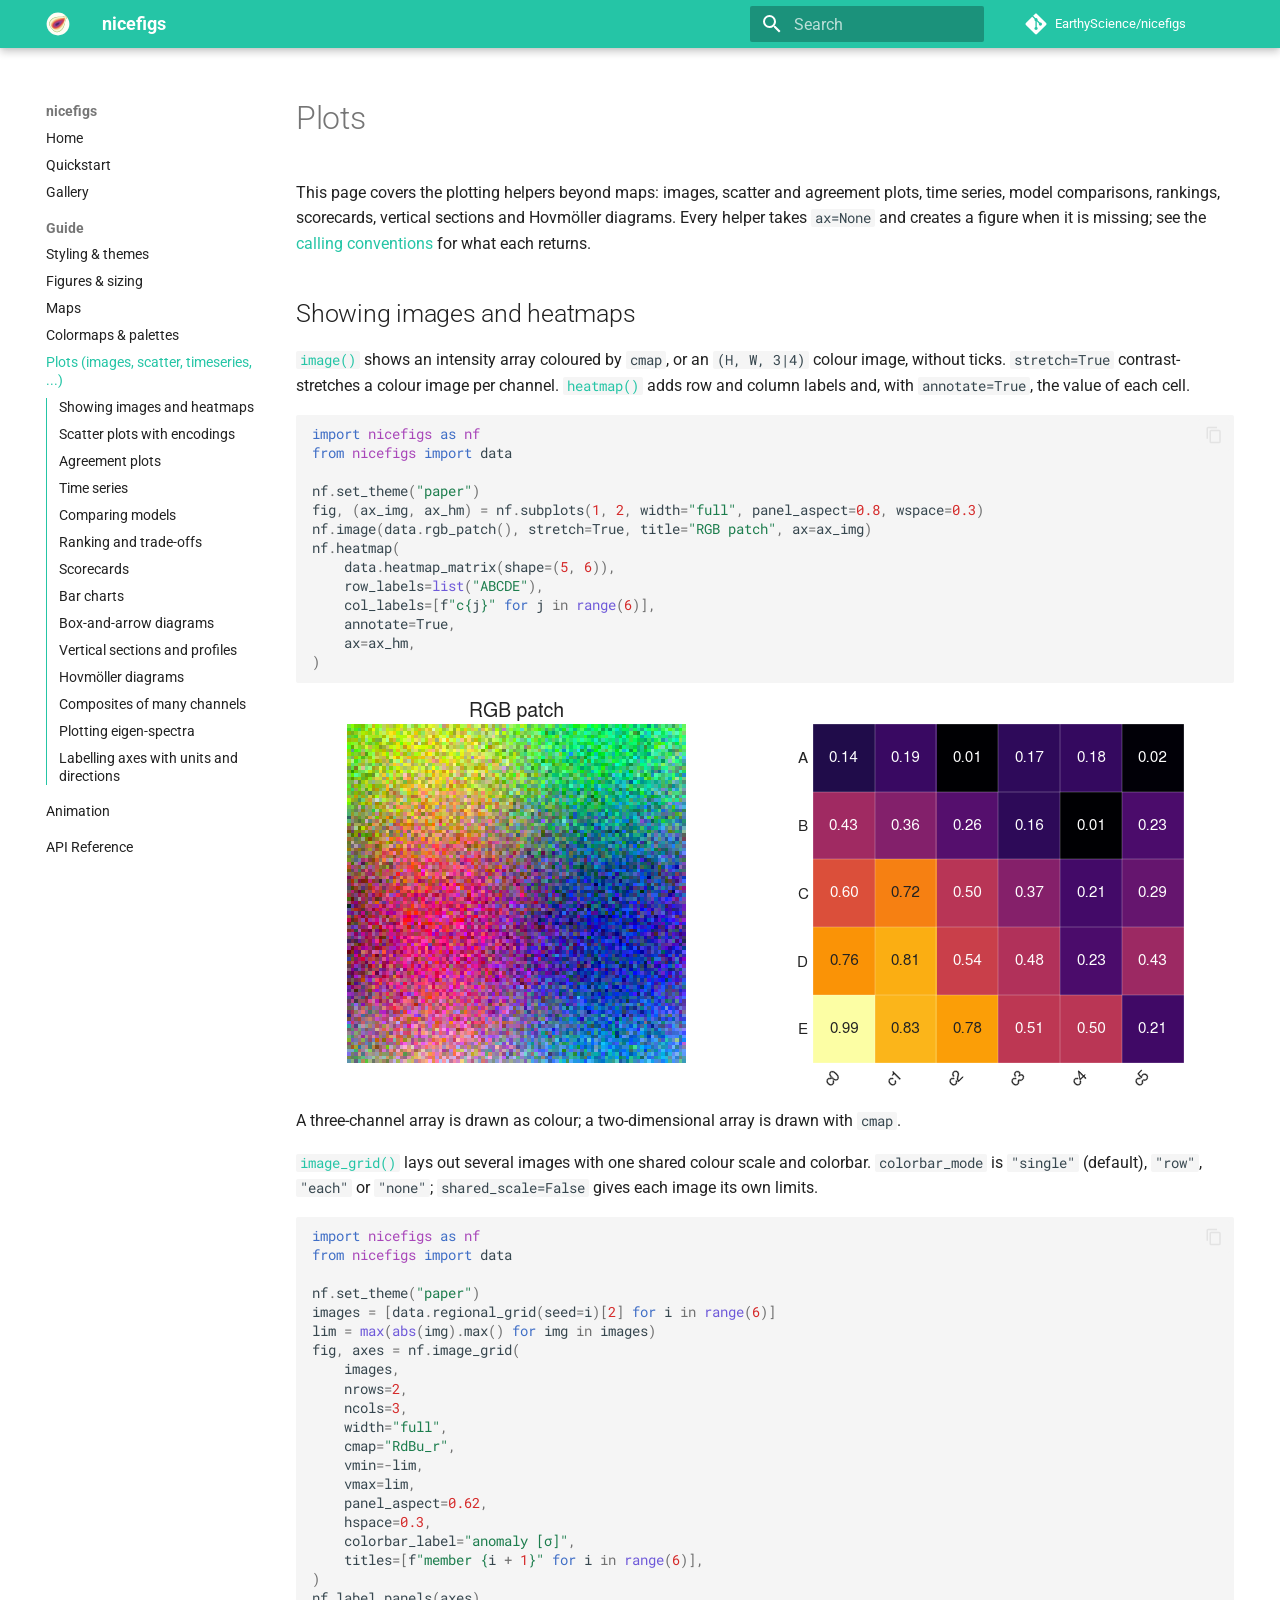
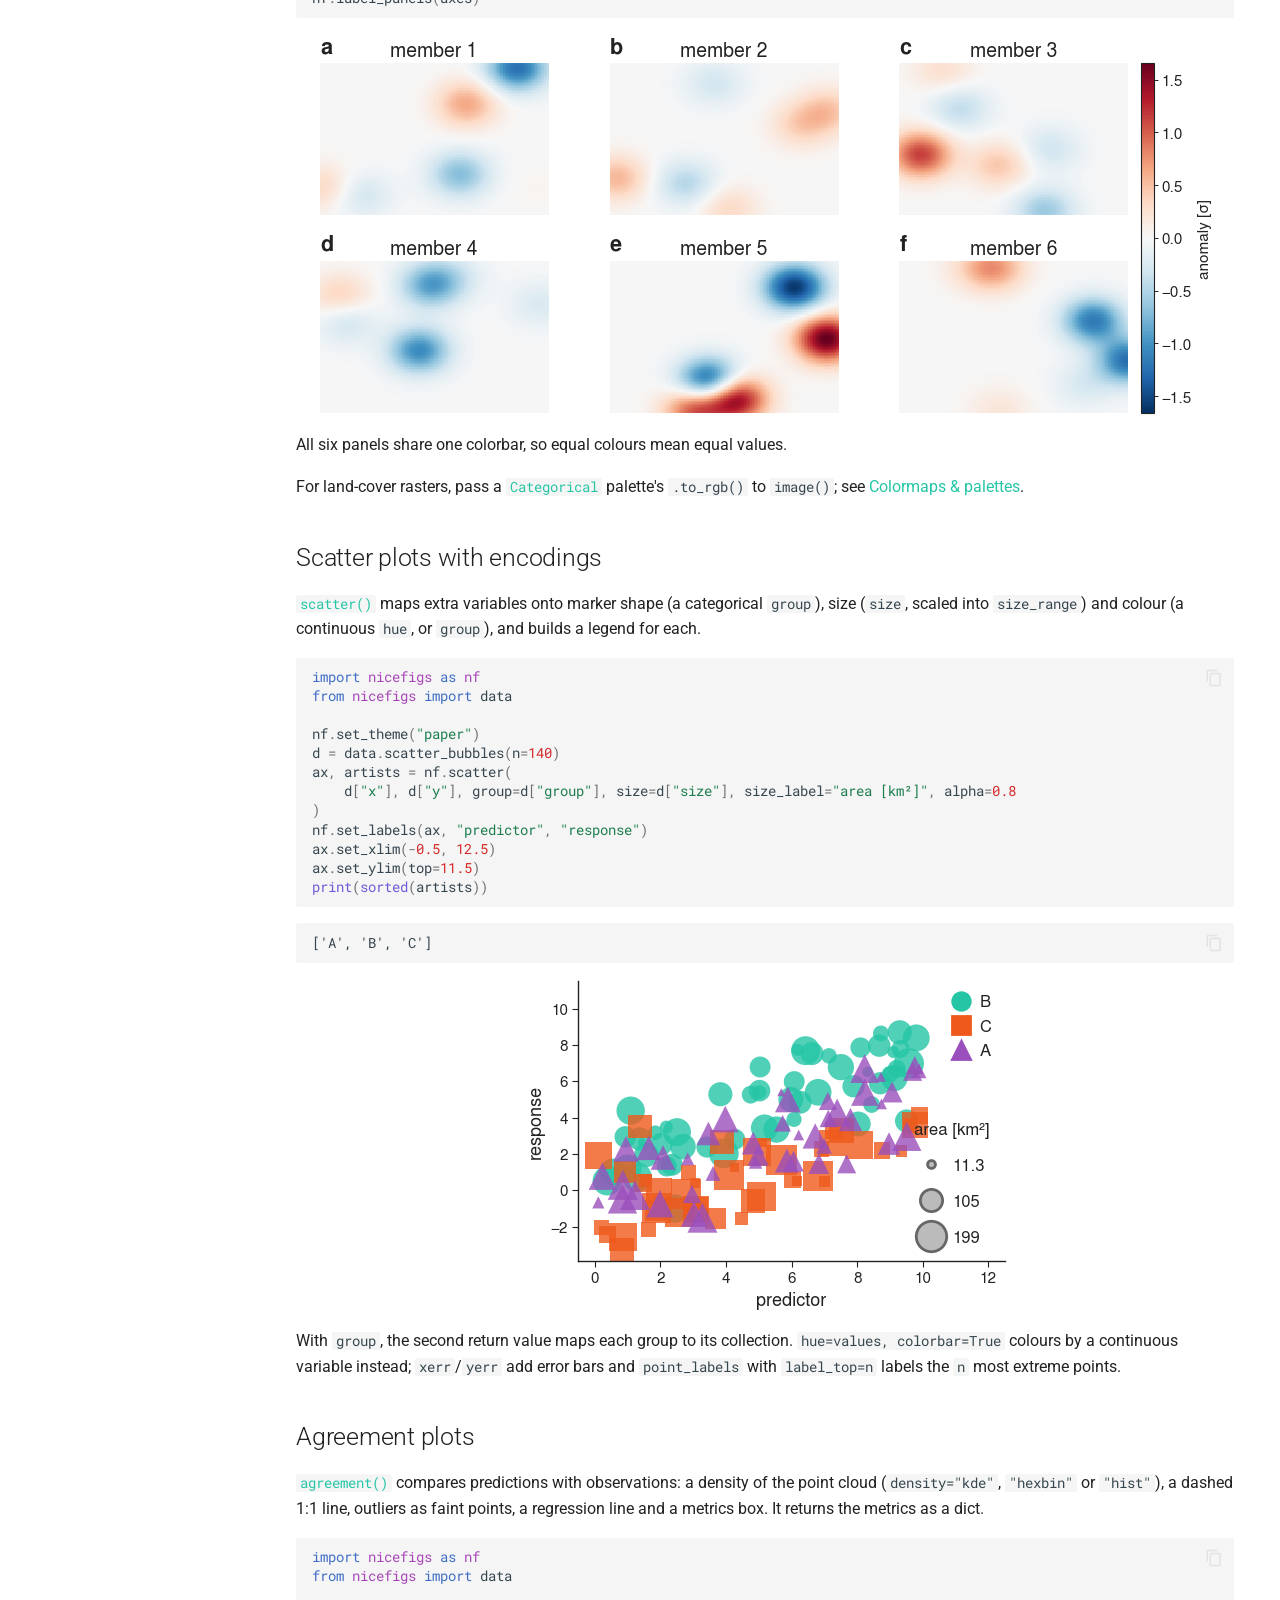
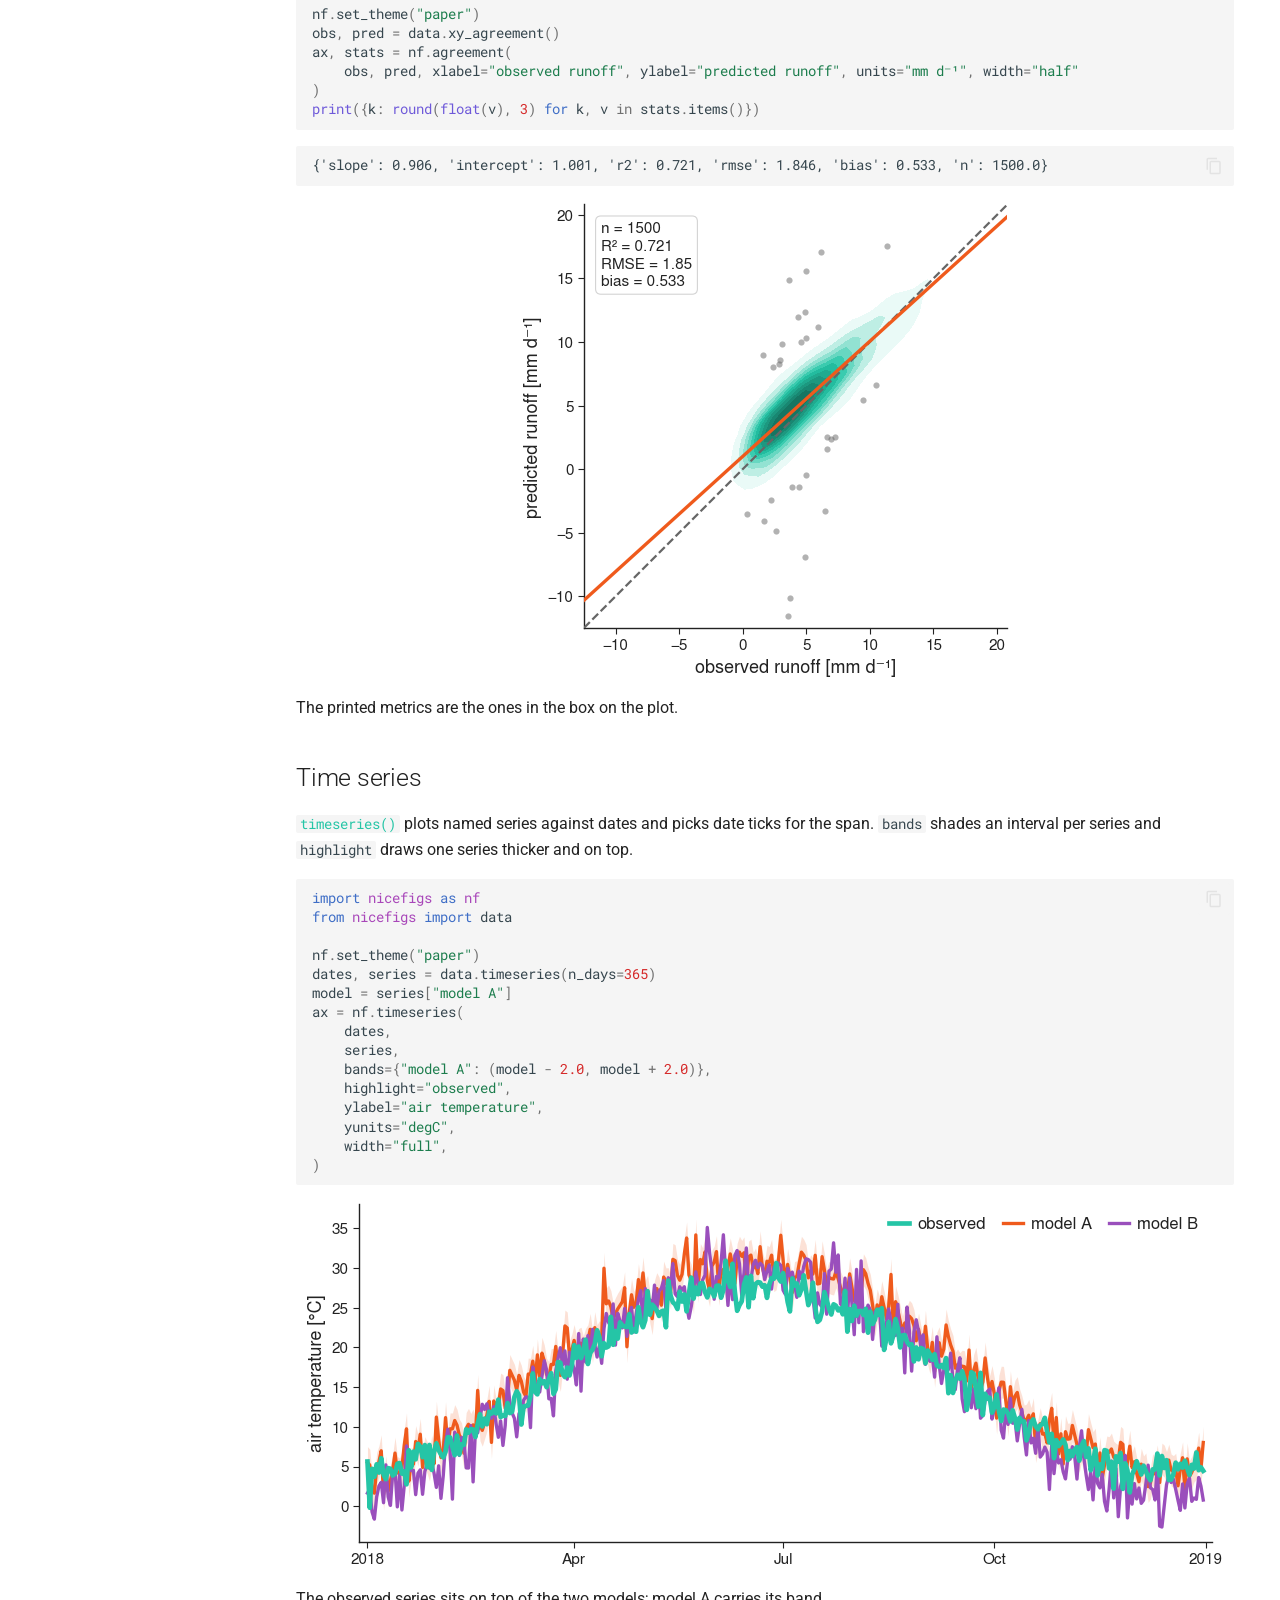
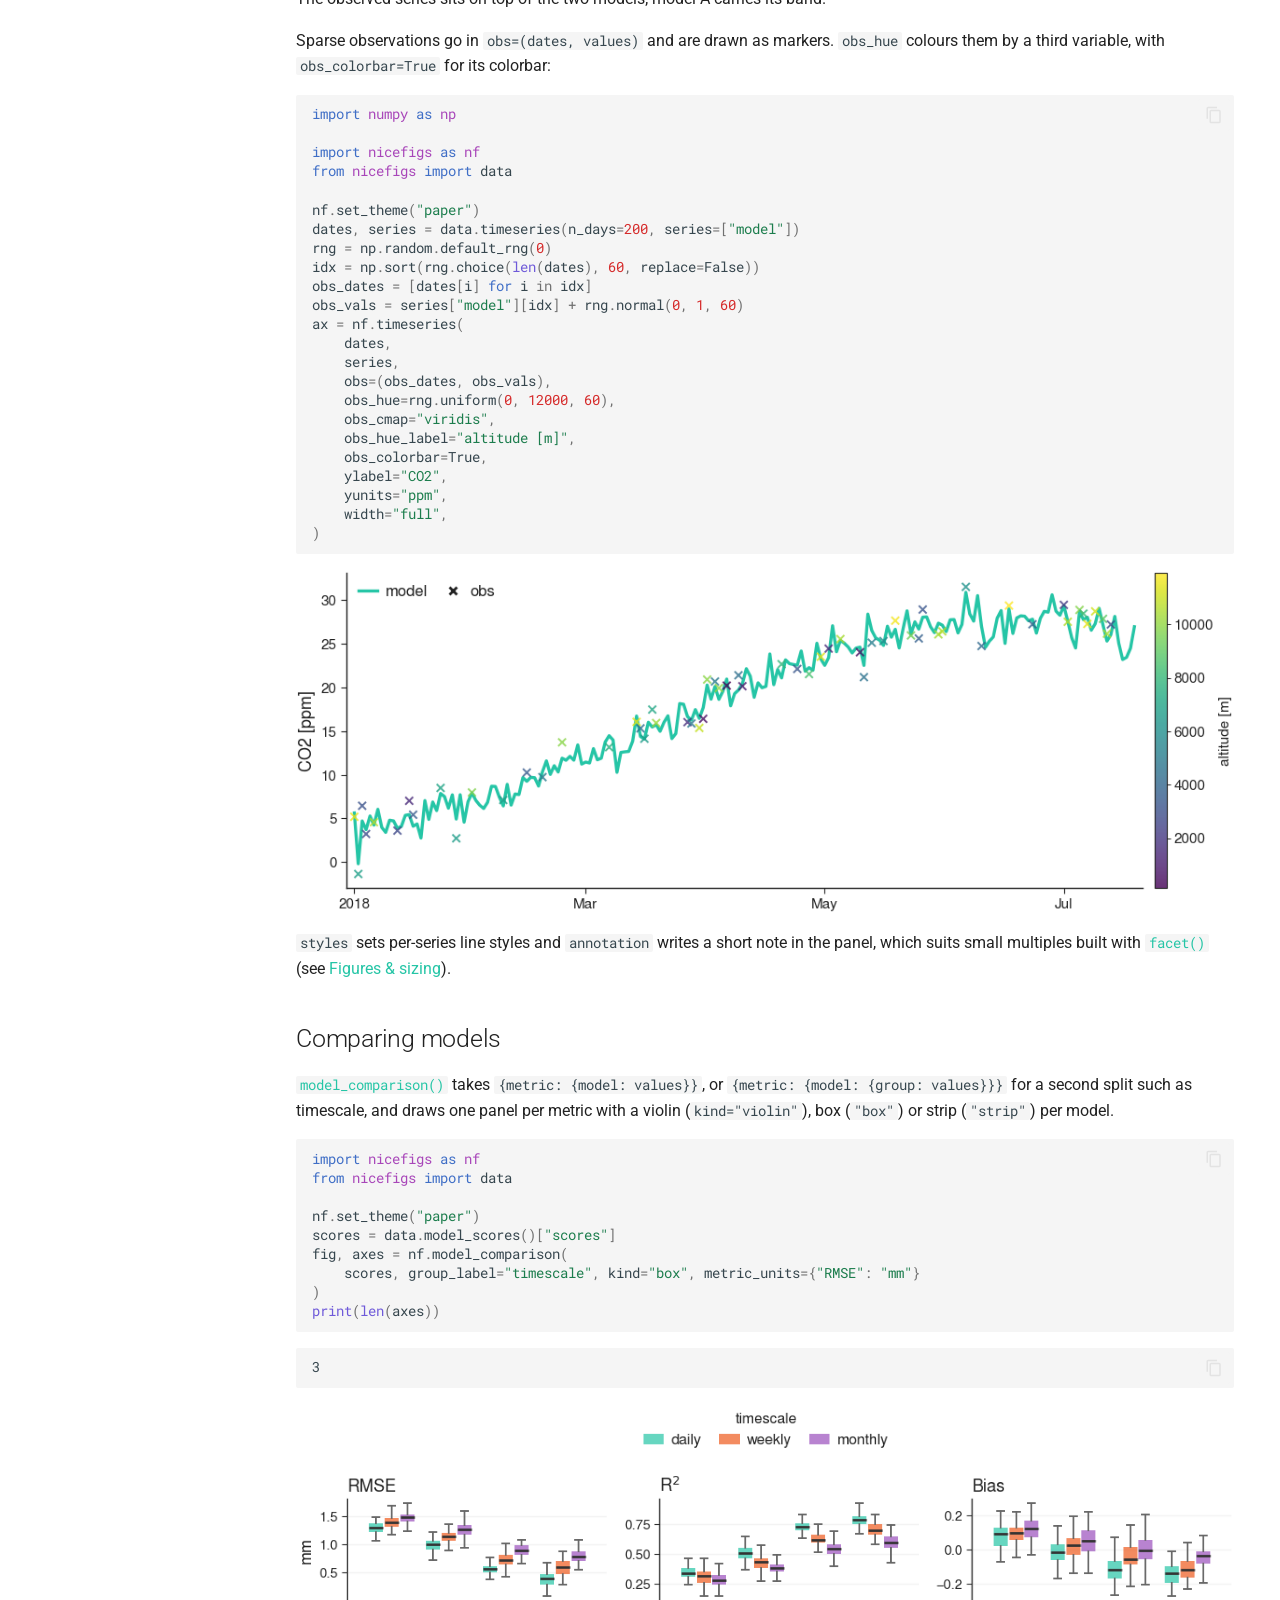
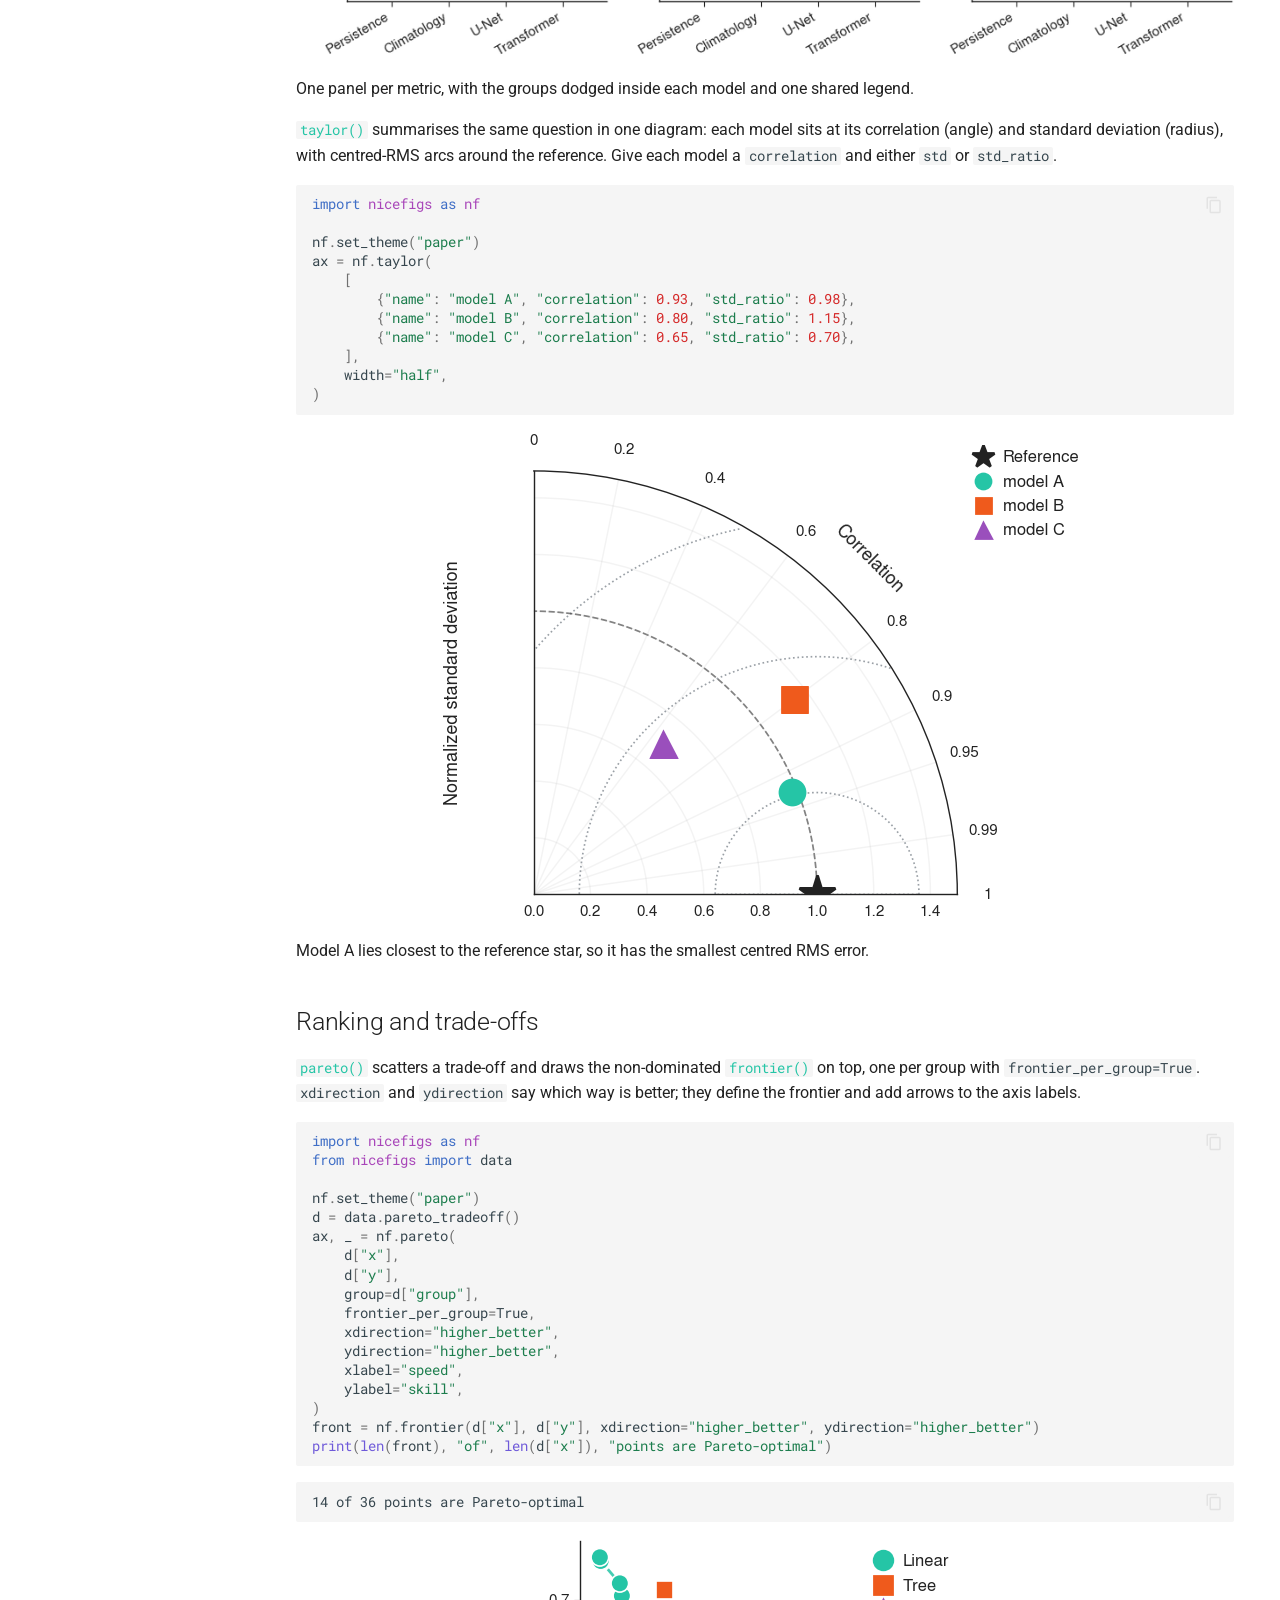
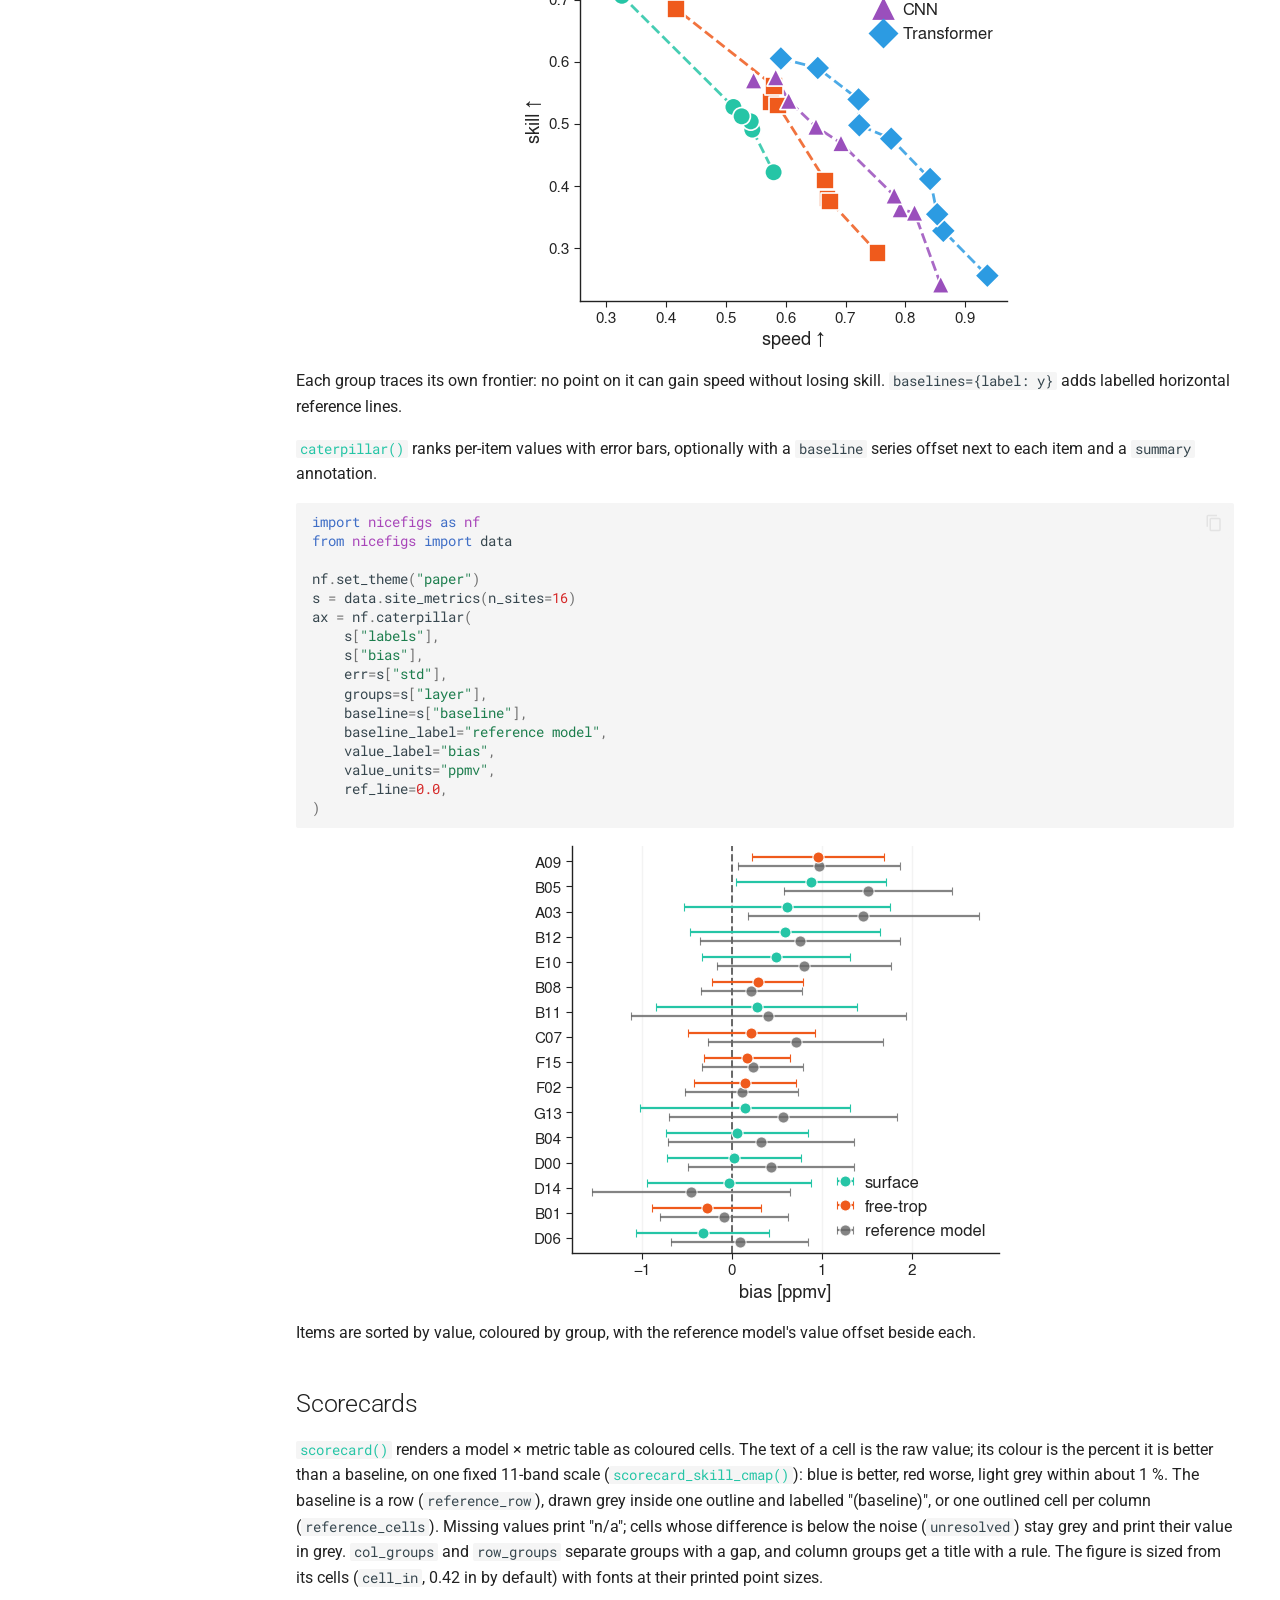
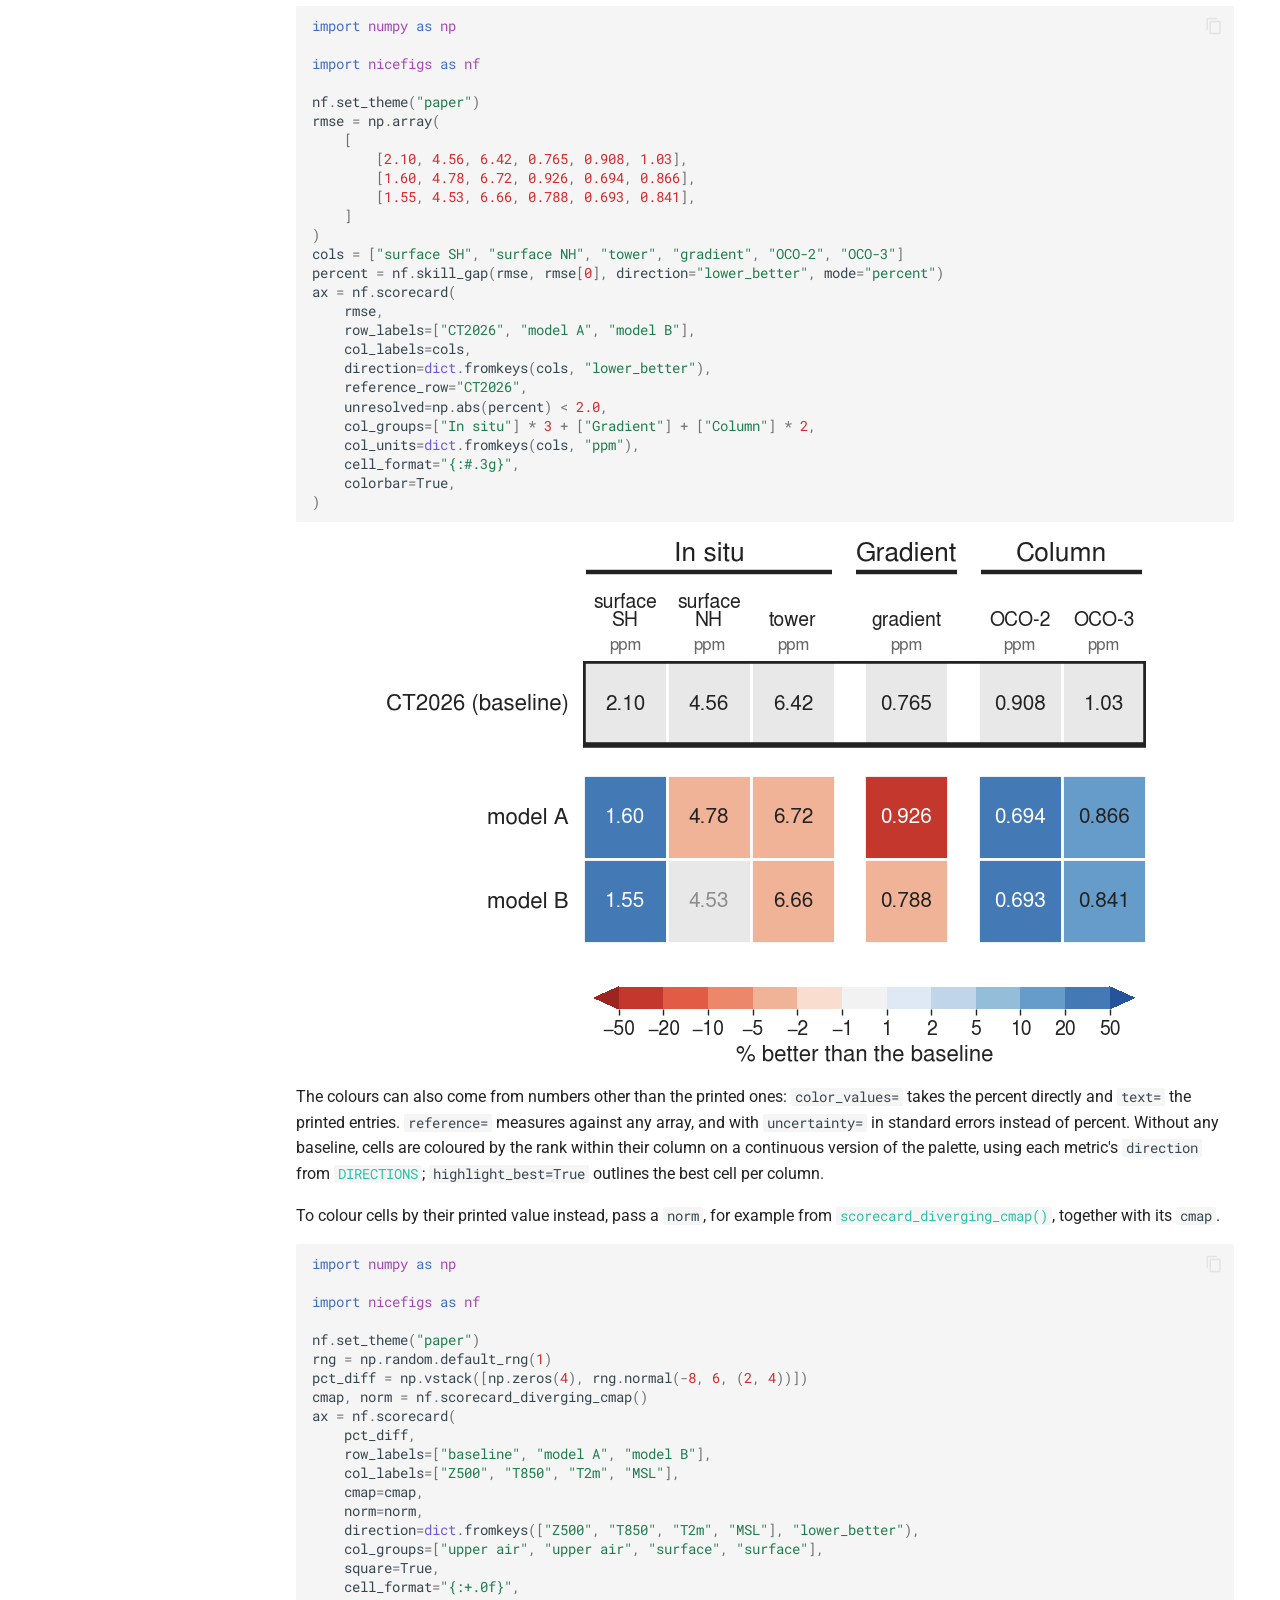
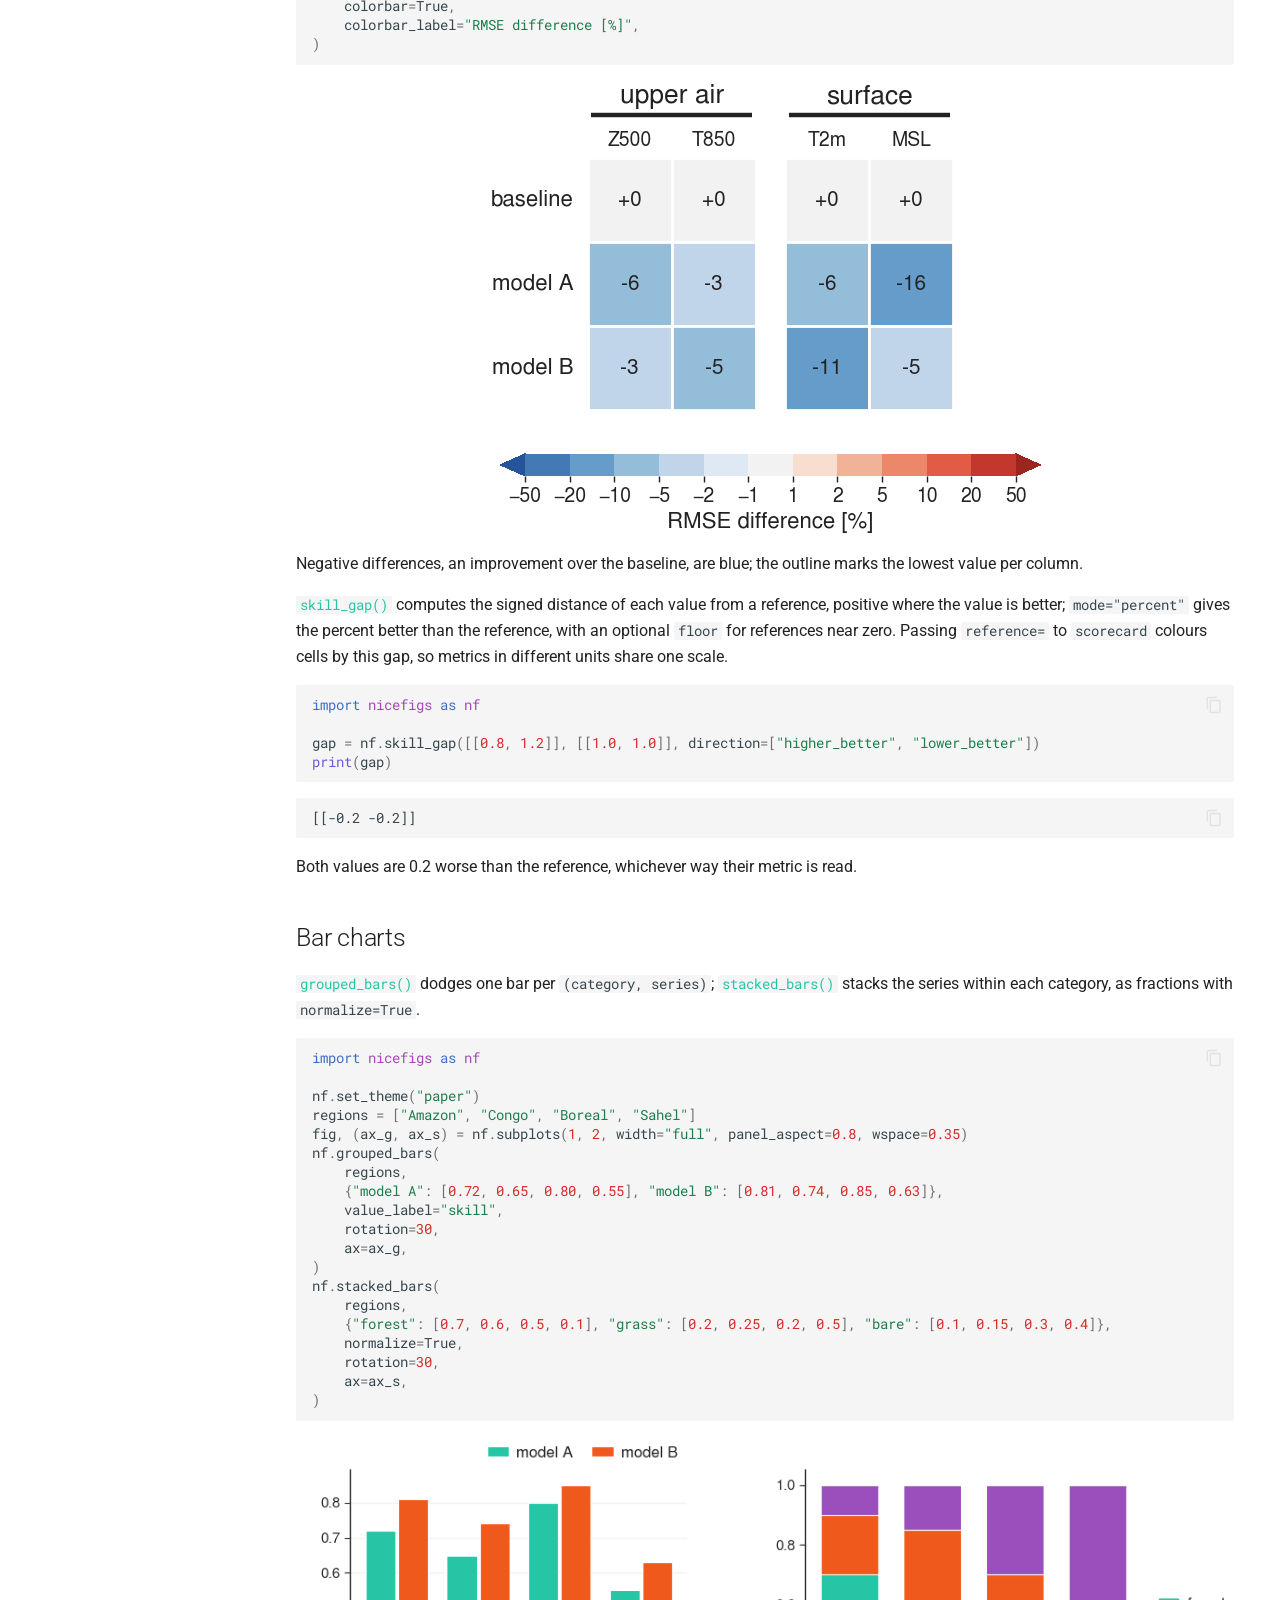
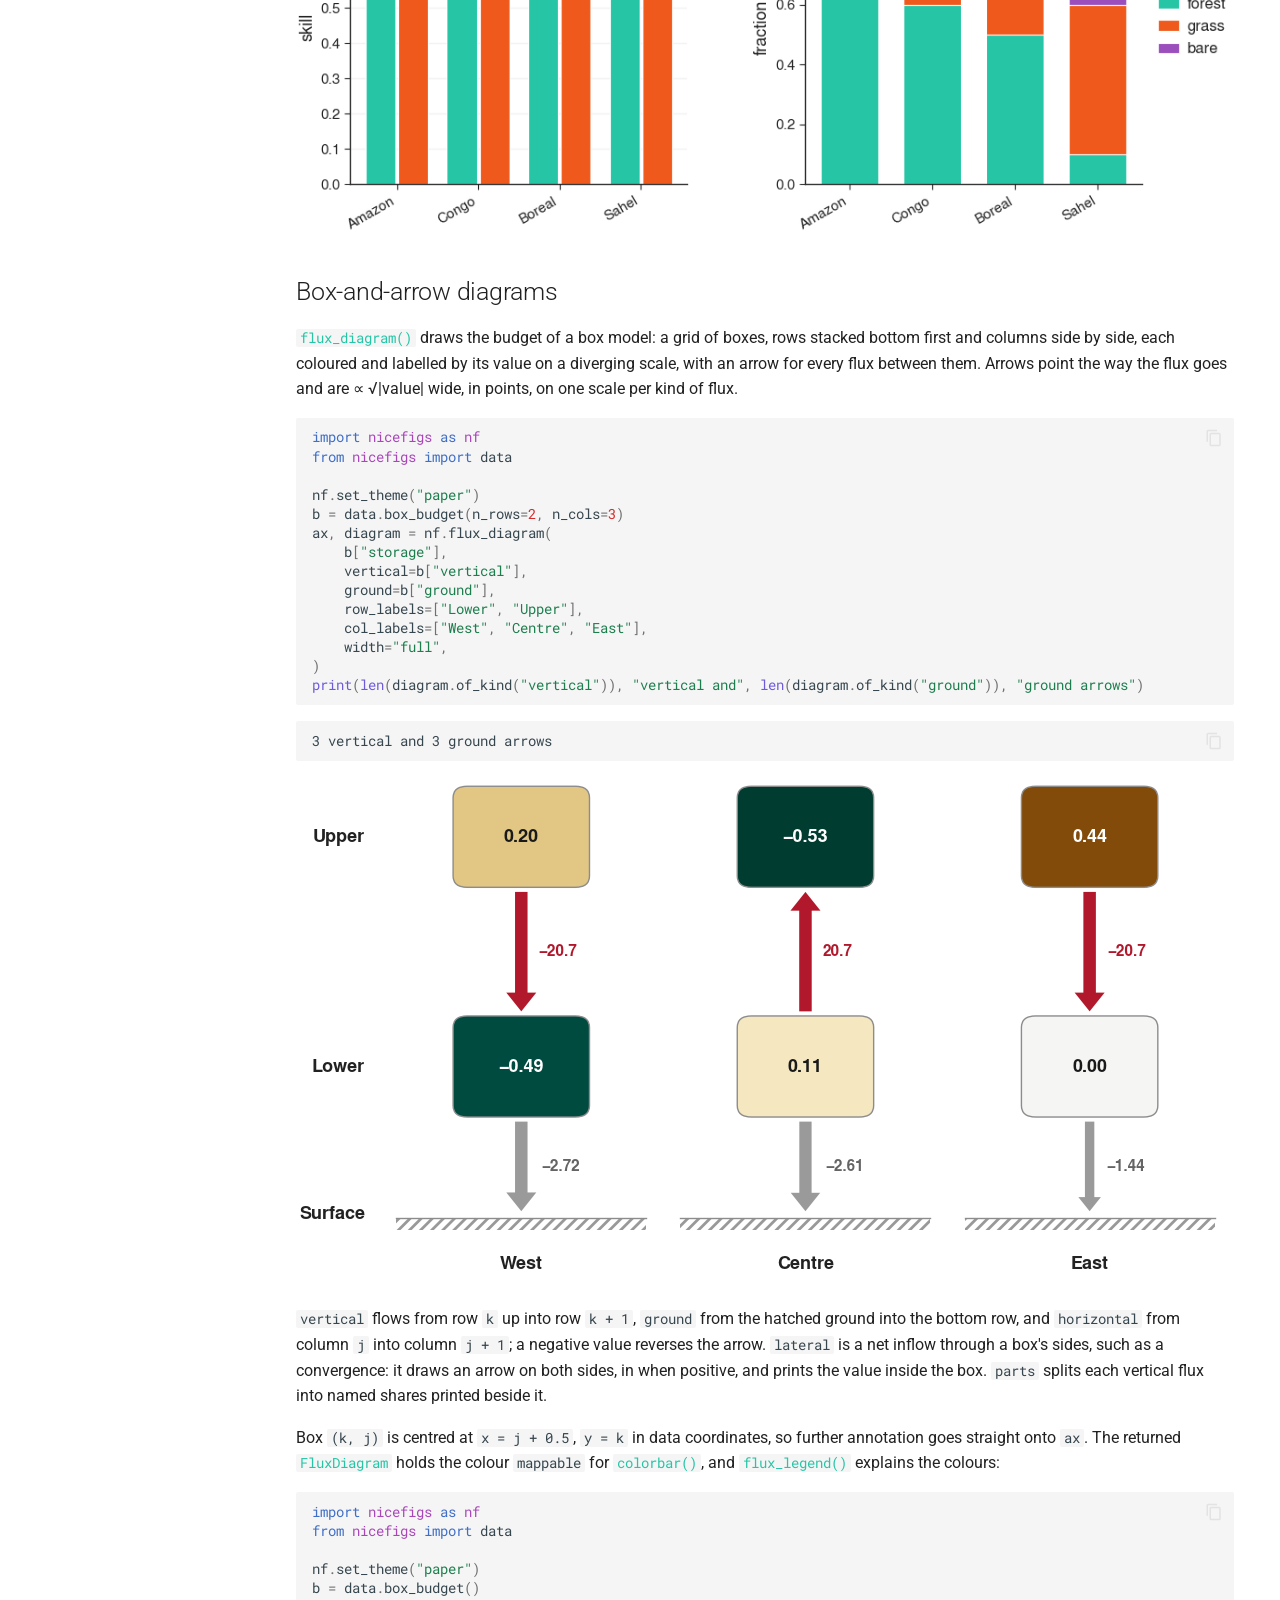
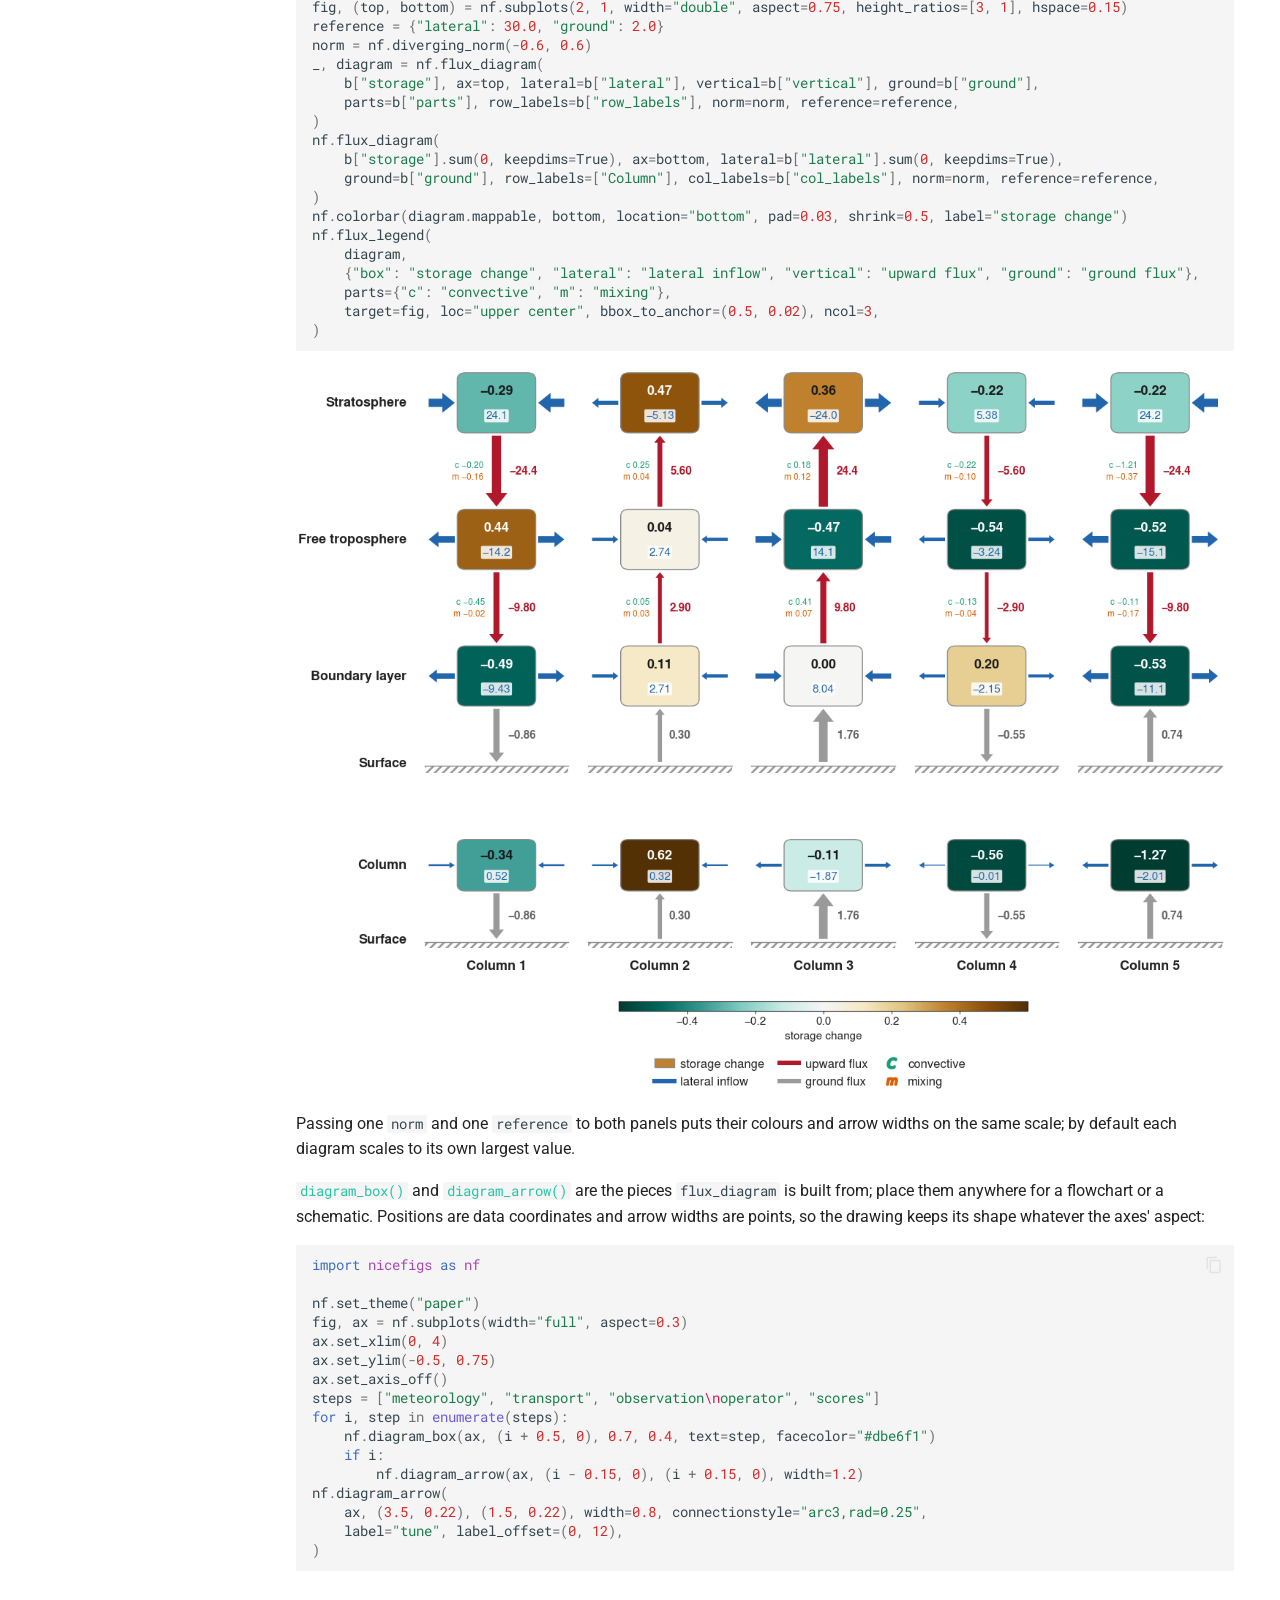
<file: guide/plots/index.html>
<!doctype html>
<html lang="en" class="no-js">
  <head>
    
      <meta charset="utf-8">
      <meta name="viewport" content="width=device-width,initial-scale=1">
      
        <meta name="description" content="Publication-grade, modular matplotlib plotting for geoscience.">
      
      
      
        <link rel="canonical" href="https://earthyscience.github.io/nicefigs/guide/plots/">
      
      
        <link rel="prev" href="../colormaps/">
      
      
        <link rel="next" href="../animation/">
      
      
        
      
      
      <link rel="icon" href="../../assets/logo/favicon.png">
      <meta name="generator" content="mkdocs-1.6.1, mkdocs-material-9.8.2">
    
    
      
        <title>Plots (images, scatter, timeseries, ...) - nicefigs</title>
      
    
    
      <link rel="stylesheet" href="../../assets/stylesheets/main.57a0d79d.min.css">
      
        
        <link rel="stylesheet" href="../../assets/stylesheets/palette.fb2fffe2.min.css">
      
      


    
    
      
    
    
      
        
        
        <link rel="preconnect" href="https://fonts.gstatic.com" crossorigin>
        <link rel="stylesheet" href="https://fonts.googleapis.com/css?family=Roboto:300,300i,400,400i,700,700i%7CRoboto+Mono:400,400i,700,700i&display=fallback">
        <style>:root{--md-text-font:"Roboto";--md-code-font:"Roboto Mono"}</style>
      
    
    
      <link rel="stylesheet" href="../../assets/_mkdocstrings.css">
    
      <link rel="stylesheet" href="../../stylesheets/extra.css">
    
    <script>__md_scope=new URL("../..",location),__md_hash=e=>[...e].reduce(((e,_)=>(e<<5)-e+_.charCodeAt(0)),0),__md_get=(e,_=localStorage,t=__md_scope)=>JSON.parse(_.getItem(t.pathname+"."+e)),__md_set=(e,_,t=localStorage,a=__md_scope)=>{try{t.setItem(a.pathname+"."+e,JSON.stringify(_))}catch(e){}}</script>
    
      

    
    
  </head>
  
  
    
    
    
    
    
    <body dir="ltr" data-md-color-scheme="default" data-md-color-primary="teal" data-md-color-accent="teal">
  
    
    <input class="md-toggle" data-md-toggle="drawer" type="checkbox" id="__drawer" autocomplete="off">
    <input class="md-toggle" data-md-toggle="search" type="checkbox" id="__search" autocomplete="off">
    <label class="md-overlay" for="__drawer"></label>
    <div data-md-component="skip">
      
        
        <a href="#plots" class="md-skip">
          Skip to content
        </a>
      
    </div>
    <div data-md-component="announce">
      
    </div>
    
    
      

  

<header class="md-header md-header--shadow" data-md-component="header">
  <nav class="md-header__inner md-grid" aria-label="Header">
    <a href="../.." title="nicefigs" class="md-header__button md-logo" aria-label="nicefigs" data-md-component="logo">
      
  <img src="../../assets/logo/nicefigs-mark.svg" alt="logo">

    </a>
    <label class="md-header__button md-icon" for="__drawer">
      
      <svg xmlns="http://www.w3.org/2000/svg" viewBox="0 0 24 24"><path d="M3 6h18v2H3zm0 5h18v2H3zm0 5h18v2H3z"/></svg>
    </label>
    <div class="md-header__title" data-md-component="header-title">
      <div class="md-header__ellipsis">
        <div class="md-header__topic">
          <span class="md-ellipsis">
            nicefigs
          </span>
        </div>
        <div class="md-header__topic" data-md-component="header-topic">
          <span class="md-ellipsis">
            
              Plots (images, scatter, timeseries, ...)
            
          </span>
        </div>
      </div>
    </div>
    
      
    
    
    
    
      
      
        <label class="md-header__button md-icon" for="__search">
          
          <svg xmlns="http://www.w3.org/2000/svg" viewBox="0 0 24 24"><path d="M9.5 3A6.5 6.5 0 0 1 16 9.5c0 1.61-.59 3.09-1.56 4.23l.27.27h.79l5 5-1.5 1.5-5-5v-.79l-.27-.27A6.52 6.52 0 0 1 9.5 16 6.5 6.5 0 0 1 3 9.5 6.5 6.5 0 0 1 9.5 3m0 2C7 5 5 7 5 9.5S7 14 9.5 14 14 12 14 9.5 12 5 9.5 5"/></svg>
        </label>
        <div class="md-search" data-md-component="search" role="dialog">
  <label class="md-search__overlay" for="__search"></label>
  <div class="md-search__inner" role="search">
    <form class="md-search__form" name="search">
      <input type="text" class="md-search__input" name="query" aria-label="Search" placeholder="Search" autocapitalize="off" autocorrect="off" autocomplete="off" spellcheck="false" data-md-component="search-query" required>
      <label class="md-search__icon md-icon" for="__search">
        
        <svg xmlns="http://www.w3.org/2000/svg" viewBox="0 0 24 24"><path d="M9.5 3A6.5 6.5 0 0 1 16 9.5c0 1.61-.59 3.09-1.56 4.23l.27.27h.79l5 5-1.5 1.5-5-5v-.79l-.27-.27A6.52 6.52 0 0 1 9.5 16 6.5 6.5 0 0 1 3 9.5 6.5 6.5 0 0 1 9.5 3m0 2C7 5 5 7 5 9.5S7 14 9.5 14 14 12 14 9.5 12 5 9.5 5"/></svg>
        
        <svg xmlns="http://www.w3.org/2000/svg" viewBox="0 0 24 24"><path d="M20 11v2H8l5.5 5.5-1.42 1.42L4.16 12l7.92-7.92L13.5 5.5 8 11z"/></svg>
      </label>
      <nav class="md-search__options" aria-label="Search">
        
        <button type="reset" class="md-search__icon md-icon" title="Clear" aria-label="Clear" tabindex="-1">
          
          <svg xmlns="http://www.w3.org/2000/svg" viewBox="0 0 24 24"><path d="M19 6.41 17.59 5 12 10.59 6.41 5 5 6.41 10.59 12 5 17.59 6.41 19 12 13.41 17.59 19 19 17.59 13.41 12z"/></svg>
        </button>
      </nav>
      
    </form>
    <div class="md-search__output">
      <div class="md-search__scrollwrap" tabindex="0" data-md-scrollfix>
        <div class="md-search-result" data-md-component="search-result">
          <div class="md-search-result__meta">
            Initializing search
          </div>
          <ol class="md-search-result__list" role="presentation"></ol>
        </div>
      </div>
    </div>
  </div>
</div>
      
    
    
      <div class="md-header__source">
        <a href="https://github.com/EarthyScience/nicefigs" title="Go to repository" class="md-source" data-md-component="source">
  <div class="md-source__icon md-icon">
    
    <svg xmlns="http://www.w3.org/2000/svg" viewBox="0 0 448 512"><!--! Font Awesome Free 7.1.0 by @fontawesome - https://fontawesome.com License - https://fontawesome.com/license/free (Icons: CC BY 4.0, Fonts: SIL OFL 1.1, Code: MIT License) Copyright 2025 Fonticons, Inc.--><path d="M439.6 236.1 244 40.5c-5.4-5.5-12.8-8.5-20.4-8.5s-15 3-20.4 8.4L162.5 81l51.5 51.5c27.1-9.1 52.7 16.8 43.4 43.7l49.7 49.7c34.2-11.8 61.2 31 35.5 56.7-26.5 26.5-70.2-2.9-56-37.3L240.3 199v121.9c25.3 12.5 22.3 41.8 9.1 55-6.4 6.4-15.2 10.1-24.3 10.1s-17.8-3.6-24.3-10.1c-17.6-17.6-11.1-46.9 11.2-56v-123c-20.8-8.5-24.6-30.7-18.6-45L142.6 101 8.5 235.1C3 240.6 0 247.9 0 255.5s3 15 8.5 20.4l195.6 195.7c5.4 5.4 12.7 8.4 20.4 8.4s15-3 20.4-8.4l194.7-194.7c5.4-5.4 8.4-12.8 8.4-20.4s-3-15-8.4-20.4"/></svg>
  </div>
  <div class="md-source__repository">
    EarthyScience/nicefigs
  </div>
</a>
      </div>
    
  </nav>
  
</header>
    
    <div class="md-container" data-md-component="container">
      
      
        
          
        
      
      <main class="md-main" data-md-component="main">
        <div class="md-main__inner md-grid">
          
            
              
              <div class="md-sidebar md-sidebar--primary" data-md-component="sidebar" data-md-type="navigation" >
                <div class="md-sidebar__scrollwrap">
                  <div class="md-sidebar__inner">
                    



  

<nav class="md-nav md-nav--primary md-nav--integrated" aria-label="Navigation" data-md-level="0">
  <label class="md-nav__title" for="__drawer">
    <a href="../.." title="nicefigs" class="md-nav__button md-logo" aria-label="nicefigs" data-md-component="logo">
      
  <img src="../../assets/logo/nicefigs-mark.svg" alt="logo">

    </a>
    nicefigs
  </label>
  
    <div class="md-nav__source">
      <a href="https://github.com/EarthyScience/nicefigs" title="Go to repository" class="md-source" data-md-component="source">
  <div class="md-source__icon md-icon">
    
    <svg xmlns="http://www.w3.org/2000/svg" viewBox="0 0 448 512"><!--! Font Awesome Free 7.1.0 by @fontawesome - https://fontawesome.com License - https://fontawesome.com/license/free (Icons: CC BY 4.0, Fonts: SIL OFL 1.1, Code: MIT License) Copyright 2025 Fonticons, Inc.--><path d="M439.6 236.1 244 40.5c-5.4-5.5-12.8-8.5-20.4-8.5s-15 3-20.4 8.4L162.5 81l51.5 51.5c27.1-9.1 52.7 16.8 43.4 43.7l49.7 49.7c34.2-11.8 61.2 31 35.5 56.7-26.5 26.5-70.2-2.9-56-37.3L240.3 199v121.9c25.3 12.5 22.3 41.8 9.1 55-6.4 6.4-15.2 10.1-24.3 10.1s-17.8-3.6-24.3-10.1c-17.6-17.6-11.1-46.9 11.2-56v-123c-20.8-8.5-24.6-30.7-18.6-45L142.6 101 8.5 235.1C3 240.6 0 247.9 0 255.5s3 15 8.5 20.4l195.6 195.7c5.4 5.4 12.7 8.4 20.4 8.4s15-3 20.4-8.4l194.7-194.7c5.4-5.4 8.4-12.8 8.4-20.4s-3-15-8.4-20.4"/></svg>
  </div>
  <div class="md-source__repository">
    EarthyScience/nicefigs
  </div>
</a>
    </div>
  
  <ul class="md-nav__list" data-md-scrollfix>
    
      
      
  
  
  
  
    <li class="md-nav__item">
      <a href="../.." class="md-nav__link">
        
  
  
  <span class="md-ellipsis">
    
  
    Home
  

    
  </span>
  
  

      </a>
    </li>
  

    
      
      
  
  
  
  
    <li class="md-nav__item">
      <a href="../../quickstart/" class="md-nav__link">
        
  
  
  <span class="md-ellipsis">
    
  
    Quickstart
  

    
  </span>
  
  

      </a>
    </li>
  

    
      
      
  
  
  
  
    <li class="md-nav__item">
      <a href="../../gallery/" class="md-nav__link">
        
  
  
  <span class="md-ellipsis">
    
  
    Gallery
  

    
  </span>
  
  

      </a>
    </li>
  

    
      
      
  
  
    
  
  
  
    
    
    
    
      
        
        
      
    
    
    <li class="md-nav__item md-nav__item--active md-nav__item--section md-nav__item--nested">
      
        
        
        <input class="md-nav__toggle md-toggle " type="checkbox" id="__nav_4" checked>
        
          
          <label class="md-nav__link" for="__nav_4" id="__nav_4_label" tabindex="">
            
  
  
  <span class="md-ellipsis">
    
  
    Guide
  

    
  </span>
  
  

            <span class="md-nav__icon md-icon"></span>
          </label>
        
        <nav class="md-nav" data-md-level="1" aria-labelledby="__nav_4_label" aria-expanded="true">
          <label class="md-nav__title" for="__nav_4">
            <span class="md-nav__icon md-icon"></span>
            
  
    Guide
  

          </label>
          <ul class="md-nav__list" data-md-scrollfix>
            
              
                
  
  
  
  
    <li class="md-nav__item">
      <a href="../styling/" class="md-nav__link">
        
  
  
  <span class="md-ellipsis">
    
  
    Styling & themes
  

    
  </span>
  
  

      </a>
    </li>
  

              
            
              
                
  
  
  
  
    <li class="md-nav__item">
      <a href="../figures/" class="md-nav__link">
        
  
  
  <span class="md-ellipsis">
    
  
    Figures & sizing
  

    
  </span>
  
  

      </a>
    </li>
  

              
            
              
                
  
  
  
  
    <li class="md-nav__item">
      <a href="../maps/" class="md-nav__link">
        
  
  
  <span class="md-ellipsis">
    
  
    Maps
  

    
  </span>
  
  

      </a>
    </li>
  

              
            
              
                
  
  
  
  
    <li class="md-nav__item">
      <a href="../colormaps/" class="md-nav__link">
        
  
  
  <span class="md-ellipsis">
    
  
    Colormaps & palettes
  

    
  </span>
  
  

      </a>
    </li>
  

              
            
              
                
  
  
    
  
  
  
    <li class="md-nav__item md-nav__item--active">
      
      <input class="md-nav__toggle md-toggle" type="checkbox" id="__toc">
      
      
        
      
      
        <label class="md-nav__link md-nav__link--active" for="__toc">
          
  
  
  <span class="md-ellipsis">
    
  
    Plots (images, scatter, timeseries, ...)
  

    
  </span>
  
  

          <span class="md-nav__icon md-icon"></span>
        </label>
      
      <a href="./" class="md-nav__link md-nav__link--active">
        
  
  
  <span class="md-ellipsis">
    
  
    Plots (images, scatter, timeseries, ...)
  

    
  </span>
  
  

      </a>
      
        

<nav class="md-nav md-nav--secondary" aria-label="Table of contents">
  
  
  
    
  
  
    <label class="md-nav__title" for="__toc">
      <span class="md-nav__icon md-icon"></span>
      Table of contents
    </label>
    <ul class="md-nav__list" data-md-component="toc" data-md-scrollfix>
      
        <li class="md-nav__item">
  <a href="#showing-images-and-heatmaps" class="md-nav__link">
    <span class="md-ellipsis">
      
        Showing images and heatmaps
      
    </span>
  </a>
  
</li>
      
        <li class="md-nav__item">
  <a href="#scatter-plots-with-encodings" class="md-nav__link">
    <span class="md-ellipsis">
      
        Scatter plots with encodings
      
    </span>
  </a>
  
</li>
      
        <li class="md-nav__item">
  <a href="#agreement-plots" class="md-nav__link">
    <span class="md-ellipsis">
      
        Agreement plots
      
    </span>
  </a>
  
</li>
      
        <li class="md-nav__item">
  <a href="#time-series" class="md-nav__link">
    <span class="md-ellipsis">
      
        Time series
      
    </span>
  </a>
  
</li>
      
        <li class="md-nav__item">
  <a href="#comparing-models" class="md-nav__link">
    <span class="md-ellipsis">
      
        Comparing models
      
    </span>
  </a>
  
</li>
      
        <li class="md-nav__item">
  <a href="#ranking-and-trade-offs" class="md-nav__link">
    <span class="md-ellipsis">
      
        Ranking and trade-offs
      
    </span>
  </a>
  
</li>
      
        <li class="md-nav__item">
  <a href="#scorecards" class="md-nav__link">
    <span class="md-ellipsis">
      
        Scorecards
      
    </span>
  </a>
  
</li>
      
        <li class="md-nav__item">
  <a href="#bar-charts" class="md-nav__link">
    <span class="md-ellipsis">
      
        Bar charts
      
    </span>
  </a>
  
</li>
      
        <li class="md-nav__item">
  <a href="#box-and-arrow-diagrams" class="md-nav__link">
    <span class="md-ellipsis">
      
        Box-and-arrow diagrams
      
    </span>
  </a>
  
</li>
      
        <li class="md-nav__item">
  <a href="#vertical-sections-and-profiles" class="md-nav__link">
    <span class="md-ellipsis">
      
        Vertical sections and profiles
      
    </span>
  </a>
  
</li>
      
        <li class="md-nav__item">
  <a href="#hovmoller-diagrams" class="md-nav__link">
    <span class="md-ellipsis">
      
        Hovmöller diagrams
      
    </span>
  </a>
  
</li>
      
        <li class="md-nav__item">
  <a href="#composites-of-many-channels" class="md-nav__link">
    <span class="md-ellipsis">
      
        Composites of many channels
      
    </span>
  </a>
  
</li>
      
        <li class="md-nav__item">
  <a href="#plotting-eigen-spectra" class="md-nav__link">
    <span class="md-ellipsis">
      
        Plotting eigen-spectra
      
    </span>
  </a>
  
</li>
      
        <li class="md-nav__item">
  <a href="#labelling-axes-with-units-and-directions" class="md-nav__link">
    <span class="md-ellipsis">
      
        Labelling axes with units and directions
      
    </span>
  </a>
  
</li>
      
    </ul>
  
</nav>
      
    </li>
  

              
            
              
                
  
  
  
  
    <li class="md-nav__item">
      <a href="../animation/" class="md-nav__link">
        
  
  
  <span class="md-ellipsis">
    
  
    Animation
  

    
  </span>
  
  

      </a>
    </li>
  

              
            
          </ul>
        </nav>
      
    </li>
  

    
      
      
  
  
  
  
    <li class="md-nav__item">
      <a href="../../api/" class="md-nav__link">
        
  
  
  <span class="md-ellipsis">
    
  
    API Reference
  

    
  </span>
  
  

      </a>
    </li>
  

    
  </ul>
</nav>
                  </div>
                </div>
              </div>
            
            
          
          
            <div class="md-content" data-md-component="content">
              
              <article class="md-content__inner md-typeset">
                
                  


  
  


<h1 id="plots">Plots<a class="headerlink" href="#plots" title="Permanent link">&para;</a></h1>
<p>This page covers the plotting helpers beyond maps: images, scatter and
agreement plots, time series, model comparisons, rankings, scorecards,
vertical sections and Hovmöller diagrams. Every helper takes <code>ax=None</code> and
creates a figure when it is missing; see the
<a href="../../quickstart/#calling-conventions">calling conventions</a> for what each
returns.</p>
<h2 id="showing-images-and-heatmaps">Showing images and heatmaps<a class="headerlink" href="#showing-images-and-heatmaps" title="Permanent link">&para;</a></h2>
<p><a class="autorefs autorefs-internal" title="image" href="../../api/#nicefigs.images.image"><code>image()</code></a> shows an intensity array coloured by <code>cmap</code>, or an
<code>(H, W, 3|4)</code> colour image, without ticks. <code>stretch=True</code> contrast-stretches a
colour image per channel. <a class="autorefs autorefs-internal" title="heatmap" href="../../api/#nicefigs.images.heatmap"><code>heatmap()</code></a> adds row and column
labels and, with <code>annotate=True</code>, the value of each cell.</p>
<div class="highlight"><pre><span></span><code><a id="__codelineno-0-1" name="__codelineno-0-1" href="#__codelineno-0-1"></a><span class="kn">import</span><span class="w"> </span><span class="nn">nicefigs</span><span class="w"> </span><span class="k">as</span><span class="w"> </span><span class="nn">nf</span>
<a id="__codelineno-0-2" name="__codelineno-0-2" href="#__codelineno-0-2"></a><span class="kn">from</span><span class="w"> </span><span class="nn">nicefigs</span><span class="w"> </span><span class="kn">import</span> <span class="n">data</span>
<a id="__codelineno-0-3" name="__codelineno-0-3" href="#__codelineno-0-3"></a>
<a id="__codelineno-0-4" name="__codelineno-0-4" href="#__codelineno-0-4"></a><span class="n">nf</span><span class="o">.</span><span class="n">set_theme</span><span class="p">(</span><span class="s2">"paper"</span><span class="p">)</span>
<a id="__codelineno-0-5" name="__codelineno-0-5" href="#__codelineno-0-5"></a><span class="n">fig</span><span class="p">,</span> <span class="p">(</span><span class="n">ax_img</span><span class="p">,</span> <span class="n">ax_hm</span><span class="p">)</span> <span class="o">=</span> <span class="n">nf</span><span class="o">.</span><span class="n">subplots</span><span class="p">(</span><span class="mi">1</span><span class="p">,</span> <span class="mi">2</span><span class="p">,</span> <span class="n">width</span><span class="o">=</span><span class="s2">"full"</span><span class="p">,</span> <span class="n">panel_aspect</span><span class="o">=</span><span class="mf">0.8</span><span class="p">,</span> <span class="n">wspace</span><span class="o">=</span><span class="mf">0.3</span><span class="p">)</span>
<a id="__codelineno-0-6" name="__codelineno-0-6" href="#__codelineno-0-6"></a><span class="n">nf</span><span class="o">.</span><span class="n">image</span><span class="p">(</span><span class="n">data</span><span class="o">.</span><span class="n">rgb_patch</span><span class="p">(),</span> <span class="n">stretch</span><span class="o">=</span><span class="kc">True</span><span class="p">,</span> <span class="n">title</span><span class="o">=</span><span class="s2">"RGB patch"</span><span class="p">,</span> <span class="n">ax</span><span class="o">=</span><span class="n">ax_img</span><span class="p">)</span>
<a id="__codelineno-0-7" name="__codelineno-0-7" href="#__codelineno-0-7"></a><span class="n">nf</span><span class="o">.</span><span class="n">heatmap</span><span class="p">(</span>
<a id="__codelineno-0-8" name="__codelineno-0-8" href="#__codelineno-0-8"></a>    <span class="n">data</span><span class="o">.</span><span class="n">heatmap_matrix</span><span class="p">(</span><span class="n">shape</span><span class="o">=</span><span class="p">(</span><span class="mi">5</span><span class="p">,</span> <span class="mi">6</span><span class="p">)),</span>
<a id="__codelineno-0-9" name="__codelineno-0-9" href="#__codelineno-0-9"></a>    <span class="n">row_labels</span><span class="o">=</span><span class="nb">list</span><span class="p">(</span><span class="s2">"ABCDE"</span><span class="p">),</span>
<a id="__codelineno-0-10" name="__codelineno-0-10" href="#__codelineno-0-10"></a>    <span class="n">col_labels</span><span class="o">=</span><span class="p">[</span><span class="sa">f</span><span class="s2">"c</span><span class="si">{</span><span class="n">j</span><span class="si">}</span><span class="s2">"</span> <span class="k">for</span> <span class="n">j</span> <span class="ow">in</span> <span class="nb">range</span><span class="p">(</span><span class="mi">6</span><span class="p">)],</span>
<a id="__codelineno-0-11" name="__codelineno-0-11" href="#__codelineno-0-11"></a>    <span class="n">annotate</span><span class="o">=</span><span class="kc">True</span><span class="p">,</span>
<a id="__codelineno-0-12" name="__codelineno-0-12" href="#__codelineno-0-12"></a>    <span class="n">ax</span><span class="o">=</span><span class="n">ax_hm</span><span class="p">,</span>
<a id="__codelineno-0-13" name="__codelineno-0-13" href="#__codelineno-0-13"></a><span class="p">)</span>
</code></pre></div>
<p><img alt="Image and heatmap" src="../../assets/guide/plots-image-heatmap.png" /></p>
<p>A three-channel array is drawn as colour; a two-dimensional array is drawn
with <code>cmap</code>.</p>
<p><a class="autorefs autorefs-internal" title="image_grid" href="../../api/#nicefigs.images.image_grid"><code>image_grid()</code></a> lays out several images with one shared
colour scale and colorbar. <code>colorbar_mode</code> is <code>"single"</code> (default), <code>"row"</code>,
<code>"each"</code> or <code>"none"</code>; <code>shared_scale=False</code> gives each image its own limits.</p>
<div class="highlight"><pre><span></span><code><a id="__codelineno-1-1" name="__codelineno-1-1" href="#__codelineno-1-1"></a><span class="kn">import</span><span class="w"> </span><span class="nn">nicefigs</span><span class="w"> </span><span class="k">as</span><span class="w"> </span><span class="nn">nf</span>
<a id="__codelineno-1-2" name="__codelineno-1-2" href="#__codelineno-1-2"></a><span class="kn">from</span><span class="w"> </span><span class="nn">nicefigs</span><span class="w"> </span><span class="kn">import</span> <span class="n">data</span>
<a id="__codelineno-1-3" name="__codelineno-1-3" href="#__codelineno-1-3"></a>
<a id="__codelineno-1-4" name="__codelineno-1-4" href="#__codelineno-1-4"></a><span class="n">nf</span><span class="o">.</span><span class="n">set_theme</span><span class="p">(</span><span class="s2">"paper"</span><span class="p">)</span>
<a id="__codelineno-1-5" name="__codelineno-1-5" href="#__codelineno-1-5"></a><span class="n">images</span> <span class="o">=</span> <span class="p">[</span><span class="n">data</span><span class="o">.</span><span class="n">regional_grid</span><span class="p">(</span><span class="n">seed</span><span class="o">=</span><span class="n">i</span><span class="p">)[</span><span class="mi">2</span><span class="p">]</span> <span class="k">for</span> <span class="n">i</span> <span class="ow">in</span> <span class="nb">range</span><span class="p">(</span><span class="mi">6</span><span class="p">)]</span>
<a id="__codelineno-1-6" name="__codelineno-1-6" href="#__codelineno-1-6"></a><span class="n">lim</span> <span class="o">=</span> <span class="nb">max</span><span class="p">(</span><span class="nb">abs</span><span class="p">(</span><span class="n">img</span><span class="p">)</span><span class="o">.</span><span class="n">max</span><span class="p">()</span> <span class="k">for</span> <span class="n">img</span> <span class="ow">in</span> <span class="n">images</span><span class="p">)</span>
<a id="__codelineno-1-7" name="__codelineno-1-7" href="#__codelineno-1-7"></a><span class="n">fig</span><span class="p">,</span> <span class="n">axes</span> <span class="o">=</span> <span class="n">nf</span><span class="o">.</span><span class="n">image_grid</span><span class="p">(</span>
<a id="__codelineno-1-8" name="__codelineno-1-8" href="#__codelineno-1-8"></a>    <span class="n">images</span><span class="p">,</span>
<a id="__codelineno-1-9" name="__codelineno-1-9" href="#__codelineno-1-9"></a>    <span class="n">nrows</span><span class="o">=</span><span class="mi">2</span><span class="p">,</span>
<a id="__codelineno-1-10" name="__codelineno-1-10" href="#__codelineno-1-10"></a>    <span class="n">ncols</span><span class="o">=</span><span class="mi">3</span><span class="p">,</span>
<a id="__codelineno-1-11" name="__codelineno-1-11" href="#__codelineno-1-11"></a>    <span class="n">width</span><span class="o">=</span><span class="s2">"full"</span><span class="p">,</span>
<a id="__codelineno-1-12" name="__codelineno-1-12" href="#__codelineno-1-12"></a>    <span class="n">cmap</span><span class="o">=</span><span class="s2">"RdBu_r"</span><span class="p">,</span>
<a id="__codelineno-1-13" name="__codelineno-1-13" href="#__codelineno-1-13"></a>    <span class="n">vmin</span><span class="o">=-</span><span class="n">lim</span><span class="p">,</span>
<a id="__codelineno-1-14" name="__codelineno-1-14" href="#__codelineno-1-14"></a>    <span class="n">vmax</span><span class="o">=</span><span class="n">lim</span><span class="p">,</span>
<a id="__codelineno-1-15" name="__codelineno-1-15" href="#__codelineno-1-15"></a>    <span class="n">panel_aspect</span><span class="o">=</span><span class="mf">0.62</span><span class="p">,</span>
<a id="__codelineno-1-16" name="__codelineno-1-16" href="#__codelineno-1-16"></a>    <span class="n">hspace</span><span class="o">=</span><span class="mf">0.3</span><span class="p">,</span>
<a id="__codelineno-1-17" name="__codelineno-1-17" href="#__codelineno-1-17"></a>    <span class="n">colorbar_label</span><span class="o">=</span><span class="s2">"anomaly [σ]"</span><span class="p">,</span>
<a id="__codelineno-1-18" name="__codelineno-1-18" href="#__codelineno-1-18"></a>    <span class="n">titles</span><span class="o">=</span><span class="p">[</span><span class="sa">f</span><span class="s2">"member </span><span class="si">{</span><span class="n">i</span><span class="w"> </span><span class="o">+</span><span class="w"> </span><span class="mi">1</span><span class="si">}</span><span class="s2">"</span> <span class="k">for</span> <span class="n">i</span> <span class="ow">in</span> <span class="nb">range</span><span class="p">(</span><span class="mi">6</span><span class="p">)],</span>
<a id="__codelineno-1-19" name="__codelineno-1-19" href="#__codelineno-1-19"></a><span class="p">)</span>
<a id="__codelineno-1-20" name="__codelineno-1-20" href="#__codelineno-1-20"></a><span class="n">nf</span><span class="o">.</span><span class="n">label_panels</span><span class="p">(</span><span class="n">axes</span><span class="p">)</span>
</code></pre></div>
<p><img alt="Image grid" src="../../assets/guide/plots-image-grid.png" /></p>
<p>All six panels share one colorbar, so equal colours mean equal values.</p>
<p>For land-cover rasters, pass a <a class="autorefs autorefs-internal" title="Categorical


  
      dataclass
  " href="../../api/#nicefigs.palettes.Categorical"><code>Categorical</code></a> palette's
<code>.to_rgb()</code> to <code>image()</code>; see
<a href="../colormaps/#categorical-land-cover-palettes">Colormaps &amp; palettes</a>.</p>
<h2 id="scatter-plots-with-encodings">Scatter plots with encodings<a class="headerlink" href="#scatter-plots-with-encodings" title="Permanent link">&para;</a></h2>
<p><a class="autorefs autorefs-internal" title="scatter" href="../../api/#nicefigs.scatter"><code>scatter()</code></a> maps extra variables onto marker shape (a
categorical <code>group</code>), size (<code>size</code>, scaled into <code>size_range</code>) and colour (a
continuous <code>hue</code>, or <code>group</code>), and builds a legend for each.</p>
<div class="highlight"><pre><span></span><code><a id="__codelineno-2-1" name="__codelineno-2-1" href="#__codelineno-2-1"></a><span class="kn">import</span><span class="w"> </span><span class="nn">nicefigs</span><span class="w"> </span><span class="k">as</span><span class="w"> </span><span class="nn">nf</span>
<a id="__codelineno-2-2" name="__codelineno-2-2" href="#__codelineno-2-2"></a><span class="kn">from</span><span class="w"> </span><span class="nn">nicefigs</span><span class="w"> </span><span class="kn">import</span> <span class="n">data</span>
<a id="__codelineno-2-3" name="__codelineno-2-3" href="#__codelineno-2-3"></a>
<a id="__codelineno-2-4" name="__codelineno-2-4" href="#__codelineno-2-4"></a><span class="n">nf</span><span class="o">.</span><span class="n">set_theme</span><span class="p">(</span><span class="s2">"paper"</span><span class="p">)</span>
<a id="__codelineno-2-5" name="__codelineno-2-5" href="#__codelineno-2-5"></a><span class="n">d</span> <span class="o">=</span> <span class="n">data</span><span class="o">.</span><span class="n">scatter_bubbles</span><span class="p">(</span><span class="n">n</span><span class="o">=</span><span class="mi">140</span><span class="p">)</span>
<a id="__codelineno-2-6" name="__codelineno-2-6" href="#__codelineno-2-6"></a><span class="n">ax</span><span class="p">,</span> <span class="n">artists</span> <span class="o">=</span> <span class="n">nf</span><span class="o">.</span><span class="n">scatter</span><span class="p">(</span>
<a id="__codelineno-2-7" name="__codelineno-2-7" href="#__codelineno-2-7"></a>    <span class="n">d</span><span class="p">[</span><span class="s2">"x"</span><span class="p">],</span> <span class="n">d</span><span class="p">[</span><span class="s2">"y"</span><span class="p">],</span> <span class="n">group</span><span class="o">=</span><span class="n">d</span><span class="p">[</span><span class="s2">"group"</span><span class="p">],</span> <span class="n">size</span><span class="o">=</span><span class="n">d</span><span class="p">[</span><span class="s2">"size"</span><span class="p">],</span> <span class="n">size_label</span><span class="o">=</span><span class="s2">"area [km²]"</span><span class="p">,</span> <span class="n">alpha</span><span class="o">=</span><span class="mf">0.8</span>
<a id="__codelineno-2-8" name="__codelineno-2-8" href="#__codelineno-2-8"></a><span class="p">)</span>
<a id="__codelineno-2-9" name="__codelineno-2-9" href="#__codelineno-2-9"></a><span class="n">nf</span><span class="o">.</span><span class="n">set_labels</span><span class="p">(</span><span class="n">ax</span><span class="p">,</span> <span class="s2">"predictor"</span><span class="p">,</span> <span class="s2">"response"</span><span class="p">)</span>
<a id="__codelineno-2-10" name="__codelineno-2-10" href="#__codelineno-2-10"></a><span class="n">ax</span><span class="o">.</span><span class="n">set_xlim</span><span class="p">(</span><span class="o">-</span><span class="mf">0.5</span><span class="p">,</span> <span class="mf">12.5</span><span class="p">)</span>
<a id="__codelineno-2-11" name="__codelineno-2-11" href="#__codelineno-2-11"></a><span class="n">ax</span><span class="o">.</span><span class="n">set_ylim</span><span class="p">(</span><span class="n">top</span><span class="o">=</span><span class="mf">11.5</span><span class="p">)</span>
<a id="__codelineno-2-12" name="__codelineno-2-12" href="#__codelineno-2-12"></a><span class="nb">print</span><span class="p">(</span><span class="nb">sorted</span><span class="p">(</span><span class="n">artists</span><span class="p">))</span>
</code></pre></div>
<div class="highlight"><pre><span></span><code><a id="__codelineno-3-1" name="__codelineno-3-1" href="#__codelineno-3-1"></a>['A', 'B', 'C']
</code></pre></div>
<p><img alt="Scatter with group and size encodings" src="../../assets/guide/plots-scatter.png" /></p>
<p>With <code>group</code>, the second return value maps each group to its collection.
<code>hue=values, colorbar=True</code> colours by a continuous variable instead;
<code>xerr</code>/<code>yerr</code> add error bars and <code>point_labels</code> with <code>label_top=n</code> labels the
<code>n</code> most extreme points.</p>
<h2 id="agreement-plots">Agreement plots<a class="headerlink" href="#agreement-plots" title="Permanent link">&para;</a></h2>
<p><a class="autorefs autorefs-internal" title="agreement" href="../../api/#nicefigs.kde.agreement"><code>agreement()</code></a> compares predictions with observations:
a density of the point cloud (<code>density="kde"</code>, <code>"hexbin"</code> or <code>"hist"</code>), a
dashed 1:1 line, outliers as faint points, a regression line and a metrics
box. It returns the metrics as a dict.</p>
<div class="highlight"><pre><span></span><code><a id="__codelineno-4-1" name="__codelineno-4-1" href="#__codelineno-4-1"></a><span class="kn">import</span><span class="w"> </span><span class="nn">nicefigs</span><span class="w"> </span><span class="k">as</span><span class="w"> </span><span class="nn">nf</span>
<a id="__codelineno-4-2" name="__codelineno-4-2" href="#__codelineno-4-2"></a><span class="kn">from</span><span class="w"> </span><span class="nn">nicefigs</span><span class="w"> </span><span class="kn">import</span> <span class="n">data</span>
<a id="__codelineno-4-3" name="__codelineno-4-3" href="#__codelineno-4-3"></a>
<a id="__codelineno-4-4" name="__codelineno-4-4" href="#__codelineno-4-4"></a><span class="n">nf</span><span class="o">.</span><span class="n">set_theme</span><span class="p">(</span><span class="s2">"paper"</span><span class="p">)</span>
<a id="__codelineno-4-5" name="__codelineno-4-5" href="#__codelineno-4-5"></a><span class="n">obs</span><span class="p">,</span> <span class="n">pred</span> <span class="o">=</span> <span class="n">data</span><span class="o">.</span><span class="n">xy_agreement</span><span class="p">()</span>
<a id="__codelineno-4-6" name="__codelineno-4-6" href="#__codelineno-4-6"></a><span class="n">ax</span><span class="p">,</span> <span class="n">stats</span> <span class="o">=</span> <span class="n">nf</span><span class="o">.</span><span class="n">agreement</span><span class="p">(</span>
<a id="__codelineno-4-7" name="__codelineno-4-7" href="#__codelineno-4-7"></a>    <span class="n">obs</span><span class="p">,</span> <span class="n">pred</span><span class="p">,</span> <span class="n">xlabel</span><span class="o">=</span><span class="s2">"observed runoff"</span><span class="p">,</span> <span class="n">ylabel</span><span class="o">=</span><span class="s2">"predicted runoff"</span><span class="p">,</span> <span class="n">units</span><span class="o">=</span><span class="s2">"mm d⁻¹"</span><span class="p">,</span> <span class="n">width</span><span class="o">=</span><span class="s2">"half"</span>
<a id="__codelineno-4-8" name="__codelineno-4-8" href="#__codelineno-4-8"></a><span class="p">)</span>
<a id="__codelineno-4-9" name="__codelineno-4-9" href="#__codelineno-4-9"></a><span class="nb">print</span><span class="p">({</span><span class="n">k</span><span class="p">:</span> <span class="nb">round</span><span class="p">(</span><span class="nb">float</span><span class="p">(</span><span class="n">v</span><span class="p">),</span> <span class="mi">3</span><span class="p">)</span> <span class="k">for</span> <span class="n">k</span><span class="p">,</span> <span class="n">v</span> <span class="ow">in</span> <span class="n">stats</span><span class="o">.</span><span class="n">items</span><span class="p">()})</span>
</code></pre></div>
<div class="highlight"><pre><span></span><code><a id="__codelineno-5-1" name="__codelineno-5-1" href="#__codelineno-5-1"></a>{'slope': 0.906, 'intercept': 1.001, 'r2': 0.721, 'rmse': 1.846, 'bias': 0.533, 'n': 1500.0}
</code></pre></div>
<p><img alt="Agreement plot" src="../../assets/guide/plots-agreement.png" /></p>
<p>The printed metrics are the ones in the box on the plot.</p>
<h2 id="time-series">Time series<a class="headerlink" href="#time-series" title="Permanent link">&para;</a></h2>
<p><a class="autorefs autorefs-internal" title="timeseries" href="../../api/#nicefigs.timeseries"><code>timeseries()</code></a> plots named series against dates and
picks date ticks for the span. <code>bands</code> shades an interval per series and
<code>highlight</code> draws one series thicker and on top.</p>
<div class="highlight"><pre><span></span><code><a id="__codelineno-6-1" name="__codelineno-6-1" href="#__codelineno-6-1"></a><span class="kn">import</span><span class="w"> </span><span class="nn">nicefigs</span><span class="w"> </span><span class="k">as</span><span class="w"> </span><span class="nn">nf</span>
<a id="__codelineno-6-2" name="__codelineno-6-2" href="#__codelineno-6-2"></a><span class="kn">from</span><span class="w"> </span><span class="nn">nicefigs</span><span class="w"> </span><span class="kn">import</span> <span class="n">data</span>
<a id="__codelineno-6-3" name="__codelineno-6-3" href="#__codelineno-6-3"></a>
<a id="__codelineno-6-4" name="__codelineno-6-4" href="#__codelineno-6-4"></a><span class="n">nf</span><span class="o">.</span><span class="n">set_theme</span><span class="p">(</span><span class="s2">"paper"</span><span class="p">)</span>
<a id="__codelineno-6-5" name="__codelineno-6-5" href="#__codelineno-6-5"></a><span class="n">dates</span><span class="p">,</span> <span class="n">series</span> <span class="o">=</span> <span class="n">data</span><span class="o">.</span><span class="n">timeseries</span><span class="p">(</span><span class="n">n_days</span><span class="o">=</span><span class="mi">365</span><span class="p">)</span>
<a id="__codelineno-6-6" name="__codelineno-6-6" href="#__codelineno-6-6"></a><span class="n">model</span> <span class="o">=</span> <span class="n">series</span><span class="p">[</span><span class="s2">"model A"</span><span class="p">]</span>
<a id="__codelineno-6-7" name="__codelineno-6-7" href="#__codelineno-6-7"></a><span class="n">ax</span> <span class="o">=</span> <span class="n">nf</span><span class="o">.</span><span class="n">timeseries</span><span class="p">(</span>
<a id="__codelineno-6-8" name="__codelineno-6-8" href="#__codelineno-6-8"></a>    <span class="n">dates</span><span class="p">,</span>
<a id="__codelineno-6-9" name="__codelineno-6-9" href="#__codelineno-6-9"></a>    <span class="n">series</span><span class="p">,</span>
<a id="__codelineno-6-10" name="__codelineno-6-10" href="#__codelineno-6-10"></a>    <span class="n">bands</span><span class="o">=</span><span class="p">{</span><span class="s2">"model A"</span><span class="p">:</span> <span class="p">(</span><span class="n">model</span> <span class="o">-</span> <span class="mf">2.0</span><span class="p">,</span> <span class="n">model</span> <span class="o">+</span> <span class="mf">2.0</span><span class="p">)},</span>
<a id="__codelineno-6-11" name="__codelineno-6-11" href="#__codelineno-6-11"></a>    <span class="n">highlight</span><span class="o">=</span><span class="s2">"observed"</span><span class="p">,</span>
<a id="__codelineno-6-12" name="__codelineno-6-12" href="#__codelineno-6-12"></a>    <span class="n">ylabel</span><span class="o">=</span><span class="s2">"air temperature"</span><span class="p">,</span>
<a id="__codelineno-6-13" name="__codelineno-6-13" href="#__codelineno-6-13"></a>    <span class="n">yunits</span><span class="o">=</span><span class="s2">"degC"</span><span class="p">,</span>
<a id="__codelineno-6-14" name="__codelineno-6-14" href="#__codelineno-6-14"></a>    <span class="n">width</span><span class="o">=</span><span class="s2">"full"</span><span class="p">,</span>
<a id="__codelineno-6-15" name="__codelineno-6-15" href="#__codelineno-6-15"></a><span class="p">)</span>
</code></pre></div>
<p><img alt="Time series with a band" src="../../assets/guide/plots-timeseries.png" /></p>
<p>The observed series sits on top of the two models; model A carries its band.</p>
<p>Sparse observations go in <code>obs=(dates, values)</code> and are drawn as markers.
<code>obs_hue</code> colours them by a third variable, with <code>obs_colorbar=True</code> for its
colorbar:</p>
<div class="highlight"><pre><span></span><code><a id="__codelineno-7-1" name="__codelineno-7-1" href="#__codelineno-7-1"></a><span class="kn">import</span><span class="w"> </span><span class="nn">numpy</span><span class="w"> </span><span class="k">as</span><span class="w"> </span><span class="nn">np</span>
<a id="__codelineno-7-2" name="__codelineno-7-2" href="#__codelineno-7-2"></a>
<a id="__codelineno-7-3" name="__codelineno-7-3" href="#__codelineno-7-3"></a><span class="kn">import</span><span class="w"> </span><span class="nn">nicefigs</span><span class="w"> </span><span class="k">as</span><span class="w"> </span><span class="nn">nf</span>
<a id="__codelineno-7-4" name="__codelineno-7-4" href="#__codelineno-7-4"></a><span class="kn">from</span><span class="w"> </span><span class="nn">nicefigs</span><span class="w"> </span><span class="kn">import</span> <span class="n">data</span>
<a id="__codelineno-7-5" name="__codelineno-7-5" href="#__codelineno-7-5"></a>
<a id="__codelineno-7-6" name="__codelineno-7-6" href="#__codelineno-7-6"></a><span class="n">nf</span><span class="o">.</span><span class="n">set_theme</span><span class="p">(</span><span class="s2">"paper"</span><span class="p">)</span>
<a id="__codelineno-7-7" name="__codelineno-7-7" href="#__codelineno-7-7"></a><span class="n">dates</span><span class="p">,</span> <span class="n">series</span> <span class="o">=</span> <span class="n">data</span><span class="o">.</span><span class="n">timeseries</span><span class="p">(</span><span class="n">n_days</span><span class="o">=</span><span class="mi">200</span><span class="p">,</span> <span class="n">series</span><span class="o">=</span><span class="p">[</span><span class="s2">"model"</span><span class="p">])</span>
<a id="__codelineno-7-8" name="__codelineno-7-8" href="#__codelineno-7-8"></a><span class="n">rng</span> <span class="o">=</span> <span class="n">np</span><span class="o">.</span><span class="n">random</span><span class="o">.</span><span class="n">default_rng</span><span class="p">(</span><span class="mi">0</span><span class="p">)</span>
<a id="__codelineno-7-9" name="__codelineno-7-9" href="#__codelineno-7-9"></a><span class="n">idx</span> <span class="o">=</span> <span class="n">np</span><span class="o">.</span><span class="n">sort</span><span class="p">(</span><span class="n">rng</span><span class="o">.</span><span class="n">choice</span><span class="p">(</span><span class="nb">len</span><span class="p">(</span><span class="n">dates</span><span class="p">),</span> <span class="mi">60</span><span class="p">,</span> <span class="n">replace</span><span class="o">=</span><span class="kc">False</span><span class="p">))</span>
<a id="__codelineno-7-10" name="__codelineno-7-10" href="#__codelineno-7-10"></a><span class="n">obs_dates</span> <span class="o">=</span> <span class="p">[</span><span class="n">dates</span><span class="p">[</span><span class="n">i</span><span class="p">]</span> <span class="k">for</span> <span class="n">i</span> <span class="ow">in</span> <span class="n">idx</span><span class="p">]</span>
<a id="__codelineno-7-11" name="__codelineno-7-11" href="#__codelineno-7-11"></a><span class="n">obs_vals</span> <span class="o">=</span> <span class="n">series</span><span class="p">[</span><span class="s2">"model"</span><span class="p">][</span><span class="n">idx</span><span class="p">]</span> <span class="o">+</span> <span class="n">rng</span><span class="o">.</span><span class="n">normal</span><span class="p">(</span><span class="mi">0</span><span class="p">,</span> <span class="mi">1</span><span class="p">,</span> <span class="mi">60</span><span class="p">)</span>
<a id="__codelineno-7-12" name="__codelineno-7-12" href="#__codelineno-7-12"></a><span class="n">ax</span> <span class="o">=</span> <span class="n">nf</span><span class="o">.</span><span class="n">timeseries</span><span class="p">(</span>
<a id="__codelineno-7-13" name="__codelineno-7-13" href="#__codelineno-7-13"></a>    <span class="n">dates</span><span class="p">,</span>
<a id="__codelineno-7-14" name="__codelineno-7-14" href="#__codelineno-7-14"></a>    <span class="n">series</span><span class="p">,</span>
<a id="__codelineno-7-15" name="__codelineno-7-15" href="#__codelineno-7-15"></a>    <span class="n">obs</span><span class="o">=</span><span class="p">(</span><span class="n">obs_dates</span><span class="p">,</span> <span class="n">obs_vals</span><span class="p">),</span>
<a id="__codelineno-7-16" name="__codelineno-7-16" href="#__codelineno-7-16"></a>    <span class="n">obs_hue</span><span class="o">=</span><span class="n">rng</span><span class="o">.</span><span class="n">uniform</span><span class="p">(</span><span class="mi">0</span><span class="p">,</span> <span class="mi">12000</span><span class="p">,</span> <span class="mi">60</span><span class="p">),</span>
<a id="__codelineno-7-17" name="__codelineno-7-17" href="#__codelineno-7-17"></a>    <span class="n">obs_cmap</span><span class="o">=</span><span class="s2">"viridis"</span><span class="p">,</span>
<a id="__codelineno-7-18" name="__codelineno-7-18" href="#__codelineno-7-18"></a>    <span class="n">obs_hue_label</span><span class="o">=</span><span class="s2">"altitude [m]"</span><span class="p">,</span>
<a id="__codelineno-7-19" name="__codelineno-7-19" href="#__codelineno-7-19"></a>    <span class="n">obs_colorbar</span><span class="o">=</span><span class="kc">True</span><span class="p">,</span>
<a id="__codelineno-7-20" name="__codelineno-7-20" href="#__codelineno-7-20"></a>    <span class="n">ylabel</span><span class="o">=</span><span class="s2">"CO2"</span><span class="p">,</span>
<a id="__codelineno-7-21" name="__codelineno-7-21" href="#__codelineno-7-21"></a>    <span class="n">yunits</span><span class="o">=</span><span class="s2">"ppm"</span><span class="p">,</span>
<a id="__codelineno-7-22" name="__codelineno-7-22" href="#__codelineno-7-22"></a>    <span class="n">width</span><span class="o">=</span><span class="s2">"full"</span><span class="p">,</span>
<a id="__codelineno-7-23" name="__codelineno-7-23" href="#__codelineno-7-23"></a><span class="p">)</span>
</code></pre></div>
<p><img alt="Observations coloured by altitude" src="../../assets/guide/plots-timeseries-obs.png" /></p>
<p><code>styles</code> sets per-series line styles and <code>annotation</code> writes a short note in
the panel, which suits small multiples built with
<a class="autorefs autorefs-internal" title="facet" href="../../api/#nicefigs.panels.facet"><code>facet()</code></a> (see <a href="../figures/#small-multiples-with-facet">Figures &amp; sizing</a>).</p>
<h2 id="comparing-models">Comparing models<a class="headerlink" href="#comparing-models" title="Permanent link">&para;</a></h2>
<p><a class="autorefs autorefs-internal" title="model_comparison" href="../../api/#nicefigs.comparison.model_comparison"><code>model_comparison()</code></a> takes
<code>{metric: {model: values}}</code>, or <code>{metric: {model: {group: values}}}</code> for a
second split such as timescale, and draws one panel per metric with a violin
(<code>kind="violin"</code>), box (<code>"box"</code>) or strip (<code>"strip"</code>) per model.</p>
<div class="highlight"><pre><span></span><code><a id="__codelineno-8-1" name="__codelineno-8-1" href="#__codelineno-8-1"></a><span class="kn">import</span><span class="w"> </span><span class="nn">nicefigs</span><span class="w"> </span><span class="k">as</span><span class="w"> </span><span class="nn">nf</span>
<a id="__codelineno-8-2" name="__codelineno-8-2" href="#__codelineno-8-2"></a><span class="kn">from</span><span class="w"> </span><span class="nn">nicefigs</span><span class="w"> </span><span class="kn">import</span> <span class="n">data</span>
<a id="__codelineno-8-3" name="__codelineno-8-3" href="#__codelineno-8-3"></a>
<a id="__codelineno-8-4" name="__codelineno-8-4" href="#__codelineno-8-4"></a><span class="n">nf</span><span class="o">.</span><span class="n">set_theme</span><span class="p">(</span><span class="s2">"paper"</span><span class="p">)</span>
<a id="__codelineno-8-5" name="__codelineno-8-5" href="#__codelineno-8-5"></a><span class="n">scores</span> <span class="o">=</span> <span class="n">data</span><span class="o">.</span><span class="n">model_scores</span><span class="p">()[</span><span class="s2">"scores"</span><span class="p">]</span>
<a id="__codelineno-8-6" name="__codelineno-8-6" href="#__codelineno-8-6"></a><span class="n">fig</span><span class="p">,</span> <span class="n">axes</span> <span class="o">=</span> <span class="n">nf</span><span class="o">.</span><span class="n">model_comparison</span><span class="p">(</span>
<a id="__codelineno-8-7" name="__codelineno-8-7" href="#__codelineno-8-7"></a>    <span class="n">scores</span><span class="p">,</span> <span class="n">group_label</span><span class="o">=</span><span class="s2">"timescale"</span><span class="p">,</span> <span class="n">kind</span><span class="o">=</span><span class="s2">"box"</span><span class="p">,</span> <span class="n">metric_units</span><span class="o">=</span><span class="p">{</span><span class="s2">"RMSE"</span><span class="p">:</span> <span class="s2">"mm"</span><span class="p">}</span>
<a id="__codelineno-8-8" name="__codelineno-8-8" href="#__codelineno-8-8"></a><span class="p">)</span>
<a id="__codelineno-8-9" name="__codelineno-8-9" href="#__codelineno-8-9"></a><span class="nb">print</span><span class="p">(</span><span class="nb">len</span><span class="p">(</span><span class="n">axes</span><span class="p">))</span>
</code></pre></div>
<div class="highlight"><pre><span></span><code><a id="__codelineno-9-1" name="__codelineno-9-1" href="#__codelineno-9-1"></a>3
</code></pre></div>
<p><img alt="Model comparison" src="../../assets/guide/plots-model-comparison.png" /></p>
<p>One panel per metric, with the groups dodged inside each model and one shared
legend.</p>
<p><a class="autorefs autorefs-internal" title="taylor" href="../../api/#nicefigs.taylor"><code>taylor()</code></a> summarises the same question in one diagram:
each model sits at its correlation (angle) and standard deviation (radius),
with centred-RMS arcs around the reference. Give each model a <code>correlation</code>
and either <code>std</code> or <code>std_ratio</code>.</p>
<div class="highlight"><pre><span></span><code><a id="__codelineno-10-1" name="__codelineno-10-1" href="#__codelineno-10-1"></a><span class="kn">import</span><span class="w"> </span><span class="nn">nicefigs</span><span class="w"> </span><span class="k">as</span><span class="w"> </span><span class="nn">nf</span>
<a id="__codelineno-10-2" name="__codelineno-10-2" href="#__codelineno-10-2"></a>
<a id="__codelineno-10-3" name="__codelineno-10-3" href="#__codelineno-10-3"></a><span class="n">nf</span><span class="o">.</span><span class="n">set_theme</span><span class="p">(</span><span class="s2">"paper"</span><span class="p">)</span>
<a id="__codelineno-10-4" name="__codelineno-10-4" href="#__codelineno-10-4"></a><span class="n">ax</span> <span class="o">=</span> <span class="n">nf</span><span class="o">.</span><span class="n">taylor</span><span class="p">(</span>
<a id="__codelineno-10-5" name="__codelineno-10-5" href="#__codelineno-10-5"></a>    <span class="p">[</span>
<a id="__codelineno-10-6" name="__codelineno-10-6" href="#__codelineno-10-6"></a>        <span class="p">{</span><span class="s2">"name"</span><span class="p">:</span> <span class="s2">"model A"</span><span class="p">,</span> <span class="s2">"correlation"</span><span class="p">:</span> <span class="mf">0.93</span><span class="p">,</span> <span class="s2">"std_ratio"</span><span class="p">:</span> <span class="mf">0.98</span><span class="p">},</span>
<a id="__codelineno-10-7" name="__codelineno-10-7" href="#__codelineno-10-7"></a>        <span class="p">{</span><span class="s2">"name"</span><span class="p">:</span> <span class="s2">"model B"</span><span class="p">,</span> <span class="s2">"correlation"</span><span class="p">:</span> <span class="mf">0.80</span><span class="p">,</span> <span class="s2">"std_ratio"</span><span class="p">:</span> <span class="mf">1.15</span><span class="p">},</span>
<a id="__codelineno-10-8" name="__codelineno-10-8" href="#__codelineno-10-8"></a>        <span class="p">{</span><span class="s2">"name"</span><span class="p">:</span> <span class="s2">"model C"</span><span class="p">,</span> <span class="s2">"correlation"</span><span class="p">:</span> <span class="mf">0.65</span><span class="p">,</span> <span class="s2">"std_ratio"</span><span class="p">:</span> <span class="mf">0.70</span><span class="p">},</span>
<a id="__codelineno-10-9" name="__codelineno-10-9" href="#__codelineno-10-9"></a>    <span class="p">],</span>
<a id="__codelineno-10-10" name="__codelineno-10-10" href="#__codelineno-10-10"></a>    <span class="n">width</span><span class="o">=</span><span class="s2">"half"</span><span class="p">,</span>
<a id="__codelineno-10-11" name="__codelineno-10-11" href="#__codelineno-10-11"></a><span class="p">)</span>
</code></pre></div>
<p><img alt="Taylor diagram" src="../../assets/guide/plots-taylor.png" /></p>
<p>Model A lies closest to the reference star, so it has the smallest centred
RMS error.</p>
<h2 id="ranking-and-trade-offs">Ranking and trade-offs<a class="headerlink" href="#ranking-and-trade-offs" title="Permanent link">&para;</a></h2>
<p><a class="autorefs autorefs-internal" title="pareto" href="../../api/#nicefigs.pareto"><code>pareto()</code></a> scatters a trade-off and draws the
non-dominated <a class="autorefs autorefs-internal" title="frontier" href="../../api/#nicefigs.pareto.frontier"><code>frontier()</code></a> on top, one per group with
<code>frontier_per_group=True</code>. <code>xdirection</code> and <code>ydirection</code> say which way is
better; they define the frontier and add arrows to the axis labels.</p>
<div class="highlight"><pre><span></span><code><a id="__codelineno-11-1" name="__codelineno-11-1" href="#__codelineno-11-1"></a><span class="kn">import</span><span class="w"> </span><span class="nn">nicefigs</span><span class="w"> </span><span class="k">as</span><span class="w"> </span><span class="nn">nf</span>
<a id="__codelineno-11-2" name="__codelineno-11-2" href="#__codelineno-11-2"></a><span class="kn">from</span><span class="w"> </span><span class="nn">nicefigs</span><span class="w"> </span><span class="kn">import</span> <span class="n">data</span>
<a id="__codelineno-11-3" name="__codelineno-11-3" href="#__codelineno-11-3"></a>
<a id="__codelineno-11-4" name="__codelineno-11-4" href="#__codelineno-11-4"></a><span class="n">nf</span><span class="o">.</span><span class="n">set_theme</span><span class="p">(</span><span class="s2">"paper"</span><span class="p">)</span>
<a id="__codelineno-11-5" name="__codelineno-11-5" href="#__codelineno-11-5"></a><span class="n">d</span> <span class="o">=</span> <span class="n">data</span><span class="o">.</span><span class="n">pareto_tradeoff</span><span class="p">()</span>
<a id="__codelineno-11-6" name="__codelineno-11-6" href="#__codelineno-11-6"></a><span class="n">ax</span><span class="p">,</span> <span class="n">_</span> <span class="o">=</span> <span class="n">nf</span><span class="o">.</span><span class="n">pareto</span><span class="p">(</span>
<a id="__codelineno-11-7" name="__codelineno-11-7" href="#__codelineno-11-7"></a>    <span class="n">d</span><span class="p">[</span><span class="s2">"x"</span><span class="p">],</span>
<a id="__codelineno-11-8" name="__codelineno-11-8" href="#__codelineno-11-8"></a>    <span class="n">d</span><span class="p">[</span><span class="s2">"y"</span><span class="p">],</span>
<a id="__codelineno-11-9" name="__codelineno-11-9" href="#__codelineno-11-9"></a>    <span class="n">group</span><span class="o">=</span><span class="n">d</span><span class="p">[</span><span class="s2">"group"</span><span class="p">],</span>
<a id="__codelineno-11-10" name="__codelineno-11-10" href="#__codelineno-11-10"></a>    <span class="n">frontier_per_group</span><span class="o">=</span><span class="kc">True</span><span class="p">,</span>
<a id="__codelineno-11-11" name="__codelineno-11-11" href="#__codelineno-11-11"></a>    <span class="n">xdirection</span><span class="o">=</span><span class="s2">"higher_better"</span><span class="p">,</span>
<a id="__codelineno-11-12" name="__codelineno-11-12" href="#__codelineno-11-12"></a>    <span class="n">ydirection</span><span class="o">=</span><span class="s2">"higher_better"</span><span class="p">,</span>
<a id="__codelineno-11-13" name="__codelineno-11-13" href="#__codelineno-11-13"></a>    <span class="n">xlabel</span><span class="o">=</span><span class="s2">"speed"</span><span class="p">,</span>
<a id="__codelineno-11-14" name="__codelineno-11-14" href="#__codelineno-11-14"></a>    <span class="n">ylabel</span><span class="o">=</span><span class="s2">"skill"</span><span class="p">,</span>
<a id="__codelineno-11-15" name="__codelineno-11-15" href="#__codelineno-11-15"></a><span class="p">)</span>
<a id="__codelineno-11-16" name="__codelineno-11-16" href="#__codelineno-11-16"></a><span class="n">front</span> <span class="o">=</span> <span class="n">nf</span><span class="o">.</span><span class="n">frontier</span><span class="p">(</span><span class="n">d</span><span class="p">[</span><span class="s2">"x"</span><span class="p">],</span> <span class="n">d</span><span class="p">[</span><span class="s2">"y"</span><span class="p">],</span> <span class="n">xdirection</span><span class="o">=</span><span class="s2">"higher_better"</span><span class="p">,</span> <span class="n">ydirection</span><span class="o">=</span><span class="s2">"higher_better"</span><span class="p">)</span>
<a id="__codelineno-11-17" name="__codelineno-11-17" href="#__codelineno-11-17"></a><span class="nb">print</span><span class="p">(</span><span class="nb">len</span><span class="p">(</span><span class="n">front</span><span class="p">),</span> <span class="s2">"of"</span><span class="p">,</span> <span class="nb">len</span><span class="p">(</span><span class="n">d</span><span class="p">[</span><span class="s2">"x"</span><span class="p">]),</span> <span class="s2">"points are Pareto-optimal"</span><span class="p">)</span>
</code></pre></div>
<div class="highlight"><pre><span></span><code><a id="__codelineno-12-1" name="__codelineno-12-1" href="#__codelineno-12-1"></a>14 of 36 points are Pareto-optimal
</code></pre></div>
<p><img alt="Pareto frontiers per group" src="../../assets/guide/plots-pareto.png" /></p>
<p>Each group traces its own frontier: no point on it can gain speed without
losing skill. <code>baselines={label: y}</code> adds labelled horizontal reference lines.</p>
<p><a class="autorefs autorefs-internal" title="caterpillar" href="../../api/#nicefigs.ranking.caterpillar"><code>caterpillar()</code></a> ranks per-item values with error bars,
optionally with a <code>baseline</code> series offset next to each item and a <code>summary</code>
annotation.</p>
<div class="highlight"><pre><span></span><code><a id="__codelineno-13-1" name="__codelineno-13-1" href="#__codelineno-13-1"></a><span class="kn">import</span><span class="w"> </span><span class="nn">nicefigs</span><span class="w"> </span><span class="k">as</span><span class="w"> </span><span class="nn">nf</span>
<a id="__codelineno-13-2" name="__codelineno-13-2" href="#__codelineno-13-2"></a><span class="kn">from</span><span class="w"> </span><span class="nn">nicefigs</span><span class="w"> </span><span class="kn">import</span> <span class="n">data</span>
<a id="__codelineno-13-3" name="__codelineno-13-3" href="#__codelineno-13-3"></a>
<a id="__codelineno-13-4" name="__codelineno-13-4" href="#__codelineno-13-4"></a><span class="n">nf</span><span class="o">.</span><span class="n">set_theme</span><span class="p">(</span><span class="s2">"paper"</span><span class="p">)</span>
<a id="__codelineno-13-5" name="__codelineno-13-5" href="#__codelineno-13-5"></a><span class="n">s</span> <span class="o">=</span> <span class="n">data</span><span class="o">.</span><span class="n">site_metrics</span><span class="p">(</span><span class="n">n_sites</span><span class="o">=</span><span class="mi">16</span><span class="p">)</span>
<a id="__codelineno-13-6" name="__codelineno-13-6" href="#__codelineno-13-6"></a><span class="n">ax</span> <span class="o">=</span> <span class="n">nf</span><span class="o">.</span><span class="n">caterpillar</span><span class="p">(</span>
<a id="__codelineno-13-7" name="__codelineno-13-7" href="#__codelineno-13-7"></a>    <span class="n">s</span><span class="p">[</span><span class="s2">"labels"</span><span class="p">],</span>
<a id="__codelineno-13-8" name="__codelineno-13-8" href="#__codelineno-13-8"></a>    <span class="n">s</span><span class="p">[</span><span class="s2">"bias"</span><span class="p">],</span>
<a id="__codelineno-13-9" name="__codelineno-13-9" href="#__codelineno-13-9"></a>    <span class="n">err</span><span class="o">=</span><span class="n">s</span><span class="p">[</span><span class="s2">"std"</span><span class="p">],</span>
<a id="__codelineno-13-10" name="__codelineno-13-10" href="#__codelineno-13-10"></a>    <span class="n">groups</span><span class="o">=</span><span class="n">s</span><span class="p">[</span><span class="s2">"layer"</span><span class="p">],</span>
<a id="__codelineno-13-11" name="__codelineno-13-11" href="#__codelineno-13-11"></a>    <span class="n">baseline</span><span class="o">=</span><span class="n">s</span><span class="p">[</span><span class="s2">"baseline"</span><span class="p">],</span>
<a id="__codelineno-13-12" name="__codelineno-13-12" href="#__codelineno-13-12"></a>    <span class="n">baseline_label</span><span class="o">=</span><span class="s2">"reference model"</span><span class="p">,</span>
<a id="__codelineno-13-13" name="__codelineno-13-13" href="#__codelineno-13-13"></a>    <span class="n">value_label</span><span class="o">=</span><span class="s2">"bias"</span><span class="p">,</span>
<a id="__codelineno-13-14" name="__codelineno-13-14" href="#__codelineno-13-14"></a>    <span class="n">value_units</span><span class="o">=</span><span class="s2">"ppmv"</span><span class="p">,</span>
<a id="__codelineno-13-15" name="__codelineno-13-15" href="#__codelineno-13-15"></a>    <span class="n">ref_line</span><span class="o">=</span><span class="mf">0.0</span><span class="p">,</span>
<a id="__codelineno-13-16" name="__codelineno-13-16" href="#__codelineno-13-16"></a><span class="p">)</span>
</code></pre></div>
<p><img alt="Caterpillar plot" src="../../assets/guide/plots-caterpillar.png" /></p>
<p>Items are sorted by value, coloured by group, with the reference model's
value offset beside each.</p>
<h2 id="scorecards">Scorecards<a class="headerlink" href="#scorecards" title="Permanent link">&para;</a></h2>
<p><a class="autorefs autorefs-internal" title="scorecard" href="../../api/#nicefigs.tables.scorecard"><code>scorecard()</code></a> renders a model × metric table as coloured
cells. The text of a cell is the raw value; its colour is the percent it is
better than a baseline, on one fixed 11-band scale
(<a class="autorefs autorefs-internal" title="scorecard_skill_cmap" href="../../api/#nicefigs.palettes.scorecard_skill_cmap"><code>scorecard_skill_cmap()</code></a>): blue is better, red
worse, light grey within about 1 %. The baseline is a row (<code>reference_row</code>), drawn
grey inside one outline and labelled "(baseline)", or one outlined cell per column
(<code>reference_cells</code>). Missing values print "n/a"; cells whose difference is below
the noise (<code>unresolved</code>) stay grey and print their value in grey. <code>col_groups</code> and
<code>row_groups</code> separate groups with a gap, and column groups get a title with a rule.
The figure is sized from its cells (<code>cell_in</code>, 0.42 in by default) with fonts at their
printed point sizes.</p>
<div class="highlight"><pre><span></span><code><a id="__codelineno-14-1" name="__codelineno-14-1" href="#__codelineno-14-1"></a><span class="kn">import</span><span class="w"> </span><span class="nn">numpy</span><span class="w"> </span><span class="k">as</span><span class="w"> </span><span class="nn">np</span>
<a id="__codelineno-14-2" name="__codelineno-14-2" href="#__codelineno-14-2"></a>
<a id="__codelineno-14-3" name="__codelineno-14-3" href="#__codelineno-14-3"></a><span class="kn">import</span><span class="w"> </span><span class="nn">nicefigs</span><span class="w"> </span><span class="k">as</span><span class="w"> </span><span class="nn">nf</span>
<a id="__codelineno-14-4" name="__codelineno-14-4" href="#__codelineno-14-4"></a>
<a id="__codelineno-14-5" name="__codelineno-14-5" href="#__codelineno-14-5"></a><span class="n">nf</span><span class="o">.</span><span class="n">set_theme</span><span class="p">(</span><span class="s2">"paper"</span><span class="p">)</span>
<a id="__codelineno-14-6" name="__codelineno-14-6" href="#__codelineno-14-6"></a><span class="n">rmse</span> <span class="o">=</span> <span class="n">np</span><span class="o">.</span><span class="n">array</span><span class="p">(</span>
<a id="__codelineno-14-7" name="__codelineno-14-7" href="#__codelineno-14-7"></a>    <span class="p">[</span>
<a id="__codelineno-14-8" name="__codelineno-14-8" href="#__codelineno-14-8"></a>        <span class="p">[</span><span class="mf">2.10</span><span class="p">,</span> <span class="mf">4.56</span><span class="p">,</span> <span class="mf">6.42</span><span class="p">,</span> <span class="mf">0.765</span><span class="p">,</span> <span class="mf">0.908</span><span class="p">,</span> <span class="mf">1.03</span><span class="p">],</span>
<a id="__codelineno-14-9" name="__codelineno-14-9" href="#__codelineno-14-9"></a>        <span class="p">[</span><span class="mf">1.60</span><span class="p">,</span> <span class="mf">4.78</span><span class="p">,</span> <span class="mf">6.72</span><span class="p">,</span> <span class="mf">0.926</span><span class="p">,</span> <span class="mf">0.694</span><span class="p">,</span> <span class="mf">0.866</span><span class="p">],</span>
<a id="__codelineno-14-10" name="__codelineno-14-10" href="#__codelineno-14-10"></a>        <span class="p">[</span><span class="mf">1.55</span><span class="p">,</span> <span class="mf">4.53</span><span class="p">,</span> <span class="mf">6.66</span><span class="p">,</span> <span class="mf">0.788</span><span class="p">,</span> <span class="mf">0.693</span><span class="p">,</span> <span class="mf">0.841</span><span class="p">],</span>
<a id="__codelineno-14-11" name="__codelineno-14-11" href="#__codelineno-14-11"></a>    <span class="p">]</span>
<a id="__codelineno-14-12" name="__codelineno-14-12" href="#__codelineno-14-12"></a><span class="p">)</span>
<a id="__codelineno-14-13" name="__codelineno-14-13" href="#__codelineno-14-13"></a><span class="n">cols</span> <span class="o">=</span> <span class="p">[</span><span class="s2">"surface SH"</span><span class="p">,</span> <span class="s2">"surface NH"</span><span class="p">,</span> <span class="s2">"tower"</span><span class="p">,</span> <span class="s2">"gradient"</span><span class="p">,</span> <span class="s2">"OCO-2"</span><span class="p">,</span> <span class="s2">"OCO-3"</span><span class="p">]</span>
<a id="__codelineno-14-14" name="__codelineno-14-14" href="#__codelineno-14-14"></a><span class="n">percent</span> <span class="o">=</span> <span class="n">nf</span><span class="o">.</span><span class="n">skill_gap</span><span class="p">(</span><span class="n">rmse</span><span class="p">,</span> <span class="n">rmse</span><span class="p">[</span><span class="mi">0</span><span class="p">],</span> <span class="n">direction</span><span class="o">=</span><span class="s2">"lower_better"</span><span class="p">,</span> <span class="n">mode</span><span class="o">=</span><span class="s2">"percent"</span><span class="p">)</span>
<a id="__codelineno-14-15" name="__codelineno-14-15" href="#__codelineno-14-15"></a><span class="n">ax</span> <span class="o">=</span> <span class="n">nf</span><span class="o">.</span><span class="n">scorecard</span><span class="p">(</span>
<a id="__codelineno-14-16" name="__codelineno-14-16" href="#__codelineno-14-16"></a>    <span class="n">rmse</span><span class="p">,</span>
<a id="__codelineno-14-17" name="__codelineno-14-17" href="#__codelineno-14-17"></a>    <span class="n">row_labels</span><span class="o">=</span><span class="p">[</span><span class="s2">"CT2026"</span><span class="p">,</span> <span class="s2">"model A"</span><span class="p">,</span> <span class="s2">"model B"</span><span class="p">],</span>
<a id="__codelineno-14-18" name="__codelineno-14-18" href="#__codelineno-14-18"></a>    <span class="n">col_labels</span><span class="o">=</span><span class="n">cols</span><span class="p">,</span>
<a id="__codelineno-14-19" name="__codelineno-14-19" href="#__codelineno-14-19"></a>    <span class="n">direction</span><span class="o">=</span><span class="nb">dict</span><span class="o">.</span><span class="n">fromkeys</span><span class="p">(</span><span class="n">cols</span><span class="p">,</span> <span class="s2">"lower_better"</span><span class="p">),</span>
<a id="__codelineno-14-20" name="__codelineno-14-20" href="#__codelineno-14-20"></a>    <span class="n">reference_row</span><span class="o">=</span><span class="s2">"CT2026"</span><span class="p">,</span>
<a id="__codelineno-14-21" name="__codelineno-14-21" href="#__codelineno-14-21"></a>    <span class="n">unresolved</span><span class="o">=</span><span class="n">np</span><span class="o">.</span><span class="n">abs</span><span class="p">(</span><span class="n">percent</span><span class="p">)</span> <span class="o">&lt;</span> <span class="mf">2.0</span><span class="p">,</span>
<a id="__codelineno-14-22" name="__codelineno-14-22" href="#__codelineno-14-22"></a>    <span class="n">col_groups</span><span class="o">=</span><span class="p">[</span><span class="s2">"In situ"</span><span class="p">]</span> <span class="o">*</span> <span class="mi">3</span> <span class="o">+</span> <span class="p">[</span><span class="s2">"Gradient"</span><span class="p">]</span> <span class="o">+</span> <span class="p">[</span><span class="s2">"Column"</span><span class="p">]</span> <span class="o">*</span> <span class="mi">2</span><span class="p">,</span>
<a id="__codelineno-14-23" name="__codelineno-14-23" href="#__codelineno-14-23"></a>    <span class="n">col_units</span><span class="o">=</span><span class="nb">dict</span><span class="o">.</span><span class="n">fromkeys</span><span class="p">(</span><span class="n">cols</span><span class="p">,</span> <span class="s2">"ppm"</span><span class="p">),</span>
<a id="__codelineno-14-24" name="__codelineno-14-24" href="#__codelineno-14-24"></a>    <span class="n">cell_format</span><span class="o">=</span><span class="s2">"</span><span class="si">{:#.3g}</span><span class="s2">"</span><span class="p">,</span>
<a id="__codelineno-14-25" name="__codelineno-14-25" href="#__codelineno-14-25"></a>    <span class="n">colorbar</span><span class="o">=</span><span class="kc">True</span><span class="p">,</span>
<a id="__codelineno-14-26" name="__codelineno-14-26" href="#__codelineno-14-26"></a><span class="p">)</span>
</code></pre></div>
<p><img alt="Scorecard" src="../../assets/guide/plots-scorecard.png" /></p>
<p>The colours can also come from numbers other than the printed ones: <code>color_values=</code>
takes the percent directly and <code>text=</code> the printed entries. <code>reference=</code> measures
against any array, and with <code>uncertainty=</code> in standard errors instead of percent.
Without any baseline, cells are coloured by the rank within their column on a
continuous version of the palette, using each metric's <code>direction</code> from
<a class="autorefs autorefs-internal" title="DIRECTIONS


  
      module-attribute
  " href="../../api/#nicefigs.units.DIRECTIONS"><code>DIRECTIONS</code></a>; <code>highlight_best=True</code> outlines the best cell
per column.</p>
<p>To colour cells by their printed value instead, pass a <code>norm</code>, for example from
<a class="autorefs autorefs-internal" title="scorecard_diverging_cmap" href="../../api/#nicefigs.palettes.scorecard_diverging_cmap"><code>scorecard_diverging_cmap()</code></a>, together with its
<code>cmap</code>.</p>
<div class="highlight"><pre><span></span><code><a id="__codelineno-15-1" name="__codelineno-15-1" href="#__codelineno-15-1"></a><span class="kn">import</span><span class="w"> </span><span class="nn">numpy</span><span class="w"> </span><span class="k">as</span><span class="w"> </span><span class="nn">np</span>
<a id="__codelineno-15-2" name="__codelineno-15-2" href="#__codelineno-15-2"></a>
<a id="__codelineno-15-3" name="__codelineno-15-3" href="#__codelineno-15-3"></a><span class="kn">import</span><span class="w"> </span><span class="nn">nicefigs</span><span class="w"> </span><span class="k">as</span><span class="w"> </span><span class="nn">nf</span>
<a id="__codelineno-15-4" name="__codelineno-15-4" href="#__codelineno-15-4"></a>
<a id="__codelineno-15-5" name="__codelineno-15-5" href="#__codelineno-15-5"></a><span class="n">nf</span><span class="o">.</span><span class="n">set_theme</span><span class="p">(</span><span class="s2">"paper"</span><span class="p">)</span>
<a id="__codelineno-15-6" name="__codelineno-15-6" href="#__codelineno-15-6"></a><span class="n">rng</span> <span class="o">=</span> <span class="n">np</span><span class="o">.</span><span class="n">random</span><span class="o">.</span><span class="n">default_rng</span><span class="p">(</span><span class="mi">1</span><span class="p">)</span>
<a id="__codelineno-15-7" name="__codelineno-15-7" href="#__codelineno-15-7"></a><span class="n">pct_diff</span> <span class="o">=</span> <span class="n">np</span><span class="o">.</span><span class="n">vstack</span><span class="p">([</span><span class="n">np</span><span class="o">.</span><span class="n">zeros</span><span class="p">(</span><span class="mi">4</span><span class="p">),</span> <span class="n">rng</span><span class="o">.</span><span class="n">normal</span><span class="p">(</span><span class="o">-</span><span class="mi">8</span><span class="p">,</span> <span class="mi">6</span><span class="p">,</span> <span class="p">(</span><span class="mi">2</span><span class="p">,</span> <span class="mi">4</span><span class="p">))])</span>
<a id="__codelineno-15-8" name="__codelineno-15-8" href="#__codelineno-15-8"></a><span class="n">cmap</span><span class="p">,</span> <span class="n">norm</span> <span class="o">=</span> <span class="n">nf</span><span class="o">.</span><span class="n">scorecard_diverging_cmap</span><span class="p">()</span>
<a id="__codelineno-15-9" name="__codelineno-15-9" href="#__codelineno-15-9"></a><span class="n">ax</span> <span class="o">=</span> <span class="n">nf</span><span class="o">.</span><span class="n">scorecard</span><span class="p">(</span>
<a id="__codelineno-15-10" name="__codelineno-15-10" href="#__codelineno-15-10"></a>    <span class="n">pct_diff</span><span class="p">,</span>
<a id="__codelineno-15-11" name="__codelineno-15-11" href="#__codelineno-15-11"></a>    <span class="n">row_labels</span><span class="o">=</span><span class="p">[</span><span class="s2">"baseline"</span><span class="p">,</span> <span class="s2">"model A"</span><span class="p">,</span> <span class="s2">"model B"</span><span class="p">],</span>
<a id="__codelineno-15-12" name="__codelineno-15-12" href="#__codelineno-15-12"></a>    <span class="n">col_labels</span><span class="o">=</span><span class="p">[</span><span class="s2">"Z500"</span><span class="p">,</span> <span class="s2">"T850"</span><span class="p">,</span> <span class="s2">"T2m"</span><span class="p">,</span> <span class="s2">"MSL"</span><span class="p">],</span>
<a id="__codelineno-15-13" name="__codelineno-15-13" href="#__codelineno-15-13"></a>    <span class="n">cmap</span><span class="o">=</span><span class="n">cmap</span><span class="p">,</span>
<a id="__codelineno-15-14" name="__codelineno-15-14" href="#__codelineno-15-14"></a>    <span class="n">norm</span><span class="o">=</span><span class="n">norm</span><span class="p">,</span>
<a id="__codelineno-15-15" name="__codelineno-15-15" href="#__codelineno-15-15"></a>    <span class="n">direction</span><span class="o">=</span><span class="nb">dict</span><span class="o">.</span><span class="n">fromkeys</span><span class="p">([</span><span class="s2">"Z500"</span><span class="p">,</span> <span class="s2">"T850"</span><span class="p">,</span> <span class="s2">"T2m"</span><span class="p">,</span> <span class="s2">"MSL"</span><span class="p">],</span> <span class="s2">"lower_better"</span><span class="p">),</span>
<a id="__codelineno-15-16" name="__codelineno-15-16" href="#__codelineno-15-16"></a>    <span class="n">col_groups</span><span class="o">=</span><span class="p">[</span><span class="s2">"upper air"</span><span class="p">,</span> <span class="s2">"upper air"</span><span class="p">,</span> <span class="s2">"surface"</span><span class="p">,</span> <span class="s2">"surface"</span><span class="p">],</span>
<a id="__codelineno-15-17" name="__codelineno-15-17" href="#__codelineno-15-17"></a>    <span class="n">square</span><span class="o">=</span><span class="kc">True</span><span class="p">,</span>
<a id="__codelineno-15-18" name="__codelineno-15-18" href="#__codelineno-15-18"></a>    <span class="n">cell_format</span><span class="o">=</span><span class="s2">"</span><span class="si">{:+.0f}</span><span class="s2">"</span><span class="p">,</span>
<a id="__codelineno-15-19" name="__codelineno-15-19" href="#__codelineno-15-19"></a>    <span class="n">colorbar</span><span class="o">=</span><span class="kc">True</span><span class="p">,</span>
<a id="__codelineno-15-20" name="__codelineno-15-20" href="#__codelineno-15-20"></a>    <span class="n">colorbar_label</span><span class="o">=</span><span class="s2">"RMSE difference [%]"</span><span class="p">,</span>
<a id="__codelineno-15-21" name="__codelineno-15-21" href="#__codelineno-15-21"></a><span class="p">)</span>
</code></pre></div>
<p><img alt="Scorecard coloured by value" src="../../assets/guide/plots-scorecard-diverging.png" /></p>
<p>Negative differences, an improvement over the baseline, are blue; the outline
marks the lowest value per column.</p>
<p><a class="autorefs autorefs-internal" title="skill_gap" href="../../api/#nicefigs.tables.skill_gap"><code>skill_gap()</code></a> computes the signed distance of each value
from a reference, positive where the value is better; <code>mode="percent"</code> gives the
percent better than the reference, with an optional <code>floor</code> for references near zero.
Passing <code>reference=</code> to <code>scorecard</code> colours cells by this gap, so metrics in different
units share one scale.</p>
<div class="highlight"><pre><span></span><code><a id="__codelineno-16-1" name="__codelineno-16-1" href="#__codelineno-16-1"></a><span class="kn">import</span><span class="w"> </span><span class="nn">nicefigs</span><span class="w"> </span><span class="k">as</span><span class="w"> </span><span class="nn">nf</span>
<a id="__codelineno-16-2" name="__codelineno-16-2" href="#__codelineno-16-2"></a>
<a id="__codelineno-16-3" name="__codelineno-16-3" href="#__codelineno-16-3"></a><span class="n">gap</span> <span class="o">=</span> <span class="n">nf</span><span class="o">.</span><span class="n">skill_gap</span><span class="p">([[</span><span class="mf">0.8</span><span class="p">,</span> <span class="mf">1.2</span><span class="p">]],</span> <span class="p">[[</span><span class="mf">1.0</span><span class="p">,</span> <span class="mf">1.0</span><span class="p">]],</span> <span class="n">direction</span><span class="o">=</span><span class="p">[</span><span class="s2">"higher_better"</span><span class="p">,</span> <span class="s2">"lower_better"</span><span class="p">])</span>
<a id="__codelineno-16-4" name="__codelineno-16-4" href="#__codelineno-16-4"></a><span class="nb">print</span><span class="p">(</span><span class="n">gap</span><span class="p">)</span>
</code></pre></div>
<div class="highlight"><pre><span></span><code><a id="__codelineno-17-1" name="__codelineno-17-1" href="#__codelineno-17-1"></a>[[-0.2 -0.2]]
</code></pre></div>
<p>Both values are 0.2 worse than the reference, whichever way their metric is
read.</p>
<h2 id="bar-charts">Bar charts<a class="headerlink" href="#bar-charts" title="Permanent link">&para;</a></h2>
<p><a class="autorefs autorefs-internal" title="grouped" href="../../api/#nicefigs.bars.grouped"><code>grouped_bars()</code></a> dodges one bar per
<code>(category, series)</code>; <a class="autorefs autorefs-internal" title="stacked" href="../../api/#nicefigs.bars.stacked"><code>stacked_bars()</code></a> stacks the
series within each category, as fractions with <code>normalize=True</code>.</p>
<div class="highlight"><pre><span></span><code><a id="__codelineno-18-1" name="__codelineno-18-1" href="#__codelineno-18-1"></a><span class="kn">import</span><span class="w"> </span><span class="nn">nicefigs</span><span class="w"> </span><span class="k">as</span><span class="w"> </span><span class="nn">nf</span>
<a id="__codelineno-18-2" name="__codelineno-18-2" href="#__codelineno-18-2"></a>
<a id="__codelineno-18-3" name="__codelineno-18-3" href="#__codelineno-18-3"></a><span class="n">nf</span><span class="o">.</span><span class="n">set_theme</span><span class="p">(</span><span class="s2">"paper"</span><span class="p">)</span>
<a id="__codelineno-18-4" name="__codelineno-18-4" href="#__codelineno-18-4"></a><span class="n">regions</span> <span class="o">=</span> <span class="p">[</span><span class="s2">"Amazon"</span><span class="p">,</span> <span class="s2">"Congo"</span><span class="p">,</span> <span class="s2">"Boreal"</span><span class="p">,</span> <span class="s2">"Sahel"</span><span class="p">]</span>
<a id="__codelineno-18-5" name="__codelineno-18-5" href="#__codelineno-18-5"></a><span class="n">fig</span><span class="p">,</span> <span class="p">(</span><span class="n">ax_g</span><span class="p">,</span> <span class="n">ax_s</span><span class="p">)</span> <span class="o">=</span> <span class="n">nf</span><span class="o">.</span><span class="n">subplots</span><span class="p">(</span><span class="mi">1</span><span class="p">,</span> <span class="mi">2</span><span class="p">,</span> <span class="n">width</span><span class="o">=</span><span class="s2">"full"</span><span class="p">,</span> <span class="n">panel_aspect</span><span class="o">=</span><span class="mf">0.8</span><span class="p">,</span> <span class="n">wspace</span><span class="o">=</span><span class="mf">0.35</span><span class="p">)</span>
<a id="__codelineno-18-6" name="__codelineno-18-6" href="#__codelineno-18-6"></a><span class="n">nf</span><span class="o">.</span><span class="n">grouped_bars</span><span class="p">(</span>
<a id="__codelineno-18-7" name="__codelineno-18-7" href="#__codelineno-18-7"></a>    <span class="n">regions</span><span class="p">,</span>
<a id="__codelineno-18-8" name="__codelineno-18-8" href="#__codelineno-18-8"></a>    <span class="p">{</span><span class="s2">"model A"</span><span class="p">:</span> <span class="p">[</span><span class="mf">0.72</span><span class="p">,</span> <span class="mf">0.65</span><span class="p">,</span> <span class="mf">0.80</span><span class="p">,</span> <span class="mf">0.55</span><span class="p">],</span> <span class="s2">"model B"</span><span class="p">:</span> <span class="p">[</span><span class="mf">0.81</span><span class="p">,</span> <span class="mf">0.74</span><span class="p">,</span> <span class="mf">0.85</span><span class="p">,</span> <span class="mf">0.63</span><span class="p">]},</span>
<a id="__codelineno-18-9" name="__codelineno-18-9" href="#__codelineno-18-9"></a>    <span class="n">value_label</span><span class="o">=</span><span class="s2">"skill"</span><span class="p">,</span>
<a id="__codelineno-18-10" name="__codelineno-18-10" href="#__codelineno-18-10"></a>    <span class="n">rotation</span><span class="o">=</span><span class="mi">30</span><span class="p">,</span>
<a id="__codelineno-18-11" name="__codelineno-18-11" href="#__codelineno-18-11"></a>    <span class="n">ax</span><span class="o">=</span><span class="n">ax_g</span><span class="p">,</span>
<a id="__codelineno-18-12" name="__codelineno-18-12" href="#__codelineno-18-12"></a><span class="p">)</span>
<a id="__codelineno-18-13" name="__codelineno-18-13" href="#__codelineno-18-13"></a><span class="n">nf</span><span class="o">.</span><span class="n">stacked_bars</span><span class="p">(</span>
<a id="__codelineno-18-14" name="__codelineno-18-14" href="#__codelineno-18-14"></a>    <span class="n">regions</span><span class="p">,</span>
<a id="__codelineno-18-15" name="__codelineno-18-15" href="#__codelineno-18-15"></a>    <span class="p">{</span><span class="s2">"forest"</span><span class="p">:</span> <span class="p">[</span><span class="mf">0.7</span><span class="p">,</span> <span class="mf">0.6</span><span class="p">,</span> <span class="mf">0.5</span><span class="p">,</span> <span class="mf">0.1</span><span class="p">],</span> <span class="s2">"grass"</span><span class="p">:</span> <span class="p">[</span><span class="mf">0.2</span><span class="p">,</span> <span class="mf">0.25</span><span class="p">,</span> <span class="mf">0.2</span><span class="p">,</span> <span class="mf">0.5</span><span class="p">],</span> <span class="s2">"bare"</span><span class="p">:</span> <span class="p">[</span><span class="mf">0.1</span><span class="p">,</span> <span class="mf">0.15</span><span class="p">,</span> <span class="mf">0.3</span><span class="p">,</span> <span class="mf">0.4</span><span class="p">]},</span>
<a id="__codelineno-18-16" name="__codelineno-18-16" href="#__codelineno-18-16"></a>    <span class="n">normalize</span><span class="o">=</span><span class="kc">True</span><span class="p">,</span>
<a id="__codelineno-18-17" name="__codelineno-18-17" href="#__codelineno-18-17"></a>    <span class="n">rotation</span><span class="o">=</span><span class="mi">30</span><span class="p">,</span>
<a id="__codelineno-18-18" name="__codelineno-18-18" href="#__codelineno-18-18"></a>    <span class="n">ax</span><span class="o">=</span><span class="n">ax_s</span><span class="p">,</span>
<a id="__codelineno-18-19" name="__codelineno-18-19" href="#__codelineno-18-19"></a><span class="p">)</span>
</code></pre></div>
<p><img alt="Grouped and stacked bars" src="../../assets/guide/plots-bars.png" /></p>
<h2 id="box-and-arrow-diagrams">Box-and-arrow diagrams<a class="headerlink" href="#box-and-arrow-diagrams" title="Permanent link">&para;</a></h2>
<p><a class="autorefs autorefs-internal" title="flux_diagram" href="../../api/#nicefigs.diagrams.flux_diagram"><code>flux_diagram()</code></a> draws the budget of a box model: a grid of
boxes, rows stacked bottom first and columns side by side, each coloured and labelled by
its value on a diverging scale, with an arrow for every flux between them. Arrows point
the way the flux goes and are ∝ √|value| wide, in points, on one scale per kind of flux.</p>
<div class="highlight"><pre><span></span><code><a id="__codelineno-19-1" name="__codelineno-19-1" href="#__codelineno-19-1"></a><span class="kn">import</span><span class="w"> </span><span class="nn">nicefigs</span><span class="w"> </span><span class="k">as</span><span class="w"> </span><span class="nn">nf</span>
<a id="__codelineno-19-2" name="__codelineno-19-2" href="#__codelineno-19-2"></a><span class="kn">from</span><span class="w"> </span><span class="nn">nicefigs</span><span class="w"> </span><span class="kn">import</span> <span class="n">data</span>
<a id="__codelineno-19-3" name="__codelineno-19-3" href="#__codelineno-19-3"></a>
<a id="__codelineno-19-4" name="__codelineno-19-4" href="#__codelineno-19-4"></a><span class="n">nf</span><span class="o">.</span><span class="n">set_theme</span><span class="p">(</span><span class="s2">"paper"</span><span class="p">)</span>
<a id="__codelineno-19-5" name="__codelineno-19-5" href="#__codelineno-19-5"></a><span class="n">b</span> <span class="o">=</span> <span class="n">data</span><span class="o">.</span><span class="n">box_budget</span><span class="p">(</span><span class="n">n_rows</span><span class="o">=</span><span class="mi">2</span><span class="p">,</span> <span class="n">n_cols</span><span class="o">=</span><span class="mi">3</span><span class="p">)</span>
<a id="__codelineno-19-6" name="__codelineno-19-6" href="#__codelineno-19-6"></a><span class="n">ax</span><span class="p">,</span> <span class="n">diagram</span> <span class="o">=</span> <span class="n">nf</span><span class="o">.</span><span class="n">flux_diagram</span><span class="p">(</span>
<a id="__codelineno-19-7" name="__codelineno-19-7" href="#__codelineno-19-7"></a>    <span class="n">b</span><span class="p">[</span><span class="s2">"storage"</span><span class="p">],</span>
<a id="__codelineno-19-8" name="__codelineno-19-8" href="#__codelineno-19-8"></a>    <span class="n">vertical</span><span class="o">=</span><span class="n">b</span><span class="p">[</span><span class="s2">"vertical"</span><span class="p">],</span>
<a id="__codelineno-19-9" name="__codelineno-19-9" href="#__codelineno-19-9"></a>    <span class="n">ground</span><span class="o">=</span><span class="n">b</span><span class="p">[</span><span class="s2">"ground"</span><span class="p">],</span>
<a id="__codelineno-19-10" name="__codelineno-19-10" href="#__codelineno-19-10"></a>    <span class="n">row_labels</span><span class="o">=</span><span class="p">[</span><span class="s2">"Lower"</span><span class="p">,</span> <span class="s2">"Upper"</span><span class="p">],</span>
<a id="__codelineno-19-11" name="__codelineno-19-11" href="#__codelineno-19-11"></a>    <span class="n">col_labels</span><span class="o">=</span><span class="p">[</span><span class="s2">"West"</span><span class="p">,</span> <span class="s2">"Centre"</span><span class="p">,</span> <span class="s2">"East"</span><span class="p">],</span>
<a id="__codelineno-19-12" name="__codelineno-19-12" href="#__codelineno-19-12"></a>    <span class="n">width</span><span class="o">=</span><span class="s2">"full"</span><span class="p">,</span>
<a id="__codelineno-19-13" name="__codelineno-19-13" href="#__codelineno-19-13"></a><span class="p">)</span>
<a id="__codelineno-19-14" name="__codelineno-19-14" href="#__codelineno-19-14"></a><span class="nb">print</span><span class="p">(</span><span class="nb">len</span><span class="p">(</span><span class="n">diagram</span><span class="o">.</span><span class="n">of_kind</span><span class="p">(</span><span class="s2">"vertical"</span><span class="p">)),</span> <span class="s2">"vertical and"</span><span class="p">,</span> <span class="nb">len</span><span class="p">(</span><span class="n">diagram</span><span class="o">.</span><span class="n">of_kind</span><span class="p">(</span><span class="s2">"ground"</span><span class="p">)),</span> <span class="s2">"ground arrows"</span><span class="p">)</span>
</code></pre></div>
<div class="highlight"><pre><span></span><code><a id="__codelineno-20-1" name="__codelineno-20-1" href="#__codelineno-20-1"></a>3 vertical and 3 ground arrows
</code></pre></div>
<p><img alt="Flux diagram" src="../../assets/guide/plots-flux-diagram.png" /></p>
<p><code>vertical</code> flows from row <code>k</code> up into row <code>k + 1</code>, <code>ground</code> from the hatched ground into
the bottom row, and <code>horizontal</code> from column <code>j</code> into column <code>j + 1</code>; a negative value
reverses the arrow. <code>lateral</code> is a net inflow through a box's sides, such as a
convergence: it draws an arrow on both sides, in when positive, and prints the value
inside the box. <code>parts</code> splits each vertical flux into named shares printed beside it.</p>
<p>Box <code>(k, j)</code> is centred at <code>x = j + 0.5</code>, <code>y = k</code> in data coordinates, so further
annotation goes straight onto <code>ax</code>. The returned
<a class="autorefs autorefs-internal" title="FluxDiagram


  
      dataclass
  " href="../../api/#nicefigs.diagrams.FluxDiagram"><code>FluxDiagram</code></a> holds the colour <code>mappable</code> for
<a class="autorefs autorefs-internal" title="colorbar" href="../../api/#nicefigs.colorbars.colorbar"><code>colorbar()</code></a>, and <a class="autorefs autorefs-internal" title="flux_legend" href="../../api/#nicefigs.diagrams.flux_legend"><code>flux_legend()</code></a> explains
the colours:</p>
<div class="highlight"><pre><span></span><code><a id="__codelineno-21-1" name="__codelineno-21-1" href="#__codelineno-21-1"></a><span class="kn">import</span><span class="w"> </span><span class="nn">nicefigs</span><span class="w"> </span><span class="k">as</span><span class="w"> </span><span class="nn">nf</span>
<a id="__codelineno-21-2" name="__codelineno-21-2" href="#__codelineno-21-2"></a><span class="kn">from</span><span class="w"> </span><span class="nn">nicefigs</span><span class="w"> </span><span class="kn">import</span> <span class="n">data</span>
<a id="__codelineno-21-3" name="__codelineno-21-3" href="#__codelineno-21-3"></a>
<a id="__codelineno-21-4" name="__codelineno-21-4" href="#__codelineno-21-4"></a><span class="n">nf</span><span class="o">.</span><span class="n">set_theme</span><span class="p">(</span><span class="s2">"paper"</span><span class="p">)</span>
<a id="__codelineno-21-5" name="__codelineno-21-5" href="#__codelineno-21-5"></a><span class="n">b</span> <span class="o">=</span> <span class="n">data</span><span class="o">.</span><span class="n">box_budget</span><span class="p">()</span>
<a id="__codelineno-21-6" name="__codelineno-21-6" href="#__codelineno-21-6"></a><span class="n">fig</span><span class="p">,</span> <span class="p">(</span><span class="n">top</span><span class="p">,</span> <span class="n">bottom</span><span class="p">)</span> <span class="o">=</span> <span class="n">nf</span><span class="o">.</span><span class="n">subplots</span><span class="p">(</span><span class="mi">2</span><span class="p">,</span> <span class="mi">1</span><span class="p">,</span> <span class="n">width</span><span class="o">=</span><span class="s2">"double"</span><span class="p">,</span> <span class="n">aspect</span><span class="o">=</span><span class="mf">0.75</span><span class="p">,</span> <span class="n">height_ratios</span><span class="o">=</span><span class="p">[</span><span class="mi">3</span><span class="p">,</span> <span class="mi">1</span><span class="p">],</span> <span class="n">hspace</span><span class="o">=</span><span class="mf">0.15</span><span class="p">)</span>
<a id="__codelineno-21-7" name="__codelineno-21-7" href="#__codelineno-21-7"></a><span class="n">reference</span> <span class="o">=</span> <span class="p">{</span><span class="s2">"lateral"</span><span class="p">:</span> <span class="mf">30.0</span><span class="p">,</span> <span class="s2">"ground"</span><span class="p">:</span> <span class="mf">2.0</span><span class="p">}</span>
<a id="__codelineno-21-8" name="__codelineno-21-8" href="#__codelineno-21-8"></a><span class="n">norm</span> <span class="o">=</span> <span class="n">nf</span><span class="o">.</span><span class="n">diverging_norm</span><span class="p">(</span><span class="o">-</span><span class="mf">0.6</span><span class="p">,</span> <span class="mf">0.6</span><span class="p">)</span>
<a id="__codelineno-21-9" name="__codelineno-21-9" href="#__codelineno-21-9"></a><span class="n">_</span><span class="p">,</span> <span class="n">diagram</span> <span class="o">=</span> <span class="n">nf</span><span class="o">.</span><span class="n">flux_diagram</span><span class="p">(</span>
<a id="__codelineno-21-10" name="__codelineno-21-10" href="#__codelineno-21-10"></a>    <span class="n">b</span><span class="p">[</span><span class="s2">"storage"</span><span class="p">],</span> <span class="n">ax</span><span class="o">=</span><span class="n">top</span><span class="p">,</span> <span class="n">lateral</span><span class="o">=</span><span class="n">b</span><span class="p">[</span><span class="s2">"lateral"</span><span class="p">],</span> <span class="n">vertical</span><span class="o">=</span><span class="n">b</span><span class="p">[</span><span class="s2">"vertical"</span><span class="p">],</span> <span class="n">ground</span><span class="o">=</span><span class="n">b</span><span class="p">[</span><span class="s2">"ground"</span><span class="p">],</span>
<a id="__codelineno-21-11" name="__codelineno-21-11" href="#__codelineno-21-11"></a>    <span class="n">parts</span><span class="o">=</span><span class="n">b</span><span class="p">[</span><span class="s2">"parts"</span><span class="p">],</span> <span class="n">row_labels</span><span class="o">=</span><span class="n">b</span><span class="p">[</span><span class="s2">"row_labels"</span><span class="p">],</span> <span class="n">norm</span><span class="o">=</span><span class="n">norm</span><span class="p">,</span> <span class="n">reference</span><span class="o">=</span><span class="n">reference</span><span class="p">,</span>
<a id="__codelineno-21-12" name="__codelineno-21-12" href="#__codelineno-21-12"></a><span class="p">)</span>
<a id="__codelineno-21-13" name="__codelineno-21-13" href="#__codelineno-21-13"></a><span class="n">nf</span><span class="o">.</span><span class="n">flux_diagram</span><span class="p">(</span>
<a id="__codelineno-21-14" name="__codelineno-21-14" href="#__codelineno-21-14"></a>    <span class="n">b</span><span class="p">[</span><span class="s2">"storage"</span><span class="p">]</span><span class="o">.</span><span class="n">sum</span><span class="p">(</span><span class="mi">0</span><span class="p">,</span> <span class="n">keepdims</span><span class="o">=</span><span class="kc">True</span><span class="p">),</span> <span class="n">ax</span><span class="o">=</span><span class="n">bottom</span><span class="p">,</span> <span class="n">lateral</span><span class="o">=</span><span class="n">b</span><span class="p">[</span><span class="s2">"lateral"</span><span class="p">]</span><span class="o">.</span><span class="n">sum</span><span class="p">(</span><span class="mi">0</span><span class="p">,</span> <span class="n">keepdims</span><span class="o">=</span><span class="kc">True</span><span class="p">),</span>
<a id="__codelineno-21-15" name="__codelineno-21-15" href="#__codelineno-21-15"></a>    <span class="n">ground</span><span class="o">=</span><span class="n">b</span><span class="p">[</span><span class="s2">"ground"</span><span class="p">],</span> <span class="n">row_labels</span><span class="o">=</span><span class="p">[</span><span class="s2">"Column"</span><span class="p">],</span> <span class="n">col_labels</span><span class="o">=</span><span class="n">b</span><span class="p">[</span><span class="s2">"col_labels"</span><span class="p">],</span> <span class="n">norm</span><span class="o">=</span><span class="n">norm</span><span class="p">,</span> <span class="n">reference</span><span class="o">=</span><span class="n">reference</span><span class="p">,</span>
<a id="__codelineno-21-16" name="__codelineno-21-16" href="#__codelineno-21-16"></a><span class="p">)</span>
<a id="__codelineno-21-17" name="__codelineno-21-17" href="#__codelineno-21-17"></a><span class="n">nf</span><span class="o">.</span><span class="n">colorbar</span><span class="p">(</span><span class="n">diagram</span><span class="o">.</span><span class="n">mappable</span><span class="p">,</span> <span class="n">bottom</span><span class="p">,</span> <span class="n">location</span><span class="o">=</span><span class="s2">"bottom"</span><span class="p">,</span> <span class="n">pad</span><span class="o">=</span><span class="mf">0.03</span><span class="p">,</span> <span class="n">shrink</span><span class="o">=</span><span class="mf">0.5</span><span class="p">,</span> <span class="n">label</span><span class="o">=</span><span class="s2">"storage change"</span><span class="p">)</span>
<a id="__codelineno-21-18" name="__codelineno-21-18" href="#__codelineno-21-18"></a><span class="n">nf</span><span class="o">.</span><span class="n">flux_legend</span><span class="p">(</span>
<a id="__codelineno-21-19" name="__codelineno-21-19" href="#__codelineno-21-19"></a>    <span class="n">diagram</span><span class="p">,</span>
<a id="__codelineno-21-20" name="__codelineno-21-20" href="#__codelineno-21-20"></a>    <span class="p">{</span><span class="s2">"box"</span><span class="p">:</span> <span class="s2">"storage change"</span><span class="p">,</span> <span class="s2">"lateral"</span><span class="p">:</span> <span class="s2">"lateral inflow"</span><span class="p">,</span> <span class="s2">"vertical"</span><span class="p">:</span> <span class="s2">"upward flux"</span><span class="p">,</span> <span class="s2">"ground"</span><span class="p">:</span> <span class="s2">"ground flux"</span><span class="p">},</span>
<a id="__codelineno-21-21" name="__codelineno-21-21" href="#__codelineno-21-21"></a>    <span class="n">parts</span><span class="o">=</span><span class="p">{</span><span class="s2">"c"</span><span class="p">:</span> <span class="s2">"convective"</span><span class="p">,</span> <span class="s2">"m"</span><span class="p">:</span> <span class="s2">"mixing"</span><span class="p">},</span>
<a id="__codelineno-21-22" name="__codelineno-21-22" href="#__codelineno-21-22"></a>    <span class="n">target</span><span class="o">=</span><span class="n">fig</span><span class="p">,</span> <span class="n">loc</span><span class="o">=</span><span class="s2">"upper center"</span><span class="p">,</span> <span class="n">bbox_to_anchor</span><span class="o">=</span><span class="p">(</span><span class="mf">0.5</span><span class="p">,</span> <span class="mf">0.02</span><span class="p">),</span> <span class="n">ncol</span><span class="o">=</span><span class="mi">3</span><span class="p">,</span>
<a id="__codelineno-21-23" name="__codelineno-21-23" href="#__codelineno-21-23"></a><span class="p">)</span>
</code></pre></div>
<p><img alt="Two flux diagrams sharing colours and widths" src="../../assets/guide/plots-flux-diagram-panels.png" /></p>
<p>Passing one <code>norm</code> and one <code>reference</code> to both panels puts their colours and arrow widths
on the same scale; by default each diagram scales to its own largest value.</p>
<p><a class="autorefs autorefs-internal" title="diagram_box" href="../../api/#nicefigs.diagrams.diagram_box"><code>diagram_box()</code></a> and <a class="autorefs autorefs-internal" title="diagram_arrow" href="../../api/#nicefigs.diagrams.diagram_arrow"><code>diagram_arrow()</code></a>
are the pieces <code>flux_diagram</code> is built from; place them anywhere for a flowchart or a
schematic. Positions are data coordinates and arrow widths are points, so the drawing
keeps its shape whatever the axes' aspect:</p>
<div class="highlight"><pre><span></span><code><a id="__codelineno-22-1" name="__codelineno-22-1" href="#__codelineno-22-1"></a><span class="kn">import</span><span class="w"> </span><span class="nn">nicefigs</span><span class="w"> </span><span class="k">as</span><span class="w"> </span><span class="nn">nf</span>
<a id="__codelineno-22-2" name="__codelineno-22-2" href="#__codelineno-22-2"></a>
<a id="__codelineno-22-3" name="__codelineno-22-3" href="#__codelineno-22-3"></a><span class="n">nf</span><span class="o">.</span><span class="n">set_theme</span><span class="p">(</span><span class="s2">"paper"</span><span class="p">)</span>
<a id="__codelineno-22-4" name="__codelineno-22-4" href="#__codelineno-22-4"></a><span class="n">fig</span><span class="p">,</span> <span class="n">ax</span> <span class="o">=</span> <span class="n">nf</span><span class="o">.</span><span class="n">subplots</span><span class="p">(</span><span class="n">width</span><span class="o">=</span><span class="s2">"full"</span><span class="p">,</span> <span class="n">aspect</span><span class="o">=</span><span class="mf">0.3</span><span class="p">)</span>
<a id="__codelineno-22-5" name="__codelineno-22-5" href="#__codelineno-22-5"></a><span class="n">ax</span><span class="o">.</span><span class="n">set_xlim</span><span class="p">(</span><span class="mi">0</span><span class="p">,</span> <span class="mi">4</span><span class="p">)</span>
<a id="__codelineno-22-6" name="__codelineno-22-6" href="#__codelineno-22-6"></a><span class="n">ax</span><span class="o">.</span><span class="n">set_ylim</span><span class="p">(</span><span class="o">-</span><span class="mf">0.5</span><span class="p">,</span> <span class="mf">0.75</span><span class="p">)</span>
<a id="__codelineno-22-7" name="__codelineno-22-7" href="#__codelineno-22-7"></a><span class="n">ax</span><span class="o">.</span><span class="n">set_axis_off</span><span class="p">()</span>
<a id="__codelineno-22-8" name="__codelineno-22-8" href="#__codelineno-22-8"></a><span class="n">steps</span> <span class="o">=</span> <span class="p">[</span><span class="s2">"meteorology"</span><span class="p">,</span> <span class="s2">"transport"</span><span class="p">,</span> <span class="s2">"observation</span><span class="se">\n</span><span class="s2">operator"</span><span class="p">,</span> <span class="s2">"scores"</span><span class="p">]</span>
<a id="__codelineno-22-9" name="__codelineno-22-9" href="#__codelineno-22-9"></a><span class="k">for</span> <span class="n">i</span><span class="p">,</span> <span class="n">step</span> <span class="ow">in</span> <span class="nb">enumerate</span><span class="p">(</span><span class="n">steps</span><span class="p">):</span>
<a id="__codelineno-22-10" name="__codelineno-22-10" href="#__codelineno-22-10"></a>    <span class="n">nf</span><span class="o">.</span><span class="n">diagram_box</span><span class="p">(</span><span class="n">ax</span><span class="p">,</span> <span class="p">(</span><span class="n">i</span> <span class="o">+</span> <span class="mf">0.5</span><span class="p">,</span> <span class="mi">0</span><span class="p">),</span> <span class="mf">0.7</span><span class="p">,</span> <span class="mf">0.4</span><span class="p">,</span> <span class="n">text</span><span class="o">=</span><span class="n">step</span><span class="p">,</span> <span class="n">facecolor</span><span class="o">=</span><span class="s2">"#dbe6f1"</span><span class="p">)</span>
<a id="__codelineno-22-11" name="__codelineno-22-11" href="#__codelineno-22-11"></a>    <span class="k">if</span> <span class="n">i</span><span class="p">:</span>
<a id="__codelineno-22-12" name="__codelineno-22-12" href="#__codelineno-22-12"></a>        <span class="n">nf</span><span class="o">.</span><span class="n">diagram_arrow</span><span class="p">(</span><span class="n">ax</span><span class="p">,</span> <span class="p">(</span><span class="n">i</span> <span class="o">-</span> <span class="mf">0.15</span><span class="p">,</span> <span class="mi">0</span><span class="p">),</span> <span class="p">(</span><span class="n">i</span> <span class="o">+</span> <span class="mf">0.15</span><span class="p">,</span> <span class="mi">0</span><span class="p">),</span> <span class="n">width</span><span class="o">=</span><span class="mf">1.2</span><span class="p">)</span>
<a id="__codelineno-22-13" name="__codelineno-22-13" href="#__codelineno-22-13"></a><span class="n">nf</span><span class="o">.</span><span class="n">diagram_arrow</span><span class="p">(</span>
<a id="__codelineno-22-14" name="__codelineno-22-14" href="#__codelineno-22-14"></a>    <span class="n">ax</span><span class="p">,</span> <span class="p">(</span><span class="mf">3.5</span><span class="p">,</span> <span class="mf">0.22</span><span class="p">),</span> <span class="p">(</span><span class="mf">1.5</span><span class="p">,</span> <span class="mf">0.22</span><span class="p">),</span> <span class="n">width</span><span class="o">=</span><span class="mf">0.8</span><span class="p">,</span> <span class="n">connectionstyle</span><span class="o">=</span><span class="s2">"arc3,rad=0.25"</span><span class="p">,</span>
<a id="__codelineno-22-15" name="__codelineno-22-15" href="#__codelineno-22-15"></a>    <span class="n">label</span><span class="o">=</span><span class="s2">"tune"</span><span class="p">,</span> <span class="n">label_offset</span><span class="o">=</span><span class="p">(</span><span class="mi">0</span><span class="p">,</span> <span class="mi">12</span><span class="p">),</span>
<a id="__codelineno-22-16" name="__codelineno-22-16" href="#__codelineno-22-16"></a><span class="p">)</span>
</code></pre></div>
<p><img alt="A flowchart" src="../../assets/guide/plots-flowchart.png" /></p>
<p>A <code>connectionstyle</code> curves an arrow; <code>label</code> and <code>label_offset</code> place text at its midpoint.</p>
<p>For the connectors of a flowchart, <code>style="line"</code> draws a stroked line with a filled head
instead of a solid shape, <code>via=[...]</code> routes the arrow through corner points (only its last
segment carries the head), and <code>linestyle</code> dashes it. A box takes <code>linestyle</code> too, for a
dashed frame around a group of stages, and <code>hatch</code>; <code>rounding=0</code> gives it square corners.</p>
<h2 id="vertical-sections-and-profiles">Vertical sections and profiles<a class="headerlink" href="#vertical-sections-and-profiles" title="Permanent link">&para;</a></h2>
<p><a class="autorefs autorefs-internal" title="cross_section" href="../../api/#nicefigs.sections.cross_section"><code>cross_section()</code></a> draws a field over a horizontal
and a vertical coordinate, such as latitude × pressure.
<a class="autorefs autorefs-internal" title="cross_section_panels" href="../../api/#nicefigs.sections.cross_section_panels"><code>cross_section_panels()</code></a> lays out several
with shared colorbars: fields named in <code>diff_fields</code> go on a symmetric
diverging scale, and <code>log_y=True</code> log-scales the vertical axis.</p>
<div class="highlight"><pre><span></span><code><a id="__codelineno-23-1" name="__codelineno-23-1" href="#__codelineno-23-1"></a><span class="kn">import</span><span class="w"> </span><span class="nn">nicefigs</span><span class="w"> </span><span class="k">as</span><span class="w"> </span><span class="nn">nf</span>
<a id="__codelineno-23-2" name="__codelineno-23-2" href="#__codelineno-23-2"></a><span class="kn">from</span><span class="w"> </span><span class="nn">nicefigs</span><span class="w"> </span><span class="kn">import</span> <span class="n">data</span>
<a id="__codelineno-23-3" name="__codelineno-23-3" href="#__codelineno-23-3"></a>
<a id="__codelineno-23-4" name="__codelineno-23-4" href="#__codelineno-23-4"></a><span class="n">nf</span><span class="o">.</span><span class="n">set_theme</span><span class="p">(</span><span class="s2">"paper"</span><span class="p">)</span>
<a id="__codelineno-23-5" name="__codelineno-23-5" href="#__codelineno-23-5"></a><span class="n">cs</span> <span class="o">=</span> <span class="n">data</span><span class="o">.</span><span class="n">cross_section_field</span><span class="p">()</span>
<a id="__codelineno-23-6" name="__codelineno-23-6" href="#__codelineno-23-6"></a><span class="n">value</span> <span class="o">=</span> <span class="n">cs</span><span class="p">[</span><span class="s2">"value"</span><span class="p">]</span>
<a id="__codelineno-23-7" name="__codelineno-23-7" href="#__codelineno-23-7"></a><span class="n">fig</span><span class="p">,</span> <span class="n">axes</span> <span class="o">=</span> <span class="n">nf</span><span class="o">.</span><span class="n">cross_section_panels</span><span class="p">(</span>
<a id="__codelineno-23-8" name="__codelineno-23-8" href="#__codelineno-23-8"></a>    <span class="p">{</span><span class="s2">"CO₂"</span><span class="p">:</span> <span class="n">value</span><span class="p">,</span> <span class="s2">"anomaly"</span><span class="p">:</span> <span class="n">value</span> <span class="o">-</span> <span class="n">value</span><span class="o">.</span><span class="n">mean</span><span class="p">(</span><span class="n">axis</span><span class="o">=</span><span class="mi">0</span><span class="p">,</span> <span class="n">keepdims</span><span class="o">=</span><span class="kc">True</span><span class="p">)},</span>
<a id="__codelineno-23-9" name="__codelineno-23-9" href="#__codelineno-23-9"></a>    <span class="n">cs</span><span class="p">[</span><span class="s2">"lats"</span><span class="p">],</span>
<a id="__codelineno-23-10" name="__codelineno-23-10" href="#__codelineno-23-10"></a>    <span class="n">cs</span><span class="p">[</span><span class="s2">"levels"</span><span class="p">],</span>
<a id="__codelineno-23-11" name="__codelineno-23-11" href="#__codelineno-23-11"></a>    <span class="n">diff_fields</span><span class="o">=</span><span class="p">{</span><span class="s2">"anomaly"</span><span class="p">},</span>
<a id="__codelineno-23-12" name="__codelineno-23-12" href="#__codelineno-23-12"></a>    <span class="n">value_label</span><span class="o">=</span><span class="s2">"CO₂ [ppm]"</span><span class="p">,</span>
<a id="__codelineno-23-13" name="__codelineno-23-13" href="#__codelineno-23-13"></a>    <span class="n">diff_label</span><span class="o">=</span><span class="s2">"Δ CO₂ [ppm]"</span><span class="p">,</span>
<a id="__codelineno-23-14" name="__codelineno-23-14" href="#__codelineno-23-14"></a>    <span class="n">log_y</span><span class="o">=</span><span class="kc">True</span><span class="p">,</span>
<a id="__codelineno-23-15" name="__codelineno-23-15" href="#__codelineno-23-15"></a><span class="p">)</span>
</code></pre></div>
<p><img alt="Cross-section panels" src="../../assets/guide/plots-cross-section.png" /></p>
<p>The anomaly panel gets its own diverging colorbar, centred on zero.</p>
<p><a class="autorefs autorefs-internal" title="profile" href="../../api/#nicefigs.sections.profile"><code>profile()</code></a> draws value-versus-level profiles with an
inverted vertical axis and dashed <code>baselines</code>.</p>
<div class="highlight"><pre><span></span><code><a id="__codelineno-24-1" name="__codelineno-24-1" href="#__codelineno-24-1"></a><span class="kn">import</span><span class="w"> </span><span class="nn">nicefigs</span><span class="w"> </span><span class="k">as</span><span class="w"> </span><span class="nn">nf</span>
<a id="__codelineno-24-2" name="__codelineno-24-2" href="#__codelineno-24-2"></a><span class="kn">from</span><span class="w"> </span><span class="nn">nicefigs</span><span class="w"> </span><span class="kn">import</span> <span class="n">data</span>
<a id="__codelineno-24-3" name="__codelineno-24-3" href="#__codelineno-24-3"></a>
<a id="__codelineno-24-4" name="__codelineno-24-4" href="#__codelineno-24-4"></a><span class="n">nf</span><span class="o">.</span><span class="n">set_theme</span><span class="p">(</span><span class="s2">"paper"</span><span class="p">)</span>
<a id="__codelineno-24-5" name="__codelineno-24-5" href="#__codelineno-24-5"></a><span class="n">vp</span> <span class="o">=</span> <span class="n">data</span><span class="o">.</span><span class="n">vertical_profiles</span><span class="p">()</span>
<a id="__codelineno-24-6" name="__codelineno-24-6" href="#__codelineno-24-6"></a><span class="n">ax</span> <span class="o">=</span> <span class="n">nf</span><span class="o">.</span><span class="n">profile</span><span class="p">(</span>
<a id="__codelineno-24-7" name="__codelineno-24-7" href="#__codelineno-24-7"></a>    <span class="n">vp</span><span class="p">[</span><span class="s2">"profiles"</span><span class="p">],</span>
<a id="__codelineno-24-8" name="__codelineno-24-8" href="#__codelineno-24-8"></a>    <span class="n">vp</span><span class="p">[</span><span class="s2">"levels"</span><span class="p">],</span>
<a id="__codelineno-24-9" name="__codelineno-24-9" href="#__codelineno-24-9"></a>    <span class="n">baselines</span><span class="o">=</span><span class="p">{</span><span class="s2">"reference"</span><span class="p">:</span> <span class="n">vp</span><span class="p">[</span><span class="s2">"baseline"</span><span class="p">]},</span>
<a id="__codelineno-24-10" name="__codelineno-24-10" href="#__codelineno-24-10"></a>    <span class="n">xlabel</span><span class="o">=</span><span class="s2">"CO₂"</span><span class="p">,</span>
<a id="__codelineno-24-11" name="__codelineno-24-11" href="#__codelineno-24-11"></a>    <span class="n">xunits</span><span class="o">=</span><span class="s2">"ppmv"</span><span class="p">,</span>
<a id="__codelineno-24-12" name="__codelineno-24-12" href="#__codelineno-24-12"></a>    <span class="n">ylabel</span><span class="o">=</span><span class="s2">"pressure"</span><span class="p">,</span>
<a id="__codelineno-24-13" name="__codelineno-24-13" href="#__codelineno-24-13"></a>    <span class="n">yunits</span><span class="o">=</span><span class="s2">"hPa"</span><span class="p">,</span>
<a id="__codelineno-24-14" name="__codelineno-24-14" href="#__codelineno-24-14"></a>    <span class="n">log_y</span><span class="o">=</span><span class="kc">True</span><span class="p">,</span>
<a id="__codelineno-24-15" name="__codelineno-24-15" href="#__codelineno-24-15"></a>    <span class="n">width</span><span class="o">=</span><span class="s2">"half"</span><span class="p">,</span>
<a id="__codelineno-24-16" name="__codelineno-24-16" href="#__codelineno-24-16"></a><span class="p">)</span>
</code></pre></div>
<p><img alt="Vertical profiles" src="../../assets/guide/plots-profile.png" /></p>
<p><code>bands={name: (low, high)}</code> shades a range behind the profile of the same name, in its
colour, e.g. the interquartile range of observations around their median. Bands add no
legend entry; <a class="autorefs autorefs-internal" title="legend_handle" href="../../api/#nicefigs.palettes.legend_handle"><code>legend_handle()</code></a> makes one:</p>
<div class="highlight"><pre><span></span><code><a id="__codelineno-25-1" name="__codelineno-25-1" href="#__codelineno-25-1"></a><span class="kn">import</span><span class="w"> </span><span class="nn">nicefigs</span><span class="w"> </span><span class="k">as</span><span class="w"> </span><span class="nn">nf</span>
<a id="__codelineno-25-2" name="__codelineno-25-2" href="#__codelineno-25-2"></a><span class="kn">from</span><span class="w"> </span><span class="nn">nicefigs</span><span class="w"> </span><span class="kn">import</span> <span class="n">data</span>
<a id="__codelineno-25-3" name="__codelineno-25-3" href="#__codelineno-25-3"></a>
<a id="__codelineno-25-4" name="__codelineno-25-4" href="#__codelineno-25-4"></a><span class="n">nf</span><span class="o">.</span><span class="n">set_theme</span><span class="p">(</span><span class="s2">"paper"</span><span class="p">)</span>
<a id="__codelineno-25-5" name="__codelineno-25-5" href="#__codelineno-25-5"></a><span class="n">vp</span> <span class="o">=</span> <span class="n">data</span><span class="o">.</span><span class="n">vertical_profiles</span><span class="p">(</span><span class="n">names</span><span class="o">=</span><span class="p">[</span><span class="s2">"observed"</span><span class="p">])</span>
<a id="__codelineno-25-6" name="__codelineno-25-6" href="#__codelineno-25-6"></a><span class="n">median</span> <span class="o">=</span> <span class="n">vp</span><span class="p">[</span><span class="s2">"profiles"</span><span class="p">][</span><span class="s2">"observed"</span><span class="p">]</span>
<a id="__codelineno-25-7" name="__codelineno-25-7" href="#__codelineno-25-7"></a><span class="n">ax</span> <span class="o">=</span> <span class="n">nf</span><span class="o">.</span><span class="n">profile</span><span class="p">(</span>
<a id="__codelineno-25-8" name="__codelineno-25-8" href="#__codelineno-25-8"></a>    <span class="p">{</span><span class="s2">"observed"</span><span class="p">:</span> <span class="n">median</span><span class="p">},</span>
<a id="__codelineno-25-9" name="__codelineno-25-9" href="#__codelineno-25-9"></a>    <span class="n">vp</span><span class="p">[</span><span class="s2">"levels"</span><span class="p">],</span>
<a id="__codelineno-25-10" name="__codelineno-25-10" href="#__codelineno-25-10"></a>    <span class="n">bands</span><span class="o">=</span><span class="p">{</span><span class="s2">"observed"</span><span class="p">:</span> <span class="p">(</span><span class="n">median</span> <span class="o">-</span> <span class="mf">1.5</span><span class="p">,</span> <span class="n">median</span> <span class="o">+</span> <span class="mf">1.0</span><span class="p">)},</span>
<a id="__codelineno-25-11" name="__codelineno-25-11" href="#__codelineno-25-11"></a>    <span class="n">colors</span><span class="o">=</span><span class="p">{</span><span class="s2">"observed"</span><span class="p">:</span> <span class="s2">"#4477AA"</span><span class="p">},</span>
<a id="__codelineno-25-12" name="__codelineno-25-12" href="#__codelineno-25-12"></a>    <span class="n">xlabel</span><span class="o">=</span><span class="s2">"CO₂"</span><span class="p">,</span>
<a id="__codelineno-25-13" name="__codelineno-25-13" href="#__codelineno-25-13"></a>    <span class="n">xunits</span><span class="o">=</span><span class="s2">"ppmv"</span><span class="p">,</span>
<a id="__codelineno-25-14" name="__codelineno-25-14" href="#__codelineno-25-14"></a>    <span class="n">ylabel</span><span class="o">=</span><span class="s2">"pressure"</span><span class="p">,</span>
<a id="__codelineno-25-15" name="__codelineno-25-15" href="#__codelineno-25-15"></a>    <span class="n">yunits</span><span class="o">=</span><span class="s2">"hPa"</span><span class="p">,</span>
<a id="__codelineno-25-16" name="__codelineno-25-16" href="#__codelineno-25-16"></a>    <span class="n">width</span><span class="o">=</span><span class="s2">"half"</span><span class="p">,</span>
<a id="__codelineno-25-17" name="__codelineno-25-17" href="#__codelineno-25-17"></a><span class="p">)</span>
<a id="__codelineno-25-18" name="__codelineno-25-18" href="#__codelineno-25-18"></a><span class="n">ax</span><span class="o">.</span><span class="n">legend</span><span class="p">(</span>
<a id="__codelineno-25-19" name="__codelineno-25-19" href="#__codelineno-25-19"></a>    <span class="n">handles</span><span class="o">=</span><span class="p">[</span>
<a id="__codelineno-25-20" name="__codelineno-25-20" href="#__codelineno-25-20"></a>        <span class="n">nf</span><span class="o">.</span><span class="n">legend_handle</span><span class="p">(</span><span class="s2">"observed median"</span><span class="p">,</span> <span class="s2">"both"</span><span class="p">,</span> <span class="n">color</span><span class="o">=</span><span class="s2">"#4477AA"</span><span class="p">,</span> <span class="n">marker</span><span class="o">=</span><span class="s2">"o"</span><span class="p">,</span> <span class="n">markersize</span><span class="o">=</span><span class="mi">3</span><span class="p">),</span>
<a id="__codelineno-25-21" name="__codelineno-25-21" href="#__codelineno-25-21"></a>        <span class="n">nf</span><span class="o">.</span><span class="n">legend_handle</span><span class="p">(</span><span class="s2">"observed 25–75 %"</span><span class="p">,</span> <span class="s2">"band"</span><span class="p">,</span> <span class="n">color</span><span class="o">=</span><span class="s2">"#4477AA"</span><span class="p">,</span> <span class="n">alpha</span><span class="o">=</span><span class="mf">0.25</span><span class="p">),</span>
<a id="__codelineno-25-22" name="__codelineno-25-22" href="#__codelineno-25-22"></a>    <span class="p">]</span>
<a id="__codelineno-25-23" name="__codelineno-25-23" href="#__codelineno-25-23"></a><span class="p">)</span>
</code></pre></div>
<p><img alt="A profile with its interquartile band" src="../../assets/guide/plots-profile-band.png" /></p>
<p>A band of its own, on any axes, is <a class="autorefs autorefs-internal" title="band" href="../../api/#nicefigs.lines.band"><code>band()</code></a>: <code>nf.band(ax, x, low, high)</code>
shades over the horizontal coordinate, <code>along="y"</code> up the vertical one, and <code>label=</code> gives
it a legend entry. <code>lines</code>, <code>timeseries</code> and <code>profile</code> draw their <code>bands</code> with it.</p>
<h2 id="hovmoller-diagrams">Hovmöller diagrams<a class="headerlink" href="#hovmoller-diagrams" title="Permanent link">&para;</a></h2>
<p><a class="autorefs autorefs-internal" title="hovmoller" href="../../api/#nicefigs.hovmoller"><code>hovmoller()</code></a> draws a field over time and one spatial
coordinate; <a class="autorefs autorefs-internal" title="hovmoller_panels" href="../../api/#nicefigs.hovmoller.hovmoller_panels"><code>hovmoller_panels()</code></a> lays out model,
reference and difference with split colorbars, like <code>cross_section_panels</code>.</p>
<div class="highlight"><pre><span></span><code><a id="__codelineno-26-1" name="__codelineno-26-1" href="#__codelineno-26-1"></a><span class="kn">import</span><span class="w"> </span><span class="nn">nicefigs</span><span class="w"> </span><span class="k">as</span><span class="w"> </span><span class="nn">nf</span>
<a id="__codelineno-26-2" name="__codelineno-26-2" href="#__codelineno-26-2"></a><span class="kn">from</span><span class="w"> </span><span class="nn">nicefigs</span><span class="w"> </span><span class="kn">import</span> <span class="n">data</span>
<a id="__codelineno-26-3" name="__codelineno-26-3" href="#__codelineno-26-3"></a>
<a id="__codelineno-26-4" name="__codelineno-26-4" href="#__codelineno-26-4"></a><span class="n">nf</span><span class="o">.</span><span class="n">set_theme</span><span class="p">(</span><span class="s2">"paper"</span><span class="p">)</span>
<a id="__codelineno-26-5" name="__codelineno-26-5" href="#__codelineno-26-5"></a><span class="n">h</span> <span class="o">=</span> <span class="n">data</span><span class="o">.</span><span class="n">hovmoller_field</span><span class="p">()</span>
<a id="__codelineno-26-6" name="__codelineno-26-6" href="#__codelineno-26-6"></a><span class="n">fig</span><span class="p">,</span> <span class="n">axes</span> <span class="o">=</span> <span class="n">nf</span><span class="o">.</span><span class="n">hovmoller_panels</span><span class="p">(</span>
<a id="__codelineno-26-7" name="__codelineno-26-7" href="#__codelineno-26-7"></a>    <span class="p">{</span><span class="s2">"Model"</span><span class="p">:</span> <span class="n">h</span><span class="p">[</span><span class="s2">"value"</span><span class="p">],</span> <span class="s2">"Reference"</span><span class="p">:</span> <span class="n">h</span><span class="p">[</span><span class="s2">"reference"</span><span class="p">],</span> <span class="s2">"Difference"</span><span class="p">:</span> <span class="n">h</span><span class="p">[</span><span class="s2">"value"</span><span class="p">]</span> <span class="o">-</span> <span class="n">h</span><span class="p">[</span><span class="s2">"reference"</span><span class="p">]},</span>
<a id="__codelineno-26-8" name="__codelineno-26-8" href="#__codelineno-26-8"></a>    <span class="n">h</span><span class="p">[</span><span class="s2">"times"</span><span class="p">],</span>
<a id="__codelineno-26-9" name="__codelineno-26-9" href="#__codelineno-26-9"></a>    <span class="n">h</span><span class="p">[</span><span class="s2">"lats"</span><span class="p">],</span>
<a id="__codelineno-26-10" name="__codelineno-26-10" href="#__codelineno-26-10"></a>    <span class="n">diff_fields</span><span class="o">=</span><span class="p">{</span><span class="s2">"Difference"</span><span class="p">},</span>
<a id="__codelineno-26-11" name="__codelineno-26-11" href="#__codelineno-26-11"></a>    <span class="n">value_label</span><span class="o">=</span><span class="s2">"CO₂ [ppm]"</span><span class="p">,</span>
<a id="__codelineno-26-12" name="__codelineno-26-12" href="#__codelineno-26-12"></a>    <span class="n">diff_label</span><span class="o">=</span><span class="s2">"Δ CO₂ [ppm]"</span><span class="p">,</span>
<a id="__codelineno-26-13" name="__codelineno-26-13" href="#__codelineno-26-13"></a><span class="p">)</span>
</code></pre></div>
<p><img alt="Hovmöller panels" src="../../assets/guide/plots-hovmoller.png" /></p>
<h2 id="composites-of-many-channels">Composites of many channels<a class="headerlink" href="#composites-of-many-channels" title="Permanent link">&para;</a></h2>
<p><a class="autorefs autorefs-internal" title="pca_rgb" href="../../api/#nicefigs.images.pca_rgb"><code>pca_rgb()</code></a> projects an <code>(H, W, C)</code> field onto its first
three principal components and returns a stretched <code>(H, W, 3)</code> image. With
<code>return_basis=True</code> it also returns the projection and its colour limits;
passing that <code>basis</code> to later calls keeps several patches on one colour scale.
<code>image(..., overlay_contour=mask)</code> outlines a mask on top.</p>
<div class="highlight"><pre><span></span><code><a id="__codelineno-27-1" name="__codelineno-27-1" href="#__codelineno-27-1"></a><span class="kn">import</span><span class="w"> </span><span class="nn">numpy</span><span class="w"> </span><span class="k">as</span><span class="w"> </span><span class="nn">np</span>
<a id="__codelineno-27-2" name="__codelineno-27-2" href="#__codelineno-27-2"></a>
<a id="__codelineno-27-3" name="__codelineno-27-3" href="#__codelineno-27-3"></a><span class="kn">import</span><span class="w"> </span><span class="nn">nicefigs</span><span class="w"> </span><span class="k">as</span><span class="w"> </span><span class="nn">nf</span>
<a id="__codelineno-27-4" name="__codelineno-27-4" href="#__codelineno-27-4"></a>
<a id="__codelineno-27-5" name="__codelineno-27-5" href="#__codelineno-27-5"></a><span class="n">nf</span><span class="o">.</span><span class="n">set_theme</span><span class="p">(</span><span class="s2">"paper"</span><span class="p">)</span>
<a id="__codelineno-27-6" name="__codelineno-27-6" href="#__codelineno-27-6"></a><span class="n">rng</span> <span class="o">=</span> <span class="n">np</span><span class="o">.</span><span class="n">random</span><span class="o">.</span><span class="n">default_rng</span><span class="p">(</span><span class="mi">0</span><span class="p">)</span>
<a id="__codelineno-27-7" name="__codelineno-27-7" href="#__codelineno-27-7"></a><span class="n">cube</span> <span class="o">=</span> <span class="n">rng</span><span class="o">.</span><span class="n">normal</span><span class="p">(</span><span class="n">size</span><span class="o">=</span><span class="p">(</span><span class="mi">64</span><span class="p">,</span> <span class="mi">64</span><span class="p">,</span> <span class="mi">8</span><span class="p">))</span><span class="o">.</span><span class="n">cumsum</span><span class="p">(</span><span class="n">axis</span><span class="o">=</span><span class="mi">0</span><span class="p">)</span><span class="o">.</span><span class="n">cumsum</span><span class="p">(</span><span class="n">axis</span><span class="o">=</span><span class="mi">1</span><span class="p">)</span>
<a id="__codelineno-27-8" name="__codelineno-27-8" href="#__codelineno-27-8"></a><span class="n">rgb</span><span class="p">,</span> <span class="n">basis</span> <span class="o">=</span> <span class="n">nf</span><span class="o">.</span><span class="n">pca_rgb</span><span class="p">(</span><span class="n">cube</span><span class="p">,</span> <span class="n">return_basis</span><span class="o">=</span><span class="kc">True</span><span class="p">)</span>
<a id="__codelineno-27-9" name="__codelineno-27-9" href="#__codelineno-27-9"></a><span class="n">fig</span><span class="p">,</span> <span class="n">ax</span> <span class="o">=</span> <span class="n">nf</span><span class="o">.</span><span class="n">subplots</span><span class="p">(</span><span class="n">width</span><span class="o">=</span><span class="s2">"single"</span><span class="p">,</span> <span class="n">aspect</span><span class="o">=</span><span class="mf">1.0</span><span class="p">)</span>
<a id="__codelineno-27-10" name="__codelineno-27-10" href="#__codelineno-27-10"></a><span class="n">nf</span><span class="o">.</span><span class="n">image</span><span class="p">(</span><span class="n">rgb</span><span class="p">,</span> <span class="n">overlay_contour</span><span class="o">=</span><span class="n">cube</span><span class="p">[</span><span class="o">...</span><span class="p">,</span> <span class="mi">0</span><span class="p">]</span> <span class="o">&gt;</span> <span class="n">np</span><span class="o">.</span><span class="n">median</span><span class="p">(</span><span class="n">cube</span><span class="p">[</span><span class="o">...</span><span class="p">,</span> <span class="mi">0</span><span class="p">]),</span> <span class="n">ax</span><span class="o">=</span><span class="n">ax</span><span class="p">)</span>
<a id="__codelineno-27-11" name="__codelineno-27-11" href="#__codelineno-27-11"></a><span class="nb">print</span><span class="p">(</span><span class="n">rgb</span><span class="o">.</span><span class="n">shape</span><span class="p">,</span> <span class="nb">float</span><span class="p">(</span><span class="n">rgb</span><span class="o">.</span><span class="n">min</span><span class="p">()),</span> <span class="nb">float</span><span class="p">(</span><span class="n">rgb</span><span class="o">.</span><span class="n">max</span><span class="p">()))</span>
</code></pre></div>
<div class="highlight"><pre><span></span><code><a id="__codelineno-28-1" name="__codelineno-28-1" href="#__codelineno-28-1"></a>(64, 64, 3) 0.0 1.0
</code></pre></div>
<p><img alt="PCA composite with a mask contour" src="../../assets/guide/plots-pca-rgb.png" /></p>
<h2 id="plotting-eigen-spectra">Plotting eigen-spectra<a class="headerlink" href="#plotting-eigen-spectra" title="Permanent link">&para;</a></h2>
<p><a class="autorefs autorefs-internal" title="spectrum" href="../../api/#nicefigs.spectra.spectrum"><code>spectrum()</code></a> plots covariance eigenvalues <code>λ_k</code> against
rank <code>k</code> on log–log axes, normalised to <code>λ_k / Σλ</code> by default. Pass one 1-D
array, a list, or a <code>{name: eigenvalues}</code> dict to overlay several states;
<code>reference_alpha</code> adds a <code>k^-α</code> power law through the first series' leading
value:</p>
<div class="highlight"><pre><span></span><code><a id="__codelineno-29-1" name="__codelineno-29-1" href="#__codelineno-29-1"></a><span class="kn">import</span><span class="w"> </span><span class="nn">nicefigs</span><span class="w"> </span><span class="k">as</span><span class="w"> </span><span class="nn">nf</span>
<a id="__codelineno-29-2" name="__codelineno-29-2" href="#__codelineno-29-2"></a><span class="kn">from</span><span class="w"> </span><span class="nn">nicefigs</span><span class="w"> </span><span class="kn">import</span> <span class="n">data</span>
<a id="__codelineno-29-3" name="__codelineno-29-3" href="#__codelineno-29-3"></a>
<a id="__codelineno-29-4" name="__codelineno-29-4" href="#__codelineno-29-4"></a><span class="n">nf</span><span class="o">.</span><span class="n">set_theme</span><span class="p">(</span><span class="s2">"paper"</span><span class="p">)</span>
<a id="__codelineno-29-5" name="__codelineno-29-5" href="#__codelineno-29-5"></a><span class="n">spectra</span> <span class="o">=</span> <span class="n">data</span><span class="o">.</span><span class="n">eigen_spectra</span><span class="p">()</span>  <span class="c1"># {"lead 6 h": λ, "lead 24 h": λ, "lead 72 h": λ}</span>
<a id="__codelineno-29-6" name="__codelineno-29-6" href="#__codelineno-29-6"></a><span class="n">fig</span><span class="p">,</span> <span class="n">axes</span> <span class="o">=</span> <span class="n">nf</span><span class="o">.</span><span class="n">subplots</span><span class="p">(</span><span class="mi">1</span><span class="p">,</span> <span class="mi">2</span><span class="p">,</span> <span class="n">width</span><span class="o">=</span><span class="s2">"full"</span><span class="p">,</span> <span class="n">aspect</span><span class="o">=</span><span class="mf">0.42</span><span class="p">,</span> <span class="n">layout</span><span class="o">=</span><span class="s2">"constrained"</span><span class="p">)</span>
<a id="__codelineno-29-7" name="__codelineno-29-7" href="#__codelineno-29-7"></a><span class="n">nf</span><span class="o">.</span><span class="n">spectrum</span><span class="p">(</span><span class="n">spectra</span><span class="p">,</span> <span class="n">ax</span><span class="o">=</span><span class="n">axes</span><span class="p">[</span><span class="mi">0</span><span class="p">],</span> <span class="n">reference_alpha</span><span class="o">=</span><span class="mf">1.0</span><span class="p">)</span>
<a id="__codelineno-29-8" name="__codelineno-29-8" href="#__codelineno-29-8"></a><span class="n">nf</span><span class="o">.</span><span class="n">spectrum</span><span class="p">(</span><span class="n">spectra</span><span class="p">,</span> <span class="n">ax</span><span class="o">=</span><span class="n">axes</span><span class="p">[</span><span class="mi">1</span><span class="p">],</span> <span class="n">cumulative</span><span class="o">=</span><span class="kc">True</span><span class="p">,</span> <span class="n">legend</span><span class="o">=</span><span class="kc">False</span><span class="p">)</span>
</code></pre></div>
<p><img alt="Eigenvalue decay and cumulative explained variance" src="../../assets/guide/plots-spectrum.png" /></p>
<p><code>cumulative=True</code> (right) plots the cumulative explained-variance fraction on a
log rank axis, with one labelled dotted guide per threshold and a marker where
each series first reaches it. Each spectrum is sorted descending and loses its
non-finite, non-positive and round-off-sized (<code>λ ≤ rtol · λ_max</code>) eigenvalues,
so the rank-deficient tail of a sample covariance does not distort the log
axis; set <code>rtol=0</code> to keep every positive eigenvalue.</p>
<h2 id="labelling-axes-with-units-and-directions">Labelling axes with units and directions<a class="headerlink" href="#labelling-axes-with-units-and-directions" title="Permanent link">&para;</a></h2>
<p><a class="autorefs autorefs-internal" title="axis_label" href="../../api/#nicefigs.units.axis_label"><code>axis_label()</code></a> composes <code>"Quantity [unit]"</code> labels and
prettifies the unit with <a class="autorefs autorefs-internal" title="prettify_unit" href="../../api/#nicefigs.units.prettify_unit"><code>prettify_unit()</code></a>; a
<code>direction</code> from <a class="autorefs autorefs-internal" title="DIRECTIONS


  
      module-attribute
  " href="../../api/#nicefigs.units.DIRECTIONS"><code>DIRECTIONS</code></a> appends an arrow.
<a class="autorefs autorefs-internal" title="metric_label" href="../../api/#nicefigs.units.metric_label"><code>metric_label()</code></a> looks a metric key up in
<a class="autorefs autorefs-internal" title="METRIC_NAMES


  
      module-attribute
  " href="../../api/#nicefigs.units.METRIC_NAMES"><code>METRIC_NAMES</code></a>, and with <code>direction=True</code> its arrow in
<a class="autorefs autorefs-internal" title="METRIC_DIRECTION


  
      module-attribute
  " href="../../api/#nicefigs.units.METRIC_DIRECTION"><code>METRIC_DIRECTION</code></a>.</p>
<div class="highlight"><pre><span></span><code><a id="__codelineno-30-1" name="__codelineno-30-1" href="#__codelineno-30-1"></a><span class="kn">import</span><span class="w"> </span><span class="nn">nicefigs</span><span class="w"> </span><span class="k">as</span><span class="w"> </span><span class="nn">nf</span>
<a id="__codelineno-30-2" name="__codelineno-30-2" href="#__codelineno-30-2"></a>
<a id="__codelineno-30-3" name="__codelineno-30-3" href="#__codelineno-30-3"></a><span class="nb">print</span><span class="p">(</span><span class="n">nf</span><span class="o">.</span><span class="n">axis_label</span><span class="p">(</span><span class="s2">"flux"</span><span class="p">,</span> <span class="s2">"gC m-2 d-1"</span><span class="p">))</span>
<a id="__codelineno-30-4" name="__codelineno-30-4" href="#__codelineno-30-4"></a><span class="nb">print</span><span class="p">(</span><span class="n">nf</span><span class="o">.</span><span class="n">axis_label</span><span class="p">(</span><span class="s2">"skill"</span><span class="p">,</span> <span class="n">direction</span><span class="o">=</span><span class="s2">"higher_better"</span><span class="p">))</span>
<a id="__codelineno-30-5" name="__codelineno-30-5" href="#__codelineno-30-5"></a><span class="nb">print</span><span class="p">(</span><span class="n">nf</span><span class="o">.</span><span class="n">metric_label</span><span class="p">(</span><span class="s2">"rmse"</span><span class="p">,</span> <span class="s2">"mm"</span><span class="p">,</span> <span class="n">direction</span><span class="o">=</span><span class="kc">True</span><span class="p">))</span>
</code></pre></div>
<div class="highlight"><pre><span></span><code><a id="__codelineno-31-1" name="__codelineno-31-1" href="#__codelineno-31-1"></a>flux [gC m⁻² d⁻¹]
<a id="__codelineno-31-2" name="__codelineno-31-2" href="#__codelineno-31-2"></a>skill ↑
<a id="__codelineno-31-3" name="__codelineno-31-3" href="#__codelineno-31-3"></a>RMSE [mm] ↓
</code></pre></div>
<p><code>"target"</code> adds no arrow; every helper that asks which way is better
(<code>scorecard</code>, <code>skill_gap</code>, <code>lines</code>, <code>pareto</code>) takes the same three strings.</p>












                
              </article>
            </div>
          
          
<script>var target=document.getElementById(location.hash.slice(1));target&&target.name&&(target.checked=target.name.startsWith("__tabbed_"))</script>
        </div>
        
          <button type="button" class="md-top md-icon" data-md-component="top" hidden>
  
  <svg xmlns="http://www.w3.org/2000/svg" viewBox="0 0 24 24"><path d="M13 20h-2V8l-5.5 5.5-1.42-1.42L12 4.16l7.92 7.92-1.42 1.42L13 8z"/></svg>
  Back to top
</button>
        
      </main>
      
        <footer class="md-footer">
  
  <div class="md-footer-meta md-typeset">
    <div class="md-footer-meta__inner md-grid">
      <div class="md-copyright">
  
  
    Made with
    <a href="https://squidfunk.github.io/mkdocs-material/" target="_blank" rel="noopener">
      Material for MkDocs
    </a>
  
</div>
      
    </div>
  </div>
</footer>
      
    </div>
    <div class="md-dialog" data-md-component="dialog">
      <div class="md-dialog__inner md-typeset"></div>
    </div>
    
    
    
      
      
      <script id="__config" type="application/json">{"annotate": null, "base": "../..", "features": ["navigation.sections", "navigation.top", "content.code.copy", "toc.integrate"], "search": "../../assets/javascripts/workers/search.a7633da7.min.js", "tags": null, "translations": {"clipboard.copied": "Copied to clipboard", "clipboard.copy": "Copy to clipboard", "search.result.more.one": "1 more on this page", "search.result.more.other": "# more on this page", "search.result.none": "No matching documents", "search.result.one": "1 matching document", "search.result.other": "# matching documents", "search.result.placeholder": "Type to start searching", "search.result.term.missing": "Missing", "select.version": "Select version"}, "version": null}</script>
    
    
      <script src="../../assets/javascripts/bundle.a5f9d56c.min.js"></script>
      
    
  </body>
</html>
</file>
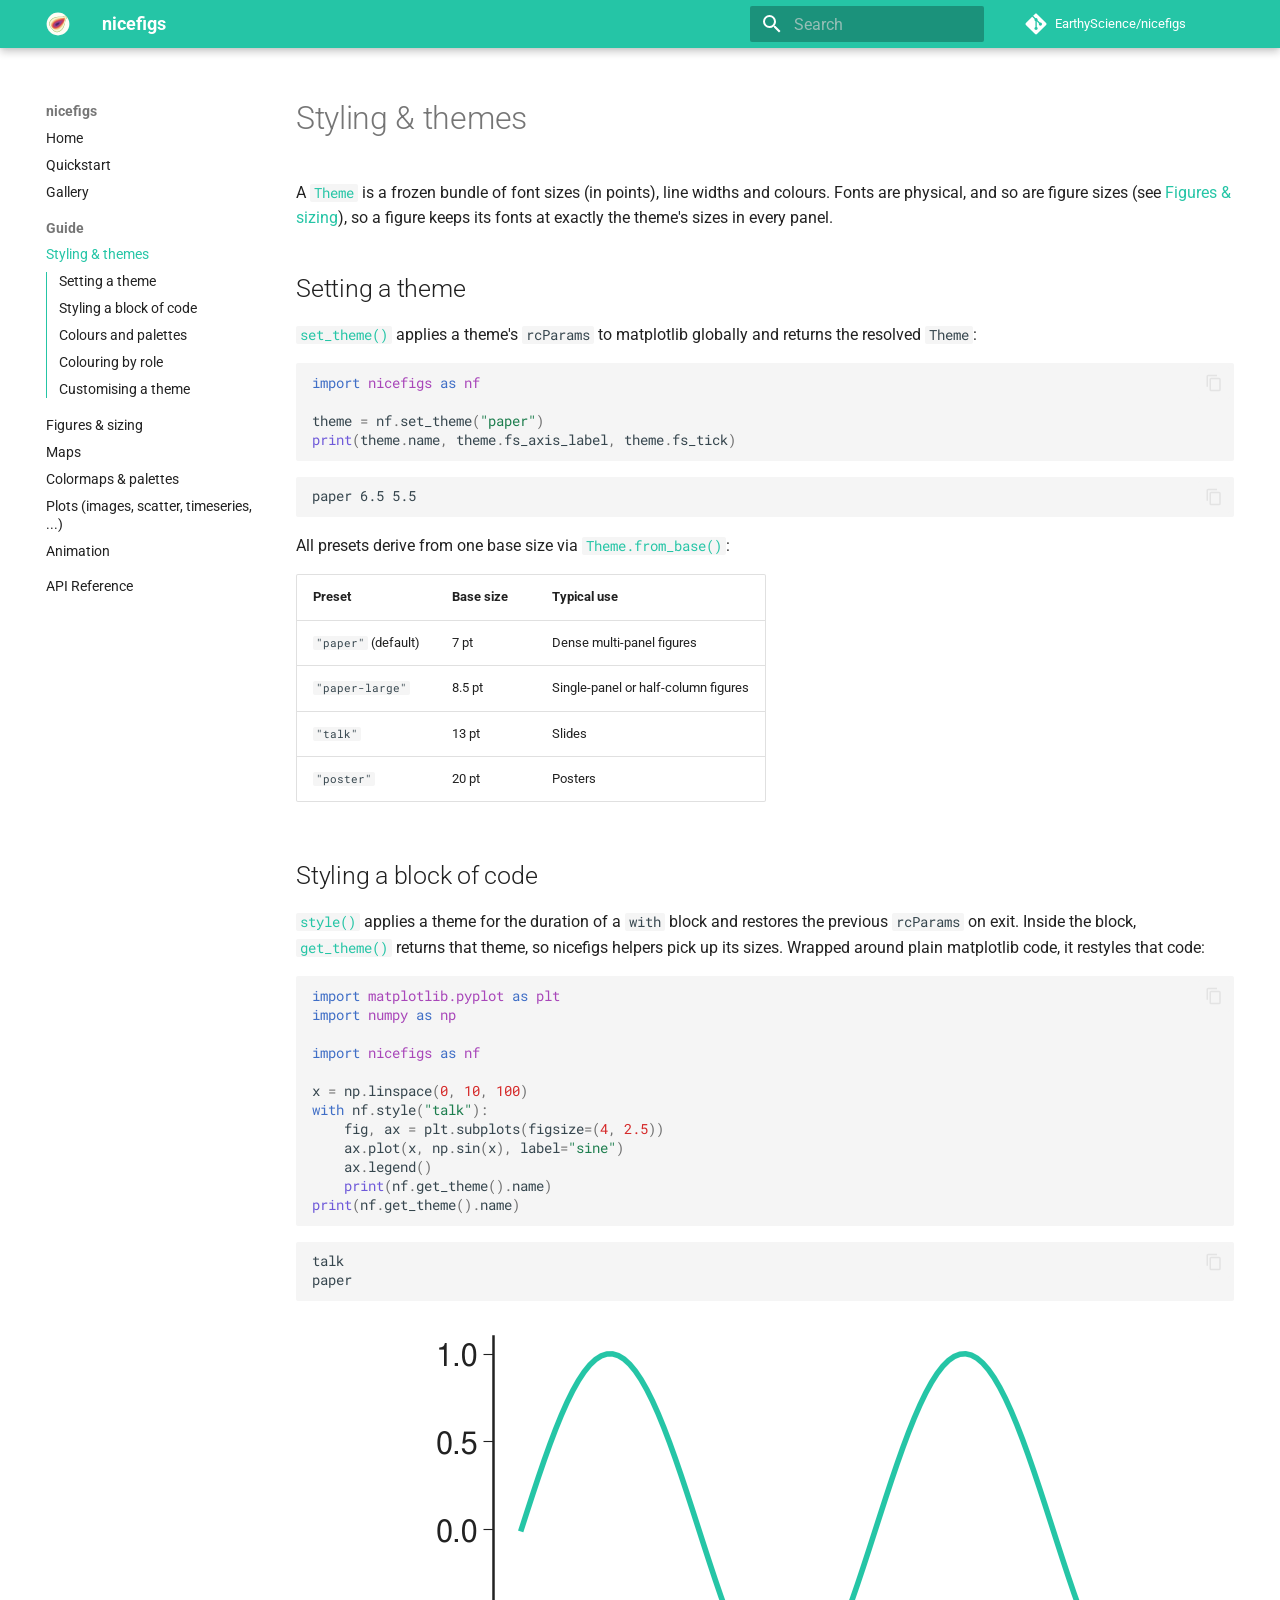
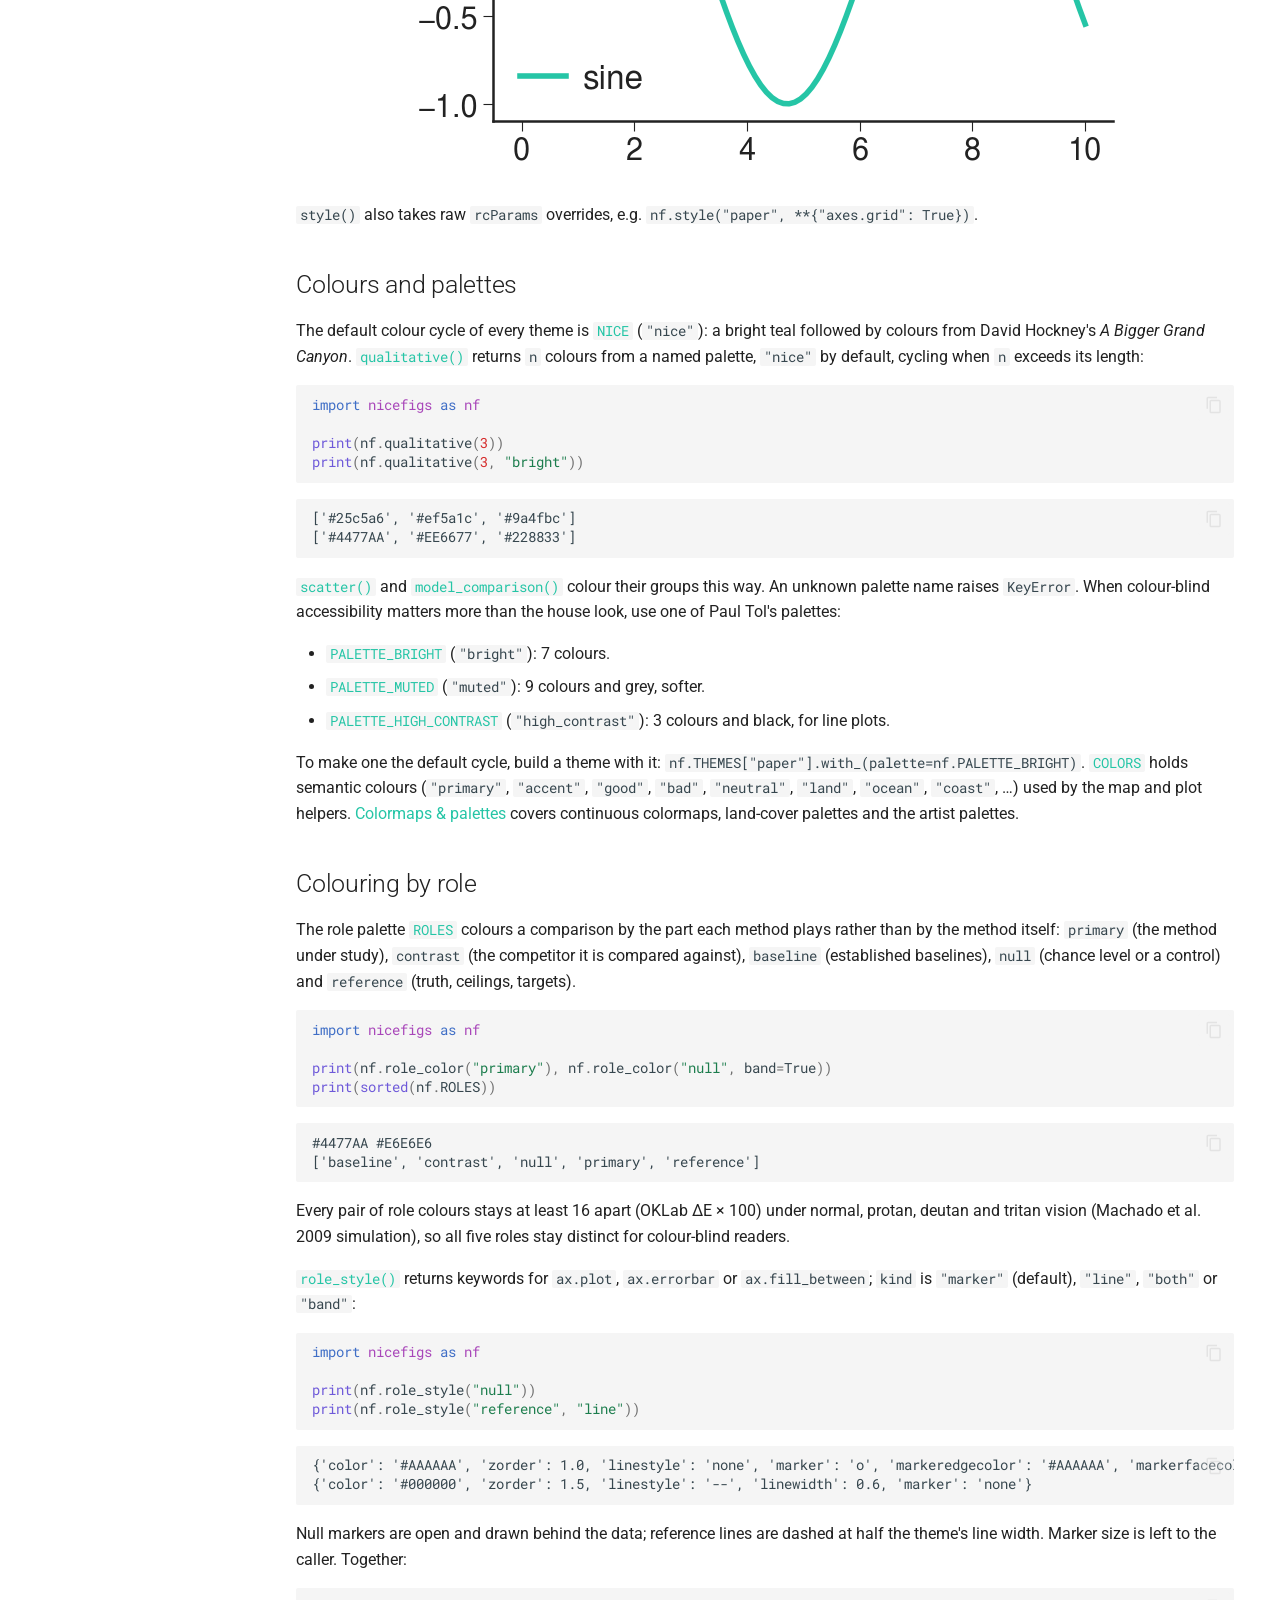
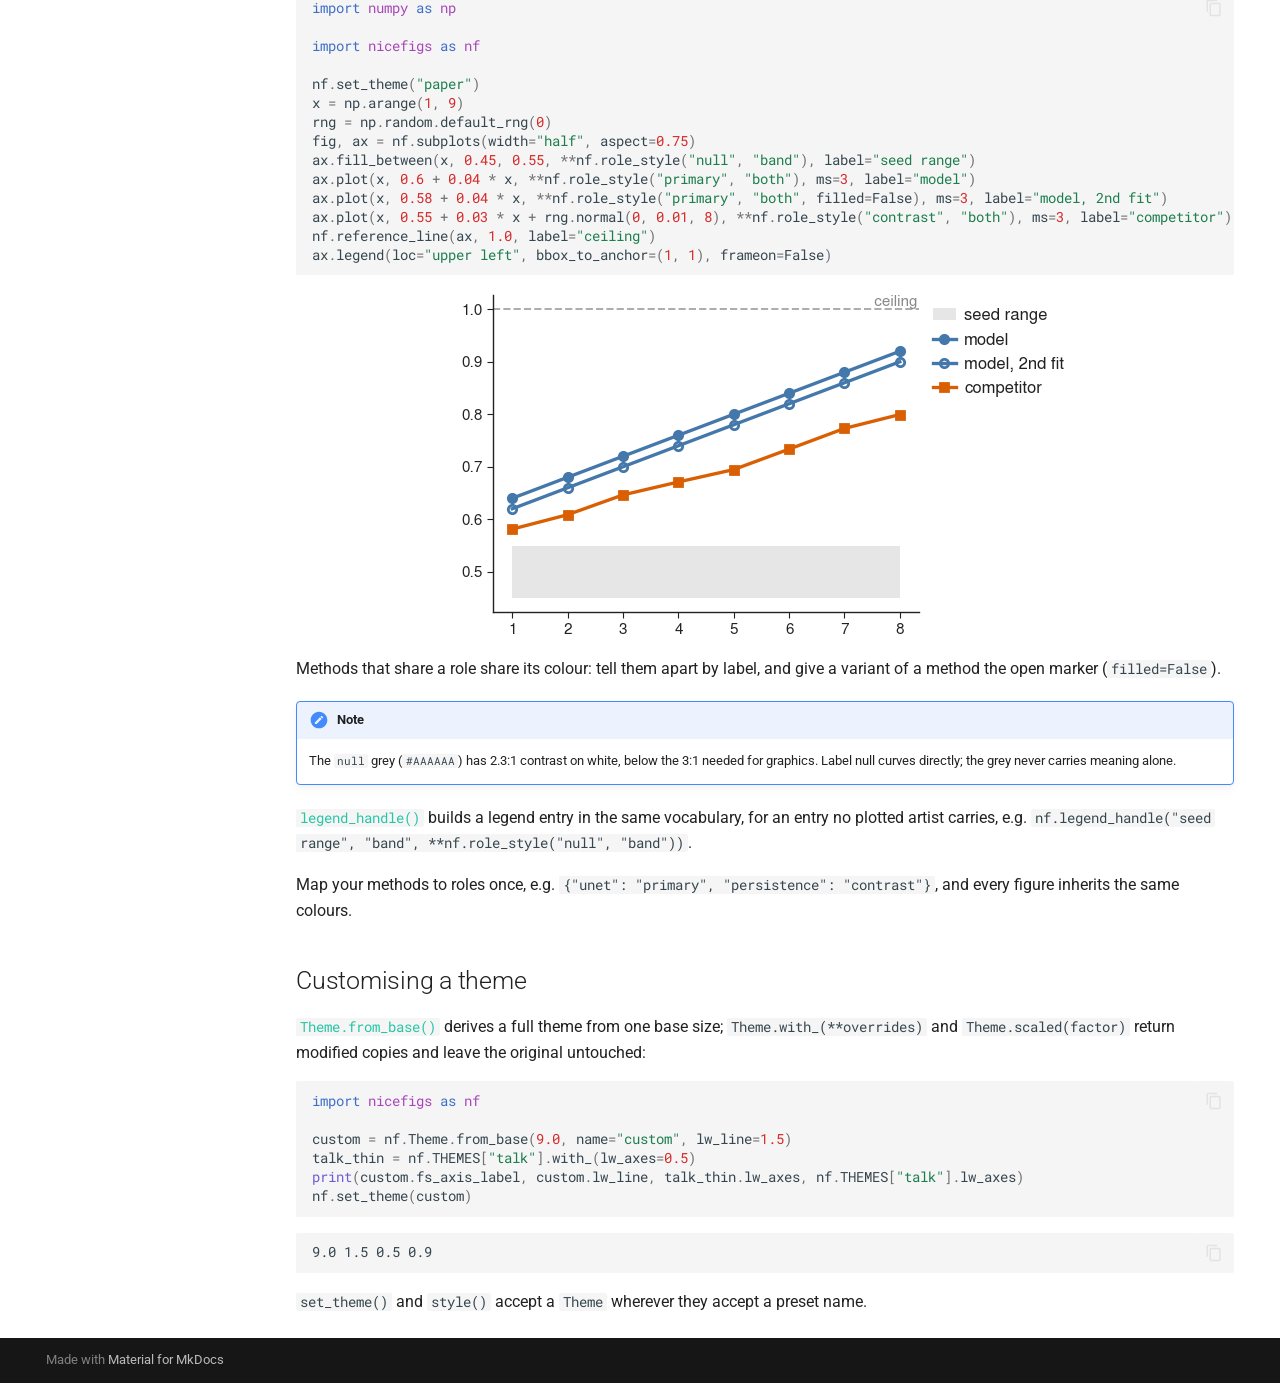
<file: guide/styling/index.html>
<!doctype html>
<html lang="en" class="no-js">
  <head>
    
      <meta charset="utf-8">
      <meta name="viewport" content="width=device-width,initial-scale=1">
      
        <meta name="description" content="Publication-grade, modular matplotlib plotting for geoscience.">
      
      
      
        <link rel="canonical" href="https://earthyscience.github.io/nicefigs/guide/styling/">
      
      
        <link rel="prev" href="../../gallery/">
      
      
        <link rel="next" href="../figures/">
      
      
        
      
      
      <link rel="icon" href="../../assets/logo/favicon.png">
      <meta name="generator" content="mkdocs-1.6.1, mkdocs-material-9.8.2">
    
    
      
        <title>Styling & themes - nicefigs</title>
      
    
    
      <link rel="stylesheet" href="../../assets/stylesheets/main.57a0d79d.min.css">
      
        
        <link rel="stylesheet" href="../../assets/stylesheets/palette.fb2fffe2.min.css">
      
      


    
    
      
    
    
      
        
        
        <link rel="preconnect" href="https://fonts.gstatic.com" crossorigin>
        <link rel="stylesheet" href="https://fonts.googleapis.com/css?family=Roboto:300,300i,400,400i,700,700i%7CRoboto+Mono:400,400i,700,700i&display=fallback">
        <style>:root{--md-text-font:"Roboto";--md-code-font:"Roboto Mono"}</style>
      
    
    
      <link rel="stylesheet" href="../../assets/_mkdocstrings.css">
    
      <link rel="stylesheet" href="../../stylesheets/extra.css">
    
    <script>__md_scope=new URL("../..",location),__md_hash=e=>[...e].reduce(((e,_)=>(e<<5)-e+_.charCodeAt(0)),0),__md_get=(e,_=localStorage,t=__md_scope)=>JSON.parse(_.getItem(t.pathname+"."+e)),__md_set=(e,_,t=localStorage,a=__md_scope)=>{try{t.setItem(a.pathname+"."+e,JSON.stringify(_))}catch(e){}}</script>
    
      

    
    
  </head>
  
  
    
    
    
    
    
    <body dir="ltr" data-md-color-scheme="default" data-md-color-primary="teal" data-md-color-accent="teal">
  
    
    <input class="md-toggle" data-md-toggle="drawer" type="checkbox" id="__drawer" autocomplete="off">
    <input class="md-toggle" data-md-toggle="search" type="checkbox" id="__search" autocomplete="off">
    <label class="md-overlay" for="__drawer"></label>
    <div data-md-component="skip">
      
        
        <a href="#styling-themes" class="md-skip">
          Skip to content
        </a>
      
    </div>
    <div data-md-component="announce">
      
    </div>
    
    
      

  

<header class="md-header md-header--shadow" data-md-component="header">
  <nav class="md-header__inner md-grid" aria-label="Header">
    <a href="../.." title="nicefigs" class="md-header__button md-logo" aria-label="nicefigs" data-md-component="logo">
      
  <img src="../../assets/logo/nicefigs-mark.svg" alt="logo">

    </a>
    <label class="md-header__button md-icon" for="__drawer">
      
      <svg xmlns="http://www.w3.org/2000/svg" viewBox="0 0 24 24"><path d="M3 6h18v2H3zm0 5h18v2H3zm0 5h18v2H3z"/></svg>
    </label>
    <div class="md-header__title" data-md-component="header-title">
      <div class="md-header__ellipsis">
        <div class="md-header__topic">
          <span class="md-ellipsis">
            nicefigs
          </span>
        </div>
        <div class="md-header__topic" data-md-component="header-topic">
          <span class="md-ellipsis">
            
              Styling & themes
            
          </span>
        </div>
      </div>
    </div>
    
      
    
    
    
    
      
      
        <label class="md-header__button md-icon" for="__search">
          
          <svg xmlns="http://www.w3.org/2000/svg" viewBox="0 0 24 24"><path d="M9.5 3A6.5 6.5 0 0 1 16 9.5c0 1.61-.59 3.09-1.56 4.23l.27.27h.79l5 5-1.5 1.5-5-5v-.79l-.27-.27A6.52 6.52 0 0 1 9.5 16 6.5 6.5 0 0 1 3 9.5 6.5 6.5 0 0 1 9.5 3m0 2C7 5 5 7 5 9.5S7 14 9.5 14 14 12 14 9.5 12 5 9.5 5"/></svg>
        </label>
        <div class="md-search" data-md-component="search" role="dialog">
  <label class="md-search__overlay" for="__search"></label>
  <div class="md-search__inner" role="search">
    <form class="md-search__form" name="search">
      <input type="text" class="md-search__input" name="query" aria-label="Search" placeholder="Search" autocapitalize="off" autocorrect="off" autocomplete="off" spellcheck="false" data-md-component="search-query" required>
      <label class="md-search__icon md-icon" for="__search">
        
        <svg xmlns="http://www.w3.org/2000/svg" viewBox="0 0 24 24"><path d="M9.5 3A6.5 6.5 0 0 1 16 9.5c0 1.61-.59 3.09-1.56 4.23l.27.27h.79l5 5-1.5 1.5-5-5v-.79l-.27-.27A6.52 6.52 0 0 1 9.5 16 6.5 6.5 0 0 1 3 9.5 6.5 6.5 0 0 1 9.5 3m0 2C7 5 5 7 5 9.5S7 14 9.5 14 14 12 14 9.5 12 5 9.5 5"/></svg>
        
        <svg xmlns="http://www.w3.org/2000/svg" viewBox="0 0 24 24"><path d="M20 11v2H8l5.5 5.5-1.42 1.42L4.16 12l7.92-7.92L13.5 5.5 8 11z"/></svg>
      </label>
      <nav class="md-search__options" aria-label="Search">
        
        <button type="reset" class="md-search__icon md-icon" title="Clear" aria-label="Clear" tabindex="-1">
          
          <svg xmlns="http://www.w3.org/2000/svg" viewBox="0 0 24 24"><path d="M19 6.41 17.59 5 12 10.59 6.41 5 5 6.41 10.59 12 5 17.59 6.41 19 12 13.41 17.59 19 19 17.59 13.41 12z"/></svg>
        </button>
      </nav>
      
    </form>
    <div class="md-search__output">
      <div class="md-search__scrollwrap" tabindex="0" data-md-scrollfix>
        <div class="md-search-result" data-md-component="search-result">
          <div class="md-search-result__meta">
            Initializing search
          </div>
          <ol class="md-search-result__list" role="presentation"></ol>
        </div>
      </div>
    </div>
  </div>
</div>
      
    
    
      <div class="md-header__source">
        <a href="https://github.com/EarthyScience/nicefigs" title="Go to repository" class="md-source" data-md-component="source">
  <div class="md-source__icon md-icon">
    
    <svg xmlns="http://www.w3.org/2000/svg" viewBox="0 0 448 512"><!--! Font Awesome Free 7.1.0 by @fontawesome - https://fontawesome.com License - https://fontawesome.com/license/free (Icons: CC BY 4.0, Fonts: SIL OFL 1.1, Code: MIT License) Copyright 2025 Fonticons, Inc.--><path d="M439.6 236.1 244 40.5c-5.4-5.5-12.8-8.5-20.4-8.5s-15 3-20.4 8.4L162.5 81l51.5 51.5c27.1-9.1 52.7 16.8 43.4 43.7l49.7 49.7c34.2-11.8 61.2 31 35.5 56.7-26.5 26.5-70.2-2.9-56-37.3L240.3 199v121.9c25.3 12.5 22.3 41.8 9.1 55-6.4 6.4-15.2 10.1-24.3 10.1s-17.8-3.6-24.3-10.1c-17.6-17.6-11.1-46.9 11.2-56v-123c-20.8-8.5-24.6-30.7-18.6-45L142.6 101 8.5 235.1C3 240.6 0 247.9 0 255.5s3 15 8.5 20.4l195.6 195.7c5.4 5.4 12.7 8.4 20.4 8.4s15-3 20.4-8.4l194.7-194.7c5.4-5.4 8.4-12.8 8.4-20.4s-3-15-8.4-20.4"/></svg>
  </div>
  <div class="md-source__repository">
    EarthyScience/nicefigs
  </div>
</a>
      </div>
    
  </nav>
  
</header>
    
    <div class="md-container" data-md-component="container">
      
      
        
          
        
      
      <main class="md-main" data-md-component="main">
        <div class="md-main__inner md-grid">
          
            
              
              <div class="md-sidebar md-sidebar--primary" data-md-component="sidebar" data-md-type="navigation" >
                <div class="md-sidebar__scrollwrap">
                  <div class="md-sidebar__inner">
                    



  

<nav class="md-nav md-nav--primary md-nav--integrated" aria-label="Navigation" data-md-level="0">
  <label class="md-nav__title" for="__drawer">
    <a href="../.." title="nicefigs" class="md-nav__button md-logo" aria-label="nicefigs" data-md-component="logo">
      
  <img src="../../assets/logo/nicefigs-mark.svg" alt="logo">

    </a>
    nicefigs
  </label>
  
    <div class="md-nav__source">
      <a href="https://github.com/EarthyScience/nicefigs" title="Go to repository" class="md-source" data-md-component="source">
  <div class="md-source__icon md-icon">
    
    <svg xmlns="http://www.w3.org/2000/svg" viewBox="0 0 448 512"><!--! Font Awesome Free 7.1.0 by @fontawesome - https://fontawesome.com License - https://fontawesome.com/license/free (Icons: CC BY 4.0, Fonts: SIL OFL 1.1, Code: MIT License) Copyright 2025 Fonticons, Inc.--><path d="M439.6 236.1 244 40.5c-5.4-5.5-12.8-8.5-20.4-8.5s-15 3-20.4 8.4L162.5 81l51.5 51.5c27.1-9.1 52.7 16.8 43.4 43.7l49.7 49.7c34.2-11.8 61.2 31 35.5 56.7-26.5 26.5-70.2-2.9-56-37.3L240.3 199v121.9c25.3 12.5 22.3 41.8 9.1 55-6.4 6.4-15.2 10.1-24.3 10.1s-17.8-3.6-24.3-10.1c-17.6-17.6-11.1-46.9 11.2-56v-123c-20.8-8.5-24.6-30.7-18.6-45L142.6 101 8.5 235.1C3 240.6 0 247.9 0 255.5s3 15 8.5 20.4l195.6 195.7c5.4 5.4 12.7 8.4 20.4 8.4s15-3 20.4-8.4l194.7-194.7c5.4-5.4 8.4-12.8 8.4-20.4s-3-15-8.4-20.4"/></svg>
  </div>
  <div class="md-source__repository">
    EarthyScience/nicefigs
  </div>
</a>
    </div>
  
  <ul class="md-nav__list" data-md-scrollfix>
    
      
      
  
  
  
  
    <li class="md-nav__item">
      <a href="../.." class="md-nav__link">
        
  
  
  <span class="md-ellipsis">
    
  
    Home
  

    
  </span>
  
  

      </a>
    </li>
  

    
      
      
  
  
  
  
    <li class="md-nav__item">
      <a href="../../quickstart/" class="md-nav__link">
        
  
  
  <span class="md-ellipsis">
    
  
    Quickstart
  

    
  </span>
  
  

      </a>
    </li>
  

    
      
      
  
  
  
  
    <li class="md-nav__item">
      <a href="../../gallery/" class="md-nav__link">
        
  
  
  <span class="md-ellipsis">
    
  
    Gallery
  

    
  </span>
  
  

      </a>
    </li>
  

    
      
      
  
  
    
  
  
  
    
    
    
    
      
        
        
      
    
    
    <li class="md-nav__item md-nav__item--active md-nav__item--section md-nav__item--nested">
      
        
        
        <input class="md-nav__toggle md-toggle " type="checkbox" id="__nav_4" checked>
        
          
          <label class="md-nav__link" for="__nav_4" id="__nav_4_label" tabindex="">
            
  
  
  <span class="md-ellipsis">
    
  
    Guide
  

    
  </span>
  
  

            <span class="md-nav__icon md-icon"></span>
          </label>
        
        <nav class="md-nav" data-md-level="1" aria-labelledby="__nav_4_label" aria-expanded="true">
          <label class="md-nav__title" for="__nav_4">
            <span class="md-nav__icon md-icon"></span>
            
  
    Guide
  

          </label>
          <ul class="md-nav__list" data-md-scrollfix>
            
              
                
  
  
    
  
  
  
    <li class="md-nav__item md-nav__item--active">
      
      <input class="md-nav__toggle md-toggle" type="checkbox" id="__toc">
      
      
        
      
      
        <label class="md-nav__link md-nav__link--active" for="__toc">
          
  
  
  <span class="md-ellipsis">
    
  
    Styling & themes
  

    
  </span>
  
  

          <span class="md-nav__icon md-icon"></span>
        </label>
      
      <a href="./" class="md-nav__link md-nav__link--active">
        
  
  
  <span class="md-ellipsis">
    
  
    Styling & themes
  

    
  </span>
  
  

      </a>
      
        

<nav class="md-nav md-nav--secondary" aria-label="Table of contents">
  
  
  
    
  
  
    <label class="md-nav__title" for="__toc">
      <span class="md-nav__icon md-icon"></span>
      Table of contents
    </label>
    <ul class="md-nav__list" data-md-component="toc" data-md-scrollfix>
      
        <li class="md-nav__item">
  <a href="#setting-a-theme" class="md-nav__link">
    <span class="md-ellipsis">
      
        Setting a theme
      
    </span>
  </a>
  
</li>
      
        <li class="md-nav__item">
  <a href="#styling-a-block-of-code" class="md-nav__link">
    <span class="md-ellipsis">
      
        Styling a block of code
      
    </span>
  </a>
  
</li>
      
        <li class="md-nav__item">
  <a href="#colours-and-palettes" class="md-nav__link">
    <span class="md-ellipsis">
      
        Colours and palettes
      
    </span>
  </a>
  
</li>
      
        <li class="md-nav__item">
  <a href="#colouring-by-role" class="md-nav__link">
    <span class="md-ellipsis">
      
        Colouring by role
      
    </span>
  </a>
  
</li>
      
        <li class="md-nav__item">
  <a href="#customising-a-theme" class="md-nav__link">
    <span class="md-ellipsis">
      
        Customising a theme
      
    </span>
  </a>
  
</li>
      
    </ul>
  
</nav>
      
    </li>
  

              
            
              
                
  
  
  
  
    <li class="md-nav__item">
      <a href="../figures/" class="md-nav__link">
        
  
  
  <span class="md-ellipsis">
    
  
    Figures & sizing
  

    
  </span>
  
  

      </a>
    </li>
  

              
            
              
                
  
  
  
  
    <li class="md-nav__item">
      <a href="../maps/" class="md-nav__link">
        
  
  
  <span class="md-ellipsis">
    
  
    Maps
  

    
  </span>
  
  

      </a>
    </li>
  

              
            
              
                
  
  
  
  
    <li class="md-nav__item">
      <a href="../colormaps/" class="md-nav__link">
        
  
  
  <span class="md-ellipsis">
    
  
    Colormaps & palettes
  

    
  </span>
  
  

      </a>
    </li>
  

              
            
              
                
  
  
  
  
    <li class="md-nav__item">
      <a href="../plots/" class="md-nav__link">
        
  
  
  <span class="md-ellipsis">
    
  
    Plots (images, scatter, timeseries, ...)
  

    
  </span>
  
  

      </a>
    </li>
  

              
            
              
                
  
  
  
  
    <li class="md-nav__item">
      <a href="../animation/" class="md-nav__link">
        
  
  
  <span class="md-ellipsis">
    
  
    Animation
  

    
  </span>
  
  

      </a>
    </li>
  

              
            
          </ul>
        </nav>
      
    </li>
  

    
      
      
  
  
  
  
    <li class="md-nav__item">
      <a href="../../api/" class="md-nav__link">
        
  
  
  <span class="md-ellipsis">
    
  
    API Reference
  

    
  </span>
  
  

      </a>
    </li>
  

    
  </ul>
</nav>
                  </div>
                </div>
              </div>
            
            
          
          
            <div class="md-content" data-md-component="content">
              
              <article class="md-content__inner md-typeset">
                
                  


  
  


<h1 id="styling-themes">Styling &amp; themes<a class="headerlink" href="#styling-themes" title="Permanent link">&para;</a></h1>
<p>A <a class="autorefs autorefs-internal" title="Theme


  
      dataclass
  " href="../../api/#nicefigs.style.Theme"><code>Theme</code></a> is a frozen bundle of font sizes (in
points), line widths and colours. Fonts are physical, and so are figure sizes
(see <a href="../figures/">Figures &amp; sizing</a>), so a figure keeps its fonts at exactly
the theme's sizes in every panel.</p>
<h2 id="setting-a-theme">Setting a theme<a class="headerlink" href="#setting-a-theme" title="Permanent link">&para;</a></h2>
<p><a class="autorefs autorefs-internal" title="set_theme" href="../../api/#nicefigs.style.set_theme"><code>set_theme()</code></a> applies a theme's <code>rcParams</code> to matplotlib
globally and returns the resolved <code>Theme</code>:</p>
<div class="highlight"><pre><span></span><code><a id="__codelineno-0-1" name="__codelineno-0-1" href="#__codelineno-0-1"></a><span class="kn">import</span><span class="w"> </span><span class="nn">nicefigs</span><span class="w"> </span><span class="k">as</span><span class="w"> </span><span class="nn">nf</span>
<a id="__codelineno-0-2" name="__codelineno-0-2" href="#__codelineno-0-2"></a>
<a id="__codelineno-0-3" name="__codelineno-0-3" href="#__codelineno-0-3"></a><span class="n">theme</span> <span class="o">=</span> <span class="n">nf</span><span class="o">.</span><span class="n">set_theme</span><span class="p">(</span><span class="s2">"paper"</span><span class="p">)</span>
<a id="__codelineno-0-4" name="__codelineno-0-4" href="#__codelineno-0-4"></a><span class="nb">print</span><span class="p">(</span><span class="n">theme</span><span class="o">.</span><span class="n">name</span><span class="p">,</span> <span class="n">theme</span><span class="o">.</span><span class="n">fs_axis_label</span><span class="p">,</span> <span class="n">theme</span><span class="o">.</span><span class="n">fs_tick</span><span class="p">)</span>
</code></pre></div>
<div class="highlight"><pre><span></span><code><a id="__codelineno-1-1" name="__codelineno-1-1" href="#__codelineno-1-1"></a>paper 6.5 5.5
</code></pre></div>
<p>All presets derive from one base size via
<a class="autorefs autorefs-internal" title="from_base


  
      classmethod
  " href="../../api/#nicefigs.style.Theme.from_base"><code>Theme.from_base()</code></a>:</p>
<table>
<thead>
<tr>
<th>Preset</th>
<th>Base size</th>
<th>Typical use</th>
</tr>
</thead>
<tbody>
<tr>
<td><code>"paper"</code> (default)</td>
<td>7 pt</td>
<td>Dense multi-panel figures</td>
</tr>
<tr>
<td><code>"paper-large"</code></td>
<td>8.5 pt</td>
<td>Single-panel or half-column figures</td>
</tr>
<tr>
<td><code>"talk"</code></td>
<td>13 pt</td>
<td>Slides</td>
</tr>
<tr>
<td><code>"poster"</code></td>
<td>20 pt</td>
<td>Posters</td>
</tr>
</tbody>
</table>
<h2 id="styling-a-block-of-code">Styling a block of code<a class="headerlink" href="#styling-a-block-of-code" title="Permanent link">&para;</a></h2>
<p><a class="autorefs autorefs-internal" title="style" href="../../api/#nicefigs.style.style"><code>style()</code></a> applies a theme for the duration of a <code>with</code>
block and restores the previous <code>rcParams</code> on exit. Inside the block,
<a class="autorefs autorefs-internal" title="get_theme" href="../../api/#nicefigs.style.get_theme"><code>get_theme()</code></a> returns that theme, so nicefigs helpers
pick up its sizes. Wrapped around plain matplotlib code, it restyles that code:</p>
<div class="highlight"><pre><span></span><code><a id="__codelineno-2-1" name="__codelineno-2-1" href="#__codelineno-2-1"></a><span class="kn">import</span><span class="w"> </span><span class="nn">matplotlib.pyplot</span><span class="w"> </span><span class="k">as</span><span class="w"> </span><span class="nn">plt</span>
<a id="__codelineno-2-2" name="__codelineno-2-2" href="#__codelineno-2-2"></a><span class="kn">import</span><span class="w"> </span><span class="nn">numpy</span><span class="w"> </span><span class="k">as</span><span class="w"> </span><span class="nn">np</span>
<a id="__codelineno-2-3" name="__codelineno-2-3" href="#__codelineno-2-3"></a>
<a id="__codelineno-2-4" name="__codelineno-2-4" href="#__codelineno-2-4"></a><span class="kn">import</span><span class="w"> </span><span class="nn">nicefigs</span><span class="w"> </span><span class="k">as</span><span class="w"> </span><span class="nn">nf</span>
<a id="__codelineno-2-5" name="__codelineno-2-5" href="#__codelineno-2-5"></a>
<a id="__codelineno-2-6" name="__codelineno-2-6" href="#__codelineno-2-6"></a><span class="n">x</span> <span class="o">=</span> <span class="n">np</span><span class="o">.</span><span class="n">linspace</span><span class="p">(</span><span class="mi">0</span><span class="p">,</span> <span class="mi">10</span><span class="p">,</span> <span class="mi">100</span><span class="p">)</span>
<a id="__codelineno-2-7" name="__codelineno-2-7" href="#__codelineno-2-7"></a><span class="k">with</span> <span class="n">nf</span><span class="o">.</span><span class="n">style</span><span class="p">(</span><span class="s2">"talk"</span><span class="p">):</span>
<a id="__codelineno-2-8" name="__codelineno-2-8" href="#__codelineno-2-8"></a>    <span class="n">fig</span><span class="p">,</span> <span class="n">ax</span> <span class="o">=</span> <span class="n">plt</span><span class="o">.</span><span class="n">subplots</span><span class="p">(</span><span class="n">figsize</span><span class="o">=</span><span class="p">(</span><span class="mi">4</span><span class="p">,</span> <span class="mf">2.5</span><span class="p">))</span>
<a id="__codelineno-2-9" name="__codelineno-2-9" href="#__codelineno-2-9"></a>    <span class="n">ax</span><span class="o">.</span><span class="n">plot</span><span class="p">(</span><span class="n">x</span><span class="p">,</span> <span class="n">np</span><span class="o">.</span><span class="n">sin</span><span class="p">(</span><span class="n">x</span><span class="p">),</span> <span class="n">label</span><span class="o">=</span><span class="s2">"sine"</span><span class="p">)</span>
<a id="__codelineno-2-10" name="__codelineno-2-10" href="#__codelineno-2-10"></a>    <span class="n">ax</span><span class="o">.</span><span class="n">legend</span><span class="p">()</span>
<a id="__codelineno-2-11" name="__codelineno-2-11" href="#__codelineno-2-11"></a>    <span class="nb">print</span><span class="p">(</span><span class="n">nf</span><span class="o">.</span><span class="n">get_theme</span><span class="p">()</span><span class="o">.</span><span class="n">name</span><span class="p">)</span>
<a id="__codelineno-2-12" name="__codelineno-2-12" href="#__codelineno-2-12"></a><span class="nb">print</span><span class="p">(</span><span class="n">nf</span><span class="o">.</span><span class="n">get_theme</span><span class="p">()</span><span class="o">.</span><span class="n">name</span><span class="p">)</span>
</code></pre></div>
<div class="highlight"><pre><span></span><code><a id="__codelineno-3-1" name="__codelineno-3-1" href="#__codelineno-3-1"></a>talk
<a id="__codelineno-3-2" name="__codelineno-3-2" href="#__codelineno-3-2"></a>paper
</code></pre></div>
<p><img alt="A plain matplotlib plot in the talk theme" src="../../assets/guide/styling-talk.png" /></p>
<p><code>style()</code> also takes raw <code>rcParams</code> overrides, e.g.
<code>nf.style("paper", **{"axes.grid": True})</code>.</p>
<h2 id="colours-and-palettes">Colours and palettes<a class="headerlink" href="#colours-and-palettes" title="Permanent link">&para;</a></h2>
<p>The default colour cycle of every theme is <a class="autorefs autorefs-internal" title="NICE


  
      module-attribute
  " href="../../api/#nicefigs.artists.NICE"><code>NICE</code></a>
(<code>"nice"</code>): a bright teal followed by colours from David Hockney's <em>A Bigger
Grand Canyon</em>. <a class="autorefs autorefs-internal" title="qualitative" href="../../api/#nicefigs.palettes.qualitative"><code>qualitative()</code></a> returns <code>n</code> colours
from a named palette, <code>"nice"</code> by default, cycling when <code>n</code> exceeds its length:</p>
<div class="highlight"><pre><span></span><code><a id="__codelineno-4-1" name="__codelineno-4-1" href="#__codelineno-4-1"></a><span class="kn">import</span><span class="w"> </span><span class="nn">nicefigs</span><span class="w"> </span><span class="k">as</span><span class="w"> </span><span class="nn">nf</span>
<a id="__codelineno-4-2" name="__codelineno-4-2" href="#__codelineno-4-2"></a>
<a id="__codelineno-4-3" name="__codelineno-4-3" href="#__codelineno-4-3"></a><span class="nb">print</span><span class="p">(</span><span class="n">nf</span><span class="o">.</span><span class="n">qualitative</span><span class="p">(</span><span class="mi">3</span><span class="p">))</span>
<a id="__codelineno-4-4" name="__codelineno-4-4" href="#__codelineno-4-4"></a><span class="nb">print</span><span class="p">(</span><span class="n">nf</span><span class="o">.</span><span class="n">qualitative</span><span class="p">(</span><span class="mi">3</span><span class="p">,</span> <span class="s2">"bright"</span><span class="p">))</span>
</code></pre></div>
<div class="highlight"><pre><span></span><code><a id="__codelineno-5-1" name="__codelineno-5-1" href="#__codelineno-5-1"></a>['#25c5a6', '#ef5a1c', '#9a4fbc']
<a id="__codelineno-5-2" name="__codelineno-5-2" href="#__codelineno-5-2"></a>['#4477AA', '#EE6677', '#228833']
</code></pre></div>
<p><a class="autorefs autorefs-internal" title="scatter" href="../../api/#nicefigs.scatter"><code>scatter()</code></a> and
<a class="autorefs autorefs-internal" title="model_comparison" href="../../api/#nicefigs.comparison.model_comparison"><code>model_comparison()</code></a> colour their groups this way.
An unknown palette name raises <code>KeyError</code>. When colour-blind accessibility
matters more than the house look, use one of Paul Tol's palettes:</p>
<ul>
<li><a class="autorefs autorefs-internal" title="PALETTE_BRIGHT


  
      module-attribute
  " href="../../api/#nicefigs.style.PALETTE_BRIGHT"><code>PALETTE_BRIGHT</code></a> (<code>"bright"</code>): 7 colours.</li>
<li><a class="autorefs autorefs-internal" title="PALETTE_MUTED


  
      module-attribute
  " href="../../api/#nicefigs.style.PALETTE_MUTED"><code>PALETTE_MUTED</code></a> (<code>"muted"</code>): 9 colours and grey, softer.</li>
<li><a class="autorefs autorefs-internal" title="PALETTE_HIGH_CONTRAST


  
      module-attribute
  " href="../../api/#nicefigs.style.PALETTE_HIGH_CONTRAST"><code>PALETTE_HIGH_CONTRAST</code></a> (<code>"high_contrast"</code>):
  3 colours and black, for line plots.</li>
</ul>
<p>To make one the default cycle, build a theme with it:
<code>nf.THEMES["paper"].with_(palette=nf.PALETTE_BRIGHT)</code>.
<a class="autorefs autorefs-internal" title="COLORS


  
      module-attribute
  " href="../../api/#nicefigs.style.COLORS"><code>COLORS</code></a> holds semantic colours (<code>"primary"</code>, <code>"accent"</code>,
<code>"good"</code>, <code>"bad"</code>, <code>"neutral"</code>, <code>"land"</code>, <code>"ocean"</code>, <code>"coast"</code>, …) used by
the map and plot helpers. <a href="../colormaps/">Colormaps &amp; palettes</a> covers
continuous colormaps, land-cover palettes and the artist palettes.</p>
<h2 id="colouring-by-role">Colouring by role<a class="headerlink" href="#colouring-by-role" title="Permanent link">&para;</a></h2>
<p>The role palette <a class="autorefs autorefs-internal" title="ROLES


  
      module-attribute
  " href="../../api/#nicefigs.palettes.ROLES"><code>ROLES</code></a> colours a comparison by the part
each method plays rather than by the method itself: <code>primary</code> (the method under
study), <code>contrast</code> (the competitor it is compared against), <code>baseline</code>
(established baselines), <code>null</code> (chance level or a control) and <code>reference</code>
(truth, ceilings, targets).</p>
<div class="highlight"><pre><span></span><code><a id="__codelineno-6-1" name="__codelineno-6-1" href="#__codelineno-6-1"></a><span class="kn">import</span><span class="w"> </span><span class="nn">nicefigs</span><span class="w"> </span><span class="k">as</span><span class="w"> </span><span class="nn">nf</span>
<a id="__codelineno-6-2" name="__codelineno-6-2" href="#__codelineno-6-2"></a>
<a id="__codelineno-6-3" name="__codelineno-6-3" href="#__codelineno-6-3"></a><span class="nb">print</span><span class="p">(</span><span class="n">nf</span><span class="o">.</span><span class="n">role_color</span><span class="p">(</span><span class="s2">"primary"</span><span class="p">),</span> <span class="n">nf</span><span class="o">.</span><span class="n">role_color</span><span class="p">(</span><span class="s2">"null"</span><span class="p">,</span> <span class="n">band</span><span class="o">=</span><span class="kc">True</span><span class="p">))</span>
<a id="__codelineno-6-4" name="__codelineno-6-4" href="#__codelineno-6-4"></a><span class="nb">print</span><span class="p">(</span><span class="nb">sorted</span><span class="p">(</span><span class="n">nf</span><span class="o">.</span><span class="n">ROLES</span><span class="p">))</span>
</code></pre></div>
<div class="highlight"><pre><span></span><code><a id="__codelineno-7-1" name="__codelineno-7-1" href="#__codelineno-7-1"></a>#4477AA #E6E6E6
<a id="__codelineno-7-2" name="__codelineno-7-2" href="#__codelineno-7-2"></a>['baseline', 'contrast', 'null', 'primary', 'reference']
</code></pre></div>
<p>Every pair of role colours stays at least 16 apart (OKLab ΔE × 100) under
normal, protan, deutan and tritan vision (Machado et al. 2009 simulation), so
all five roles stay distinct for colour-blind readers.</p>
<p><a class="autorefs autorefs-internal" title="role_style" href="../../api/#nicefigs.palettes.role_style"><code>role_style()</code></a> returns keywords for <code>ax.plot</code>,
<code>ax.errorbar</code> or <code>ax.fill_between</code>; <code>kind</code> is <code>"marker"</code> (default), <code>"line"</code>,
<code>"both"</code> or <code>"band"</code>:</p>
<div class="highlight"><pre><span></span><code><a id="__codelineno-8-1" name="__codelineno-8-1" href="#__codelineno-8-1"></a><span class="kn">import</span><span class="w"> </span><span class="nn">nicefigs</span><span class="w"> </span><span class="k">as</span><span class="w"> </span><span class="nn">nf</span>
<a id="__codelineno-8-2" name="__codelineno-8-2" href="#__codelineno-8-2"></a>
<a id="__codelineno-8-3" name="__codelineno-8-3" href="#__codelineno-8-3"></a><span class="nb">print</span><span class="p">(</span><span class="n">nf</span><span class="o">.</span><span class="n">role_style</span><span class="p">(</span><span class="s2">"null"</span><span class="p">))</span>
<a id="__codelineno-8-4" name="__codelineno-8-4" href="#__codelineno-8-4"></a><span class="nb">print</span><span class="p">(</span><span class="n">nf</span><span class="o">.</span><span class="n">role_style</span><span class="p">(</span><span class="s2">"reference"</span><span class="p">,</span> <span class="s2">"line"</span><span class="p">))</span>
</code></pre></div>
<div class="highlight"><pre><span></span><code><a id="__codelineno-9-1" name="__codelineno-9-1" href="#__codelineno-9-1"></a>{'color': '#AAAAAA', 'zorder': 1.0, 'linestyle': 'none', 'marker': 'o', 'markeredgecolor': '#AAAAAA', 'markerfacecolor': 'none'}
<a id="__codelineno-9-2" name="__codelineno-9-2" href="#__codelineno-9-2"></a>{'color': '#000000', 'zorder': 1.5, 'linestyle': '--', 'linewidth': 0.6, 'marker': 'none'}
</code></pre></div>
<p>Null markers are open and drawn behind the data; reference lines are dashed at
half the theme's line width. Marker size is left to the caller. Together:</p>
<div class="highlight"><pre><span></span><code><a id="__codelineno-10-1" name="__codelineno-10-1" href="#__codelineno-10-1"></a><span class="kn">import</span><span class="w"> </span><span class="nn">numpy</span><span class="w"> </span><span class="k">as</span><span class="w"> </span><span class="nn">np</span>
<a id="__codelineno-10-2" name="__codelineno-10-2" href="#__codelineno-10-2"></a>
<a id="__codelineno-10-3" name="__codelineno-10-3" href="#__codelineno-10-3"></a><span class="kn">import</span><span class="w"> </span><span class="nn">nicefigs</span><span class="w"> </span><span class="k">as</span><span class="w"> </span><span class="nn">nf</span>
<a id="__codelineno-10-4" name="__codelineno-10-4" href="#__codelineno-10-4"></a>
<a id="__codelineno-10-5" name="__codelineno-10-5" href="#__codelineno-10-5"></a><span class="n">nf</span><span class="o">.</span><span class="n">set_theme</span><span class="p">(</span><span class="s2">"paper"</span><span class="p">)</span>
<a id="__codelineno-10-6" name="__codelineno-10-6" href="#__codelineno-10-6"></a><span class="n">x</span> <span class="o">=</span> <span class="n">np</span><span class="o">.</span><span class="n">arange</span><span class="p">(</span><span class="mi">1</span><span class="p">,</span> <span class="mi">9</span><span class="p">)</span>
<a id="__codelineno-10-7" name="__codelineno-10-7" href="#__codelineno-10-7"></a><span class="n">rng</span> <span class="o">=</span> <span class="n">np</span><span class="o">.</span><span class="n">random</span><span class="o">.</span><span class="n">default_rng</span><span class="p">(</span><span class="mi">0</span><span class="p">)</span>
<a id="__codelineno-10-8" name="__codelineno-10-8" href="#__codelineno-10-8"></a><span class="n">fig</span><span class="p">,</span> <span class="n">ax</span> <span class="o">=</span> <span class="n">nf</span><span class="o">.</span><span class="n">subplots</span><span class="p">(</span><span class="n">width</span><span class="o">=</span><span class="s2">"half"</span><span class="p">,</span> <span class="n">aspect</span><span class="o">=</span><span class="mf">0.75</span><span class="p">)</span>
<a id="__codelineno-10-9" name="__codelineno-10-9" href="#__codelineno-10-9"></a><span class="n">ax</span><span class="o">.</span><span class="n">fill_between</span><span class="p">(</span><span class="n">x</span><span class="p">,</span> <span class="mf">0.45</span><span class="p">,</span> <span class="mf">0.55</span><span class="p">,</span> <span class="o">**</span><span class="n">nf</span><span class="o">.</span><span class="n">role_style</span><span class="p">(</span><span class="s2">"null"</span><span class="p">,</span> <span class="s2">"band"</span><span class="p">),</span> <span class="n">label</span><span class="o">=</span><span class="s2">"seed range"</span><span class="p">)</span>
<a id="__codelineno-10-10" name="__codelineno-10-10" href="#__codelineno-10-10"></a><span class="n">ax</span><span class="o">.</span><span class="n">plot</span><span class="p">(</span><span class="n">x</span><span class="p">,</span> <span class="mf">0.6</span> <span class="o">+</span> <span class="mf">0.04</span> <span class="o">*</span> <span class="n">x</span><span class="p">,</span> <span class="o">**</span><span class="n">nf</span><span class="o">.</span><span class="n">role_style</span><span class="p">(</span><span class="s2">"primary"</span><span class="p">,</span> <span class="s2">"both"</span><span class="p">),</span> <span class="n">ms</span><span class="o">=</span><span class="mi">3</span><span class="p">,</span> <span class="n">label</span><span class="o">=</span><span class="s2">"model"</span><span class="p">)</span>
<a id="__codelineno-10-11" name="__codelineno-10-11" href="#__codelineno-10-11"></a><span class="n">ax</span><span class="o">.</span><span class="n">plot</span><span class="p">(</span><span class="n">x</span><span class="p">,</span> <span class="mf">0.58</span> <span class="o">+</span> <span class="mf">0.04</span> <span class="o">*</span> <span class="n">x</span><span class="p">,</span> <span class="o">**</span><span class="n">nf</span><span class="o">.</span><span class="n">role_style</span><span class="p">(</span><span class="s2">"primary"</span><span class="p">,</span> <span class="s2">"both"</span><span class="p">,</span> <span class="n">filled</span><span class="o">=</span><span class="kc">False</span><span class="p">),</span> <span class="n">ms</span><span class="o">=</span><span class="mi">3</span><span class="p">,</span> <span class="n">label</span><span class="o">=</span><span class="s2">"model, 2nd fit"</span><span class="p">)</span>
<a id="__codelineno-10-12" name="__codelineno-10-12" href="#__codelineno-10-12"></a><span class="n">ax</span><span class="o">.</span><span class="n">plot</span><span class="p">(</span><span class="n">x</span><span class="p">,</span> <span class="mf">0.55</span> <span class="o">+</span> <span class="mf">0.03</span> <span class="o">*</span> <span class="n">x</span> <span class="o">+</span> <span class="n">rng</span><span class="o">.</span><span class="n">normal</span><span class="p">(</span><span class="mi">0</span><span class="p">,</span> <span class="mf">0.01</span><span class="p">,</span> <span class="mi">8</span><span class="p">),</span> <span class="o">**</span><span class="n">nf</span><span class="o">.</span><span class="n">role_style</span><span class="p">(</span><span class="s2">"contrast"</span><span class="p">,</span> <span class="s2">"both"</span><span class="p">),</span> <span class="n">ms</span><span class="o">=</span><span class="mi">3</span><span class="p">,</span> <span class="n">label</span><span class="o">=</span><span class="s2">"competitor"</span><span class="p">)</span>
<a id="__codelineno-10-13" name="__codelineno-10-13" href="#__codelineno-10-13"></a><span class="n">nf</span><span class="o">.</span><span class="n">reference_line</span><span class="p">(</span><span class="n">ax</span><span class="p">,</span> <span class="mf">1.0</span><span class="p">,</span> <span class="n">label</span><span class="o">=</span><span class="s2">"ceiling"</span><span class="p">)</span>
<a id="__codelineno-10-14" name="__codelineno-10-14" href="#__codelineno-10-14"></a><span class="n">ax</span><span class="o">.</span><span class="n">legend</span><span class="p">(</span><span class="n">loc</span><span class="o">=</span><span class="s2">"upper left"</span><span class="p">,</span> <span class="n">bbox_to_anchor</span><span class="o">=</span><span class="p">(</span><span class="mi">1</span><span class="p">,</span> <span class="mi">1</span><span class="p">),</span> <span class="n">frameon</span><span class="o">=</span><span class="kc">False</span><span class="p">)</span>
</code></pre></div>
<p><img alt="Methods coloured by role" src="../../assets/guide/styling-roles.png" /></p>
<p>Methods that share a role share its colour: tell them apart by label, and give
a variant of a method the open marker (<code>filled=False</code>).</p>
<div class="admonition note">
<p class="admonition-title">Note</p>
<p>The <code>null</code> grey (<code>#AAAAAA</code>) has 2.3:1 contrast on white, below the 3:1
needed for graphics. Label null curves directly; the grey never carries
meaning alone.</p>
</div>
<p><a class="autorefs autorefs-internal" title="legend_handle" href="../../api/#nicefigs.palettes.legend_handle"><code>legend_handle()</code></a> builds a legend entry in the same
vocabulary, for an entry no plotted artist carries, e.g.
<code>nf.legend_handle("seed range", "band", **nf.role_style("null", "band"))</code>.</p>
<p>Map your methods to roles once, e.g. <code>{"unet": "primary", "persistence":
"contrast"}</code>, and every figure inherits the same colours.</p>
<h2 id="customising-a-theme">Customising a theme<a class="headerlink" href="#customising-a-theme" title="Permanent link">&para;</a></h2>
<p><a class="autorefs autorefs-internal" title="from_base


  
      classmethod
  " href="../../api/#nicefigs.style.Theme.from_base"><code>Theme.from_base()</code></a> derives a full theme from
one base size; <code>Theme.with_(**overrides)</code> and <code>Theme.scaled(factor)</code> return
modified copies and leave the original untouched:</p>
<div class="highlight"><pre><span></span><code><a id="__codelineno-11-1" name="__codelineno-11-1" href="#__codelineno-11-1"></a><span class="kn">import</span><span class="w"> </span><span class="nn">nicefigs</span><span class="w"> </span><span class="k">as</span><span class="w"> </span><span class="nn">nf</span>
<a id="__codelineno-11-2" name="__codelineno-11-2" href="#__codelineno-11-2"></a>
<a id="__codelineno-11-3" name="__codelineno-11-3" href="#__codelineno-11-3"></a><span class="n">custom</span> <span class="o">=</span> <span class="n">nf</span><span class="o">.</span><span class="n">Theme</span><span class="o">.</span><span class="n">from_base</span><span class="p">(</span><span class="mf">9.0</span><span class="p">,</span> <span class="n">name</span><span class="o">=</span><span class="s2">"custom"</span><span class="p">,</span> <span class="n">lw_line</span><span class="o">=</span><span class="mf">1.5</span><span class="p">)</span>
<a id="__codelineno-11-4" name="__codelineno-11-4" href="#__codelineno-11-4"></a><span class="n">talk_thin</span> <span class="o">=</span> <span class="n">nf</span><span class="o">.</span><span class="n">THEMES</span><span class="p">[</span><span class="s2">"talk"</span><span class="p">]</span><span class="o">.</span><span class="n">with_</span><span class="p">(</span><span class="n">lw_axes</span><span class="o">=</span><span class="mf">0.5</span><span class="p">)</span>
<a id="__codelineno-11-5" name="__codelineno-11-5" href="#__codelineno-11-5"></a><span class="nb">print</span><span class="p">(</span><span class="n">custom</span><span class="o">.</span><span class="n">fs_axis_label</span><span class="p">,</span> <span class="n">custom</span><span class="o">.</span><span class="n">lw_line</span><span class="p">,</span> <span class="n">talk_thin</span><span class="o">.</span><span class="n">lw_axes</span><span class="p">,</span> <span class="n">nf</span><span class="o">.</span><span class="n">THEMES</span><span class="p">[</span><span class="s2">"talk"</span><span class="p">]</span><span class="o">.</span><span class="n">lw_axes</span><span class="p">)</span>
<a id="__codelineno-11-6" name="__codelineno-11-6" href="#__codelineno-11-6"></a><span class="n">nf</span><span class="o">.</span><span class="n">set_theme</span><span class="p">(</span><span class="n">custom</span><span class="p">)</span>
</code></pre></div>
<div class="highlight"><pre><span></span><code><a id="__codelineno-12-1" name="__codelineno-12-1" href="#__codelineno-12-1"></a>9.0 1.5 0.5 0.9
</code></pre></div>
<p><code>set_theme()</code> and <code>style()</code> accept a <code>Theme</code> wherever they accept a preset
name.</p>












                
              </article>
            </div>
          
          
<script>var target=document.getElementById(location.hash.slice(1));target&&target.name&&(target.checked=target.name.startsWith("__tabbed_"))</script>
        </div>
        
          <button type="button" class="md-top md-icon" data-md-component="top" hidden>
  
  <svg xmlns="http://www.w3.org/2000/svg" viewBox="0 0 24 24"><path d="M13 20h-2V8l-5.5 5.5-1.42-1.42L12 4.16l7.92 7.92-1.42 1.42L13 8z"/></svg>
  Back to top
</button>
        
      </main>
      
        <footer class="md-footer">
  
  <div class="md-footer-meta md-typeset">
    <div class="md-footer-meta__inner md-grid">
      <div class="md-copyright">
  
  
    Made with
    <a href="https://squidfunk.github.io/mkdocs-material/" target="_blank" rel="noopener">
      Material for MkDocs
    </a>
  
</div>
      
    </div>
  </div>
</footer>
      
    </div>
    <div class="md-dialog" data-md-component="dialog">
      <div class="md-dialog__inner md-typeset"></div>
    </div>
    
    
    
      
      
      <script id="__config" type="application/json">{"annotate": null, "base": "../..", "features": ["navigation.sections", "navigation.top", "content.code.copy", "toc.integrate"], "search": "../../assets/javascripts/workers/search.a7633da7.min.js", "tags": null, "translations": {"clipboard.copied": "Copied to clipboard", "clipboard.copy": "Copy to clipboard", "search.result.more.one": "1 more on this page", "search.result.more.other": "# more on this page", "search.result.none": "No matching documents", "search.result.one": "1 matching document", "search.result.other": "# matching documents", "search.result.placeholder": "Type to start searching", "search.result.term.missing": "Missing", "select.version": "Select version"}, "version": null}</script>
    
    
      <script src="../../assets/javascripts/bundle.a5f9d56c.min.js"></script>
      
    
  </body>
</html>
</file>
<file: assets/_mkdocstrings.css>
/* Avoid breaking parameter names, etc. in table cells. */
.doc-contents td code {
  word-break: normal !important;
}

/* No line break before first paragraph of descriptions. */
.doc-md-description,
.doc-md-description>p:first-child {
  display: inline;
}

/* No text transformation from Material for MkDocs for H5 headings. */
.md-typeset h5 .doc-object-name {
  text-transform: none;
}

/* Max width for docstring sections tables. */
.doc .md-typeset__table,
.doc .md-typeset__table table {
  display: table !important;
  width: 100%;
}

.doc .md-typeset__table tr {
  display: table-row;
}

/* Defaults in Spacy table style. */
.doc-param-default,
.doc-type_param-default {
  float: right;
}

/* Parameter headings must be inline, not blocks. */
.doc-heading-parameter,
.doc-heading-type_parameter {
  display: inline;
}

/* Default font size for parameter headings. */
.md-typeset .doc-heading-parameter {
  font-size: inherit;
}

/* Prefer space on the right, not the left of parameter permalinks. */
.doc-heading-parameter .headerlink,
.doc-heading-type_parameter .headerlink {
  margin-left: 0 !important;
  margin-right: 0.2rem;
}

/* Backward-compatibility: docstring section titles in bold. */
.doc-section-title {
  font-weight: bold;
}

/* Backlinks crumb separator. */
.doc-backlink-crumb {
  display: inline-flex;
  gap: .2rem;
  white-space: nowrap;
  align-items: center;
  vertical-align: middle;
}
.doc-backlink-crumb:not(:first-child)::before {
  background-color: var(--md-default-fg-color--lighter);
  content: "";
  display: inline;
  height: 1rem;
  --md-path-icon: url('data:image/svg+xml;charset=utf-8,<svg xmlns="http://www.w3.org/2000/svg" viewBox="0 0 24 24"><path d="M8.59 16.58 13.17 12 8.59 7.41 10 6l6 6-6 6z"/></svg>');
  -webkit-mask-image: var(--md-path-icon);
  mask-image: var(--md-path-icon);
  width: 1rem;
}
.doc-backlink-crumb.last {
  font-weight: bold;
}

/* Symbols in Navigation and ToC. */
:root, :host,
[data-md-color-scheme="default"] {
  --doc-symbol-parameter-fg-color: #df50af;
  --doc-symbol-type_parameter-fg-color: #df50af;
  --doc-symbol-attribute-fg-color: #953800;
  --doc-symbol-function-fg-color: #8250df;
  --doc-symbol-method-fg-color: #8250df;
  --doc-symbol-class-fg-color: #0550ae;
  --doc-symbol-type_alias-fg-color: #0550ae;
  --doc-symbol-module-fg-color: #5cad0f;

  --doc-symbol-parameter-bg-color: #df50af1a;
  --doc-symbol-type_parameter-bg-color: #df50af1a;
  --doc-symbol-attribute-bg-color: #9538001a;
  --doc-symbol-function-bg-color: #8250df1a;
  --doc-symbol-method-bg-color: #8250df1a;
  --doc-symbol-class-bg-color: #0550ae1a;
  --doc-symbol-type_alias-bg-color: #0550ae1a;
  --doc-symbol-module-bg-color: #5cad0f1a;
}

[data-md-color-scheme="slate"] {
  --doc-symbol-parameter-fg-color: #ffa8cc;
  --doc-symbol-type_parameter-fg-color: #ffa8cc;
  --doc-symbol-attribute-fg-color: #ffa657;
  --doc-symbol-function-fg-color: #d2a8ff;
  --doc-symbol-method-fg-color: #d2a8ff;
  --doc-symbol-class-fg-color: #79c0ff;
  --doc-symbol-type_alias-fg-color: #79c0ff;
  --doc-symbol-module-fg-color: #baff79;

  --doc-symbol-parameter-bg-color: #ffa8cc1a;
  --doc-symbol-type_parameter-bg-color: #ffa8cc1a;
  --doc-symbol-attribute-bg-color: #ffa6571a;
  --doc-symbol-function-bg-color: #d2a8ff1a;
  --doc-symbol-method-bg-color: #d2a8ff1a;
  --doc-symbol-class-bg-color: #79c0ff1a;
  --doc-symbol-type_alias-bg-color: #79c0ff1a;
  --doc-symbol-module-bg-color: #baff791a;
}

code.doc-symbol {
  border-radius: .1rem;
  font-size: .85em;
  padding: 0 .3em;
  font-weight: bold;
}

code.doc-symbol-parameter,
a code.doc-symbol-parameter {
  color: var(--doc-symbol-parameter-fg-color);
  background-color: var(--doc-symbol-parameter-bg-color);
}

code.doc-symbol-parameter::after {
  content: "param";
}

code.doc-symbol-type_parameter,
a code.doc-symbol-type_parameter {
  color: var(--doc-symbol-type_parameter-fg-color);
  background-color: var(--doc-symbol-type_parameter-bg-color);
}

code.doc-symbol-type_parameter::after {
  content: "type-param";
}

code.doc-symbol-attribute,
a code.doc-symbol-attribute {
  color: var(--doc-symbol-attribute-fg-color);
  background-color: var(--doc-symbol-attribute-bg-color);
}

code.doc-symbol-attribute::after {
  content: "attr";
}

code.doc-symbol-function,
a code.doc-symbol-function {
  color: var(--doc-symbol-function-fg-color);
  background-color: var(--doc-symbol-function-bg-color);
}

code.doc-symbol-function::after {
  content: "func";
}

code.doc-symbol-method,
a code.doc-symbol-method {
  color: var(--doc-symbol-method-fg-color);
  background-color: var(--doc-symbol-method-bg-color);
}

code.doc-symbol-method::after {
  content: "meth";
}

code.doc-symbol-class,
a code.doc-symbol-class {
  color: var(--doc-symbol-class-fg-color);
  background-color: var(--doc-symbol-class-bg-color);
}

code.doc-symbol-class::after {
  content: "class";
}


code.doc-symbol-type_alias,
a code.doc-symbol-type_alias {
  color: var(--doc-symbol-type_alias-fg-color);
  background-color: var(--doc-symbol-type_alias-bg-color);
}

code.doc-symbol-type_alias::after {
  content: "type";
}

code.doc-symbol-module,
a code.doc-symbol-module {
  color: var(--doc-symbol-module-fg-color);
  background-color: var(--doc-symbol-module-bg-color);
}

code.doc-symbol-module::after {
  content: "mod";
}

.doc-signature .autorefs {
  color: inherit;
  border-bottom: 1px dotted currentcolor;
}

/* Source code blocks (admonitions). */
:root {
  --md-admonition-icon--mkdocstrings-source: url('data:image/svg+xml;charset=utf-8,<svg xmlns="http://www.w3.org/2000/svg" viewBox="0 0 24 24"><path d="M15.22 4.97a.75.75 0 0 1 1.06 0l6.5 6.5a.75.75 0 0 1 0 1.06l-6.5 6.5a.749.749 0 0 1-1.275-.326.75.75 0 0 1 .215-.734L21.19 12l-5.97-5.97a.75.75 0 0 1 0-1.06m-6.44 0a.75.75 0 0 1 0 1.06L2.81 12l5.97 5.97a.749.749 0 0 1-.326 1.275.75.75 0 0 1-.734-.215l-6.5-6.5a.75.75 0 0 1 0-1.06l6.5-6.5a.75.75 0 0 1 1.06 0"/></svg>')
}
.md-typeset .admonition.mkdocstrings-source,
.md-typeset details.mkdocstrings-source {
  border: none;
  padding: 0;
}
.md-typeset .admonition.mkdocstrings-source:focus-within,
.md-typeset details.mkdocstrings-source:focus-within {
  box-shadow: none;
}
.md-typeset .mkdocstrings-source > .admonition-title,
.md-typeset .mkdocstrings-source > summary {
  background-color: inherit;
}
.md-typeset .mkdocstrings-source > .admonition-title::before,
.md-typeset .mkdocstrings-source > summary::before {
  background-color: var(--md-default-fg-color);
  -webkit-mask-image: var(--md-admonition-icon--mkdocstrings-source);
          mask-image: var(--md-admonition-icon--mkdocstrings-source);
}
</file>
<file: stylesheets/extra.css>
/* nicefigs docs — NICE palette accents.
   Overrides Material's named "teal" with the exact NICE teal (#25c5a6) for the
   header background, and uses it for links / hover / selection / highlights. */

[data-md-color-primary="teal"] {
  --md-primary-fg-color:        #25c5a6;
  --md-primary-fg-color--light: #4fd3ba;
  --md-primary-fg-color--dark:  #1aa88c;
}

[data-md-color-accent="teal"] {
  --md-accent-fg-color:             #1aa88c;
  --md-accent-fg-color--transparent: rgba(37, 197, 166, 0.12);
}

/* text selection + inline ==highlight== in the NICE teal */
::selection {
  background: rgba(37, 197, 166, 0.30);
}
.md-typeset mark {
  background-color: rgba(37, 197, 166, 0.35);
}

/* Figures: centred, at their rendered size (200 dpi PNG, one image pixel per
   CSS pixel), shrunk to the content width when wider. */
.md-typeset img {
  display: block;
  margin: 0.8em auto;
  max-width: 100%;
  height: auto;
}

/* A heading kept for the browser tab, navigation and screen readers only. */
.md-typeset .visually-hidden {
  position: absolute;
  width: 1px;
  height: 1px;
  margin: -1px;
  padding: 0;
  overflow: hidden;
  clip: rect(0 0 0 0);
  white-space: nowrap;
  border: 0;
}
</file>
<file: assets/stylesheets/main.57a0d79d.min.css>
@charset "UTF-8";html{box-sizing:border-box;-webkit-text-size-adjust:none;-moz-text-size-adjust:none;text-size-adjust:none}*,:after,:before{box-sizing:inherit}@media(prefers-reduced-motion){*,:after,:before{transition:none!important}}body{margin:0;-webkit-font-smoothing:antialiased;-moz-osx-font-smoothing:grayscale;--md-text-font-family:var(--md-text-font, _),
    -apple-system, BlinkMacSystemFont, Helvetica, Arial, sans-serif;--md-code-font-family:var(--md-code-font, _),
    SFMono-Regular, Consolas, Menlo, monospace}.md-typeset code:not(.focus-visible),a,button,input,label{-webkit-tap-highlight-color:transparent}a{color:inherit;text-decoration:none}hr{box-sizing:initial;display:block;height:.05rem;padding:0;overflow:visible;border:0}small{font-size:80%}sub,sup{line-height:1em}img{border-style:none}table{border-spacing:0;border-collapse:initial}td,th{font-weight:400;vertical-align:top}button{padding:0;margin:0;font-family:inherit;font-size:inherit;background:#0000;border:0}input{border:0;outline:none}:root{--md-primary-fg-color:#4051b5;--md-primary-fg-color--light:#5d6cc0;--md-primary-fg-color--dark:#303fa1;--md-primary-bg-color:#fff;--md-primary-bg-color--light:#ffffffb3;--md-accent-fg-color:#526cfe;--md-accent-fg-color--transparent:#526cfe1a;--md-accent-bg-color:#fff;--md-accent-bg-color--light:#ffffffb3;--md-typeset-table-sort-icon:url("data:image/svg+xml;charset=utf-8,<svg xmlns='http://www.w3.org/2000/svg' viewBox='0 0 24 24'><path d='m18 21-4-4h3V7h-3l4-4 4 4h-3v10h3M2 19v-2h10v2M2 13v-2h7v2M2 7V5h4v2z'/></svg>");--md-typeset-table-sort-icon--asc:url("data:image/svg+xml;charset=utf-8,<svg xmlns='http://www.w3.org/2000/svg' viewBox='0 0 24 24'><path d='M19 17h3l-4 4-4-4h3V3h2M2 17h10v2H2M6 5v2H2V5m0 6h7v2H2z'/></svg>");--md-typeset-table-sort-icon--desc:url("data:image/svg+xml;charset=utf-8,<svg xmlns='http://www.w3.org/2000/svg' viewBox='0 0 24 24'><path d='M19 7h3l-4-4-4 4h3v14h2M2 17h10v2H2M6 5v2H2V5m0 6h7v2H2z'/></svg>")}[data-md-color-scheme=default]{color-scheme:light}[data-md-color-scheme=default] img[src$="#gh-dark-mode-only"],[data-md-color-scheme=default] img[src$="#only-dark"]{display:none}:root,[data-md-color-scheme=default]{--md-hue:225deg;--md-default-fg-color:#000000de;--md-default-fg-color--light:#0000008a;--md-default-fg-color--lighter:#00000052;--md-default-fg-color--lightest:#00000012;--md-default-bg-color:#fff;--md-default-bg-color--light:#ffffffb3;--md-default-bg-color--lighter:#ffffff4d;--md-default-bg-color--lightest:#ffffff1f;--md-code-fg-color:#36464e;--md-code-bg-color:#f5f5f5;--md-code-bg-color--light:#f5f5f5b3;--md-code-bg-color--lighter:#f5f5f54d;--md-code-hl-color:#4287ff;--md-code-hl-color--light:#4287ff1a;--md-code-hl-number-color:#d52a2a;--md-code-hl-special-color:#db1457;--md-code-hl-function-color:#a846b9;--md-code-hl-constant-color:#6e59d9;--md-code-hl-keyword-color:#3f6ec6;--md-code-hl-string-color:#1c7d4d;--md-code-hl-name-color:var(--md-code-fg-color);--md-code-hl-operator-color:var(--md-default-fg-color--light);--md-code-hl-punctuation-color:var(--md-default-fg-color--light);--md-code-hl-comment-color:var(--md-default-fg-color--light);--md-code-hl-generic-color:var(--md-default-fg-color--light);--md-code-hl-variable-color:var(--md-default-fg-color--light);--md-typeset-color:var(--md-default-fg-color);--md-typeset-a-color:var(--md-primary-fg-color);--md-typeset-del-color:#f5503d26;--md-typeset-ins-color:#0bd57026;--md-typeset-kbd-color:#fafafa;--md-typeset-kbd-accent-color:#fff;--md-typeset-kbd-border-color:#b8b8b8;--md-typeset-mark-color:#ffff0080;--md-typeset-table-color:#0000001f;--md-typeset-table-color--light:#00000009;--md-admonition-fg-color:var(--md-default-fg-color);--md-admonition-bg-color:var(--md-default-bg-color);--md-warning-fg-color:#000000de;--md-warning-bg-color:#ff9;--md-footer-fg-color:#fff;--md-footer-fg-color--light:#ffffffb3;--md-footer-fg-color--lighter:#ffffff73;--md-footer-bg-color:#000000de;--md-footer-bg-color--dark:#00000052;--md-shadow-z1:0 0.2rem 0.5rem #0000000d,
    0 0 0.05rem #0000001a;--md-shadow-z2:0 0.2rem 0.5rem #0000001a,
    0 0 0.05rem #00000040;--md-shadow-z3:0 0.2rem 0.5rem #0003,
    0 0 0.05rem #00000059}.md-icon svg{display:block;width:1.2rem;height:1.2rem;fill:currentcolor}aside,body,input{font-family:var(--md-text-font-family);font-feature-settings:"kern","liga";color:var(--md-typeset-color)}code,kbd,pre{font-family:var(--md-code-font-family);font-feature-settings:"kern"}.md-typeset{font-size:.8rem;line-height:1.6;overflow-wrap:break-word;-webkit-print-color-adjust:exact;color-adjust:exact}@media print{.md-typeset{font-size:.68rem}.md-typeset code,.md-typeset kbd,.md-typeset pre{white-space:pre-wrap}}.md-typeset blockquote,.md-typeset dl,.md-typeset figure,.md-typeset ol,.md-typeset pre,.md-typeset ul{margin-top:1em;margin-bottom:1em}.md-typeset h1{margin:0 0 1.25em;font-size:2em;line-height:1.3;color:var(--md-default-fg-color--light)}.md-typeset h1,.md-typeset h2{font-weight:300;letter-spacing:-.01em}.md-typeset h2{margin:1.6em 0 .64em;font-size:1.5625em;line-height:1.4}.md-typeset h3{margin:1.6em 0 .8em;font-size:1.25em;font-weight:400;line-height:1.5;letter-spacing:-.01em}.md-typeset h2+h3{margin-top:.8em}.md-typeset h4{margin:1em 0;font-weight:700;letter-spacing:-.01em}.md-typeset h5,.md-typeset h6{margin:1.25em 0;font-size:.8em;font-weight:700;color:var(--md-default-fg-color--light);letter-spacing:-.01em}.md-typeset h5{text-transform:uppercase}.md-typeset h5 code{text-transform:none}.md-typeset hr{display:flow-root;margin:1.5em 0;border-bottom:.05rem solid var(--md-default-fg-color--lightest)}.md-typeset a{color:var(--md-typeset-a-color);word-break:break-word}.md-typeset a,.md-typeset a:before{transition:color 125ms}.md-typeset a:focus,.md-typeset a:hover{color:var(--md-accent-fg-color)}.md-typeset a:focus code,.md-typeset a:hover code{color:var(--md-accent-fg-color);background-color:var(--md-accent-fg-color--transparent)}.md-typeset a code{color:var(--md-typeset-a-color)}.md-typeset a.focus-visible{outline-color:var(--md-accent-fg-color);outline-offset:.2rem}.md-typeset code,.md-typeset kbd,.md-typeset pre{font-variant-ligatures:none;color:var(--md-code-fg-color);direction:ltr;transition:background-color 125ms}.md-typeset code{padding:0 .2941176471em;font-size:.85em;word-break:break-word;background-color:var(--md-code-bg-color);border-radius:.1rem;-webkit-box-decoration-break:clone;box-decoration-break:clone;transition:color 125ms,background-color 125ms}.md-typeset code:not(.focus-visible){outline:none}.md-typeset pre{position:relative;display:flow-root;line-height:1.4}.md-typeset pre>code{display:block;padding:.7720588235em 1.1764705882em;margin:0;overflow:auto;word-break:normal;touch-action:auto;scrollbar-color:var(--md-default-fg-color--lighter) #0000;scrollbar-width:thin;outline-color:var(--md-accent-fg-color);box-shadow:none;-webkit-box-decoration-break:slice;box-decoration-break:slice}.md-typeset pre>code:hover{scrollbar-color:var(--md-accent-fg-color) #0000}.md-typeset pre>code::-webkit-scrollbar{width:.2rem;height:.2rem}.md-typeset pre>code::-webkit-scrollbar-thumb{background-color:var(--md-default-fg-color--lighter)}.md-typeset pre>code::-webkit-scrollbar-thumb:hover{background-color:var(--md-accent-fg-color)}.md-typeset kbd{display:inline-block;padding:0 .6666666667em;font-size:.75em;color:var(--md-default-fg-color);word-break:break-word;vertical-align:text-top;background-color:var(--md-typeset-kbd-color);border-radius:.1rem;box-shadow:0 .1rem 0 .05rem var(--md-typeset-kbd-border-color),0 .1rem 0 var(--md-typeset-kbd-border-color),0 -.1rem .2rem var(--md-typeset-kbd-accent-color) inset}.md-typeset mark{color:inherit;word-break:break-word;background-color:var(--md-typeset-mark-color);-webkit-box-decoration-break:clone;box-decoration-break:clone}.md-typeset abbr{text-decoration:none;cursor:help}.md-typeset [data-preview],.md-typeset abbr{border-bottom:.05rem dotted var(--md-default-fg-color--light)}.md-typeset small{opacity:.75}[dir=ltr] .md-typeset sub,[dir=ltr] .md-typeset sup{margin-left:.078125em}[dir=rtl] .md-typeset sub,[dir=rtl] .md-typeset sup{margin-right:.078125em}[dir=ltr] .md-typeset blockquote{padding-left:.6rem;border-left:.2rem solid var(--md-default-fg-color--lighter)}[dir=rtl] .md-typeset blockquote{padding-right:.6rem;border-right:.2rem solid var(--md-default-fg-color--lighter)}.md-typeset blockquote{margin-left:0;margin-right:0;color:var(--md-default-fg-color--light)}.md-typeset ul{list-style-type:disc}.md-typeset ul[type]{list-style-type:revert-layer}[dir=ltr] .md-typeset ol,[dir=ltr] .md-typeset ol li ol,[dir=ltr] .md-typeset ol li ul,[dir=ltr] .md-typeset ul,[dir=ltr] .md-typeset ul li ol,[dir=ltr] .md-typeset ul li ul{margin-left:.625em}[dir=rtl] .md-typeset ol,[dir=rtl] .md-typeset ol li ol,[dir=rtl] .md-typeset ol li ul,[dir=rtl] .md-typeset ul,[dir=rtl] .md-typeset ul li ol,[dir=rtl] .md-typeset ul li ul{margin-right:.625em}.md-typeset ol,.md-typeset ul{padding:0}.md-typeset ol:not([hidden]),.md-typeset ul:not([hidden]){display:flow-root}.md-typeset ol ol,.md-typeset ul ol{list-style-type:lower-alpha}.md-typeset ol ol ol,.md-typeset ul ol ol{list-style-type:lower-roman}.md-typeset ol ol ol ol,.md-typeset ul ol ol ol{list-style-type:upper-alpha}.md-typeset ol ol ol ol ol,.md-typeset ul ol ol ol ol{list-style-type:upper-roman}.md-typeset ol[type],.md-typeset ul[type]{list-style-type:revert-layer}[dir=ltr] .md-typeset ol li,[dir=ltr] .md-typeset ul li{margin-left:1.25em}[dir=rtl] .md-typeset ol li,[dir=rtl] .md-typeset ul li{margin-right:1.25em}.md-typeset ol li,.md-typeset ul li{margin-bottom:.5em}.md-typeset ol li blockquote,.md-typeset ol li p,.md-typeset ul li blockquote,.md-typeset ul li p{margin:.5em 0}.md-typeset ol li:last-child,.md-typeset ul li:last-child{margin-bottom:0}.md-typeset ol li ol,.md-typeset ol li ul,.md-typeset ul li ol,.md-typeset ul li ul{margin-top:.5em;margin-bottom:.5em}[dir=ltr] .md-typeset dd{margin-left:1.875em}[dir=rtl] .md-typeset dd{margin-right:1.875em}.md-typeset dd{margin-top:1em;margin-bottom:1.5em}.md-typeset img,.md-typeset svg,.md-typeset video{max-width:100%;height:auto}.md-typeset img[align=left]{margin:1em 1em 1em 0}.md-typeset img[align=right]{margin:1em 0 1em 1em}.md-typeset img[align]:only-child{margin-top:0}.md-typeset figure{display:flow-root;width:fit-content;max-width:100%;margin:1em auto;text-align:center}.md-typeset figure img{display:block;margin:0 auto}.md-typeset figcaption{max-width:24rem;margin:1em auto;font-style:italic}.md-typeset iframe{max-width:100%}.md-typeset table:not([class]){display:inline-block;max-width:100%;overflow:auto;font-size:.64rem;touch-action:auto;background-color:var(--md-default-bg-color);border:.05rem solid var(--md-typeset-table-color);border-radius:.1rem}@media print{.md-typeset table:not([class]){display:table}}.md-typeset table:not([class])+*{margin-top:1.5em}.md-typeset table:not([class]) td>:first-child,.md-typeset table:not([class]) th>:first-child{margin-top:0}.md-typeset table:not([class]) td>:last-child,.md-typeset table:not([class]) th>:last-child{margin-bottom:0}.md-typeset table:not([class]) td:not([align]),.md-typeset table:not([class]) th:not([align]){text-align:left}[dir=rtl] .md-typeset table:not([class]) td:not([align]),[dir=rtl] .md-typeset table:not([class]) th:not([align]){text-align:right}.md-typeset table:not([class]) th{min-width:5rem;padding:.9375em 1.25em;font-weight:700;vertical-align:top}.md-typeset table:not([class]) td{padding:.9375em 1.25em;vertical-align:top;border-top:.05rem solid var(--md-typeset-table-color)}.md-typeset table:not([class]) tbody tr{transition:background-color 125ms}.md-typeset table:not([class]) tbody tr:hover{background-color:var(--md-typeset-table-color--light);box-shadow:0 .05rem 0 var(--md-default-bg-color) inset}.md-typeset table:not([class]) a{word-break:normal}.md-typeset table th[role=columnheader]{cursor:pointer}[dir=ltr] .md-typeset table th[role=columnheader]:after{margin-left:.5em}[dir=rtl] .md-typeset table th[role=columnheader]:after{margin-right:.5em}.md-typeset table th[role=columnheader]:after{display:inline-block;width:1.2em;height:1.2em;vertical-align:text-bottom;content:"";-webkit-mask-image:var(--md-typeset-table-sort-icon);mask-image:var(--md-typeset-table-sort-icon);-webkit-mask-repeat:no-repeat;mask-repeat:no-repeat;-webkit-mask-size:contain;mask-size:contain;transition:background-color 125ms}.md-typeset table th[role=columnheader]:hover:after{background-color:var(--md-default-fg-color--lighter)}.md-typeset table th[role=columnheader][aria-sort=ascending]:after{background-color:var(--md-default-fg-color--light);-webkit-mask-image:var(--md-typeset-table-sort-icon--asc);mask-image:var(--md-typeset-table-sort-icon--asc)}.md-typeset table th[role=columnheader][aria-sort=descending]:after{background-color:var(--md-default-fg-color--light);-webkit-mask-image:var(--md-typeset-table-sort-icon--desc);mask-image:var(--md-typeset-table-sort-icon--desc)}.md-typeset__scrollwrap{margin:1em -.8rem;overflow-x:auto;touch-action:auto}.md-typeset__table{display:inline-block;padding:0 .8rem;margin-bottom:.5em}@media print{.md-typeset__table{display:block}}html .md-typeset__table table{display:table;width:100%;margin:0;overflow:hidden}@media screen and (max-width:44.984375em){.md-content__inner>pre{margin:1em -.8rem}.md-content__inner>pre code{border-radius:0}}.md-typeset .md-author{position:relative;display:block;flex-shrink:0;width:1.6rem;height:1.6rem;overflow:hidden;border-radius:100%;transition:color 125ms,transform 125ms}.md-typeset .md-author img{display:block}.md-typeset .md-author--more{font-size:.6rem;font-weight:700;line-height:1.6rem;color:var(--md-default-fg-color--lighter);text-align:center;background:var(--md-default-fg-color--lightest)}.md-typeset .md-author--long{width:2.4rem;height:2.4rem}.md-typeset a.md-author{transform:scale(1)}.md-typeset a.md-author img{filter:grayscale(100%) opacity(75%);border-radius:100%;transition:filter 125ms}.md-typeset a.md-author:focus,.md-typeset a.md-author:hover{z-index:1;transform:scale(1.1)}.md-typeset a.md-author:focus img,.md-typeset a.md-author:hover img{filter:grayscale(0)}.md-banner{overflow:auto;color:var(--md-footer-fg-color);background-color:var(--md-footer-bg-color)}@media print{.md-banner{display:none}}.md-banner--warning{color:var(--md-warning-fg-color);background-color:var(--md-warning-bg-color)}.md-banner__inner{padding:0 .8rem;margin:.6rem auto;font-size:.7rem}[dir=ltr] .md-banner__button{float:right}[dir=rtl] .md-banner__button{float:left}.md-banner__button{color:inherit;cursor:pointer;transition:opacity .25s}.no-js .md-banner__button{display:none}.md-banner__button:hover{opacity:.7}html{height:100%;overflow-x:hidden;font-size:125%}@media screen and (min-width:100em){html{font-size:137.5%}}@media screen and (min-width:125em){html{font-size:150%}}body{position:relative;display:flex;flex-direction:column;width:100%;min-height:100%;font-size:.5rem;background-color:var(--md-default-bg-color)}@media print{body{display:block}}@media screen and (max-width:59.984375em){body[data-md-scrolllock]{position:fixed}}.md-grid{max-width:61rem;margin-left:auto;margin-right:auto}.md-container{display:flex;flex-grow:1;flex-direction:column}@media print{.md-container{display:block}}.md-main{flex-grow:1}.md-main__inner{display:flex;height:100%;margin-top:1.5rem}.md-ellipsis{overflow:hidden;text-overflow:ellipsis}.md-toggle{display:none}.md-option{position:absolute;width:0;height:0;opacity:0}.md-option:checked+label:not([hidden]){display:block}.md-option.focus-visible+label{outline-style:auto;outline-color:var(--md-accent-fg-color)}.md-skip{position:fixed;z-index:-1;padding:.3rem .5rem;margin:.5rem;font-size:.64rem;color:var(--md-default-bg-color);background-color:var(--md-default-fg-color);border-radius:.1rem;outline-color:var(--md-accent-fg-color);opacity:0;transform:translateY(.4rem)}.md-skip:focus{z-index:10;opacity:1;transition:transform .25s cubic-bezier(.4,0,.2,1),opacity 175ms 75ms;transform:translateY(0)}@page{margin:25mm}:root{--md-clipboard-icon:url("data:image/svg+xml;charset=utf-8,<svg xmlns='http://www.w3.org/2000/svg' viewBox='0 0 24 24'><path d='M19 21H8V7h11m0-2H8a2 2 0 0 0-2 2v14a2 2 0 0 0 2 2h11a2 2 0 0 0 2-2V7a2 2 0 0 0-2-2m-3-4H4a2 2 0 0 0-2 2v14h2V3h12z'/></svg>");--md-code-select-icon:url("data:image/svg+xml;charset=utf-8,<svg xmlns='http://www.w3.org/2000/svg' viewBox='0 0 24 24'><path d='M19 19h-4v2h4c1.1 0 2-.9 2-2v-4h-2m0-12h-4v2h4v4h2V5c0-1.1-.9-2-2-2M5 5h4V3H5c-1.1 0-2 .9-2 2v4h2m0 6H3v4c0 1.1.9 2 2 2h4v-2H5zm2-4h2v2H7zm4 0h2v2h-2zm4 0h2v2h-2zM7 7h2v2H7zm4 0h2v2h-2zm4 0h2v2h-2zm-8 8h2v2H7zm4 0h2v2h-2zm4 0h2v2h-2z'/></svg>");--md-code-copy-icon:url("data:image/svg+xml;charset=utf-8,<svg xmlns='http://www.w3.org/2000/svg' viewBox='0 0 24 24'><path d='M19 21H8V7h11m0-2H8a2 2 0 0 0-2 2v14a2 2 0 0 0 2 2h11a2 2 0 0 0 2-2V7a2 2 0 0 0-2-2m-3-4H4a2 2 0 0 0-2 2v14h2V3h12z'/></svg>")}.md-clipboard{z-index:1;width:1.5em;height:1.5em;color:var(--md-default-fg-color--lightest);cursor:pointer;border-radius:.1rem;outline-color:var(--md-accent-fg-color);outline-offset:.1rem;transition:color .25s}@media print{.md-clipboard{display:none}}.md-clipboard:not(.focus-visible){outline:none;-webkit-tap-highlight-color:transparent}:hover>.md-clipboard{color:var(--md-default-fg-color--light)}.md-clipboard:focus,.md-clipboard:hover{color:var(--md-accent-fg-color)}.md-clipboard:after{display:block;width:1.125em;height:1.125em;margin:0 auto;content:"";background-color:currentcolor;-webkit-mask-image:var(--md-clipboard-icon);mask-image:var(--md-clipboard-icon);-webkit-mask-repeat:no-repeat;mask-repeat:no-repeat;-webkit-mask-position:center;mask-position:center;-webkit-mask-size:contain;mask-size:contain}.md-clipboard--inline{cursor:pointer}.md-clipboard--inline code{transition:color .25s,background-color .25s}.md-clipboard--inline:focus code,.md-clipboard--inline:hover code{color:var(--md-accent-fg-color);background-color:var(--md-accent-fg-color--transparent)}.md-typeset .md-code__content{display:grid}.md-code__nav{position:absolute;top:.25em;right:.25em;z-index:1;display:flex;gap:.2rem;padding:.2rem;background-color:var(--md-code-bg-color--lighter);border-radius:.1rem;transition:background-color .25s}:hover>.md-code__nav{background-color:var(--md-code-bg-color--light)}.md-code__button{display:block;width:1.5em;height:1.5em;color:var(--md-default-fg-color--lightest);cursor:pointer;outline-color:var(--md-accent-fg-color);outline-offset:.1rem;transition:color .25s}:hover>*>.md-code__button{color:var(--md-default-fg-color--light)}.md-code__button.focus-visible,.md-code__button:hover{color:var(--md-accent-fg-color)}.md-code__button--active{color:var(--md-default-fg-color)!important}.md-code__button:after{display:block;width:1.125em;height:1.125em;margin:0 auto;content:"";background-color:currentcolor;-webkit-mask-repeat:no-repeat;mask-repeat:no-repeat;-webkit-mask-position:center;mask-position:center;-webkit-mask-size:contain;mask-size:contain}.md-code__button[data-md-type=select]:after{-webkit-mask-image:var(--md-code-select-icon);mask-image:var(--md-code-select-icon)}.md-code__button[data-md-type=copy]:after{-webkit-mask-image:var(--md-code-copy-icon);mask-image:var(--md-code-copy-icon)}@keyframes consent{0%{opacity:0;transform:translateY(100%)}to{opacity:1;transform:translateY(0)}}@keyframes overlay{0%{opacity:0}to{opacity:1}}.md-consent__overlay{position:fixed;top:0;z-index:5;width:100%;height:100%;background-color:#0000008a;-webkit-backdrop-filter:blur(.1rem);backdrop-filter:blur(.1rem);opacity:1;animation:overlay .25s both}.md-consent__inner{position:fixed;bottom:0;z-index:5;width:100%;max-height:100%;padding:0;overflow:auto;background-color:var(--md-default-bg-color);border:0;border-radius:.1rem;box-shadow:0 0 .2rem #0000001a,0 .2rem .4rem #0003;animation:consent .5s cubic-bezier(.1,.7,.1,1) both}.md-consent__form{padding:.8rem}.md-consent__settings{display:none;margin:1em 0}input:checked+.md-consent__settings{display:block}.md-consent__controls{margin-bottom:.8rem}.md-typeset .md-consent__controls .md-button{display:inline}@media screen and (max-width:44.984375em){.md-typeset .md-consent__controls .md-button{display:block;width:100%;margin-top:.4rem;text-align:center}}.md-consent label{cursor:pointer}.md-content{flex-grow:1;min-width:0}.md-content__inner{padding-top:.6rem;margin:0 .8rem 1.2rem}@media screen and (min-width:76.25em){[dir=ltr] .md-sidebar--primary:not([hidden])~.md-content>.md-content__inner,[dir=rtl] .md-sidebar--secondary:not([hidden])~.md-content>.md-content__inner{margin-left:1.2rem}[dir=ltr] .md-sidebar--secondary:not([hidden])~.md-content>.md-content__inner,[dir=rtl] .md-sidebar--primary:not([hidden])~.md-content>.md-content__inner{margin-right:1.2rem}}.md-content__inner:before{display:block;height:.4rem;content:""}.md-content__inner>:last-child{margin-bottom:0}[dir=ltr] .md-content__button{float:right;margin-left:.4rem}[dir=rtl] .md-content__button{float:left;margin-right:.4rem}.md-content__button{padding:0;margin:.4rem 0}@media print{.md-content__button{display:none}}.md-typeset .md-content__button{color:var(--md-default-fg-color--lighter)}.md-content__button svg{display:inline;vertical-align:top}[dir=rtl] .md-content__button svg{transform:scaleX(-1)}[dir=ltr] .md-dialog{right:.8rem}[dir=rtl] .md-dialog{left:.8rem}.md-dialog{position:fixed;bottom:.8rem;z-index:4;min-width:11.1rem;padding:.4rem .6rem;pointer-events:none;background-color:var(--md-default-fg-color);border-radius:.1rem;box-shadow:var(--md-shadow-z3);opacity:0;transition:transform 0s .4s,opacity .4s;transform:translateY(100%)}@media print{.md-dialog{display:none}}.md-dialog--active{pointer-events:auto;opacity:1;transition:transform .4s cubic-bezier(.075,.85,.175,1),opacity .4s;transform:translateY(0)}.md-dialog__inner{font-size:.7rem;color:var(--md-default-bg-color)}.md-feedback{margin:2em 0 1em;text-align:center}.md-feedback fieldset{padding:0;margin:0;border:none}.md-feedback__title{margin:1em auto;font-weight:700}.md-feedback__inner{position:relative}.md-feedback__list{position:relative;display:flex;flex-wrap:wrap;place-content:baseline center}.md-feedback__list:hover .md-icon:not(:disabled){color:var(--md-default-fg-color--lighter)}:disabled .md-feedback__list{min-height:1.8rem}.md-feedback__icon{flex-shrink:0;margin:0 .1rem;color:var(--md-default-fg-color--light);cursor:pointer;transition:color 125ms}.md-feedback__icon:not(:disabled).md-icon:hover{color:var(--md-accent-fg-color)}.md-feedback__icon:disabled{color:var(--md-default-fg-color--lightest);pointer-events:none}.md-feedback__note{position:relative;opacity:0;transition:transform .4s cubic-bezier(.1,.7,.1,1),opacity .15s;transform:translateY(.4rem)}.md-feedback__note>*{max-width:16rem;margin:0 auto}:disabled .md-feedback__note{opacity:1;transform:translateY(0)}@media print{.md-feedback,.md-footer{display:none}}.md-footer{color:var(--md-footer-fg-color);background-color:var(--md-footer-bg-color)}.md-footer__inner{justify-content:space-between;padding:.2rem;overflow:auto}.md-footer__inner:not([hidden]){display:flex}.md-footer__link{display:flex;flex-grow:.01;align-items:end;max-width:100%;margin-top:1rem;margin-bottom:.4rem;overflow:hidden;outline-color:var(--md-accent-fg-color);transition:opacity .25s}.md-footer__link:focus,.md-footer__link:hover{opacity:.7}[dir=rtl] .md-footer__link svg{transform:scaleX(-1)}@media screen and (max-width:44.984375em){.md-footer__link--prev{flex-shrink:0}.md-footer__link--prev .md-footer__title{display:none}}[dir=ltr] .md-footer__link--next{margin-left:auto}.md-footer__link--next{text-align:right}[dir=rtl] .md-footer__link--next{margin-right:auto;text-align:left}.md-footer__title{flex-grow:1;max-width:calc(100% - 2.4rem);padding:0 1rem;margin-bottom:.7rem;font-size:.9rem;white-space:nowrap}.md-footer__button{padding:.4rem;margin:.2rem}.md-footer__direction{font-size:.64rem;opacity:.7}.md-footer-meta{background-color:var(--md-footer-bg-color--dark)}.md-footer-meta__inner{display:flex;flex-wrap:wrap;justify-content:space-between;padding:.2rem}html .md-footer-meta.md-typeset a{color:var(--md-footer-fg-color--light)}html .md-footer-meta.md-typeset a:focus,html .md-footer-meta.md-typeset a:hover{color:var(--md-footer-fg-color)}.md-copyright{width:100%;padding:.4rem 0;margin:auto .6rem;font-size:.64rem;color:var(--md-footer-fg-color--lighter)}.md-copyright__highlight{color:var(--md-footer-fg-color--light)}.md-social{display:inline-flex;gap:.2rem;padding:.2rem 0 .6rem;margin:0 .4rem}@media screen and (min-width:45em){.md-copyright{width:auto}.md-social{padding:.6rem 0}}.md-social__link{display:inline-block;width:1.6rem;height:1.6rem;text-align:center}.md-social__link:before{line-height:1.9}.md-social__link svg{max-height:.8rem;vertical-align:-25%;fill:currentcolor}.md-typeset .md-button{display:inline-block;padding:.625em 2em;font-weight:700;color:var(--md-primary-fg-color);cursor:pointer;border:.1rem solid;border-radius:.1rem;transition:color 125ms,background-color 125ms,border-color 125ms}.md-typeset .md-button--primary{color:var(--md-primary-bg-color);background-color:var(--md-primary-fg-color);border-color:var(--md-primary-fg-color)}.md-typeset .md-button:focus,.md-typeset .md-button:hover{color:var(--md-accent-bg-color);background-color:var(--md-accent-fg-color);border-color:var(--md-accent-fg-color)}[dir=ltr] .md-typeset .md-input,[dir=rtl] .md-typeset .md-input{border-top-left-radius:.1rem}[dir=ltr] .md-typeset .md-input,[dir=rtl] .md-typeset .md-input{border-top-right-radius:.1rem}.md-typeset .md-input{height:1.8rem;padding:0 .6rem;font-size:.8rem;border-bottom:.1rem solid var(--md-default-fg-color--lighter);box-shadow:var(--md-shadow-z1);transition:border .25s,box-shadow .25s}.md-typeset .md-input:focus,.md-typeset .md-input:hover{border-bottom-color:var(--md-accent-fg-color);box-shadow:var(--md-shadow-z2)}.md-typeset .md-input--stretch{width:100%}.md-header{position:sticky;left:0;right:0;top:0;z-index:4;display:block;color:var(--md-primary-bg-color);background-color:var(--md-primary-fg-color);box-shadow:0 0 .2rem #0000,0 .2rem .4rem #0000}@media print{.md-header{display:none}}.md-header[hidden]{transition:transform .25s cubic-bezier(.8,0,.6,1),box-shadow .25s;transform:translateY(-100%)}.md-header--shadow{box-shadow:0 0 .2rem #0000001a,0 .2rem .4rem #0003;transition:transform .25s cubic-bezier(.1,.7,.1,1),box-shadow .25s}.md-header__inner{display:flex;align-items:center;padding:0 .2rem}.md-header__button{position:relative;z-index:1;padding:.4rem;margin:.2rem;color:currentcolor;vertical-align:middle;cursor:pointer;outline-color:var(--md-accent-fg-color);transition:opacity .25s}.md-header__button:hover{opacity:.7}.md-header__button:not([hidden]){display:inline-block}.md-header__button:not(.focus-visible){outline:none;-webkit-tap-highlight-color:transparent}.md-header__button.md-logo{padding:.4rem;margin:.2rem}@media screen and (max-width:76.234375em){.md-header__button.md-logo{display:none}}.md-header__button.md-logo img,.md-header__button.md-logo svg{display:block;width:auto;height:1.2rem;fill:currentcolor}@media screen and (min-width:60em){.md-header__button[for=__search]{display:none}}.no-js .md-header__button[for=__search]{display:none}[dir=rtl] .md-header__button[for=__search] svg{transform:scaleX(-1)}@media screen and (min-width:76.25em){.md-header__button[for=__drawer]{display:none}}.md-header__topic{position:absolute;display:flex;max-width:100%;white-space:nowrap;transition:transform .4s cubic-bezier(.1,.7,.1,1),opacity .15s}.md-header__topic+.md-header__topic{z-index:-1;pointer-events:none;opacity:0;transition:transform .4s cubic-bezier(1,.7,.1,.1),opacity .15s;transform:translateX(1.25rem)}[dir=rtl] .md-header__topic+.md-header__topic{transform:translateX(-1.25rem)}.md-draft,.md-header__topic:first-child,.md-nav__title{font-weight:700}[dir=ltr] .md-header__title{margin-left:1rem;margin-right:.4rem}[dir=rtl] .md-header__title{margin-right:1rem;margin-left:.4rem}.md-header__title{flex-grow:1;height:2.4rem;font-size:.9rem;line-height:2.4rem}.md-header__title--active .md-header__topic{z-index:-1;pointer-events:none;opacity:0;transition:transform .4s cubic-bezier(1,.7,.1,.1),opacity .15s;transform:translateX(-1.25rem)}[dir=rtl] .md-header__title--active .md-header__topic{transform:translateX(1.25rem)}.md-header__title--active .md-header__topic+.md-header__topic{z-index:0;pointer-events:auto;opacity:1;transition:transform .4s cubic-bezier(.1,.7,.1,1),opacity .15s;transform:translateX(0)}.md-header__title>.md-header__ellipsis{position:relative;width:100%;height:100%}.md-header__option{display:flex;flex-shrink:0;max-width:100%;white-space:nowrap;transition:max-width 0s .25s,opacity .25s .25s}[data-md-toggle=search]:checked~.md-header .md-header__option{max-width:0;opacity:0;transition:max-width,opacity}.md-header__option>input{bottom:0}.md-header__source{display:none}@media screen and (min-width:60em){[dir=ltr] .md-header__source{margin-left:1rem}[dir=rtl] .md-header__source{margin-right:1rem}.md-header__source{display:block;width:11.7rem;max-width:11.7rem}}@media screen and (min-width:76.25em){[dir=ltr] .md-header__source{margin-left:1.4rem}[dir=rtl] .md-header__source{margin-right:1.4rem}}.md-meta{font-size:.7rem;line-height:1.3;color:var(--md-default-fg-color--light)}.md-meta__list{display:inline-flex;flex-wrap:wrap;padding:0;margin:0;list-style:none}.md-meta__item:not(:last-child):after{margin-left:.2rem;margin-right:.2rem;content:"·"}.md-meta__link{color:var(--md-typeset-a-color)}.md-meta__link:focus,.md-meta__link:hover{color:var(--md-accent-fg-color)}.md-draft{display:inline-block;padding-left:.5714285714em;padding-right:.5714285714em;color:#fff;background-color:#ff1744;border-radius:.125em}:root{--md-nav-icon--prev:url("data:image/svg+xml;charset=utf-8,<svg xmlns='http://www.w3.org/2000/svg' viewBox='0 0 24 24'><path d='M20 11v2H8l5.5 5.5-1.42 1.42L4.16 12l7.92-7.92L13.5 5.5 8 11z'/></svg>");--md-nav-icon--next:url("data:image/svg+xml;charset=utf-8,<svg xmlns='http://www.w3.org/2000/svg' viewBox='0 0 24 24'><path d='M8.59 16.58 13.17 12 8.59 7.41 10 6l6 6-6 6z'/></svg>");--md-toc-icon:url("data:image/svg+xml;charset=utf-8,<svg xmlns='http://www.w3.org/2000/svg' viewBox='0 0 24 24'><path d='M3 9h14V7H3zm0 4h14v-2H3zm0 4h14v-2H3zm16 0h2v-2h-2zm0-10v2h2V7zm0 6h2v-2h-2z'/></svg>");--md-path-icon:url("data:image/svg+xml;charset=utf-8,<svg xmlns='http://www.w3.org/2000/svg' viewBox='0 0 24 24'><path d='M8.59 16.58 13.17 12 8.59 7.41 10 6l6 6-6 6z'/></svg>");--md-post-pin-icon:url("data:image/svg+xml;charset=utf-8,<svg xmlns='http://www.w3.org/2000/svg' viewBox='0 0 24 24'><path d='M16 12V4h1V2H7v2h1v8l-2 2v2h5.2v6h1.6v-6H18v-2z'/></svg>");--md-progress-value:0;--md-progress-delay:400ms;--md-search-result-icon:url("data:image/svg+xml;charset=utf-8,<svg xmlns='http://www.w3.org/2000/svg' viewBox='0 0 24 24'><path d='M14 2H6a2 2 0 0 0-2 2v16a2 2 0 0 0 2 2h7c-.41-.25-.8-.56-1.14-.9-.33-.33-.61-.7-.86-1.1H6V4h7v5h5v1.18c.71.16 1.39.43 2 .82V8zm6.31 16.9c1.33-2.11.69-4.9-1.4-6.22-2.11-1.33-4.91-.68-6.22 1.4-1.34 2.11-.69 4.89 1.4 6.22 1.46.93 3.32.93 4.79.02L22 23.39 23.39 22zm-3.81.1a2.5 2.5 0 0 1-2.5-2.5 2.5 2.5 0 0 1 2.5-2.5 2.5 2.5 0 0 1 2.5 2.5 2.5 2.5 0 0 1-2.5 2.5'/></svg>")}.md-nav,.md-nav__link .md-typeset{font-size:.7rem;line-height:1.3}.md-nav__title{display:block;padding:0 .6rem;overflow:hidden;color:var(--md-default-fg-color--light);text-overflow:ellipsis}.md-nav__title .md-nav__button{display:none}.md-nav__title .md-nav__button img{width:auto;height:100%}.md-nav__title .md-nav__button.md-logo img,.md-nav__title .md-nav__button.md-logo svg{display:block;width:auto;max-width:100%;height:2.4rem;object-fit:contain;fill:currentcolor}.md-nav__list{padding:0;margin:0;list-style:none}.md-nav__link{display:flex;gap:.4rem;align-items:flex-start;margin-top:.625em;scroll-snap-align:start;transition:color 125ms}.md-nav__link--passed,.md-nav__link--passed code{color:var(--md-default-fg-color--light)}.md-nav__item .md-nav__link--active,.md-nav__item .md-nav__link--active code{color:var(--md-typeset-a-color)}.md-nav__link .md-ellipsis{position:relative}.md-nav__link .md-ellipsis code{word-break:normal}[dir=ltr] .md-nav__link .md-icon:last-child{margin-left:auto}[dir=rtl] .md-nav__link .md-icon:last-child{margin-right:auto}.md-nav__link svg{position:relative;flex-shrink:0;height:1.3em;fill:currentcolor}.md-nav__link[for]:focus,.md-nav__link[for]:hover,.md-nav__link[href]:focus,.md-nav__link[href]:hover{color:var(--md-accent-fg-color);cursor:pointer}.md-nav__link[for]:focus code,.md-nav__link[for]:hover code,.md-nav__link[href]:focus code,.md-nav__link[href]:hover code{color:var(--md-accent-fg-color);background-color:var(--md-accent-fg-color--transparent)}.md-nav__link.focus-visible,.md-pagination__link.focus-visible{outline-color:var(--md-accent-fg-color);outline-offset:.2rem}.md-nav--primary .md-nav__link[for=__toc]{display:none}.md-nav--primary .md-nav__link[for=__toc] .md-icon:after{display:block;width:100%;height:100%;background-color:currentcolor;-webkit-mask-image:var(--md-toc-icon);mask-image:var(--md-toc-icon)}.md-nav--primary .md-nav__link[for=__toc]~.md-nav,.md-nav__source{display:none}.md-nav__container>.md-nav__link{margin-top:0}.md-nav__container>.md-nav__link:first-child{flex-grow:1;min-width:0}.md-nav__icon{flex-shrink:0}@media screen and (max-width:76.234375em){.md-nav--primary,.md-nav--primary .md-nav{position:absolute;left:0;right:0;top:0;z-index:1;display:flex;flex-direction:column;height:100%;background-color:var(--md-default-bg-color)}.md-nav--primary .md-nav__item,.md-nav--primary .md-nav__title{font-size:.8rem;line-height:1.5}.md-nav--primary .md-nav__title{position:relative;height:5.6rem;padding:3rem .8rem .2rem;line-height:2.4rem;color:var(--md-default-fg-color--light);white-space:nowrap;cursor:pointer;background-color:var(--md-default-fg-color--lightest)}[dir=ltr] .md-nav--primary .md-nav__title .md-nav__icon{left:.4rem}[dir=rtl] .md-nav--primary .md-nav__title .md-nav__icon{right:.4rem}.md-nav--primary .md-nav__title .md-nav__icon{position:absolute;top:.4rem;display:block;width:1.2rem;height:1.2rem;margin:.2rem}.md-nav--primary .md-nav__title .md-nav__icon:after{display:block;width:100%;height:100%;content:"";background-color:currentcolor;-webkit-mask-image:var(--md-nav-icon--prev);mask-image:var(--md-nav-icon--prev);-webkit-mask-repeat:no-repeat;mask-repeat:no-repeat;-webkit-mask-position:center;mask-position:center;-webkit-mask-size:contain;mask-size:contain}.md-nav--primary .md-nav__title~.md-nav__list{overflow-y:auto;touch-action:pan-y;scroll-snap-type:y mandatory;background-color:var(--md-default-bg-color);box-shadow:0 .05rem 0 var(--md-default-fg-color--lightest) inset}.md-nav--primary .md-nav__title~.md-nav__list>:first-child{border-top:0}.md-nav--primary .md-nav__title[for=__drawer]{font-weight:700;color:var(--md-primary-bg-color);background-color:var(--md-primary-fg-color)}.md-nav--primary .md-nav__title .md-logo{position:absolute;left:.2rem;right:.2rem;top:.2rem;display:block;padding:.4rem;margin:.2rem}.md-nav--primary .md-nav__list{flex:1}.md-nav--primary .md-nav__item{border-top:.05rem solid var(--md-default-fg-color--lightest)}.md-nav--primary .md-nav__item--active>.md-nav__link{color:var(--md-typeset-a-color)}.md-nav--primary .md-nav__item--active>.md-nav__link:focus,.md-nav--primary .md-nav__item--active>.md-nav__link:hover{color:var(--md-accent-fg-color)}.md-nav--primary .md-nav__link{padding:.6rem .8rem;margin-top:0}.md-nav--primary .md-nav__link svg{margin-top:.1em}.md-nav--primary .md-nav__link>.md-nav__link{padding:0}[dir=ltr] .md-nav--primary .md-nav__link .md-nav__icon{margin-right:-.2rem}[dir=rtl] .md-nav--primary .md-nav__link .md-nav__icon{margin-left:-.2rem}.md-nav--primary .md-nav__link .md-nav__icon{width:1.2rem;height:1.2rem;font-size:1.2rem}.md-nav--primary .md-nav__link .md-nav__icon:after{display:block;width:100%;height:100%;content:"";background-color:currentcolor;-webkit-mask-image:var(--md-nav-icon--next);mask-image:var(--md-nav-icon--next);-webkit-mask-repeat:no-repeat;mask-repeat:no-repeat;-webkit-mask-position:center;mask-position:center;-webkit-mask-size:contain;mask-size:contain}[dir=rtl] .md-nav--primary .md-nav__icon:after{transform:scale(-1)}.md-nav--primary .md-nav--secondary .md-nav{position:static;background-color:initial}[dir=ltr] .md-nav--primary .md-nav--secondary .md-nav .md-nav__link{padding-left:1.4rem}[dir=rtl] .md-nav--primary .md-nav--secondary .md-nav .md-nav__link{padding-right:1.4rem}[dir=ltr] .md-nav--primary .md-nav--secondary .md-nav .md-nav .md-nav__link{padding-left:2rem}[dir=rtl] .md-nav--primary .md-nav--secondary .md-nav .md-nav .md-nav__link{padding-right:2rem}[dir=ltr] .md-nav--primary .md-nav--secondary .md-nav .md-nav .md-nav .md-nav__link{padding-left:2.6rem}[dir=rtl] .md-nav--primary .md-nav--secondary .md-nav .md-nav .md-nav .md-nav__link{padding-right:2.6rem}[dir=ltr] .md-nav--primary .md-nav--secondary .md-nav .md-nav .md-nav .md-nav .md-nav__link{padding-left:3.2rem}[dir=rtl] .md-nav--primary .md-nav--secondary .md-nav .md-nav .md-nav .md-nav .md-nav__link{padding-right:3.2rem}.md-nav--secondary{background-color:initial}.md-nav__toggle~.md-nav{display:flex;opacity:0;transition:transform .25s cubic-bezier(.8,0,.6,1),opacity 125ms 50ms;transform:translateX(100%)}[dir=rtl] .md-nav__toggle~.md-nav{transform:translateX(-100%)}.md-nav__toggle:checked~.md-nav{opacity:1;transition:transform .25s cubic-bezier(.4,0,.2,1),opacity 125ms 125ms;transform:translateX(0)}.md-nav__toggle:checked~.md-nav>.md-nav__list{backface-visibility:hidden}}@media screen and (max-width:59.984375em){.md-nav--primary .md-nav__link[for=__toc]{display:flex}.md-nav--primary .md-nav__link[for=__toc] .md-icon:after{content:""}.md-nav--primary .md-nav__link[for=__toc]+.md-nav__link{display:none}.md-nav--primary .md-nav__link[for=__toc]~.md-nav{display:flex}.md-nav__source{display:block;padding:0 .2rem;color:var(--md-primary-bg-color);background-color:var(--md-primary-fg-color--dark)}}@media screen and (min-width:60em) and (max-width:76.234375em){.md-nav--integrated .md-nav__link[for=__toc]{display:flex}.md-nav--integrated .md-nav__link[for=__toc] .md-icon:after{content:""}.md-nav--integrated .md-nav__link[for=__toc]+.md-nav__link{display:none}.md-nav--integrated .md-nav__link[for=__toc]~.md-nav{display:flex}}@media screen and (min-width:60em){.md-nav{margin-bottom:-.4rem}.md-nav--secondary .md-nav__title{position:sticky;top:0;z-index:1;background:var(--md-default-bg-color);box-shadow:0 0 .4rem .4rem var(--md-default-bg-color)}.md-nav--secondary .md-nav__title[for=__toc]{scroll-snap-align:start}.md-nav--secondary .md-nav__title .md-nav__icon{display:none}[dir=ltr] .md-nav--secondary .md-nav__list{padding-left:.6rem}[dir=rtl] .md-nav--secondary .md-nav__list{padding-right:.6rem}.md-nav--secondary .md-nav__list{padding-bottom:.4rem}[dir=ltr] .md-nav--secondary .md-nav__item>.md-nav__link{margin-right:.4rem}[dir=rtl] .md-nav--secondary .md-nav__item>.md-nav__link{margin-left:.4rem}}@media screen and (min-width:76.25em){.md-nav{margin-bottom:-.4rem;transition:max-height .25s cubic-bezier(.86,0,.07,1)}.md-nav--primary .md-nav__title{position:sticky;top:0;z-index:1;background:var(--md-default-bg-color);box-shadow:0 0 .4rem .4rem var(--md-default-bg-color)}.md-nav--primary .md-nav__title[for=__drawer]{scroll-snap-align:start}.md-nav--primary .md-nav__title .md-nav__icon{display:none}[dir=ltr] .md-nav--primary .md-nav__list{padding-left:.6rem}[dir=rtl] .md-nav--primary .md-nav__list{padding-right:.6rem}.md-nav--primary .md-nav__list{padding-bottom:.4rem}[dir=ltr] .md-nav--primary .md-nav__item>.md-nav__link{margin-right:.4rem}[dir=rtl] .md-nav--primary .md-nav__item>.md-nav__link{margin-left:.4rem}.md-nav__toggle~.md-nav{display:grid;grid-template-rows:minmax(.4rem,0fr);visibility:collapse;opacity:0;transition:grid-template-rows .25s cubic-bezier(.86,0,.07,1),opacity .25s,visibility 0s .25s}.md-nav__toggle~.md-nav>.md-nav__list{overflow:hidden}.md-nav__toggle.md-toggle--indeterminate~.md-nav,.md-nav__toggle:checked~.md-nav{grid-template-rows:minmax(.4rem,1fr);visibility:visible;opacity:1;transition:grid-template-rows .25s cubic-bezier(.86,0,.07,1),opacity .15s .1s,visibility}.md-nav__toggle.md-toggle--indeterminate~.md-nav{transition:none}.md-nav__item--nested>.md-nav>.md-nav__title{display:none}.md-nav__item--section{display:block;margin:1.25em 0}.md-nav__item--section:last-child{margin-bottom:0}.md-nav__item--section>.md-nav__link{font-weight:700}.md-nav--lifted>.md-nav__list>.md-nav__item>[for],.md-nav__item--section>.md-nav__link[for]{color:var(--md-default-fg-color--light)}.md-nav--lifted>.md-nav__list>.md-nav__item--active>.md-nav__link:not(.md-nav__container),.md-nav__item--section>.md-nav__link:not(.md-nav__container){pointer-events:none}.md-nav__item--section>.md-nav__link .md-icon,.md-nav__item--section>.md-nav__link>[for]{display:none}[dir=ltr] .md-nav__item--section>.md-nav{margin-left:-.6rem}[dir=rtl] .md-nav__item--section>.md-nav{margin-right:-.6rem}.md-nav__item--section>.md-nav{display:block;visibility:visible;opacity:1}.md-nav__item--section>.md-nav>.md-nav__list>.md-nav__item{padding:0}.md-nav__icon{width:.9rem;height:.9rem;border-radius:100%;transition:background-color .25s}.md-nav__icon:hover{background-color:var(--md-accent-fg-color--transparent)}.md-nav__icon:after{display:inline-block;width:100%;height:100%;vertical-align:-.1rem;content:"";background-color:currentcolor;border-radius:100%;-webkit-mask-image:var(--md-nav-icon--next);mask-image:var(--md-nav-icon--next);-webkit-mask-repeat:no-repeat;mask-repeat:no-repeat;-webkit-mask-position:center;mask-position:center;-webkit-mask-size:contain;mask-size:contain;transition:transform .25s}[dir=rtl] .md-nav__icon:after{transform:rotate(180deg)}.md-nav__item--nested .md-nav__toggle:checked~.md-nav__link .md-nav__icon:after,.md-nav__item--nested .md-toggle--indeterminate~.md-nav__link .md-nav__icon:after{transform:rotate(90deg)}.md-nav--lifted>.md-nav__list>.md-nav__item,.md-nav--lifted>.md-nav__title{display:none}.md-nav--lifted>.md-nav__list>.md-nav__item--active{display:block}.md-nav--lifted>.md-nav__list>.md-nav__item--active>.md-nav__link{position:sticky;top:0;z-index:1;margin-top:0;background:var(--md-default-bg-color);box-shadow:0 0 .4rem .4rem var(--md-default-bg-color)}.md-nav--lifted>.md-nav__list>.md-nav__item--active.md-nav__item--section{margin:0}[dir=ltr] .md-nav--lifted>.md-nav__list>.md-nav__item>.md-nav:not(.md-nav--secondary){margin-left:-.6rem}[dir=rtl] .md-nav--lifted>.md-nav__list>.md-nav__item>.md-nav:not(.md-nav--secondary){margin-right:-.6rem}.md-nav--lifted .md-nav[data-md-level="1"]{grid-template-rows:minmax(.4rem,1fr);visibility:visible;opacity:1}[dir=ltr] .md-nav--integrated>.md-nav__list>.md-nav__item--active .md-nav--secondary{border-left:.05rem solid var(--md-primary-fg-color)}[dir=rtl] .md-nav--integrated>.md-nav__list>.md-nav__item--active .md-nav--secondary{border-right:.05rem solid var(--md-primary-fg-color)}.md-nav--integrated>.md-nav__list>.md-nav__item--active .md-nav--secondary{display:block;margin-bottom:1.25em;visibility:visible;opacity:1}.md-nav--integrated>.md-nav__list>.md-nav__item--active .md-nav--secondary>.md-nav__list{padding-bottom:0;overflow:visible}.md-nav--integrated>.md-nav__list>.md-nav__item--active .md-nav--secondary>.md-nav__title{display:none}}.md-pagination{gap:.4rem;font-size:.8rem;font-weight:700}.md-pagination,.md-pagination>*{display:flex;align-items:center;justify-content:center}.md-pagination>*{min-width:1.8rem;height:1.8rem;text-align:center;border-radius:.2rem}.md-pagination__current{color:var(--md-default-fg-color--light);background-color:var(--md-default-fg-color--lightest)}.md-pagination__link{transition:color 125ms,background-color 125ms}.md-pagination__link:focus,.md-pagination__link:hover{color:var(--md-accent-fg-color);background-color:var(--md-accent-fg-color--transparent)}.md-pagination__link:focus svg,.md-pagination__link:hover svg{color:var(--md-accent-fg-color)}.md-pagination__link svg{display:block;width:1.2rem;max-height:100%;color:var(--md-default-fg-color--lighter);fill:currentcolor}.md-path{padding-top:1.2rem;margin:0 .8rem;overflow:auto;font-size:.7rem}.md-path:not([hidden]){display:block}@media screen and (min-width:76.25em){.md-path{margin:0 1.2rem}}.md-path__list{display:flex;gap:.2rem;align-items:center;padding:0;margin:0;list-style:none}.md-path__item:not(:first-child){display:inline-flex;gap:.2rem;white-space:nowrap}.md-path__item:not(:first-child):before{display:inline;width:.8rem;height:.8rem;content:"";background-color:var(--md-default-fg-color--lighter);-webkit-mask-image:var(--md-path-icon);mask-image:var(--md-path-icon)}.md-path__link{display:flex;align-items:center;color:var(--md-default-fg-color--light)}.md-path__link:focus,.md-path__link:hover,.md-post .md-post__meta a:focus,.md-post .md-post__meta a:hover{color:var(--md-accent-fg-color)}.md-post__back{padding-bottom:1.2rem;margin-bottom:1.2rem;border-bottom:.05rem solid var(--md-default-fg-color--lightest)}@media screen and (max-width:76.234375em){.md-post__back{display:none}}[dir=rtl] .md-post__back svg{transform:scaleX(-1)}.md-post__authors{display:flex;flex-direction:column;gap:.6rem;margin:0 .6rem 1.2rem}.md-post .md-post__meta a{transition:color 125ms}.md-post__title{font-weight:700;color:var(--md-default-fg-color--light)}.md-post--excerpt{margin-bottom:3.2rem}.md-post--excerpt .md-post__header{display:flex;gap:.6rem;align-items:center;min-height:1.6rem}.md-post--excerpt .md-post__authors{display:inline-flex;flex-direction:row;gap:.2rem;align-items:center;min-height:2.4rem;margin:0}[dir=ltr] .md-post--excerpt .md-post__meta .md-meta__list{margin-right:.4rem}[dir=rtl] .md-post--excerpt .md-post__meta .md-meta__list{margin-left:.4rem}.md-post--excerpt .md-post__content>:first-child{--md-scroll-margin:6rem;margin-top:0}.md-post>.md-nav--secondary{margin:1em 0}.md-pin{padding:.2rem;margin-top:-.05rem;background:var(--md-default-fg-color--lightest);border-radius:1rem}.md-pin:after{display:block;width:.6rem;height:.6rem;margin:0 auto;content:"";background-color:currentcolor;-webkit-mask-image:var(--md-post-pin-icon);mask-image:var(--md-post-pin-icon);-webkit-mask-repeat:no-repeat;mask-repeat:no-repeat;-webkit-mask-position:center;mask-position:center;-webkit-mask-size:contain;mask-size:contain}.md-profile{display:flex;gap:.6rem;align-items:center;width:100%;font-size:.7rem;line-height:1.4}.md-profile__description{flex-grow:1}.md-content--post{display:flex}.md-content--post>.md-content__inner{flex-grow:1;min-width:0}@media screen and (min-width:76.25em){[dir=ltr] .md-content--post>.md-content__inner{margin-left:1.2rem}[dir=rtl] .md-content--post>.md-content__inner{margin-right:1.2rem}}@media screen and (max-width:76.234375em){.md-content--post{flex-flow:column-reverse}.md-sidebar.md-sidebar--post{position:static;width:100%;padding:0}.md-sidebar.md-sidebar--post .md-sidebar__scrollwrap{overflow:visible}.md-sidebar.md-sidebar--post .md-sidebar__inner{padding:0}.md-sidebar.md-sidebar--post .md-post__meta{margin-left:.6rem;margin-right:.6rem}.md-sidebar.md-sidebar--post .md-nav__item{display:inline;border:none}.md-sidebar.md-sidebar--post .md-nav__list{display:inline-flex;flex-wrap:wrap;gap:.6rem;padding-top:.6rem;padding-bottom:.6rem}.md-sidebar.md-sidebar--post .md-nav__link{padding:0}.md-sidebar.md-sidebar--post .md-nav{position:static;height:auto;margin-bottom:0}}.md-progress{position:fixed;top:0;z-index:4;width:100%;height:.075rem;background:var(--md-primary-bg-color);opacity:min(clamp(0,var(--md-progress-value),1),clamp(0,100 - var(--md-progress-value),1));transition:transform .5s cubic-bezier(.19,1,.22,1),opacity .25s var(--md-progress-delay);transform:scaleX(calc(var(--md-progress-value) * 1%));transform-origin:left}.md-search{position:relative}.no-js .md-search{display:none}.md-search__overlay{z-index:1;opacity:0}@media screen and (max-width:59.984375em){[dir=ltr] .md-search__overlay{left:-2.2rem}[dir=rtl] .md-search__overlay{right:-2.2rem}.md-search__overlay{position:absolute;top:-1rem;width:2rem;height:2rem;overflow:hidden;pointer-events:none;background-color:var(--md-default-bg-color);border-radius:1rem;transition:transform .3s .1s,opacity .2s .2s;transform-origin:center}[data-md-toggle=search]:checked~.md-header .md-search__overlay{opacity:1;transition:transform .4s,opacity .1s}}@media screen and (min-width:60em){.md-search{padding:.2rem 0}[dir=ltr] .md-search__overlay{left:0}[dir=rtl] .md-search__overlay{right:0}.md-search__overlay{position:fixed;top:0;width:0;height:0;cursor:pointer;background-color:#0000008a;transition:width 0s .25s,height 0s .25s,opacity .25s}[data-md-toggle=search]:checked~.md-header .md-search__overlay{width:100%;height:200vh;opacity:1;transition:width,height,opacity .25s}}@media screen and (max-width:29.984375em){[data-md-toggle=search]:checked~.md-header .md-search__overlay{transform:scale(45)}}@media screen and (min-width:30em) and (max-width:44.984375em){[data-md-toggle=search]:checked~.md-header .md-search__overlay{transform:scale(60)}}@media screen and (min-width:45em) and (max-width:59.984375em){[data-md-toggle=search]:checked~.md-header .md-search__overlay{transform:scale(75)}}.md-search__inner,.md-search__scrollwrap,.md-sidebar__scrollwrap{backface-visibility:hidden}@media screen and (max-width:59.984375em){[dir=ltr] .md-search__inner{left:0}.md-search__inner{position:fixed;top:0;z-index:2;width:0;height:0;overflow:hidden;opacity:0;transition:width 0s .3s,height 0s .3s,transform .15s cubic-bezier(.4,0,.2,1) .15s,opacity .15s .15s;transform:translateX(5%)}[dir=rtl] .md-search__inner{right:0;transform:translateX(-5%)}[data-md-toggle=search]:checked~.md-header .md-search__inner{width:100%;height:100%;opacity:1;transition:width,height,transform .15s cubic-bezier(.1,.7,.1,1) .15s,opacity .15s .15s;transform:translateX(0)}}@media screen and (min-width:60em){[dir=ltr] .md-search__inner{float:right}[dir=rtl] .md-search__inner{float:left}.md-search__inner{position:relative;width:11.7rem;padding:.1rem 0;transition:width .25s cubic-bezier(.1,.7,.1,1)}}@media screen and (min-width:60em) and (max-width:76.234375em){[data-md-toggle=search]:checked~.md-header .md-search__inner{width:23.4rem}}@media screen and (min-width:76.25em){[data-md-toggle=search]:checked~.md-header .md-search__inner{width:34.4rem}}.md-search__form{position:relative;z-index:2;height:2.4rem;background-color:var(--md-default-bg-color);box-shadow:0 0 .6rem #0000;transition:color .25s,background-color .25s}@media screen and (min-width:60em){.md-search__form{height:1.8rem;background-color:#00000042;border-radius:.1rem}.md-search__form:hover{background-color:#ffffff1f}}[data-md-toggle=search]:checked~.md-header .md-search__form{color:var(--md-default-fg-color);background-color:var(--md-default-bg-color);border-radius:.1rem .1rem 0 0;box-shadow:0 0 .6rem #00000012}[dir=ltr] .md-search__input{padding-left:3.6rem;padding-right:2.2rem}[dir=rtl] .md-search__input{padding-right:3.6rem;padding-left:2.2rem}.md-search__input{position:relative;z-index:2;width:100%;height:100%;font-size:.9rem;text-overflow:ellipsis;background:#0000}.md-search__input::placeholder{transition:color .25s}.md-search__input::placeholder,.md-search__input~.md-search__icon{color:var(--md-default-fg-color--light)}.md-search__input::-ms-clear{display:none}@media screen and (max-width:59.984375em){.md-search__input{width:100%;height:2.4rem;font-size:.9rem}}.md-search__icon{display:inline-block;width:1.2rem;height:1.2rem;cursor:pointer;transition:color .25s,opacity .25s}.md-search__icon:hover{opacity:.7}[dir=ltr] .md-search__icon[for=__search]{left:.5rem}[dir=rtl] .md-search__icon[for=__search]{right:.5rem}.md-search__icon[for=__search]{position:absolute;top:.3rem;z-index:2}[dir=rtl] .md-search__icon[for=__search] svg{transform:scaleX(-1)}@media screen and (max-width:59.984375em){[dir=ltr] .md-search__icon[for=__search]{left:.8rem}[dir=rtl] .md-search__icon[for=__search]{right:.8rem}.md-search__icon[for=__search]{top:.6rem}.md-search__icon[for=__search] svg:first-child{display:none}}@media screen and (min-width:60em){[dir=ltr] .md-search__input{padding-left:2.2rem}[dir=rtl] .md-search__input{padding-right:2.2rem}.md-search__input{font-size:.8rem;color:inherit}.md-search__input::placeholder{color:var(--md-primary-bg-color--light)}.md-search__input+.md-search__icon{color:var(--md-primary-bg-color)}[data-md-toggle=search]:checked~.md-header .md-search__input{text-overflow:clip}[data-md-toggle=search]:checked~.md-header .md-search__input+.md-search__icon{color:var(--md-default-fg-color--light)}[data-md-toggle=search]:checked~.md-header .md-search__input::placeholder{color:#0000}.md-search__icon[for=__search]{pointer-events:none}.md-search__icon[for=__search] svg:last-child{display:none}}[dir=ltr] .md-search__options{right:.5rem}[dir=rtl] .md-search__options{left:.5rem}.md-search__options{position:absolute;top:.3rem;z-index:2;pointer-events:none}@media screen and (max-width:59.984375em){[dir=ltr] .md-search__options{right:.8rem}[dir=rtl] .md-search__options{left:.8rem}.md-search__options{top:.6rem}}[dir=ltr] .md-search__options>.md-icon{margin-left:.2rem}[dir=rtl] .md-search__options>.md-icon{margin-right:.2rem}.md-search__options>.md-icon{color:var(--md-default-fg-color--light);opacity:0;transition:transform .15s cubic-bezier(.1,.7,.1,1),opacity .15s;transform:scale(.75)}.md-search__options>.md-icon:not(.focus-visible){outline:none;-webkit-tap-highlight-color:transparent}[data-md-toggle=search]:checked~.md-header .md-search__input:valid~.md-search__options>.md-icon{pointer-events:auto;opacity:1;transform:scale(1)}[data-md-toggle=search]:checked~.md-header .md-search__input:valid~.md-search__options>.md-icon:hover{opacity:.7}[dir=ltr] .md-search__suggest{padding-left:3.6rem;padding-right:2.2rem}[dir=rtl] .md-search__suggest{padding-right:3.6rem;padding-left:2.2rem}.md-search__suggest{position:absolute;top:0;display:flex;align-items:center;width:100%;height:100%;font-size:.9rem;color:var(--md-default-fg-color--lighter);white-space:pre;opacity:0;transition:opacity 50ms}[data-md-toggle=search]:checked~.md-header .md-search__suggest{opacity:1;transition:opacity .3s .1s}[dir=ltr] .md-search__output,[dir=rtl] .md-search__output{border-bottom-left-radius:.1rem}[dir=ltr] .md-search__output,[dir=rtl] .md-search__output{border-bottom-right-radius:.1rem}.md-search__output{position:absolute;z-index:1;width:100%;overflow:hidden}@media screen and (max-width:59.984375em){.md-search__output{top:2.4rem;bottom:0}}.md-search__scrollwrap{height:100%;overflow-y:auto;touch-action:pan-y;background-color:var(--md-default-bg-color)}@media(max-resolution:1dppx){.md-search__scrollwrap{transform:translateZ(0)}}@media screen and (min-width:60em) and (max-width:76.234375em){.md-search__scrollwrap{width:23.4rem}}@media screen and (min-width:76.25em){.md-search__scrollwrap{width:34.4rem}}@media screen and (min-width:60em){[dir=ltr] .md-search__suggest{padding-left:2.2rem}[dir=rtl] .md-search__suggest{padding-right:2.2rem}.md-search__suggest{font-size:.8rem}.md-search__output{top:1.9rem;opacity:0;transition:opacity .4s}[data-md-toggle=search]:checked~.md-header .md-search__output{box-shadow:var(--md-shadow-z3);opacity:1}.md-search__scrollwrap{max-height:0;scrollbar-color:var(--md-default-fg-color--lighter) #0000;scrollbar-width:thin}[data-md-toggle=search]:checked~.md-header .md-search__scrollwrap{max-height:75vh}.md-search__scrollwrap:hover{scrollbar-color:var(--md-accent-fg-color) #0000}.md-search__scrollwrap::-webkit-scrollbar{width:.2rem;height:.2rem}.md-search__scrollwrap::-webkit-scrollbar-thumb{background-color:var(--md-default-fg-color--lighter)}.md-search__scrollwrap::-webkit-scrollbar-thumb:hover{background-color:var(--md-accent-fg-color)}}.md-search-result{color:var(--md-default-fg-color);word-break:break-word}.md-search-result__meta{padding:0 .8rem;font-size:.64rem;line-height:1.8rem;color:var(--md-default-fg-color--light);scroll-snap-align:start;background-color:var(--md-default-fg-color--lightest)}@media screen and (min-width:60em){[dir=ltr] .md-search-result__meta{padding-left:2.2rem}[dir=rtl] .md-search-result__meta{padding-right:2.2rem}}.md-search-result__list{padding:0;margin:0;list-style:none;-webkit-user-select:none;user-select:none}.md-search-result__item{box-shadow:0 -.05rem var(--md-default-fg-color--lightest)}.md-search-result__item:first-child{box-shadow:none}.md-search-result__link{display:block;scroll-snap-align:start;outline:none;transition:background-color .25s}.md-search-result__link:focus,.md-search-result__link:hover{background-color:var(--md-accent-fg-color--transparent)}.md-search-result__link:last-child p:last-child{margin-bottom:.6rem}.md-search-result__more>summary{position:sticky;top:0;z-index:1;display:block;cursor:pointer;scroll-snap-align:start;outline:none}.md-search-result__more>summary::marker{display:none}.md-search-result__more>summary::-webkit-details-marker{display:none}.md-search-result__more>summary>div{padding:.75em .8rem;font-size:.64rem;color:var(--md-typeset-a-color);transition:color .25s,background-color .25s}@media screen and (min-width:60em){[dir=ltr] .md-search-result__more>summary>div{padding-left:2.2rem}[dir=rtl] .md-search-result__more>summary>div{padding-right:2.2rem}}.md-search-result__more>summary:focus>div,.md-search-result__more>summary:hover>div{color:var(--md-accent-fg-color);background-color:var(--md-accent-fg-color--transparent)}.md-search-result__more[open]>summary{background-color:var(--md-default-bg-color)}.md-search-result__article{position:relative;padding:0 .8rem;overflow:hidden}@media screen and (min-width:60em){[dir=ltr] .md-search-result__article{padding-left:2.2rem}[dir=rtl] .md-search-result__article{padding-right:2.2rem}}[dir=ltr] .md-search-result__icon{left:0}[dir=rtl] .md-search-result__icon{right:0}.md-search-result__icon{position:absolute;width:1.2rem;height:1.2rem;margin:.5rem;color:var(--md-default-fg-color--light)}@media screen and (max-width:59.984375em){.md-search-result__icon{display:none}}.md-search-result__icon:after{display:inline-block;width:100%;height:100%;content:"";background-color:currentcolor;-webkit-mask-image:var(--md-search-result-icon);mask-image:var(--md-search-result-icon);-webkit-mask-repeat:no-repeat;mask-repeat:no-repeat;-webkit-mask-position:center;mask-position:center;-webkit-mask-size:contain;mask-size:contain}[dir=rtl] .md-search-result__icon:after{transform:scaleX(-1)}.md-search-result .md-typeset{font-size:.64rem;line-height:1.6;color:var(--md-default-fg-color--light)}.md-search-result .md-typeset h1{margin:.55rem 0;font-size:.8rem;font-weight:400;line-height:1.4;color:var(--md-default-fg-color)}.md-search-result .md-typeset h1 mark,.md-search-result .md-typeset h2 mark{text-decoration:none}.md-search-result .md-typeset h2{font-weight:700;line-height:1.6}.md-search-result .md-typeset h2,.md-search-result__terms{margin:.5em 0;font-size:.64rem;color:var(--md-default-fg-color)}.md-search-result__terms{display:block;font-style:italic}.md-search-result mark{color:var(--md-accent-fg-color);text-decoration:underline;background-color:initial}.md-select{position:relative;z-index:1}.md-select__inner{position:absolute;top:calc(100% - .2rem);left:50%;max-height:0;margin-top:.2rem;color:var(--md-default-fg-color);background-color:var(--md-default-bg-color);border-radius:.1rem;box-shadow:var(--md-shadow-z2);opacity:0;transition:transform .25s 375ms,opacity .25s .25s,max-height 0s .5s;transform:translate3d(-50%,.3rem,0)}.md-select:focus-within .md-select__inner,.md-select:hover .md-select__inner{max-height:10rem;opacity:1;transition:transform .25s cubic-bezier(.1,.7,.1,1),opacity .25s,max-height;transform:translate3d(-50%,0,0)}.md-select__inner:after{position:absolute;top:0;left:50%;width:0;height:0;margin-top:-.2rem;margin-left:-.2rem;content:"";border:.2rem solid #0000;border-top:0;border-bottom-color:var(--md-default-bg-color)}.md-select__list{max-height:inherit;padding:0;margin:0;overflow:auto;font-size:.8rem;list-style-type:none;border-radius:.1rem}.md-select__item{line-height:1.8rem}[dir=ltr] .md-select__link{padding-left:.6rem;padding-right:1.2rem}[dir=rtl] .md-select__link{padding-right:.6rem;padding-left:1.2rem}.md-select__link{display:block;width:100%;cursor:pointer;scroll-snap-align:start;outline:none;transition:background-color .25s,color .25s}.md-select__link:focus,.md-select__link:hover{color:var(--md-accent-fg-color)}.md-select__link:focus{background-color:var(--md-default-fg-color--lightest)}.md-sidebar{position:sticky;top:2.4rem;flex-shrink:0;align-self:flex-start;width:12.1rem;padding:1.2rem 0}@media print{.md-sidebar{display:none}}@media screen and (max-width:76.234375em){[dir=ltr] .md-sidebar--primary{left:-12.1rem}[dir=rtl] .md-sidebar--primary{right:-12.1rem}.md-sidebar--primary{position:fixed;top:0;z-index:5;display:block;width:12.1rem;height:100%;background-color:var(--md-default-bg-color);transition:transform .25s cubic-bezier(.4,0,.2,1),box-shadow .25s;transform:translateX(0)}[data-md-toggle=drawer]:checked~.md-container .md-sidebar--primary{box-shadow:var(--md-shadow-z3);transform:translateX(12.1rem)}[dir=rtl] [data-md-toggle=drawer]:checked~.md-container .md-sidebar--primary{transform:translateX(-12.1rem)}.md-sidebar--primary .md-sidebar__scrollwrap{position:absolute;top:0;right:0;bottom:0;left:0;margin:0;overflow:hidden;scroll-snap-type:none}}@media screen and (min-width:76.25em){.md-sidebar{height:0}.no-js .md-sidebar{height:auto}.md-header--lifted~.md-container .md-sidebar{top:4.8rem}}.md-sidebar--secondary{display:none;order:2}@media screen and (min-width:60em){.md-sidebar--secondary{height:0}.no-js .md-sidebar--secondary{height:auto}.md-sidebar--secondary:not([hidden]){display:block}.md-sidebar--secondary .md-sidebar__scrollwrap{touch-action:pan-y}.md-sidebar__scrollwrap{scrollbar-gutter:stable;scrollbar-width:thin}}.md-sidebar__scrollwrap{margin:0 .2rem;overflow-y:auto;scrollbar-color:var(--md-default-fg-color--lighter) #0000}.md-sidebar__scrollwrap::-webkit-scrollbar{width:.2rem;height:.2rem}.md-sidebar__scrollwrap:focus-within,.md-sidebar__scrollwrap:hover{scrollbar-color:var(--md-accent-fg-color) #0000}.md-sidebar__scrollwrap:focus-within::-webkit-scrollbar-thumb,.md-sidebar__scrollwrap:hover::-webkit-scrollbar-thumb{background-color:var(--md-default-fg-color--lighter)}.md-sidebar__scrollwrap:focus-within::-webkit-scrollbar-thumb:hover,.md-sidebar__scrollwrap:hover::-webkit-scrollbar-thumb:hover{background-color:var(--md-accent-fg-color)}@supports selector(::-webkit-scrollbar){.md-sidebar__scrollwrap{scrollbar-gutter:auto}[dir=ltr] .md-sidebar__inner{padding-right:calc(100% - 11.5rem)}[dir=rtl] .md-sidebar__inner{padding-left:calc(100% - 11.5rem)}}@media screen and (max-width:76.234375em){.md-overlay{position:fixed;top:0;z-index:5;width:0;height:0;background-color:#0000008a;opacity:0;transition:width 0s .25s,height 0s .25s,opacity .25s}[data-md-toggle=drawer]:checked~.md-overlay{width:100%;height:100%;opacity:1;transition:width,height,opacity .25s}}@keyframes facts{0%{height:0}to{height:.65rem}}@keyframes fact{0%{opacity:0;transform:translateY(100%)}50%{opacity:0}to{opacity:1;transform:translateY(0)}}:root{--md-source-forks-icon:url("data:image/svg+xml;charset=utf-8,<svg xmlns='http://www.w3.org/2000/svg' viewBox='0 0 16 16'><path d='M5 5.372v.878c0 .414.336.75.75.75h4.5a.75.75 0 0 0 .75-.75v-.878a2.25 2.25 0 1 1 1.5 0v.878a2.25 2.25 0 0 1-2.25 2.25h-1.5v2.128a2.251 2.251 0 1 1-1.5 0V8.5h-1.5A2.25 2.25 0 0 1 3.5 6.25v-.878a2.25 2.25 0 1 1 1.5 0M5 3.25a.75.75 0 1 0-1.5 0 .75.75 0 0 0 1.5 0m6.75.75a.75.75 0 1 0 0-1.5.75.75 0 0 0 0 1.5m-3 8.75a.75.75 0 1 0-1.5 0 .75.75 0 0 0 1.5 0'/></svg>");--md-source-repositories-icon:url("data:image/svg+xml;charset=utf-8,<svg xmlns='http://www.w3.org/2000/svg' viewBox='0 0 16 16'><path d='M2 2.5A2.5 2.5 0 0 1 4.5 0h8.75a.75.75 0 0 1 .75.75v12.5a.75.75 0 0 1-.75.75h-2.5a.75.75 0 0 1 0-1.5h1.75v-2h-8a1 1 0 0 0-.714 1.7.75.75 0 1 1-1.072 1.05A2.5 2.5 0 0 1 2 11.5Zm10.5-1h-8a1 1 0 0 0-1 1v6.708A2.5 2.5 0 0 1 4.5 9h8ZM5 12.25a.25.25 0 0 1 .25-.25h3.5a.25.25 0 0 1 .25.25v3.25a.25.25 0 0 1-.4.2l-1.45-1.087a.25.25 0 0 0-.3 0L5.4 15.7a.25.25 0 0 1-.4-.2Z'/></svg>");--md-source-stars-icon:url("data:image/svg+xml;charset=utf-8,<svg xmlns='http://www.w3.org/2000/svg' viewBox='0 0 16 16'><path d='M8 .25a.75.75 0 0 1 .673.418l1.882 3.815 4.21.612a.75.75 0 0 1 .416 1.279l-3.046 2.97.719 4.192a.751.751 0 0 1-1.088.791L8 12.347l-3.766 1.98a.75.75 0 0 1-1.088-.79l.72-4.194L.818 6.374a.75.75 0 0 1 .416-1.28l4.21-.611L7.327.668A.75.75 0 0 1 8 .25m0 2.445L6.615 5.5a.75.75 0 0 1-.564.41l-3.097.45 2.24 2.184a.75.75 0 0 1 .216.664l-.528 3.084 2.769-1.456a.75.75 0 0 1 .698 0l2.77 1.456-.53-3.084a.75.75 0 0 1 .216-.664l2.24-2.183-3.096-.45a.75.75 0 0 1-.564-.41z'/></svg>");--md-source-version-icon:url("data:image/svg+xml;charset=utf-8,<svg xmlns='http://www.w3.org/2000/svg' viewBox='0 0 16 16'><path d='M1 7.775V2.75C1 1.784 1.784 1 2.75 1h5.025c.464 0 .91.184 1.238.513l6.25 6.25a1.75 1.75 0 0 1 0 2.474l-5.026 5.026a1.75 1.75 0 0 1-2.474 0l-6.25-6.25A1.75 1.75 0 0 1 1 7.775m1.5 0c0 .066.026.13.073.177l6.25 6.25a.25.25 0 0 0 .354 0l5.025-5.025a.25.25 0 0 0 0-.354l-6.25-6.25a.25.25 0 0 0-.177-.073H2.75a.25.25 0 0 0-.25.25ZM6 5a1 1 0 1 1 0 2 1 1 0 0 1 0-2'/></svg>");--md-status:url("data:image/svg+xml;charset=utf-8,<svg xmlns='http://www.w3.org/2000/svg' viewBox='0 0 24 24'><path d='M11 9h2V7h-2m1 13c-4.41 0-8-3.59-8-8s3.59-8 8-8 8 3.59 8 8-3.59 8-8 8m0-18A10 10 0 0 0 2 12a10 10 0 0 0 10 10 10 10 0 0 0 10-10A10 10 0 0 0 12 2m-1 15h2v-6h-2z'/></svg>");--md-status--new:url("data:image/svg+xml;charset=utf-8,<svg xmlns='http://www.w3.org/2000/svg' viewBox='0 0 24 24'><path d='m23 12-2.44-2.78.34-3.68-3.61-.82-1.89-3.18L12 3 8.6 1.54 6.71 4.72l-3.61.81.34 3.68L1 12l2.44 2.78-.34 3.69 3.61.82 1.89 3.18L12 21l3.4 1.46 1.89-3.18 3.61-.82-.34-3.68zm-10 5h-2v-2h2zm0-4h-2V7h2z'/></svg>");--md-status--deprecated:url("data:image/svg+xml;charset=utf-8,<svg xmlns='http://www.w3.org/2000/svg' viewBox='0 0 24 24'><path d='M9 3v1H4v2h1v13a2 2 0 0 0 2 2h10a2 2 0 0 0 2-2V6h1V4h-5V3zm0 5h2v9H9zm4 0h2v9h-2z'/></svg>");--md-status--encrypted:url("data:image/svg+xml;charset=utf-8,<svg xmlns='http://www.w3.org/2000/svg' viewBox='0 0 24 24'><path d='M12 1 3 5v6c0 5.55 3.84 10.74 9 12 5.16-1.26 9-6.45 9-12V5zm0 6c1.4 0 2.8 1.1 2.8 2.5V11c.6 0 1.2.6 1.2 1.3v3.5c0 .6-.6 1.2-1.3 1.2H9.2c-.6 0-1.2-.6-1.2-1.3v-3.5c0-.6.6-1.2 1.2-1.2V9.5C9.2 8.1 10.6 7 12 7m0 1.2c-.8 0-1.5.5-1.5 1.3V11h3V9.5c0-.8-.7-1.3-1.5-1.3'/></svg>");--md-tag-icon:url("data:image/svg+xml;charset=utf-8,<svg xmlns='http://www.w3.org/2000/svg' viewBox='0 0 24 24'><path d='m5.41 21 .71-4h-4l.35-2h4l1.06-6h-4l.35-2h4l.71-4h2l-.71 4h6l.71-4h2l-.71 4h4l-.35 2h-4l-1.06 6h4l-.35 2h-4l-.71 4h-2l.71-4h-6l-.71 4zM9.53 9l-1.06 6h6l1.06-6z'/></svg>")}.md-source{display:block;font-size:.65rem;line-height:1.2;white-space:nowrap;outline-color:var(--md-accent-fg-color);backface-visibility:hidden;transition:opacity .25s}.md-source:hover{opacity:.7}.md-source__icon{display:inline-block;width:2rem;height:2.4rem;vertical-align:middle}[dir=ltr] .md-source__icon svg{margin-left:.6rem}[dir=rtl] .md-source__icon svg{margin-right:.6rem}.md-source__icon svg{margin-top:.6rem}[dir=ltr] .md-source__icon+.md-source__repository{padding-left:2rem;margin-left:-2rem}[dir=rtl] .md-source__icon+.md-source__repository{padding-right:2rem;margin-right:-2rem}[dir=ltr] .md-source__repository{margin-left:.6rem}[dir=rtl] .md-source__repository{margin-right:.6rem}.md-source__repository{display:inline-block;max-width:calc(100% - 1.2rem);overflow:hidden;text-overflow:ellipsis;vertical-align:middle}.md-source__facts{display:flex;gap:.4rem;width:100%;padding:0;margin:.1rem 0 0;overflow:hidden;font-size:.55rem;list-style-type:none;opacity:.75}.md-source__repository--active .md-source__facts{animation:facts .25s ease-in}.md-source__fact{overflow:hidden;text-overflow:ellipsis}.md-source__repository--active .md-source__fact{animation:fact .4s ease-out}[dir=ltr] .md-source__fact:before{margin-right:.1rem}[dir=rtl] .md-source__fact:before{margin-left:.1rem}.md-source__fact:before{display:inline-block;width:.6rem;height:.6rem;vertical-align:text-top;content:"";background-color:currentcolor;-webkit-mask-repeat:no-repeat;mask-repeat:no-repeat;-webkit-mask-position:center;mask-position:center;-webkit-mask-size:contain;mask-size:contain}.md-source__fact:nth-child(1n+2){flex-shrink:0}.md-source__fact--version:before{-webkit-mask-image:var(--md-source-version-icon);mask-image:var(--md-source-version-icon)}.md-source__fact--stars:before{-webkit-mask-image:var(--md-source-stars-icon);mask-image:var(--md-source-stars-icon)}.md-source__fact--forks:before{-webkit-mask-image:var(--md-source-forks-icon);mask-image:var(--md-source-forks-icon)}.md-source__fact--repositories:before{-webkit-mask-image:var(--md-source-repositories-icon);mask-image:var(--md-source-repositories-icon)}.md-source-file{margin:1em 0}[dir=ltr] .md-source-file__fact{margin-right:.6rem}[dir=rtl] .md-source-file__fact{margin-left:.6rem}.md-source-file__fact{display:inline-flex;gap:.3rem;align-items:center;font-size:.68rem;color:var(--md-default-fg-color--light)}.md-source-file__fact .md-icon{flex-shrink:0;margin-bottom:.05rem}[dir=ltr] .md-source-file__fact .md-author{float:left}[dir=rtl] .md-source-file__fact .md-author{float:right}.md-source-file__fact .md-author,[dir=rtl] .md-tabs__list{margin-right:.2rem}.md-source-file__fact svg{width:.9rem}.md-status:after{display:inline-block;width:1.125em;height:1.125em;vertical-align:text-bottom;content:"";background-color:var(--md-default-fg-color--light);-webkit-mask-image:var(--md-status);mask-image:var(--md-status);-webkit-mask-repeat:no-repeat;mask-repeat:no-repeat;-webkit-mask-position:center;mask-position:center;-webkit-mask-size:contain;mask-size:contain}.md-status:hover:after{background-color:currentcolor}.md-status--new:after{-webkit-mask-image:var(--md-status--new);mask-image:var(--md-status--new)}.md-status--deprecated:after{-webkit-mask-image:var(--md-status--deprecated);mask-image:var(--md-status--deprecated)}.md-status--encrypted:after{-webkit-mask-image:var(--md-status--encrypted);mask-image:var(--md-status--encrypted)}.md-tabs{z-index:3;display:block;width:100%;overflow:auto;line-height:1.3;color:var(--md-primary-bg-color);background-color:var(--md-primary-fg-color)}@media print{.md-tabs{display:none}}@media screen and (max-width:76.234375em){.md-tabs{display:none}}.md-tabs[hidden]{pointer-events:none}[dir=ltr] .md-tabs__list{margin-left:.2rem}.md-tabs__list{display:flex;padding:0;margin:0;overflow:auto;white-space:nowrap;list-style:none;contain:content;scrollbar-width:none}.md-tabs__list::-webkit-scrollbar{display:none}.md-tabs__item{height:2.4rem;padding-left:.6rem;padding-right:.6rem}.md-tabs__item--active .md-tabs__link{color:inherit;opacity:1}.md-tabs__link{display:flex;margin-top:.8rem;font-size:.7rem;outline-color:var(--md-accent-fg-color);outline-offset:.2rem;backface-visibility:hidden;opacity:.7;transition:transform .4s cubic-bezier(.1,.7,.1,1),opacity .25s}.md-tabs__link:focus,.md-tabs__link:hover{color:inherit;opacity:1}[dir=ltr] .md-tabs__link svg{margin-right:.4rem}[dir=rtl] .md-tabs__link svg{margin-left:.4rem}.md-tabs__link svg{height:1.3em;fill:currentcolor}.md-tabs__item:nth-child(2) .md-tabs__link{transition-delay:20ms}.md-tabs__item:nth-child(3) .md-tabs__link{transition-delay:40ms}.md-tabs__item:nth-child(4) .md-tabs__link{transition-delay:60ms}.md-tabs__item:nth-child(5) .md-tabs__link{transition-delay:80ms}.md-tabs__item:nth-child(6) .md-tabs__link{transition-delay:.1s}.md-tabs__item:nth-child(7) .md-tabs__link{transition-delay:.12s}.md-tabs__item:nth-child(8) .md-tabs__link{transition-delay:.14s}.md-tabs__item:nth-child(9) .md-tabs__link{transition-delay:.16s}.md-tabs__item:nth-child(10) .md-tabs__link{transition-delay:.18s}.md-tabs__item:nth-child(11) .md-tabs__link{transition-delay:.2s}.md-tabs__item:nth-child(12) .md-tabs__link{transition-delay:.22s}.md-tabs__item:nth-child(13) .md-tabs__link{transition-delay:.24s}.md-tabs__item:nth-child(14) .md-tabs__link{transition-delay:.26s}.md-tabs__item:nth-child(15) .md-tabs__link{transition-delay:.28s}.md-tabs__item:nth-child(16) .md-tabs__link{transition-delay:.3s}.md-tabs[hidden] .md-tabs__link{opacity:0;transition:transform 0s .1s,opacity .1s;transform:translateY(50%)}.md-typeset .md-tags:not([hidden]){display:inline-flex;flex-wrap:wrap;gap:.5em;margin-top:-.125em;margin-bottom:.75em}.md-typeset .md-tag{display:inline-flex;gap:.5em;align-items:center;padding:.3125em .78125em;font-size:.64rem;font-size:calc(min(.8em,.64rem));font-weight:700;line-height:1.6;letter-spacing:normal;background:var(--md-default-fg-color--lightest);border-radius:2.4rem}.md-typeset .md-tag[href]{color:inherit;outline:none;-webkit-tap-highlight-color:transparent;transition:color 125ms,background-color 125ms}.md-typeset .md-tag[href]:focus,.md-typeset .md-tag[href]:hover{color:var(--md-accent-bg-color);background-color:var(--md-accent-fg-color)}[id]>.md-typeset .md-tag{vertical-align:text-top}.md-typeset .md-tag-shadow{opacity:.5}.md-typeset .md-tag-icon:before{display:inline-block;width:1.2em;height:1.2em;vertical-align:text-bottom;content:"";background-color:var(--md-default-fg-color--lighter);-webkit-mask-image:var(--md-tag-icon);mask-image:var(--md-tag-icon);-webkit-mask-repeat:no-repeat;mask-repeat:no-repeat;-webkit-mask-position:center;mask-position:center;-webkit-mask-size:contain;mask-size:contain;transition:background-color 125ms}.md-typeset .md-tag-icon[href]:focus:before,.md-typeset .md-tag-icon[href]:hover:before{background-color:var(--md-accent-bg-color)}@keyframes pulse{0%{transform:scale(.95)}75%{transform:scale(1)}to{transform:scale(.95)}}:root{--md-annotation-bg-icon:url("data:image/svg+xml;charset=utf-8,<svg xmlns='http://www.w3.org/2000/svg' viewBox='0 0 24 24'><path d='M12 2A10 10 0 0 0 2 12a10 10 0 0 0 10 10 10 10 0 0 0 10-10A10 10 0 0 0 12 2'/></svg>");--md-annotation-icon:url("data:image/svg+xml;charset=utf-8,<svg xmlns='http://www.w3.org/2000/svg' viewBox='0 0 24 24'><path d='M17 13h-4v4h-2v-4H7v-2h4V7h2v4h4m-5-9A10 10 0 0 0 2 12a10 10 0 0 0 10 10 10 10 0 0 0 10-10A10 10 0 0 0 12 2'/></svg>");--md-tooltip-width:20rem;--md-tooltip-tail:0.3rem}.md-tooltip{position:absolute;top:var(--md-tooltip-y);left:clamp(.8rem + var(--md-tooltip-0,0rem),var(--md-tooltip-x),100vw - .8rem + var(--md-tooltip-0,0rem) - var(--md-tooltip-width));z-index:0;width:var(--md-tooltip-width);max-width:calc(100vw - 1.6rem);font-family:var(--md-text-font-family);color:var(--md-default-fg-color);background-color:var(--md-default-bg-color);border-radius:.1rem;box-shadow:var(--md-shadow-z2);opacity:0;transition:transform 0s .25s,opacity .25s,z-index .25s;transform:translateY(-.4rem);backface-visibility:hidden}.md-tooltip--active{z-index:2;opacity:1;transition:transform .25s cubic-bezier(.1,.7,.1,1),opacity .25s,z-index;transform:translateY(0)}.md-tooltip--inline{width:auto;font-weight:700;-webkit-user-select:none;user-select:none}.md-tooltip--inline:not(.md-tooltip--active){transform:translateY(.2rem) scale(.9)}.md-tooltip--inline .md-tooltip__inner{padding:.2rem .4rem;font-size:.5rem}[hidden]+.md-tooltip--inline{display:none}.focus-visible>.md-tooltip,.md-tooltip:target{outline:var(--md-accent-fg-color) auto}.md-tooltip__inner{padding:.8rem;font-size:.64rem}.md-tooltip2__inner.md-typeset>:first-child,.md-tooltip__inner.md-typeset>:first-child{margin-top:0}.md-tooltip2__inner.md-typeset>:last-child,.md-tooltip__inner.md-typeset>:last-child{margin-bottom:0}.md-annotation{font-style:normal;font-weight:400;text-align:initial;white-space:normal;vertical-align:text-bottom;outline:none}[dir=rtl] .md-annotation{direction:rtl}code .md-annotation{font-family:var(--md-code-font-family);font-size:inherit}.md-annotation:not([hidden]){display:inline-block;line-height:1.25}.md-annotation__index{position:relative;z-index:0;display:inline-block;margin-left:.4ch;margin-right:.4ch;vertical-align:text-top;cursor:pointer;-webkit-user-select:none;user-select:none;outline:none;overflow:hidden;border-radius:.01px}.md-annotation .md-annotation__index{transition:z-index .25s}@media screen{.md-annotation__index{width:2.2ch}[data-md-visible]>.md-annotation__index{animation:pulse 2s infinite}.md-annotation__index:before{background:var(--md-default-bg-color);-webkit-mask-image:var(--md-annotation-bg-icon);mask-image:var(--md-annotation-bg-icon)}.md-annotation__index:after,.md-annotation__index:before{position:absolute;top:-.1ch;z-index:-1;width:2.2ch;height:2.2ch;content:"";-webkit-mask-repeat:no-repeat;mask-repeat:no-repeat;-webkit-mask-position:center;mask-position:center;-webkit-mask-size:contain;mask-size:contain}.md-annotation__index:after{background-color:var(--md-default-fg-color--lighter);-webkit-mask-image:var(--md-annotation-icon);mask-image:var(--md-annotation-icon);transition:background-color .25s,transform .25s;transform:scale(1.0001)}.md-tooltip--active+.md-annotation__index:after{transform:rotate(45deg)}.md-tooltip--active+.md-annotation__index:after,:hover>.md-annotation__index:after{background-color:var(--md-accent-fg-color)}}.md-tooltip--active+.md-annotation__index{z-index:2;transition-duration:0s;animation-play-state:paused}.md-annotation__index [data-md-annotation-id]{display:inline-block}@media print{.md-annotation__index [data-md-annotation-id]{padding:0 .6ch;font-weight:700;color:var(--md-default-bg-color);white-space:nowrap;background:var(--md-default-fg-color--lighter);border-radius:2ch}.md-annotation__index [data-md-annotation-id]:after{content:attr(data-md-annotation-id)}}.md-typeset .md-annotation-list{list-style:none!important;counter-reset:annotation}.md-typeset .md-annotation-list li{position:relative}[dir=ltr] .md-typeset .md-annotation-list li:before{left:-2.125em}[dir=rtl] .md-typeset .md-annotation-list li:before{right:-2.125em}.md-typeset .md-annotation-list li:before{position:absolute;top:.25em;min-width:2ch;height:2ch;padding:0 .6ch;font-size:.8875em;font-weight:700;line-height:1.25;color:var(--md-default-bg-color);text-align:center;content:counter(annotation);counter-increment:annotation;background:var(--md-default-fg-color--lighter);border-radius:2ch}.md-tooltip2{position:absolute;top:calc(var(--md-tooltip-host-y) + var(--md-tooltip-y));z-index:0;width:100%;font-family:var(--md-text-font-family);color:var(--md-default-fg-color);pointer-events:none;opacity:0;transition:transform 0s .25s,opacity .25s,z-index .25s;transform:translateY(-.4rem);transform-origin:calc(var(--md-tooltip-host-x) + var(--md-tooltip-x)) 0;backface-visibility:hidden}.md-tooltip2:before{position:absolute;left:clamp(1.2rem,var(--md-tooltip-host-x) + var(--md-tooltip-x) - var(--md-tooltip-tail),100vw - 1.2rem - 2 * var(--md-tooltip-tail));z-index:1;display:block;content:"";border-left:var(--md-tooltip-tail) solid #0000;border-right:var(--md-tooltip-tail) solid #0000}.md-tooltip2--top:before{bottom:calc(.025rem + -1 * var(--md-tooltip-tail));filter:drop-shadow(0 1px 0 hsla(0,0%,0%,.05));border-top:var(--md-tooltip-tail) solid var(--md-default-bg-color)}.md-tooltip2--bottom:before{top:calc(.025rem + -1 * var(--md-tooltip-tail));filter:drop-shadow(0 -1px 0 hsla(0,0%,0%,.05));border-bottom:var(--md-tooltip-tail) solid var(--md-default-bg-color)}.md-tooltip2--active{z-index:2;opacity:1;transition:transform .4s cubic-bezier(0,1,.5,1),opacity .25s,z-index;transform:translateY(0)}.md-tooltip2__inner{position:relative;left:clamp(.8rem,-.8rem + var(--md-tooltip-host-x),100vw - .8rem - var(--md-tooltip-width));max-width:calc(100vw - 1.6rem);max-height:40vh;scrollbar-gutter:stable;scrollbar-width:thin;background-color:var(--md-default-bg-color);border-radius:.1rem;box-shadow:var(--md-shadow-z2)}.md-tooltip2__inner::-webkit-scrollbar{width:.2rem;height:.2rem}.md-tooltip2__inner::-webkit-scrollbar-thumb{background-color:var(--md-default-fg-color--lighter)}.md-tooltip2__inner::-webkit-scrollbar-thumb:hover{background-color:var(--md-accent-fg-color)}[role=dialog]>.md-tooltip2__inner{width:var(--md-tooltip-width);padding:0 .8rem;overflow:auto;font-size:.64rem;pointer-events:auto}[role=dialog]>.md-tooltip2__inner:after,[role=dialog]>.md-tooltip2__inner:before{position:sticky;z-index:10;display:block;width:100%;height:.8rem;content:""}[role=dialog]>.md-tooltip2__inner:before{top:0;background:linear-gradient(var(--md-default-bg-color),#0000 75%)}[role=dialog]>.md-tooltip2__inner:after{bottom:0;background:linear-gradient(#0000,var(--md-default-bg-color) 75%)}[role=tooltip]>.md-tooltip2__inner{left:clamp(.8rem,var(--md-tooltip-host-x) + var(--md-tooltip-x) - var(--md-tooltip-width) / 2,100vw - .8rem - var(--md-tooltip-width));width:fit-content;max-width:calc(min(100vw - 1.6rem,400px));padding:.2rem .4rem;font-size:.5rem;font-weight:700;-webkit-user-select:none;user-select:none}[dir=ltr] .md-top{margin-left:50%}.md-top{position:fixed;top:3.2rem;z-index:2;display:block;padding:.4rem .8rem;font-size:.7rem;color:var(--md-default-fg-color--light);cursor:pointer;background-color:var(--md-default-bg-color);border-radius:1.6rem;outline:none;box-shadow:var(--md-shadow-z2);transition:color 125ms,background-color 125ms,transform 125ms cubic-bezier(.4,0,.2,1),opacity 125ms;transform:translate(-50%)}@media print{.md-top{display:none}}[dir=rtl] .md-top{margin-right:50%;transform:translate(50%)}.md-top[hidden]{pointer-events:none;opacity:0;transition-duration:0s;transform:translate(-50%,.2rem)}[dir=rtl] .md-top[hidden]{transform:translate(50%,.2rem)}.md-top:focus,.md-top:hover{color:var(--md-accent-bg-color);background-color:var(--md-accent-fg-color)}.md-top svg{display:inline-block;vertical-align:-.5em}@keyframes hoverfix{0%{pointer-events:none}}:root{--md-version-icon:url("data:image/svg+xml;charset=utf-8,<svg xmlns='http://www.w3.org/2000/svg' viewBox='0 0 320 512'>\3c !--! Font Awesome Free 7.1.0 by @fontawesome - https://fontawesome.com License - https://fontawesome.com/license/free (Icons: CC BY 4.0, Fonts: SIL OFL 1.1, Code: MIT License) Copyright 2025 Fonticons, Inc.--><path d='M140.3 376.8c12.6 10.2 31.1 9.5 42.8-2.2l128-128c9.2-9.2 11.9-22.9 6.9-34.9S301.4 192 288.5 192h-256c-12.9 0-24.6 7.8-29.6 19.8s-2.2 25.7 7 34.8l128 128z'/></svg>");--md-admonition-icon--note:url("data:image/svg+xml;charset=utf-8,<svg xmlns='http://www.w3.org/2000/svg' viewBox='0 0 24 24'><path d='M12 2C6.47 2 2 6.47 2 12s4.47 10 10 10 10-4.47 10-10S17.53 2 12 2m3.1 5.07c.14 0 .28.05.4.16l1.27 1.27c.23.22.23.57 0 .78l-1 1-2.05-2.05 1-1c.1-.11.24-.16.38-.16m-1.97 1.74 2.06 2.06-6.06 6.06H7.07v-2.06z'/></svg>");--md-admonition-icon--abstract:url("data:image/svg+xml;charset=utf-8,<svg xmlns='http://www.w3.org/2000/svg' viewBox='0 0 24 24'><path d='M17 9H7V7h10m0 6H7v-2h10m-3 6H7v-2h7M12 3a1 1 0 0 1 1 1 1 1 0 0 1-1 1 1 1 0 0 1-1-1 1 1 0 0 1 1-1m7 0h-4.18C14.4 1.84 13.3 1 12 1s-2.4.84-2.82 2H5a2 2 0 0 0-2 2v14a2 2 0 0 0 2 2h14a2 2 0 0 0 2-2V5a2 2 0 0 0-2-2'/></svg>");--md-admonition-icon--info:url("data:image/svg+xml;charset=utf-8,<svg xmlns='http://www.w3.org/2000/svg' viewBox='0 0 24 24'><path d='M13 9h-2V7h2m0 10h-2v-6h2m-1-9A10 10 0 0 0 2 12a10 10 0 0 0 10 10 10 10 0 0 0 10-10A10 10 0 0 0 12 2'/></svg>");--md-admonition-icon--tip:url("data:image/svg+xml;charset=utf-8,<svg xmlns='http://www.w3.org/2000/svg' viewBox='0 0 24 24'><path d='M17.66 11.2c-.23-.3-.51-.56-.77-.82-.67-.6-1.43-1.03-2.07-1.66C13.33 7.26 13 4.85 13.95 3c-.95.23-1.78.75-2.49 1.32-2.59 2.08-3.61 5.75-2.39 8.9.04.1.08.2.08.33 0 .22-.15.42-.35.5-.23.1-.47.04-.66-.12a.6.6 0 0 1-.14-.17c-1.13-1.43-1.31-3.48-.55-5.12C5.78 10 4.87 12.3 5 14.47c.06.5.12 1 .29 1.5.14.6.41 1.2.71 1.73 1.08 1.73 2.95 2.97 4.96 3.22 2.14.27 4.43-.12 6.07-1.6 1.83-1.66 2.47-4.32 1.53-6.6l-.13-.26c-.21-.46-.77-1.26-.77-1.26m-3.16 6.3c-.28.24-.74.5-1.1.6-1.12.4-2.24-.16-2.9-.82 1.19-.28 1.9-1.16 2.11-2.05.17-.8-.15-1.46-.28-2.23-.12-.74-.1-1.37.17-2.06.19.38.39.76.63 1.06.77 1 1.98 1.44 2.24 2.8.04.14.06.28.06.43.03.82-.33 1.72-.93 2.27'/></svg>");--md-admonition-icon--success:url("data:image/svg+xml;charset=utf-8,<svg xmlns='http://www.w3.org/2000/svg' viewBox='0 0 24 24'><path d='M21 7 9 19l-5.5-5.5 1.41-1.41L9 16.17 19.59 5.59z'/></svg>");--md-admonition-icon--question:url("data:image/svg+xml;charset=utf-8,<svg xmlns='http://www.w3.org/2000/svg' viewBox='0 0 24 24'><path d='m15.07 11.25-.9.92C13.45 12.89 13 13.5 13 15h-2v-.5c0-1.11.45-2.11 1.17-2.83l1.24-1.26c.37-.36.59-.86.59-1.41a2 2 0 0 0-2-2 2 2 0 0 0-2 2H8a4 4 0 0 1 4-4 4 4 0 0 1 4 4 3.2 3.2 0 0 1-.93 2.25M13 19h-2v-2h2M12 2A10 10 0 0 0 2 12a10 10 0 0 0 10 10 10 10 0 0 0 10-10c0-5.53-4.5-10-10-10'/></svg>");--md-admonition-icon--warning:url("data:image/svg+xml;charset=utf-8,<svg xmlns='http://www.w3.org/2000/svg' viewBox='0 0 24 24'><path d='M13 14h-2V9h2m0 9h-2v-2h2M1 21h22L12 2z'/></svg>");--md-admonition-icon--failure:url("data:image/svg+xml;charset=utf-8,<svg xmlns='http://www.w3.org/2000/svg' viewBox='0 0 24 24'><path d='M19 6.41 17.59 5 12 10.59 6.41 5 5 6.41 10.59 12 5 17.59 6.41 19 12 13.41 17.59 19 19 17.59 13.41 12z'/></svg>");--md-admonition-icon--danger:url("data:image/svg+xml;charset=utf-8,<svg xmlns='http://www.w3.org/2000/svg' viewBox='0 0 24 24'><path d='m11.5 20 4.86-9.73H13V4l-5 9.73h3.5zM12 2c2.75 0 5.1 1 7.05 2.95S22 9.25 22 12s-1 5.1-2.95 7.05S14.75 22 12 22s-5.1-1-7.05-2.95S2 14.75 2 12s1-5.1 2.95-7.05S9.25 2 12 2'/></svg>");--md-admonition-icon--bug:url("data:image/svg+xml;charset=utf-8,<svg xmlns='http://www.w3.org/2000/svg' viewBox='0 0 24 24'><path d='M11 13h2v1h-2zm10-8v6c0 5.5-3.8 10.7-9 12-5.2-1.3-9-6.5-9-12V5l9-4zm-4 5h-2.2c-.2-.6-.6-1.1-1.1-1.5l1.2-1.2-.7-.7L12.8 8H12c-.2 0-.5 0-.7.1L9.9 6.6l-.8.8 1.2 1.2c-.5.3-.9.8-1.1 1.4H7v1h2v1H7v1h2v1H7v1h2.2c.4 1.2 1.5 2 2.8 2s2.4-.8 2.8-2H17v-1h-2v-1h2v-1h-2v-1h2zm-6 2h2v-1h-2z'/></svg>");--md-admonition-icon--example:url("data:image/svg+xml;charset=utf-8,<svg xmlns='http://www.w3.org/2000/svg' viewBox='0 0 24 24'><path d='M7 2v2h1v14a4 4 0 0 0 4 4 4 4 0 0 0 4-4V4h1V2zm4 14c-.6 0-1-.4-1-1s.4-1 1-1 1 .4 1 1-.4 1-1 1m2-4c-.6 0-1-.4-1-1s.4-1 1-1 1 .4 1 1-.4 1-1 1m1-5h-4V4h4z'/></svg>");--md-admonition-icon--quote:url("data:image/svg+xml;charset=utf-8,<svg xmlns='http://www.w3.org/2000/svg' viewBox='0 0 24 24'><path d='M14 17h3l2-4V7h-6v6h3M6 17h3l2-4V7H5v6h3z'/></svg>");--md-footnotes-icon:url("data:image/svg+xml;charset=utf-8,<svg xmlns='http://www.w3.org/2000/svg' viewBox='0 0 24 24'><path d='M19 7v4H5.83l3.58-3.59L8 6l-6 6 6 6 1.41-1.42L5.83 13H21V7z'/></svg>");--md-details-icon:url("data:image/svg+xml;charset=utf-8,<svg xmlns='http://www.w3.org/2000/svg' viewBox='0 0 24 24'><path d='M8.59 16.58 13.17 12 8.59 7.41 10 6l6 6-6 6z'/></svg>");--md-tabbed-icon--prev:url("data:image/svg+xml;charset=utf-8,<svg xmlns='http://www.w3.org/2000/svg' viewBox='0 0 24 24'><path d='M15.41 16.58 10.83 12l4.58-4.59L14 6l-6 6 6 6z'/></svg>");--md-tabbed-icon--next:url("data:image/svg+xml;charset=utf-8,<svg xmlns='http://www.w3.org/2000/svg' viewBox='0 0 24 24'><path d='M8.59 16.58 13.17 12 8.59 7.41 10 6l6 6-6 6z'/></svg>");--md-tasklist-icon:url("data:image/svg+xml;charset=utf-8,<svg xmlns='http://www.w3.org/2000/svg' viewBox='0 0 24 24'><path d='M1 12C1 5.925 5.925 1 12 1s11 4.925 11 11-4.925 11-11 11S1 18.075 1 12m16.28-2.72a.75.75 0 0 0-.018-1.042.75.75 0 0 0-1.042-.018l-5.97 5.97-2.47-2.47a.75.75 0 0 0-1.042.018.75.75 0 0 0-.018 1.042l3 3a.75.75 0 0 0 1.06 0Z'/></svg>");--md-tasklist-icon--checked:url("data:image/svg+xml;charset=utf-8,<svg xmlns='http://www.w3.org/2000/svg' viewBox='0 0 24 24'><path d='M1 12C1 5.925 5.925 1 12 1s11 4.925 11 11-4.925 11-11 11S1 18.075 1 12m16.28-2.72a.75.75 0 0 0-.018-1.042.75.75 0 0 0-1.042-.018l-5.97 5.97-2.47-2.47a.75.75 0 0 0-1.042.018.75.75 0 0 0-.018 1.042l3 3a.75.75 0 0 0 1.06 0Z'/></svg>")}.md-version{flex-shrink:0;height:2.4rem;font-size:.8rem}[dir=ltr] .md-version__current{margin-left:1.4rem;margin-right:.4rem}[dir=rtl] .md-version__current{margin-right:1.4rem;margin-left:.4rem}.md-version__current{position:relative;top:.05rem;color:inherit;cursor:pointer;outline:none}[dir=ltr] .md-version__current:after{margin-left:.4rem}[dir=rtl] .md-version__current:after{margin-right:.4rem}.md-version__current:after{display:inline-block;width:.4rem;height:.6rem;content:"";background-color:currentcolor;-webkit-mask-image:var(--md-version-icon);mask-image:var(--md-version-icon);-webkit-mask-repeat:no-repeat;mask-repeat:no-repeat;-webkit-mask-position:center;mask-position:center;-webkit-mask-size:contain;mask-size:contain}.md-version__alias{margin-left:.3rem;opacity:.7}.md-version__list{position:absolute;top:.15rem;z-index:3;max-height:0;padding:0;margin:.2rem .8rem;overflow:auto;color:var(--md-default-fg-color);list-style-type:none;scroll-snap-type:y mandatory;background-color:var(--md-default-bg-color);border-radius:.1rem;box-shadow:var(--md-shadow-z2);opacity:0;transition:max-height 0s .5s,opacity .25s .25s}.md-version:focus-within .md-version__list,.md-version:hover .md-version__list{max-height:10rem;opacity:1;transition:max-height,opacity .25s}@media(hover:none),(pointer:coarse){.md-version:hover .md-version__list{animation:hoverfix .25s forwards}.md-version:focus-within .md-version__list{animation:none}}.md-version__item{line-height:1.8rem}[dir=ltr] .md-version__link{padding-left:.6rem;padding-right:1.2rem}[dir=rtl] .md-version__link{padding-right:.6rem;padding-left:1.2rem}.md-version__link{display:block;width:100%;white-space:nowrap;cursor:pointer;scroll-snap-align:start;outline:none;transition:color .25s,background-color .25s}.md-version__link:focus,.md-version__link:hover{color:var(--md-accent-fg-color)}.md-version__link:focus{background-color:var(--md-default-fg-color--lightest)}.md-typeset .admonition,.md-typeset details{display:flow-root;padding:0 .6rem;margin:1.5625em 0;font-size:.64rem;color:var(--md-admonition-fg-color);background-color:var(--md-admonition-bg-color);border:.075rem solid #448aff;border-radius:.2rem;box-shadow:var(--md-shadow-z1);transition:box-shadow 125ms;page-break-inside:avoid}@media print{.md-typeset .admonition,.md-typeset details{box-shadow:none}}.md-typeset .admonition:focus-within,.md-typeset details:focus-within{box-shadow:0 0 0 .2rem #448aff1a}.md-typeset .admonition>*,.md-typeset details>*{box-sizing:border-box}.md-typeset .admonition .admonition,.md-typeset .admonition details,.md-typeset details .admonition,.md-typeset details details{margin-top:1em;margin-bottom:1em}.md-typeset .admonition .md-typeset__scrollwrap,.md-typeset details .md-typeset__scrollwrap{margin:1em -.6rem}.md-typeset .admonition .md-typeset__table,.md-typeset details .md-typeset__table{padding:0 .6rem}.md-typeset .admonition>.tabbed-set:only-child,.md-typeset details>.tabbed-set:only-child{margin-top:0}html .md-typeset .admonition>:last-child,html .md-typeset details>:last-child{margin-bottom:.6rem}[dir=ltr] .md-typeset .admonition-title,[dir=ltr] .md-typeset summary{padding-left:2rem;padding-right:.6rem;border-left-width:.2rem;border-top-left-radius:.1rem}[dir=rtl] .md-typeset .admonition-title,[dir=rtl] .md-typeset summary{padding-right:2rem;padding-left:.6rem;border-right-width:.2rem;border-top-left-radius:.1rem}[dir=ltr] .md-typeset .admonition-title,[dir=ltr] .md-typeset summary,[dir=rtl] .md-typeset .admonition-title,[dir=rtl] .md-typeset summary{border-top-right-radius:.1rem}.md-typeset .admonition-title,.md-typeset summary{position:relative;padding-top:.4rem;padding-bottom:.4rem;margin:0 -.6rem;font-weight:700;background-color:#448aff1a;border:none}html .md-typeset .admonition-title:last-child,html .md-typeset summary:last-child{margin-bottom:0}[dir=ltr] .md-typeset .admonition-title:before,[dir=ltr] .md-typeset summary:before{left:.6rem}[dir=rtl] .md-typeset .admonition-title:before,[dir=rtl] .md-typeset summary:before{right:.6rem}.md-typeset .admonition-title:before,.md-typeset summary:before{position:absolute;top:.625em;width:1rem;height:1rem;content:"";background-color:#448aff;-webkit-mask-image:var(--md-admonition-icon--note);mask-image:var(--md-admonition-icon--note);-webkit-mask-repeat:no-repeat;mask-repeat:no-repeat;-webkit-mask-position:center;mask-position:center;-webkit-mask-size:contain;mask-size:contain}.md-typeset .admonition-title code,.md-typeset summary code{box-shadow:0 0 0 .05rem var(--md-default-fg-color--lightest)}.md-typeset .admonition.note,.md-typeset details.note{border-color:#448aff}.md-typeset .admonition.note:focus-within,.md-typeset details.note:focus-within{box-shadow:0 0 0 .2rem #448aff1a}.md-typeset .note>.admonition-title,.md-typeset .note>summary{background-color:#448aff1a}.md-typeset .note>.admonition-title:before,.md-typeset .note>summary:before{background-color:#448aff;-webkit-mask-image:var(--md-admonition-icon--note);mask-image:var(--md-admonition-icon--note)}.md-typeset .note>.admonition-title:after,.md-typeset .note>summary:after{color:#448aff}.md-typeset .admonition.abstract,.md-typeset details.abstract{border-color:#00b0ff}.md-typeset .admonition.abstract:focus-within,.md-typeset details.abstract:focus-within{box-shadow:0 0 0 .2rem #00b0ff1a}.md-typeset .abstract>.admonition-title,.md-typeset .abstract>summary{background-color:#00b0ff1a}.md-typeset .abstract>.admonition-title:before,.md-typeset .abstract>summary:before{background-color:#00b0ff;-webkit-mask-image:var(--md-admonition-icon--abstract);mask-image:var(--md-admonition-icon--abstract)}.md-typeset .abstract>.admonition-title:after,.md-typeset .abstract>summary:after{color:#00b0ff}.md-typeset .admonition.info,.md-typeset details.info{border-color:#00b8d4}.md-typeset .admonition.info:focus-within,.md-typeset details.info:focus-within{box-shadow:0 0 0 .2rem #00b8d41a}.md-typeset .info>.admonition-title,.md-typeset .info>summary{background-color:#00b8d41a}.md-typeset .info>.admonition-title:before,.md-typeset .info>summary:before{background-color:#00b8d4;-webkit-mask-image:var(--md-admonition-icon--info);mask-image:var(--md-admonition-icon--info)}.md-typeset .info>.admonition-title:after,.md-typeset .info>summary:after{color:#00b8d4}.md-typeset .admonition.tip,.md-typeset details.tip{border-color:#00bfa5}.md-typeset .admonition.tip:focus-within,.md-typeset details.tip:focus-within{box-shadow:0 0 0 .2rem #00bfa51a}.md-typeset .tip>.admonition-title,.md-typeset .tip>summary{background-color:#00bfa51a}.md-typeset .tip>.admonition-title:before,.md-typeset .tip>summary:before{background-color:#00bfa5;-webkit-mask-image:var(--md-admonition-icon--tip);mask-image:var(--md-admonition-icon--tip)}.md-typeset .tip>.admonition-title:after,.md-typeset .tip>summary:after{color:#00bfa5}.md-typeset .admonition.success,.md-typeset details.success{border-color:#00c853}.md-typeset .admonition.success:focus-within,.md-typeset details.success:focus-within{box-shadow:0 0 0 .2rem #00c8531a}.md-typeset .success>.admonition-title,.md-typeset .success>summary{background-color:#00c8531a}.md-typeset .success>.admonition-title:before,.md-typeset .success>summary:before{background-color:#00c853;-webkit-mask-image:var(--md-admonition-icon--success);mask-image:var(--md-admonition-icon--success)}.md-typeset .success>.admonition-title:after,.md-typeset .success>summary:after{color:#00c853}.md-typeset .admonition.question,.md-typeset details.question{border-color:#64dd17}.md-typeset .admonition.question:focus-within,.md-typeset details.question:focus-within{box-shadow:0 0 0 .2rem #64dd171a}.md-typeset .question>.admonition-title,.md-typeset .question>summary{background-color:#64dd171a}.md-typeset .question>.admonition-title:before,.md-typeset .question>summary:before{background-color:#64dd17;-webkit-mask-image:var(--md-admonition-icon--question);mask-image:var(--md-admonition-icon--question)}.md-typeset .question>.admonition-title:after,.md-typeset .question>summary:after{color:#64dd17}.md-typeset .admonition.warning,.md-typeset details.warning{border-color:#ff9100}.md-typeset .admonition.warning:focus-within,.md-typeset details.warning:focus-within{box-shadow:0 0 0 .2rem #ff91001a}.md-typeset .warning>.admonition-title,.md-typeset .warning>summary{background-color:#ff91001a}.md-typeset .warning>.admonition-title:before,.md-typeset .warning>summary:before{background-color:#ff9100;-webkit-mask-image:var(--md-admonition-icon--warning);mask-image:var(--md-admonition-icon--warning)}.md-typeset .warning>.admonition-title:after,.md-typeset .warning>summary:after{color:#ff9100}.md-typeset .admonition.failure,.md-typeset details.failure{border-color:#ff5252}.md-typeset .admonition.failure:focus-within,.md-typeset details.failure:focus-within{box-shadow:0 0 0 .2rem #ff52521a}.md-typeset .failure>.admonition-title,.md-typeset .failure>summary{background-color:#ff52521a}.md-typeset .failure>.admonition-title:before,.md-typeset .failure>summary:before{background-color:#ff5252;-webkit-mask-image:var(--md-admonition-icon--failure);mask-image:var(--md-admonition-icon--failure)}.md-typeset .failure>.admonition-title:after,.md-typeset .failure>summary:after{color:#ff5252}.md-typeset .admonition.danger,.md-typeset details.danger{border-color:#ff1744}.md-typeset .admonition.danger:focus-within,.md-typeset details.danger:focus-within{box-shadow:0 0 0 .2rem #ff17441a}.md-typeset .danger>.admonition-title,.md-typeset .danger>summary{background-color:#ff17441a}.md-typeset .danger>.admonition-title:before,.md-typeset .danger>summary:before{background-color:#ff1744;-webkit-mask-image:var(--md-admonition-icon--danger);mask-image:var(--md-admonition-icon--danger)}.md-typeset .danger>.admonition-title:after,.md-typeset .danger>summary:after{color:#ff1744}.md-typeset .admonition.bug,.md-typeset details.bug{border-color:#f50057}.md-typeset .admonition.bug:focus-within,.md-typeset details.bug:focus-within{box-shadow:0 0 0 .2rem #f500571a}.md-typeset .bug>.admonition-title,.md-typeset .bug>summary{background-color:#f500571a}.md-typeset .bug>.admonition-title:before,.md-typeset .bug>summary:before{background-color:#f50057;-webkit-mask-image:var(--md-admonition-icon--bug);mask-image:var(--md-admonition-icon--bug)}.md-typeset .bug>.admonition-title:after,.md-typeset .bug>summary:after{color:#f50057}.md-typeset .admonition.example,.md-typeset details.example{border-color:#7c4dff}.md-typeset .admonition.example:focus-within,.md-typeset details.example:focus-within{box-shadow:0 0 0 .2rem #7c4dff1a}.md-typeset .example>.admonition-title,.md-typeset .example>summary{background-color:#7c4dff1a}.md-typeset .example>.admonition-title:before,.md-typeset .example>summary:before{background-color:#7c4dff;-webkit-mask-image:var(--md-admonition-icon--example);mask-image:var(--md-admonition-icon--example)}.md-typeset .example>.admonition-title:after,.md-typeset .example>summary:after{color:#7c4dff}.md-typeset .admonition.quote,.md-typeset details.quote{border-color:#9e9e9e}.md-typeset .admonition.quote:focus-within,.md-typeset details.quote:focus-within{box-shadow:0 0 0 .2rem #9e9e9e1a}.md-typeset .quote>.admonition-title,.md-typeset .quote>summary{background-color:#9e9e9e1a}.md-typeset .quote>.admonition-title:before,.md-typeset .quote>summary:before{background-color:#9e9e9e;-webkit-mask-image:var(--md-admonition-icon--quote);mask-image:var(--md-admonition-icon--quote)}.md-typeset .quote>.admonition-title:after,.md-typeset .quote>summary:after{color:#9e9e9e}.md-typeset .footnote{font-size:.64rem;color:var(--md-default-fg-color--light)}[dir=ltr] .md-typeset .footnote>ol{margin-left:0}[dir=rtl] .md-typeset .footnote>ol{margin-right:0}.md-typeset .footnote>ol>li{transition:color 125ms}.md-typeset .footnote>ol>li:target{color:var(--md-default-fg-color)}.md-typeset .footnote>ol>li:focus-within .footnote-backref{opacity:1;transition:none;transform:translateX(0)}.md-typeset .footnote>ol>li:hover .footnote-backref,.md-typeset .footnote>ol>li:target .footnote-backref{opacity:1;transform:translateX(0)}.md-typeset .footnote>ol>li>:first-child{margin-top:0}.md-typeset .footnote-ref{font-size:.75em;font-weight:700}html .md-typeset .footnote-ref{outline-offset:.1rem}.md-typeset [id^="fnref:"]:target>.footnote-ref{outline:auto}.md-typeset .footnote-backref{display:inline-block;font-size:0;color:var(--md-typeset-a-color);vertical-align:text-bottom;opacity:0;transition:color .25s,transform .25s .25s,opacity 125ms .25s;transform:translateX(.25rem)}@media print{.md-typeset .footnote-backref{color:var(--md-typeset-a-color);opacity:1;transform:translateX(0)}}[dir=rtl] .md-typeset .footnote-backref{transform:translateX(-.25rem)}.md-typeset .footnote-backref:hover{color:var(--md-accent-fg-color)}.md-typeset .footnote-backref:before{display:inline-block;width:.8rem;height:.8rem;content:"";background-color:currentcolor;-webkit-mask-image:var(--md-footnotes-icon);mask-image:var(--md-footnotes-icon);-webkit-mask-repeat:no-repeat;mask-repeat:no-repeat;-webkit-mask-position:center;mask-position:center;-webkit-mask-size:contain;mask-size:contain}[dir=rtl] .md-typeset .footnote-backref:before{transform:scaleX(-1)}[dir=ltr] .md-typeset .headerlink{margin-left:.5rem}[dir=rtl] .md-typeset .headerlink{margin-right:.5rem}.md-typeset .headerlink{display:inline-block;color:var(--md-default-fg-color--lighter);opacity:0;transition:color .25s,opacity 125ms}@media print{.md-typeset .headerlink{display:none}}.md-typeset .headerlink:focus,.md-typeset :hover>.headerlink,.md-typeset :target>.headerlink{opacity:1;transition:color .25s,opacity 125ms}.md-typeset .headerlink:focus,.md-typeset .headerlink:hover,.md-typeset :target>.headerlink{color:var(--md-accent-fg-color)}.md-typeset :target{--md-scroll-margin:3.6rem;--md-scroll-offset:0rem;scroll-margin-top:calc(var(--md-scroll-margin) - var(--md-scroll-offset))}@media screen and (min-width:76.25em){.md-header--lifted~.md-container .md-typeset :target{--md-scroll-margin:6rem}}.md-typeset h1:target,.md-typeset h2:target,.md-typeset h3:target{--md-scroll-offset:0.2rem}.md-typeset h4:target{--md-scroll-offset:0.15rem}.md-typeset div.arithmatex{overflow:auto}@media screen and (max-width:44.984375em){.md-typeset div.arithmatex{margin:0 -.8rem}.md-typeset div.arithmatex>*{width:min-content}}.md-typeset div.arithmatex>*{padding:0 .8rem;margin-left:auto!important;margin-right:auto!important;touch-action:auto}.md-typeset div.arithmatex>* mjx-container{margin:0!important}.md-typeset div.arithmatex mjx-assistive-mml{height:0}.md-typeset .katex-html svg{max-width:revert}.md-typeset del.critic{background-color:var(--md-typeset-del-color)}.md-typeset .critic.comment,.md-typeset del.critic,.md-typeset ins.critic{-webkit-box-decoration-break:clone;box-decoration-break:clone}.md-typeset ins.critic{background-color:var(--md-typeset-ins-color)}.md-typeset .critic.comment{color:var(--md-code-hl-comment-color)}.md-typeset .critic.comment:before{content:"/* "}.md-typeset .critic.comment:after{content:" */"}.md-typeset .critic.block{display:block;padding-left:.8rem;padding-right:.8rem;margin:1em 0;overflow:auto;box-shadow:none}.md-typeset .critic.block>:first-child{margin-top:.5em}.md-typeset .critic.block>:last-child{margin-bottom:.5em}.md-typeset details{display:flow-root;padding-top:0;overflow:visible}.md-typeset details[open]>summary:after{transform:rotate(90deg)}.md-typeset details:not([open]){padding-bottom:0;box-shadow:none}.md-typeset details:not([open])>summary{border-radius:.1rem}[dir=ltr] .md-typeset summary{padding-right:1.8rem;border-top-left-radius:.1rem}[dir=rtl] .md-typeset summary{padding-left:1.8rem;border-top-left-radius:.1rem}[dir=ltr] .md-typeset summary,[dir=rtl] .md-typeset summary{border-top-right-radius:.1rem}.md-typeset summary{display:block;min-height:1rem;overflow:hidden;cursor:pointer}.md-typeset summary.focus-visible{outline-color:var(--md-accent-fg-color);outline-offset:.2rem}.md-typeset summary:not(.focus-visible){outline:none;-webkit-tap-highlight-color:transparent}[dir=ltr] .md-typeset summary:after{right:.4rem}.md-typeset summary:after{position:absolute;top:.625em;width:1rem;height:1rem;content:"";background-color:currentcolor;-webkit-mask-image:var(--md-details-icon);mask-image:var(--md-details-icon);-webkit-mask-repeat:no-repeat;mask-repeat:no-repeat;-webkit-mask-position:center;mask-position:center;-webkit-mask-size:contain;mask-size:contain;transition:transform .25s;transform:rotate(0deg)}[dir=rtl] .md-typeset summary:after{left:.4rem;transform:rotate(180deg)}.md-typeset summary::marker{display:none}.md-typeset summary::-webkit-details-marker{display:none}.md-typeset .emojione,.md-typeset .gemoji,.md-typeset .twemoji{--md-icon-size:1.125em;display:inline-flex;height:var(--md-icon-size);vertical-align:text-top}.md-typeset .emojione svg,.md-typeset .gemoji svg,.md-typeset .twemoji svg{width:var(--md-icon-size);max-height:100%;fill:currentcolor}.md-typeset .lg,.md-typeset .xl,.md-typeset .xxl,.md-typeset .xxxl{vertical-align:text-bottom}.md-typeset .middle{vertical-align:middle}.md-typeset .lg{--md-icon-size:1.5em}.md-typeset .xl{--md-icon-size:2.25em}.md-typeset .xxl{--md-icon-size:3em}.md-typeset .xxxl{--md-icon-size:4em}.highlight .o,.highlight .ow{color:var(--md-code-hl-operator-color)}.highlight .p{color:var(--md-code-hl-punctuation-color)}.highlight .cpf,.highlight .l,.highlight .s,.highlight .s1,.highlight .s2,.highlight .sb,.highlight .sc,.highlight .si,.highlight .ss{color:var(--md-code-hl-string-color)}.highlight .cp,.highlight .se,.highlight .sh,.highlight .sr,.highlight .sx{color:var(--md-code-hl-special-color)}.highlight .il,.highlight .m,.highlight .mb,.highlight .mf,.highlight .mh,.highlight .mi,.highlight .mo{color:var(--md-code-hl-number-color)}.highlight .k,.highlight .kd,.highlight .kn,.highlight .kp,.highlight .kr,.highlight .kt{color:var(--md-code-hl-keyword-color)}.highlight .kc,.highlight .n{color:var(--md-code-hl-name-color)}.highlight .bp,.highlight .nb,.highlight .no{color:var(--md-code-hl-constant-color)}.highlight .nc,.highlight .ne,.highlight .nf,.highlight .nn{color:var(--md-code-hl-function-color)}.highlight .nd,.highlight .ni,.highlight .nl,.highlight .nt{color:var(--md-code-hl-keyword-color)}.highlight .c,.highlight .c1,.highlight .ch,.highlight .cm,.highlight .cs,.highlight .sd{color:var(--md-code-hl-comment-color)}.highlight .na,.highlight .nv,.highlight .vc,.highlight .vg,.highlight .vi{color:var(--md-code-hl-variable-color)}.highlight .ge,.highlight .gh,.highlight .go,.highlight .gp,.highlight .gr,.highlight .gs,.highlight .gt,.highlight .gu{color:var(--md-code-hl-generic-color)}.highlight .gd,.highlight .gi{padding:0 .125em;margin:0 -.125em;border-radius:.1rem}.highlight .gd{background-color:var(--md-typeset-del-color)}.highlight .gi{background-color:var(--md-typeset-ins-color)}.highlight .hll{display:block;padding:0 1.1764705882em;margin:0 -1.1764705882em;background-color:var(--md-code-hl-color--light);box-shadow:2px 0 0 0 var(--md-code-hl-color) inset}.highlight span.filename{position:relative;display:flow-root;padding:.6617647059em 1.1764705882em;margin-top:1em;font-size:.85em;font-weight:700;background-color:var(--md-code-bg-color);border-bottom:.05rem solid var(--md-default-fg-color--lightest);border-top-left-radius:.1rem;border-top-right-radius:.1rem}.highlight span.filename+pre{margin-top:0}.highlight span.filename+pre>code{border-top-left-radius:0;border-top-right-radius:0}.highlight [data-linenos]:before{position:sticky;left:-1.1764705882em;z-index:3;float:left;padding-left:1.1764705882em;margin-right:1.1764705882em;margin-left:-1.1764705882em;color:var(--md-default-fg-color--light);content:attr(data-linenos);-webkit-user-select:none;user-select:none;background-color:var(--md-code-bg-color);box-shadow:-.05rem 0 var(--md-default-fg-color--lightest) inset}.highlight code a[id]{position:absolute;visibility:hidden}.highlight code[data-md-copying]{display:initial}.highlight code[data-md-copying] .hll{display:contents}.highlight code[data-md-copying] .md-annotation{display:none}.highlighttable{display:flow-root}.highlighttable tbody,.highlighttable td{display:block;padding:0}.highlighttable tr{display:flex}.highlighttable pre{margin:0}.highlighttable th.filename{flex-grow:1;padding:0;text-align:left}.highlighttable th.filename span.filename{margin-top:0}.highlighttable .linenos{padding:.7720588235em 0 .7720588235em 1.1764705882em;font-size:.85em;-webkit-user-select:none;user-select:none;background-color:var(--md-code-bg-color);border-top-left-radius:.1rem;border-bottom-left-radius:.1rem}.highlighttable .linenodiv{box-shadow:-.05rem 0 var(--md-default-fg-color--lightest) inset}.highlighttable .linenodiv pre{color:var(--md-default-fg-color--light);text-align:right}.highlighttable .linenodiv span[class]{padding-right:.5882352941em}.highlighttable .code{flex:1;min-width:0}.linenodiv a{color:inherit}.md-typeset .highlighttable{margin:1em 0;direction:ltr}.md-typeset .highlighttable>tbody>tr>.code>div>pre>code{border-top-left-radius:0;border-bottom-left-radius:0}.md-typeset .highlight+.result{padding:0 1em;margin-top:calc(-1.125em);overflow:visible;border:.05rem solid var(--md-code-bg-color);border-top-width:.1rem;border-bottom-right-radius:.1rem;border-bottom-left-radius:.1rem}.md-typeset .highlight+.result:after{display:block;clear:both;content:""}@media screen and (max-width:44.984375em){.md-content__inner>.highlight{margin:1em -.8rem}.md-content__inner>.highlight>.filename,.md-content__inner>.highlight>.highlighttable>tbody>tr>.code>div>pre>code,.md-content__inner>.highlight>.highlighttable>tbody>tr>.filename span.filename,.md-content__inner>.highlight>.highlighttable>tbody>tr>.linenos,.md-content__inner>.highlight>pre>code{border-radius:0}.md-content__inner>.highlight+.result{margin-left:-.8rem;margin-right:-.8rem;border-left-width:0;border-right-width:0;border-radius:0}}.md-typeset .keys kbd:after,.md-typeset .keys kbd:before{position:relative;margin:0;color:inherit;-moz-osx-font-smoothing:initial;-webkit-font-smoothing:initial}.md-typeset .keys span{padding:0 .2em;color:var(--md-default-fg-color--light)}.md-typeset .keys .key-alt:before,.md-typeset .keys .key-left-alt:before,.md-typeset .keys .key-right-alt:before{padding-right:.4em;content:"⎇"}.md-typeset .keys .key-command:before,.md-typeset .keys .key-left-command:before,.md-typeset .keys .key-right-command:before{padding-right:.4em;content:"⌘"}.md-typeset .keys .key-control:before,.md-typeset .keys .key-left-control:before,.md-typeset .keys .key-right-control:before{padding-right:.4em;content:"⌃"}.md-typeset .keys .key-left-meta:before,.md-typeset .keys .key-meta:before,.md-typeset .keys .key-right-meta:before{padding-right:.4em;content:"◆"}.md-typeset .keys .key-left-option:before,.md-typeset .keys .key-option:before,.md-typeset .keys .key-right-option:before{padding-right:.4em;content:"⌥"}.md-typeset .keys .key-left-shift:before,.md-typeset .keys .key-right-shift:before,.md-typeset .keys .key-shift:before{padding-right:.4em;content:"⇧"}.md-typeset .keys .key-left-super:before,.md-typeset .keys .key-right-super:before,.md-typeset .keys .key-super:before{padding-right:.4em;content:"❖"}.md-typeset .keys .key-left-windows:before,.md-typeset .keys .key-right-windows:before,.md-typeset .keys .key-windows:before{padding-right:.4em;content:"⊞"}.md-typeset .keys .key-arrow-down:before{padding-right:.4em;content:"↓"}.md-typeset .keys .key-arrow-left:before{padding-right:.4em;content:"←"}.md-typeset .keys .key-arrow-right:before{padding-right:.4em;content:"→"}.md-typeset .keys .key-arrow-up:before{padding-right:.4em;content:"↑"}.md-typeset .keys .key-backspace:before{padding-right:.4em;content:"⌫"}.md-typeset .keys .key-backtab:before{padding-right:.4em;content:"⇤"}.md-typeset .keys .key-caps-lock:before{padding-right:.4em;content:"⇪"}.md-typeset .keys .key-clear:before{padding-right:.4em;content:"⌧"}.md-typeset .keys .key-context-menu:before{padding-right:.4em;content:"☰"}.md-typeset .keys .key-delete:before{padding-right:.4em;content:"⌦"}.md-typeset .keys .key-eject:before{padding-right:.4em;content:"⏏"}.md-typeset .keys .key-end:before{padding-right:.4em;content:"⤓"}.md-typeset .keys .key-escape:before{padding-right:.4em;content:"⎋"}.md-typeset .keys .key-home:before{padding-right:.4em;content:"⤒"}.md-typeset .keys .key-insert:before{padding-right:.4em;content:"⎀"}.md-typeset .keys .key-page-down:before{padding-right:.4em;content:"⇟"}.md-typeset .keys .key-page-up:before{padding-right:.4em;content:"⇞"}.md-typeset .keys .key-print-screen:before{padding-right:.4em;content:"⎙"}.md-typeset .keys .key-tab:after{padding-left:.4em;content:"⇥"}.md-typeset .keys .key-num-enter:after{padding-left:.4em;content:"⌤"}.md-typeset .keys .key-enter:after{padding-left:.4em;content:"⏎"}.md-typeset .tabbed-set{position:relative;display:flex;flex-flow:column wrap;margin:1em 0;border-radius:.1rem}.md-typeset .tabbed-set>input{position:absolute;width:0;height:0;opacity:0}.md-typeset .tabbed-set>input:target{--md-scroll-offset:0.625em}.md-typeset .tabbed-set>input.focus-visible~.tabbed-labels:before{background-color:var(--md-accent-fg-color)}.md-typeset .tabbed-labels{display:flex;max-width:100%;overflow:auto;scrollbar-width:none;box-shadow:0 -.05rem var(--md-default-fg-color--lightest) inset;-ms-overflow-style:none}@media print{.md-typeset .tabbed-labels{display:contents}.md-typeset .tabbed-labels>label:first-child{order:1}.md-typeset .tabbed-labels>label:nth-child(2){order:2}.md-typeset .tabbed-labels>label:nth-child(3){order:3}.md-typeset .tabbed-labels>label:nth-child(4){order:4}.md-typeset .tabbed-labels>label:nth-child(5){order:5}.md-typeset .tabbed-labels>label:nth-child(6){order:6}.md-typeset .tabbed-labels>label:nth-child(7){order:7}.md-typeset .tabbed-labels>label:nth-child(8){order:8}.md-typeset .tabbed-labels>label:nth-child(9){order:9}.md-typeset .tabbed-labels>label:nth-child(10){order:10}.md-typeset .tabbed-labels>label:nth-child(11){order:11}.md-typeset .tabbed-labels>label:nth-child(12){order:12}.md-typeset .tabbed-labels>label:nth-child(13){order:13}.md-typeset .tabbed-labels>label:nth-child(14){order:14}.md-typeset .tabbed-labels>label:nth-child(15){order:15}.md-typeset .tabbed-labels>label:nth-child(16){order:16}.md-typeset .tabbed-labels>label:nth-child(17){order:17}.md-typeset .tabbed-labels>label:nth-child(18){order:18}.md-typeset .tabbed-labels>label:nth-child(19){order:19}.md-typeset .tabbed-labels>label:nth-child(20){order:20}}@media screen{.js .md-typeset .tabbed-labels{position:relative}.js .md-typeset .tabbed-labels:before{position:absolute;bottom:0;left:0;display:block;width:var(--md-indicator-width);height:2px;content:"";background:var(--md-default-fg-color);transition:width 225ms,background-color .25s,transform .25s;transition-timing-function:cubic-bezier(.4,0,.2,1);transform:translateX(var(--md-indicator-x))}}.md-typeset .tabbed-labels::-webkit-scrollbar{display:none}.md-typeset .tabbed-labels>label{flex-shrink:0;width:auto;padding:.78125em 1.25em .625em;font-size:.64rem;font-weight:700;color:var(--md-default-fg-color--light);white-space:nowrap;cursor:pointer;scroll-margin-inline-start:1rem;border-bottom:.1rem solid #0000;border-radius:.1rem .1rem 0 0;transition:background-color .25s,color .25s}.md-typeset .tabbed-labels>label:hover{color:var(--md-default-fg-color)}.md-typeset .tabbed-labels>label>[href]:first-child{color:inherit}.md-typeset .tabbed-labels--linked>label{padding:0}.md-typeset .tabbed-labels--linked>label>a{display:block;padding:.78125em 1.25em .625em}.md-typeset .tabbed-content{width:100%}@media print{.md-typeset .tabbed-content{display:contents}}.md-typeset .tabbed-block{display:none}@media print{.md-typeset .tabbed-block{display:block}.md-typeset .tabbed-block:first-child{order:1}.md-typeset .tabbed-block:nth-child(2){order:2}.md-typeset .tabbed-block:nth-child(3){order:3}.md-typeset .tabbed-block:nth-child(4){order:4}.md-typeset .tabbed-block:nth-child(5){order:5}.md-typeset .tabbed-block:nth-child(6){order:6}.md-typeset .tabbed-block:nth-child(7){order:7}.md-typeset .tabbed-block:nth-child(8){order:8}.md-typeset .tabbed-block:nth-child(9){order:9}.md-typeset .tabbed-block:nth-child(10){order:10}.md-typeset .tabbed-block:nth-child(11){order:11}.md-typeset .tabbed-block:nth-child(12){order:12}.md-typeset .tabbed-block:nth-child(13){order:13}.md-typeset .tabbed-block:nth-child(14){order:14}.md-typeset .tabbed-block:nth-child(15){order:15}.md-typeset .tabbed-block:nth-child(16){order:16}.md-typeset .tabbed-block:nth-child(17){order:17}.md-typeset .tabbed-block:nth-child(18){order:18}.md-typeset .tabbed-block:nth-child(19){order:19}.md-typeset .tabbed-block:nth-child(20){order:20}}.md-typeset .tabbed-block>.highlight:first-child>pre,.md-typeset .tabbed-block>pre:first-child{margin:0}.md-typeset .tabbed-block>.highlight:first-child>pre>code,.md-typeset .tabbed-block>pre:first-child>code{border-top-left-radius:0;border-top-right-radius:0}.md-typeset .tabbed-block>.highlight:first-child>.filename{margin:0;border-top-left-radius:0;border-top-right-radius:0}.md-typeset .tabbed-block>.highlight:first-child>.highlighttable{margin:0}.md-typeset .tabbed-block>.highlight:first-child>.highlighttable>tbody>tr>.filename span.filename,.md-typeset .tabbed-block>.highlight:first-child>.highlighttable>tbody>tr>.linenos{margin:0;border-top-left-radius:0;border-top-right-radius:0}.md-typeset .tabbed-block>.highlight:first-child>.highlighttable>tbody>tr>.code>div>pre>code{border-top-left-radius:0;border-top-right-radius:0}.md-typeset .tabbed-block>.highlight:first-child+.result{margin-top:-.125em}.md-typeset .tabbed-block>.tabbed-set{margin:0}.md-typeset .tabbed-button{display:block;align-self:center;width:.9rem;height:.9rem;margin-top:.1rem;color:var(--md-default-fg-color--light);pointer-events:auto;cursor:pointer;border-radius:100%;transition:background-color .25s}.md-typeset .tabbed-button:hover{color:var(--md-accent-fg-color);background-color:var(--md-accent-fg-color--transparent)}.md-typeset .tabbed-button:after{display:block;width:100%;height:100%;content:"";background-color:currentcolor;-webkit-mask-image:var(--md-tabbed-icon--prev);mask-image:var(--md-tabbed-icon--prev);-webkit-mask-repeat:no-repeat;mask-repeat:no-repeat;-webkit-mask-position:center;mask-position:center;-webkit-mask-size:contain;mask-size:contain;transition:background-color .25s,transform .25s}.md-typeset .tabbed-control{position:absolute;display:flex;justify-content:start;width:1.2rem;height:1.9rem;pointer-events:none;background:linear-gradient(to right,var(--md-default-bg-color) 60%,#0000);transition:opacity 125ms}[dir=rtl] .md-typeset .tabbed-control{transform:rotate(180deg)}.md-typeset .tabbed-control[hidden]{opacity:0}.md-typeset .tabbed-control--next{right:0;justify-content:end;background:linear-gradient(to left,var(--md-default-bg-color) 60%,#0000)}.md-typeset .tabbed-control--next .tabbed-button:after{-webkit-mask-image:var(--md-tabbed-icon--next);mask-image:var(--md-tabbed-icon--next)}@media screen and (max-width:44.984375em){[dir=ltr] .md-content__inner>.tabbed-set .tabbed-labels,[dir=rtl] .md-content__inner>.tabbed-set .tabbed-labels:after{padding-left:.8rem}[dir=ltr] .md-content__inner>.tabbed-set .tabbed-labels:after,[dir=rtl] .md-content__inner>.tabbed-set .tabbed-labels{padding-right:.8rem}.md-content__inner>.tabbed-set .tabbed-labels{max-width:100vw;margin:0 -.8rem;scroll-padding-inline-start:.8rem}.md-content__inner>.tabbed-set .tabbed-labels:after{content:""}[dir=ltr] .md-content__inner>.tabbed-set .tabbed-labels~.tabbed-control--prev,[dir=rtl] .md-content__inner>.tabbed-set .tabbed-labels~.tabbed-control--next{padding-left:.8rem;margin-left:-.8rem}[dir=ltr] .md-content__inner>.tabbed-set .tabbed-labels~.tabbed-control--next,[dir=rtl] .md-content__inner>.tabbed-set .tabbed-labels~.tabbed-control--prev{padding-right:.8rem;margin-right:-.8rem}.md-content__inner>.tabbed-set .tabbed-labels~.tabbed-control--next,.md-content__inner>.tabbed-set .tabbed-labels~.tabbed-control--prev{width:2rem}}@media screen{.md-typeset .tabbed-set>input:first-child:checked~.tabbed-labels>:first-child,.md-typeset .tabbed-set>input:nth-child(10):checked~.tabbed-labels>:nth-child(10),.md-typeset .tabbed-set>input:nth-child(11):checked~.tabbed-labels>:nth-child(11),.md-typeset .tabbed-set>input:nth-child(12):checked~.tabbed-labels>:nth-child(12),.md-typeset .tabbed-set>input:nth-child(13):checked~.tabbed-labels>:nth-child(13),.md-typeset .tabbed-set>input:nth-child(14):checked~.tabbed-labels>:nth-child(14),.md-typeset .tabbed-set>input:nth-child(15):checked~.tabbed-labels>:nth-child(15),.md-typeset .tabbed-set>input:nth-child(16):checked~.tabbed-labels>:nth-child(16),.md-typeset .tabbed-set>input:nth-child(17):checked~.tabbed-labels>:nth-child(17),.md-typeset .tabbed-set>input:nth-child(18):checked~.tabbed-labels>:nth-child(18),.md-typeset .tabbed-set>input:nth-child(19):checked~.tabbed-labels>:nth-child(19),.md-typeset .tabbed-set>input:nth-child(2):checked~.tabbed-labels>:nth-child(2),.md-typeset .tabbed-set>input:nth-child(20):checked~.tabbed-labels>:nth-child(20),.md-typeset .tabbed-set>input:nth-child(3):checked~.tabbed-labels>:nth-child(3),.md-typeset .tabbed-set>input:nth-child(4):checked~.tabbed-labels>:nth-child(4),.md-typeset .tabbed-set>input:nth-child(5):checked~.tabbed-labels>:nth-child(5),.md-typeset .tabbed-set>input:nth-child(6):checked~.tabbed-labels>:nth-child(6),.md-typeset .tabbed-set>input:nth-child(7):checked~.tabbed-labels>:nth-child(7),.md-typeset .tabbed-set>input:nth-child(8):checked~.tabbed-labels>:nth-child(8),.md-typeset .tabbed-set>input:nth-child(9):checked~.tabbed-labels>:nth-child(9){color:var(--md-default-fg-color)}.md-typeset .no-js .tabbed-set>input:first-child:checked~.tabbed-labels>:first-child,.md-typeset .no-js .tabbed-set>input:nth-child(10):checked~.tabbed-labels>:nth-child(10),.md-typeset .no-js .tabbed-set>input:nth-child(11):checked~.tabbed-labels>:nth-child(11),.md-typeset .no-js .tabbed-set>input:nth-child(12):checked~.tabbed-labels>:nth-child(12),.md-typeset .no-js .tabbed-set>input:nth-child(13):checked~.tabbed-labels>:nth-child(13),.md-typeset .no-js .tabbed-set>input:nth-child(14):checked~.tabbed-labels>:nth-child(14),.md-typeset .no-js .tabbed-set>input:nth-child(15):checked~.tabbed-labels>:nth-child(15),.md-typeset .no-js .tabbed-set>input:nth-child(16):checked~.tabbed-labels>:nth-child(16),.md-typeset .no-js .tabbed-set>input:nth-child(17):checked~.tabbed-labels>:nth-child(17),.md-typeset .no-js .tabbed-set>input:nth-child(18):checked~.tabbed-labels>:nth-child(18),.md-typeset .no-js .tabbed-set>input:nth-child(19):checked~.tabbed-labels>:nth-child(19),.md-typeset .no-js .tabbed-set>input:nth-child(2):checked~.tabbed-labels>:nth-child(2),.md-typeset .no-js .tabbed-set>input:nth-child(20):checked~.tabbed-labels>:nth-child(20),.md-typeset .no-js .tabbed-set>input:nth-child(3):checked~.tabbed-labels>:nth-child(3),.md-typeset .no-js .tabbed-set>input:nth-child(4):checked~.tabbed-labels>:nth-child(4),.md-typeset .no-js .tabbed-set>input:nth-child(5):checked~.tabbed-labels>:nth-child(5),.md-typeset .no-js .tabbed-set>input:nth-child(6):checked~.tabbed-labels>:nth-child(6),.md-typeset .no-js .tabbed-set>input:nth-child(7):checked~.tabbed-labels>:nth-child(7),.md-typeset .no-js .tabbed-set>input:nth-child(8):checked~.tabbed-labels>:nth-child(8),.md-typeset .no-js .tabbed-set>input:nth-child(9):checked~.tabbed-labels>:nth-child(9),.md-typeset [role=dialog] .tabbed-set>input:first-child:checked~.tabbed-labels>:first-child,.md-typeset [role=dialog] .tabbed-set>input:nth-child(10):checked~.tabbed-labels>:nth-child(10),.md-typeset [role=dialog] .tabbed-set>input:nth-child(11):checked~.tabbed-labels>:nth-child(11),.md-typeset [role=dialog] .tabbed-set>input:nth-child(12):checked~.tabbed-labels>:nth-child(12),.md-typeset [role=dialog] .tabbed-set>input:nth-child(13):checked~.tabbed-labels>:nth-child(13),.md-typeset [role=dialog] .tabbed-set>input:nth-child(14):checked~.tabbed-labels>:nth-child(14),.md-typeset [role=dialog] .tabbed-set>input:nth-child(15):checked~.tabbed-labels>:nth-child(15),.md-typeset [role=dialog] .tabbed-set>input:nth-child(16):checked~.tabbed-labels>:nth-child(16),.md-typeset [role=dialog] .tabbed-set>input:nth-child(17):checked~.tabbed-labels>:nth-child(17),.md-typeset [role=dialog] .tabbed-set>input:nth-child(18):checked~.tabbed-labels>:nth-child(18),.md-typeset [role=dialog] .tabbed-set>input:nth-child(19):checked~.tabbed-labels>:nth-child(19),.md-typeset [role=dialog] .tabbed-set>input:nth-child(2):checked~.tabbed-labels>:nth-child(2),.md-typeset [role=dialog] .tabbed-set>input:nth-child(20):checked~.tabbed-labels>:nth-child(20),.md-typeset [role=dialog] .tabbed-set>input:nth-child(3):checked~.tabbed-labels>:nth-child(3),.md-typeset [role=dialog] .tabbed-set>input:nth-child(4):checked~.tabbed-labels>:nth-child(4),.md-typeset [role=dialog] .tabbed-set>input:nth-child(5):checked~.tabbed-labels>:nth-child(5),.md-typeset [role=dialog] .tabbed-set>input:nth-child(6):checked~.tabbed-labels>:nth-child(6),.md-typeset [role=dialog] .tabbed-set>input:nth-child(7):checked~.tabbed-labels>:nth-child(7),.md-typeset [role=dialog] .tabbed-set>input:nth-child(8):checked~.tabbed-labels>:nth-child(8),.md-typeset [role=dialog] .tabbed-set>input:nth-child(9):checked~.tabbed-labels>:nth-child(9),.no-js .md-typeset .tabbed-set>input:first-child:checked~.tabbed-labels>:first-child,.no-js .md-typeset .tabbed-set>input:nth-child(10):checked~.tabbed-labels>:nth-child(10),.no-js .md-typeset .tabbed-set>input:nth-child(11):checked~.tabbed-labels>:nth-child(11),.no-js .md-typeset .tabbed-set>input:nth-child(12):checked~.tabbed-labels>:nth-child(12),.no-js .md-typeset .tabbed-set>input:nth-child(13):checked~.tabbed-labels>:nth-child(13),.no-js .md-typeset .tabbed-set>input:nth-child(14):checked~.tabbed-labels>:nth-child(14),.no-js .md-typeset .tabbed-set>input:nth-child(15):checked~.tabbed-labels>:nth-child(15),.no-js .md-typeset .tabbed-set>input:nth-child(16):checked~.tabbed-labels>:nth-child(16),.no-js .md-typeset .tabbed-set>input:nth-child(17):checked~.tabbed-labels>:nth-child(17),.no-js .md-typeset .tabbed-set>input:nth-child(18):checked~.tabbed-labels>:nth-child(18),.no-js .md-typeset .tabbed-set>input:nth-child(19):checked~.tabbed-labels>:nth-child(19),.no-js .md-typeset .tabbed-set>input:nth-child(2):checked~.tabbed-labels>:nth-child(2),.no-js .md-typeset .tabbed-set>input:nth-child(20):checked~.tabbed-labels>:nth-child(20),.no-js .md-typeset .tabbed-set>input:nth-child(3):checked~.tabbed-labels>:nth-child(3),.no-js .md-typeset .tabbed-set>input:nth-child(4):checked~.tabbed-labels>:nth-child(4),.no-js .md-typeset .tabbed-set>input:nth-child(5):checked~.tabbed-labels>:nth-child(5),.no-js .md-typeset .tabbed-set>input:nth-child(6):checked~.tabbed-labels>:nth-child(6),.no-js .md-typeset .tabbed-set>input:nth-child(7):checked~.tabbed-labels>:nth-child(7),.no-js .md-typeset .tabbed-set>input:nth-child(8):checked~.tabbed-labels>:nth-child(8),.no-js .md-typeset .tabbed-set>input:nth-child(9):checked~.tabbed-labels>:nth-child(9),[role=dialog] .md-typeset .tabbed-set>input:first-child:checked~.tabbed-labels>:first-child,[role=dialog] .md-typeset .tabbed-set>input:nth-child(10):checked~.tabbed-labels>:nth-child(10),[role=dialog] .md-typeset .tabbed-set>input:nth-child(11):checked~.tabbed-labels>:nth-child(11),[role=dialog] .md-typeset .tabbed-set>input:nth-child(12):checked~.tabbed-labels>:nth-child(12),[role=dialog] .md-typeset .tabbed-set>input:nth-child(13):checked~.tabbed-labels>:nth-child(13),[role=dialog] .md-typeset .tabbed-set>input:nth-child(14):checked~.tabbed-labels>:nth-child(14),[role=dialog] .md-typeset .tabbed-set>input:nth-child(15):checked~.tabbed-labels>:nth-child(15),[role=dialog] .md-typeset .tabbed-set>input:nth-child(16):checked~.tabbed-labels>:nth-child(16),[role=dialog] .md-typeset .tabbed-set>input:nth-child(17):checked~.tabbed-labels>:nth-child(17),[role=dialog] .md-typeset .tabbed-set>input:nth-child(18):checked~.tabbed-labels>:nth-child(18),[role=dialog] .md-typeset .tabbed-set>input:nth-child(19):checked~.tabbed-labels>:nth-child(19),[role=dialog] .md-typeset .tabbed-set>input:nth-child(2):checked~.tabbed-labels>:nth-child(2),[role=dialog] .md-typeset .tabbed-set>input:nth-child(20):checked~.tabbed-labels>:nth-child(20),[role=dialog] .md-typeset .tabbed-set>input:nth-child(3):checked~.tabbed-labels>:nth-child(3),[role=dialog] .md-typeset .tabbed-set>input:nth-child(4):checked~.tabbed-labels>:nth-child(4),[role=dialog] .md-typeset .tabbed-set>input:nth-child(5):checked~.tabbed-labels>:nth-child(5),[role=dialog] .md-typeset .tabbed-set>input:nth-child(6):checked~.tabbed-labels>:nth-child(6),[role=dialog] .md-typeset .tabbed-set>input:nth-child(7):checked~.tabbed-labels>:nth-child(7),[role=dialog] .md-typeset .tabbed-set>input:nth-child(8):checked~.tabbed-labels>:nth-child(8),[role=dialog] .md-typeset .tabbed-set>input:nth-child(9):checked~.tabbed-labels>:nth-child(9){border-color:var(--md-default-fg-color)}}.md-typeset .tabbed-set>input:first-child.focus-visible~.tabbed-labels>:first-child,.md-typeset .tabbed-set>input:nth-child(10).focus-visible~.tabbed-labels>:nth-child(10),.md-typeset .tabbed-set>input:nth-child(11).focus-visible~.tabbed-labels>:nth-child(11),.md-typeset .tabbed-set>input:nth-child(12).focus-visible~.tabbed-labels>:nth-child(12),.md-typeset .tabbed-set>input:nth-child(13).focus-visible~.tabbed-labels>:nth-child(13),.md-typeset .tabbed-set>input:nth-child(14).focus-visible~.tabbed-labels>:nth-child(14),.md-typeset .tabbed-set>input:nth-child(15).focus-visible~.tabbed-labels>:nth-child(15),.md-typeset .tabbed-set>input:nth-child(16).focus-visible~.tabbed-labels>:nth-child(16),.md-typeset .tabbed-set>input:nth-child(17).focus-visible~.tabbed-labels>:nth-child(17),.md-typeset .tabbed-set>input:nth-child(18).focus-visible~.tabbed-labels>:nth-child(18),.md-typeset .tabbed-set>input:nth-child(19).focus-visible~.tabbed-labels>:nth-child(19),.md-typeset .tabbed-set>input:nth-child(2).focus-visible~.tabbed-labels>:nth-child(2),.md-typeset .tabbed-set>input:nth-child(20).focus-visible~.tabbed-labels>:nth-child(20),.md-typeset .tabbed-set>input:nth-child(3).focus-visible~.tabbed-labels>:nth-child(3),.md-typeset .tabbed-set>input:nth-child(4).focus-visible~.tabbed-labels>:nth-child(4),.md-typeset .tabbed-set>input:nth-child(5).focus-visible~.tabbed-labels>:nth-child(5),.md-typeset .tabbed-set>input:nth-child(6).focus-visible~.tabbed-labels>:nth-child(6),.md-typeset .tabbed-set>input:nth-child(7).focus-visible~.tabbed-labels>:nth-child(7),.md-typeset .tabbed-set>input:nth-child(8).focus-visible~.tabbed-labels>:nth-child(8),.md-typeset .tabbed-set>input:nth-child(9).focus-visible~.tabbed-labels>:nth-child(9){color:var(--md-accent-fg-color)}.md-typeset .tabbed-set>input:first-child:checked~.tabbed-content>:first-child,.md-typeset .tabbed-set>input:nth-child(10):checked~.tabbed-content>:nth-child(10),.md-typeset .tabbed-set>input:nth-child(11):checked~.tabbed-content>:nth-child(11),.md-typeset .tabbed-set>input:nth-child(12):checked~.tabbed-content>:nth-child(12),.md-typeset .tabbed-set>input:nth-child(13):checked~.tabbed-content>:nth-child(13),.md-typeset .tabbed-set>input:nth-child(14):checked~.tabbed-content>:nth-child(14),.md-typeset .tabbed-set>input:nth-child(15):checked~.tabbed-content>:nth-child(15),.md-typeset .tabbed-set>input:nth-child(16):checked~.tabbed-content>:nth-child(16),.md-typeset .tabbed-set>input:nth-child(17):checked~.tabbed-content>:nth-child(17),.md-typeset .tabbed-set>input:nth-child(18):checked~.tabbed-content>:nth-child(18),.md-typeset .tabbed-set>input:nth-child(19):checked~.tabbed-content>:nth-child(19),.md-typeset .tabbed-set>input:nth-child(2):checked~.tabbed-content>:nth-child(2),.md-typeset .tabbed-set>input:nth-child(20):checked~.tabbed-content>:nth-child(20),.md-typeset .tabbed-set>input:nth-child(3):checked~.tabbed-content>:nth-child(3),.md-typeset .tabbed-set>input:nth-child(4):checked~.tabbed-content>:nth-child(4),.md-typeset .tabbed-set>input:nth-child(5):checked~.tabbed-content>:nth-child(5),.md-typeset .tabbed-set>input:nth-child(6):checked~.tabbed-content>:nth-child(6),.md-typeset .tabbed-set>input:nth-child(7):checked~.tabbed-content>:nth-child(7),.md-typeset .tabbed-set>input:nth-child(8):checked~.tabbed-content>:nth-child(8),.md-typeset .tabbed-set>input:nth-child(9):checked~.tabbed-content>:nth-child(9){display:block}.md-typeset .task-list-item{position:relative;list-style-type:none}[dir=ltr] .md-typeset .task-list-item [type=checkbox]{left:-2em}[dir=rtl] .md-typeset .task-list-item [type=checkbox]{right:-2em}.md-typeset .task-list-item [type=checkbox]{position:absolute;top:.45em}.md-typeset .task-list-control [type=checkbox]{z-index:-1;opacity:0}[dir=ltr] .md-typeset .task-list-indicator:before{left:-1.5em}[dir=rtl] .md-typeset .task-list-indicator:before{right:-1.5em}.md-typeset .task-list-indicator:before{position:absolute;top:.15em;width:1.25em;height:1.25em;content:"";background-color:var(--md-default-fg-color--lightest);-webkit-mask-image:var(--md-tasklist-icon);mask-image:var(--md-tasklist-icon);-webkit-mask-repeat:no-repeat;mask-repeat:no-repeat;-webkit-mask-position:center;mask-position:center;-webkit-mask-size:contain;mask-size:contain}.md-typeset [type=checkbox]:checked+.task-list-indicator:before{background-color:#00e676;-webkit-mask-image:var(--md-tasklist-icon--checked);mask-image:var(--md-tasklist-icon--checked)}@media print{.giscus,[id=__comments]{display:none}}:root>*{--md-mermaid-font-family:var(--md-text-font-family), sans-serif;--md-mermaid-edge-color:var(--md-code-fg-color);--md-mermaid-node-bg-color:var(--md-accent-fg-color--transparent);--md-mermaid-node-fg-color:var(--md-accent-fg-color);--md-mermaid-label-bg-color:var(--md-default-bg-color);--md-mermaid-label-fg-color:var(--md-code-fg-color);--md-mermaid-sequence-actor-bg-color:var(--md-mermaid-label-bg-color);--md-mermaid-sequence-actor-fg-color:var(--md-mermaid-label-fg-color);--md-mermaid-sequence-actor-border-color:var(--md-mermaid-node-fg-color);--md-mermaid-sequence-actor-line-color:var(--md-default-fg-color--lighter);--md-mermaid-sequence-actorman-bg-color:var(--md-mermaid-label-bg-color);--md-mermaid-sequence-actorman-line-color:var(--md-mermaid-node-fg-color);--md-mermaid-sequence-box-bg-color:var(--md-mermaid-node-bg-color);--md-mermaid-sequence-box-fg-color:var(--md-mermaid-edge-color);--md-mermaid-sequence-label-bg-color:var(--md-mermaid-node-bg-color);--md-mermaid-sequence-label-fg-color:var(--md-mermaid-node-fg-color);--md-mermaid-sequence-loop-bg-color:var(--md-mermaid-node-bg-color);--md-mermaid-sequence-loop-fg-color:var(--md-mermaid-edge-color);--md-mermaid-sequence-loop-border-color:var(--md-mermaid-node-fg-color);--md-mermaid-sequence-message-fg-color:var(--md-mermaid-edge-color);--md-mermaid-sequence-message-line-color:var(--md-mermaid-edge-color);--md-mermaid-sequence-note-bg-color:var(--md-mermaid-label-bg-color);--md-mermaid-sequence-note-fg-color:var(--md-mermaid-edge-color);--md-mermaid-sequence-note-border-color:var(--md-mermaid-label-fg-color);--md-mermaid-sequence-number-bg-color:var(--md-mermaid-node-fg-color);--md-mermaid-sequence-number-fg-color:var(--md-accent-bg-color)}.mermaid{margin:1em 0;line-height:normal}.md-typeset .grid{display:grid;grid-template-columns:repeat(auto-fit,minmax(min(100%,16rem),1fr));grid-gap:.4rem;margin:1em 0}.md-typeset .grid.cards>ol,.md-typeset .grid.cards>ul{display:contents}.md-typeset .grid.cards>ol>li,.md-typeset .grid.cards>ul>li,.md-typeset .grid>.card{display:block;padding:.8rem;margin:0;border:.05rem solid var(--md-default-fg-color--lightest);border-radius:.1rem;transition:border .25s,box-shadow .25s}.md-typeset .grid.cards>ol>li:focus-within,.md-typeset .grid.cards>ol>li:hover,.md-typeset .grid.cards>ul>li:focus-within,.md-typeset .grid.cards>ul>li:hover,.md-typeset .grid>.card:focus-within,.md-typeset .grid>.card:hover{border-color:#0000;box-shadow:var(--md-shadow-z2)}.md-typeset .grid.cards>ol>li>hr,.md-typeset .grid.cards>ul>li>hr,.md-typeset .grid>.card>hr{margin-top:1em;margin-bottom:1em}.md-typeset .grid.cards>ol>li>:first-child,.md-typeset .grid.cards>ul>li>:first-child,.md-typeset .grid>.card>:first-child{margin-top:0}.md-typeset .grid.cards>ol>li>:last-child,.md-typeset .grid.cards>ul>li>:last-child,.md-typeset .grid>.card>:last-child{margin-bottom:0}.md-typeset .grid>*,.md-typeset .grid>.admonition,.md-typeset .grid>.highlight>*,.md-typeset .grid>.highlighttable,.md-typeset .grid>.md-typeset details,.md-typeset .grid>.tabbed-set,.md-typeset .grid>details,.md-typeset .grid>pre{margin-top:0;margin-bottom:0}.md-typeset .grid>.highlight>pre:only-child,.md-typeset .grid>.highlight>pre>code,.md-typeset .grid>.highlighttable,.md-typeset .grid>.highlighttable>tbody,.md-typeset .grid>.highlighttable>tbody>tr,.md-typeset .grid>.highlighttable>tbody>tr>.code,.md-typeset .grid>.highlighttable>tbody>tr>.code>.highlight,.md-typeset .grid>.highlighttable>tbody>tr>.code>.highlight>pre,.md-typeset .grid>.highlighttable>tbody>tr>.code>.highlight>pre>code{height:100%}@media screen and (min-width:45em){[dir=ltr] .md-typeset .inline{float:left;margin-right:.8rem}[dir=rtl] .md-typeset .inline{float:right;margin-left:.8rem}.md-typeset .inline{width:11.7rem;margin-top:0;margin-bottom:.8rem}[dir=ltr] .md-typeset .inline.end{float:right;margin-left:.8rem;margin-right:0}[dir=rtl] .md-typeset .inline.end{float:left;margin-right:.8rem;margin-left:0}}
</file>
<file: assets/stylesheets/palette.fb2fffe2.min.css>
@media screen{[data-md-color-scheme=slate]{color-scheme:dark;--md-default-fg-color:hsla(var(--md-hue), 15%, 90%, 0.82);--md-default-fg-color--light:hsla(var(--md-hue), 15%, 90%, 0.56);--md-default-fg-color--lighter:hsla(var(--md-hue), 15%, 90%, 0.32);--md-default-fg-color--lightest:hsla(var(--md-hue), 15%, 90%, 0.12);--md-default-bg-color:hsla(var(--md-hue), 15%, 14%, 1);--md-default-bg-color--light:hsla(var(--md-hue), 15%, 14%, 0.54);--md-default-bg-color--lighter:hsla(var(--md-hue), 15%, 14%, 0.26);--md-default-bg-color--lightest:hsla(var(--md-hue), 15%, 14%, 0.07);--md-code-fg-color:hsla(var(--md-hue), 18%, 86%, 0.82);--md-code-bg-color:hsla(var(--md-hue), 15%, 18%, 1);--md-code-bg-color--light:hsla(var(--md-hue), 15%, 18%, 0.9);--md-code-bg-color--lighter:hsla(var(--md-hue), 15%, 18%, 0.54);--md-code-hl-color:#2977ff;--md-code-hl-color--light:#2977ff1a;--md-code-hl-number-color:#e6695b;--md-code-hl-special-color:#f06090;--md-code-hl-function-color:#c973d9;--md-code-hl-constant-color:#9383e2;--md-code-hl-keyword-color:#6791e0;--md-code-hl-string-color:#2fb170;--md-code-hl-name-color:var(--md-code-fg-color);--md-code-hl-operator-color:var(--md-default-fg-color--light);--md-code-hl-punctuation-color:var(--md-default-fg-color--light);--md-code-hl-comment-color:var(--md-default-fg-color--light);--md-code-hl-generic-color:var(--md-default-fg-color--light);--md-code-hl-variable-color:var(--md-default-fg-color--light);--md-typeset-color:var(--md-default-fg-color);--md-typeset-a-color:var(--md-primary-fg-color);--md-typeset-kbd-color:hsla(var(--md-hue), 15%, 90%, 0.12);--md-typeset-kbd-accent-color:hsla(var(--md-hue), 15%, 90%, 0.2);--md-typeset-kbd-border-color:hsla(var(--md-hue), 15%, 14%, 1);--md-typeset-mark-color:#4287ff4d;--md-typeset-table-color:hsla(var(--md-hue), 15%, 95%, 0.12);--md-typeset-table-color--light:hsla(var(--md-hue), 15%, 95%, 0.035);--md-admonition-fg-color:var(--md-default-fg-color);--md-admonition-bg-color:var(--md-default-bg-color);--md-footer-bg-color:hsla(var(--md-hue), 15%, 10%, 0.87);--md-footer-bg-color--dark:hsla(var(--md-hue), 15%, 8%, 1);--md-shadow-z1:0 0.2rem 0.5rem #0000000d,
      0 0 0.05rem #0000001a;--md-shadow-z2:0 0.2rem 0.5rem #00000040,
      0 0 0.05rem #00000040;--md-shadow-z3:0 0.2rem 0.5rem #0006,
      0 0 0.05rem #00000059}[data-md-color-scheme=slate] img[src$="#gh-light-mode-only"],[data-md-color-scheme=slate] img[src$="#only-light"]{display:none}[data-md-color-scheme=slate][data-md-color-primary=pink]{--md-typeset-a-color:#ed5487}[data-md-color-scheme=slate][data-md-color-primary=purple]{--md-typeset-a-color:#c46fd3}[data-md-color-scheme=slate][data-md-color-primary=deep-purple]{--md-typeset-a-color:#a47bea}[data-md-color-scheme=slate][data-md-color-primary=indigo]{--md-typeset-a-color:#5488e8}[data-md-color-scheme=slate][data-md-color-primary=teal]{--md-typeset-a-color:#00ccb8}[data-md-color-scheme=slate][data-md-color-primary=green]{--md-typeset-a-color:#71c174}[data-md-color-scheme=slate][data-md-color-primary=deep-orange]{--md-typeset-a-color:#ff764d}[data-md-color-scheme=slate][data-md-color-primary=brown]{--md-typeset-a-color:#c1775c}[data-md-color-scheme=slate][data-md-color-primary=black],[data-md-color-scheme=slate][data-md-color-primary=blue-grey],[data-md-color-scheme=slate][data-md-color-primary=grey],[data-md-color-scheme=slate][data-md-color-primary=white]{--md-typeset-a-color:#5e8bde}[data-md-color-switching] *,[data-md-color-switching] :after,[data-md-color-switching] :before{transition-duration:0s!important}}[data-md-color-accent=red]{--md-accent-fg-color:#ff1a47;--md-accent-fg-color--transparent:#ff1a471a}[data-md-color-accent=blue],[data-md-color-accent=cyan],[data-md-color-accent=deep-purple],[data-md-color-accent=green],[data-md-color-accent=indigo],[data-md-color-accent=light-blue],[data-md-color-accent=light-green],[data-md-color-accent=pink],[data-md-color-accent=purple],[data-md-color-accent=red],[data-md-color-accent=teal]{--md-accent-bg-color:#fff;--md-accent-bg-color--light:#ffffffb3}[data-md-color-accent=pink]{--md-accent-fg-color:#f50056;--md-accent-fg-color--transparent:#f500561a}[data-md-color-accent=purple]{--md-accent-fg-color:#df41fb;--md-accent-fg-color--transparent:#df41fb1a}[data-md-color-accent=deep-purple]{--md-accent-fg-color:#7c4dff;--md-accent-fg-color--transparent:#7c4dff1a}[data-md-color-accent=indigo]{--md-accent-fg-color:#526cfe;--md-accent-fg-color--transparent:#526cfe1a}[data-md-color-accent=blue]{--md-accent-fg-color:#4287ff;--md-accent-fg-color--transparent:#4287ff1a}[data-md-color-accent=light-blue]{--md-accent-fg-color:#0091eb;--md-accent-fg-color--transparent:#0091eb1a}[data-md-color-accent=cyan]{--md-accent-fg-color:#00bad6;--md-accent-fg-color--transparent:#00bad61a}[data-md-color-accent=teal]{--md-accent-fg-color:#00bda4;--md-accent-fg-color--transparent:#00bda41a}[data-md-color-accent=green]{--md-accent-fg-color:#00c753;--md-accent-fg-color--transparent:#00c7531a}[data-md-color-accent=light-green]{--md-accent-fg-color:#63de17;--md-accent-fg-color--transparent:#63de171a}[data-md-color-accent=lime]{--md-accent-fg-color:#b0eb00;--md-accent-fg-color--transparent:#b0eb001a}[data-md-color-accent=amber],[data-md-color-accent=lime],[data-md-color-accent=orange],[data-md-color-accent=yellow]{--md-accent-bg-color:#000000de;--md-accent-bg-color--light:#0000008a}[data-md-color-accent=yellow]{--md-accent-fg-color:hsl(50,100%,50%);--md-accent-fg-color--transparent:hsla(50,100%,50%,.1)}[data-md-color-accent=amber]{--md-accent-fg-color:#fa0;--md-accent-fg-color--transparent:#ffaa001a}[data-md-color-accent=orange]{--md-accent-fg-color:hsl(34,100%,50%);--md-accent-fg-color--transparent:hsla(34,100%,50%,.1)}[data-md-color-accent=deep-orange]{--md-accent-fg-color:#ff6e42;--md-accent-fg-color--transparent:#ff6e421a;--md-accent-bg-color:#fff;--md-accent-bg-color--light:#ffffffb3}[data-md-color-primary=red]{--md-primary-fg-color:#ef5552;--md-primary-fg-color--light:#e57171;--md-primary-fg-color--dark:#e53734}[data-md-color-primary=blue],[data-md-color-primary=cyan],[data-md-color-primary=deep-purple],[data-md-color-primary=green],[data-md-color-primary=indigo],[data-md-color-primary=light-blue],[data-md-color-primary=light-green],[data-md-color-primary=pink],[data-md-color-primary=purple],[data-md-color-primary=red],[data-md-color-primary=teal]{--md-primary-bg-color:#fff;--md-primary-bg-color--light:#ffffffb3}[data-md-color-primary=pink]{--md-primary-fg-color:#e92063;--md-primary-fg-color--light:#ec417a;--md-primary-fg-color--dark:#c3185d}[data-md-color-primary=purple]{--md-primary-fg-color:#ab47bd;--md-primary-fg-color--light:#bb69c9;--md-primary-fg-color--dark:#8c24a8}[data-md-color-primary=deep-purple]{--md-primary-fg-color:#7e56c2;--md-primary-fg-color--light:#9574cd;--md-primary-fg-color--dark:#673ab6}[data-md-color-primary=indigo]{--md-primary-fg-color:#4051b5;--md-primary-fg-color--light:#5d6cc0;--md-primary-fg-color--dark:#303fa1}[data-md-color-primary=blue]{--md-primary-fg-color:#2094f3;--md-primary-fg-color--light:hsl(207,90%,61%);--md-primary-fg-color--dark:#1975d2}[data-md-color-primary=light-blue]{--md-primary-fg-color:#02a6f2;--md-primary-fg-color--light:#28b5f6;--md-primary-fg-color--dark:#0287cf}[data-md-color-primary=cyan]{--md-primary-fg-color:#00bdd6;--md-primary-fg-color--light:#25c5da;--md-primary-fg-color--dark:#0097a8}[data-md-color-primary=teal]{--md-primary-fg-color:#009485;--md-primary-fg-color--light:#26a699;--md-primary-fg-color--dark:#007a6c}[data-md-color-primary=green]{--md-primary-fg-color:#4cae4f;--md-primary-fg-color--light:#68bb6c;--md-primary-fg-color--dark:#398e3d}[data-md-color-primary=light-green]{--md-primary-fg-color:#8bc34b;--md-primary-fg-color--light:#9ccc66;--md-primary-fg-color--dark:#689f38}[data-md-color-primary=lime]{--md-primary-fg-color:#cbdc38;--md-primary-fg-color--light:#d3e156;--md-primary-fg-color--dark:#b0b52c}[data-md-color-primary=amber],[data-md-color-primary=lime],[data-md-color-primary=orange],[data-md-color-primary=yellow]{--md-primary-bg-color:#000000de;--md-primary-bg-color--light:#0000008a}[data-md-color-primary=yellow]{--md-primary-fg-color:#ffec3d;--md-primary-fg-color--light:#ffee57;--md-primary-fg-color--dark:#fbc02d}[data-md-color-primary=amber]{--md-primary-fg-color:#ffc105;--md-primary-fg-color--light:#ffc929;--md-primary-fg-color--dark:hsl(38,100%,50%)}[data-md-color-primary=orange]{--md-primary-fg-color:#ffa724;--md-primary-fg-color--light:#ffa724;--md-primary-fg-color--dark:#fa8900}[data-md-color-primary=deep-orange]{--md-primary-fg-color:#ff6e42;--md-primary-fg-color--light:#ff8a66;--md-primary-fg-color--dark:#f4511f}[data-md-color-primary=blue-grey],[data-md-color-primary=brown],[data-md-color-primary=deep-orange],[data-md-color-primary=grey]{--md-primary-bg-color:#fff;--md-primary-bg-color--light:#ffffffb3}[data-md-color-primary=brown]{--md-primary-fg-color:#795649;--md-primary-fg-color--light:#8d6e62;--md-primary-fg-color--dark:#5d4037}[data-md-color-primary=grey]{--md-primary-fg-color:#757575;--md-primary-fg-color--light:#9e9e9e;--md-primary-fg-color--dark:#616161;--md-typeset-a-color:#4051b5}[data-md-color-primary=blue-grey]{--md-primary-fg-color:#546d78;--md-primary-fg-color--light:#607c8a;--md-primary-fg-color--dark:#455a63;--md-typeset-a-color:#4051b5}[data-md-color-primary=light-green]:not([data-md-color-scheme=slate]){--md-typeset-a-color:#72ad2e}[data-md-color-primary=lime]:not([data-md-color-scheme=slate]){--md-typeset-a-color:#8b990a}[data-md-color-primary=yellow]:not([data-md-color-scheme=slate]){--md-typeset-a-color:#b8a500}[data-md-color-primary=amber]:not([data-md-color-scheme=slate]){--md-typeset-a-color:#d19d00}[data-md-color-primary=orange]:not([data-md-color-scheme=slate]){--md-typeset-a-color:#e68a00}[data-md-color-primary=white]{--md-primary-fg-color:hsla(var(--md-hue), 0%, 100%, 1);--md-primary-fg-color--light:hsla(var(--md-hue), 0%, 100%, 0.7);--md-primary-fg-color--dark:hsla(var(--md-hue), 0%, 0%, 0.07);--md-primary-bg-color:hsla(var(--md-hue), 0%, 0%, 0.87);--md-primary-bg-color--light:hsla(var(--md-hue), 0%, 0%, 0.54);--md-typeset-a-color:#4051b5}[data-md-color-primary=white] .md-button{color:var(--md-typeset-a-color)}[data-md-color-primary=white] .md-button--primary{color:hsla(var(--md-hue),0%,100%,1);background-color:var(--md-typeset-a-color);border-color:var(--md-typeset-a-color)}@media screen and (min-width:60em){[data-md-color-primary=white] .md-search__form{background-color:hsla(var(--md-hue),0%,0%,.07)}[data-md-color-primary=white] .md-search__form:hover{background-color:hsla(var(--md-hue),0%,0%,.32)}[data-md-color-primary=white] .md-search__input+.md-search__icon{color:hsla(var(--md-hue),0%,0%,.87)}}@media screen and (min-width:76.25em){[data-md-color-primary=white] .md-tabs{border-bottom:.05rem solid #00000012}}[data-md-color-primary=black]{--md-primary-fg-color:hsla(var(--md-hue), 15%, 9%, 1);--md-primary-fg-color--light:hsla(var(--md-hue), 15%, 9%, 0.54);--md-primary-fg-color--dark:hsla(var(--md-hue), 15%, 9%, 1);--md-primary-bg-color:hsla(var(--md-hue), 15%, 100%, 1);--md-primary-bg-color--light:hsla(var(--md-hue), 15%, 100%, 0.7);--md-typeset-a-color:#4051b5}[data-md-color-primary=black] .md-button{color:var(--md-typeset-a-color)}[data-md-color-primary=black] .md-button--primary{color:hsla(var(--md-hue),0%,100%,1);background-color:var(--md-typeset-a-color);border-color:var(--md-typeset-a-color)}[data-md-color-primary=black] .md-header{background-color:hsla(var(--md-hue),15%,9%,1)}@media screen and (max-width:59.984375em){[data-md-color-primary=black] .md-nav__source{background-color:hsla(var(--md-hue),15%,11%,.87)}}@media screen and (max-width:76.234375em){html [data-md-color-primary=black] .md-nav--primary .md-nav__title[for=__drawer]{background-color:hsla(var(--md-hue),15%,9%,1)}}@media screen and (min-width:76.25em){[data-md-color-primary=black] .md-tabs{background-color:hsla(var(--md-hue),15%,9%,1)}}
</file>
